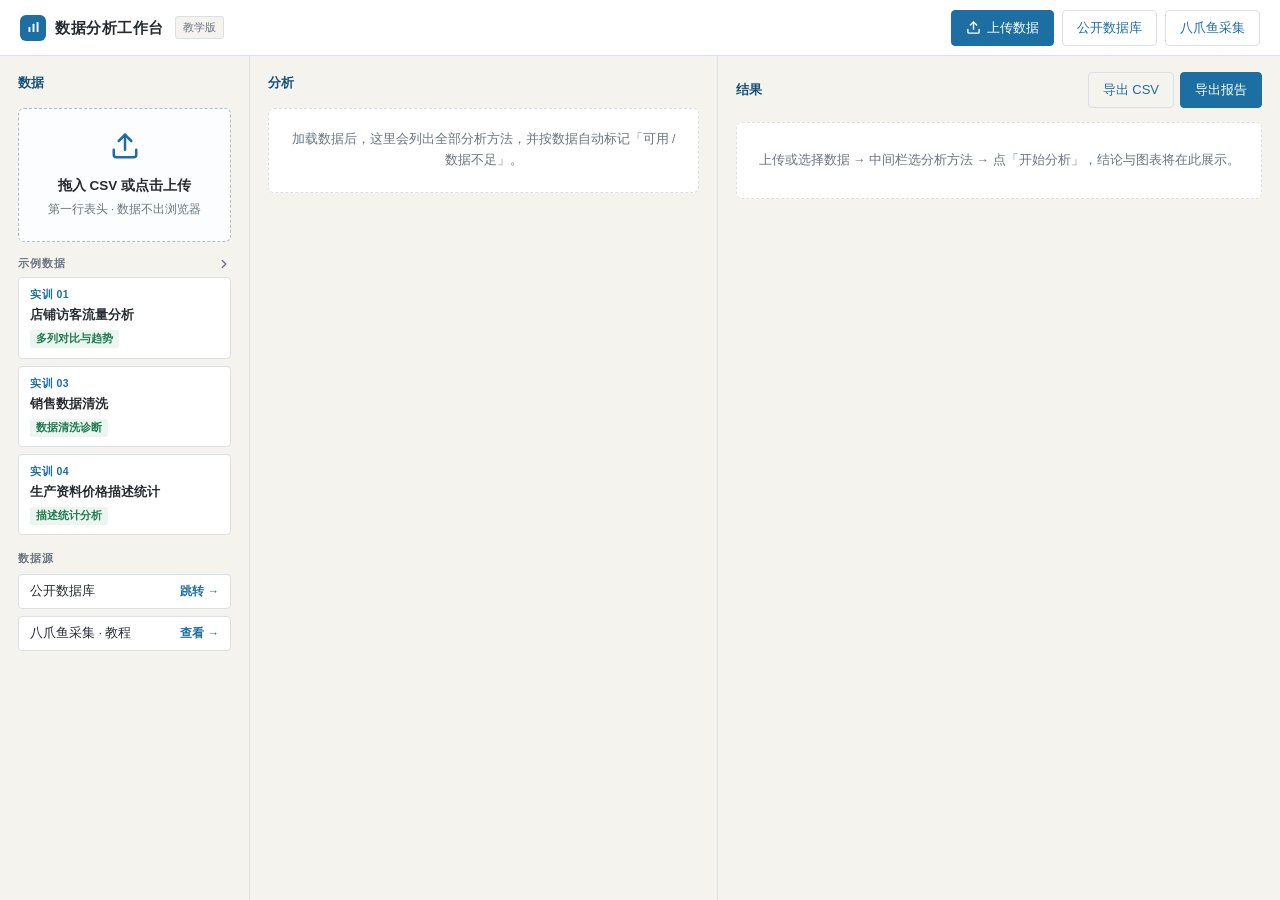
<file: index.html>
<!DOCTYPE html>
<html lang="zh-CN">
<head>
<meta charset="UTF-8">
<meta name="viewport" content="width=device-width, initial-scale=1.0">
<title>数据分析工作台</title>
<style>
:root{--brand:#1D6FA3;--brand-dark:#14517A;--brand-light:#E8F1F8;--accent:#D89A1E;--ok:#1E7A50;--bad:#B4382C;--purple:#5B4AA8;--teal:#2C7A7B;--gray:#6B7480;--text:#262B31;--line:#D9E0E8;--bg:#F5F3EE;--card:#fff;--rule:#D9E0E8;--serif:"Source Han Serif SC","Noto Serif CJK SC","STZhongsong","SimSun",Georgia,"Times New Roman",serif;}
*{box-sizing:border-box;margin:0;padding:0}
html,body{height:100%}
body{font-family:"Microsoft YaHei","微软雅黑","PingFang SC","Helvetica Neue",Arial,sans-serif;background:var(--bg);color:var(--text);font-size:14px;line-height:1.7}
button{font-family:inherit;cursor:pointer}
:focus-visible{outline:2px solid var(--brand);outline-offset:2px}
.hidden{display:none!important}

/* ---------- 顶栏 ---------- */
.topbar{height:56px;background:var(--card);border-bottom:1px solid var(--line);display:flex;align-items:center;justify-content:space-between;padding:0 20px;position:sticky;top:0;z-index:20}
.brand{display:flex;align-items:center;gap:9px}
.brand .logo{width:26px;height:26px;background:var(--brand);border-radius:6px;display:flex;align-items:center;justify-content:center}
.brand .logo svg{width:15px;height:15px;color:#fff}
.brand .nm{font-size:15px;font-weight:700;letter-spacing:.5px}
.brand .ver{font-size:11px;color:var(--gray);font-weight:400;background:var(--bg);border:1px solid var(--line);border-radius:3px;padding:1px 7px;margin-left:2px}
.top-actions{display:flex;gap:8px}
.tb-btn{display:inline-flex;align-items:center;gap:6px;font-size:13px;color:var(--brand);background:transparent;border:1px solid var(--line);border-radius:4px;padding:7px 14px;min-height:36px;font-weight:500;transition:all .15s}
.tb-btn:hover{background:var(--brand-light);border-color:var(--brand)}
.tb-btn.primary{background:var(--brand);color:#fff;border-color:var(--brand)}
.tb-btn.primary:hover{background:var(--brand-dark)}
.tb-btn svg{width:15px;height:15px}

/* ---------- 三栏工作区 ---------- */
.workbench{display:grid;grid-template-columns:250px 1fr 1.2fr;height:calc(100vh - 56px)}
.col{overflow-y:auto;padding:16px 18px;border-right:1px solid var(--line)}
.col:last-child{border-right:none}
.col-h{font-size:13px;font-weight:700;color:var(--brand-dark);margin-bottom:14px;display:flex;align-items:center;gap:7px;justify-content:space-between}
.col-h svg{width:16px;height:16px;color:var(--brand);flex:0 0 16px}
.col-h .l{display:flex;align-items:center;gap:7px}
.sec-lbl{font-size:11px;color:var(--gray);font-weight:600;letter-spacing:1px;margin:14px 0 6px}
.sec-lbl.fold-head{display:flex;align-items:center;justify-content:space-between;width:100%;background:none;border:none;cursor:pointer;text-align:left;padding:0;font-size:11px;font-weight:600;color:var(--gray);letter-spacing:1px}
.sec-lbl.fold-head:hover{color:var(--brand)}
.sec-lbl.fold-head .fold-arrow{width:14px;height:14px;color:var(--gray);transition:transform .18s;flex:0 0 auto}
.sec-lbl.fold-head.open .fold-arrow{transform:rotate(90deg)}
.fold-body .sample-more{display:none}
.fold-body.open .sample-more{display:block}

/* ---------- 左栏：数据 ---------- */
.upload-box{border:1.5px dashed #AEBDCC;border-radius:6px;padding:22px 14px;text-align:center;cursor:pointer;background:#FCFDFE;transition:all .15s}
.upload-box:hover{border-color:var(--brand);background:var(--brand-light)}
.upload-box svg{width:30px;height:30px;color:var(--brand);margin-bottom:6px}
.upload-box .t{font-size:13.5px;font-weight:700}
.upload-box .s{font-size:11.5px;color:var(--gray);margin-top:2px}
.sample-item{border:1px solid var(--line);border-radius:4px;padding:8px 11px;font-size:12.5px;cursor:pointer;background:#fff;margin-bottom:7px;transition:all .15s}
.sample-item:hover{border-color:var(--brand);background:#FBFCFE}
.sample-item .no{font-size:10.5px;font-weight:700;color:var(--brand);letter-spacing:.5px}
.sample-item .nm{font-weight:600;margin-top:1px}
.sample-item .tp{font-size:10.5px;color:var(--ok);background:#EDF5F0;border-radius:2px;padding:0 6px;margin-top:4px;display:inline-block;font-weight:600}
.src-link{display:flex;align-items:center;justify-content:space-between;font-size:12.5px;color:var(--text);border:1px solid var(--line);border-radius:4px;padding:8px 11px;margin-bottom:7px;cursor:pointer;background:#fff;transition:all .15s;text-align:left;width:100%}
.src-link:hover{border-color:var(--brand);background:#FBFCFE}
.src-link .go{color:var(--brand);font-size:11.5px;font-weight:600}
.var-list{margin-top:6px}
.var-item{display:flex;align-items:center;gap:7px;font-size:12.5px;padding:4px 0}
.v-dot{width:7px;height:7px;border-radius:50%;flex:0 0 7px}
.v-name{flex:1;min-width:0;overflow:hidden;text-overflow:ellipsis;white-space:nowrap}
.v-type{font-size:10.5px;color:var(--gray)}
.var-note{font-size:11px;color:var(--gray);margin-top:8px;line-height:1.6}
.src-meta{font-size:12px;color:var(--gray);background:var(--card);border:1px solid var(--line);border-radius:4px;padding:8px 11px;margin-bottom:10px}

/* ---------- 中栏：分析 ---------- */
.an-group{margin-bottom:16px}
.an-group-t{font-size:11px;color:var(--gray);font-weight:600;letter-spacing:1px;margin-bottom:6px;padding-bottom:4px;border-bottom:1px solid var(--line)}
.an-card{display:flex;align-items:center;gap:10px;width:100%;text-align:left;border:1px solid var(--line);border-radius:5px;padding:9px 12px;margin-bottom:7px;background:#fff;transition:all .15s}
.an-card:hover{border-color:var(--brand);background:#FBFCFE}
.an-card.sel{border-color:var(--brand);box-shadow:0 0 0 1px var(--brand);background:var(--brand-light)}
.an-card .ic{width:20px;height:20px;color:var(--brand);flex:0 0 20px}
.an-card .ic svg{width:20px;height:20px}
.an-card .nm{font-size:13.5px;font-weight:600;flex:1;min-width:0}
.an-card .nm .short{display:block;font-size:11px;color:var(--gray);font-weight:400;margin-top:1px}
.badge{font-size:10.5px;font-weight:600;border-radius:3px;padding:2px 7px;flex:0 0 auto;letter-spacing:.3px}
.badge.ok{background:var(--brand-light);color:var(--brand)}
.badge.no{background:#EEF0F3;color:var(--gray)}
.badge.shell{background:#FBF3E2;color:#9A6A12}
.an-empty{font-size:12.5px;color:var(--gray);background:var(--card);border:1px dashed var(--line);border-radius:6px;padding:20px 16px;text-align:center;line-height:1.7}
.cfg-wrap{margin-top:14px;background:var(--card);border:1px solid var(--line);border-radius:6px;padding:14px}
.cfg-wrap .ttl{font-size:13px;font-weight:700;color:var(--brand-dark);margin-bottom:10px}
.cfg-row{display:flex;align-items:center;gap:12px;flex-wrap:wrap;margin-bottom:12px}
.cfg-row label{font-size:13px;font-weight:600;color:var(--brand-dark);min-width:90px}
.cfg-row select,.cfg-row input[type=number]{font-family:inherit;font-size:14px;padding:8px 10px;border:1.5px solid var(--line);border-radius:3px;background:#fff;min-height:40px;min-width:160px;color:var(--text)}
.cfg-row select:focus,.cfg-row input:focus{outline:none;border-color:var(--brand)}
.hint{font-size:12px;color:var(--gray)}
.out-opts{margin-top:14px;padding-top:12px;border-top:1px dashed var(--line)}
.out-ttl{font-size:13px;font-weight:700;color:var(--brand-dark);margin-bottom:8px}
.out-row{display:flex;gap:16px;flex-wrap:wrap}
.out-item{display:inline-flex;align-items:center;gap:5px;font-size:12.5px;color:var(--text);cursor:pointer;user-select:none}
.out-item input{width:15px;height:15px;accent-color:var(--brand);cursor:pointer}
.run-btn{display:inline-flex;align-items:center;gap:7px;background:var(--brand);color:#fff;border:none;border-radius:4px;padding:10px 20px;font-size:14px;font-weight:600;min-height:42px;margin-top:6px}
.run-btn:hover{background:var(--brand-dark)}
.run-btn svg{width:16px;height:16px}

/* ---------- 右栏：结果 ---------- */
.ws-empty{font-size:12.5px;color:var(--gray);background:var(--card);border:1px dashed var(--line);border-radius:6px;padding:26px 18px;text-align:center;line-height:1.8}
#result.no-metric .metric{display:none}
#result.no-chart .chart-box{display:none}
#result.no-formula .formula-card{display:none}
#result.no-finding .finding{display:none}
.report-head{padding:13px 16px;background:var(--brand-light);border:1px solid var(--brand);border-left:4px solid var(--brand);border-radius:6px;margin-bottom:14px}
.report-head .rh-method{font-size:15px;font-weight:700;color:var(--brand-dark)}
.report-head .rh-meta{font-size:12px;color:var(--gray);margin-top:3px}
.report-head .rh-sum{font-size:13px;color:var(--text);margin-top:7px;line-height:1.7}
.report-head .rh-tag{font-size:11px;font-weight:700;color:var(--brand);background:#fff;border:1px solid var(--brand);border-radius:3px;padding:1px 7px;margin-right:8px;white-space:nowrap}

/* ---------- 弹窗 ---------- */
.modal-mask{position:fixed;inset:0;background:rgba(20,26,33,.42);z-index:50;display:flex;align-items:center;justify-content:center;padding:20px}
.modal{background:var(--card);border-radius:8px;max-width:560px;width:100%;max-height:82vh;overflow-y:auto;box-shadow:0 16px 48px rgba(0,0,0,.18)}
.modal-h{display:flex;align-items:center;justify-content:space-between;padding:16px 20px;border-bottom:1px solid var(--line)}
.modal-h .t{font-size:15px;font-weight:700}
.modal-x{background:transparent;border:none;font-size:22px;color:var(--gray);cursor:pointer;line-height:1;padding:2px 6px}
.modal-b{padding:16px 20px 20px}
.db-item{display:flex;align-items:center;justify-content:space-between;border-bottom:1px solid #EEF2F6;padding:10px 2px}
.db-item:last-child{border-bottom:none}
.db-item .n{font-size:13.5px}
.db-item .n small{display:block;font-size:11px;color:var(--gray)}
.db-item a{color:var(--brand);font-size:12.5px;text-decoration:none;font-weight:600;flex:0 0 auto}
.db-item a:hover{text-decoration:underline}
.oct-step{display:flex;gap:10px;padding:8px 0;font-size:13px;line-height:1.7}
.oct-step .no{flex:0 0 22px;height:22px;border-radius:50%;background:var(--brand);color:#fff;font-size:12px;font-weight:700;display:flex;align-items:center;justify-content:center;margin-top:2px}
.oct-step .tx{flex:1;min-width:0}

/* ---------- 结果样式（复用现有引擎输出） ---------- */
.pre-tbl{width:100%;border-collapse:collapse;font-size:12.5px;margin:8px 0 4px}
.pre-tbl th{background:#F1F5F9;color:#14517A;font-weight:700;text-align:left;padding:7px 10px;border-bottom:2px solid var(--line)}
.pre-tbl td{padding:6px 10px;border-bottom:1px solid #EEF2F6}
.pre-tbl td.num{text-align:right;font-family:Georgia,"Times New Roman",serif}
.pre-ok{color:#1E8E5A;font-weight:700}
.pre-bad{color:#C0392B;font-weight:700}
@media (max-width:768px){
  html,body{height:auto}
  .topbar{height:auto;min-height:56px;padding:8px 12px;gap:8px;flex-wrap:wrap}
  .top-actions{margin-left:auto}
  .tb-btn{padding:7px 9px}
  .workbench{display:block;height:auto;min-height:calc(100vh - 56px)}
  .col{overflow:visible;padding:14px 12px;border-right:none;border-bottom:1px solid var(--line)}
  .col:last-child{border-bottom:none}
  .cfg-row label{min-width:0;flex-basis:100%}
  .cfg-row select,.cfg-row input[type=number],.cfg-row input[type=text]{width:100%;min-width:0}
}

/* ---------- Step3 结果 ---------- */
.result-toolbar{display:flex;gap:10px;margin-bottom:18px;flex-wrap:wrap;align-items:center}
.result-toolbar .rt-status{font-size:13px;color:var(--ok);font-weight:600;display:inline-flex;align-items:center;gap:6px;margin-left:auto}
.result-toolbar .rt-status svg{width:16px;height:16px}
.res-block{background:var(--card);border:1px solid var(--line);border-radius:4px;
  padding:20px 22px;margin-bottom:16px;scroll-margin-top:12px}
.res-block .rb-title{font-size:15px;font-weight:700;color:var(--brand-dark);margin-bottom:12px;
  display:flex;align-items:center;gap:8px}
.res-block .rb-title .rb-no{background:var(--brand);color:#fff;font-size:12px;font-weight:700;
  width:22px;height:22px;border-radius:2px;display:inline-flex;align-items:center;justify-content:center;flex:0 0 22px}
.res-block .rb-title svg{width:18px;height:18px;color:var(--brand);flex:0 0 18px}
.metric-grid{display:grid;grid-template-columns:repeat(auto-fill,minmax(150px,1fr));gap:10px;margin-bottom:6px}
.metric{background:#FAFBFC;border:1px solid var(--line);border-radius:3px;padding:10px 12px}
.metric .m-label{font-size:11.5px;color:var(--gray);font-weight:600}
.metric .m-value{font-family:Georgia,"Times New Roman",serif;font-size:18px;font-weight:700;color:var(--brand-dark);line-height:1.35}
.metric .m-unit{font-size:11.5px;color:var(--gray);margin-left:3px;font-weight:400}
.metric.hl{background:var(--brand-light);border-color:var(--brand)}
.metric.hl .m-value{color:var(--brand)}
.metric.warn{background:#FBF7EE;border-color:#E8D5AC}
.metric.warn .m-value{color:#9A6A12}
.chart-box{margin:10px 0 4px}
.chart-box svg{width:100%;height:auto;display:block}
.chart-cap{font-size:12px;color:var(--gray);margin-top:4px}
.formula-card{background:#F8F9FA;border-left:3px solid var(--accent);border-radius:2px;
  padding:12px 16px;margin:10px 0;font-size:13.5px}
.formula-card .f-label{font-size:11px;font-weight:700;color:#9A6A12;letter-spacing:1px;margin-bottom:3px}
.formula-card .f-expr{font-weight:700;color:var(--text);font-family:"Cambria Math","STIXGeneral",Georgia,serif;font-size:14.5px}
.formula-card .f-sub{color:#4A5568;font-size:13px;margin-top:2px}
.formula-card .f-res{color:var(--brand);font-weight:700;margin-top:2px}
.finding{display:flex;gap:10px;padding:9px 12px;border-radius:2px;margin:7px 0;align-items:flex-start;font-size:13.5px}
.finding .f-badge{flex:0 0 auto;font-size:11.5px;font-weight:700;padding:2px 9px;border-radius:2px;margin-top:2px}
.finding .f-body{flex:1}
.finding .f-title{font-weight:700}
.f-fact{background:#F0F5FA}.f-fact .f-badge{background:var(--brand);color:#fff}
.f-anl{background:#FAF5EA}.f-anl .f-badge{background:#C88A10;color:#fff}
.f-sug{background:#EDF5F0}.f-sug .f-badge{background:var(--ok);color:#fff}
.f-warn{background:#FAEEEC}.f-warn .f-badge{background:var(--bad);color:#fff}
.qa-note{font-size:12px;color:var(--gray);margin-top:10px;display:flex;gap:8px;align-items:center}
.qa-note svg{width:15px;height:15px;color:var(--ok);flex:0 0 15px}
.warn-box{background:#FAEEEC;border:1px solid #E9C2BA;border-radius:2px;padding:12px 16px;
  margin:10px 0;font-size:13px;display:flex;gap:10px}
.warn-box svg{width:18px;height:18px;color:var(--bad);flex:0 0 18px;margin-top:2px}


</style>
</head>
<body>
<header class="topbar">
  <div class="brand">
    <span class="logo"><svg viewBox="0 0 24 24" fill="none" stroke="currentColor" stroke-width="2.4" stroke-linecap="round" stroke-linejoin="round"><rect x="4" y="11" width="3" height="8" rx=".8" fill="currentColor" stroke="none"/><rect x="10.5" y="6" width="3" height="13" rx=".8" fill="currentColor" stroke="none"/><rect x="17" y="3" width="3" height="16" rx=".8" fill="currentColor" stroke="none"/></svg></span>
    <span class="nm">数据分析工作台</span>
    <span class="ver">教学版</span>
  </div>
  <div class="top-actions">
    <button class="tb-btn primary" id="btnUploadTop"><svg viewBox="0 0 24 24" fill="none" stroke="currentColor" stroke-width="2.2" stroke-linecap="round" stroke-linejoin="round"><path d="M21 15v4a2 2 0 0 1-2 2H5a2 2 0 0 1-2-2v-4"/><polyline points="17 8 12 3 7 8"/><line x1="12" y1="3" x2="12" y2="15"/></svg>上传数据</button>
    <button class="tb-btn" id="btnDBTop">公开数据库</button>
    <button class="tb-btn" id="btnOctTop">八爪鱼采集</button>
  </div>
</header>

<main class="workbench">
  <!-- 左栏：数据 -->
  <section class="col">
    <div class="col-h"><span class="l">数据</span></div>
    <div class="upload-box" id="uploadBox">
      <svg viewBox="0 0 24 24" fill="none" stroke="currentColor" stroke-width="2" stroke-linecap="round" stroke-linejoin="round"><path d="M21 15v4a2 2 0 0 1-2 2H5a2 2 0 0 1-2-2v-4"/><polyline points="17 8 12 3 7 8"/><line x1="12" y1="3" x2="12" y2="15"/></svg>
      <div class="t">拖入 CSV 或点击上传</div>
      <div class="s">第一行表头 · 数据不出浏览器</div>
    </div>
    <input type="file" id="fileInput" accept=".csv,text/csv" class="hidden">
    <button type="button" class="sec-lbl fold-head" id="sampleFold" aria-expanded="false"><span>示例数据</span><svg class="fold-arrow" viewBox="0 0 24 24" fill="none" stroke="currentColor" stroke-width="2.4" stroke-linecap="round" stroke-linejoin="round"><polyline points="9 18 15 12 9 6"/></svg></button>
    <div id="sampleList" class="fold-body"></div>
    <div class="sec-lbl">数据源</div>
    <button class="src-link" id="btnDB"><span>公开数据库</span><span class="go">跳转 →</span></button>
    <button class="src-link" id="btnOct"><span>八爪鱼采集 · 教程</span><span class="go">查看 →</span></button>
    <div class="sec-lbl" id="varSecLbl" style="display:none">变量列表</div>
    <div class="src-meta hidden" id="srcMeta"></div>
    <div class="var-list" id="varList"></div>
  </section>

  <!-- 中栏：分析 -->
  <section class="col">
    <div class="col-h"><span class="l">分析</span></div>
    <div class="an-empty" id="anEmpty">加载数据后，这里会列出全部分析方法，并按数据自动标记「可用 / 数据不足」。</div>
    <div id="anGroups"></div>
    <div class="cfg-wrap hidden" id="cfgWrap">
      <div class="ttl">参数设置</div>
      <div id="cfgFields"></div>
      <div class="out-opts">
        <div class="out-ttl">输出选项</div>
        <div class="out-row">
          <label class="out-item"><input type="checkbox" id="optMetric" checked>指标卡</label>
          <label class="out-item"><input type="checkbox" id="optChart" checked>图表</label>
          <label class="out-item"><input type="checkbox" id="optFormula">公式</label>
          <label class="out-item"><input type="checkbox" id="optFinding" checked>解读</label>
        </div>
      </div>
      <button class="run-btn" id="btnRun"><svg viewBox="0 0 24 24" fill="none" stroke="currentColor" stroke-width="2.2" stroke-linecap="round" stroke-linejoin="round"><polygon points="6 3 20 12 6 21 6 3"/></svg>开始分析</button>
    </div>
  </section>

  <!-- 右栏：结果 -->
  <section class="col">
    <div class="col-h"><span class="l">结果</span><span style="display:flex;gap:6px;align-items:center"><button class="tb-btn" id="btnCSV">导出 CSV</button><button class="tb-btn primary" id="btnExport">导出报告</button></span></div>
    <div class="ws-empty" id="result">上传或选择数据 → 中间栏选分析方法 → 点「开始分析」，结论与图表将在此展示。</div>
  </section>
</main>

<!-- 弹窗容器 -->
<div class="modal-mask hidden" id="modalMask">
  <div class="modal" id="modal"></div>
</div>

<script>
"use strict";
var C = {brand:"#1D6FA3", brandD:"#14517A", accent:"#D89A1E", ok:"#1E8E5A", bad:"#C0392B",
  purple:"#6B46C1", teal:"#2C7A7B", gray:"#8A94A0", text:"#2D3748", line:"#E2E8F0"};

/* ---------- 数字格式化 ---------- */
function fmtNum(v, d){ if(v===null||v===undefined||!isFinite(v)) return "—";
  d = (d===undefined?1:d); return v.toLocaleString("zh-CN",{minimumFractionDigits:0,maximumFractionDigits:d}); }
function fmtPct(v, d){ return (v*100).toFixed(d===undefined?1:d)+"%"; }
function fmtSigned(v, d){ var s=fmtNum(v,d); return (v>0?"+":"")+s; }
function round(v, d){ var p=Math.pow(10,d===undefined?2:d); return Math.round(v*p)/p; }
function sum(a){ return a.reduce(function(s,v){return s+v;},0); }
function mean(a){ return a.length? sum(a)/a.length : NaN; }
function isLikelyTotalColumn(name){ return /^(总|合计|总计)|(?:总数|合计|总计|total|sum)$/i.test(String(name||"").trim()); }

/* =====================================================================
 * 1. CSV 解析（支持引号包裹、逗号、BOM；UTF-8）
 * ===================================================================== */
function parseCSV(text){
  text = text.replace(/^\uFEFF/, "").replace(/\r\n?/g, "\n");
  var rows=[], row=[], cell="", inQ=false, i, c;
  for(i=0;i<text.length;i++){
    c=text[i];
    if(inQ){
      if(c==='"'){ if(text[i+1]==='"'){cell+='"';i++;} else inQ=false; }
      else cell+=c;
    } else {
      if(c==='"'){ inQ=true; }
      else if(c===','){ row.push(cell); cell=""; }
      else if(c==='\n'){ row.push(cell); rows.push(row); row=[]; cell=""; }
      else cell+=c;
    }
  }
  if(cell!==""||row.length){ row.push(cell); rows.push(row); }
  rows = rows.filter(function(r){ return r.some(function(x){ return x.trim()!==""; }); });
  if(rows.length<2) return null;
  var headers = rows[0].map(function(h){ return String(h).trim(); });
  var data = rows.slice(1).map(function(r){
    while(r.length<headers.length) r.push("");
    return headers.map(function(_,k){ return (r[k]!==undefined? String(r[k]).trim() : ""); });
  });
  return {headers:headers, rows:data};
}

/* 单元格数值解析："" → null(缺失)；可解析 → number；否则 NaN(文本) */
function parseNum(s){
  if(s===null||s===undefined) return null;
  var t=String(s).trim();
  if(t==="") return null;
  t=t.replace(/,/g,"").replace(/[¥￥]/g,"").replace(/\s+/g,"");
  if(t==="-"||t==="--"||t==="NA"||t==="N/A"||t==="null") return null;
  // 严格数字格式：残缺日期（2024-2-30）与日期串不得被 parseFloat 截断吞掉
  if(!/^[-+]?(\d+(\.\d+)?|\.\d+)$/.test(t)) return NaN;
  var v=parseFloat(t);
  return isNaN(v)? NaN : v;
}
function isNumCol(rows, k){
  var n=0, ok=0;
  for(var i=0;i<rows.length;i++){ var v=parseNum(rows[i][k]); if(v!==null){ n++; if(!isNaN(v)) ok++; } }
  return n>0 && ok/n>=0.85;
}
function colValues(rows, k){ // 数值化后的数组（null 跳过）
  var out=[];
  for(var i=0;i<rows.length;i++){ var v=parseNum(rows[i][k]); if(v!==null&&!isNaN(v)) out.push(v); }
  return out;
}

/* =====================================================================
 * 2. 描述统计引擎（口径对齐教材：样本方差 ddof=1、众数取最小、Excel 分位数）
 * ===================================================================== */
function quantileSorted(s, p){
  var pos=(s.length-1)*p, lo=Math.floor(pos), hi=Math.ceil(pos);
  return s[lo]+(s[hi]-s[lo])*(pos-lo);
}
function describe(arr){
  var n=arr.length, s=arr.slice().sort(function(a,b){return a-b;}), i, m=sum(s)/n;
  var median = n%2? s[(n-1)/2] : (s[n/2-1]+s[n/2])/2;
  var freq={}, mode=null, mf=0, k;
  for(i=0;i<n;i++){ freq[s[i]]=(freq[s[i]]||0)+1; }
  for(k in freq){ if(freq[k]>mf){ mf=freq[k]; mode=parseFloat(k); } }
  var min=s[0], max=s[n-1], range=max-min;
  var q1=quantileSorted(s,0.25), q3=quantileSorted(s,0.75), iqr=q3-q1;
  var varr=0, m3=0, m4=0;
  for(i=0;i<n;i++){ var d=s[i]-m; varr+=d*d; m3+=d*d*d; m4+=d*d*d*d; }
  var variance=varr/(n-1), std=Math.sqrt(variance), cv=m? std/m : NaN;
  var skew = std>0? (m3/n)/(std*std*std) : NaN;
  var kurt = std>0? (m4/n)/(std*std*std*std)-3 : NaN;
  return {n:n,min:min,max:max,range:range,mean:m,median:median,mode:mode,
    q1:q1,q3:q3,iqr:iqr,variance:variance,std:std,cv:cv,skew:skew,kurt:kurt,sum:m*n};
}

/* =====================================================================
 * 3. 相关与回归（最小二乘一元线性回归 + 皮尔逊 r）
 * ===================================================================== */
function linreg(xs, ys){
  var n=Math.min(xs.length,ys.length), i, mx=mean(xs), my=mean(ys);
  var sxy=0, sxx=0, syy=0;
  for(i=0;i<n;i++){ var dx=xs[i]-mx, dy=ys[i]-my; sxy+=dx*dy; sxx+=dx*dx; syy+=dy*dy; }
  var b=sxx!==0? sxy/sxx : NaN, a=my-b*mx;
  var r=Math.sqrt(sxx)*Math.sqrt(syy)!==0? sxy/Math.sqrt(sxx*syy) : NaN;
  var r2=r*r;
  function predict(x0){ return a+b*x0; }
  return {n:n,a:a,b:b,r:r,r2:r2,predict:predict,meanX:mx,meanY:my};
}
function corrStrength(r){
  var a=Math.abs(r);
  if(a>=0.8) return "高度相关";
  if(a>=0.5) return "显著相关";
  if(a>=0.3) return "低度相关";
  return "弱相关（几乎不相关）";
}
/* 成对剔除空值，取两列数值数组 */
function pairValues(rows, ci, cj){
  var xs=[], ys=[], i;
  for(i=0;i<rows.length;i++){
    var x=parseNum(rows[i][ci]), y=parseNum(rows[i][cj]);
    if(x==null||y==null||isNaN(x)||isNaN(y)) continue;
    xs.push(x); ys.push(y);
  }
  return {xs:xs, ys:ys};
}
/* 皮尔逊相关系数（输入等长、已清洗的数值数组） */
function pearson(xs, ys){
  var n=xs.length;
  if(n<3) return null;
  var mx=mean(xs), my=mean(ys), sxx=0, syy=0, sxy=0, i;
  for(i=0;i<n;i++){ var dx=xs[i]-mx, dy=ys[i]-my; sxx+=dx*dx; syy+=dy*dy; sxy+=dx*dy; }
  var den=Math.sqrt(sxx*syy);
  return den===0? null : sxy/den;
}
/* 斯皮尔曼等级相关系数（秩相关，对异常值/非正态更稳健） */
function spearman(xs, ys){
  var rx=rankAll(xs), ry=rankAll(ys);
  return pearson(rx, ry);
}
/* 相关矩阵表格（带相关性色阶） */
function corrTableHtml(names, mat){
  var h='<table class="pre-tbl"><tr><th></th>';
  names.forEach(function(n){ h+='<th style="text-align:center">'+escXML(n)+'</th>'; });
  h+='</tr>';
  for(var i=0;i<names.length;i++){
    h+='<tr><th>'+escXML(names[i])+'</th>';
    for(var j=0;j<names.length;j++){
      var r=mat[i][j];
      var bg = r==null? '' : ('background:'+corrColor(r));
      h+='<td class="num" style="'+bg+';text-align:center">'+(r==null?'·':fmtNum(r,2))+'</td>';
    }
    h+='</tr>';
  }
  h+='</table>';
  return h;
}
function corrColor(r){
  var a=0.08+0.72*Math.abs(r);
  return r>=0? 'rgba(29,111,163,'+a.toFixed(3)+')' : 'rgba(210,60,50,'+a.toFixed(3)+')';
}

/* =====================================================================
 * 4. 时间序列分析（发展水平/增长量/环比定基速度/几何平均/趋势方程/预测）
 * ===================================================================== */
function tsAnalysis(ys){
  var n=ys.length, i, first=ys[0], last=ys[n-1];
  var avgLevel=sum(ys)/n;
  var avgGrowth=(last-first)/(n-1);
  var chain=[], fixed=[];
  for(i=1;i<n;i++){ chain.push(ys[i]/ys[i-1]); fixed.push(ys[i]/first); }
  fixed.unshift(1);
  var geoMean=first>0? Math.pow(last/first, 1/(n-1)) : NaN;
  var t=ys.map(function(_,k){return k;});
  var tr=linreg(t, ys);
  return {n:n, first:first, last:last, avgLevel:avgLevel, avgGrowth:avgGrowth,
    chain:chain, fixed:fixed, geoMean:geoMean, trend:tr};
}
function tsForecast(tr, targetT){ return tr.predict(targetT); }

/* =====================================================================
 * 5. 统计指数（拉氏/帕氏综合指数 + 因素分析，口径对齐教材）
 * ===================================================================== */
function indexAnalysis(q0, q1, p0, p1){
  var n=q0.length, i;
  var s00=0, s10=0, s01=0, s11=0;
  for(i=0;i<n;i++){ s00+=q0[i]*p0[i]; s10+=q1[i]*p0[i]; s01+=q0[i]*p1[i]; s11+=q1[i]*p1[i]; }
  var kqL=s00? s10/s00 : NaN,   // 拉氏产量指数 Σq1p0/Σq0p0
      kqP=s01? s11/s01 : NaN,   // 帕氏产量指数 Σq1p1/Σq0p1
      kpL=s00? s01/s00 : NaN,   // 拉氏价格指数 Σq0p1/Σq0p0
      kpP=s10? s11/s10 : NaN,   // 帕氏价格指数 Σq1p1/Σq1p0
      kTotal=s00? s11/s00 : NaN;
  var eQ=s10-s00, eP=s11-s10, eTotal=s11-s00;
  var qEffects=[], pEffects=[], iq=[], ip=[];
  for(i=0;i<n;i++){
    iq.push(q1[i]/q0[i]); ip.push(p1[i]/p0[i]);
    qEffects.push(q1[i]*p0[i]-q0[i]*p0[i]); pEffects.push(q1[i]*p1[i]-q1[i]*p0[i]);
  }
  var relConsistent=Math.abs(kqL*kpP-kTotal)<1e-6;
  var absConsistent=Math.abs(eQ+eP-eTotal)<1e-6;
  return {s00:s00,s10:s10,s01:s01,s11:s11,kqL:kqL,kqP:kqP,kpL:kpL,kpP:kpP,
    kTotal:kTotal,eQ:eQ,eP:eP,eTotal:eTotal,iq:iq,ip:ip,
    qEffects:qEffects,pEffects:pEffects,relConsistent:relConsistent,absConsistent:absConsistent};
}

/* =====================================================================
 * 6. 抽样估计（z=1.96 大样本均值区间 / 比例区间 / 样本量）
 * ===================================================================== */
var Z95=1.96;
function meanInterval(arr){
  var st=describe(arr), se=st.std/Math.sqrt(st.n), margin=Z95*se;
  return {n:st.n, mean:st.mean, std:st.std, se:se, margin:margin,
    lower:st.mean-margin, upper:st.mean+margin, large:st.n>=30};
}
function propInterval(binaries){
  var n=binaries.length, k=binaries.filter(Boolean).length, p=k/n;
  var se=Math.sqrt(p*(1-p)/n), margin=Z95*se;
  return {n:n,k:k,p:p,se:se,margin:margin,lower:p-margin,upper:p+margin,
    np:k, nq:n-k, checkOK:k>=5 && (n-k)>=5};
}
function requiredSampleSize(sigma, E, z){ z=z||Z95; return Math.ceil((z*sigma/E)*(z*sigma/E)); }

/* ===== t 检验 helpers（追加于 requiredSampleSize 之后） ===== */
/* =====================================================================
 * 7.5  t 检验统计函数（独立 / 配对 / 单样本 — Welch 与 Student 可选）
 *      p 值通过正则化不完全 Beta 函数计算（CDF），与 scipy/statsmodels 一致
 * ===================================================================== */
function lGamma(x){
  // Lanczos 近似 — Numerical Recipes 风格
  var cof=[76.18009172947146, -86.50532032941677, 24.01409824083091,
           -1.2317735763244911, 0.00120858097003216, -0.0000053952393844999];
  var y=x, tmp=x+5.5;
  tmp-=(x+0.5)*Math.log(tmp);
  var ser=1.000000000190015;
  for(var j=0;j<6;j++) ser+=cof[j]/++y;
  return -tmp + Math.log(2.5066282746310005*ser/x);
}
function betaIncCF(a,b,x){
  // 连分式 (Lentz) — Regularized incomplete beta function 的连分式部分
  var qab=a+b, qap=a+1, qam=a-1;
  var c=1, d=1-qab*x/qap;
  if(Math.abs(d)<1e-300) d=1e-300;
  d=1/d;
  var h=d;
  for(var m=1;m<=200;m++){
    var m2=2*m;
    var aa=m*(b-m)*x/((qam+m2)*(a+m2));
    d=1+aa*d; if(Math.abs(d)<1e-300) d=1e-300;
    c=1+aa/c; if(Math.abs(c)<1e-300) c=1e-300;
    d=1/d; h*=d*c;
    aa=-(a+m)*(qab+m)*x/((a+m2)*(qap+m2));
    d=1+aa*d; if(Math.abs(d)<1e-300) d=1e-300;
    c=1+aa/c; if(Math.abs(c)<1e-300) c=1e-300;
    d=1/d; var del=d*c; h*=del;
    if(Math.abs(del-1)<3e-10) break;
  }
  return h;
}
function betaInc(a,b,x){
  if(x<=0) return 0;
  if(x>=1) return 1;
  var lbt = lGamma(a+b) - lGamma(a) - lGamma(b)
          + a*Math.log(x) + b*Math.log(1-x);
  var bt  = Math.exp(lbt);
  if(x<(a+1)/(a+b+2)) return bt*betaIncCF(a,b,x)/a;
  return 1 - bt*betaIncCF(b,a,1-x)/b;
}
function normCdf(z){
  // 标准正态 CDF —— Abramowitz & Stegun 7.1.26 近似（精度 ~1e-7）
  var t=1/(1+0.2316419*Math.abs(z));
  var d=0.3989422804014327*Math.exp(-z*z/2);
  var p=d*t*(0.319381530 + t*(-0.356563782 + t*(1.781477937 + t*(-1.821255978 + t*1.330274429))));
  return z>=0 ? 1-p : p;
}
function tDist2tail(t, df){
  // Student-t 双尾 p 值（教材口径 = 不完全 Beta 函数）
  if(df<=0) return NaN;
  if(df>100000) return 2*(1-normCdf(Math.abs(t)));  // 大 df → 正态近似
  var x = df/(df + t*t);
  return betaInc(df/2, 0.5, x);
}
function tDist1tail(t, df){
  // 单尾 p 值（t>0: P(T>t)；t<0: P(T<t)）
  var p2=tDist2tail(t, df);
  return t >= 0 ? p2/2 : 1 - p2/2;
}
function cohenD(a, b, kind){
  // kind: "ind_pooled" | "ind_welch" | "paired" | "one"
  var ma=mean(a), mb=b?mean(b):0;
  var sa=Math.sqrt(variance(a)), sb=b?Math.sqrt(variance(b)):0;
  if(kind==="paired"){
    // a 已经是差值数组
    return mean(a) / Math.sqrt(variance(a));
  }
  if(kind==="one"){ return (ma - b) / sa; }   // b 此时是 μ0
  if(kind==="ind_pooled"){
    var na=a.length, nb=b.length;
    var sp = Math.sqrt(((na-1)*sa*sa + (nb-1)*sb*sb)/(na+nb-2));
    return (ma-mb)/sp;
  }
  // ind_welch
  return (ma-mb)/Math.sqrt((sa*sa+sb*sb)/2);
}

/* ------- t 检验主函数 ------- */
function ttestIndependent(a, b, opts){
  opts=opts||{};
  var welch = !!opts.welch;
  var alts  = !!opts.alts;    // true=双尾 false=单尾（暂不全实现，仅双尾）
  var conf  = opts.conf||0.95;
  var na=a.length, nb=b.length;
  var ma=mean(a), mb=mean(b);
  var sa=a.map(function(x){return (x-ma)*(x-ma);}).reduce(function(s,v){return s+v;},0)/(na-1);
  var sb=b.map(function(x){return (x-mb)*(x-mb);}).reduce(function(s,v){return s+v;},0)/(nb-1);
  sa=Math.sqrt(sa); sb=Math.sqrt(sb);
  var diff=ma-mb;
  var t, df, se;
  if(welch){
    var va=sa*sa/na, vb=sb*sb/nb;
    se=Math.sqrt(va+vb);
    t=diff/se;
    var num=Math.pow(va+vb,2);
    var den=(va*va)/(na-1)+(vb*vb)/(nb-1);
    df=den>0?num/den:NaN;
  } else {
    var sp=Math.sqrt(((na-1)*sa*sa+(nb-1)*sb*sb)/(na+nb-2));
    se=sp*Math.sqrt(1/na+1/nb);
    t=diff/se;
    df=na+nb-2;
  }
  var p=tDist2tail(t, df);
  var cohen=cohenD(a, b, welch?"ind_welch":"ind_pooled");
  // 置信区间（均值差）
  var crit = tCritical(df, conf);   // 双侧 t 临界值
  var ciLower=diff-crit*se, ciUpper=diff+crit*se;
  return {kind:"ind", welch:welch, n1:na, n2:nb, m1:ma, m2:mb, s1:sa, s2:sb,
          diff:diff, se:se, t:t, df:df, p:p, cohensD:cohen,
          ciLower:ciLower, ciUpper:ciUpper, conf:conf, crit:crit};
}
function ttestPaired(a, b){
  var n=Math.min(a.length, b.length);
  var d=[]; for(var i=0;i<n;i++) d.push(a[i]-b[i]);
  var md=mean(d), sd=Math.sqrt(variance(d));
  var se=sd/Math.sqrt(n);
  // sd==0 时 t 与 Cohen's d 自然为 Infinity（数学上恒等差值 → 极限）
  var t=md/se, df=n-1;
  var p=isFinite(t)? tDist2tail(t, df) : 0;
  var cohen=sd>0? cohenD(d, null, "paired") : Infinity;
  var conf=0.95, crit=tCritical(df, conf);
  var margin=crit*se;
  return {kind:"paired", n:n, m1:mean(a.slice(0,n)), m2:mean(b.slice(0,n)),
          diff:md, sd:sd, se:se, t:t, df:df, p:p, cohensD:cohen,
          ciLower:md-margin, ciUpper:md+margin, conf:conf, crit:crit,
          d:d, x:a.slice(0,n), y:b.slice(0,n)};
}
function ttestOneSample(a, mu0){
  var n=a.length, ma=mean(a), sa=Math.sqrt(variance(a));
  var se=sa/Math.sqrt(n);
  var t=(ma-mu0)/se, df=n-1, p=tDist2tail(t, df);
  var conf=0.95, crit=tCritical(df, conf);
  var cohen=cohenD(a, mu0, "one");
  return {kind:"one", n:n, mean:ma, std:sa, mu0:mu0, se:se, t:t, df:df, p:p,
          cohensD:cohen, ciLower:ma-crit*se, ciUpper:ma+crit*se,
          conf:conf, crit:crit, x:a};
}
function variance(arr){  // 样本方差 ddof=1
  var n=arr.length, m=mean(arr);
  if(n<=1) return NaN;
  var s=0; for(var i=0;i<n;i++){var d=arr[i]-m; s+=d*d;}
  return s/(n-1);
}
function tCritical(df, conf){
  // 双侧 t 临界值 —— 在 [0, hi] 单调区间二分搜索
  if(df>100000) return Math.sqrt(2)*normInv(1-(1-conf)/2);  // 大 df → 正态近似
  var alpha = (1-conf)/2;
  var lo=0, hi=30;
  while(hi-lo>1e-5){
    var mid=(lo+hi)/2;
    if(tDist2tail(mid, df) < 2*alpha) hi=mid; else lo=mid;
  }
  return (lo+hi)/2;
}
function normInv(p){
  // 标准正态逆 CDF —— Beasley-Springer-Moro 近似
  if(p<=0) p=1e-12; if(p>=1) p=1-1e-12;
  var a=[-3.969683028665376e+01, 2.209460984245205e+02, -2.759285104469687e+02,
         1.383577518672690e+02, -3.066479806614716e+01, 2.506628277459239e+00];
  var b=[-5.447609879822406e+01, 1.615858368580409e+02, -1.556989798598866e+02,
         6.680131188771972e+01, -1.328068155288572e+01];
  var c=[-7.784894002430293e-03, -3.223964580411413e-01, -2.400758277161838e+00,
        -2.549732539343734e+00, 4.374664141464968e+00, 2.938163982698783e+00];
  var d=[7.784695709041462e-03, 3.224671290700398e-01, 2.445134137142996e+00, 3.754408661907416e+00];
  var pLow=0.02425, pHigh=1-pLow;
  var q,r;
  if(p<pLow){ q=Math.sqrt(-2*Math.log(p)); return (((((c[0]*q+c[1])*q+c[2])*q+c[3])*q+c[4])*q+c[5])/((((d[0]*q+d[1])*q+d[2])*q+d[3])*q+1); }
  if(p<=pHigh){ q=p-0.5; r=q*q; return (((((a[0]*r+a[1])*r+a[2])*r+a[3])*r+a[4])*r+a[5])*q/(((((b[0]*r+b[1])*r+b[2])*r+b[3])*r+b[4])*r+1); }
  q=Math.sqrt(-2*Math.log(1-p));
  return -(((((c[0]*q+c[1])*q+c[2])*q+c[3])*q+c[4])*q+c[5])/((((d[0]*q+d[1])*q+d[2])*q+d[3])*q+1);
}

/* =====================================================================
 * 6.5 追加分布函数：F 右尾 / 卡方右尾（不完全 Gamma 正则化）
 * ===================================================================== */
function gammaincP(a, x){
  // 正则化下不完全 gamma P(a,x)=γ(a,x)/Γ(a) —— 级数展开（x ≤ a+1 时用）
  if(x<=0||a<=0) return 0;
  var ap=a, sum=1/a, del=sum;
  for(var i=0;i<300;i++){ ap+=1; del*=x/ap; sum+=del; if(Math.abs(del)<Math.abs(sum)*1e-13) break; }
  return sum*Math.exp(-x+a*Math.log(x)-lGamma(a));
}
function gammaincQ(a, x){
  // 正则化上不完全 gamma Q(a,x)=Γ(a,x)/Γ(a) —— 连分式（x > a+1 时用）
  var b=x+1-a, c=1e300, d=1/b, h=d;
  for(var i=1;i<=300;i++){
    var an=-i*(i-a); b+=2;
    d=an*d+b; if(Math.abs(d)<1e-300) d=1e-300;
    c=b+an/c; if(Math.abs(c)<1e-300) c=1e-300;
    d=1/d; var del=d*c; h*=del;
    if(Math.abs(del-1)<1e-13) break;
  }
  return Math.exp(-x+a*Math.log(x)-lGamma(a))*h;
}
function gammaincReg(a, x){ return (x > a+1) ? 1-gammaincQ(a, x) : gammaincP(a, x); }
function chi2P(x, df){
  // 卡方分布右尾概率 = 1 − P(df/2, x/2)
  if(x<=0) return 1;
  if(df<=0) return NaN;
  return 1-gammaincReg(df/2, x/2);
}
function fDistP(f, df1, df2){
  // F 分布右尾概率 = I_{df2/(df2+df1·f)}(df2/2, df1/2)
  if(f<=0) return 1;
  if(!isFinite(f)) return 0;
  var x=df2/(df2+df1*f);
  return betaInc(df2/2, df1/2, x);
}

/* =====================================================================
 * 6.6 非参数检验（秩次方法）：并列取平均秩 + 四个检验
 * ===================================================================== */
function rankAll(values){
  // 升序赋秩，并列取平均秩；返回与 values 等长的秩数组
  var idx=values.map(function(_,i){return i;});
  idx.sort(function(a,b){ return values[a]-values[b]; });
  var ranks=new Array(values.length);
  for(var i=0;i<values.length;){
    var j=i;
    while(j+1<values.length && values[idx[j+1]]===values[idx[i]]) j++;
    var avg=(i+1+j+1)/2;
    for(var k=i;k<=j;k++) ranks[idx[k]]=avg;
    i=j+1;
  }
  return ranks;
}
function tieCorrection(values){
  // 并列秩校正项 Σ(t³−t)
  var cnt={}, tie=0;
  values.forEach(function(v){ cnt[v]=(cnt[v]||0)+1; });
  Object.keys(cnt).forEach(function(k){ var t=cnt[k]; if(t>1) tie+=t*t*t-t; });
  return tie;
}
function mannWhitneyU(a, b, opts){
  // 两独立样本 Mann-Whitney U，正态近似 p（含并列秩与连续性校正）
  opts=opts||{};
  var all=a.concat(b), R=rankAll(all);
  var Ra=0; for(var i=0;i<a.length;i++) Ra+=R[i];
  var n1=a.length, n2=b.length, N=n1+n2;
  var U1=n1*n2+n1*(n1+1)/2-Ra, U2=n1*n2-U1, U=Math.min(U1,U2);
  var tie=tieCorrection(all);
  var mu=n1*n2/2;
  var sigma=Math.sqrt(n1*n2*(N+1)/12*(1 - tie/(N*N*N-N)));
  if(sigma===0) sigma=1e-12;
  var raw=U1-mu, absRaw=Math.max(0, Math.abs(raw)-(opts.continuity===false?0:0.5));
  var z=(raw<0?-absRaw:absRaw)/sigma;
  var alt=opts.alternative||"two";
  var p=alt==="g1" ? normCdf(z) : (alt==="g2" ? 1-normCdf(z) : 2*(1-normCdf(Math.abs(z))));
  var r=z/Math.sqrt(N);
  return {U:U, U1:U1, U2:U2, n1:n1, n2:n2, Ra:Ra, z:z, p:p, r:r, alternative:alt};
}
function kruskalWallisH(groups){
  // groups: [{name, values:[]}]；H ~ χ²(k−1)，含并列秩校正；ε² = H/(N−1)
  var all=[]; groups.forEach(function(g){ all=all.concat(g.values); });
  var R=rankAll(all), k=groups.length, N=all.length;
  var H=0, off=0, rankSums=[];
  groups.forEach(function(g){
    var s=0; for(var i=0;i<g.values.length;i++) s+=R[off+i];
    off+=g.values.length; rankSums.push(s);
    H+=s*s/g.values.length;
  });
  H=12/(N*(N+1))*H - 3*(N+1);
  var tie=tieCorrection(all);
  if(tie>0) H=H/(1 - tie/(N*N*N-N));
  var df=k-1, p=chi2P(H, df), eps2=H/(N-1);
  return {H:H, df:df, p:p, k:k, N:N, eps2:eps2, rankSums:rankSums};
}
function wilcoxonSignedRank(a, b, opts){
  // 配对样本，零差值剔除，|d| 赋秩，W=min(W⁺,W⁻)，正态近似 p
  opts=opts||{};
  var diff=[], signs=[];
  for(var i=0;i<Math.min(a.length,b.length);i++){
    var d=a[i]-b[i];
    if(d!==0){ diff.push(Math.abs(d)); signs.push(d>0?1:-1); }
  }
  var n=diff.length;
  if(n<1) throw new Error("所有有效配对的差值均为 0，Wilcoxon 符号秩检验不适用");
  var R=rankAll(diff);
  var Wp=0, Wn=0;
  for(var j=0;j<n;j++){ if(signs[j]>0) Wp+=R[j]; else Wn+=R[j]; }
  var W=Math.min(Wp, Wn);
  var tie=tieCorrection(diff);
  var mu=n*(n+1)/4;
  var sigma=Math.sqrt(n*(n+1)*(2*n+1)/24 - tie/48);
  if(sigma===0) sigma=1e-12;
  var raw=Wp-mu, absRaw=Math.max(0, Math.abs(raw)-(opts.continuity===false?0:0.5));
  var z=(raw<0?-absRaw:absRaw)/sigma;
  var alt=opts.alternative||"two";
  var p=alt==="g1" ? 1-normCdf(z) : (alt==="g2" ? normCdf(z) : 2*(1-normCdf(Math.abs(z))));
  return {W:W, Wp:Wp, Wn:Wn, n:n, z:z, p:p, alternative:alt};
}
function friedmanTest(matrix){
  // matrix: n 行 × k 列；行内赋秩，χ²_F ~ χ²(k−1)；Kendall's W
  var n=matrix.length, k=matrix[0].length;
  var colRankSum=new Array(k).fill(0);
  for(var i=0;i<n;i++){
    var R=rankAll(matrix[i]);
    for(var j=0;j<k;j++) colRankSum[j]+=R[j];
  }
  var chi2=0;
  for(var j=0;j<k;j++) chi2+=colRankSum[j]*colRankSum[j];
  chi2=12/(n*k*(k+1))*chi2 - 3*n*(k+1);
  var df=k-1, p=chi2P(chi2, df), W=chi2/(n*(k-1));
  return {chi2:chi2, df:df, p:p, k:k, n:n, colRankSum:colRankSum, W:W};
}

/* =====================================================================
 * 6.7 方差分析（ANOVA）+ 卡方检验算法
 * ===================================================================== */
function anovaOneWay(groups){
  // groups: [{name, values:[]}]；返回方差分析表 + 效应量
  var k=groups.length, N=0, all=[];
  groups.forEach(function(g){ N+=g.values.length; all=all.concat(g.values); });
  if(k<2) throw new Error("方差分析至少需要 2 个有效组");
  var dfb=k-1, dfw=N-k;
  if(dfw<=0) throw new Error("组内自由度不足：每组只有 1 个观测时无法估计组内方差，请补充组内样本");
  var grand=mean(all), SSb=0, SSw=0;
  groups.forEach(function(g){
    var m=mean(g.values);
    SSb += g.values.length*(m-grand)*(m-grand);
    g.values.forEach(function(v){ SSw += (v-m)*(v-m); });
  });
  var SSt=SSb+SSw;
  var MSb=SSb/dfb, MSw=SSw/dfw;
  var F=MSw===0 ? (MSb===0 ? 0 : Infinity) : MSb/MSw;
  var p=F===Infinity ? 0 : fDistP(F, dfb, dfw);
  var eta2=SSt===0 ? 0 : SSb/SSt;
  var omegaDen=SSt+MSw, omega2=omegaDen===0 ? 0 : (SSb-(k-1)*MSw)/omegaDen;
  return {SSb:SSb,SSw:SSw,SSt:SSt,dfb:dfb,dfw:dfw,MSb:MSb,MSw:MSw,F:F,p:p,eta2:eta2,omega2:omega2,grand:grand,k:k,N:N};
}
function leveneTest(groups){
  var trans=groups.map(function(g){
    var md=describe(g.values).median;
    return {name:g.name, values:g.values.map(function(v){ return Math.abs(v-md); })};
  });
  var a=anovaOneWay(trans);
  return {W:a.F, df1:a.dfb, df2:a.dfw, p:a.p};
}
/* Cronbach's α 信度：items = [{name, values}]，values 已 listwise 对齐 */
function cronbachAlpha(items){
  var k=items.length, n=k>0? items[0].values.length : 0, i, j;
  var vars=items.map(function(it){ return variance(it.values); });
  var totals=[];
  for(i=0;i<n;i++){ var s=0; for(j=0;j<k;j++) s+=items[j].values[i]; totals.push(s); }
  var sumVar=sum(vars), totalVar=variance(totals);
  var alpha = (k>1 && totalVar>0) ? (k/(k-1))*(1 - sumVar/totalVar) : null;
  var itemStats=items.map(function(it, idx){
    var restTotals=[];
    for(i=0;i<n;i++) restTotals.push(totals[i] - it.values[i]);
    var restTotalVar=variance(restTotals);
    var alphaIfDel = (k>2 && restTotalVar>0) ? ((k-1)/(k-2))*(1 - (sumVar-vars[idx])/restTotalVar) : null;
    var st=describe(it.values);
    return {name:it.name, mean:st.mean, sd:st.std, alphaIfDel:alphaIfDel};
  });
  return {alpha:alpha, k:k, n:n, vars:vars, sumVar:sumVar, totalVar:totalVar, itemStats:itemStats};
}
function alphaGrade(a){
  if(a==null) return "无法计算（题项过少或总方差为 0）。";
  if(a>=0.9) return "信度优秀，量表内部一致性很高。";
  if(a>=0.8) return "信度良好，可用于正式研究。";
  if(a>=0.7) return "信度可接受（探索性研究可用，验证性建议 ≥ 0.8）。";
  return "信度偏低，建议修订或增删题项。";
}
/* ---- K-means 聚类 ---- */
function mulberry32(seed){
  var a=seed>>>0;
  return function(){
    a|=0; a=a+0x6D2B79F5|0;
    var t=Math.imul(a^a>>>15, 1|a);
    t=t+Math.imul(t^t>>>7, 61|t)^t;
    return ((t^t>>>14)>>>0)/4294967296;
  };
}
function dist2(a, b){
  var s=0;
  for(var i=0;i<a.length;i++){ var d=a[i]-b[i]; s+=d*d; }
  return s;
}
function kmeans(mat, k, maxIter, rng){
  var n=mat.length, d=n?mat[0].length:0, i, j, iter, m2;
  if(n<k) throw new Error("样本数 "+n+" 小于簇数 "+k);
  var centers=[mat[Math.floor(rng()*n)].slice()];
  while(centers.length<k){
    var dd=new Array(n), sumD=0;
    for(i=0;i<n;i++){ var m=Infinity; for(j=0;j<centers.length;j++){ var z=dist2(mat[i],centers[j]); if(z<m)m=z; } dd[i]=m; sumD+=m; }
    var r=rng()*sumD, acc=0, pick=n-1;
    for(i=0;i<n;i++){ acc+=dd[i]; if(acc>=r){ pick=i; break; } }
    centers.push(mat[pick].slice());
  }
  var labels=new Array(n); for(i=0;i<n;i++) labels[i]=0;
  for(iter=0;iter<maxIter;iter++){
    var changed=false;
    for(i=0;i<n;i++){
      var m=Infinity, best=0;
      for(j=0;j<k;j++){ var z=dist2(mat[i],centers[j]); if(z<m){ m=z; best=j; } }
      if(labels[i]!==best){ labels[i]=best; changed=true; }
    }
    if(!changed) break;
    var sums=[]; for(j=0;j<k;j++){ sums.push(new Array(d)); for(m2=0;m2<d;m2++) sums[j][m2]=0; }
    var counts=new Array(k); for(j=0;j<k;j++) counts[j]=0;
    for(i=0;i<n;i++){ var c=labels[i]; counts[c]++; for(m2=0;m2<d;m2++) sums[c][m2]+=mat[i][m2]; }
    for(j=0;j<k;j++){ if(counts[j]>0){ for(m2=0;m2<d;m2++) centers[j][m2]=sums[j][m2]/counts[j]; } }
  }
  var sse=0;
  for(i=0;i<n;i++) sse+=dist2(mat[i], centers[labels[i]]);
  var sizes=new Array(k); for(j=0;j<k;j++) sizes[j]=0;
  for(i=0;i<n;i++) sizes[labels[i]]++;
  return {labels:labels, centers:centers, iterations:iter+1, sse:sse, sizes:sizes};
}
function svgClusterScatter(xs, ys, labels, centers, opts){
  opts=opts||{};
  var w=760, h=420, ml=64, mr=24, mt=(opts.title?46:10), mb=56;
  var xMin=Math.min.apply(null,xs), xMax=Math.max.apply(null,xs);
  var yMin=Math.min.apply(null,ys), yMax=Math.max.apply(null,ys);
  var padX=(xMax-xMin)*0.08||1, padY=(yMax-yMin)*0.1||1;
  xMin-=padX; xMax+=padX; yMin-=padY; yMax+=padY;
  var xt=niceTicks(xMin,xMax,5), yt=niceTicks(yMin,yMax,5);
  xMin=xt[0]; xMax=xt[xt.length-1]; yMin=yt[0]; yMax=yt[yt.length-1];
  var plotW=w-ml-mr, plotH=h-mt-mb;
  function X(v){ return ml+(v-xMin)/(xMax-xMin)*plotW; }
  function Y(v){ return mt+plotH-(v-yMin)/(yMax-yMin)*plotH; }
  var cols=opts.colors||['#1D6FA3','#D89A1E','#2E8B57','#D14D6B','#7F77DD','#E8862E'];
  var g="";
  yt.forEach(function(t){ var y=Y(t);
    g+='<line x1="'+ml+'" y1="'+y+'" x2="'+(w-mr)+'" y2="'+y+'" stroke="'+C.line+'" stroke-width="1"/>';
    g+='<text x="'+(ml-8)+'" y="'+(y+4)+'" text-anchor="end" font-size="11" fill="'+C.gray+'">'+fmtNum(t,1)+'</text>';
  });
  xt.forEach(function(t){ var x=X(t);
    g+='<text x="'+x+'" y="'+(h-mb+22)+'" text-anchor="middle" font-size="11" fill="'+C.gray+'">'+fmtNum(t,1)+'</text>';
  });
  xs.forEach(function(x,i){
    var c=cols[labels[i]%cols.length];
    g+='<circle cx="'+X(x)+'" cy="'+Y(ys[i])+'" r="5" fill="'+c+'" opacity="0.7" stroke="white" stroke-width="0.8"/>';
  });
  centers.forEach(function(cen,ci){
    var c=cols[ci%cols.length];
    g+='<circle cx="'+X(cen[0])+'" cy="'+Y(cen[1])+'" r="8" fill="'+c+'" stroke="#2C2C2A" stroke-width="2"/>';
    g+='<text x="'+(X(cen[0])+10)+'" y="'+(Y(cen[1])-10)+'" font-size="11" font-weight="700" fill="'+c+'">簇'+ci+'</text>';
  });
  g+='<line x1="'+ml+'" y1="'+(mt+plotH)+'" x2="'+(w-mr)+'" y2="'+(mt+plotH)+'" stroke="#9AA7B4" stroke-width="1.4"/>';
  g+='<line x1="'+ml+'" y1="'+mt+'" x2="'+ml+'" y2="'+(mt+plotH)+'" stroke="#9AA7B4" stroke-width="1.4"/>';
  return svgWrap(g, w, h, opts);
}
function posthocTest(groups, MSw, dfw, method, alpha){
  var k=groups.length, comps=[], i, j;
  var ncmp=k*(k-1)/2;
  for(i=0;i<k;i++){
    for(j=i+1;j<k;j++){
      var gi=groups[i], gj=groups[j];
      var diff=mean(gi.values)-mean(gj.values);
      var se=Math.sqrt(MSw*(1/gi.values.length + 1/gj.values.length));
      var t=Math.abs(diff)/se, pRaw=tDist2tail(t, dfw);
      var p = (method==="lsd") ? pRaw : Math.min(1, pRaw*ncmp);
      comps.push({g1:gi.name, g2:gj.name, diff:diff, se:se, t:t, p:p, sig:p<alpha});
    }
  }
  return comps;
}
function chi2Independence(obs, rKeys, cKeys){
  var rk, ck, rowSum={}, colSum={}, N=0;
  rKeys.forEach(function(x){ rowSum[x]=0; cKeys.forEach(function(y){ rowSum[x]+=obs[x][y]||0; }); });
  cKeys.forEach(function(y){ colSum[y]=0; rKeys.forEach(function(x){ colSum[y]+=obs[x][y]||0; }); });
  rKeys.forEach(function(x){ N+=rowSum[x]; });
  var exp={}, chi2=0, minE=Infinity, lowE=0, cells=0;
  rKeys.forEach(function(x){
    exp[x]={};
    cKeys.forEach(function(y){
      var e=rowSum[x]*colSum[y]/N, o=obs[x][y]||0;
      exp[x][y]=e; cells++;
      if(e<minE) minE=e; if(e<5) lowE++;
      chi2 += (o-e)*(o-e)/e;
    });
  });
  var df=(rKeys.length-1)*(cKeys.length-1);
  var p=chi2P(chi2, df);
  var V=Math.sqrt(chi2/(N*Math.min(rKeys.length-1, cKeys.length-1)));
  var resid={};
  rKeys.forEach(function(x){
    resid[x]={};
    cKeys.forEach(function(y){
      var e=exp[x][y], o=obs[x][y]||0;
      resid[x][y]=(o-e)/Math.sqrt(e);
    });
  });
  return {rowSum:rowSum, colSum:colSum, N:N, exp:exp, chi2:chi2, df:df, p:p, V:V, resid:resid, minE:minE, lowE:lowE, cells:cells};
}
function chi2GoodnessOfFit(cnt, keys, ratios){
  var N=0; keys.forEach(function(k){ N+=cnt[k]; });
  var k=keys.length, ratioArr;
  if(!ratios || String(ratios)==="等比例"){
    ratioArr=keys.map(function(){ return 1/k; });
  } else {
    var parts=String(ratios).trim().split(/[:：,，\s]+/).map(function(s){ return parseFloat(s); });
    var s=parts.reduce(function(a,b){return a+b;},0);
    if(parts.length!==k || parts.some(function(v){ return !isFinite(v)||v<0; }) || s<=0){
      throw new Error("理论比例需填写 "+k+" 个非负数字（如 1:2:1），或选择「等比例」");
    }
    ratioArr=parts.map(function(p){ return p/s; });
  }
  var chi2=0, exp={};
  keys.forEach(function(kk, i){
    var e=N*ratioArr[i], o=cnt[kk];
    exp[kk]=e; chi2 += (o-e)*(o-e)/e;
  });
  var df=k-1, p=chi2P(chi2, df);
  return {chi2:chi2, df:df, p:p, exp:exp, ratios:ratioArr};
}

/* =====================================================================
 * 7. 数据清洗诊断（缺失 / 文本数字 / 异常 IQR / 重复行 / 类型问题）
 * ===================================================================== */
function cleanDiagnose(ds){
  var issues=[], i, j;
  // ds: {headers, rows}
  var missByCol=[], textNumByCol=[];
  for(j=0;j<ds.headers.length;j++){
    var miss=0, tn=0;
    for(i=0;i<ds.rows.length;i++){
      var raw=ds.rows[i][j], v=parseNum(raw);
      if(v===null) miss++;
      else if(isNaN(v)) { /* 真文本 */ }
      else if(String(raw).match(/[,\s¥￥]/)) tn++;
    }
    missByCol.push(miss); textNumByCol.push(tn);
    if(miss>0) issues.push({type:"缺失", col:ds.headers[j], detail:miss+" 个缺失值（"+fmtPct(miss/ds.rows.length)+"）", act:"用该列均值/行业均值填充，或直接删除缺失行"});
    if(tn>0) issues.push({type:"文本数字", col:ds.headers[j], detail:tn+" 个单元格含千分位逗号/货币符号/空格（如 1,250.5）", act:"去除杂质后转为数值类型"});
  }
  // 数值列异常值（IQR）
  for(j=0;j<ds.headers.length;j++){
    if(!isNumCol(ds.rows,j)) continue;
    var vals=colValues(ds.rows,j), st=describe(vals);
    var lo=st.q1-1.5*st.iqr, hi=st.q3+1.5*st.iqr, outs=vals.filter(function(v){return v<lo||v>hi;});
    if(outs.length) issues.push({type:"异常值", col:ds.headers[j], detail:outs.length+" 个超出 IQR 界限 ["+fmtNum(lo,0)+", "+fmtNum(hi,0)+"]，如 "+outs.slice(0,3).map(function(v){return fmtNum(v,0);}).join("、")+"…", act:"核对原始记录，确认录入错误后剔除或修正"});
  }
  // 重复行
  var seen={}, dups=0;
  for(i=0;i<ds.rows.length;i++){ var key=ds.rows[i].join("\u0001"); if(seen[key]) dups++; else seen[key]=1; }
  if(dups>0) issues.push({type:"重复行", col:"—", detail:dups+" 行完全重复", act:"去重后仅保留一行"});
  // 脏名称（首尾空格）
  var dirtyNames=0;
  for(j=0;j<ds.headers.length;j++) for(i=0;i<ds.rows.length;i++) if(/^\s|\s$/.test(ds.rows[i][j])){ dirtyNames++; break; }
  if(dirtyNames>0) issues.push({type:"脏名称", col:"—", detail:dirtyNames+" 个字段首尾含多余空格", act:"trim() 去除首尾空格"});
  return {issues:issues, missByCol:missByCol, textNumByCol:textNumByCol, nRows:ds.rows.length};
}

/* =====================================================================
 * 8. 分类汇总 / 数据透视
 * ===================================================================== */
function groupSummary(rows, catIdx, valIdx){
  var g={}, order=[];
  for(var i=0;i<rows.length;i++){
    var key=rows[i][catIdx]||"(空)";
    if(!g[key]){ g[key]={key:key,vals:[]}; order.push(key); }
    var v=parseNum(rows[i][valIdx]);
    if(v!==null&&!isNaN(v)) g[key].vals.push(v);
  }
  return order.map(function(k){
    var vs=g[k].vals, s=describe(vs);
    return {key:k, count:vs.length, sum:s.sum, mean:s.mean, min:s.min, max:s.max};
  }).sort(function(a,b){return b.sum-a.sum;});
}
function pivotTable(rows, rowIdx, colIdx, valIdx){
  var rowKeys=[], colKeys=[], map={}, ri, ci, rk, ck, v;
  for(var i=0;i<rows.length;i++){
    rk=rows[i][rowIdx]||"(空)"; ck=rows[i][colIdx]||"(空)";
    if(rowKeys.indexOf(rk)<0) rowKeys.push(rk);
    if(colKeys.indexOf(ck)<0) colKeys.push(ck);
    v=parseNum(rows[i][valIdx]); if(v===null||isNaN(v)) v=0;
    map[rk] = map[rk]||{}; map[rk][ck]=(map[rk][ck]||0)+v;
  }
  return {rowKeys:rowKeys, colKeys:colKeys, map:map};
}

/* =====================================================================
 * 9. 内联 SVG 图表工厂（手写，零依赖）
 * ===================================================================== */
function svgWrap(inner, w, h, opts){
  opts=opts||{};
  var title = opts.title? '<text x="'+(w/2)+'" y="26" text-anchor="middle" font-size="15" font-weight="700" fill="'+C.text+'">'+escXML(opts.title)+'</text>' : "";
  var sub = opts.subtitle? '<text x="'+(w/2)+'" y="44" text-anchor="middle" font-size="11.5" fill="'+C.gray+'">'+escXML(opts.subtitle)+'</text>' : "";
  var padTop = (opts.title? 26:8) + (opts.subtitle? 20:0);
  return '<svg viewBox="0 0 '+w+' '+h+'" xmlns="http://www.w3.org/2000/svg" role="img">'
    +'<rect x="0" y="0" width="'+w+'" height="'+h+'" fill="white" rx="8"/>'+title+sub+inner+'</svg>';
}
function escXML(s){ return String(s).replace(/&/g,"&amp;").replace(/</g,"&lt;").replace(/>/g,"&gt;"); }
function niceTicks(min, max, want){
  want=want||5; if(min===max){ min-=1; max+=1; }
  var span=max-min, step=Math.pow(10, Math.floor(Math.log10(span/want)));
  var err=span/want/step;
  step*= err>=7.5?10 : err>=3.5?5 : err>=1.5?2 : 1;
  var start=Math.ceil(min/step)*step, ticks=[];
  for(var t=start; t<=max+1e-9; t+=step) ticks.push(t);
  if(ticks.length>10){ step*=2; ticks=[]; for(var t2=Math.ceil(min/step)*step; t2<=max+1e-9; t2+=step) ticks.push(t2); }
  return ticks;
}

function svgBar(labels, values, opts){
  opts=opts||{};
  var w=760, h=400, ml=64, mr=14, mt=(opts.title?46:10), mb=58;
  var maxV=Math.max.apply(null, values.concat([0])), ticks=niceTicks(0, maxV*1.08, 5);
  var yMax=ticks[ticks.length-1], plotW=w-ml-mr, plotH=h-mt-mb;
  var n=labels.length, bw=Math.min(56, plotW/n*0.62);
  var g="";
  ticks.forEach(function(t){
    var y=mt+plotH-(t/yMax)*plotH;
    g+='<line x1="'+ml+'" y1="'+y+'" x2="'+(w-mr)+'" y2="'+y+'" stroke="'+C.line+'" stroke-width="1"/>';
    g+='<text x="'+(ml-8)+'" y="'+(y+4)+'" text-anchor="end" font-size="11" fill="'+C.gray+'">'+fmtNum(t,0)+'</text>';
  });
  labels.forEach(function(lb,i){
    var x=ml+(i+0.5)*(plotW/n)-bw/2, y=mt+plotH-(values[i]/yMax)*plotH;
    g+='<rect x="'+x+'" y="'+y+'" width="'+bw+'" height="'+(mt+plotH-y)+'" rx="3" fill="'+C.brand+'" opacity="0.9"/>';
    g+='<text x="'+(x+bw/2)+'" y="'+(y-6)+'" text-anchor="middle" font-size="11.5" font-weight="700" fill="'+C.brandD+'">'+fmtNum(values[i],0)+'</text>';
    var lx=ml+(i+0.5)*(plotW/n);
    g+='<text x="'+lx+'" y="'+(h-mb+22)+'" text-anchor="middle" font-size="11" fill="'+C.text+'">'+escXML(String(lb))+'</text>';
  });
  g+='<line x1="'+ml+'" y1="'+(mt+plotH)+'" x2="'+(w-mr)+'" y2="'+(mt+plotH)+'" stroke="#9AA7B4" stroke-width="1.4"/>';
  return svgWrap(g, w, h, opts);
}

function svgLine(labels, series, opts){
  opts=opts||{};
  var w=760, h=400, ml=64, mr=20, mt=(opts.title?46:10), mb=58;
  var all=[], si, i;
  series.forEach(function(s){ all=all.concat(s.values); });
  var minV=Math.min.apply(null, all.concat([0])), maxV=Math.max.apply(null, all);
  var pad=(maxV-minV)*0.12||1; minV-=pad; maxV+=pad;
  var ticks=niceTicks(minV, maxV, 5), yMin=ticks[0], yMax=ticks[ticks.length-1];
  var plotW=w-ml-mr, plotH=h-mt-mb;
  var cols=[C.brand, C.accent, C.teal, C.purple, C.bad];
  var g="";
  ticks.forEach(function(t){
    var y=mt+plotH-(t-yMin)/(yMax-yMin)*plotH;
    g+='<line x1="'+ml+'" y1="'+y+'" x2="'+(w-mr)+'" y2="'+y+'" stroke="'+C.line+'" stroke-width="1"/>';
    g+='<text x="'+(ml-8)+'" y="'+(y+4)+'" text-anchor="end" font-size="11" fill="'+C.gray+'">'+fmtNum(t,0)+'</text>';
  });
  series.forEach(function(s, si){
    var col=cols[si%cols.length], pts=[];
    s.values.forEach(function(v,i){
      var x=ml+(i/(s.values.length-1||1))*plotW, y=mt+plotH-(v-yMin)/(yMax-yMin)*plotH;
      pts.push(x+","+y);
      if(i===s.values.length-1) g+='<text x="'+(x+6)+'" y="'+(y+4)+'" font-size="11" font-weight="700" fill="'+col+'">'+escXML(s.name)+'</text>';
    });
    g+='<polyline points="'+pts.join(" ")+'" fill="none" stroke="'+col+'" stroke-width="2.6" stroke-linecap="round" stroke-linejoin="round"/>';
  });
  labels.forEach(function(lb,i){
    g+='<text x="'+(ml+(i/(labels.length-1||1))*plotW)+'" y="'+(h-mb+22)+'" text-anchor="middle" font-size="11" fill="'+C.text+'">'+escXML(String(lb))+'</text>';
  });
  g+='<line x1="'+ml+'" y1="'+(mt+plotH)+'" x2="'+(w-mr)+'" y2="'+(mt+plotH)+'" stroke="#9AA7B4" stroke-width="1.4"/>';
  if(series.length>1){
    var lgX=w-220, lgY=mt+6;
    series.forEach(function(s,si){ var col=cols[si%cols.length];
      g+='<rect x="'+lgX+'" y="'+(lgY+si*18)+'" width="11" height="11" rx="2" fill="'+col+'"/>';
      g+='<text x="'+(lgX+16)+'" y="'+(lgY+si*18+10)+'" font-size="11.5" fill="'+C.text+'">'+escXML(s.name)+'</text>';
    });
  }
  return svgWrap(g, w, h, opts);
}

function svgPie(labels, values, opts){
  opts=opts||{};
  var w=760, h=420, cx=250, cy=210, r=150, total=sum(values);
  var cols=[C.brand, C.accent, C.teal, C.purple, "#C05621", "#3182CE", "#B7791F", "#38A169"];
  if(!isFinite(total) || total<=0 || values.some(function(v){ return !isFinite(v)||v<0; })){
    return svgWrap('<text x="'+(w/2)+'" y="'+(h/2)+'" text-anchor="middle" font-size="15" fill="'+C.gray+'">没有可用于占比的非负数值</text>', w, h, opts);
  }
  var g="", acc=0, i;
  values.forEach(function(v,i){
    var ang=v/total*360, start=acc, end=acc+ang;
    acc=end;
    var x1=cx+r*Math.cos(Math.PI/180*(start-90)), y1=cy+r*Math.sin(Math.PI/180*(start-90));
    var x2=cx+r*Math.cos(Math.PI/180*(end-90)),   y2=cy+r*Math.sin(Math.PI/180*(end-90));
    var large=ang>180?1:0;
    var col=cols[i%cols.length];
    g+='<path d="M '+cx+' '+cy+' L '+x1+' '+y1+' A '+r+' '+r+' 0 '+large+' 1 '+x2+' '+y2+' Z" fill="'+col+'" stroke="white" stroke-width="2"/>';
    var mid=Math.PI/180*(start+end-180)/2, lx=cx+(r+26)*Math.cos(mid), ly=cy+(r+26)*Math.sin(mid);
    if(v/total>=0.055){
      g+='<text x="'+lx+'" y="'+(ly+4)+'" text-anchor="middle" font-size="11.5" font-weight="700" fill="'+C.text+'">'+escXML(String(labels[i]))+'</text>';
      g+='<text x="'+lx+'" y="'+(ly+19)+'" text-anchor="middle" font-size="10.5" fill="'+C.gray+'">'+fmtPct(v/total,1)+'</text>';
    }
  });
  g+='<text x="'+cx+'" y="'+(cy-6)+'" text-anchor="middle" font-size="24" font-weight="800" fill="'+C.brandD+'">'+fmtNum(total,0)+'</text>';
  g+='<text x="'+cx+'" y="'+(cy+16)+'" text-anchor="middle" font-size="12" fill="'+C.gray+'">合计</text>';
  // 图例（右侧）
  var lx=470, ly=70;
  cols.slice(0,labels.length).forEach(function(col,i){
    var pct=values[i]/total;
    g+='<rect x="'+lx+'" y="'+(ly+i*26)+'" width="13" height="13" rx="3" fill="'+col+'"/>';
    g+='<text x="'+(lx+20)+'" y="'+(ly+i*26+11)+'" font-size="12.5" fill="'+C.text+'">'+escXML(String(labels[i]))+'</text>';
    g+='<text x="'+(lx+20)+'" y="'+(ly+i*26+24)+'" font-size="10.5" fill="'+C.gray+'">'+fmtNum(values[i],0)+' · '+fmtPct(pct,1)+'</text>';
  });
  return svgWrap(g, w, h, opts);
}

function svgHist(values, opts){
  opts=opts||{};
  var n=values.length, bins=opts.bins||Math.max(5,Math.min(10,Math.round(Math.sqrt(n))));
  var minV=Math.min.apply(null,values), maxV=Math.max.apply(null,values);
  if(minV===maxV){ minV-=1; maxV+=1; }
  var bw=(maxV-minV)/bins, counts=new Array(bins).fill(0), i;
  for(i=0;i<n;i++){ var b=Math.min(bins-1, Math.floor((values[i]-minV)/bw)); counts[b]++; }
  var labels=[], l;
  for(l=0;l<bins;l++) labels.push(fmtNum(minV+bw*l,1)+"~"+fmtNum(minV+bw*(l+1),1));
  return svgBar(labels, counts, {title:opts.title, subtitle:opts.subtitle});
}

function svgBox(values, opts){
  opts=opts||{};
  var st=describe(values), w=760, h=300, ml=64, mr=24, mt=(opts.title?46:10), mb=40;
  var ticks=niceTicks(st.min, st.max, 5), yMin=ticks[0], yMax=ticks[ticks.length-1];
  var plotW=w-ml-mr, plotH=h-mt-mb;
  function X(v){ return ml+(v-yMin)/(yMax-yMin)*plotW; }
  var g="";
  ticks.forEach(function(t){ var x=X(t);
    g+='<line x1="'+x+'" y1="'+mt+'" x2="'+x+'" y2="'+(mt+plotH)+'" stroke="'+C.line+'" stroke-width="1"/>';
    g+='<text x="'+x+'" y="'+(h-14)+'" text-anchor="middle" font-size="11" fill="'+C.gray+'">'+fmtNum(t,0)+'</text>';
  });
  var yMid=mt+plotH/2;
  g+='<line x1="'+X(st.min)+'" y1="'+yMid+'" x2="'+X(st.q1)+'" y2="'+yMid+'" stroke="#9AA7B4" stroke-width="1.6"/>';
  g+='<line x1="'+X(st.q3)+'" y1="'+yMid+'" x2="'+X(st.max)+'" y2="'+yMid+'" stroke="#9AA7B4" stroke-width="1.6"/>';
  g+='<line x1="'+X(st.min)+'" y1="'+(yMid-26)+'" x2="'+X(st.min)+'" y2="'+(yMid+26)+'" stroke="#9AA7B4" stroke-width="1.6"/>';
  g+='<line x1="'+X(st.max)+'" y1="'+(yMid-26)+'" x2="'+X(st.max)+'" y2="'+(yMid+26)+'" stroke="#9AA7B4" stroke-width="1.6"/>';
  g+='<rect x="'+X(st.q1)+'" y="'+(yMid-44)+'" width="'+(X(st.q3)-X(st.q1))+'" height="88" fill="'+C.brand+'" opacity="0.85" rx="3"/>';
  g+='<line x1="'+X(st.median)+'" y1="'+(yMid-44)+'" x2="'+X(st.median)+'" y2="'+(yMid+44)+'" stroke="white" stroke-width="2.6"/>';
  g+='<line x1="'+X(st.mean)+'" y1="'+(yMid-44)+'" x2="'+X(st.mean)+'" y2="'+(yMid+44)+'" stroke="'+C.accent+'" stroke-width="2.6" stroke-dasharray="5 4"/>';
  g+='<circle cx="'+X(st.mean)+'" cy="'+(yMid-58)+'" r="4" fill="'+C.accent+'"/><text x="'+(X(st.mean)+8)+'" y="'+(yMid-54)+'" font-size="11" fill="'+C.accent+'" font-weight="700">均值</text>';
  g+='<circle cx="'+X(st.median)+'" cy="'+(yMid+58)+'" r="4" fill="white" stroke="'+C.brand+'" stroke-width="2"/><text x="'+(X(st.median)+8)+'" y="'+(yMid+62)+'" font-size="11" fill="'+C.brand+'" font-weight="700">中位数</text>';
  return svgWrap(g, w, h, opts);
}

function svgScatter(xs, ys, opts){
  opts=opts||{};
  var w=760, h=410, ml=64, mr=24, mt=(opts.title?46:10), mb=56;
  var xMin=Math.min.apply(null,xs), xMax=Math.max.apply(null,xs);
  var yMin=Math.min.apply(null,ys), yMax=Math.max.apply(null,ys);
  var padX=(xMax-xMin)*0.08||1, padY=(yMax-yMin)*0.1||1;
  xMin-=padX; xMax+=padX; yMin-=padY; yMax+=padY;
  var xt=niceTicks(xMin,xMax,5), yt=niceTicks(yMin,yMax,5);
  xMin=xt[0]; xMax=xt[xt.length-1]; yMin=yt[0]; yMax=yt[yt.length-1];
  var plotW=w-ml-mr, plotH=h-mt-mb;
  function X(v){ return ml+(v-xMin)/(xMax-xMin)*plotW; }
  function Y(v){ return mt+plotH-(v-yMin)/(yMax-yMin)*plotH; }
  var g="";
  yt.forEach(function(t){ var y=Y(t);
    g+='<line x1="'+ml+'" y1="'+y+'" x2="'+(w-mr)+'" y2="'+y+'" stroke="'+C.line+'" stroke-width="1"/>';
    g+='<text x="'+(ml-8)+'" y="'+(y+4)+'" text-anchor="end" font-size="11" fill="'+C.gray+'">'+fmtNum(t,1)+'</text>';
  });
  xt.forEach(function(t){ var x=X(t);
    g+='<text x="'+x+'" y="'+(h-mb+22)+'" text-anchor="middle" font-size="11" fill="'+C.gray+'">'+fmtNum(t,1)+'</text>';
  });
  xs.forEach(function(x,i){
    g+='<circle cx="'+X(x)+'" cy="'+Y(ys[i])+'" r="5.5" fill="'+C.brand+'" opacity="0.75" stroke="white" stroke-width="1"/>';
  });
  if(opts.a!==undefined&&opts.b!==undefined){
    var x0=xMin, x1=xMax;
    var y0=opts.a+opts.b*x0, y1=opts.a+opts.b*x1;
    g+='<line x1="'+X(x0)+'" y1="'+Y(y0)+'" x2="'+X(x1)+'" y2="'+Y(y1)+'" stroke="'+C.accent+'" stroke-width="2.6" stroke-dasharray="7 5"/>';
    g+='<text x="'+(X(x0)+20)+'" y="'+(Y(y1)+18)+'" font-size="12" font-weight="800" fill="#B7791F">y = '+fmtNum(opts.a,2)+' + '+fmtNum(opts.b,2)+'x　R²='+fmtNum(opts.r2,3)+'</text>';
  }
  if(opts.predictX!==undefined&&opts.a!==undefined){
    var px=opts.predictX, py=opts.a+opts.b*px;
    g+='<circle cx="'+X(px)+'" cy="'+Y(py)+'" r="7" fill="'+C.bad+'" stroke="white" stroke-width="2"/>';
    g+='<text x="'+(X(px)+10)+'" y="'+(Y(py)-10)+'" font-size="12" font-weight="800" fill="'+C.bad+'">预测 x='+fmtNum(px,0)+' → y='+fmtNum(py,0)+'</text>';
  }
  g+='<line x1="'+ml+'" y1="'+(mt+plotH)+'" x2="'+(w-mr)+'" y2="'+(mt+plotH)+'" stroke="#9AA7B4" stroke-width="1.4"/>';
  g+='<line x1="'+ml+'" y1="'+mt+'" x2="'+ml+'" y2="'+(mt+plotH)+'" stroke="#9AA7B4" stroke-width="1.4"/>';
  return svgWrap(g, w, h, opts);
}

function svgLineForecast(labels, ys, opts){
  // 时序图：实际折线 + 趋势虚线延伸 + 预测点（红星）
  opts=opts||{};
  var w=760, h=400, ml=64, mr=30, mt=(opts.title?46:10), mb=56;
  var n=ys.length, fcN=opts.forecastN||1;
  var extYs=ys.concat(opts.forecastVals||[]);
  var all=extYs, minV=Math.min.apply(null,all), maxV=Math.max.apply(null,all);
  var pad=(maxV-minV)*0.12||1; minV-=pad; maxV+=pad;
  var ticks=niceTicks(minV,maxV,5), yMin=ticks[0], yMax=ticks[ticks.length-1];
  var plotW=w-ml-mr, plotH=h-mt-mb;
  function X(i){ return ml+(i/(n-1+fcN))*plotW; }
  function Y(v){ return mt+plotH-(v-yMin)/(yMax-yMin)*plotH; }
  var g="";
  ticks.forEach(function(t){ var y=Y(t);
    g+='<line x1="'+ml+'" y1="'+y+'" x2="'+(w-mr)+'" y2="'+y+'" stroke="'+C.line+'" stroke-width="1"/>';
    g+='<text x="'+(ml-8)+'" y="'+(y+4)+'" text-anchor="end" font-size="11" fill="'+C.gray+'">'+fmtNum(t,1)+'</text>';
  });
  var pts=[], trendPts=[], i;
  for(i=0;i<n;i++){ pts.push(X(i)+","+Y(ys[i])); trendPts.push(X(i)+","+Y(opts.trend.predict(i))); }
  g+='<polyline points="'+pts.join(" ")+'" fill="none" stroke="'+C.brand+'" stroke-width="2.8" stroke-linecap="round" stroke-linejoin="round"/>';
  g+='<polyline points="'+trendPts.join(" ")+'" fill="none" stroke="'+C.accent+'" stroke-width="2.2" stroke-dasharray="7 5" opacity="0.85"/>';
  var tEnd=X(n-1+fcN), yEnd=Y(opts.trend.predict(n-1+fcN));
  var lastX=X(n-1), lastY=Y(ys[n-1]);
  g+='<line x1="'+lastX+'" y1="'+lastY+'" x2="'+tEnd+'" y2="'+yEnd+'" stroke="'+C.accent+'" stroke-width="2.2" stroke-dasharray="7 5" opacity="0.85"/>';
  g+='<circle cx="'+tEnd+'" cy="'+yEnd+'" r="7" fill="'+C.bad+'" stroke="white" stroke-width="2"/>';
  var fcLabel=opts.forecastLabel||("预测 "+(labels[labels.length-1]+1));
  g+='<text x="'+Math.min(tEnd+8, w-mr-6)+'" y="'+(yEnd-10)+'" font-size="12" font-weight="800" fill="'+C.bad+'">'+escXML(fcLabel)+' '+fmtNum(opts.forecastVals[0],1)+'</text>';
  for(i=0;i<labels.length;i++){
    g+='<text x="'+X(i)+'" y="'+(h-mb+22)+'" text-anchor="middle" font-size="10.5" fill="'+C.text+'">'+escXML(String(labels[i]))+'</text>';
  }
  g+='<text x="'+tEnd+'" y="'+(h-mb+22)+'" text-anchor="middle" font-size="11" font-weight="800" fill="'+C.bad+'">'+escXML(String(labels[labels.length-1]+1))+'</text>';
  g+='<line x1="'+ml+'" y1="'+(mt+plotH)+'" x2="'+(w-mr)+'" y2="'+(mt+plotH)+'" stroke="#9AA7B4" stroke-width="1.4"/>';
  return svgWrap(g, w, h, opts);
}

// 配对样本散点 + y=x 对角线（同时显示 A 与 B 偏离无变化线的程度）
function svgScatterPaired(xs, ys, opts){
  opts=opts||{};
  var w=760, h=420, ml=72, mr=24, mt=(opts.title?46:18), mb=66;
  var plotW=w-ml-mr, plotH=h-mt-mb;
  var n=Math.min(xs.length,ys.length);
  if(!n) return svgWrap('<text x="'+w/2+'" y="'+h/2+'" text-anchor="middle" fill="#777">无可绘制数据</text>', w, h, opts);
  var xArr=xs.slice(0,n), yArr=ys.slice(0,n);
  var all=xArr.concat(yArr), minV=Math.min.apply(null,all), maxV=Math.max.apply(null,all);
  var pad=(maxV-minV)*0.08||1; minV-=pad; maxV+=pad;
  var X=v=>ml+(v-minV)/(maxV-minV)*plotW, Y=v=>mt+(1-(v-minV)/(maxV-minV))*plotH;
  var g="";
  // y=x 对角线
  var dX1=X(minV), dY1=Y(minV), dX2=X(maxV), dY2=Y(maxV);
  g+='<line x1="'+dX1+'" y1="'+dY1+'" x2="'+dX2+'" y2="'+dY2+'" stroke="#9AA7B4" stroke-width="1.2" stroke-dasharray="6 4" opacity="0.7"/>';
  g+='<text x="'+dX2+'" y="'+(dY2-8)+'" text-anchor="end" font-size="11" fill="#9AA7B4" font-weight="600">y = x · 无变化</text>';
  // 配对连线（A 到 B）+ 节点
  for(var i=0;i<n;i++){
    var x1=X(xArr[i]), y1=Y(xArr[i]);
    var x2=X(yArr[i]), y2=Y(yArr[i]);
    g+='<line x1="'+x1+'" y1="'+y1+'" x2="'+x2+'" y2="'+y2+'" stroke="#C8D2DD" stroke-width="1" opacity="0.55"/>';
  }
  for(i=0;i<n;i++){
    g+='<circle cx="'+X(xArr[i])+'" cy="'+Y(xArr[i])+'" r="4.5" fill="'+C.brand+'" stroke="white" stroke-width="1.4"/>';
    g+='<circle cx="'+X(yArr[i])+'" cy="'+Y(yArr[i])+'" r="4.5" fill="'+C.accent+'" stroke="white" stroke-width="1.4"/>';
  }
  // 坐标轴
  g+='<line x1="'+ml+'" y1="'+mt+'" x2="'+ml+'" y2="'+(mt+plotH)+'" stroke="#9AA7B4" stroke-width="1.4"/>';
  g+='<line x1="'+ml+'" y1="'+(mt+plotH)+'" x2="'+(w-mr)+'" y2="'+(mt+plotH)+'" stroke="#9AA7B4" stroke-width="1.4"/>';
  // Y 轴标签
  g+='<text x="'+(ml-10)+'" y="'+mt+'" text-anchor="end" font-size="10.5" fill="'+C.text+'">'+fmtNum(maxV,2)+'</text>';
  g+='<text x="'+(ml-10)+'" y="'+(mt+plotH)+'" text-anchor="end" font-size="10.5" fill="'+C.text+'">'+fmtNum(minV,2)+'</text>';
  // X 轴标签
  g+='<text x="'+ml+'" y="'+(mt+plotH+18)+'" text-anchor="middle" font-size="10.5" fill="'+C.text+'">'+fmtNum(minV,2)+'</text>';
  g+='<text x="'+(ml+plotW)+'" y="'+(mt+plotH+18)+'" text-anchor="middle" font-size="10.5" fill="'+C.text+'">'+fmtNum(maxV,2)+'</text>';
  // 轴标题
  var xLabel=opts.xLabel||"前 / 列 A";
  var yLabel=opts.yLabel||"后 / 列 B";
  g+='<text x="'+(ml+plotW/2)+'" y="'+(h-12)+'" text-anchor="middle" font-size="12" fill="'+C.text+'" font-weight="600">'+escXML(xLabel)+'</text>';
  g+='<text transform="translate('+(ml-44)+','+(mt+plotH/2)+') rotate(-90)" text-anchor="middle" font-size="12" fill="'+C.text+'" font-weight="600">'+escXML(yLabel)+'</text>';
  // 图例
  g+='<g transform="translate('+ml+','+(mt-20)+')">';
  g+='<circle cx="6" cy="0" r="4.5" fill="'+C.brand+'"/>';
  g+='<text x="18" y="4" font-size="11" fill="'+C.text+'">'+escXML(xLabel)+'</text>';
  g+='<circle cx="'+String(xLabel.length*8+50)+'" cy="0" r="4.5" fill="'+C.accent+'"/>';
  g+='<text x="'+String(xLabel.length*8+62)+'" y="4" font-size="11" fill="'+C.text+'">'+escXML(yLabel)+'</text>';
  g+='</g>';
  return svgWrap(g, w, h, opts);
}

function svgGroupedBar(labels, series, opts){
  opts=opts||{};
  var w=760, h=400, ml=64, mr=16, mt=(opts.title?46:10), mb=58;
  var all=[]; series.forEach(function(s){ all=all.concat(s.values); });
  var maxV=Math.max.apply(null,all.concat([0])), ticks=niceTicks(0,maxV*1.08,5);
  var yMax=ticks[ticks.length-1], plotW=w-ml-mr, plotH=h-mt-mb;
  var n=labels.length, m=series.length, groupW=plotW/n, bw=Math.min(30, groupW/(m+1.1));
  var cols=[C.brand, C.accent, C.teal, C.purple, "#C05621"];
  var g="";
  ticks.forEach(function(t){ var y=mt+plotH-(t/yMax)*plotH;
    g+='<line x1="'+ml+'" y1="'+y+'" x2="'+(w-mr)+'" y2="'+y+'" stroke="'+C.line+'" stroke-width="1"/>';
    g+='<text x="'+(ml-8)+'" y="'+(y+4)+'" text-anchor="end" font-size="11" fill="'+C.gray+'">'+fmtNum(t,0)+'</text>';
  });
  series.forEach(function(s,si){
    var col=cols[si%cols.length];
    s.values.forEach(function(v,i){
      var x=ml+i*groupW+(si-(m-1)/2)*bw + groupW/2 - bw/2;
      var y=mt+plotH-(v/yMax)*plotH;
      g+='<rect x="'+x+'" y="'+y+'" width="'+Math.max(2,bw*0.88)+'" height="'+(mt+plotH-y)+'" rx="2" fill="'+col+'" opacity="0.92"/>';
    });
  });
  labels.forEach(function(lb,i){
    g+='<text x="'+(ml+i*groupW+groupW/2)+'" y="'+(h-mb+22)+'" text-anchor="middle" font-size="10.5" fill="'+C.text+'">'+escXML(String(lb))+'</text>';
  });
  var lgX=w-240, lgY=mt+6;
  series.forEach(function(s,si){ var col=cols[si%cols.length];
    g+='<rect x="'+lgX+'" y="'+(lgY+si*18)+'" width="11" height="11" rx="2" fill="'+col+'"/>';
    g+='<text x="'+(lgX+16)+'" y="'+(lgY+si*18+10)+'" font-size="11.5" fill="'+C.text+'">'+escXML(s.name)+'</text>';
  });
  g+='<line x1="'+ml+'" y1="'+(mt+plotH)+'" x2="'+(w-mr)+'" y2="'+(mt+plotH)+'" stroke="#9AA7B4" stroke-width="1.4"/>';
  return svgWrap(g, w, h, opts);
}

/* =====================================================================
 * 10. 报告块构造器（编号块 / 公式卡 / 结论）
 * ===================================================================== */
function resBlock(title, innerHtml){
  return '<div class="res-block"><div class="rb-title">'+title+'</div>'+innerHtml+'</div>';
}
/* 从渲染结果里抽一句做报告头摘要：优先「洞察」，退回「结论」，再退回「描述」 */
function extractSummary(html){
  var tmp=document.createElement("div");
  tmp.innerHTML=html;
  var f=tmp.querySelector(".finding.f-anl")||tmp.querySelector(".finding.f-sug")||tmp.querySelector(".finding.f-fact");
  if(!f) return "";
  var b=f.querySelector(".f-body");
  return b? b.textContent.replace(/\s+/g," ").trim() : "";
}
function reportHead(methodName, summary, meta){
  return '<div class="report-head"><div class="rh-method">'+escXML(methodName)+'</div>'
    +(meta?'<div class="rh-meta">'+escXML(meta)+'</div>':'')
    +(summary?'<div class="rh-sum"><span class="rh-tag">结论</span>'+escXML(summary)+'</div>':'')
    +'</div>';
}
function metricCard(label, value, unit, cls){
  cls=cls||"";
  unit=unit||"";
  return '<div class="metric'+(cls?" "+cls:"")+'"><div class="m-label">'+escXML(label)+'</div>'
    +'<div class="m-value">'+value+(unit?'<span class="m-unit">'+escXML(unit)+'</span>':'')+'</div></div>';
}
function formulaCard(label, expr, sub, res){
  return '<div class="formula-card"><div class="f-label">'+escXML(label)+'</div>'
    +'<div class="f-expr">'+expr+'</div>'
    +(sub?'<div class="f-sub">'+sub+'</div>':'')
    +(res!==undefined?'<div class="f-res">= '+res+'</div>':'')+'</div>';
}
function finding(level, title, text){
  return '<div class="finding f-'+level+'"><span class="f-badge">'+({fact:"描述",anl:"洞察",sug:"结论",warn:"风险"}[level]||level)+'</span>'
    +'<div class="f-body"><span class="f-title">'+escXML(title)+'</span>　'+escXML(text)+'</div></div>';
}
function qaNote(text){
  return '<div class="qa-note"><svg viewBox="0 0 24 24" fill="none" stroke="currentColor" stroke-width="2.4" stroke-linecap="round" stroke-linejoin="round"><path d="M22 11.08V12a10 10 0 1 1-5.93-9.14"/><polyline points="22 4 12 14.01 9 11.01"/></svg>'+escXML(text)+'</div>';
}
function warnBox(text){
  return '<div class="warn-box"><svg viewBox="0 0 24 24" fill="none" stroke="currentColor" stroke-width="2.2" stroke-linecap="round" stroke-linejoin="round"><path d="M10.29 3.86L1.82 18a2 2 0 0 0 1.71 3h16.94a2 2 0 0 0 1.71-3L13.71 3.86a2 2 0 0 0-3.42 0z"/><line x1="12" y1="9" x2="12" y2="13"/><line x1="12" y1="17" x2="12.01" y2="17"/></svg>'+escXML(text)+'</div>';
}

/* =====================================================================
 * 11. 分析类型定义（8 项预设能力 = 十个实训能力集合）
 * ===================================================================== */
function colOptions(ds){
  return ds.headers.map(function(h,k){ return {name:h, idx:k, num:isNumCol(ds.rows,k)}; });
}
function selHtml(opts, sel, id){
  var html='<select id="'+id+'">';
  opts.forEach(function(o){
    html+='<option value="'+o.idx+'"'+(String(o.idx)===String(sel)?" selected":"")+'>'+escXML(o.name)+(o.num?"（数值）":"")+'</option>';
  });
  return html+'</select>';
}
function multiSelHtml(opts, sels, id, max){
  var html='<select id="'+id+'" multiple size="'+Math.min(max||4, opts.length)+'">';
  opts.forEach(function(o){
    html+='<option value="'+o.idx+'"'+(sels.indexOf(o.idx)>=0?" selected":"")+'>'+escXML(o.name)+'</option>';
  });
  return html+'</select>';
}
// 自定义 option 列表的 select（用于检验类型/置信度等固定选项）
function customSel(items, sel, id){
  var html='<select id="'+id+'">';
  items.forEach(function(it){
    html+='<option value="'+escXML(it.v)+'"'+(it.v===sel?" selected":"")+'>'+escXML(it.l)+'</option>';
  });
  return html+'</select>';
}

function preTable(headers, rows){
  var h='<div class="table-wrap"><table class="pre-tbl"><tr>';
  headers.forEach(function(t,i){ h+='<th'+(i?' class="num"':'')+'>'+escXML(t)+'</th>'; });
  h+='</tr>';
  rows.forEach(function(r){
    h+='<tr>';
    r.forEach(function(c,i){ h+='<td'+(i?' class="num"':'')+'>'+c+'</td>'; });
    h+='</tr>';
  });
  return h+'</table></div>';
}
/* 通用：按分组列把数值列拆成若干组（成对剔除空值） */
function groupBy(ds, valIdx, grpIdx){
  var mp={}, order=[];
  ds.rows.forEach(function(r){
    var gk=String(r[grpIdx]);
    var v=parseNum(r[valIdx]);
    if(v==null||isNaN(v)) return;
    if(mp[gk]==null){ mp[gk]=[]; order.push(gk); }
    mp[gk].push(v);
  });
  return {map:mp, order:order};
}
/* 通用：某列的唯一取值个数（水平数） */
function levelCount(ds, idx){
  var seen={}, n=0;
  ds.rows.forEach(function(r){
    var k=String(r[idx]);
    if(k===""||k==="null"||k==="undefined") return;
    if(!seen[k]){ seen[k]=1; n++; }
  });
  return n;
}

var ANALYSES = {
  desc: {
    name:"描述统计分析", short:"单列数值 · 集中趋势/离散/形态",
    desc:"均值、中位数、众数、方差、标准差、变异系数、偏度峰度，配直方图与箱线图，全面刻画一列数值数据的分布。",
    fit:"适合任意一列数值型数据（价格、电费、产量…）",
    icon:'<svg viewBox="0 0 24 24" fill="none" stroke="currentColor" stroke-width="2" stroke-linecap="round" stroke-linejoin="round"><line x1="18" y1="20" x2="18" y2="10"/><line x1="12" y1="20" x2="12" y2="4"/><line x1="6" y1="20" x2="6" y2="14"/></svg>',
    detect:function(ds){ var nums=colOptions(ds).filter(function(o){return o.num;}); return nums.length>=1; },
    config:function(ds){
      var opts=colOptions(ds).filter(function(o){return o.num;});
      var first=opts.length? opts[0].idx : 0;
      return '<div class="cfg-row"><label>数值列</label>'+selHtml(opts, first, "cfg_col")+'</div>'
        +'<div class="hint">选择要描述的一列数值。直方图分箱数自动按样本量确定。</div>';
    },
    run:function(ds, cfg){
      var idx=parseInt(cfg.col||0,10), col=ds.headers[idx], vals=colValues(ds.rows, idx);
      var st=describe(vals);
      return {col:col, st:st};
    },
    render:function(ds, cfg, res){
      var st=res.st, col=res.col, h="";
      var vals=colValues(ds.rows, parseInt(cfg.col||0,10));
      h+=resBlock('① 数据概况', metricCard("样本量 n", fmtNum(st.n,0)) + metricCard("最小值", fmtNum(st.min,2)) + metricCard("最大值", fmtNum(st.max,2)) + metricCard("极差", fmtNum(st.range,2)) + metricCard("合计", fmtNum(st.sum,1)));
      h+=resBlock('② 分布图表',
        '<div class="chart-box">'+svgHist(vals, {title:col+" 分布直方图", subtitle:"分箱自动计算 · 观察分布形态"})+'</div>' +
        '<div class="chart-box">'+svgBox(vals, {title:col+" 箱线图", subtitle:"须线 = 最小值/最大值（IQR 界限内）"})+'</div>');
      h+=resBlock('③ 集中趋势',
        metricCard("均值", fmtNum(st.mean,2), "", "hl") + metricCard("中位数", fmtNum(st.median,2)) + metricCard("众数", fmtNum(st.mode,2)) +
        '<div style="margin-top:8px">'+
        formulaCard("均值", "x̄ = Σxᵢ / n", "Σxᵢ = "+fmtNum(st.sum,2)+"，n = "+st.n, fmtNum(st.mean,2)) +
        formulaCard("中位数", "排序后取中间位置的值", "n="+st.n+"（"+(st.n%2?"奇数→第 "+(st.n+1)/2+" 个":"偶数→第 "+st.n/2+"、"+ (st.n/2+1)+" 个的平均")+"）", fmtNum(st.median,2)) +
        '</div>');
      h+=resBlock('④ 离散程度',
        metricCard("方差(无偏)", fmtNum(st.variance,2)) + metricCard("标准差", fmtNum(st.std,2), "", "hl") + metricCard("变异系数", fmtPct(st.cv,2), "%") + metricCard("四分位差 IQR", fmtNum(st.iqr,2)) +
        '<div style="margin-top:8px">'+
        formulaCard("样本方差(教材口径 ddof=1)", "s² = Σ(xᵢ−x̄)² / (n−1)", "n = "+st.n, fmtNum(st.variance,2)) +
        formulaCard("标准差", "s = √s²", "", fmtNum(st.std,2)) +
        formulaCard("变异系数", "CV = s / x̄ × 100%", "s="+fmtNum(st.std,2)+"，x̄="+fmtNum(st.mean,2), fmtPct(st.cv,2)) +
        '</div>');
      h+=resBlock('⑤ 分布形态',
        metricCard("偏度", fmtNum(st.skew,2)) + metricCard("峰度", fmtNum(st.kurt,2)));
      h+=resBlock('⑥ 分层解读',
        finding("fact","数据规模", "共 "+st.n+" 条记录，"+(st.n<30?"样本较小（n<30），后续推断需谨慎。":"样本量 ≥ 30，符合大样本条件，可作区间估计。"))+
        finding("anl","中心与偏态", "均值 "+fmtNum(st.mean,2)+" 与中位数 "+fmtNum(st.median,2)+" "+(st.mean>st.median? "均值更高，分布呈右偏（长尾在右侧，存在少数较大值拉高均值）。" : st.mean<st.median? "中位数更高，分布呈左偏。" : "基本一致，分布近似对称。")+ " 偏度系数 "+fmtNum(st.skew,2)+" 佐证该判断。")+
        finding("anl","离散程度", "标准差 "+fmtNum(st.std,2)+"，变异系数 "+fmtPct(st.cv,2)+"。CV "+(st.cv<0.15?"< 15%，数据波动小、较稳定。":st.cv<0.35?"介于 15%~35%，波动中等。":"≥ 35%，波动较大，需关注极端值影响。"))+
        finding("anl","分布形态", "峰度 "+fmtNum(st.kurt,2)+"，"+(st.kurt>0?"比正态分布更尖陡（厚尾），极端值出现概率更高。":st.kurt<0?"比正态分布更平坦（薄尾），数据更分散。":"接近正态分布。"))+
        finding("sug","使用建议", "报告均值时请同时给出标准差；若分布明显右偏，中位数比均值更适合代表一般水平。"));
      return h;
    }
  },

  multi: {
    name:"多列对比与趋势", short:"类别 + 多列数值 · 柱/折/饼 + 环比",
    desc:"对多个序列（如各月各渠道流量）做分组柱状对比、趋势折线、占比饼图，并自动计算首列数值的环比增速。",
    fit:"适合 1 列类别/标签 + ≥2 列数值（如月份×渠道×访客）",
    icon:'<svg viewBox="0 0 24 24" fill="none" stroke="currentColor" stroke-width="2" stroke-linecap="round" stroke-linejoin="round"><polyline points="22 12 18 12 15 21 9 3 6 12 2 12"/></svg>',
    detect:function(ds){
      var c=colOptions(ds), nums=c.filter(function(o){return o.num;});
      return nums.length>=2;
    },
    config:function(ds){
      var c=colOptions(ds);
      var catIdx=-1, i;
      for(i=0;i<c.length;i++) if(!c[i].num){ catIdx=c[i].idx; break; }
      var allNumIdx=c.filter(function(o){return o.num;}).map(function(o){return o.idx;});
      var numIdx=allNumIdx.filter(function(idx){ return !isLikelyTotalColumn(ds.headers[idx]); });
      if(numIdx.length<2) numIdx=allNumIdx.slice();
      if(numIdx.length>6) numIdx=numIdx.slice(0,6);
      return '<div class="cfg-row"><label>类别/标签列</label>'+selHtml(c, catIdx>=0?catIdx:c[0].idx, "cfg_cat")+'</div>'
        +'<div class="cfg-row"><label>数值列（可多选）</label>'+multiSelHtml(c, numIdx, "cfg_nums", 6)+'</div>'
        +'<div class="hint">按住 Ctrl 多选数值列；最多 6 列。名称含「总」「合计」的列默认不选，避免与分项重复计算。</div>';
    },
    run:function(ds, cfg){
      var catIdx=parseInt(cfg.cat||0,10);
      var numIdx=[].concat(cfg.nums||[]).map(function(x){return parseInt(x,10);});
      if(!numIdx.length){
        numIdx=colOptions(ds).filter(function(o){return o.num&&!isLikelyTotalColumn(ds.headers[o.idx]);}).slice(0,2).map(function(o){return o.idx;});
        if(!numIdx.length) numIdx=colOptions(ds).filter(function(o){return o.num;}).slice(0,2).map(function(o){return o.idx;});
      }
      var labels=ds.rows.map(function(r){return r[catIdx];});
      var series=numIdx.map(function(k){ return {name:ds.headers[k], values:ds.rows.map(function(r){ var v=parseNum(r[k]); return v===null||isNaN(v)?0:v; })}; });
      // 环比：第一数值列
      var first=series[0].values, mom=[];
      for(var i=1;i<first.length;i++) mom.push(first[i-1]===0 ? null : first[i]/first[i-1]-1);
      return {catCol:ds.headers[catIdx], labels:labels, series:series, mom:mom};
    },
    render:function(ds, cfg, res){
      var h="";
      var cat=res.catCol, labels=res.labels;
      h+=resBlock('① 分组柱状对比（各序列横向对比）',
        '<div class="chart-box">'+svgGroupedBar(labels, res.series, {title:cat+" × 各指标 对比柱状图", subtitle:"柱高可直接比较同类别下不同序列的规模"})+'</div>');
      h+=resBlock('② 趋势折线（随时间变化）',
        '<div class="chart-box">'+svgLine(labels, res.series, {title:"趋势折线图", subtitle:cat+" 维度下的走势"})+'</div>');
      // 饼图：合计占比
      var totalBy=res.series.map(function(_,si){ return sum(res.series[si].values); });
      h+=resBlock('③ 合计占比（各序列对总量的贡献）',
        '<div class="chart-box">'+svgPie(res.series.map(function(s){return s.name;}), totalBy, {title:"各序列合计占比"})+'</div>');
      // 环比表
      var rowsHtml='<tr><th>'+escXML(cat)+'</th><th>'+escXML(res.series[0].name)+'</th><th>较上期</th><th>增速</th></tr>';
      for(var i=1;i<res.series[0].values.length;i++){
        var mom=res.mom[i-1], momText=mom===null ? '上期为 0，无法计算' : fmtSigned(mom*100,1)+'%';
        rowsHtml+='<tr><td>'+escXML(res.labels[i])+'</td><td>'+fmtNum(res.series[0].values[i],1)+'</td><td>'+fmtSigned(res.series[0].values[i]-res.series[0].values[i-1],1)+'</td><td><b style="color:'+(mom===null?C.gray:(mom>=0?C.ok:C.bad))+'">'+momText+'</b></td></tr>';
      }
      h+=resBlock('④ 环比增速表（'+escXML(res.series[0].name)+'）',
        '<div class="table-wrap"><table class="tbl">'+rowsHtml+'</table></div>');
      var lastIdx=res.mom.length-1, lastMom=res.mom[lastIdx];
      var peak=-Infinity, pi=0;
      for(var j=1;j<res.series[0].values.length;j++) if(res.series[0].values[j]>peak){peak=res.series[0].values[j];pi=j;}
      h+=resBlock('⑤ 分层解读',
        finding("fact","增长势头", res.series[0].name+" 从 "+fmtNum(res.series[0].values[0],0)+" 增至 "+fmtNum(res.series[0].values[res.series[0].values.length-1],0)+"，累计增长 "+fmtSigned(res.series[0].values[res.series[0].values.length-1]-res.series[0].values[0],0)+"。")+
        finding("anl","最新一期环比", lastMom==null?"最近一期的上期值为 0，无法计算环比增速，建议结合绝对增量判断变化。":"最近一期较上期"+(lastMom>=0?"增长":"下降")+" "+Math.abs(lastMom*100).toFixed(1)+"%，"+(Math.abs(lastMom)>=0.1?"属明显波动，需查原因。":"属温和变化，趋势平稳。"))+
        finding("anl","峰值定位", "最高值出现在 "+res.labels[pi]+"（"+fmtNum(peak,0)+"），可结合业务事件解释该高点。")+
        finding("sug","结构建议", "对比饼图看占比结构：占比最大序列是总量的主要贡献者，建议优先保障其投入产出。"),
        '三种分析思维提示：对比（横向比序列）、趋势（纵向看时间）、结构（饼图看占比），一次分析同时用上。');
      return h;
    }
  },

  clean: {
    name:"数据清洗诊断", short:"全列扫描 · 缺失/文本数字/异常/重复",
    desc:"自动扫描全表，识别缺失值、文本型数字（千分位逗号/货币符号）、IQR 异常值、完全重复行、首尾空格，并给出处理建议。",
    fit:"适合任何待检查的数据表（有脏数据更佳）",
    icon:'<svg viewBox="0 0 24 24" fill="none" stroke="currentColor" stroke-width="2" stroke-linecap="round" stroke-linejoin="round"><path d="M3 6h18"/><path d="M19 6v14a2 2 0 0 1-2 2H7a2 2 0 0 1-2-2V6"/><path d="M8 6V4a2 2 0 0 1 2-2h4a2 2 0 0 1 2 2v2"/><line x1="10" y1="11" x2="10" y2="17"/><line x1="14" y1="11" x2="14" y2="17"/></svg>',
    detect:function(ds){ return true; },
    config:function(ds){ return '<div class="hint">无需配置参数：自动扫描全部列。异常值采用 IQR 准则（< Q1−1.5IQR 或 > Q3+1.5IQR）。</div>'; },
    run:function(ds){
      return cleanDiagnose(ds);
    },
    render:function(ds, cfg, res){
      var h="", i;
      h+=resBlock('① 数据总体',
        metricCard("总行数", fmtNum(res.nRows,0), "行", "hl") +
        metricCard("总列数", fmtNum(ds.headers.length,0), "列") +
        metricCard("发现问题", fmtNum(res.issues.length,0), "项", res.issues.length? "warn" : ""));
      if(!res.issues.length){
        h+=resBlock('② 诊断结论', '<div class="finding f-sug"><span class="f-badge">结论</span><div class="f-body">未发现缺失、文本数字、异常值、重复行或首尾空格问题，数据质量良好，可直接进入分析。</div></div>');
      } else {
        var list='';
        res.issues.forEach(function(iss, k){
          var badgeCls = iss.type==="异常值"?"f-warn":iss.type==="重复行"?"f-anl":"f-fact";
          list+='<div class="finding '+badgeCls+'"><span class="f-badge">'+iss.type+'</span><div class="f-body">'
            +'<span class="f-title">'+escXML(iss.col)+'</span>　'+escXML(iss.detail)+'<br><b>处理建议：</b>'+escXML(iss.act)+'</div></div>';
        });
        h+=resBlock('② 问题清单与处理建议（共 '+res.issues.length+' 项）', list);
      }
      h+=resBlock('③ 清洗工作流（推荐顺序）',
        '<div class="table-wrap"><table class="tbl"><tr><th>步骤</th><th>动作</th><th>方法</th></tr>'+
        '<tr><td>1</td><td>去重</td><td>完全重复行仅保留 1 条</td></tr>'+
        '<tr><td>2</td><td>处理缺失</td><td>少量：删除该行；重要列：按类别均值/中位数填充</td></tr>'+
        '<tr><td>3</td><td>类型归一</td><td>去除千分位逗号/货币符号/空格，转数值类型；日期统一格式</td></tr>'+
        '<tr><td>4</td><td>异常排查</td><td>IQR 界限外的值逐条核对原始记录，确认录入错误再剔除</td></tr>'+
        '<tr><td>5</td><td>字段规整</td><td>分类字段 trim 首尾空格、统一大小写</td></tr></table></div>');
      h+=resBlock('④ 分层解读',
        finding("fact","问题构成", "共发现 "+res.issues.length+" 项数据质量问题，其中缺失/文本数字/异常值/重复/脏名称各类均有专门处理流程。")+
        finding("anl","风险提示", "脏数据不处理就分析，会直接污染均值、方差与回归系数——尤其异常值对均值影响最大。")+
        finding("sug","清洗闭环", "清洗后务必重新做一次描述统计对比：均值、标准差在清洗前后的变化幅度，能说明脏数据的影响程度。"));
      return h;
    }
  },

  sampling: {
    name:"抽样估计", short:"均值区间 + 比例区间 + 样本量",
    desc:"对样本做总体均值的 95% 置信区间估计（大样本 z 法），并可对「数值 > 阈值」的比例做区间估计，给出所需样本量建议。",
    fit:"适合一列样本数值（如 100 户电费）+ 可选比例阈值",
    icon:'<svg viewBox="0 0 24 24" fill="none" stroke="currentColor" stroke-width="2" stroke-linecap="round" stroke-linejoin="round"><circle cx="11" cy="11" r="8"/><line x1="21" y1="21" x2="16.65" y2="16.65"/></svg>',
    detect:function(ds){ return colOptions(ds).some(function(o){return o.num;}); },
    config:function(ds){
      var opts=colOptions(ds).filter(function(o){return o.num;});
      var first=opts.length? opts[0].idx : 0;
      return '<div class="cfg-row"><label>数值列</label>'+selHtml(opts, first, "cfg_col")+'</div>'
        +'<div class="cfg-row"><label>比例阈值（可空）</label><input type="number" id="cfg_thr" placeholder="如 80（>80 元的占比）" style="min-height:40px"></div>'
        +'<div class="hint">均值区间采用 z=1.96（95% 置信，大样本）；填了阈值则额外估计「该列大于阈值」的比例区间，并做 np≥5 检验。</div>';
    },
    run:function(ds, cfg){
      var idx=parseInt(cfg.col||0,10), col=ds.headers[idx], vals=colValues(ds.rows, idx);
      var mi=meanInterval(vals);
      var res={col:col, vals:vals, mi:mi, pi:null, thr:null};
      var thrTxt=cfg.thr;
      if(thrTxt!==undefined && thrTxt!==null && String(thrTxt).trim()!==""){
        var thr=parseFloat(thrTxt);
        if(!isNaN(thr)){
          res.thr=thr;
          res.pi=propInterval(vals.map(function(v){return v>thr;}));
        }
      }
      return res;
    },
    render:function(ds, cfg, res){
      var mi=res.mi, h="";
      h+=resBlock('① 样本统计量',
        metricCard("样本量 n", fmtNum(mi.n,0), "", "hl") +
        metricCard("样本均值 x̄", fmtNum(mi.mean,2)) +
        metricCard("样本标准差 s", fmtNum(mi.std,2)) +
        metricCard("标准误 SE", fmtNum(mi.se,2)) +
        (mi.large? '<div class="finding f-fact"><span class="f-badge">判定</span><div class="f-body"><span class="f-title">大样本成立</span>　n='+mi.n+' ≥ 30，可用 z 分布（中心极限定理）做区间估计。</div></div>' : ''));
      h+=resBlock('② 总体均值 95% 置信区间',
        metricCard("区间下限", fmtNum(mi.lower,2), "", "hl") +
        metricCard("区间上限", fmtNum(mi.upper,2), "", "hl") +
        metricCard("允许误差 E", fmtNum(mi.margin,2)) +
        formulaCard("置信区间公式", "x̄ ± z·(s/√n)", "x̄="+fmtNum(mi.mean,2)+"，z=1.96，s="+fmtNum(mi.std,2)+"，n="+mi.n, "["+fmtNum(mi.lower,2)+", "+fmtNum(mi.upper,2)+"]") +
        '<div class="chart-box">'+svgHist(res.vals, {title:res.col+" 分布与置信区间", subtitle:"蓝色区间 = 总体均值的 95% 置信区间"})+'</div>');
      if(res.pi){
        var pi=res.pi;
        h+=resBlock('③ 「'+res.col+' > '+fmtNum(res.thr,0)+'」的比例估计',
          metricCard("样本比例 p̂", fmtPct(pi.p,1), "", "hl") +
          metricCard("比例下限", fmtPct(pi.lower,1)) +
          metricCard("比例上限", fmtPct(pi.upper,1)) +
          (pi.checkOK? '<div class="finding f-fact"><span class="f-badge">检验</span><div class="f-body">np̂='+fmtNum(pi.np,0)+' ≥ 5 且 n(1−p̂)='+fmtNum(pi.nq,0)+' ≥ 5，正态近似条件满足。</div></div>' :
            '<div class="warn-box">np̂='+fmtNum(pi.np,1)+' 或 n(1−p̂)='+fmtNum(pi.nq,1)+' 小于 5，正态近似不可靠，需增大样本量或改用精确法。</div>') +
          formulaCard("比例区间公式", "p̂ ± z·√(p̂(1−p̂)/n)", "p̂="+fmtPct(pi.p,1)+"，n="+pi.n, "["+fmtPct(pi.lower,1)+", "+fmtPct(pi.upper,1)+"]"));
      }
      h+=resBlock('④ 样本量建议（控制误差 E 时所需样本量）',
        metricCard("E=3 时 n", fmtNum(requiredSampleSize(mi.std,3),0)) +
        metricCard("E=5 时 n", fmtNum(requiredSampleSize(mi.std,5),0)) +
        metricCard("E=10 时 n", fmtNum(requiredSampleSize(mi.std,10),0)) +
        formulaCard("样本量公式", "n = (z·s/E)²", "z=1.96，s="+fmtNum(mi.std,2)+"，取整", ""));
      h+=resBlock('⑤ 分层解读',
        finding("fact","区间结论", "有 95% 的把握认为总体均值落在 ["+fmtNum(mi.lower,2)+", "+fmtNum(mi.upper,2)+"] 之间，区间宽度 "+fmtNum(mi.upper-mi.lower,2)+"。")+
        finding("anl","精度评价", "区间半宽（允许误差）为 "+fmtNum(mi.margin,2)+"，"+(mi.margin/mi.mean<0.1?"相对均值约 "+fmtPct(mi.margin/mi.mean,1)+"，估计精度较高。":"相对均值约 "+fmtPct(mi.margin/mi.mean,1)+"，若需更精确可增大样本量。"))+
        finding("anl","正确解读", "「95% 置信」指重复抽样 100 次约 95 次区间覆盖真值——不是「真值有 95% 概率落在区间内」，这是经典易错点。")+
        (res.pi? finding("sug","比例决策", "超过 "+fmtNum(res.thr,0)+" 的占比估计为 "+fmtPct(res.pi.p,1)+"，区间 ["+fmtPct(res.pi.lower,1)+", "+fmtPct(res.pi.upper,1)+"]，可作为业务达标判断依据。") : ""));
      return h;
    }
  },

  index: {
    name:"统计指数分析", short:"拉氏/帕氏综合指数 + 因素分析",
    desc:"对多产品「产量 q0/q1、价格 p0/p1」数据计算个体指数、拉氏与帕氏综合指数、加权平均指数，并做产量×成本的因素分析（指数体系自洽）。",
    fit:"适合含 q0、q1、p0、p1 四列的指数数据",
    icon:'<svg viewBox="0 0 24 24" fill="none" stroke="currentColor" stroke-width="2" stroke-linecap="round" stroke-linejoin="round"><path d="M3 3v18h18"/><path d="M7 14l4-4 3 3 5-6"/></svg>',
    detect:function(ds){
      var names=ds.headers.map(function(h){return h.toLowerCase();});
      var has=function(pat){ return names.some(function(n){return n.indexOf(pat)>=0;}); };
      return has("q0")&&has("q1")&&has("p0")&&has("p1");
    },
    config:function(ds){
      var c=colOptions(ds);
      function find(pat){ for(var i=0;i<c.length;i++){ if(c[i].name.toLowerCase().indexOf(pat)>=0) return c[i].idx; } return 0; }
      return '<div class="cfg-row"><label>产量 q0</label>'+selHtml(c, find("q0"), "cfg_q0")+'</div>'
        +'<div class="cfg-row"><label>产量 q1</label>'+selHtml(c, find("q1"), "cfg_q1")+'</div>'
        +'<div class="cfg-row"><label>价格 p0</label>'+selHtml(c, find("p0"), "cfg_p0")+'</div>'
        +'<div class="cfg-row"><label>价格 p1</label>'+selHtml(c, find("p1"), "cfg_p1")+'</div>'
        +'<div class="hint">默认自动识别含 q0/q1/p0/p1 的列；可手动调整。基期=0，报告期=1。</div>';
    },
    run:function(ds, cfg){
      var q0=colValues(ds.rows, parseInt(cfg.q0||0,10));
      var q1=colValues(ds.rows, parseInt(cfg.q1||1,10));
      var p0=colValues(ds.rows, parseInt(cfg.p0||2,10));
      var p1=colValues(ds.rows, parseInt(cfg.p1||3,10));
      return {q0:q0,q1:q1,p0:p0,p1:p1, products:ds.rows.map(function(r){return r[0];}), ia:indexAnalysis(q0,q1,p0,p1)};
    },
    render:function(ds, cfg, res){
      var ia=res.ia, h="", i;
      var prod=res.products.length===res.q0.length? res.products : res.q0.map(function(_,k){return "产品"+(k+1);});
      // 个体指数表
      var tr='<tr><th>产品</th><th>q0</th><th>q1</th><th>p0</th><th>p1</th><th>产量个体指数 %</th><th>价格个体指数 %</th></tr>';
      for(i=0;i<res.q0.length;i++){
        tr+='<tr><td>'+escXML(prod[i])+'</td><td>'+fmtNum(res.q0[i],0)+'</td><td>'+fmtNum(res.q1[i],0)+'</td><td>'+fmtNum(res.p0[i],2)+'</td><td>'+fmtNum(res.p1[i],2)+'</td><td>'+fmtNum(ia.iq[i]*100,1)+'%</td><td>'+fmtNum(ia.ip[i]*100,1)+'%</td></tr>';
      }
      h+=resBlock('① 个体指数表', '<div class="table-wrap"><table class="tbl">'+tr+'</table></div>');
      h+=resBlock('② 综合指数（拉氏 / 帕氏）',
        '<div class="metric-grid">'+
        metricCard("拉氏产量指数", fmtNum(ia.kqL*100,1), "%", "hl") + metricCard("帕氏产量指数", fmtNum(ia.kqP*100,1), "%") +
        metricCard("拉氏价格指数", fmtNum(ia.kpL*100,1), "%") + metricCard("帕氏价格指数", fmtNum(ia.kpP*100,1), "%") +
        metricCard("总成本指数", fmtNum(ia.kTotal*100,1), "%", "hl") + metricCard("总成本变动额", fmtSigned(ia.eTotal,1), "") +
        '</div>'+
        formulaCard("拉氏产量指数（教材口径）", "Kq = Σq₁p₀ / Σq₀p₀", "Σq₁p₀="+fmtNum(ia.s10,1)+"，Σq₀p₀="+fmtNum(ia.s00,1), fmtNum(ia.kqL*100,1)+"%") +
        formulaCard("帕氏价格指数（教材口径）", "Kp = Σq₁p₁ / Σq₁p₀", "Σq₁p₁="+fmtNum(ia.s11,1)+"，Σq₁p₀="+fmtNum(ia.s10,1), fmtNum(ia.kpP*100,1)+"%"));
      h+=resBlock('③ 因素分析（产量影响 × 价格影响 = 总变动）',
        '<div class="table-wrap"><table class="tbl"><tr><th>项目</th><th>相对数（指数）</th><th>绝对影响额</th><th>说明</th></tr>'+
        '<tr><td>产量变动影响</td><td>'+fmtNum(ia.kqL*100,1)+'%（拉氏）</td><td>'+fmtSigned(ia.eQ,1)+'</td><td>Σ(q₁−q₀)p₀，价格固定在基期</td></tr>'+
        '<tr><td>价格变动影响</td><td>'+fmtNum(ia.kpP*100,1)+'%（帕氏）</td><td>'+fmtSigned(ia.eP,1)+'</td><td>Σq₁(p₁−p₀)，产量固定在报告期</td></tr>'+
        '<tr><td><b>总成本变动</b></td><td><b>'+fmtNum(ia.kTotal*100,1)+'%</b></td><td><b>'+fmtSigned(ia.eTotal,1)+'</b></td><td>相对数=拉氏产量×帕氏价格</td></tr></table></div>'+
        (ia.relConsistent&&ia.absConsistent?
          '<div class="finding f-fact"><span class="f-badge">自洽验证</span><div class="f-body"><span class="f-title">指数体系成立</span>　K总('+fmtNum(ia.kTotal*100,1)+'%) = Kq拉('+fmtNum(ia.kqL*100,1)+'%) × Kp帕('+fmtNum(ia.kpP*100,1)+'%)；'+fmtSigned(ia.eQ,1)+' + '+fmtSigned(ia.eP,1)+' = '+fmtSigned(ia.eTotal,1)+'（相对数与绝对额双重自洽）。</div></div>'
          : '<div class="warn-box">指数体系不自洽，请检查 q/p 列选择是否正确。</div>'));
      h+=resBlock('④ 分层解读',
        finding("fact","总量变化", "总成本指数 "+fmtNum(ia.kTotal*100,1)+"%，即总成本"+(ia.kTotal>=1?"增长":"下降")+" "+fmtPct(Math.abs(ia.kTotal-1),1)+"，绝对额"+fmtSigned(ia.eTotal,1)+"。")+
        finding("anl","驱动拆解", "产量（拉氏）变化带来 "+fmtSigned(ia.eQ,1)+"（"+fmtPct(ia.kqL-1,1)+"），价格（帕氏）变化带来 "+fmtSigned(ia.eP,1)+"（"+fmtPct(ia.kpP-1,1)+"）。"+(Math.abs(ia.eQ)>Math.abs(ia.eP)?"产量的影响更大，是总变动的主因。":"价格的影响更大，是总变动的主因。"))+
        finding("anl","方法要点", "拉氏指数把同度量因素固定在基期（考察「纯数量」变化），帕氏指数固定在报告期（考察「纯价格」变化）；教材以拉氏产量 × 帕氏价格构成指数体系。")+
        finding("sug","决策建议", (ia.kpP>1?"成本上涨主要来自价格因素，可关注采购议价与供应链替代方案。":"成本下降主要来自价格因素，可评估是否可持续。")+(ia.kqL>1?"产量扩张带动总量上升，注意产能与库存的匹配。":"产量收缩，需关注市场份额变化。")));
      return h;
    }
  },

  regress: {
    name:"相关与回归", short:"x/y 两列 · 相关系数 + 回归方程 + 预测",
    desc:"计算皮尔逊相关系数与强度分级，拟合一元线性回归方程（最小二乘），给出 R² 与预测值，并附「相关≠因果」警示。",
    fit:"适合两列数值：x（自变量）与 y（因变量）",
    icon:'<svg viewBox="0 0 24 24" fill="none" stroke="currentColor" stroke-width="2" stroke-linecap="round" stroke-linejoin="round"><line x1="18" y1="20" x2="18" y2="10"/><line x1="12" y1="20" x2="12" y2="4"/><line x1="6" y1="20" x2="6" y2="14"/><line x1="2" y1="20" x2="22" y2="20"/></svg>',
    detect:function(ds){
      var nums=colOptions(ds).filter(function(o){return o.num;});
      return nums.length>=2;
    },
    config:function(ds){
      var nums=colOptions(ds).filter(function(o){return o.num;});
      return '<div class="cfg-row"><label>自变量 x</label>'+selHtml(nums, nums[0].idx, "cfg_x")+'</div>'
        +'<div class="cfg-row"><label>因变量 y</label>'+selHtml(nums, nums.length>1?nums[1].idx:nums[0].idx, "cfg_y")+'</div>'
        +'<div class="cfg-row"><label>预测点 x₀（可空）</label><input type="number" id="cfg_x0" placeholder="如 15（内插）" style="min-height:40px"></div>'
        +'<div class="hint">不填预测点时，默认用 x 的中位数做内插演示。注意：外推（x₀ 超出样本范围）可靠性下降。</div>';
    },
    run:function(ds, cfg){
      var xIdx=parseInt(cfg.x||0,10), yIdx=parseInt(cfg.y||0,10);
      var xs=colValues(ds.rows, xIdx), ys=colValues(ds.rows, yIdx);
      var lg=linreg(xs, ys);
      var x0 = cfg.x0!==undefined&&String(cfg.x0).trim()!==""? parseFloat(cfg.x0) : null;
      if(x0===null||isNaN(x0)) x0=lg.meanX;
      var xMin=Math.min.apply(null,xs), xMax=Math.max.apply(null,xs);
      return {xCol:ds.headers[xIdx], yCol:ds.headers[yIdx], xs:xs, ys:ys, lg:lg, x0:x0, inside:x0>=xMin&&x0<=xMax};
    },
    render:function(ds, cfg, res){
      var lg=res.lg, h="";
      h+=resBlock('① 相关系数',
        metricCard("r", fmtNum(lg.r,4), "", "hl") +
        metricCard("方向", lg.r>=0?"正相关":"负相关") +
        metricCard("强度", corrStrength(lg.r)) +
        metricCard("样本 n", fmtNum(lg.n,0)) +
        formulaCard("皮尔逊相关系数", "r = Σ(x−x̄)(y−ȳ) / √(Σ(x−x̄)²·Σ(y−ȳ)²)", "", fmtNum(lg.r,4)));
      h+=resBlock('② 回归方程（最小二乘）',
        '<div class="metric-grid">'+
        metricCard("截距 a", fmtNum(lg.a,3)) + metricCard("斜率 b", fmtNum(lg.b,3)) +
        metricCard("决定系数 R²", fmtNum(lg.r2,4), "", "hl") +
        metricCard("解释力度", fmtPct(lg.r2,1), "%") + '</div>'+
        formulaCard("回归方程", "ŷ = a + b·x", "a="+fmtNum(lg.a,3)+"，b="+fmtNum(lg.b,3), "ŷ = "+fmtNum(lg.a,3)+" + "+fmtNum(lg.b,3)+"x") +
        formulaCard("R² 含义", "R² = 回归平方和/总平方和", "表示 y 的变异中有 "+fmtPct(lg.r2,1)+" 可由 x 解释", ""));
      h+=resBlock('③ 预测（x₀='+fmtNum(res.x0,2)+'）',
        metricCard("预测值 ŷ", fmtNum(lg.predict(res.x0),2), "", "hl") +
        (res.inside? '<div class="finding f-fact"><span class="f-badge">内插</span><div class="f-body"><span class="f-title">x₀ 在样本范围内</span>　预测属于内插，可靠性较高。</div></div>'
          : '<div class="warn-box">x₀ 超出样本范围 ['+fmtNum(Math.min.apply(null,res.xs),1)+', '+fmtNum(Math.max.apply(null,res.xs),1)+']，属于外推，预测可靠性下降，请谨慎使用。</div>') +
        formulaCard("预测公式", "ŷ = a + b·x₀", "x₀="+fmtNum(res.x0,2), fmtNum(lg.predict(res.x0),2)) +
        '<div class="chart-box">'+svgScatter(res.xs, res.ys, {title:res.xCol+" × "+res.yCol+" 散点与回归线", subtitle:"橙色虚线 = 最小二乘回归线", a:lg.a, b:lg.b, r2:lg.r2, predictX:res.x0})+'</div>');
      h+=resBlock('④ 分层解读',
        finding("fact","相关结论", "r="+fmtNum(lg.r,4)+"，"+res.xCol+" 与 "+res.yCol+" 呈"+(lg.r>=0?"正":"负")+corrStrength(lg.r)+"（|r|="+fmtNum(Math.abs(lg.r),4)+"）。")+
        finding("anl","回归解释", "x 每增加 1 单位，y 平均"+(lg.b>=0?"增加":"减少")+" "+fmtNum(Math.abs(lg.b),3)+" 单位；R²="+fmtNum(lg.r2,4)+"，模型解释了 y 变异的 "+fmtPct(lg.r2,1)+"。")+
        finding("warn","相关 ≠ 因果", "即使相关性很强，也不能证明 x 导致 y——可能存在第三个变量（混杂因素）或反向因果。本工作台只报告相关与预测，不宣示因果。")+
        finding("sug","使用边界", "预测值只适合在样本范围内做内插使用；用于决策时请结合业务知识，并注意外推风险。"));
      return h;
    }
  },

  corr: {
    name:"相关分析", short:"多列数值 · 相关矩阵 + Spearman",
    desc:"计算多列数值两两的皮尔逊相关系数（Pearson r）与斯皮尔曼等级相关系数（Spearman ρ），输出带色阶的相关矩阵，识别最强关联，并给出相关≠因果警示。",
    fit:"适合 ≥2 列数值型数据（如鸢尾花的 4 个形态指标）",
    icon:'<svg viewBox="0 0 24 24" fill="none" stroke="currentColor" stroke-width="2" stroke-linecap="round" stroke-linejoin="round"><circle cx="8" cy="8" r="2"/><circle cx="16" cy="6" r="2"/><circle cx="7" cy="16" r="2"/><circle cx="15" cy="15" r="2"/><circle cx="19" cy="11" r="2"/><circle cx="12" cy="12" r="2"/></svg>',
    detect:function(ds){
      var nums=colOptions(ds).filter(function(o){return o.num;});
      return nums.length>=2;
    },
    config:function(ds){
      var c=colOptions(ds);
      var numIdx=c.filter(function(o){return o.num;}).slice(0,6).map(function(o){return o.idx;});
      return '<div class="cfg-row"><label>数值列（可多选）</label>'+multiSelHtml(c, numIdx, "cfg_cols", 6)+'</div>'
        +'<div class="hint">按住 Ctrl 多选，最多 6 列。相关系数在 −1（完全负相关）到 +1（完全正相关）之间，0 表示无线性相关。</div>';
    },
    run:function(ds, cfg){
      var idxs=[].concat(cfg.cols||[]).map(function(x){return parseInt(x,10);});
      if(!idxs.length){
        idxs=colOptions(ds).filter(function(o){return o.num;}).slice(0,6).map(function(o){return o.idx;});
      }
      var names=idxs.map(function(k){return ds.headers[k];});
      var k=idxs.length, i, j;
      var pMat=[], sMat=[];
      for(i=0;i<k;i++){
        pMat[i]=[]; sMat[i]=[];
        for(j=0;j<k;j++){
          var pv=pairValues(ds.rows, idxs[i], idxs[j]);
          pMat[i][j]=pearson(pv.xs, pv.ys);
          sMat[i][j]=spearman(pv.xs, pv.ys);
        }
      }
      var best=[];
      for(i=0;i<k;i++){
        for(j=i+1;j<k;j++){
          if(pMat[i][j]==null) continue;
          best.push({i:i, j:j, r:pMat[i][j], rho:sMat[i][j]});
        }
      }
      best.sort(function(a,b){ return Math.abs(b.r)-Math.abs(a.r); });
      return {names:names, pMat:pMat, sMat:sMat, best:best.slice(0,3)};
    },
    render:function(ds, cfg, res){
      var h="", i;
      h+=resBlock('① 皮尔逊相关矩阵（Pearson r）',
        corrTableHtml(res.names, res.pMat) +
        '<div class="hint">颜色越深 |r| 越大、线性关系越强；蓝色 = 正相关，红色 = 负相关。</div>');
      h+=resBlock('② 斯皮尔曼等级相关矩阵（Spearman ρ）',
        corrTableHtml(res.names, res.sMat) +
        '<div class="hint">基于秩次，对异常值与非正态分布更稳健，也适合有序数据。</div>');
      var topHtml='';
      for(i=0;i<res.best.length;i++){
        var b=res.best[i];
        topHtml+=metricCard((i+1)+" · "+res.names[b.i]+" × "+res.names[b.j], fmtNum(b.r,3), "", "hl");
      }
      h+=resBlock('③ 最强关联（按 |r| 排序）', '<div class="metric-grid">'+topHtml+'</div>');
      var b0=res.best[0];
      h+=resBlock('④ 分层解读',
        finding("fact","最强相关对", b0? res.names[b0.i]+" 与 "+res.names[b0.j]+" 的 r="+fmtNum(b0.r,3)+"（"+corrStrength(b0.r)+"），Spearman ρ="+fmtNum(b0.rho,3)+"。" : "有效数值列不足，无法计算相关。")+
        finding("anl","方向与强度", b0? "两者呈"+(b0.r>=0?"正":"负")+"相关：一个增大，另一个"+(b0.r>=0?"也增大":"减小")+"；|r|="+fmtNum(Math.abs(b0.r),3)+"，属"+corrStrength(b0.r)+"。":"")+
        finding("anl","Pearson 与 Spearman", b0? "若两者接近，说明线性关系稳健、受异常值影响小；若差异大，提示存在异常值或非线性关系，应以 Spearman 为准。":"")+
        finding("warn","相关 ≠ 因果", "相关系数只度量线性关联强度，不能证明因果关系——可能存在第三变量（混杂因素）或反向因果。")+
        finding("sug","使用边界", "相关矩阵适合初步筛查变量关系；正式建模前请结合散点图（可用「相关与回归」方法查看）与领域知识判断。"));
      return h;
    }
  },

  ts: {
    name:"时间序列分析", short:"时间 + 数值 · 发展速度/趋势/预测",
    desc:"计算平均发展水平、平均增长量、环比/定基发展速度、几何平均发展速度，拟合线性趋势方程并外推预测下一期。",
    fit:"适合「时间（年/月）+ 数值」两列（如历年总产值）",
    icon:'<svg viewBox="0 0 24 24" fill="none" stroke="currentColor" stroke-width="2" stroke-linecap="round" stroke-linejoin="round"><polyline points="22 12 18 12 15 21 9 3 6 12 2 12"/></svg>',
    detect:function(ds){
      var c=colOptions(ds), nums=c.filter(function(o){return o.num;});
      return nums.length>=1 && c.length>=2;
    },
    config:function(ds){
      var c=colOptions(ds), nums=c.filter(function(o){return o.num;});
      var tIdx=-1, i;
      for(i=0;i<c.length;i++) if(!c[i].num){ tIdx=c[i].idx; break; }
      if(tIdx<0) tIdx=c[0].idx;
      return '<div class="cfg-row"><label>时间列</label>'+selHtml(c, tIdx, "cfg_t")+'</div>'
        +'<div class="cfg-row"><label>数值列</label>'+selHtml(c, nums.length?nums[0].idx:c[0].idx, "cfg_y")+'</div>'
        +'<div class="cfg-row"><label>预测期数</label><input type="number" id="cfg_fc" value="1" min="1" max="3" style="min-height:40px"></div>'
        +'<div class="hint">趋势方程以 t=0,1,2… 拟合 ŷ=a+bt；预测 = 外推 t 至最后一期之后。</div>';
    },
    run:function(ds, cfg){
      var tIdx=parseInt(cfg.t||0,10), yIdx=parseInt(cfg.y||0,10);
      var labels=ds.rows.map(function(r){return r[tIdx];});
      var ys=colValues(ds.rows, yIdx);
      var ta=tsAnalysis(ys);
      var fcN=Math.max(1, Math.min(3, parseInt(cfg.fc||1,10)));
      var fcs=[], i;
      for(i=0;i<fcN;i++) fcs.push(ta.trend.predict(ys.length-1+i+1));
      return {tCol:ds.headers[tIdx], yCol:ds.headers[yIdx], labels:labels, ys:ys, ta:ta, fcs:fcs};
    },
    render:function(ds, cfg, res){
      var ta=res.ta, h="", i;
      var n=res.ys.length;
      h+=resBlock('① 发展水平与增长量',
        metricCard("期数 n", fmtNum(n,0), "", "hl") +
        metricCard("初期水平", fmtNum(ta.first,2)) +
        metricCard("末期水平", fmtNum(ta.last,2)) +
        metricCard("平均发展水平", fmtNum(ta.avgLevel,2)) +
        metricCard("平均增长量", fmtSigned(ta.avgGrowth,2)) +
        formulaCard("平均发展水平（时期序列）", "ȳ = Σy / n", "Σy="+fmtNum(ta.avgLevel*n,2)+"，n="+n, fmtNum(ta.avgLevel,2)) +
        formulaCard("平均增长量", "Δ = (yₙ − y₁)/(n−1)", "("+fmtNum(ta.last,2)+" − "+fmtNum(ta.first,2)+")/"+(n-1), fmtSigned(ta.avgGrowth,2)));
      // 速度表
      var tr='<tr><th>期</th><th>水平</th><th>增长量</th><th>环比发展速度</th><th>环比增长速度</th><th>定基发展速度</th><th>定基增长速度</th></tr>';
      tr+='<tr><td>'+escXML(res.labels[0])+'</td><td>'+fmtNum(res.ys[0],2)+'</td><td>—</td><td>—</td><td>—</td><td>100.0%</td><td>—</td></tr>';
      for(i=1;i<n;i++){
        var chain=res.ys[i]/res.ys[i-1];
        tr+='<tr><td>'+escXML(res.labels[i])+'</td><td>'+fmtNum(res.ys[i],2)+'</td>'
          +'<td>'+fmtSigned(res.ys[i]-res.ys[i-1],2)+'</td>'
          +'<td>'+fmtNum(chain*100,1)+'%</td>'
          +'<td>'+fmtSigned((chain-1)*100,1)+'%</td>'
          +'<td>'+fmtNum(ta.fixed[i]*100,1)+'%</td>'
          +'<td>'+fmtSigned((ta.fixed[i]-1)*100,1)+'%</td></tr>';
      }
      h+=resBlock('② 发展速度表（环比 / 定基）', '<div class="table-wrap" style="overflow-x:auto"><table class="tbl" style="min-width:640px">'+tr+'</table></div>');
      h+=resBlock('③ 平均发展速度与趋势方程',
        metricCard("几何平均发展速度", fmtNum(ta.geoMean*100,1), "%", "hl") +
        metricCard("年均增长速度", fmtSigned((ta.geoMean-1)*100,1), "%") +
        metricCard("趋势方程斜率 b", fmtNum(ta.trend.b,3)) +
        formulaCard("几何平均发展速度", "x̄ = ⁿ⁻¹√(yₙ/y₁)", "ⁿ⁻¹√("+fmtNum(ta.last,2)+"/"+fmtNum(ta.first,2)+")", fmtNum(ta.geoMean*100,1)+"%") +
        formulaCard("趋势方程", "ŷ = a + b·t （t=0,1,2,…）", "a="+fmtNum(ta.trend.a,3)+"，b="+fmtNum(ta.trend.b,3), "ŷ = "+fmtNum(ta.trend.a,3)+" + "+fmtNum(ta.trend.b,3)+"t"));
      var fcN=res.fcs.length;
      h+=resBlock('④ 外推预测（未来 '+fcN+' 期）',
        res.fcs.map(function(f, k){
          return metricCard((k===0?"预测（下期）":"第 "+(k+1)+" 期"), fmtNum(f,2), "", "hl");
        }).join("") +
        '<div class="chart-box">'+svgLineForecast(res.labels, res.ys, {title:res.yCol+" 时序与趋势外推", subtitle:"蓝线=实际，橙虚线=趋势，红点=预测", trend:ta.trend, forecastVals:res.fcs, forecastN:fcN, forecastLabel:"预测下期"})+'</div>'
      );
      var fcFirst=res.fcs[0];
      h+=resBlock('⑤ 分层解读',
        finding("fact","总体走势", res.yCol+" 从 "+fmtNum(ta.first,2)+"（"+escXML(res.labels[0])+"）升至 "+fmtNum(ta.last,2)+"（"+escXML(res.labels[n-1])+"），"+n+" 期内累计"+(ta.last>=ta.first?"增长":"下降")+" "+fmtSigned(ta.last-ta.first,2)+"。")+
        finding("anl","平均速度", "几何平均发展速度 "+fmtNum(ta.geoMean*100,1)+"%，即年均"+(ta.geoMean>=1?"增长":"下降")+" "+fmtPct(Math.abs(ta.geoMean-1),1)+"。")+
        finding("anl","趋势强度", "趋势方程斜率 b="+fmtNum(ta.trend.b,3)+"，每期平均增加 "+fmtNum(ta.trend.b,2)+"；R²="+fmtNum(ta.trend.r2,3)+"，线性趋势"+(ta.trend.r2>=0.85?"拟合良好，适合短期外推预测。":"拟合一般，外推需谨慎。"))+
        finding("warn","外推预警", "预测基于线性趋势外推：未来 "+fcN+" 期预测值 "+fmtNum(fcFirst,2)+" 只是趋势延续的假设值，不反映周期/政策/突发事件影响，仅适合短期参考。")+
        finding("sug","使用建议", "把预测值与下期实际值对比，持续更新趋势方程；若出现拐点，应重新拟合或改用曲线模型。"));
      return h;
    }
  },

  group: {
    name:"分类汇总与透视", short:"类别 + 数值 +（分组）· 汇总/柱饼/透视",
    desc:"按类别列分类汇总（合计/均值/最值并排序），可选第二个分组列生成数据透视表（行×列交叉汇总），配合柱状图与占比饼图。",
    fit:"适合「类别+数值」或「类别A+类别B+数值」结构（如办事处×年份×销售额）",
    icon:'<svg viewBox="0 0 24 24" fill="none" stroke="currentColor" stroke-width="2" stroke-linecap="round" stroke-linejoin="round"><rect x="3" y="3" width="18" height="18" rx="2"/><line x1="3" y1="9" x2="21" y2="9"/><line x1="9" y1="3" x2="9" y2="21"/></svg>',
    detect:function(ds){ var c=colOptions(ds), nums=c.filter(function(o){return o.num;}); return nums.length>=1 && c.length>=2; },
    config:function(ds){
      var c=colOptions(ds), cats=c.filter(function(o){return !o.num;}), nums=c.filter(function(o){return o.num;});
      var catIdx=cats.length? cats[0].idx : c[0].idx;
      var grpIdx=cats.length>1? cats[1].idx : c[0].idx;
      return '<div class="cfg-row"><label>类别列</label>'+selHtml(c, catIdx, "cfg_cat")+'</div>'
        +'<div class="cfg-row"><label>数值列</label>'+selHtml(c, nums.length?nums[0].idx:c[0].idx, "cfg_val")+'</div>'
        +'<div class="cfg-row"><label>分组列（透视用，可空）</label>'+selHtml(c, grpIdx, "cfg_grp")+'</div>'
        +'<div class="hint">类别列做汇总排序；选「分组列」则额外生成行×列数据透视表（交叉求和）。</div>';
    },
    run:function(ds, cfg){
      var catIdx=parseInt(cfg.cat||0,10), valIdx=parseInt(cfg.val||1,10);
      var grpTxt=cfg.grp;
      var grpIdx = (grpTxt!==undefined&&grpTxt!==null&&String(grpTxt).trim()!=="")? parseInt(grpTxt,10) : -1;
      var gs=groupSummary(ds.rows, catIdx, valIdx);
      var pv = grpIdx>=0 ? pivotTable(ds.rows, catIdx, grpIdx, valIdx) : null;
      return {catCol:ds.headers[catIdx], valCol:ds.headers[valIdx],
        grpCol: grpIdx>=0? ds.headers[grpIdx] : null, gs:gs, pv:pv};
    },
    render:function(ds, cfg, res){
      var h="";
      var totalSum=sum(res.gs.map(function(g){return g.sum;}));
      var tr='<tr><th>'+escXML(res.catCol)+'</th><th>合计</th><th>均值</th><th>最小</th><th>最大</th><th>笔数</th><th>占比</th></tr>';
      res.gs.forEach(function(g){
        tr+='<tr><td><b>'+escXML(g.key)+'</b></td><td>'+fmtNum(g.sum,1)+'</td><td>'+fmtNum(g.mean,1)+'</td><td>'+fmtNum(g.min,1)+'</td><td>'+fmtNum(g.max,1)+'</td><td>'+g.count+'</td><td>'+fmtPct(totalSum?g.sum/totalSum:0,1)+'</td></tr>';
      });
      h+=resBlock('① 分类汇总表（按合计降序）', '<div class="table-wrap"><table class="tbl">'+tr+'</table></div>');
      h+=resBlock('② 汇总可视化',
        '<div class="chart-box">'+svgBar(res.gs.map(function(g){return g.key;}), res.gs.map(function(g){return g.sum;}), {title:res.catCol+" 合计对比柱状图", subtitle:"按 "+res.valCol+" 汇总"})+'</div>'+
        '<div class="chart-box">'+svgPie(res.gs.map(function(g){return g.key;}), res.gs.map(function(g){return g.sum;}), {title:res.catCol+" 占比饼图"})+'</div>');
      if(res.pv){
        var pt='<tr><th>'+escXML(res.catCol)+' \ '+escXML(res.grpCol)+'</th>';
        res.pv.colKeys.forEach(function(ck){ pt+='<th>'+escXML(ck)+'</th>'; });
        pt+='<th>合计</th></tr>';
        res.pv.rowKeys.forEach(function(rk){
          pt+='<tr><td><b>'+escXML(rk)+'</b></td>';
          var rowSum=0;
          res.pv.colKeys.forEach(function(ck){ var v=(res.pv.map[rk]||{})[ck]||0; rowSum+=v; pt+='<td>'+fmtNum(v,1)+'</td>'; });
          pt+='<td><b>'+fmtNum(rowSum,1)+'</b></td></tr>';
        });
        pt+='<tr><td><b>合计</b></td>';
        res.pv.colKeys.forEach(function(ck){ var s=0; res.pv.rowKeys.forEach(function(rk){ s+=(res.pv.map[rk]||{})[ck]||0; }); pt+='<td><b>'+fmtNum(s,1)+'</b></td>'; });
        pt+='<td><b>'+fmtNum(totalSum,1)+'</b></td></tr>';
        h+=resBlock('③ 数据透视表（'+escXML(res.catCol)+' × '+escXML(res.grpCol)+'，值='+escXML(res.valCol)+' 求和）',
          '<div class="table-wrap" style="overflow-x:auto"><table class="tbl" style="min-width:480px">'+pt+'</table></div>'+
          '<div class="finding f-fact"><span class="f-badge">透视</span><div class="f-body"><span class="f-title">交叉汇总</span>　行='+escXML(res.catCol)+'，列='+escXML(res.grpCol)+'，单元格=该组合的 '+escXML(res.valCol)+' 合计。透视表是 Excel 数据透视表的等价实现。</div></div>');
      }
      var top=res.gs[0];
      var top3=(function(){ var s=0; res.gs.slice(0,3).forEach(function(g){ s+=g.sum; }); return fmtPct(totalSum?s/totalSum:0,1); })();
      h+=resBlock('④ 分层解读',
        finding("fact","头部集中", top.key+" 合计 "+fmtNum(top.sum,1)+"，占总量的 "+fmtPct(totalSum?top.sum/totalSum:0,1)+"，是最大贡献类别。")+
        finding("anl","结构分布", "前 3 大类别合计占比 "+top3+"，"+(res.gs.length>3?"集中度较高，资源应聚焦头部。":"分布较均匀，风险分散但缺乏规模效应。"))+
        (res.pv? finding("anl","交叉发现", "透视表观察 "+res.catCol+" 与 "+res.grpCol+" 的联合结构：若某格显著偏高，说明该组合存在协同或季节因素；若各列比例稳定，则两维度近似独立。") : "")+
        finding("sug","使用建议", "汇总排序回答「谁大谁小」，占比饼图回答「结构如何」，透视表回答「两个维度如何交叉」——三层递进是描述性分析的完整路径。"));
      return h;
    }
  },

  ttest: {
      name:"t 检验（均值差异推断）", short:"独立/配对/单样本 · 均值差异",
      desc:"比较一组、两组独立样本或配对样本的均值是否有显著差异。三种类型：① 独立两样本（Welch/Student 可选）；② 配对样本（前后对比）；③ 单样本（与理论值比较）。教材口径：双尾 p 值、置信区间、Cohen's d 效应量。",
      fit:"适合 1 列数值 + 1 列分组（独立），或 2 列数值（配对），或 1 列数值 + 理论 μ₀（单样本）",
      icon:'<svg viewBox="0 0 24 24" fill="none" stroke="currentColor" stroke-width="2" stroke-linecap="round" stroke-linejoin="round"><path d="M3 18h6l3-12 3 12h6"/><line x1="3" y1="21" x2="21" y2="21"/></svg>',
      detect:function(ds){
        var opts=colOptions(ds);
        var nums=opts.filter(function(o){return o.num;});
        var cats=opts.filter(function(o){return !o.num;});
        return nums.length>=1 && (nums.length>=2 || cats.length>=1);
      },
      config:function(ds){
        var opts=colOptions(ds);
        var nums=opts.filter(function(o){return o.num;}).map(function(o){return o.idx;});
        var cats=opts.filter(function(o){return !o.num;}).map(function(o){return o.idx;});
        var v0=nums[0], v1=nums[1]!==undefined?nums[1]:nums[0];
        var c0=cats[0]!==undefined?cats[0]:0;
        return '<div class="cfg-row"><label>检验类型</label>'
          +customSel([{v:"ind",l:"独立两样本 · 两个独立分组"},{v:"paired",l:"配对样本 · 同一对象前后/左右"},{v:"one",l:"单样本 · 与理论值比较"}], "ind", "cfg_type")
          +'</div>'
          +'<div id="cfg_indDiv" class="cfg-row"><label>数值列(指标)</label>'+selHtml(opts, v0, "cfg_y")
          +' &nbsp;<label>分组列(仅取前两组)</label>'+selHtml(opts, c0, "cfg_grp")+'</div>'
          +'<div id="cfg_pairedDiv" class="cfg-row" style="display:none"><label>列 A(前)</label>'+selHtml(opts, v0, "cfg_a")
          +' &nbsp;<label>列 B(后)</label>'+selHtml(opts, v1, "cfg_b")+'</div>'
          +'<div id="cfg_oneDiv" class="cfg-row" style="display:none"><label>数值列</label>'+selHtml(opts, v0, "cfg_one_y")
          +' &nbsp;<label>理论均值 μ₀</label><input type="number" id="cfg_mu0" step="any" value="0" style="min-width:140px"/></div>'
          +'<div class="cfg-row"><label>检验方向</label>'
          +customSel([{v:"two",l:"双尾（μ₁ ≠ μ₂ 或 μ ≠ μ₀，推荐）"},{v:"g1",l:"右尾（μ₁ > μ₂ 或 μ > μ₀）"},{v:"g2",l:"左尾（μ₁ < μ₂ 或 μ < μ₀）"}], "two", "cfg_alt")
          +'</div>'
          +'<div class="cfg-row"><label>置信度 (1−α)</label>'
          +customSel([{v:"0.90",l:"90%"},{v:"0.95",l:"95%（常用）"},{v:"0.99",l:"99%"}], "0.95", "cfg_conf")
          +'</div>'
          +'<div id="cfg_welchRow" class="cfg-row"><label>方差假设</label>'
          +customSel([{v:"1",l:"Welch（不假设等方差，SPSS 默认）"},{v:"0",l:"Student 合并方差（要求等方差）"}], "1", "cfg_welch")
          +'</div>'
          +'<div class="hint">使用提示：① 独立样本：分组列只取前两组（如「男/女」「实验班/对照班」）；② 配对样本：行号需对齐（同一对象的前后/左右测量）；③ 单样本：填入理论均值（如教材规定的合格分、行业均值）。</div>';
      },
      run:function(ds, cfg){
        var type=cfg.type||"ind";
        if(type==="ind"){
          var yIdx=parseInt(cfg.y,10), gIdx=parseInt(cfg.grp,10);
          var mp={}, order=[];
          ds.rows.forEach(function(r){
            var gk=String(r[gIdx]); var y=parseNum(r[yIdx]);
            if(y==null||isNaN(y)) return;
            if(mp[gk]==null){ mp[gk]=[]; order.push(gk); }
            mp[gk].push(y);
          });
          if(order.length<2) throw "分组列只有 "+order.length+" 个有效组，t 检验需要至少 2 组";
          var a=mp[order[0]], b=mp[order[1]];
          var res=ttestIndependent(a, b, {welch:cfg.welch!=="0", conf:parseFloat(cfg.conf)||0.95});
          res.yCol=ds.headers[yIdx], res.gCol=ds.headers[gIdx];
          res.groupA=order[0], res.groupB=order[1];
          res.a=a, res.b=b;
          res.alt=cfg.alt||"two";
          return res;
        }
        if(type==="paired"){
          var aIdx=parseInt(cfg.a,10), bIdx=parseInt(cfg.b,10);
          var aArr=[], bArr=[];
          ds.rows.forEach(function(r){
            var av=parseNum(r[aIdx]), bv=parseNum(r[bIdx]);
            if(av==null||bv==null||isNaN(av)||isNaN(bv)) return;
            aArr.push(av); bArr.push(bv);
          });
          if(aArr.length<3) throw "配对样本需要至少 3 对（实际 "+aArr.length+" 对）";
          var res=ttestPaired(aArr, bArr);
          res.aCol=ds.headers[aIdx], res.bCol=ds.headers[bIdx];
          res.alt=cfg.alt||"two";
          return res;
        }
        // one-sample
        var yIdx=parseInt(cfg.one_y,10);
        var mu0=parseFloat(cfg.mu0);
        if(!isFinite(mu0)) throw "理论均值 μ₀ 必须是有效数字";
        var vals=colValues(ds.rows, yIdx);
        if(vals.length<2) throw "单样本需要至少 2 个观测（实际 "+vals.length+"）";
        var res=ttestOneSample(vals, mu0);
        res.yCol=ds.headers[yIdx], res.mu0=mu0;
        res.alt=cfg.alt||"two";
        return res;
      },
      render:function(ds, cfg, res){
        var alt=res.alt||"two";
        var pShown = alt==="two"? res.p : (alt==="g1"? tDist1tail(res.t, res.df) : tDist1tail(-res.t, res.df));
        var sig = pShown<0.05;
        var altLabel = alt==="two"? "μ₁ ≠ μ₂（或 μ ≠ μ₀）" : (alt==="g1"? "μ₁ > μ₂（或 μ > μ₀）" : "μ₁ < μ₂（或 μ < μ₀）");
        var kindLabel = res.kind==="ind"? "独立两样本" : (res.kind==="paired"? "配对样本" : "单样本");
        var h="";
        // ① 检验概要
        h+=resBlock('① 检验概要',
          metricCard("检验类型", kindLabel) +
          metricCard("检验方向", altLabel) +
          metricCard("样本量 n", fmtNum(res.kind==="paired"? res.n : (res.n1+(res.n2||0)), 0)) +
          metricCard("样本均值差", fmtSigned(res.diff, 4))
        );
        // ② 关键推断结果
        var pDisp = pShown<1e-4? pShown.toExponential(2) : (pShown<0.001? "p < 0.001" : "p = "+pShown.toFixed(4));
        h+=resBlock('② 关键推断结果',
          metricCard("t 统计量", fmtSigned(res.t, 4), "", "hl") +
          metricCard("自由度 df", fmtNum(res.df, res.df%1===0?0:2)) +
          metricCard("p 值", pDisp, "", sig?"hl":"warn") +
          metricCard("效应量 Cohen's d", fmtSigned(res.cohensD, 3), "", Math.abs(res.cohensD)>=0.8?"hl":Math.abs(res.cohensD)>=0.5?"":"warn") +
          '<div style="margin-top:10px">'+
          formulaCard("零假设 H₀", "两组均值相等 / 样本均值 = μ₀", "零假设下的检验统计量分布：t ~ T(df)") +
          formulaCard("检验统计量 t",
            res.kind==="ind" ? (res.welch? "t = (x̄₁ − x̄₂) / √(s₁²/n₁ + s₂²/n₂)" : "t = (x̄₁ − x̄₂) / [sp·√(1/n₁+1/n₂)]")
            : res.kind==="paired" ? "t = d̄ / (s_d / √n)"
            : "t = (x̄ − μ₀) / (s / √n)",
            res.kind==="ind" ? "x̄₁="+fmtNum(res.m1,4)+"，x̄₂="+fmtNum(res.m2,4)+(res.welch? "，s₁="+fmtNum(res.s1,4)+"，s₂="+fmtNum(res.s2,4)+"，n₁="+res.n1+"，n₂="+res.n2 : "，sp="+fmtNum(Math.sqrt(((res.n1-1)*res.s1*res.s1+(res.n2-1)*res.s2*res.s2)/(res.n1+res.n2-2)),4))
            : res.kind==="paired" ? "d̄="+fmtNum(res.diff,4)+"，s_d="+fmtNum(res.sd,4)+"，n="+res.n
            : "x̄="+fmtNum(res.mean,4)+"，s="+fmtNum(res.std,4)+"，n="+res.n+"，μ₀="+fmtNum(res.mu0,4),
            fmtSigned(res.t, 4)) +
          formulaCard("p 值",
            alt==="two" ? "P(|T| ≥ |t|) = "+pDisp : (alt==="g1"? "P(T ≥ t) = "+pDisp : "P(T ≤ t) = "+pDisp),
            "α="+fmtNum(1-res.conf,2),
            sig? "< 0.05 → 拒绝 H₀" : "≥ 0.05 → 不拒绝 H₀") +
          formulaCard("95% 置信区间",
            res.kind==="ind" ? "["+fmtNum(res.diff,4)+" ∓ t_crit·SE]" : "[x̄ − t_crit·s/√n, x̄ + t_crit·s/√n]",
            "t_crit (df="+(res.df%1===0?res.df:res.df.toFixed(2))+", α="+fmtNum(1-res.conf,2)+") = "+fmtNum(res.crit,4),
            "["+fmtNum(res.ciLower,4)+", "+fmtNum(res.ciUpper,4)+"]") +
          '</div>'
        );
        // ③ 数据可视化
        if(res.kind==="ind"){
          var b1=res.a.slice(), b2=res.b.slice();
          h+=resBlock('③ 描述统计与可视化',
            '<div class="metric-grid">'+
              metricCard("组 A: "+res.groupA+" 均值", fmtNum(res.m1,4), "", "hl") +
              metricCard("组 A: "+res.groupA+" 标准差", fmtNum(res.s1,4)) +
              metricCard("组 A: 样本量 n₁", fmtNum(res.n1,0)) +
              metricCard("组 B: "+res.groupB+" 均值", fmtNum(res.m2,4), "", "hl") +
              metricCard("组 B: "+res.groupB+" 标准差", fmtNum(res.s2,4)) +
              metricCard("组 B: 样本量 n₂", fmtNum(res.n2,0)) +
            '</div>' +
            '<div class="chart-box">'+svgBox(b1, {title:res.groupA+" 分布", subtitle:"n="+res.n1+"，x̄="+fmtNum(res.m1,3)+"，s="+fmtNum(res.s1,3)})+'</div>' +
            '<div class="chart-box">'+svgBox(b2, {title:res.groupB+" 分布", subtitle:"n="+res.n2+"，x̄="+fmtNum(res.m2,3)+"，s="+fmtNum(res.s2,3)})+'</div>'
          );
        } else if(res.kind==="paired"){
          h+=resBlock('③ 描述统计与可视化',
            '<div class="metric-grid">'+
              metricCard("配对 n", fmtNum(res.n,0)) +
              metricCard("前/列 A 均值", fmtNum(res.m1,4)) +
              metricCard("后/列 B 均值", fmtNum(res.m2,4)) +
              metricCard("差值均值 d̄", fmtSigned(res.diff,4), "", "hl") +
              metricCard("差值标准差 s_d", fmtNum(res.sd,4)) +
              metricCard("差值标准误 SE", fmtNum(res.se,6)) +
            '</div>' +
            '<div class="chart-box">'+svgScatterPaired(res.x, res.y, {title:"配对散点（前 vs 后）", subtitle:"对角线 y=x 表示无变化", xLabel:res.aCol, yLabel:res.bCol})+'</div>' +
            '<div class="chart-box">'+svgHist(res.d, {title:"差值（A−B）分布直方图", subtitle:"d̄="+fmtNum(res.diff,3)+"，s_d="+fmtNum(res.sd,3)})+'</div>'
          );
        } else {
          // one-sample
          h+=resBlock('③ 描述统计与可视化',
            '<div class="metric-grid">'+
              metricCard("样本量 n", fmtNum(res.n,0)) +
              metricCard("样本均值 x̄", fmtNum(res.mean,4), "", "hl") +
              metricCard("样本标准差 s", fmtNum(res.std,4)) +
              metricCard("理论均值 μ₀", fmtNum(res.mu0,4)) +
            '</div>' +
            '<div class="chart-box">'+svgHist(res.x, {title:res.yCol+" 分布 + μ₀ 参考线", subtitle:"n="+res.n+"，x̄="+fmtNum(res.mean,3)+"，μ₀="+fmtNum(res.mu0,3)+"，虚线为 μ₀"})+'</div>'
          );
        }
        // ④ 分层解读
        var interpFact = "本次检验 "+kindLabel+"（"+altLabel+"），p 值 "+(pShown<0.0001? "< 0.0001" : "= "+pDisp)+"。" ;
        var interpAnl = "";
        if(sig){
          // 显著 —— 解读差异方向
          var dir="";
          if(res.kind==="ind"){
            dir = res.m1>res.m2? res.groupA+" 均值显著高于 "+res.groupB
                              : res.groupB+" 均值显著高于 "+res.groupA;
          } else if(res.kind==="paired"){
            dir = "A 列与 B 列均值有显著差异（差值 d̄="+fmtSigned(res.diff,4)+"）";
          } else {
            dir = res.yCol+" 均值与 μ₀="+fmtNum(res.mu0,4)+" 有显著差异";
          }
          interpAnl = "在 α="+fmtNum(1-res.conf,2)+" 水平下拒绝 H₀，认为"+dir+"。";
        } else {
          // 不显著 —— 补充置信区间判读
          var nes="";
          if(res.kind==="ind"){
            nes = (res.ciLower<=0 && res.ciUpper>=0)
              ? "；95% 置信区间跨 0，亦佐证无显著差异"
              : "；但置信区间未跨 0，提示样本量不足可能掩盖真实差异";
          } else if(res.kind==="paired"){
            nes = (res.ciLower<=0 && res.ciUpper>=0)
              ? "；差值 95% CI 跨 0 佐证"
              : "；但差值 CI 未跨 0，提示样本量可能不足";
          } else {
            nes = (res.ciLower<=res.mu0 && res.ciUpper>=res.mu0)
              ? "；CI 包含 μ₀ 佐证"
              : "；但 CI 未包含 μ₀，提示样本量可能不足";
          }
          interpAnl = "在 α="+fmtNum(1-res.conf,2)+" 水平下不拒绝 H₀（无显著差异）"+nes+"。";
        }
        var dMag = Math.abs(res.cohensD);
        var interpEff = "Cohen's d = "+fmtSigned(res.cohensD,3)+"，效应量" + (dMag<0.2? "极小（<0.2）" : dMag<0.5? "较小（0.2~0.5）" : dMag<0.8? "中等（0.5~0.8）" : "较大（≥0.8）") + "，" + (dMag<0.2? "统计显著但实际差异很小，谨慎过度解读。": dMag<0.5? "可作参考性证据。": "实务意义明显。");
        h+=resBlock('④ 分层解读',
          finding("fact", "样本与检验", interpFact) +
          finding("anl", "推断结论", interpAnl) +
          finding("anl", "效应量", interpEff) +
          finding("warn", "前提假设",
            "t 检验要求：① "+(res.kind==="ind"? "两组独立，近似正态分布（n≥30 时中心极限定理保证）" : res.kind==="paired" ? "差值近似正态" : "样本近似正态") +
            "；② "+(res.kind==="ind" && !res.welch? "两组方差齐性（Welch 模式已放宽此条）" : "") +
            "；③ 数据无明显极端异常值（可先做箱线图排查）。") +
          finding("sug", "报告建议",
            "SPSS/教材要求 t 检验报告同时给出 t(df)=?, p, 均值差 ± SE, 95% CI, 效应量 d。本工作台全部给出，可在论文/作业中直接引用。")
        );
        return h;
      }
    },

    levene: {
      name:"方差齐性检验（Levene）", short:"分组数值 · 方差是否齐性",
      desc:"检验两个及以上独立组的方差是否相等（方差齐性）。基于各观测值与其组中位数绝对离差的单因素 ANOVA，是 t 检验与 ANOVA 的前置诊断。",
      fit:"适合 1 列数值（因变量）+ 1 列分组（≥2 组）",
      icon:'<svg viewBox="0 0 24 24" fill="none" stroke="currentColor" stroke-width="2" stroke-linecap="round" stroke-linejoin="round"><path d="M3 3v18h18"/><path d="M7 14l4-4 3 3 5-6"/></svg>',
      detect:function(ds){
        var opts=colOptions(ds), i;
        var nums=opts.filter(function(o){return o.num;});
        var cats=opts.filter(function(o){return !o.num;});
        if(nums.length<1 || cats.length<1) return false;
        for(i=0;i<cats.length;i++){ if(levelCount(ds, cats[i].idx)>=2) return true; }
        return false;
      },
      config:function(ds){
        var opts=colOptions(ds);
        var nums=opts.filter(function(o){return o.num;}).map(function(o){return o.idx;});
        var cats=opts.filter(function(o){return !o.num;});
        return '<div class="cfg-row"><label>数值列</label>'+selHtml(opts, nums[0], "cfg_y")+'</div>'
          +'<div class="cfg-row"><label>分组列</label>'+selHtml(opts, cats.length?cats[0].idx:0, "cfg_grp")+'</div>'
          +'<div class="hint">Levene 检验比较各组的方差是否齐性；p < 0.05 表示方差不齐。</div>';
      },
      run:function(ds, cfg){
        var co=colOptions(ds);
        var numsIdx=co.filter(function(o){return o.num;}).map(function(o){return o.idx;});
        var catsIdx=co.filter(function(o){return !o.num;}).map(function(o){return o.idx;});
        var yIdx=parseInt(cfg.y,10); if(isNaN(yIdx)) yIdx=numsIdx[0];
        var gIdx=parseInt(cfg.grp,10); if(isNaN(gIdx)) gIdx=catsIdx.length?catsIdx[0]:0;
        var g=groupBy(ds, yIdx, gIdx);
        if(g.order.length<2) throw new Error("分组列只有 "+g.order.length+" 个有效组，需要至少 2 组");
        var groups=g.order.map(function(k){ return {name:k, values:g.map[k]}; });
        var lev=leveneTest(groups);
        var stats=groups.map(function(gr){ var st=describe(gr.values); return {name:gr.name, n:gr.values.length, mean:st.mean, sd:st.std, varr:st.variance}; });
        return {yCol:ds.headers[yIdx], gCol:ds.headers[gIdx], levene:lev, stats:stats};
      },
      render:function(ds, cfg, res){
        var h="";
        var rows=res.stats.map(function(s){ return [escXML(s.name), fmtNum(s.n,0), fmtNum(s.mean,3), fmtNum(s.sd,3), fmtNum(s.varr,3)]; });
        h+=resBlock('① 各组方差概况', '<div class="hint">数值列 <b>'+escXML(res.yCol)+'</b>，分组列 <b>'+escXML(res.gCol)+'</b></div>'
          +preTable(["分组","n","均值","标准差","方差"], rows));
        h+=resBlock('② Levene 检验',
          metricCard("W 统计量", fmtNum(res.levene.W,3), "", "hl") +
          metricCard("p 值", fmtNum(res.levene.p,4), "", res.levene.p<0.05?"warn":"hl") +
          formulaCard("Levene W", "W = 对 |x − 组中位数| 做 ANOVA 的 F 值", "df1="+fmtNum(res.levene.df1,0)+"，df2="+fmtNum(res.levene.df2,0), fmtNum(res.levene.W,3)));
        h+=resBlock('③ 分层解读',
          finding("fact","检验结论", "Levene 检验 W="+fmtNum(res.levene.W,3)+"，p="+fmtNum(res.levene.p,4)+"。"+(res.levene.p<0.05?"p < 0.05，拒绝方差齐性假设，各组方差不齐。":"p ≥ 0.05，未拒绝方差齐性假设，可认为各组方差齐性。"))+
          finding("warn","方差不齐的影响", "方差不齐时，经典 t 检验与 ANOVA 的第一类错误率会偏离名义水平，结论需谨慎。")+
          finding("sug","后续选择", "方差不齐时：两两比较改用 Welch t 检验；多组比较改用 Welch ANOVA 或 Games-Howell 事后检验。"));
        return h;
      }
    },

    reliability: {
      name:"信度分析（Cronbach's α）", short:"多题项量表 · 内部一致性",
      desc:"评估量表 / 问卷多个题项的内部一致性。α 越接近 1，题项测量同一构念的一致性越高；输出 α 系数、分项统计与「删除该项后的 α」以定位拖后腿的题。",
      fit:"适合 ≥3 列同量纲的题项得分（如 Likert 量表 1–5 分）",
      icon:'<svg viewBox="0 0 24 24" fill="none" stroke="currentColor" stroke-width="2" stroke-linecap="round" stroke-linejoin="round"><path d="M9 11l3 3L22 4"/><path d="M21 12v7a2 2 0 0 1-2 2H5a2 2 0 0 1-2-2V5a2 2 0 0 1 2-2h11"/></svg>',
      detect:function(ds){
        var nums=colOptions(ds).filter(function(o){return o.num;});
        return nums.length>=3;
      },
      config:function(ds){
        var c=colOptions(ds);
        var numIdx=c.filter(function(o){return o.num;}).slice(0,8).map(function(o){return o.idx;});
        return '<div class="cfg-row"><label>题项列（可多选）</label>'+multiSelHtml(c, numIdx, "cfg_cols", 8)+'</div>'
          +'<div class="hint">按住 Ctrl 多选各题项列（每列一题，同量纲）。至少 3 题；只保留所有题项都作答的样本（listwise）。</div>';
      },
      run:function(ds, cfg){
        var idxs=[].concat(cfg.cols||[]).map(function(x){return parseInt(x,10);});
        if(!idxs.length){
          idxs=colOptions(ds).filter(function(o){return o.num;}).slice(0,8).map(function(o){return o.idx;});
        }
        var names=idxs.map(function(k){return ds.headers[k];});
        var k=idxs.length, cols=[], r, j;
        for(j=0;j<k;j++) cols.push([]);
        for(r=0;r<ds.rows.length;r++){
          var vals=[], ok=true;
          for(j=0;j<k;j++){ var v=parseNum(ds.rows[r][idxs[j]]); if(v==null||isNaN(v)){ ok=false; break; } vals.push(v); }
          if(ok){ for(j=0;j<k;j++) cols[j].push(vals[j]); }
        }
        var items=names.map(function(nm,j){ return {name:nm, values:cols[j]}; });
        var ca=cronbachAlpha(items);
        return {items:items, ca:ca};
      },
      render:function(ds, cfg, res){
        var ca=res.ca, h="";
        h+=resBlock("① Cronbach's α 系数",
          metricCard("α 系数", ca.alpha==null?"—":fmtNum(ca.alpha,3), "", "hl") +
          metricCard("题项数 k", fmtNum(ca.k,0)) +
          metricCard("有效样本 n", fmtNum(ca.n,0)) +
          formulaCard("Cronbach's α", "α = k/(k−1) × (1 − Σsᵢ²/sₜ²)", "k="+ca.k+"，Σsᵢ²="+fmtNum(ca.sumVar,3)+"，sₜ²="+fmtNum(ca.totalVar,3), ca.alpha==null?"—":fmtNum(ca.alpha,3)));
        var rows=ca.itemStats.map(function(it){ return [escXML(it.name), fmtNum(it.mean,2), fmtNum(it.sd,2), it.alphaIfDel==null?"—":fmtNum(it.alphaIfDel,3)]; });
        h+=resBlock('② 分项统计（删除该项后的 α）',
          preTable(["题项","均值","标准差","删除后 α"], rows) +
          '<div class="hint">「删除后 α」若高于整体 α，说明该题与其余题项一致性较弱，可考虑修订或删除。</div>');
        var worst=null;
        ca.itemStats.forEach(function(it){ if(it.alphaIfDel!=null && (worst==null || it.alphaIfDel>worst.alphaIfDel)) worst=it; });
        h+=resBlock('③ 分层解读',
          finding("fact","信度结论", "Cronbach's α = "+(ca.alpha==null?"—":fmtNum(ca.alpha,3))+"。"+alphaGrade(ca.alpha))+
          finding("anl","题项表现", (worst && ca.alpha!=null && worst.alphaIfDel>ca.alpha) ? "删除「"+worst.name+"」后 α 可提升至 "+fmtNum(worst.alphaIfDel,3)+"，该题与整体一致性较弱，可考虑修订措辞或删除。" : "各题删除后 α 均未明显提升，题项整体一致性良好，无需删题。")+
          finding("sug","使用边界", "α 是内部一致性的下界估计，不代表单维性；维度结构请结合因子分析判断。α 高也可能是题项冗余（表述雷同），需结合内容效度审视。"));
        return h;
      }
    },

    cluster: {
      name:"聚类分析（K-means）", short:"多列数值 · 无监督分组",
      desc:"将样本按多个数值特征自动分成 K 组（簇），使组内相似、组间差异大。输出簇中心、簇大小、样本归属散点图与肘部法（SSE 随 K 变化）辅助选 K。",
      fit:"适合 ≥2 列数值型特征（如鸢尾花的 4 个形态指标）",
      icon:'<svg viewBox="0 0 24 24" fill="none" stroke="currentColor" stroke-width="2" stroke-linecap="round" stroke-linejoin="round"><circle cx="8" cy="8" r="3"/><circle cx="16" cy="9" r="3"/><circle cx="12" cy="17" r="3"/><circle cx="18" cy="18" r="1.4"/><circle cx="5" cy="16" r="1.4"/></svg>',
      detect:function(ds){
        var nums=colOptions(ds).filter(function(o){return o.num;});
        return nums.length>=2;
      },
      config:function(ds){
        var c=colOptions(ds);
        var numIdx=c.filter(function(o){return o.num;}).slice(0,6).map(function(o){return o.idx;});
        return '<div class="cfg-row"><label>特征列（可多选）</label>'+multiSelHtml(c, numIdx, "cfg_cols", 6)+'</div>'
          +'<div class="cfg-row"><label>簇数 K</label>'
          +customSel([{v:"2",l:"2 簇"},{v:"3",l:"3 簇"},{v:"4",l:"4 簇"},{v:"5",l:"5 簇"},{v:"6",l:"6 簇"}], "3", "cfg_k")
          +'</div>'
          +'<div class="hint">按住 Ctrl 多选特征列（≥2 列）。算法会先做 z-score 标准化消除量纲影响，再用 K-means++ 初始化 + 迭代聚类。</div>';
      },
      run:function(ds, cfg){
        var idxs=[].concat(cfg.cols||[]).map(function(x){return parseInt(x,10);});
        if(idxs.length<2){
          idxs=colOptions(ds).filter(function(o){return o.num;}).slice(0,2).map(function(o){return o.idx;});
        }
        var names=idxs.map(function(k){return ds.headers[k];});
        var k=parseInt(cfg.k||"3",10); if(isNaN(k)||k<2) k=3;
        var d=idxs.length, r, j;
        var cols=[];
        for(j=0;j<d;j++) cols.push([]);
        for(r=0;r<ds.rows.length;r++){
          var vals=[], ok=true;
          for(j=0;j<d;j++){ var v=parseNum(ds.rows[r][idxs[j]]); if(v==null||isNaN(v)){ ok=false; break; } vals.push(v); }
          if(ok){ for(j=0;j<d;j++) cols[j].push(vals[j]); }
        }
        var n=cols[0].length;
        if(n<k) throw new Error("有效样本数 "+n+" 小于簇数 "+k+"，请减少簇数或更换数据");
        var means=[], sds=[], stdCols=[];
        for(j=0;j<d;j++){
          var m=mean(cols[j]), sd=Math.sqrt(variance(cols[j]));
          means.push(m); sds.push(sd);
          stdCols.push(cols[j].map(function(v){ return sd>0? (v-m)/sd : 0; }));
        }
        var mat=[];
        for(r=0;r<n;r++){ var pt=[]; for(j=0;j<d;j++) pt.push(stdCols[j][r]); mat.push(pt); }
        var km=kmeans(mat, k, 100, mulberry32(20240901));
        var centersOrig=km.centers.map(function(cen){
          return cen.map(function(cv, j){ return cv*sds[j]+means[j]; });
        });
        var maxK=Math.min(6, n-1), elbow=[], kk;
        for(kk=2; kk<=maxK; kk++){
          var km2=kmeans(mat, kk, 100, mulberry32(20240901+kk));
          elbow.push({k:kk, sse:km2.sse});
        }
        return {names:names, k:k, n:n, labels:km.labels, centers:km.centers, centersOrig:centersOrig, sizes:km.sizes, sse:km.sse, iterations:km.iterations, xs:stdCols[0], ys:stdCols[1], elbow:elbow};
      },
      render:function(ds, cfg, res){
        var h="";
        var rows=res.centersOrig.map(function(cen, ci){
          return ["簇"+ci+"（n="+res.sizes[ci]+"）"].concat(cen.map(function(v){ return fmtNum(v,2); }));
        });
        h+=resBlock('① 簇中心（原始量纲）', '<div class="hint">K = '+res.k+' 簇，有效样本 n = '+res.n+'，迭代 '+res.iterations+' 次收敛</div>'
          +preTable(["簇"].concat(res.names), rows));
        h+=resBlock('② 簇大小与 SSE',
          metricCard("簇数 K", fmtNum(res.k,0)) +
          metricCard("总 SSE", fmtNum(res.sse,1), "", "hl") +
          metricCard("样本 n", fmtNum(res.n,0)));
        h+=resBlock('③ 样本归属散点图（前两个特征 · 标准化）',
          '<div class="chart-box">'+svgClusterScatter(res.xs, res.ys, res.labels, res.centers, {title:res.names[0]+" × "+res.names[1]+" 聚类散点", subtitle:"颜色 = 簇；大圆 = 簇中心；X/Y 为标准化后的前两个特征"})+'</div>');
        var elbowRows=res.elbow.map(function(e){ return [fmtNum(e.k,0), fmtNum(e.sse,1)]; });
        h+=resBlock('④ 肘部法（SSE 随 K 变化）',
          preTable(["K","SSE（簇内平方和）"], elbowRows) +
          '<div class="hint">SSE 随 K 增大单调下降；「肘点」（下降由陡转缓处）常是较合适的 K。当前 K='+res.k+'。</div>');
        h+=resBlock('⑤ 分层解读',
          finding("fact","聚类结果", "将 "+res.n+" 个样本按 "+res.names.length+" 个特征分成 "+res.k+" 簇："+res.sizes.map(function(s,i){ return "簇"+i+" "+s+" 个"; }).join("、")+"。")+
          finding("anl","簇特征解读", "对比各簇中心（原始量纲，见上方表格），找出差异最大的特征，据此解释每个簇的业务含义。")+
          finding("warn","K-means 局限", "K-means 对初始中心敏感、假设簇近似球形；结果受 K 取值与特征量纲影响（本方法已做 z-score 标准化）。")+
          finding("sug","选 K 建议", "结合肘部图拐点与业务知识定 K；簇数未知时先看肘部，再试不同 K 对比解释合理性。"));
        return h;
      }
    },

  mregress: {
    name:"多元线性回归", short:"1 个 y + 多个 x · OLS 回归",
    desc:"用多个数值自变量解释一个数值因变量，拟合 ŷ = b₀ + b₁x₁ + … + bₖxₖ，输出系数、标准误、t 检验、R²、调整 R² 与整体 F 检验。",
    fit:"适合 ≥3 列数值型数据，其中 1 列作为因变量，至少 2 列作为自变量",
    icon:'<svg viewBox="0 0 24 24" fill="none" stroke="currentColor" stroke-width="2" stroke-linecap="round" stroke-linejoin="round"><path d="M3 3v18h18"/><path d="M6 16l4-4 3 3 6-8"/><circle cx="7" cy="15" r="1.5"/><circle cx="12" cy="10" r="1.5"/><circle cx="17" cy="7" r="1.5"/></svg>',
    detect:function(ds){
      return colOptions(ds).filter(function(o){ return o.num; }).length>=3;
    },
    config:function(ds){
      var c=colOptions(ds), nums=c.filter(function(o){ return o.num; });
      var y=nums[0].idx;
      var xs=nums.filter(function(o){ return o.idx!==y; }).slice(0,4).map(function(o){ return o.idx; });
      if(xs.length>5) xs=xs.slice(0,5);
      return '<div class="cfg-row"><label>因变量 y</label>'+selHtml(nums, y, "cfg_y")+'</div>'
        +'<div class="cfg-row"><label>自变量 x（可多选）</label>'+multiSelHtml(nums, xs, "cfg_cols", 5)+'</div>'
        +'<div class="hint">按住 Ctrl 多选自变量，至少 2 列，最多 5 列。样本按 listwise 删除：任一所选列缺失或非数值时整行剔除。</div>';
    },
    run:function(ds, cfg){
      var yIdx=parseInt(cfg.y||0,10);
      var idxs=[].concat(cfg.cols||[]).map(function(x){return parseInt(x,10);});
      var nums=colOptions(ds).filter(function(o){ return o.num; });
      if(isNaN(yIdx) || !nums.some(function(o){ return o.idx===yIdx; })) yIdx=nums.length?nums[0].idx:0;
      idxs=idxs.filter(function(x){ return !isNaN(x) && x!==yIdx; });
      if(idxs.length<2){
        idxs=nums.filter(function(o){ return o.idx!==yIdx; }).slice(0,2).map(function(o){ return o.idx; });
      }
      if(idxs.length>5) idxs=idxs.slice(0,5);
      if(idxs.length<2) throw new Error("多元线性回归至少需要 2 个自变量");
      function matInv(A){
        var n=A.length, M=[], I=[], i, j, k;
        for(i=0;i<n;i++){
          M[i]=A[i].slice(); I[i]=[];
          for(j=0;j<n;j++) I[i][j]=(i===j?1:0);
        }
        for(i=0;i<n;i++){
          var p=i, mx=Math.abs(M[i][i]);
          for(j=i+1;j<n;j++){ if(Math.abs(M[j][i])>mx){ mx=Math.abs(M[j][i]); p=j; } }
          if(mx<1e-12) throw new Error("XᵀX 矩阵不可逆，可能存在完全共线性，请减少或更换自变量");
          if(p!==i){ var tm=M[i]; M[i]=M[p]; M[p]=tm; tm=I[i]; I[i]=I[p]; I[p]=tm; }
          var div=M[i][i];
          for(j=0;j<n;j++){ M[i][j]/=div; I[i][j]/=div; }
          for(k=0;k<n;k++){
            if(k===i) continue;
            var f=M[k][i];
            for(j=0;j<n;j++){ M[k][j]-=f*M[i][j]; I[k][j]-=f*I[i][j]; }
          }
        }
        return I;
      }
      var X=[], Y=[], r, j;
      for(r=0;r<ds.rows.length;r++){
        var yv=parseNum(ds.rows[r][yIdx]), row=[1], ok=true;
        if(yv===null||isNaN(yv)) ok=false;
        for(j=0;j<idxs.length;j++){
          var xv=parseNum(ds.rows[r][idxs[j]]);
          if(xv===null||isNaN(xv)){ ok=false; break; }
          row.push(xv);
        }
        if(ok){ X.push(row); Y.push(yv); }
      }
      var n=X.length, k=idxs.length, p=k+1;
      if(n<=p) throw new Error("有效样本数 "+n+" 不足，自由度 n-k-1 必须大于 0");
      var XtX=[], Xty=[], a, b2;
      for(a=0;a<p;a++){ XtX[a]=[]; Xty[a]=0; for(b2=0;b2<p;b2++) XtX[a][b2]=0; }
      for(r=0;r<n;r++){
        for(a=0;a<p;a++){
          Xty[a]+=X[r][a]*Y[r];
          for(b2=0;b2<p;b2++) XtX[a][b2]+=X[r][a]*X[r][b2];
        }
      }
      var XtXInv=matInv(XtX), beta=[];
      for(a=0;a<p;a++){ beta[a]=0; for(b2=0;b2<p;b2++) beta[a]+=XtXInv[a][b2]*Xty[b2]; }
      var yMean=mean(Y), SSE=0, SST=0;
      for(r=0;r<n;r++){
        var yh=0;
        for(a=0;a<p;a++) yh+=X[r][a]*beta[a];
        SSE+=(Y[r]-yh)*(Y[r]-yh);
        SST+=(Y[r]-yMean)*(Y[r]-yMean);
      }
      if(SSE<1e-20) SSE=0;
      var df=n-k-1, sigma2=SSE/df, se=[], t=[], pv=[];
      for(a=0;a<p;a++){
        se[a]=Math.sqrt(Math.max(0, sigma2*XtXInv[a][a]));
        t[a]=se[a]===0 ? (beta[a]===0?0:(beta[a]>0?Infinity:-Infinity)) : beta[a]/se[a];
        pv[a]=isFinite(t[a]) ? tDist2tail(Math.abs(t[a]), df) : 0;
      }
      var r2=SST>0 ? 1-SSE/SST : NaN;
      if(r2>1 && r2<1+1e-12) r2=1;
      var adjR2=1-(1-r2)*(n-1)/df;
      var F=(1-r2)===0 ? Infinity : (r2/k)/((1-r2)/df);
      var pF=isFinite(F) ? fDistP(F,k,df) : 0;
      return {yName:ds.headers[yIdx], xNames:idxs.map(function(i){ return ds.headers[i]; }), b:beta, se:se, t:t, p:pv, r2:r2, adjR2:adjR2, F:F, pF:pF, n:n, df:df};
    },
    render:function(ds, cfg, res){
      var h="", i, eq=escXML(res.yName)+" = "+fmtNum(res.b[0],4);
      for(i=0;i<res.xNames.length;i++){
        eq+=" "+(res.b[i+1]>=0?"+ ":"- ")+fmtNum(Math.abs(res.b[i+1]),4)+"×"+escXML(res.xNames[i]);
      }
      h+=resBlock("① 回归方程与解释度",
        formulaCard("多元线性回归方程", "ŷ = b₀ + b₁x₁ + … + bₖxₖ", "OLS：b=(XᵀX)⁻¹Xᵀy", eq)
        +metricCard("R²", fmtNum(res.r2,4), "", "hl")
        +metricCard("调整 R²", fmtNum(res.adjR2,4))
        +metricCard("有效样本 n", fmtNum(res.n,0)));
      var rows=[["截距 b₀", fmtNum(res.b[0],6), fmtNum(res.se[0],6), fmtNum(res.t[0],3), fmtNum(res.p[0],4)]];
      for(i=0;i<res.xNames.length;i++){
        rows.push([escXML(res.xNames[i]), fmtNum(res.b[i+1],6), fmtNum(res.se[i+1],6), fmtNum(res.t[i+1],3), fmtNum(res.p[i+1],4)]);
      }
      h+=resBlock("② 系数表", preTable(["变量","系数","标准误","t","p"], rows));
      h+=resBlock("③ 整体 F 检验",
        metricCard("F 统计量", fmtNum(res.F,4), "", "hl")
        +metricCard("df", res.xNames.length+", "+res.df)
        +metricCard("p 值", fmtNum(res.pF,4), "", res.pF<0.05?"hl":"")
        +formulaCard("整体显著性", "F = (R²/k) / ((1−R²)/(n−k−1))", "k="+res.xNames.length+"，df="+res.df, fmtNum(res.F,4)));
      var sig=[];
      for(i=0;i<res.xNames.length;i++){ if(res.p[i+1]<0.05) sig.push(res.xNames[i]+"（p="+fmtNum(res.p[i+1],4)+"）"); }
      h+=resBlock("④ 分层解读",
        finding("fact","整体是否显著", "整体 F 检验 p = "+fmtNum(res.pF,4)+"，模型整体"+(res.pF<0.05?"显著":"不显著")+"。")
        +finding("anl","显著系数", sig.length ? "在 0.05 水平下显著的自变量有："+sig.join("、")+"。" : "在 0.05 水平下未发现显著自变量。")
        +finding("anl","解释力度", "R² = "+fmtNum(res.r2,4)+"，表示模型解释了因变量总变异的 "+fmtPct(res.r2,1)+"；调整 R² = "+fmtNum(res.adjR2,4)+"，已考虑自变量数量。")
        +finding("warn","共线性与外推", "若自变量高度相关，系数可能不稳定；回归方程只适合在样本范围附近解释或预测，外推需谨慎。"));
      return h;
    }
  },

  logit: {
    name:"逻辑回归（二分类）", short:"二分类 y + 数值 x · 概率模型",
    desc:"拟合 P(y=1)=1/(1+e^(-(b₀+b₁x₁+…+bₖxₖ)))，输出系数、标准误、z 检验、OR、负对数似然与 0.5 阈值准确率。",
    fit:"适合 1 列二分类因变量 + ≥1 列数值型自变量",
    icon:'<svg viewBox="0 0 24 24" fill="none" stroke="currentColor" stroke-width="2" stroke-linecap="round" stroke-linejoin="round"><path d="M3 20h18"/><path d="M4 18c5 0 4-12 9-12s4 12 7 12"/><circle cx="8" cy="15" r="1.5"/><circle cx="16" cy="9" r="1.5"/></svg>',
    detect:function(ds){
      var opts=colOptions(ds), bins=[], nums=[], i, j;
      for(i=0;i<opts.length;i++){
        if(levelCount(ds, opts[i].idx)===2) bins.push(opts[i].idx);
        if(opts[i].num) nums.push(opts[i].idx);
      }
      for(i=0;i<bins.length;i++){ for(j=0;j<nums.length;j++){ if(bins[i]!==nums[j]) return true; } }
      return false;
    },
    config:function(ds){
      var opts=colOptions(ds), bins=[], nums=[], i;
      for(i=0;i<opts.length;i++){
        if(levelCount(ds, opts[i].idx)===2) bins.push(opts[i]);
        if(opts[i].num) nums.push(opts[i]);
      }
      var y=bins.length?bins[0].idx:0;
      var xs=nums.filter(function(o){ return o.idx!==y; }).slice(0,5).map(function(o){ return o.idx; });
      return '<div class="cfg-row"><label>二分类因变量 y</label>'+selHtml(bins, y, "cfg_y")+'</div>'
        +'<div class="cfg-row"><label>自变量 x（可多选）</label>'+multiSelHtml(nums, xs, "cfg_cols", 5)+'</div>'
        +'<div class="hint">因变量只有两个取值；排序较小的一类编码为 0，另一类编码为 1。预测概率 ≥0.5 判为 1。</div>';
    },
    run:function(ds, cfg){
      var yIdx=parseInt(cfg.y||0,10);
      var idxs=[].concat(cfg.cols||[]).map(function(x){return parseInt(x,10);});
      var nums=colOptions(ds).filter(function(o){ return o.num; });
      idxs=idxs.filter(function(x){ return !isNaN(x) && x!==yIdx; });
      if(!idxs.length) idxs=nums.filter(function(o){ return o.idx!==yIdx; }).slice(0,1).map(function(o){ return o.idx; });
      if(idxs.length>5) idxs=idxs.slice(0,5);
      if(!idxs.length) throw new Error("逻辑回归至少需要 1 个数值自变量");
      function inv(A){
        var n=A.length, M=[], I=[], i, j, k;
        for(i=0;i<n;i++){ M[i]=A[i].slice(); I[i]=[]; for(j=0;j<n;j++) I[i][j]=(i===j?1:0); }
        for(i=0;i<n;i++){
          var p=i, mx=Math.abs(M[i][i]);
          for(j=i+1;j<n;j++){ if(Math.abs(M[j][i])>mx){ mx=Math.abs(M[j][i]); p=j; } }
          if(mx<1e-12) throw new Error("Hessian 矩阵不可逆，可能存在完全分离或强共线性");
          if(p!==i){ var tm=M[i]; M[i]=M[p]; M[p]=tm; tm=I[i]; I[i]=I[p]; I[p]=tm; }
          var div=M[i][i];
          for(j=0;j<n;j++){ M[i][j]/=div; I[i][j]/=div; }
          for(k=0;k<n;k++){
            if(k===i) continue;
            var f=M[k][i];
            for(j=0;j<n;j++){ M[k][j]-=f*M[i][j]; I[k][j]-=f*I[i][j]; }
          }
        }
        return I;
      }
      function sigmoid(z){ if(z>35) z=35; if(z<-35) z=-35; return 1/(1+Math.exp(-z)); }
      var levels=[], seen={}, r, j;
      for(r=0;r<ds.rows.length;r++){
        var key=String(ds.rows[r][yIdx]).trim();
        if(key!=="" && !seen[key]){ seen[key]=1; levels.push(key); }
      }
      if(levels.length!==2) throw new Error("因变量必须恰好只有 2 个取值");
      levels.sort(function(a,b){
        var na=parseNum(a), nb=parseNum(b);
        if(na!==null && nb!==null && !isNaN(na) && !isNaN(nb)) return na-nb;
        return String(a).localeCompare(String(b),"zh-CN");
      });
      var X=[], Y=[];
      for(r=0;r<ds.rows.length;r++){
        var yKey=String(ds.rows[r][yIdx]).trim(), ok=true, row=[1];
        if(yKey!==levels[0] && yKey!==levels[1]) ok=false;
        for(j=0;j<idxs.length;j++){
          var xv=parseNum(ds.rows[r][idxs[j]]);
          if(xv===null||isNaN(xv)){ ok=false; break; }
          row.push(xv);
        }
        if(ok){ X.push(row); Y.push(yKey===levels[1]?1:0); }
      }
      var n=X.length, p=idxs.length+1, b=[], iter, a, c;
      if(n<=p) throw new Error("有效样本数 "+n+" 不足，无法估计逻辑回归");
      for(a=0;a<p;a++) b[a]=0;
      for(iter=0;iter<100;iter++){
        var H=[], g=[], maxStep=0;
        for(a=0;a<p;a++){ H[a]=[]; g[a]=0; for(c=0;c<p;c++) H[a][c]=(a===c?1e-8:0); }
        for(r=0;r<n;r++){
          var eta=0;
          for(a=0;a<p;a++) eta+=X[r][a]*b[a];
          var pr=sigmoid(eta), w=Math.max(pr*(1-pr),1e-8), err=Y[r]-pr;
          for(a=0;a<p;a++){
            g[a]+=X[r][a]*err;
            for(c=0;c<p;c++) H[a][c]+=w*X[r][a]*X[r][c];
          }
        }
        var Hi=inv(H), step=[];
        for(a=0;a<p;a++){ step[a]=0; for(c=0;c<p;c++) step[a]+=Hi[a][c]*g[c]; }
        for(a=0;a<p;a++){ b[a]+=step[a]; if(Math.abs(step[a])>maxStep) maxStep=Math.abs(step[a]); }
        if(maxStep<1e-6) break;
      }
      var H2=[], nll=0, correct=0, minPr=1, maxPr=0;
      for(a=0;a<p;a++){ H2[a]=[]; for(c=0;c<p;c++) H2[a][c]=(a===c?1e-8:0); }
      for(r=0;r<n;r++){
        var eta2=0;
        for(a=0;a<p;a++) eta2+=X[r][a]*b[a];
        var pr2=sigmoid(eta2), pp=Math.min(1-1e-12, Math.max(1e-12, pr2)), ww=Math.max(pr2*(1-pr2),1e-8);
        if(pr2<minPr) minPr=pr2; if(pr2>maxPr) maxPr=pr2;
        nll+=-(Y[r]*Math.log(pp)+(1-Y[r])*Math.log(1-pp));
        if((pr2>=0.5?1:0)===Y[r]) correct++;
        for(a=0;a<p;a++){ for(c=0;c<p;c++) H2[a][c]+=ww*X[r][a]*X[r][c]; }
      }
      var Hinv=inv(H2), se=[], z=[], pv=[], orv=[];
      for(a=0;a<p;a++){
        se[a]=Math.sqrt(Math.abs(Hinv[a][a]));
        z[a]=se[a]===0 ? (b[a]===0?0:(b[a]>0?Infinity:-Infinity)) : b[a]/se[a];
        pv[a]=isFinite(z[a]) ? 2*(1-normCdf(Math.abs(z[a]))) : 0;
        orv[a]=Math.exp(b[a]);
      }
      return {yName:ds.headers[yIdx], xNames:idxs.map(function(i){ return ds.headers[i]; }), b:b, se:se, z:z, p:pv, oddsRatio:orv, nll:nll, accuracy:correct/n, n:n, levels:levels, separated:(correct===n && (minPr<1e-6 || maxPr>1-1e-6))};
    },
    render:function(ds, cfg, res){
      var h="", i, logitEq="logit(p) = "+fmtNum(res.b[0],4);
      for(i=0;i<res.xNames.length;i++) logitEq+=" "+(res.b[i+1]>=0?"+ ":"- ")+fmtNum(Math.abs(res.b[i+1]),4)+"×"+escXML(res.xNames[i]);
      h+=resBlock("① 回归方程",
        formulaCard("logit 形式", "logit(p)=ln(p/(1−p))", "y=0："+escXML(res.levels[0])+"；y=1："+escXML(res.levels[1]), logitEq)
        +formulaCard("概率形式", "P(y=1)=1/(1+e^(−η))", "η = b₀ + b₁x₁ + … + bₖxₖ", "p = 1/(1+e^(−η))"));
      var rows=[["截距 b₀", fmtNum(res.b[0],6), fmtNum(res.se[0],6), fmtNum(res.z[0],3), fmtNum(res.p[0],4), fmtNum(res.oddsRatio[0],4)]];
      for(i=0;i<res.xNames.length;i++){
        rows.push([escXML(res.xNames[i]), fmtNum(res.b[i+1],6), fmtNum(res.se[i+1],6), fmtNum(res.z[i+1],3), fmtNum(res.p[i+1],4), fmtNum(res.oddsRatio[i+1],4)]);
      }
      h+=resBlock("② 系数表", preTable(["变量","系数","标准误","z","p","OR=e^b"], rows));
      h+=resBlock("③ 模型拟合",
        metricCard("负对数似然", fmtNum(res.nll,4), "", "hl")
        +metricCard("准确率", fmtPct(res.accuracy,1))
        +metricCard("有效样本 n", fmtNum(res.n,0)));
      var sig=[];
      for(i=0;i<res.xNames.length;i++){ if(res.p[i+1]<0.05) sig.push(res.xNames[i]+"（OR="+fmtNum(res.oddsRatio[i+1],3)+"）"); }
      h+=resBlock("④ 分层解读",
        finding("fact","分类效果", "以 0.5 为阈值，样本内准确率为 "+fmtPct(res.accuracy,1)+"。")
        +finding("anl","显著变量", sig.length ? "在 0.05 水平下显著的自变量有："+sig.join("、")+"。" : "在 0.05 水平下未发现显著自变量。")
        +finding("anl","OR 含义", "OR>1 表示该变量增加时 y=1 的优势比上升；OR<1 表示优势比下降。连续变量的 OR 是自变量增加 1 个单位时的倍数变化。")
        +finding("warn","分离与样本量", (res.separated?"当前数据可能存在完全分离，系数会很大，p 值和标准误需谨慎解释。":"逻辑回归对小样本、稀有类别和强共线性敏感；样本量不足时应谨慎解释。")));
      return h;
    }
  },

  factor: {
    name:"探索性因子分析", short:"多题项 · 主成分载荷 + 方差解释",
    desc:"用相关矩阵做主成分法因子分析，输出特征值、方差贡献率、累计解释率、因子载荷矩阵与共同度。",
    fit:"适合 ≥3 列数值型题项，通常用于问卷量表或多指标降维",
    icon:'<svg viewBox="0 0 24 24" fill="none" stroke="currentColor" stroke-width="2" stroke-linecap="round" stroke-linejoin="round"><circle cx="6" cy="6" r="2"/><circle cx="18" cy="6" r="2"/><circle cx="6" cy="18" r="2"/><circle cx="18" cy="18" r="2"/><path d="M8 6h8M6 8v8M18 8v8M8 18h8M8 8l8 8M16 8l-8 8"/></svg>',
    detect:function(ds){
      return colOptions(ds).filter(function(o){ return o.num; }).length>=3;
    },
    config:function(ds){
      var c=colOptions(ds), nums=c.filter(function(o){ return o.num; });
      var cols=nums.slice(0,6).map(function(o){ return o.idx; });
      return '<div class="cfg-row"><label>题项列（可多选）</label>'+multiSelHtml(nums, cols, "cfg_cols", 8)+'</div>'
        +'<div class="cfg-row"><label>因子数</label>'+customSel([{v:"1",l:"1 个因子"},{v:"2",l:"2 个因子"},{v:"3",l:"3 个因子"},{v:"4",l:"4 个因子"},{v:"5",l:"5 个因子"}], "2", "cfg_k")+'</div>'
        +'<div class="hint">最多选择 8 个题项。载荷绝对值 ≥0.4 通常可视为有解释意义；因子正负号可整体翻转，不影响解释。</div>';
    },
    run:function(ds, cfg){
      var idxs=[].concat(cfg.cols||[]).map(function(x){return parseInt(x,10);});
      var nums=colOptions(ds).filter(function(o){ return o.num; });
      idxs=idxs.filter(function(x){ return !isNaN(x); });
      if(idxs.length<3) idxs=nums.slice(0,3).map(function(o){ return o.idx; });
      if(idxs.length>8) idxs=idxs.slice(0,8);
      if(idxs.length<3) throw new Error("因子分析至少需要 3 个数值题项");
      function jacobi(A){
        var n=A.length, B=[], V=[], i, j, it;
        for(i=0;i<n;i++){ B[i]=A[i].slice(); V[i]=[]; for(j=0;j<n;j++) V[i][j]=(i===j?1:0); }
        for(it=0;it<100*n*n;it++){
          var p=0, q=1, mx=0;
          for(i=0;i<n;i++){ for(j=i+1;j<n;j++){ if(Math.abs(B[i][j])>mx){ mx=Math.abs(B[i][j]); p=i; q=j; } } }
          if(mx<1e-10) break;
          var app=B[p][p], aqq=B[q][q], apq=B[p][q];
          var phi=0.5*Math.atan2(2*apq, aqq-app), c=Math.cos(phi), s=Math.sin(phi);
          for(i=0;i<n;i++){
            if(i!==p && i!==q){
              var bip=B[i][p], biq=B[i][q];
              B[i][p]=c*bip-s*biq; B[p][i]=B[i][p];
              B[i][q]=s*bip+c*biq; B[q][i]=B[i][q];
            }
          }
          B[p][p]=c*c*app-2*s*c*apq+s*s*aqq;
          B[q][q]=s*s*app+2*s*c*apq+c*c*aqq;
          B[p][q]=0; B[q][p]=0;
          for(i=0;i<n;i++){
            var vip=V[i][p], viq=V[i][q];
            V[i][p]=c*vip-s*viq;
            V[i][q]=s*vip+c*viq;
          }
        }
        var pairs=[];
        for(i=0;i<n;i++) pairs.push({v:B[i][i], idx:i});
        pairs.sort(function(a,b){ return b.v-a.v; });
        return {values:pairs.map(function(o){ return o.v; }), order:pairs.map(function(o){ return o.idx; }), vectors:V};
      }
      var data=[], r, j;
      for(r=0;r<ds.rows.length;r++){
        var row=[], ok=true;
        for(j=0;j<idxs.length;j++){
          var v=parseNum(ds.rows[r][idxs[j]]);
          if(v===null||isNaN(v)){ ok=false; break; }
          row.push(v);
        }
        if(ok) data.push(row);
      }
      if(data.length<3) throw new Error("有效样本数不足，因子分析至少需要 3 行完整题项数据");
      var d=idxs.length, cols=[], vars=[];
      for(j=0;j<d;j++){ cols[j]=[]; for(r=0;r<data.length;r++) cols[j].push(data[r][j]); vars[j]=variance(cols[j]); if(vars[j]<=0) throw new Error("题项「"+ds.headers[idxs[j]]+"」没有变异，无法计算相关矩阵"); }
      var corrMat=[];
      for(j=0;j<d;j++){
        corrMat[j]=[];
        for(var c2=0;c2<d;c2++){
          corrMat[j][c2]=(j===c2)?1:pearson(cols[j], cols[c2]);
          if(corrMat[j][c2]==null || isNaN(corrMat[j][c2])) throw new Error("相关矩阵计算失败，请检查题项是否为常数列");
        }
      }
      var eig=jacobi(corrMat), m=parseInt(cfg.k||"2",10);
      if(isNaN(m)||m<1) m=2; if(m>d) m=d; if(m>5) m=5;
      var loadings=[], communalities=[], varExplained=[], total=0;
      for(j=0;j<eig.values.length;j++) total+=eig.values[j];
      for(j=0;j<eig.values.length;j++) varExplained[j]=eig.values[j]/total;
      for(r=0;r<d;r++){
        loadings[r]=[]; communalities[r]=0;
        for(j=0;j<m;j++){
          var val=Math.max(0, eig.values[j]);
          loadings[r][j]=eig.vectors[r][eig.order[j]]*Math.sqrt(val);
          communalities[r]+=loadings[r][j]*loadings[r][j];
        }
      }
      return {names:idxs.map(function(i){ return ds.headers[i]; }), corrMat:corrMat, eigenvalues:eig.values, loadings:loadings, communalities:communalities, varExplained:varExplained, n:data.length, factors:m};
    },
    render:function(ds, cfg, res){
      var h="", i, j, cum=0;
      h+=resBlock("① 相关矩阵", corrTableHtml(res.names, res.corrMat));
      var erows=[];
      for(i=0;i<res.eigenvalues.length;i++){
        cum+=res.varExplained[i];
        erows.push(["因子"+(i+1), fmtNum(res.eigenvalues[i],4), fmtPct(res.varExplained[i],1), fmtPct(cum,1)]);
      }
      h+=resBlock("② 特征值与方差解释率", preTable(["成分","特征值","方差贡献","累计贡献"], erows));
      var heads=["题项"], lrows=[], weak=[];
      for(j=0;j<res.factors;j++) heads.push("因子"+(j+1));
      heads.push("共同度");
      for(i=0;i<res.names.length;i++){
        var row=[escXML(res.names[i])], mx=0;
        for(j=0;j<res.factors;j++){ row.push(fmtNum(res.loadings[i][j],3)); if(Math.abs(res.loadings[i][j])>mx) mx=Math.abs(res.loadings[i][j]); }
        row.push(fmtNum(res.communalities[i],3));
        if(mx<0.4) weak.push(res.names[i]);
        lrows.push(row);
      }
      h+=resBlock("③ 因子载荷矩阵", preTable(heads, lrows));
      var topTexts=[];
      for(j=0;j<res.factors;j++){
        var arr=[];
        for(i=0;i<res.names.length;i++){ if(Math.abs(res.loadings[i][j])>=0.4) arr.push(res.names[i]+"("+fmtNum(res.loadings[i][j],2)+")"); }
        topTexts.push("因子"+(j+1)+"："+(arr.length?arr.join("、"):"暂无强载荷题项"));
      }
      var keep=0;
      for(j=0;j<res.factors;j++) keep+=res.varExplained[j];
      h+=resBlock("④ 分层解读",
        finding("fact","因子结构", topTexts.join("；")+"。")
        +finding("anl","累计解释率", "前 "+res.factors+" 个因子的累计解释率为 "+fmtPct(keep,1)+"，"+(keep>=0.6?"通常已达到可接受水平。":"解释率偏低，可能需要增加因子数或检查题项质量。"))
        +finding("anl","弱载荷题项", weak.length ? "最大载荷低于 0.4 的题项有："+weak.join("、")+"，这些题项与当前因子结构关系较弱。" : "未发现最大载荷低于 0.4 的题项。")
        +finding("warn","解释边界", "本方法为主成分法载荷，未做旋转；因子命名需要结合题项内容，载荷正负号可整体翻转。"));
      return h;
    }
  },

  swilk: {
    name:"Shapiro-Wilk 正态性检验", short:"单列数值 · W + p",
    desc:"检验单列数值是否可视为来自正态分布，输出 W、p、偏度、峰度与直方图，并给出是否拒绝正态性的解释。",
    fit:"适合 ≥1 列数值型数据，常用于 t 检验、ANOVA、回归残差等前提检查",
    icon:'<svg viewBox="0 0 24 24" fill="none" stroke="currentColor" stroke-width="2" stroke-linecap="round" stroke-linejoin="round"><path d="M3 20h18"/><path d="M4 18c3-12 13-12 16 0"/><path d="M8 18c1-5 7-5 8 0"/></svg>',
    detect:function(ds){
      return colOptions(ds).filter(function(o){ return o.num; }).length>=1;
    },
    config:function(ds){
      var nums=colOptions(ds).filter(function(o){ return o.num; });
      return '<div class="cfg-row"><label>数值列</label>'+selHtml(nums, nums.length?nums[0].idx:0, "cfg_col")+'</div>'
        +'<div class="hint">p < 0.05 时拒绝正态性；样本量很小时检验功效不足，样本量很大时轻微偏离也可能显著。</div>';
    },
    run:function(ds, cfg){
      var idx=parseInt(cfg.col||0,10), vals=colValues(ds.rows, idx);
      if(vals.length<5) throw new Error("Shapiro-Wilk / Shapiro-Francia 近似至少需要 5 个有效数值");
      function sfNormInv(p){
        if(p<=0) p=1e-12; if(p>=1) p=1-1e-12;
        var a=[-39.69683028665376,220.9460984245205,-275.9285104469687,138.357751867269,-30.66479806614716,2.506628277459239];
        var b=[-54.47609879822406,161.5858368580409,-155.6989798598866,66.80131188771972,-13.28068155288572];
        var c=[-0.007784894002430293,-0.3223964580411365,-2.400758277161838,-2.549732539343734,4.374664141464968,2.938163982698783];
        var d=[0.007784695709041462,0.3224671290700398,2.445134137142996,3.754408661907416];
        var pl=0.02425, ph=1-pl, q, r;
        if(p<pl){ q=Math.sqrt(-2*Math.log(p)); return (((((c[0]*q+c[1])*q+c[2])*q+c[3])*q+c[4])*q+c[5])/((((d[0]*q+d[1])*q+d[2])*q+d[3])*q+1); }
        if(p<=ph){ q=p-0.5; r=q*q; return (((((a[0]*r+a[1])*r+a[2])*r+a[3])*r+a[4])*r+a[5])*q/(((((b[0]*r+b[1])*r+b[2])*r+b[3])*r+b[4])*r+1); }
        q=Math.sqrt(-2*Math.log(1-p));
        return -(((((c[0]*q+c[1])*q+c[2])*q+c[3])*q+c[4])*q+c[5])/((((d[0]*q+d[1])*q+d[2])*q+d[3])*q+1);
      }
      var x=vals.slice().sort(function(a,b){ return a-b; });
      var n=x.length, m=[], sm=0, i;
      for(i=0;i<n;i++){ m[i]=sfNormInv((i+1-0.375)/(n+0.25)); sm+=m[i]*m[i]; }
      sm=Math.sqrt(sm);
      var mx=mean(x), num=0, den=0;
      for(i=0;i<n;i++){
        num+=(m[i]/sm)*x[i];
        var dx=x[i]-mx; den+=dx*dx;
      }
      if(den<=0) throw new Error("该列没有变异，无法检验正态性");
      var W=(num*num)/den;
      if(W>1 && W<1+1e-12) W=1;
      if(W<=0) W=1e-16;
      if(W>=1) W=1-1e-16;
      var u=Math.log(n), v=Math.log(u);
      var mu=-1.2725+1.0521*(v-u);
      var sig=1.0308-0.26758*(v+2/u);
      var z=(Math.log(1-W)-mu)/sig;
      var p=1-normCdf(z);
      if(p<0) p=0; if(p>1) p=1;
      var st=describe(vals);
      return {col:ds.headers[idx], n:n, W:W, p:p, skew:st.skew, kurt:st.kurt, values:vals};
    },
    render:function(ds, cfg, res){
      var h="";
      h+=resBlock("① W 与 p",
        metricCard("W 统计量", fmtNum(res.W,4), "", "hl")
        +metricCard("p 值", fmtNum(res.p,4), "", res.p<0.05?"warn":"hl")
        +metricCard("有效样本 n", fmtNum(res.n,0)));
      h+=resBlock("② 偏度与峰度",
        metricCard("偏度", fmtNum(res.skew,3))
        +metricCard("峰度", fmtNum(res.kurt,3)));
      h+=resBlock("③ 直方图", '<div class="chart-box">'+svgHist(res.values, {title:res.col+" 分布直方图", subtitle:"用于辅助判断偏态、厚尾或多峰"})+'</div>');
      h+=resBlock("④ 分层解读",
        finding("fact","正态性结论", "W = "+fmtNum(res.W,4)+"，p = "+fmtNum(res.p,4)+"；"+(res.p<0.05?"在 0.05 水平下拒绝正态性。":"在 0.05 水平下不能拒绝正态性。"))
        +finding("anl","形态辅助", "偏度 = "+fmtNum(res.skew,3)+"，峰度 = "+fmtNum(res.kurt,3)+"；偏度远离 0 表示不对称，峰度远离 0 表示尾部厚度偏离正态。")
        +finding("sug","方法建议", res.p<0.05 ? "若后续要比较均值或做相关，可优先考虑非参数方法，或对数据做合理变换后再检验。" : "当前未发现显著非正态，可继续结合样本量、箱线图和研究目的判断是否使用参数方法。")
        +finding("warn","功效警示", "小样本下检验功效不足，可能检不出非正态；大样本下轻微偏离也可能显著。本实现采用 Shapiro-Francia 近似，结论按拒绝/不拒绝使用。"));
      return h;
    }
  },

    anova: {
      name:"单因素方差分析（ANOVA）", short:"多组均值比较 · F 检验 + 多重比较",
      desc:"比较三个及以上独立组的均值是否全相等：先做整体 F 检验（方差分析表），显著后再做多重比较（事后检验）定位究竟哪两组不同。配套方差齐性检验（Levene）与效应量（η² / ω²）。",
      fit:"适合 1 列数值（因变量）+ 1 列分类（因子），教材典型场景 k ≥ 3 组",
      icon:'<svg viewBox="0 0 24 24" fill="none" stroke="currentColor" stroke-width="2" stroke-linecap="round" stroke-linejoin="round"><path d="M3 3v18h18"/><rect x="7" y="12" width="3" height="6"/><rect x="12" y="8" width="3" height="10"/><rect x="17" y="14" width="3" height="4"/></svg>',
      detect:function(ds){
        var opts=colOptions(ds), i;
        var nums=opts.filter(function(o){return o.num;});
        var cats=opts.filter(function(o){return !o.num;});
        if(nums.length<1 || cats.length<1) return false;
        for(i=0;i<cats.length;i++){ if(levelCount(ds, cats[i].idx)>=2) return true; }
        return false;
      },
      config:function(ds){
        var opts=colOptions(ds);
        var nums=opts.filter(function(o){return o.num;}).map(function(o){return o.idx;});
        var cats=opts.filter(function(o){return !o.num;});
        var v0=nums[0], c0=cats.length? cats[0].idx : 0;
        return '<div class="cfg-row"><label>因变量(数值列)</label>'+selHtml(opts, v0, "cfg_y")+'</div>'
          +'<div class="cfg-row"><label>因子(分组列)</label>'+selHtml(opts, c0, "cfg_grp")+'</div>'
          +'<div class="cfg-row"><label>多重比较方法</label>'
          +customSel([{v:"bonf",l:"Bonferroni（控制族系误差）"},{v:"lsd",l:"LSD（最灵敏 · 不校正族系误差）"},{v:"none",l:"不做多重比较"}], "bonf", "cfg_posthoc")
          +'</div>'
          +'<div class="cfg-row"><label>显著性水平 α</label>'
          +customSel([{v:"0.05",l:"0.05（常用）"},{v:"0.01",l:"0.01（严格）"},{v:"0.10",l:"0.10（宽松）"}], "0.05", "cfg_alpha")
          +'</div>'
          +'<div class="cfg-row"><label>方差齐性检验</label>'
          +customSel([{v:"1",l:"做 Levene 检验（SPSS 默认）"},{v:"0",l:"不做"}], "1", "cfg_levene")
          +'</div>'
          +'<div class="cfg-row"><label>效应量</label>'
          +customSel([{v:"both",l:"η² 与 ω² 都给"},{v:"eta",l:"只给 η²"},{v:"none",l:"不给"}], "both", "cfg_effsize")
          +'</div>'
          +'<div class="hint">使用提示：① 因子列每个水平为一组（如「三个车间」「四种工艺」）；② 整体 F 检验显著只说明「均值不全相等」，必须用多重比较定位具体哪两组不同；③ k = 2 时 F = t²，建议直接用 t 检验。当前不把 Bonferroni 近似误称为 Tukey HSD。</div>';
      },
      run:function(ds, cfg){
        var co=colOptions(ds);
        var numsIdx=co.filter(function(o){return o.num;}).map(function(o){return o.idx;});
        var catsIdx=co.filter(function(o){return !o.num;}).map(function(o){return o.idx;});
        var yIdx=parseInt(cfg.y,10);   if(isNaN(yIdx)) yIdx=numsIdx[0];
        var gIdx=parseInt(cfg.grp,10); if(isNaN(gIdx)) gIdx=catsIdx.length? catsIdx[0] : 0;
        var g=groupBy(ds, yIdx, gIdx);
        if(g.order.length<2) throw new Error("因子列只有 "+g.order.length+" 个有效组，方差分析需要至少 2 组");
        var groups=g.order.map(function(k){ var v=g.map[k]; return {name:k, values:v}; });
        var a=anovaOneWay(groups);
        var lev = cfg.levene!=="0" ? leveneTest(groups) : null;
        var alpha=parseFloat(cfg.alpha||"0.05");
        var method=cfg.posthoc||"bonf";
        var comps = method!=="none" ? posthocTest(groups, a.MSw, a.dfw, method, alpha) : [];
        return { yCol:ds.headers[yIdx], gCol:ds.headers[gIdx],
          groups:groups, anova:a, levene:lev, alpha:alpha, method:method, effsize:cfg.effsize||"both", comps:comps };
      },
      render:function(ds, cfg, res){
        var a=res.anova, h="";
        var rows=res.groups.map(function(g){
          var st=describe(g.values);
          return [escXML(g.name), fmtNum(g.values.length,0), fmtNum(st.mean,3), fmtNum(st.std,3)];
        });
        h+=resBlock('① 各组描述统计', '<div class="hint">因子列 <b>'+escXML(res.gCol)+'</b>（k = '+a.k+' 组），因变量 <b>'+escXML(res.yCol)+'</b>，有效样本 N = '+a.N+'。</div>'
          +preTable(["分组（因子水平）","n","均值","标准差"], rows));
        h+=resBlock('② 方差分析表',
          preTable(["来源","SS","df","MS","F","p"],
            [["组间", fmtNum(a.SSb,3), fmtNum(a.dfb,0), fmtNum(a.MSb,3), fmtNum(a.F,3), fmtNum(a.p,4)],
             ["组内", fmtNum(a.SSw,3), fmtNum(a.dfw,0), fmtNum(a.MSw,3), "—", "—"],
             ["总", fmtNum(a.SSt,3), fmtNum(a.dfb+a.dfw,0), "—", "—", "—"]])
          +formulaCard("F 统计量", "F = MS组间 / MS组内", "MS组间 = "+fmtNum(a.MSb,3)+"，MS组内 = "+fmtNum(a.MSw,3), fmtNum(a.F,3)));
        if(res.effsize!=="none"){
          h+=resBlock('③ 效应量',
            metricCard("η² (eta²)", fmtNum(a.eta2,3), "", "hl") + (res.effsize==="both" ? metricCard("ω² (omega²)", fmtNum(a.omega2,3)) : "")
            +'<div class="hint">教材口径：η² 0.01 小 / 0.06 中 / 0.14 大；ω² 比 η² 更保守（无偏）。</div>');
        }
        if(res.levene){
          h+=resBlock('④ 方差齐性检验（Levene）',
            metricCard("W 统计量", fmtNum(res.levene.W,3)) + metricCard("p 值", fmtNum(res.levene.p,4), "", res.levene.p<0.05?"warn":"hl")
            +'<div class="hint">'+(res.levene.p<0.05?"p < 0.05，方差不齐，建议改用 Welch 校正或 Games-Howell 多重比较。":"p ≥ 0.05，方差齐性成立，可用经典 ANOVA。")+'</div>');
        }
        var chartH="";
        res.groups.forEach(function(g){
          chartH += '<div class="chart-box">'+svgBox(g.values, {title:escXML(g.name)+" 分布（n="+g.values.length+"）", subtitle:"中位数 / 四分位 / 均值"})+'</div>';
        });
        h+=resBlock('⑤ 各组分布（箱线图）', chartH);
        if(res.comps.length){
          var mcRows=res.comps.map(function(c){
            return [escXML(c.g1)+" vs "+escXML(c.g2), fmtNum(c.diff,3), fmtNum(c.se,3), fmtNum(c.p,4), c.sig?"显著":"不显著"];
          });
          var mname = res.method==="lsd" ? "LSD" : "Bonferroni";
          h+=resBlock('⑥ 多重比较（'+mname+'，α='+fmtNum(res.alpha,2)+'）',
            preTable(["比较对","均值差","SE","p","结论"], mcRows)
            +(res.method==="bonf"?'<div class="hint">Bonferroni 对两两 t 检验的 p 值按比较次数校正。</div>':''));
        }
        var sig=a.p<res.alpha;
        h+=resBlock('⑦ 分层解读',
          finding("fact","整体检验", "F("+a.dfb+", "+a.dfw+") = "+fmtNum(a.F,3)+"，p = "+fmtNum(a.p,4)+"。"+(sig?"在 α = "+fmtNum(res.alpha,2)+" 下拒绝「各组均值全相等」的原假设。":"在 α = "+fmtNum(res.alpha,2)+" 下不能拒绝「各组均值全相等」的原假设。"))+
          (res.effsize!=="none" ? finding("anl","效应量", "η² = "+fmtNum(a.eta2,3)+"（"+(a.eta2>=0.14?"大效应":a.eta2>=0.06?"中效应":a.eta2>=0.01?"小效应":"极小效应")+"），组别解释了总变异的 "+fmtPct(a.eta2,1)+"。") : "")+
          (sig? finding("sug","差异定位", "整体显著只说明「不全相等」，需看⑥多重比较，定位具体哪两组不同。") : finding("sug","下一步", "整体不显著时通常不必再做两两比较，除非有事先的理论假设。"))+
          finding("warn","前提假设", "ANOVA 依赖独立、正态、方差齐性三个前提。"+(res.levene? (res.levene.p<0.05?" Levene 检验提示方差不齐，结论需谨慎，建议改用 Welch 校正。":" Levene 检验显示方差齐性成立。") : "")));
        return h;
      }
    },

    chi2: {
      name:"卡方检验（列联表分析）", short:"分类数据 · 独立性 / 拟合优度",
      desc:"处理分类（定性）数据的关联性检验：① 独立性检验 —— 两个分类变量是否相关（如「性别 × 购买意愿」「地区 × 满意度」）；② 拟合优度 —— 实际分布是否符合理论比例（如「是否符合 1:2:1」）。输出列联表、期望频数、χ² 统计量与效应量。",
      fit:"适合 2 列分类数据（独立性检验），或 1 列分类数据 + 理论比例（拟合优度）",
      icon:'<svg viewBox="0 0 24 24" fill="none" stroke="currentColor" stroke-width="2" stroke-linecap="round" stroke-linejoin="round"><rect x="3" y="3" width="18" height="18" rx="2"/><line x1="3" y1="9" x2="21" y2="9"/><line x1="3" y1="15" x2="21" y2="15"/><line x1="9" y1="3" x2="9" y2="21"/><line x1="15" y1="3" x2="15" y2="21"/></svg>',
      detect:function(ds){
        var cats=colOptions(ds).filter(function(o){return !o.num;});
        return cats.length>=1;
      },
      config:function(ds){
        var opts=colOptions(ds);
        var cats=opts.filter(function(o){return !o.num;}).map(function(o){return o.idx;});
        var r0=cats[0]!==undefined? cats[0] : 0;
        var c0=cats[1]!==undefined? cats[1] : r0;
        return '<div class="cfg-row"><label>检验类型</label>'
          +customSel([{v:"ind",l:"独立性检验 · 两个分类变量是否相关"},{v:"fit",l:"拟合优度 · 实际分布是否符合理论比例"}], "ind", "cfg_type")
          +'</div>'
          +'<div id="cfg_indDiv2" class="cfg-row"><label>行变量</label>'+selHtml(opts, r0, "cfg_row")
          +' &nbsp;<label>列变量</label>'+selHtml(opts, c0, "cfg_col2")+'</div>'
          +'<div id="cfg_fitDiv" class="cfg-row" style="display:none"><label>分类变量</label>'+selHtml(opts, r0, "cfg_cat")
          +' &nbsp;<label>理论比例</label><input type="text" id="cfg_ratio" value="等比例" style="min-width:150px"/></div>'
          +'<div id="cfg_yatesRow" class="cfg-row"><label>Yates 连续性校正</label>'
          +customSel([{v:"auto",l:"自动（2×2 表时启用）"},{v:"1",l:"始终启用"},{v:"0",l:"始终不启用"}], "auto", "cfg_yates")
          +'</div>'
          +'<div id="cfg_chiEffRow" class="cfg-row"><label>效应量</label>'
          +customSel([{v:"v",l:"Cramér's V（通用，含 2×2 的 φ）"},{v:"phi",l:"φ 系数（仅 2×2）"},{v:"none",l:"不给"}], "v", "cfg_eff")
          +'</div>'
          +'<div class="hint">使用提示：① 独立性检验要求期望频数 ≥5 的格子不少于 80%，否则需合并类别或用 Fisher 精确检验；② 拟合优度的理论比例可填「等比例」或「1:2:1」这类冒号分隔的形式；③ 分类列的每个取值视为一个类别。</div>';
      },
      run:function(ds, cfg){
        var type=cfg.type||"ind";
        var catsIdx=colOptions(ds).filter(function(o){return !o.num;}).map(function(o){return o.idx;});
        if(type==="ind"){
          var rIdx=parseInt(cfg.row,10);  if(isNaN(rIdx)) rIdx=catsIdx[0];
          var cIdx=parseInt(cfg.col2,10); if(isNaN(cIdx)) cIdx=catsIdx[1]!==undefined? catsIdx[1] : catsIdx[0];
          var rKeys=[], cKeys=[], mp={}, n=0;
          ds.rows.forEach(function(r){
            var rk=String(r[rIdx]), ck=String(r[cIdx]);
            if(!rk||!ck) return;
            if(mp[rk]==null) mp[rk]={};
            mp[rk][ck]=(mp[rk][ck]||0)+1;
            if(rKeys.indexOf(rk)<0) rKeys.push(rk);
            if(cKeys.indexOf(ck)<0) cKeys.push(ck);
            n++;
          });
          if(rKeys.length<2 || cKeys.length<2) throw "列联表需要行、列变量各有 ≥2 个类别（当前 "+rKeys.length+" × "+cKeys.length+"）";
          var ind=chi2Independence(mp, rKeys, cKeys);
          var yates = cfg.yates==="1" || (cfg.yates==="auto" && rKeys.length===2 && cKeys.length===2);
          if(yates && rKeys.length===2 && cKeys.length===2){
            var chi2=0;
            rKeys.forEach(function(rk){ cKeys.forEach(function(ck){
              var o=mp[rk][ck]||0, e=ind.exp[rk][ck], v=Math.max(0, Math.abs(o-e)-0.5); chi2+=v*v/e;
            }); });
            ind.chi2=chi2; ind.p=chi2P(chi2, ind.df);
          }
          ind.V=Math.sqrt(ind.chi2/(ind.N*Math.min(rKeys.length-1, cKeys.length-1)));
          ind.phi=rKeys.length===2&&cKeys.length===2 ? Math.sqrt(ind.chi2/ind.N) : null;
          ind.yates=yates;
          return { mode:"ind", rCol:ds.headers[rIdx], cCol:ds.headers[cIdx],
            rKeys:rKeys, cKeys:cKeys, mp:mp, ind:ind, effect:cfg.eff||"v" };
        }
        var kIdx=parseInt(cfg.cat,10); if(isNaN(kIdx)) kIdx=catsIdx[0];
        var keys=[], cnt={}, n=0;
        ds.rows.forEach(function(r){
          var k=String(r[kIdx]);
          if(!k) return;
          if(cnt[k]==null){ cnt[k]=0; keys.push(k); }
          cnt[k]++; n++;
        });
        if(keys.length<2) throw "拟合优度需要分类变量有 ≥2 个类别（当前 "+keys.length+"）";
        var fit=chi2GoodnessOfFit(cnt, keys, cfg.ratio||"等比例");
        return { mode:"fit", cat:ds.headers[kIdx], keys:keys, cnt:cnt, N:n, fit:fit, ratio:cfg.ratio||"等比例" };
      },
      render:function(ds, cfg, res){
        var h="";
        if(res.mode==="ind"){
          var ind=res.ind;
          var head=["行 \\ 列"].concat(res.cKeys.map(escXML)).concat(["合计"]);
          var obsRows=res.rKeys.map(function(rk){
            var line=[escXML(rk)], rt=0;
            res.cKeys.forEach(function(ck){ var v=res.mp[rk][ck]||0; rt+=v; line.push(String(v)); });
            line.push(String(rt)); return line;
          });
          var ct=["合计"], gt=0;
          res.cKeys.forEach(function(ck){ var s=0; res.rKeys.forEach(function(rk){ s+=res.mp[rk][ck]||0; }); ct.push(String(s)); gt+=s; });
          ct.push(String(gt)); obsRows.push(ct);
          h+=resBlock('① 观测频数表（O）', '<div class="hint">列联表 <b>'+escXML(res.rCol)+'</b> × <b>'+escXML(res.cCol)+'</b>，'+res.rKeys.length+' × '+res.cKeys.length+' 表，N = '+ind.N+'。</div>'
            +preTable(head, obsRows));
          var expRows=res.rKeys.map(function(rk){
            var line=[escXML(rk)]; res.cKeys.forEach(function(ck){ line.push(fmtNum(ind.exp[rk][ck],2)); }); return line;
          });
          h+=resBlock('② 期望频数表（E）', preTable(["行 \\ 列"].concat(res.cKeys.map(escXML)), expRows)
            +'<div class="hint">E = 行合计 × 列合计 / N，即独立性假设下的理论频数。</div>');
          h+=resBlock('③ 卡方检验结果',
            metricCard("χ² 统计量", fmtNum(ind.chi2,3), "", "hl") + metricCard("自由度 df", fmtNum(ind.df,0)) + metricCard("p 值", fmtNum(ind.p,4), "", ind.p<0.05?"hl":"")
            + (ind.yates?'<div class="hint">已应用 Yates 连续性校正（2×2 表）。</div>':'')
            + formulaCard("卡方统计量", "χ² = Σ (O−E)² / E", "对所有格子求和", fmtNum(ind.chi2,3)));
          if(res.effect!=="none"){
            var isPhi=res.effect==="phi" && ind.phi!==null;
            var effectValue=isPhi ? ind.phi : ind.V;
            var effectLabel=isPhi ? "φ 系数" : "Cramér's V";
            h+=resBlock('④ 效应量 '+effectLabel,
              metricCard(effectLabel, fmtNum(effectValue,3), "", "hl")
              +'<div class="hint">'+(effectValue>=0.5?"强关联":effectValue>=0.3?"中等关联":effectValue>=0.1?"弱关联":"几乎无关联")+'（0.1 弱 / 0.3 中 / 0.5 强）。'+(res.effect==="phi"&&ind.phi===null?" 当前不是 2×2 表，已改报 Cramér's V。":"")+'</div>');
          }
          var maxResid=0, maxCell="—";
          res.rKeys.forEach(function(rk){ res.cKeys.forEach(function(ck){
            var rv=ind.resid[rk][ck]; if(Math.abs(rv)>Math.abs(maxResid)){ maxResid=rv; maxCell=rk+"×"+ck; }
          }); });
          h+=resBlock('⑤ 标准化残差（定位差异格）',
            '<div class="hint">标准化残差 = (O−E) / √E；|残差| > 2 表示该格显著偏离独立性。贡献最大格：<b>'+escXML(maxCell)+'</b>（残差 '+fmtNum(maxResid,2)+'）。</div>');
          var labels=[], obsVals=[], expVals=[];
          res.rKeys.forEach(function(rk){ res.cKeys.forEach(function(ck){
            labels.push(rk+"/"+ck); obsVals.push(res.mp[rk][ck]||0); expVals.push(ind.exp[rk][ck]);
          }); });
          h+=resBlock('⑥ 实际 vs 期望频数对比', '<div class="chart-box">'+svgGroupedBar(labels, [{name:"观测 O",values:obsVals},{name:"期望 E",values:expVals}], {title:"观测 vs 期望频数", subtitle:"对比各格 O 与 E 的偏离"})+'</div>');
          var lowPct=ind.lowE/ind.cells, rel=ind.p<0.05;
          h+=resBlock('⑦ 分层解读',
            finding("fact","检验结果", "χ²("+ind.df+") = "+fmtNum(ind.chi2,3)+"，p = "+fmtNum(ind.p,4)+"。两变量"+(rel?"存在显著关联（拒绝独立性原假设）":"无显著关联（不能拒绝独立性原假设）")+"。")+
            (res.effect!=="none" ? finding("anl","关联强度", (res.effect==="phi"&&ind.phi!==null?"φ 系数":"Cramér's V")+" = "+fmtNum(res.effect==="phi"&&ind.phi!==null?ind.phi:ind.V,3)+"。大样本下 p 值易显著，效应量更能说明实际意义。") : "")+
            finding("warn","近似条件", "最小期望频数 "+fmtNum(ind.minE,2)+"，E < 5 的格子占 "+fmtPct(lowPct,1)+"。"+(ind.minE<1||lowPct>0.2?" 不满足卡方近似条件，建议合并类别或改用 Fisher 精确检验。":" 满足卡方近似条件。"))+
            (rel? finding("sug","差异定位", "看⑤标准化残差：偏离独立性最明显的是「"+escXML(maxCell)+"」格，即关联的主要来源。") : finding("sug","结论", "两变量未见显著关联，报告可到此为止，或换用其他维度再检验。")));
        } else {
          var fit=res.fit;
          var rows2=res.keys.map(function(k, i){
            return [escXML(k), String(res.cnt[k]), fmtPct(res.cnt[k]/res.N,1), fmtNum(fit.ratios[i]*100,1)+"%", fmtNum(fit.exp[k],2)];
          });
          h+=resBlock('① 实际 vs 理论频数', '<div class="hint">分类变量 <b>'+escXML(res.cat)+'</b>，'+res.keys.length+' 个类别，N = '+res.N+'，理论比例 <b>'+escXML(res.ratio)+'</b>。</div>'
            +preTable(["类别","实际 O","实际占比","理论比例","期望 E"], rows2));
          h+=resBlock('② 拟合优度检验',
            metricCard("χ² 统计量", fmtNum(fit.chi2,3), "", "hl") + metricCard("自由度 df", fmtNum(fit.df,0)) + metricCard("p 值", fmtNum(fit.p,4), "", fit.p<0.05?"hl":"")
            + formulaCard("卡方统计量", "χ² = Σ (O−E)² / E", "df = k − 1 = "+fit.df, fmtNum(fit.chi2,3)));
          h+=resBlock('③ 分层解读',
            finding("fact","检验结果", "χ²("+fit.df+") = "+fmtNum(fit.chi2,3)+"，p = "+fmtNum(fit.p,4)+"。实际分布与理论比例"+(fit.p<0.05?"存在显著偏离":"无显著偏离")+"。")+
            finding("anl","偏离方向", "看①表：实际占比与理论比例差距最大的类别，就是偏离的主要来源。")+
            finding("sug","结论", (fit.p<0.05?"实际分布不符合设定比例，需结合业务解释偏离原因。":"实际分布符合设定比例，可用该比例描述总体结构。")));
        }
        return h;
      }
    },

    nonparam: {
      name:"非参数检验（分布自由）", short:"不满足正态假设时的替代方案",
      desc:"当数据不满足正态分布、样本量很小或为等级数据时，替代 t 检验与方差分析的分布自由方法：Mann-Whitney U（两独立样本）、Kruskal-Wallis H（多独立样本）、Wilcoxon 符号秩（两配对样本）、Friedman（多配对样本）。基于秩次而非原始数值，不依赖总体分布假设。",
      fit:"适合 1 列数值 + 1 列分组（2 组或多组），或 2 列配对数值",
      icon:'<svg viewBox="0 0 24 24" fill="none" stroke="currentColor" stroke-width="2" stroke-linecap="round" stroke-linejoin="round"><path d="M3 20h5v-6h5V8h5V4"/><polyline points="3 20 21 20"/></svg>',
      detect:function(ds){
        var opts=colOptions(ds);
        var nums=opts.filter(function(o){return o.num;});
        var cats=opts.filter(function(o){return !o.num;});
        return nums.length>=1 && (nums.length>=2 || cats.length>=1);
      },
      config:function(ds){
        var opts=colOptions(ds);
        var nums=opts.filter(function(o){return o.num;}).map(function(o){return o.idx;});
        var cats=opts.filter(function(o){return !o.num;});
        var v0=nums[0], v1=nums[1]!==undefined? nums[1] : nums[0];
        var c0=cats.length? cats[0].idx : 0;
        return '<div class="cfg-row"><label>检验类型</label>'
          +customSel([
            {v:"mw",l:"Mann-Whitney U · 两独立样本（替代独立 t 检验）"},
            {v:"kw",l:"Kruskal-Wallis H · 多独立样本（替代 ANOVA）"},
            {v:"wilcoxon",l:"Wilcoxon 符号秩 · 两配对样本（替代配对 t 检验）"},
            {v:"friedman",l:"Friedman · 多配对样本（替代重复测量 ANOVA）"}
          ], "mw", "cfg_type")
          +'</div>'
          +'<div id="cfg_mwDiv" class="cfg-row"><label>数值列</label>'+selHtml(opts, v0, "cfg_y")
          +' &nbsp;<label>分组列(前两组)</label>'+selHtml(opts, c0, "cfg_grp")+'</div>'
          +'<div id="cfg_kwDiv" class="cfg-row" style="display:none"><label>数值列</label>'+selHtml(opts, v0, "cfg_kw_y")
          +' &nbsp;<label>分组列(全部组)</label>'+selHtml(opts, c0, "cfg_kw_grp")+'</div>'
          +'<div id="cfg_wxDiv" class="cfg-row" style="display:none"><label>列 A(前)</label>'+selHtml(opts, v0, "cfg_a")
          +' &nbsp;<label>列 B(后)</label>'+selHtml(opts, v1, "cfg_b")+'</div>'
          +'<div id="cfg_frDiv" class="cfg-row" style="display:none"><label>配对的多列</label>'+multiSelHtml(opts, [v0, v1], "cfg_multi", 5)+'</div>'
          +'<div class="cfg-row np-option"><label>检验方向</label>'
          +customSel([{v:"two",l:"双尾（推荐）"},{v:"g1",l:"第一组/列 A 更高"},{v:"g2",l:"第二组/列 B 更高"}], "two", "cfg_alt")
          +'</div>'
          +'<div class="cfg-row np-option"><label>连续性校正</label>'
          +customSel([{v:"1",l:"启用（正态近似时更稳健）"},{v:"0",l:"不启用"}], "1", "cfg_cc")
          +'</div>'
          +'<div class="hint">使用提示：① Mann-Whitney 的分组列只取前两组；② Kruskal-Wallis 取分组列的全部水平（至少 3 组）；③ Wilcoxon 要求两列行号对齐（同一对象前后测量）；④ Friedman 用多列配对数据（如同一被试在 3 种条件下的得分）。p 值采用正态近似，精确法暂未提供。</div>';
      },
      run:function(ds, cfg){
        var type=cfg.type||"mw";
        var co=colOptions(ds);
        var numsIdx=co.filter(function(o){return o.num;}).map(function(o){return o.idx;});
        var catsIdx=co.filter(function(o){return !o.num;}).map(function(o){return o.idx;});
        var dNum=numsIdx[0], dCat=catsIdx.length? catsIdx[0] : 0;
        var testOpts={alternative:cfg.alt||"two", continuity:cfg.cc!=="0"};
        if(type==="mw"){
          var yIdx=parseInt(cfg.y,10); if(isNaN(yIdx)) yIdx=dNum;
          var gIdx=parseInt(cfg.grp,10); if(isNaN(gIdx)) gIdx=dCat;
          var g=groupBy(ds, yIdx, gIdx);
          if(g.order.length<2) throw "分组列只有 "+g.order.length+" 个有效组，Mann-Whitney 至少需要 2 组";
          var mw=mannWhitneyU(g.map[g.order[0]], g.map[g.order[1]], testOpts);
          return { mode:"mw", yCol:ds.headers[yIdx], gCol:ds.headers[gIdx],
            g1:g.order[0], g2:g.order[1], mw:mw, gm:g.map };
        }
        if(type==="kw"){
          var kyIdx=parseInt(cfg.kw_y,10); if(isNaN(kyIdx)) kyIdx=dNum;
          var kgIdx=parseInt(cfg.kw_grp,10); if(isNaN(kgIdx)) kgIdx=dCat;
          var kg=groupBy(ds, kyIdx, kgIdx);
          if(kg.order.length<3) throw new Error("分组列只有 "+kg.order.length+" 个有效组，Kruskal-Wallis 至少需要 3 组");
          var kgroups=kg.order.map(function(k){ return {name:k, values:kg.map[k]}; });
          var kw=kruskalWallisH(kgroups);
          return { mode:"kw", yCol:ds.headers[kyIdx], gCol:ds.headers[kgIdx], kw:kw, groups:kgroups };
        }
        if(type==="wilcoxon"){
          var aIdx=parseInt(cfg.a,10); if(isNaN(aIdx)) aIdx=dNum;
          var bIdx=parseInt(cfg.b,10); if(isNaN(bIdx)) bIdx=numsIdx[1]!==undefined? numsIdx[1] : dNum;
          var aArr=[], bArr=[];
          ds.rows.forEach(function(r){
            var av=parseNum(r[aIdx]), bv=parseNum(r[bIdx]);
            if(av==null||bv==null||isNaN(av)||isNaN(bv)) return;
            aArr.push(av); bArr.push(bv);
          });
          if(aArr.length<3) throw "Wilcoxon 符号秩需要至少 3 对有效配对（实际 "+aArr.length+" 对）";
          var wx=wilcoxonSignedRank(aArr, bArr, testOpts);
          return { mode:"wilcoxon", aCol:ds.headers[aIdx], bCol:ds.headers[bIdx], wx:wx };
        }
        var idxs=(cfg.multi||[]).map(function(v){ return parseInt(v,10); });
        if(!idxs.length) idxs=[0,1];
        if(idxs.length<3) throw "Friedman 需要至少 3 列配对数据（当前 "+idxs.length+" 列）";
        var matrix=[];
        ds.rows.forEach(function(r){
          var row=idxs.map(function(i){ return parseNum(r[i]); });
          if(row.some(function(v){ return v==null||isNaN(v); })) return;
          matrix.push(row);
        });
        if(matrix.length<2) throw "Friedman 有效配对行不足（需 ≥2 行完整数据，实际 "+matrix.length+" 行）";
        var fr=friedmanTest(matrix);
        return { mode:"friedman", cols:idxs.map(function(i){ return ds.headers[i]; }), fr:fr };
      },
      render:function(ds, cfg, res){
        var h="";
        if(res.mode==="mw"){
          var mw=res.mw, N=mw.n1+mw.n2, R2=N*(N+1)/2-mw.Ra;
          var md1=describe(res.gm[res.g1]).median, md2=describe(res.gm[res.g2]).median;
          h+=resBlock('① 两组描述（中位数 + 秩）', '<div class="hint">数值列 <b>'+escXML(res.yCol)+'</b>，分组列 <b>'+escXML(res.gCol)+'</b>（取前两组）。</div>'
            +preTable(["组","n","中位数","秩和 R","平均秩"],
              [[escXML(res.g1), String(mw.n1), fmtNum(md1,3), fmtNum(mw.Ra,1), fmtNum(mw.Ra/mw.n1,2)],
               [escXML(res.g2), String(mw.n2), fmtNum(md2,3), fmtNum(R2,1), fmtNum(R2/mw.n2,2)]]));
          h+=resBlock('② Mann-Whitney U 检验',
            metricCard("U 统计量", fmtNum(mw.U,3), "", "hl") + metricCard("z 值", fmtNum(mw.z,3)) + metricCard("p 值", fmtNum(mw.p,4), "", mw.p<0.05?"hl":"")
            + formulaCard("Mann-Whitney U", "U₁ = n₁n₂ + n₁(n₁+1)/2 − R₁", "U = min(U₁, U₂)；U₁="+fmtNum(mw.U1,1)+"，U₂="+fmtNum(mw.U2,1), fmtNum(mw.U,1)));
          h+=resBlock('③ 效应量', metricCard("秩双列相关 r", fmtNum(mw.r,3), "", "hl")
            +'<div class="hint">r = z/√N；0.1 小 / 0.3 中 / 0.5 大。</div>');
          var chartH="";
          [res.g1,res.g2].forEach(function(gk){
            chartH += '<div class="chart-box">'+svgBox(res.gm[gk], {title:escXML(gk)+" 分布（n="+res.gm[gk].length+"）", subtitle:"中位数 / 四分位"})+'</div>';
          });
          h+=resBlock('④ 两组分布（箱线图）', chartH);
          h+=resBlock('⑤ 分层解读',
            finding("fact","检验结果", "U = "+fmtNum(mw.U,3)+"，z = "+fmtNum(mw.z,3)+"，p = "+fmtNum(mw.p,4)+"。两独立样本分布位置"+(mw.p<0.05?"存在显著差异":"无显著差异")+"。")+
            finding("anl","效应量", "秩双列相关 r = "+fmtNum(mw.r,3)+"（"+(Math.abs(mw.r)>=0.5?"大":Math.abs(mw.r)>=0.3?"中":"小")+"效应）。")+
            finding("sug","结论", (mw.p<0.05?"两组分布位置差异显著，结合④箱线图看哪组位置更高。":"两组分布位置未见显著差异，可对照 t 检验结论报告。"))+
            finding("warn","方法提示", "非参数检验比较的是分布位置而非均值；p 值为正态近似。"));
        } else if(res.mode==="kw"){
          var kw=res.kw;
          var rows=res.groups.map(function(g, i){
            var md=describe(g.values).median;
            return [escXML(g.name), String(g.values.length), fmtNum(md,3), fmtNum(kw.rankSums[i],1), fmtNum(kw.rankSums[i]/g.values.length,2)];
          });
          h+=resBlock('① 各组描述（中位数 + 秩）', '<div class="hint">数值列 <b>'+escXML(res.yCol)+'</b>，分组列 <b>'+escXML(res.gCol)+'</b>，k = '+kw.k+' 组，N = '+kw.N+'。</div>'
            +preTable(["组","n","中位数","秩和 R","平均秩"], rows));
          h+=resBlock('② Kruskal-Wallis H 检验',
            metricCard("H 统计量", fmtNum(kw.H,3), "", "hl") + metricCard("自由度 df", fmtNum(kw.df,0)) + metricCard("p 值", fmtNum(kw.p,4), "", kw.p<0.05?"hl":"")
            + formulaCard("Kruskal-Wallis H", "H = 12/(N(N+1)) · Σ(Rⱼ²/nⱼ) − 3(N+1)", "H ~ χ²("+kw.df+")", fmtNum(kw.H,3)));
          h+=resBlock('③ 效应量', metricCard("ε² (epsilon²)", fmtNum(kw.eps2,3), "", "hl")
            +'<div class="hint">ε² = H/(N−1)；0.01 小 / 0.06 中 / 0.14 大。</div>');
          var chartH2="";
          res.groups.forEach(function(g){
            chartH2 += '<div class="chart-box">'+svgBox(g.values, {title:escXML(g.name)+" 分布（n="+g.values.length+"）", subtitle:"中位数 / 四分位"})+'</div>';
          });
          h+=resBlock('④ 各组分布（箱线图）', chartH2);
          h+=resBlock('⑤ 分层解读',
            finding("fact","检验结果", "H("+kw.df+") = "+fmtNum(kw.H,3)+"，p = "+fmtNum(kw.p,4)+"。各独立组分布位置"+(kw.p<0.05?"存在显著差异":"无显著差异")+"。")+
            finding("anl","效应量", "ε² = "+fmtNum(kw.eps2,3)+"（"+(kw.eps2>=0.14?"大":kw.eps2>=0.06?"中":kw.eps2>=0.01?"小":"极小")+"效应）。")+
            finding("sug","下一步", (kw.p<0.05?"整体显著只说明「分布位置不全相同」，如需定位差异来源，可对两两组别补做 Mann-Whitney U（注意校正族系误差）。":"各组分布位置未见显著差异，可作为 ANOVA 的稳健替代结论。")));
        } else if(res.mode==="wilcoxon"){
          var wx=res.wx;
          h+=resBlock('① 配对数据概况', '<div class="hint">配对两列 <b>'+escXML(res.aCol)+'</b>（前）与 <b>'+escXML(res.bCol)+'</b>（后），有效配对 n = '+wx.n+' 对（零差值已剔除）。</div>');
          h+=resBlock('② Wilcoxon 符号秩检验',
            metricCard("W 统计量", fmtNum(wx.W,3), "", "hl") + metricCard("z 值", fmtNum(wx.z,3)) + metricCard("p 值", fmtNum(wx.p,4), "", wx.p<0.05?"hl":"")
            + formulaCard("Wilcoxon 符号秩", "W = min(W⁺, W⁻)", "W⁺ = "+fmtNum(wx.Wp,1)+"（正秩和），W⁻ = "+fmtNum(wx.Wn,1)+"（负秩和）", fmtNum(wx.W,1)));
          h+=resBlock('③ 分层解读',
            finding("fact","检验结果", "W = "+fmtNum(wx.W,3)+"，z = "+fmtNum(wx.z,3)+"，p = "+fmtNum(wx.p,4)+"。配对样本前后"+(wx.p<0.05?"存在显著差异":"无显著差异")+"。")+
            finding("anl","方向判断", (wx.Wp===wx.Wn?"正、负秩和相同，未显示出明确变化方向。":wx.Wp>wx.Wn?"正秩和更大（W⁺="+fmtNum(wx.Wp,1)+" > W⁻="+fmtNum(wx.Wn,1)+"），多数对象「列 A / 前测 > 列 B / 后测」，呈下降趋势。":"负秩和更大（W⁻="+fmtNum(wx.Wn,1)+" > W⁺="+fmtNum(wx.Wp,1)+"），多数对象「列 B / 后测 > 列 A / 前测」，呈上升趋势。"))+
            finding("sug","结论", (wx.p<0.05?"配对前后差异显著，可对照配对 t 检验结论（正态满足时 t 更精确）。":"配对前后未见显著差异。"))+
            finding("warn","方法提示", "零差值已剔除（n 相应减少）；p 值为正态近似。"));
        } else {
          var fr=res.fr;
          h+=resBlock('① Friedman 检验概况', '<div class="hint">配对列：'+res.cols.map(function(c){ return '<b>'+escXML(c)+'</b>'; }).join(" / ")+'，共 '+fr.k+' 个处理条件，有效被试 n = '+fr.n+'。</div>');
          var frRows=res.cols.map(function(c, i){
            return [escXML(c), fmtNum(fr.colRankSum[i],1), fmtNum(fr.colRankSum[i]/fr.n,2)];
          });
          h+=resBlock('② 各处理秩和', preTable(["处理条件","秩和 Rⱼ","平均秩"], frRows));
          h+=resBlock('③ Friedman 检验',
            metricCard("χ²_F 统计量", fmtNum(fr.chi2,3), "", "hl") + metricCard("自由度 df", fmtNum(fr.df,0)) + metricCard("p 值", fmtNum(fr.p,4), "", fr.p<0.05?"hl":"")
            + formulaCard("Friedman", "χ²_F = 12/(n·k(k+1)) · ΣRⱼ² − 3n(k+1)", "χ²_F ~ χ²("+fr.df+")", fmtNum(fr.chi2,3)));
          h+=resBlock('④ 效应量 Kendall\'s W', metricCard("Kendall's W", fmtNum(fr.W,3), "", "hl")
            +'<div class="hint">W = χ²_F/(n(k−1))；0.1 弱 / 0.3 中 / 0.5 强一致。</div>');
          h+=resBlock('⑤ 分层解读',
            finding("fact","检验结果", "χ²_F("+fr.df+") = "+fmtNum(fr.chi2,3)+"，p = "+fmtNum(fr.p,4)+"。各处理条件间"+(fr.p<0.05?"存在显著差异":"无显著差异")+"。")+
            finding("anl","效应量", "Kendall's W = "+fmtNum(fr.W,3)+"（"+(fr.W>=0.5?"强":fr.W>=0.3?"中":"弱")+"一致性）。")+
            finding("sug","结论", (fr.p<0.05?"处理条件间分布显著不同，看②秩和定位差异最大的条件。":"各处理条件间未见显著差异。")));
        }
        return h;
      }
    }
};

/* =====================================================================
 * 12. 示例库（十个课堂实训，CSV 原文内嵌；task02 为外部采集工具占位）
 * ===================================================================== */


var SAMPLES = {
  task01: { no:"01", name:"店铺访客流量分析", desc:"12 个月 × 5 渠道访客", type:"多列对比", analysis:"multi",
    csv:`月份,直接访问,搜索引擎,社交媒体,外部链接,广告投放,总访客数
1月,1443,2186,1202,798,973,6602
2月,1713,2580,1661,1152,1145,8251
3月,1913,2598,1714,1296,1263,8784
4月,2009,2950,2006,1509,1483,9957
5月,2261,3154,2308,1830,2049,11602
6月,3020,3554,2978,2358,2296,14206
7月,2911,3403,2689,2494,2596,14093
8月,2919,3759,3205,2853,2623,15359
9月,3031,3866,3355,2979,2887,16118
10月,3290,4256,3650,3382,3143,17721
11月,3801,4630,4227,3752,3438,19848
12月,4000,4638,4343,4049,3743,20773` },
  task02: { no:"02", name:"八爪鱼数据采集", desc:"需外部采集工具，暂不可用", type:"占位", analysis:"", placeholder:true },
  task03: { no:"03", name:"销售数据清洗", desc:"60 行 4 列 · 含 6 类脏数据", type:"清洗诊断", analysis:"clean",
    csv:`行业,月份,日期,销售额
制造业,1,2024-01-15,2967.9
制造业,2,2024-02-15,3079.6
制造业,3,2024-03-15,3403.9
制造业,4,2024-04-15,"1,250.5"
制造业,5,2024-05-15,3190.8
制造业,6,2024-06-15,2753.9
 制造业,7,2024-07-15,3365.1
制造业,8,2024-08-15,3496.5
制造业,9,2024-09-15,¥3200
制造业,10,2024-10-15,3864.4
制造业,11,2024-11-15,3749.4
制造业,12,2024-12-15,3451.1
零售业,1,2024-01-15,3001.2
零售业,2,2024-02-15,3081.3
零售业,3,2024-03-15,3036.8
零售业,4,2024-04-15,
零售业,5,2024-05-15,2756.2
零售业,6,2024-06-15,3148.6
零售业,7,2024-07-15,3081.0
零售业 ,8,2024-08-15,3038.2
零售业,9,2024-09-15,3129.0
零售业,10,2024-10-15,3092.3
零售业,11,2024-11-15,
零售业,12,2024-12-15,2652.9
批发业,1,2024-01-15,2299.1
批发业,2,2024-02-15,2477.8
批发业,3,2024-03-15,2612.4
批发业,4,2024-04-15,99999
批发业,5,2024-05-15,1736.5
批发 业,6,2024-06-15,2271.9
批发业,7,2024-07-15,2480.0
批发业,8,2024-08-15,-800
批发业,9,2024-09-15,2846.7
批发业,10,2024-10-15,2478.5
批发业,11,2024-11-15,2468.3
餐饮业,12,2024-12-15,2764.2
餐饮业,12,2024-12-15,2764.2
餐饮业,2,2024-02-15,1524.6
餐饮业,3,2024-03-15,2003.3
餐饮业,4,2024-04-15,1827.6
餐饮业,5,2024-2-30,1703.1
餐饮业,6,2024-06-15,2037.3
餐饮业,7,2024-07-15,1290.5
餐饮业,8,2024-08-15,1952.1
餐饮业,9,2024/13/01,1712.2
餐饮业,10,2024-10-15,1320.6
餐饮业,11,2024-11-15,1871.3
餐饮业,12,2024-12-15,1584.7
建筑业,1,2024-01-15,4385.4
建筑业,2,2024-02-15,4320.9
建筑业,3,2024-03-15,4279.1
建筑业,4,2024-04-15,4310.7
建筑业,5,2024-05-15,4239.7
建筑业,6,2024-06-15,4519.0
建筑业,7,2024-07-15,4144.4
建筑业,8,2024-08-15,4432.3
建筑业,9,2024-09-15,4444.6
建筑业,10,2024-10-15,4511.7
建筑业,11,2024-11-15,4653.6
建筑业,12,2024-12-15,4568.8` },
  task04: { no:"04", name:"生产资料价格描述统计", desc:"1–5 月 × 4 品种价格", type:"描述统计", analysis:"desc",
    csv:`月份,螺纹钢,线材,中厚板,热轧卷板
1月,4080,4210,4511,4280
2月,4080,4197,4514,4315
3月,4279,4419,4682,4452
4月,4277,4394,4691,4390
5月,4499,4620,4828,4574` },
  task05: { no:"05", name:"小区用电抽样估计", desc:"100 户月电费样本", type:"抽样估计", analysis:"sampling",
    csv:`户号,月电费(元)
户001,200.6
户002,40.2
户003,50.7
户004,52.9
户005,31.7
户006,62.3
户007,90.0
户008,71.3
户009,98.9
户010,45.8
户011,90.9
户012,64.1
户013,143.8
户014,51.4
户015,220.4
户016,72.7
户017,100.1
户018,33.6
户019,49.8
户020,102.9
户021,31.3
户022,203.9
户023,51.2
户024,110.7
户025,164.1
户026,53.7
户027,102.1
户028,52.4
户029,72.0
户030,55.2
户031,69.4
户032,72.1
户033,84.4
户034,159.2
户035,55.4
户036,71.0
户037,61.5
户038,196.9
户039,29.6
户040,38.1
户041,36.1
户042,57.1
户043,43.4
户044,29.6
户045,71.6
户046,211.3
户047,65.8
户048,48.7
户049,40.1
户050,55.0
户051,120.1
户052,59.6
户053,62.4
户054,97.9
户055,37.9
户056,50.1
户057,93.0
户058,81.9
户059,22.4
户060,169.4
户061,112.8
户062,50.8
户063,64.8
户064,91.6
户065,30.0
户066,57.9
户067,70.4
户068,51.8
户069,37.1
户070,228.3
户071,22.9
户072,155.9
户073,75.6
户074,115.7
户075,212.1
户076,203.3
户077,51.7
户078,115.7
户079,25.6
户080,47.7
户081,207.3
户082,68.3
户083,29.0
户084,48.6
户085,60.9
户086,172.4
户087,49.8
户088,85.0
户089,24.0
户090,54.1
户091,33.4
户092,32.4
户093,78.2
户094,153.1
户095,42.8
户096,137.8
户097,81.7
户098,58.7
户099,110.3
户100,192.9` },
  task06: { no:"06", name:"产品总成本指数分析", desc:"3 产品 q0/q1/p0/p1", type:"统计指数", analysis:"index",
    csv:`产品,产量q0(件),产量q1(件),单位成本p0(元),单位成本p1(元)
产品A,2000,2400,12.0,10.0
产品B,1500,1600,8.0,9.0
产品C,1800,2000,15.0,14.0` },
  task07: { no:"07", name:"研发投入与销售额回归", desc:"20 家企业样本", type:"相关回归", analysis:"regress",
    csv:`样本编号,研发投入x(万元),销售额y(万元)
样本01,19.4,377.6
样本02,10.2,229.5
样本03,12.2,260.3
样本04,14.6,286.6
样本05,7.5,147.7
样本06,15.6,319.0
样本07,6.9,167.2
样本08,17.1,325.5
样本09,8.6,220.8
样本10,3.1,106.4
样本11,9.9,179.5
样本12,18.6,385.1
样本13,13.0,259.0
样本14,6.0,166.6
样本15,4.7,142.5
样本16,6.2,157.7
样本17,19.6,389.4
样本18,13.6,267.7
样本19,3.2,92.1
样本20,11.8,229.5` },
  task08: { no:"08", name:"企业总产值时间序列", desc:"2010–2024 年 15 期", type:"时间序列", analysis:"ts",
    csv:`年份,总产值(亿元)
2010,3.2
2011,3.45
2012,4.0
2013,4.1
2014,4.95
2015,5.5
2016,5.9
2017,6.9
2018,7.35
2019,8.45
2020,8.9
2021,10.15
2022,11.0
2023,11.55
2024,13.0` },
  task09: { no:"09", name:"网店访客数据可视化", desc:"7 天 × 6 类目长表", type:"分类汇总", analysis:"group",
    csv:`日期,商品类目,访客数
2024-01-01,服装,2577
2024-01-01,数码,2175
2024-01-01,家居,1500
2024-01-01,食品,1283
2024-01-01,美妆,933
2024-01-01,图书,563
2024-01-02,服装,2516
2024-01-02,数码,2110
2024-01-02,家居,1602
2024-01-02,食品,1297
2024-01-02,美妆,750
2024-01-02,图书,696
2024-01-03,服装,2680
2024-01-03,数码,1993
2024-01-03,家居,1636
2024-01-03,食品,1313
2024-01-03,美妆,969
2024-01-03,图书,516
2024-01-04,服装,2679
2024-01-04,数码,2074
2024-01-04,家居,1785
2024-01-04,食品,1306
2024-01-04,美妆,767
2024-01-04,图书,623
2024-01-05,服装,2512
2024-01-05,数码,2200
2024-01-05,家居,1448
2024-01-05,食品,1183
2024-01-05,美妆,814
2024-01-05,图书,559
2024-01-06,服装,3724
2024-01-06,数码,2646
2024-01-06,家居,2292
2024-01-06,食品,1758
2024-01-06,美妆,1202
2024-01-06,图书,781
2024-01-07,服装,3535
2024-01-07,数码,2812
2024-01-07,家居,2197
2024-01-07,食品,1782
2024-01-07,美妆,1191
2024-01-07,图书,807` },
  task10: { no:"10", name:"三年销售数据分析报告", desc:"3 年 × 12 月 × 3 办事处", type:"分类汇总", analysis:"group",
    csv:`年份,月份,办事处,销售额(万元)
2022,1,华东办事处,540.2
2022,1,华南办事处,393.4
2022,1,华北办事处,337.2
2022,2,华东办事处,591.4
2022,2,华南办事处,398.5
2022,2,华北办事处,277.5
2022,3,华东办事处,665.6
2022,3,华南办事处,490.7
2022,3,华北办事处,347.9
2022,4,华东办事处,640.1
2022,4,华南办事处,472.6
2022,4,华北办事处,349.9
2022,5,华东办事处,727.7
2022,5,华南办事处,562.3
2022,5,华北办事处,373.8
2022,6,华东办事处,703.4
2022,6,华南办事处,457.4
2022,6,华北办事处,449.4
2022,7,华东办事处,696.9
2022,7,华南办事处,502.7
2022,7,华北办事处,402.5
2022,8,华东办事处,757.2
2022,8,华南办事处,538.9
2022,8,华北办事处,388.6
2022,9,华东办事处,707.5
2022,9,华南办事处,561.6
2022,9,华北办事处,389.9
2022,10,华东办事处,743.6
2022,10,华南办事处,611.0
2022,10,华北办事处,411.3
2022,11,华东办事处,871.1
2022,11,华南办事处,690.3
2022,11,华北办事处,469.0
2022,12,华东办事处,958.9
2022,12,华南办事处,802.8
2022,12,华北办事处,614.1
2023,1,华东办事处,621.2
2023,1,华南办事处,459.9
2023,1,华北办事处,292.6
2023,2,华东办事处,703.8
2023,2,华南办事处,505.2
2023,2,华北办事处,383.6
2023,3,华东办事处,716.1
2023,3,华南办事处,530.9
2023,3,华北办事处,378.9
2023,4,华东办事处,785.4
2023,4,华南办事处,575.1
2023,4,华北办事处,481.1
2023,5,华东办事处,809.5
2023,5,华南办事处,592.6
2023,5,华北办事处,493.5
2023,6,华东办事处,874.5
2023,6,华南办事处,570.9
2023,6,华北办事处,459.8
2023,7,华东办事处,749.2
2023,7,华南办事处,630.6
2023,7,华北办事处,486.6
2023,8,华东办事处,813.6
2023,8,华南办事处,653.5
2023,8,华北办事处,436.2
2023,9,华东办事处,917.6
2023,9,华南办事处,715.9
2023,9,华北办事处,485.2
2023,10,华东办事处,996.8
2023,10,华南办事处,688.2
2023,10,华北办事处,598.4
2023,11,华东办事处,1101.8
2023,11,华南办事处,833.2
2023,11,华北办事处,579.6
2023,12,华东办事处,1091.2
2023,12,华南办事处,865.1
2023,12,华北办事处,641.5
2024,1,华东办事处,742.6
2024,1,华南办事处,559.4
2024,1,华北办事处,391.0
2024,2,华东办事处,796.3
2024,2,华南办事处,574.5
2024,2,华北办事处,433.1
2024,3,华东办事处,828.2
2024,3,华南办事处,683.6
2024,3,华北办事处,493.4
2024,4,华东办事处,894.3
2024,4,华南办事处,702.3
2024,4,华北办事处,504.1
2024,5,华东办事处,963.1
2024,5,华南办事处,749.1
2024,5,华北办事处,494.3
2024,6,华东办事处,1004.0
2024,6,华南办事处,674.1
2024,6,华北办事处,573.3
2024,7,华东办事处,936.9
2024,7,华南办事处,662.5
2024,7,华北办事处,522.8
2024,8,华东办事处,984.7
2024,8,华南办事处,668.6
2024,8,华北办事处,572.3
2024,9,华东办事处,1000.8
2024,9,华南办事处,830.4
2024,9,华北办事处,591.5
2024,10,华东办事处,1121.4
2024,10,华南办事处,811.6
2024,10,华北办事处,588.0
2024,11,华东办事处,1240.5
2024,11,华南办事处,940.5
2024,11,华北办事处,695.3
2024,12,华东办事处,1295.3
2024,12,华南办事处,1007.0
2024,12,华北办事处,725.1` },
  iris: { no:"★", name:"鸢尾花（Iris）形态数据", desc:"150 株 × 4 形态指标 + 品种 · Fisher 经典真实数据集", type:"相关分析", analysis:"corr",
    csv:`sepal_length,sepal_width,petal_length,petal_width,species
5.1,3.5,1.4,0.2,setosa
4.9,3.0,1.4,0.2,setosa
4.7,3.2,1.3,0.2,setosa
4.6,3.1,1.5,0.2,setosa
5.0,3.6,1.4,0.2,setosa
5.4,3.9,1.7,0.4,setosa
4.6,3.4,1.4,0.3,setosa
5.0,3.4,1.5,0.2,setosa
4.4,2.9,1.4,0.2,setosa
4.9,3.1,1.5,0.1,setosa
5.4,3.7,1.5,0.2,setosa
4.8,3.4,1.6,0.2,setosa
4.8,3.0,1.4,0.1,setosa
4.3,3.0,1.1,0.1,setosa
5.8,4.0,1.2,0.2,setosa
5.7,4.4,1.5,0.4,setosa
5.4,3.9,1.3,0.4,setosa
5.1,3.5,1.4,0.3,setosa
5.7,3.8,1.7,0.3,setosa
5.1,3.8,1.5,0.3,setosa
5.4,3.4,1.7,0.2,setosa
5.1,3.7,1.5,0.4,setosa
4.6,3.6,1.0,0.2,setosa
5.1,3.3,1.7,0.5,setosa
4.8,3.4,1.9,0.2,setosa
5.0,3.0,1.6,0.2,setosa
5.0,3.4,1.6,0.4,setosa
5.2,3.5,1.5,0.2,setosa
5.2,3.4,1.4,0.2,setosa
4.7,3.2,1.6,0.2,setosa
4.8,3.1,1.6,0.2,setosa
5.4,3.4,1.5,0.4,setosa
5.2,4.1,1.5,0.1,setosa
5.5,4.2,1.4,0.2,setosa
4.9,3.1,1.5,0.2,setosa
5.0,3.2,1.2,0.2,setosa
5.5,3.5,1.3,0.2,setosa
4.9,3.6,1.4,0.1,setosa
4.4,3.0,1.3,0.2,setosa
5.1,3.4,1.5,0.2,setosa
5.0,3.5,1.3,0.3,setosa
4.5,2.3,1.3,0.3,setosa
4.4,3.2,1.3,0.2,setosa
5.0,3.5,1.6,0.6,setosa
5.1,3.8,1.9,0.4,setosa
4.8,3.0,1.4,0.3,setosa
5.1,3.8,1.6,0.2,setosa
4.6,3.2,1.4,0.2,setosa
5.3,3.7,1.5,0.2,setosa
5.0,3.3,1.4,0.2,setosa
7.0,3.2,4.7,1.4,versicolor
6.4,3.2,4.5,1.5,versicolor
6.9,3.1,4.9,1.5,versicolor
5.5,2.3,4.0,1.3,versicolor
6.5,2.8,4.6,1.5,versicolor
5.7,2.8,4.5,1.3,versicolor
6.3,3.3,4.7,1.6,versicolor
4.9,2.4,3.3,1.0,versicolor
6.6,2.9,4.6,1.3,versicolor
5.2,2.7,3.9,1.4,versicolor
5.0,2.0,3.5,1.0,versicolor
5.9,3.0,4.2,1.5,versicolor
6.0,2.2,4.0,1.0,versicolor
6.1,2.9,4.7,1.4,versicolor
5.6,2.9,3.6,1.3,versicolor
6.7,3.1,4.4,1.4,versicolor
5.6,3.0,4.5,1.5,versicolor
5.8,2.7,4.1,1.0,versicolor
6.2,2.2,4.5,1.5,versicolor
5.6,2.5,3.9,1.1,versicolor
5.9,3.2,4.8,1.8,versicolor
6.1,2.8,4.0,1.3,versicolor
6.3,2.5,4.9,1.5,versicolor
6.1,2.8,4.7,1.2,versicolor
6.4,2.9,4.3,1.3,versicolor
6.6,3.0,4.4,1.4,versicolor
6.8,2.8,4.8,1.4,versicolor
6.7,3.0,5.0,1.7,versicolor
6.0,2.9,4.5,1.5,versicolor
5.7,2.6,3.5,1.0,versicolor
5.5,2.4,3.8,1.1,versicolor
5.5,2.4,3.7,1.0,versicolor
5.8,2.7,3.9,1.2,versicolor
6.0,2.7,5.1,1.6,versicolor
5.4,3.0,4.5,1.5,versicolor
6.0,3.4,4.5,1.6,versicolor
6.7,3.1,4.7,1.5,versicolor
6.3,2.3,4.4,1.3,versicolor
5.6,3.0,4.1,1.3,versicolor
5.5,2.5,4.0,1.3,versicolor
5.5,2.6,4.4,1.2,versicolor
6.1,3.0,4.6,1.4,versicolor
5.8,2.6,4.0,1.2,versicolor
5.0,2.3,3.3,1.0,versicolor
5.6,2.7,4.2,1.3,versicolor
5.7,3.0,4.2,1.2,versicolor
5.7,2.9,4.2,1.3,versicolor
6.2,2.9,4.3,1.3,versicolor
5.1,2.5,3.0,1.1,versicolor
5.7,2.8,4.1,1.3,versicolor
6.3,3.3,6.0,2.5,virginica
5.8,2.7,5.1,1.9,virginica
7.1,3.0,5.9,2.1,virginica
6.3,2.9,5.6,1.8,virginica
6.5,3.0,5.8,2.2,virginica
7.6,3.0,6.6,2.1,virginica
4.9,2.5,4.5,1.7,virginica
7.3,2.9,6.3,1.8,virginica
6.7,2.5,5.8,1.8,virginica
7.2,3.6,6.1,2.5,virginica
6.5,3.2,5.1,2.0,virginica
6.4,2.7,5.3,1.9,virginica
6.8,3.0,5.5,2.1,virginica
5.7,2.5,5.0,2.0,virginica
5.8,2.8,5.1,2.4,virginica
6.4,3.2,5.3,2.3,virginica
6.5,3.0,5.5,1.8,virginica
7.7,3.8,6.7,2.2,virginica
7.7,2.6,6.9,2.3,virginica
6.0,2.2,5.0,1.5,virginica
6.9,3.2,5.7,2.3,virginica
5.6,2.8,4.9,2.0,virginica
7.7,2.8,6.7,2.0,virginica
6.3,2.7,4.9,1.8,virginica
6.7,3.3,5.7,2.1,virginica
7.2,3.2,6.0,1.8,virginica
6.2,2.8,4.8,1.8,virginica
6.1,3.0,4.9,1.8,virginica
6.4,2.8,5.6,2.1,virginica
7.2,3.0,5.8,1.6,virginica
7.4,2.8,6.1,1.9,virginica
7.9,3.8,6.4,2.0,virginica
6.4,2.8,5.6,2.2,virginica
6.3,2.8,5.1,1.5,virginica
6.1,2.6,5.6,1.4,virginica
7.7,3.0,6.1,2.3,virginica
6.3,3.4,5.6,2.4,virginica
6.4,3.1,5.5,1.8,virginica
6.0,3.0,4.8,1.8,virginica
6.9,3.1,5.4,2.1,virginica
6.7,3.1,5.6,2.4,virginica
6.9,3.1,5.1,2.3,virginica
5.8,2.7,5.1,1.9,virginica
6.8,3.2,5.9,2.3,virginica
6.7,3.3,5.7,2.5,virginica
6.7,3.0,5.2,2.3,virginica
6.3,2.5,5.0,1.9,virginica
6.5,3.0,5.2,2.0,virginica
6.2,3.4,5.4,2.3,virginica
5.9,3.0,5.1,1.8,virginica` },
  scale: { no:"★", name:"员工满意度量表（模拟）", desc:"6 题 × 30 人 · Likert 1–5 · 信度分析示例", type:"信度分析", analysis:"reliability",
    csv:`q1,q2,q3,q4,q5,q6
2,2,2,2,3,2
3,3,2,3,3,3
2,3,2,2,3,1
2,1,2,2,3,1
3,3,3,2,2,3
4,3,4,3,3,4
3,4,4,4,3,3
3,2,3,2,3,3
4,4,4,5,3,5
3,3,4,2,3,3
2,3,3,3,2,2
3,3,3,3,4,3
5,4,4,4,4,5
4,3,4,4,4,3
3,2,3,2,3,1
4,2,3,3,4,3
3,3,4,3,3,3
2,2,4,3,2,4
4,5,3,3,2,4
4,3,3,2,3,3
2,2,2,2,2,3
3,2,3,3,2,3
2,1,3,3,3,3
3,3,3,2,2,2
5,4,5,4,4,5
3,2,2,1,3,3
4,4,3,4,3,5
2,1,2,2,1,2
2,3,3,2,2,2
3,2,2,3,3,3` },
  gapminder: { no:"★", name:"各国发展指标（Gapminder 2007）", desc:"142 国 × 预期寿命/人口/人均GDP/大洲 · 真实公开数据", type:"多元回归", analysis:"mregress",
    csv:`country,continent,lifeExp,pop,gdpPercap
Afghanistan,Asia,43.828,31889923,974.5803384
Albania,Europe,76.423,3600523,5937.029526
Algeria,Africa,72.301,33333216,6223.367465
Angola,Africa,42.731,12420476,4797.231267
Argentina,Americas,75.32,40301927,12779.37964
Australia,Oceania,81.235,20434176,34435.36744
Austria,Europe,79.829,8199783,36126.4927
Bahrain,Asia,75.635,708573,29796.04834
Bangladesh,Asia,64.062,150448339,1391.253792
Belgium,Europe,79.441,10392226,33692.60508
Benin,Africa,56.728,8078314,1441.284873
Bolivia,Americas,65.554,9119152,3822.137084
Bosnia and Herzegovina,Europe,74.852,4552198,7446.298803
Botswana,Africa,50.728,1639131,12569.85177
Brazil,Americas,72.39,190010647,9065.800825
Bulgaria,Europe,73.005,7322858,10680.79282
Burkina Faso,Africa,52.295,14326203,1217.032994
Burundi,Africa,49.58,8390505,430.0706916
Cambodia,Asia,59.723,14131858,1713.778686
Cameroon,Africa,50.43,17696293,2042.09524
Canada,Americas,80.653,33390141,36319.23501
Central African Republic,Africa,44.741,4369038,706.016537
Chad,Africa,50.651,10238807,1704.063724
Chile,Americas,78.553,16284741,13171.63885
China,Asia,72.961,1318683096,4959.114854
Colombia,Americas,72.889,44227550,7006.580419
Comoros,Africa,65.152,710960,986.1478792
"Congo, Dem. Rep.",Africa,46.462,64606759,277.5518587
"Congo, Rep.",Africa,55.322,3800610,3632.557798
Costa Rica,Americas,78.782,4133884,9645.06142
Cote d'Ivoire,Africa,48.328,18013409,1544.750112
Croatia,Europe,75.748,4493312,14619.22272
Cuba,Americas,78.273,11416987,8948.102923
Czech Republic,Europe,76.486,10228744,22833.30851
Denmark,Europe,78.332,5468120,35278.41874
Djibouti,Africa,54.791,496374,2082.481567
Dominican Republic,Americas,72.235,9319622,6025.374752
Ecuador,Americas,74.994,13755680,6873.262326
Egypt,Africa,71.338,80264543,5581.180998
El Salvador,Americas,71.878,6939688,5728.353514
Equatorial Guinea,Africa,51.579,551201,12154.08975
Eritrea,Africa,58.04,4906585,641.3695236
Ethiopia,Africa,52.947,76511887,690.8055759
Finland,Europe,79.313,5238460,33207.0844
France,Europe,80.657,61083916,30470.0167
Gabon,Africa,56.735,1454867,13206.48452
Gambia,Africa,59.448,1688359,752.7497265
Germany,Europe,79.406,82400996,32170.37442
Ghana,Africa,60.022,22873338,1327.60891
Greece,Europe,79.483,10706290,27538.41188
Guatemala,Americas,70.259,12572928,5186.050003
Guinea,Africa,56.007,9947814,942.6542111
Guinea-Bissau,Africa,46.388,1472041,579.231743
Haiti,Americas,60.916,8502814,1201.637154
Honduras,Americas,70.198,7483763,3548.330846
"Hong Kong, China",Asia,82.208,6980412,39724.97867
Hungary,Europe,73.338,9956108,18008.94444
Iceland,Europe,81.757,301931,36180.78919
India,Asia,64.698,1110396331,2452.210407
Indonesia,Asia,70.65,223547000,3540.651564
Iran,Asia,70.964,69453570,11605.71449
Iraq,Asia,59.545,27499638,4471.061906
Ireland,Europe,78.885,4109086,40675.99635
Israel,Asia,80.745,6426679,25523.2771
Italy,Europe,80.546,58147733,28569.7197
Jamaica,Americas,72.567,2780132,7320.880262
Japan,Asia,82.603,127467972,31656.06806
Jordan,Asia,72.535,6053193,4519.461171
Kenya,Africa,54.11,35610177,1463.249282
"Korea, Dem. Rep.",Asia,67.297,23301725,1593.06548
"Korea, Rep.",Asia,78.623,49044790,23348.13973
Kuwait,Asia,77.588,2505559,47306.98978
Lebanon,Asia,71.993,3921278,10461.05868
Lesotho,Africa,42.592,2012649,1569.331442
Liberia,Africa,45.678,3193942,414.5073415
Libya,Africa,73.952,6036914,12057.49928
Madagascar,Africa,59.443,19167654,1044.770126
Malawi,Africa,48.303,13327079,759.3499101
Malaysia,Asia,74.241,24821286,12451.6558
Mali,Africa,54.467,12031795,1042.581557
Mauritania,Africa,64.164,3270065,1803.151496
Mauritius,Africa,72.801,1250882,10956.99112
Mexico,Americas,76.195,108700891,11977.57496
Mongolia,Asia,66.803,2874127,3095.772271
Montenegro,Europe,74.543,684736,9253.896111
Morocco,Africa,71.164,33757175,3820.17523
Mozambique,Africa,42.082,19951656,823.6856205
Myanmar,Asia,62.069,47761980,944
Namibia,Africa,52.906,2055080,4811.060429
Nepal,Asia,63.785,28901790,1091.359778
Netherlands,Europe,79.762,16570613,36797.93332
New Zealand,Oceania,80.204,4115771,25185.00911
Nicaragua,Americas,72.899,5675356,2749.320965
Niger,Africa,56.867,12894865,619.6768924
Nigeria,Africa,46.859,135031164,2013.977305
Norway,Europe,80.196,4627926,49357.19017
Oman,Asia,75.64,3204897,22316.19287
Pakistan,Asia,65.483,169270617,2605.94758
Panama,Americas,75.537,3242173,9809.185636
Paraguay,Americas,71.752,6667147,4172.838464
Peru,Americas,71.421,28674757,7408.905561
Philippines,Asia,71.688,91077287,3190.481016
Poland,Europe,75.563,38518241,15389.92468
Portugal,Europe,78.098,10642836,20509.64777
Puerto Rico,Americas,78.746,3942491,19328.70901
Reunion,Africa,76.442,798094,7670.122558
Romania,Europe,72.476,22276056,10808.47561
Rwanda,Africa,46.242,8860588,863.0884639
Sao Tome and Principe,Africa,65.528,199579,1598.435089
Saudi Arabia,Asia,72.777,27601038,21654.83194
Senegal,Africa,63.062,12267493,1712.472136
Serbia,Europe,74.002,10150265,9786.534714
Sierra Leone,Africa,42.568,6144562,862.5407561
Singapore,Asia,79.972,4553009,47143.17964
Slovak Republic,Europe,74.663,5447502,18678.31435
Slovenia,Europe,77.926,2009245,25768.25759
Somalia,Africa,48.159,9118773,926.1410683
South Africa,Africa,49.339,43997828,9269.657808
Spain,Europe,80.941,40448191,28821.0637
Sri Lanka,Asia,72.396,20378239,3970.095407
Sudan,Africa,58.556,42292929,2602.394995
Swaziland,Africa,39.613,1133066,4513.480643
Sweden,Europe,80.884,9031088,33859.74835
Switzerland,Europe,81.701,7554661,37506.41907
Syria,Asia,74.143,19314747,4184.548089
"Taiwan, China",Asia,78.4,23174294,28718.27684
Tanzania,Africa,52.517,38139640,1107.482182
Thailand,Asia,70.616,65068149,7458.396327
Togo,Africa,58.42,5701579,882.9699438
Trinidad and Tobago,Americas,69.819,1056608,18008.50924
Tunisia,Africa,73.923,10276158,7092.923025
Turkey,Europe,71.777,71158647,8458.276384
Uganda,Africa,51.542,29170398,1056.380121
United Kingdom,Europe,79.425,60776238,33203.26128
United States,Americas,78.242,301139947,42951.65309
Uruguay,Americas,76.384,3447496,10611.46299
Venezuela,Americas,73.747,26084662,11415.80569
Vietnam,Asia,74.249,85262356,2441.576404
West Bank and Gaza,Asia,73.422,4018332,3025.349798
"Yemen, Rep.",Asia,62.698,22211743,2280.769906
Zambia,Africa,42.384,11746035,1271.211593
Zimbabwe,Africa,43.487,12311143,469.7092981` }
};

/* =====================================================================
 * 12. UI 交互逻辑（状态管理 / 渲染 / 事件 / 导出）
 * ===================================================================== */


/* ============ 调度层（三栏雏形） ============ */
function $(id){ return document.getElementById(id); }
function escT(s){ return String(s==null?"":s).replace(/&/g,"&amp;").replace(/</g,"&lt;").replace(/>/g,"&gt;"); }

var state = { ds:null, src:"", srcName:"", reco:null, analysis:null, lastHtml:"" };
var __toastT = null;
function toast(msg){
  var t=$("toast");
  if(!t){ t=document.createElement("div"); t.id="toast";
    t.style.cssText="position:fixed;left:50%;bottom:40px;transform:translateX(-50%) translateY(16px);background:#262B31;color:#fff;padding:11px 22px;border-radius:4px;font-size:14px;z-index:99;opacity:0;transition:all .25s;box-shadow:0 4px 14px rgba(0,0,0,.2);pointer-events:none;max-width:86vw;text-align:center;font-weight:500";
    document.body.appendChild(t); }
  t.textContent=msg;
  requestAnimationFrame(function(){ t.style.opacity="1"; t.style.transform="translateX(-50%) translateY(0)"; });
  if(__toastT) clearTimeout(__toastT);
  __toastT=setTimeout(function(){ t.style.opacity="0"; t.style.transform="translateX(-50%) translateY(16px)"; }, 2600);
}

/* 方法分组（ANALYSES 的 key → 组） */
var GROUPS = [
  { t:"描述类", keys:["desc","clean","group","multi"] },
  { t:"比较类", keys:["ttest","anova","chi2","nonparam"] },
  { t:"关系类", keys:["regress"] },
  { t:"预测类", keys:["ts","sampling","index"] }
];
var SHELL_KEYS = {};

function autoDetect(){
  var keys=Object.keys(ANALYSES), i;
  for(i=0;i<keys.length;i++){ if(ANALYSES[keys[i]].detect(state.ds)) return keys[i]; }
  return null;
}

function applyDS(ds, src, srcName, reco){
  state.ds=ds; state.src=src; state.srcName=srcName;
  state.reco=(ds && reco)? reco : (ds? autoDetect() : null);
  state.analysis=state.reco;
  state.lastHtml="";
  renderLeft();
  renderAnalysis();
  $("result").innerHTML='<div class="ws-empty">已就绪。中间栏选方法、调参数后点「开始分析」，结果在此展示。</div>';
}

function renderLeft(){
  var meta=$("srcMeta"), vl=$("varList"), sec=$("varSecLbl");
  if(!state.ds){
    meta.classList.add("hidden"); vl.innerHTML=""; sec.style.display="none";
    return;
  }
  var ds=state.ds, cos=colOptions(ds);
  meta.classList.remove("hidden");
  meta.innerHTML="<b>"+escT(state.srcName)+"</b> · "+escT(state.src)+"<br>"+ds.rows.length+" 行 × "+ds.headers.length+" 列";
  sec.style.display="block";
  var h="";
  cos.forEach(function(o){
    h+='<div class="var-item"><span class="v-dot" style="background:'+(o.num?"#1D6FA3":"#1E7A50")+'"></span>'
      +'<span class="v-name">'+escT(o.name)+'</span><span class="v-type">'+(o.num?"数值":"分类")+'</span></div>';
  });
  h+='<div class="var-note">蓝点 = 数值型（可计算）· 绿点 = 分类型（可分组）</div>';
  vl.innerHTML=h;
}

function renderAnalysis(){
  var box=$("anGroups"), empty=$("anEmpty");
  if(!state.ds){
    box.innerHTML=""; empty.classList.remove("hidden"); $("cfgWrap").classList.add("hidden");
    return;
  }
  empty.classList.add("hidden");
  var ds=state.ds, h="", has=false;
  GROUPS.forEach(function(g){
    var cards="";
    g.keys.forEach(function(k){
      var a=ANALYSES[k]; if(!a) return;
      var isShell=!!SHELL_KEYS[k];
      var ok=a.detect(ds); has=true;
      var cls=isShell?"shell":(ok?"ok":"no");
      var txt=isShell?"待接入":(ok?"可用":"数据不足");
      cards+='<button type="button" class="an-card" data-k="'+k+'">'
        +'<span class="ic">'+a.icon+'</span>'
        +'<span class="nm">'+escT(a.name)+'<span class="short">'+escT(a.short)+'</span></span>'
        +'<span class="badge '+cls+'">'+txt+'</span></button>';
    });
    if(cards) h+='<div class="an-group"><div class="an-group-t">'+g.t+'</div>'+cards+'</div>';
  });
  box.innerHTML=h;
  if(state.reco && ANALYSES[state.reco] && ANALYSES[state.reco].detect(ds)){
    renderConfig(state.reco);
  } else {
    state.analysis=null; $("cfgWrap").classList.add("hidden");
  }
}

function renderConfig(k){
  var a=ANALYSES[k];
  if(!a || !state.ds){ return; }
  if(!a.detect(state.ds)){
    toast("当前数据不满足「"+a.name+"」的适用条件（"+a.fit+"）");
    return;
  }
  state.analysis=k;
  var btns=$("anGroups").querySelectorAll(".an-card");
  Array.prototype.forEach.call(btns, function(b){ b.classList.toggle("sel", b.getAttribute("data-k")===k); });
  $("cfgFields").innerHTML=a.config(state.ds);
  $("cfgFields").querySelectorAll("select, input").forEach(function(el){ el.style.minHeight="40px"; });
  var typeSel=$("cfg_type");
  if(typeSel) typeSel.addEventListener("change", function(){ syncConfigFields(k); });
  syncConfigFields(k);
  $("cfgWrap").classList.remove("hidden");
}

function setConfigVisible(id, visible){
  var el=$(id); if(el) el.style.display=visible ? "" : "none";
}

function syncConfigFields(k){
  var typeSel=$("cfg_type"), type=typeSel?typeSel.value:"";
  if(k==="ttest"){
    setConfigVisible("cfg_indDiv", type==="ind");
    setConfigVisible("cfg_pairedDiv", type==="paired");
    setConfigVisible("cfg_oneDiv", type==="one");
    setConfigVisible("cfg_welchRow", type==="ind");
  } else if(k==="chi2"){
    setConfigVisible("cfg_indDiv2", type==="ind");
    setConfigVisible("cfg_fitDiv", type==="fit");
    setConfigVisible("cfg_yatesRow", type==="ind");
    setConfigVisible("cfg_chiEffRow", type==="ind");
  } else if(k==="nonparam"){
    setConfigVisible("cfg_mwDiv", type==="mw");
    setConfigVisible("cfg_kwDiv", type==="kw");
    setConfigVisible("cfg_wxDiv", type==="wilcoxon");
    setConfigVisible("cfg_frDiv", type==="friedman");
    Array.prototype.forEach.call($("cfgFields").querySelectorAll(".np-option"), function(el){
      el.style.display=(type==="mw"||type==="wilcoxon") ? "" : "none";
    });
  }
}

function readCfg(){
  var cfg={}, els=$("cfgFields").querySelectorAll("[id^='cfg_']");
  els.forEach(function(el){
    var name=el.id.slice(4);
    if(el.tagName==="SELECT" && el.multiple){ cfg[name]=[].slice.call(el.selectedOptions).map(function(o){return o.value;}); }
    else cfg[name]=el.value;
  });
  return cfg;
}

function runAnalysis(){
  if(!state.ds){ toast("请先加载数据"); return; }
  if(!state.analysis){ toast("请先在中间栏选择一个分析方法"); return; }
  var a=ANALYSES[state.analysis], cfg=readCfg(), res;
  try{ res=a.run(state.ds, cfg); }
  catch(e){ toast("计算失败："+(e&&e.message ? e.message : String(e))); return; }
  var html=a.render(state.ds, cfg, res);
  state.lastHtml=html;
  $("result").classList.remove("ws-empty");
  var meta=state.srcName+" · "+state.ds.rows.length+" 行 × "+state.ds.headers.length+" 列";
  $("result").innerHTML=reportHead(a.name, extractSummary(html), meta)+html;
  $("result").classList.toggle("no-metric", !$("optMetric").checked);
  $("result").classList.toggle("no-chart", !$("optChart").checked);
  $("result").classList.toggle("no-formula", !$("optFormula").checked);
  $("result").classList.toggle("no-finding", !$("optFinding").checked);
  $("result").scrollTop=0;
}

function loadFile(file){
  if(!file) return;
  if(file.size>2*1024*1024){ toast("文件超过 2MB，请拆分后上传"); return; }
  var rd=new FileReader();
  rd.onload=function(){
    var raw=String(rd.result||""), ds;
    try{ ds=parseCSV(raw); }catch(e){ toast("CSV 解析失败："+e.message); return; }
    if(!ds.headers.length || ds.rows.length<1){ toast("未识别到数据：需第一行表头 + 至少 1 行数据"); return; }
    applyDS(ds, "本地文件", file.name, null);
  };
  rd.onerror=function(){ toast("文件读取失败，请重试"); };
  rd.readAsText(file, "utf-8");
}

function loadSample(k){
  var s=SAMPLES[k];
  if(!s){ toast("未找到示例"); return; }
  if(s.placeholder){ toast("该示例需外部采集工具，暂不可用"); return; }
  var ds=parseCSV(s.csv);
  applyDS(ds, "示例 · 实训"+s.no+" · "+s.name, s.name, s.analysis||null);
  var target=(s.analysis && ANALYSES[s.analysis] && ANALYSES[s.analysis].detect(ds))? s.analysis : state.reco;
  if(target && ANALYSES[target] && ANALYSES[target].detect(ds)){
    setTimeout(function(){ renderConfig(target); setTimeout(runAnalysis, 80); }, 60);
  }
}

/* ---------- 公开数据库 / 八爪鱼 弹窗 ---------- */
var DATABASES = [
  { c:"统计法规", items:[
    { n:"中华人民共和国统计法", u:"http://www.gov.cn/flfg/2009-06/27/content_1351870.htm" },
    { n:"统计法实施条例", u:"http://www.gov.cn/zhengce/content/2017-06/19/content_5203711.htm" },
    { n:"国家统计局曝光台", u:"http://www.stats.gov.cn/tjfw/bgt2018/" }
  ]},
  { c:"常用微观数据库", items:[
    { n:"中国人口普查 Census", u:"http://www.stats.gov.cn/tjsj/pcsj/" },
    { n:"中国综合社会调查 CGSS", u:"http://www.cnsda.org/index.php?r=site/datarecommendation" },
    { n:"中国教育追踪调查 CEPS", u:"http://ceps.ruc.edu.cn/index.htm" },
    { n:"中国家庭追踪调查 CFPS", u:"http://www.isss.pku.edu.cn/cfps/" },
    { n:"中国健康与养老追踪 CHARLS", u:"http://charls.pku.edu.cn/zh-CN" },
    { n:"中国家庭金融调查 CHFS", u:"http://chfs.swufe.edu.cn/" },
    { n:"世界银行中国企业调查", u:"https://www.enterprisesurveys.org/en/data" },
    { n:"中国家庭收入调查 CHIP", u:"http://www.ciidbnu.org/chip/" },
    { n:"中国健康与营养调查 CHNS", u:"https://www.cpc.unc.edu/projects/china" }
  ]}
];
function openModal(title, inner){
  $("modal").innerHTML='<div class="modal-h"><span class="t">'+title+'</span><button class="modal-x" id="modalClose">×</button></div><div class="modal-b">'+inner+'</div>';
  $("modalMask").classList.remove("hidden");
  $("modalClose").addEventListener("click", closeModal);
}
function closeModal(){ $("modalMask").classList.add("hidden"); }

function showDatabases(){
  var h="<p style='font-size:12.5px;color:var(--gray);margin-bottom:6px'>以下数据库大多需注册申请，下载多为 Stata/SPSS 格式，请转存 CSV 后上传本工作台。</p>";
  DATABASES.forEach(function(grp){
    h+='<div class="sec-lbl">'+grp.c+'</div>';
    grp.items.forEach(function(it){
      h+='<div class="db-item"><div class="n">'+escT(it.n)+'<small>公开数据 · 点击右侧跳转官网</small></div><a href="'+it.u+'" target="_blank" rel="noopener">打开 →</a></div>';
    });
  });
  openModal("公开数据源", h);
}
function showOctopus(){
  var steps=[
    "下载安装：官网 bazhuayu.com 下载「八爪鱼采集器」客户端，注册登录。",
    "新建任务：首页搜索框输入目标网址，点「开始采集」，选「自动识别网页」。",
    "生成设置：确认识别结果，点「生成采集设置」，再点「保存并开始采集」。",
    "本地采集：选「本地采集」（云采集为付费增值服务），等待采集完成。",
    "导出数据：点「导出数据」→ 选择 Excel 或 CSV 格式保存。",
    "回到本台：把导出的 CSV 拖入左栏上传，即可开始分析。"
  ];
  var h="<p style='font-size:12.5px;color:var(--gray);margin-bottom:12px'>八爪鱼是网页数据采集工具，负责「采集」，本工作台负责「采集后的分析」。采集完导出 CSV，回这里上传即可。</p>";
  steps.forEach(function(s,i){ h+='<div class="oct-step"><span class="no">'+(i+1)+'</span><span class="tx">'+s+'</span></div>'; });
  h+='<button class="run-btn" id="btnOpenOct" style="width:100%;justify-content:center;margin-top:14px">打开八爪鱼采集器</button>';
  openModal("八爪鱼采集教程", h);
  $("btnOpenOct").addEventListener("click", function(){ toast("请从桌面 / 开始菜单手动打开「八爪鱼采集器」"); });
}

/* ---------- 导出报告 ---------- */
var REPORT_CSS =
"*{box-sizing:border-box}body{font-family:-apple-system,BlinkMacSystemFont,'Segoe UI',Roboto,'PingFang SC','Microsoft YaHei',sans-serif;color:#2D3748;margin:0;background:#F5F7FA;line-height:1.75}"+
".rpt-head{background:linear-gradient(135deg,#1D6FA3,#14517A);color:#fff;padding:34px 40px 30px}"+
".rpt-tag{display:inline-block;font-size:12px;font-weight:700;letter-spacing:2.5px;border:1px solid rgba(255,255,255,.4);border-radius:999px;padding:5px 14px;margin-bottom:14px;color:#F2C94C}"+
".rpt-head h1{font-size:26px;margin:0 0 10px;line-height:1.35}"+
".rpt-meta{font-size:12.5px;opacity:.85}"+
".rpt-body{max-width:860px;margin:0 auto;padding:26px 22px 40px}"+
".rpt-foot{max-width:860px;margin:0 auto;padding:0 22px 34px;font-size:12px;color:#8A94A0;text-align:center}"+
".res-block{background:#fff;border:1px solid #E2E8F0;border-radius:12px;padding:20px 22px;margin-bottom:16px}"+
".rb-title{font-size:15.5px;font-weight:800;color:#14517A;margin-bottom:12px}"+
".metric-grid{display:grid;grid-template-columns:repeat(auto-fill,minmax(150px,1fr));gap:10px;margin-bottom:6px}"+
".metric{background:#F8FBFE;border:1px solid #E2E8F0;border-radius:9px;padding:10px 12px}"+
".m-label{font-size:11.5px;color:#8A94A0;font-weight:600}"+
".m-value{font-size:18px;font-weight:800;color:#14517A;line-height:1.35}"+
".m-unit{font-size:11.5px;color:#8A94A0;margin-left:3px;font-weight:400}"+
".metric.hl{background:#EDF5FC;border-color:#1D6FA3}.metric.hl .m-value{color:#1D6FA3}"+
".metric.warn{background:#FDF6EC;border-color:#F2D8A7}.metric.warn .m-value{color:#B7791F}"+
".chart-box{margin:10px 0 4px}.chart-box svg{width:100%;height:auto;display:block}"+
".formula-card{background:#F8FAFC;border-left:4px solid #D89A1E;border-radius:8px;padding:12px 16px;margin:10px 0;font-size:13.5px}"+
".f-label{font-size:11.5px;font-weight:800;color:#B7791F;letter-spacing:1px;margin-bottom:3px}"+
".f-expr{font-weight:700;font-family:'Cambria Math',Georgia,serif;font-size:14.5px}"+
".f-sub{color:#4A5568;font-size:13px;margin-top:2px}.f-res{color:#1D6FA3;font-weight:800;margin-top:2px}"+
".finding{display:flex;gap:10px;padding:9px 12px;border-radius:9px;margin:7px 0;align-items:flex-start;font-size:13.5px}"+
".f-badge{flex:0 0 auto;font-size:11.5px;font-weight:800;padding:2px 9px;border-radius:6px;margin-top:2px;color:#fff}"+
".f-body{flex:1}.f-title{font-weight:700}"+
".f-fact{background:#F0F6FF}.f-fact .f-badge{background:#1D6FA3}"+
".f-anl{background:#FFF7E6}.f-anl .f-badge{background:#DD8B00}"+
".f-sug{background:#EAF6F0}.f-sug .f-badge{background:#1E8E5A}"+
".f-warn{background:#FBEEEC}.f-warn .f-badge{background:#C0392B}"+
".qa-note{font-size:12px;color:#8A94A0;margin-top:10px;display:flex;gap:8px;align-items:center}"+
".warn-box{background:#FBEEEC;border:1px solid #F2C4BD;border-radius:9px;padding:12px 16px;margin:10px 0;font-size:13px;display:flex;gap:10px}"+
".table-wrap{overflow-x:auto;margin:12px 0 14px;border:1px solid #E2E8F0;border-radius:9px}"+
"table.tbl{border-collapse:collapse;width:100%;font-size:13px}"+
".tbl th{background:#F1F5F9;color:#14517A;font-weight:700;text-align:left;padding:8px 12px;border-bottom:2px solid #E2E8F0}"+
".tbl td{padding:7px 12px;border-bottom:1px solid #EEF2F6;white-space:nowrap}"+
"table.pre-tbl{border-collapse:collapse;width:100%;font-size:13px}"+
".pre-tbl th{background:#F1F5F9;color:#14517A;font-weight:700;text-align:left;padding:8px 12px;border-bottom:2px solid #E2E8F0}"+
".pre-tbl td{padding:7px 12px;border-bottom:1px solid #EEF2F6;white-space:nowrap}"+
".rpt-ov{background:#F8FAFC;border:1px solid #E2E8F0;border-radius:12px;padding:18px 22px;margin-bottom:16px}"+
".rpt-ov .rb-title{font-size:15.5px;font-weight:800;color:#14517A;margin-bottom:10px}"+
".rpt-ov-line{font-size:13.5px;color:#4A5568;margin:6px 0}"+
"@media print{body{background:#fff}.rpt-head{-webkit-print-color-adjust:exact;print-color-adjust:exact}.res-block{break-inside:avoid}}"+
"@media (max-width:560px){.rpt-head{padding:24px 18px 22px}.rpt-head h1{font-size:21px}.rpt-body{padding:18px 12px 30px}.metric-grid{grid-template-columns:repeat(2,1fr)}}";

function exportReport(){
  if(!state.lastHtml){ toast("暂无结果可导出，请先运行一次分析"); return; }
  var a=ANALYSES[state.analysis];
  var title=(a?a.name:"分析结果")+" · "+state.srcName;
  var stamp=new Date().toLocaleString("zh-CN", {hour12:false});
  var tmp=document.createElement("div"); tmp.innerHTML=state.lastHtml;
  var summary=extractSummary(state.lastHtml);
  var overview='<div class="rpt-ov"><div class="rb-title">一、概述</div>'
    +'<p class="rpt-ov-line"><b>数据来源：</b>'+escT(state.srcName)+'（'+escT(state.src)+'）</p>'
    +'<p class="rpt-ov-line"><b>数据规模：</b>'+state.ds.rows.length+' 行 × '+state.ds.headers.length+' 列</p>'
    +'<p class="rpt-ov-line"><b>分析方法：</b>'+escT(a?a.name:"分析")+(a&&a.fit?'，'+escT(a.fit):'')+'</p>'
    +'</div>';
  var analysisTitle='<div style="font-size:15.5px;font-weight:800;color:#14517A;margin:6px 0 14px">二、分析结果</div>';
  var conclusion=summary? '<div class="rpt-ov" style="margin-top:18px"><div class="rb-title">三、结论</div><p class="rpt-ov-line">'+escT(summary)+'</p></div>' : '';
  var html="<!DOCTYPE html><html lang=\"zh-CN\"><head><meta charset=\"UTF-8\">"
    +"<meta name=\"viewport\" content=\"width=device-width, initial-scale=1\">"
    +"<title>"+escT(title)+"</title><style>"+REPORT_CSS+"</style></head><body>"
    +"<div class=\"rpt-head\"><span class=\"rpt-tag\">AI DATA ANALYSIS · 数据分析报告</span>"
    +"<h1>"+escT(title)+"</h1>"
    +"<div class=\"rpt-meta\">数据来源："+escT(state.src)+" · "+state.ds.rows.length+" 行 × "+state.ds.headers.length+" 列<br>生成时间："+escT(stamp)+"</div></div>"
    +"<div class=\"rpt-body\">"+overview+analysisTitle+tmp.innerHTML+conclusion+"</div>"
    +"<div class=\"rpt-foot\">本报告由数据分析工作台（确定性引擎）生成 · 数据仅在本机浏览器内处理</div>"
    +"</body></html>";
  var blob=new Blob([html], {type:"text/html;charset=utf-8"});
  var url=URL.createObjectURL(blob);
  var aEl=document.createElement("a");
  aEl.href=url; aEl.download=title.replace(/[\\\/:*?"<>|]/g,"_")+".html";
  document.body.appendChild(aEl); aEl.click(); document.body.removeChild(aEl);
  setTimeout(function(){ URL.revokeObjectURL(url); }, 3000);
  toast("报告已导出为独立 HTML（可打印 / 投影）");
}

function csvCell(s){
  if(/[",\n]/.test(s)) return '"'+s.replace(/"/g,'""')+'"';
  return s;
}
function exportCSV(){
  if(!state.lastHtml){ toast("暂无结果可导出，请先运行一次分析"); return; }
  var a=ANALYSES[state.analysis];
  var title=(a?a.name:"分析结果")+" · "+state.srcName;
  var tmp=document.createElement("div"); tmp.innerHTML=state.lastHtml;
  var csv="\uFEFF";
  var metrics=tmp.querySelectorAll(".metric");
  if(metrics.length){
    csv+="指标,值\n";
    metrics.forEach(function(m){
      var label=m.querySelector(".m-label");
      var value=m.querySelector(".m-value");
      if(label && value) csv+=csvCell(label.innerText.trim())+","+csvCell(value.innerText.trim())+"\n";
    });
  }
  var tables=tmp.querySelectorAll("table.pre-tbl");
  if(tables.length && csv.length>1) csv+="\n";
  tables.forEach(function(tbl){
    tbl.querySelectorAll("tr").forEach(function(tr){
      var cells=tr.querySelectorAll("th,td");
      var line=Array.prototype.map.call(cells, function(c){ return csvCell(c.innerText.trim()); }).join(",");
      csv+=line+"\n";
    });
  });
  if(csv.length<=1){ toast("当前结果无可导出的数据"); return; }
  var blob=new Blob([csv], {type:"text/csv;charset=utf-8"});
  var url=URL.createObjectURL(blob);
  var aEl=document.createElement("a");
  aEl.href=url; aEl.download=title.replace(/[\\\/:*?"<>|]/g,"_")+".csv";
  document.body.appendChild(aEl); aEl.click(); document.body.removeChild(aEl);
  setTimeout(function(){ URL.revokeObjectURL(url); }, 3000);
  toast("结果数据已导出为 CSV（可用 Excel 打开编辑）");
}

/* ---------- 事件绑定与初始化 ---------- */
function init(){
  // 上传
  $("uploadBox").addEventListener("click", function(){ $("fileInput").click(); });
  $("btnUploadTop").addEventListener("click", function(){ $("fileInput").click(); });
  $("fileInput").addEventListener("change", function(e){
    var f=e.target.files&&e.target.files[0]; if(f) loadFile(f); e.target.value="";
  });
  // 拖放
  $("uploadBox").addEventListener("dragover", function(e){ e.preventDefault(); });
  $("uploadBox").addEventListener("drop", function(e){
    e.preventDefault(); var f=e.dataTransfer.files&&e.dataTransfer.files[0]; if(f) loadFile(f);
  });
  // 示例
  var sh='<div class="sample-item"><div class="no">暂无</div><div class="nm">加载示例数据</div></div>';
  var sh2="", si=0;
  Object.keys(SAMPLES).forEach(function(k){
    var s=SAMPLES[k];
    if(s.placeholder) return;
    var more=(si>=3?" sample-more":"");
    sh2+='<div class="sample-item'+more+'" data-sample="'+k+'"><div class="no">实训 '+s.no+'</div><div class="nm">'+escT(s.name)+'</div><span class="tp">'+escT((s.analysis&&ANALYSES[s.analysis]?ANALYSES[s.analysis].name:"数据分析"))+'</span></div>';
    si++;
  });
  $("sampleList").innerHTML=sh2||sh;
  $("sampleList").addEventListener("click", function(e){
    var it=e.target.closest(".sample-item"); if(it && it.getAttribute("data-sample")) loadSample(it.getAttribute("data-sample"));
  });
  // 示例数据折叠（默认只显前 3，展开显全部）
  $("sampleFold").addEventListener("click", function(){
    var open = $("sampleFold").classList.toggle("open");
    $("sampleList").classList.toggle("open", open);
    $("sampleFold").setAttribute("aria-expanded", open);
  });
  // 数据源
  $("btnDB").addEventListener("click", showDatabases);
  $("btnDBTop").addEventListener("click", showDatabases);
  $("btnOct").addEventListener("click", showOctopus);
  $("btnOctTop").addEventListener("click", showOctopus);
  $("modalMask").addEventListener("click", function(e){ if(e.target===this) closeModal(); });
  // 分析
  $("anGroups").addEventListener("click", function(e){
    var b=e.target.closest(".an-card"); if(b && b.getAttribute("data-k")) renderConfig(b.getAttribute("data-k"));
  });
  $("btnRun").addEventListener("click", runAnalysis);
  $("btnExport").addEventListener("click", exportReport);
  $("btnCSV").addEventListener("click", exportCSV);
  // 输出选项持久化：记住勾选，刷新不丢
  var outIds=["optMetric","optChart","optFormula","optFinding"];
  function saveOutOpts(){
    var o={};
    outIds.forEach(function(id){ o[id]=$(id).checked; });
    try{ localStorage.setItem("wb_out_opts", JSON.stringify(o)); }catch(e){}
  }
  outIds.forEach(function(id){ $(id).addEventListener("change", saveOutOpts); });
  try{
    var saved=JSON.parse(localStorage.getItem("wb_out_opts")||"null");
    if(saved){ outIds.forEach(function(id){ if(typeof saved[id]==="boolean") $(id).checked=saved[id]; }); }
  }catch(e){}
  // 初始空态
  renderLeft(); renderAnalysis();
}
init();
</script>
</body>
</html>
</file>
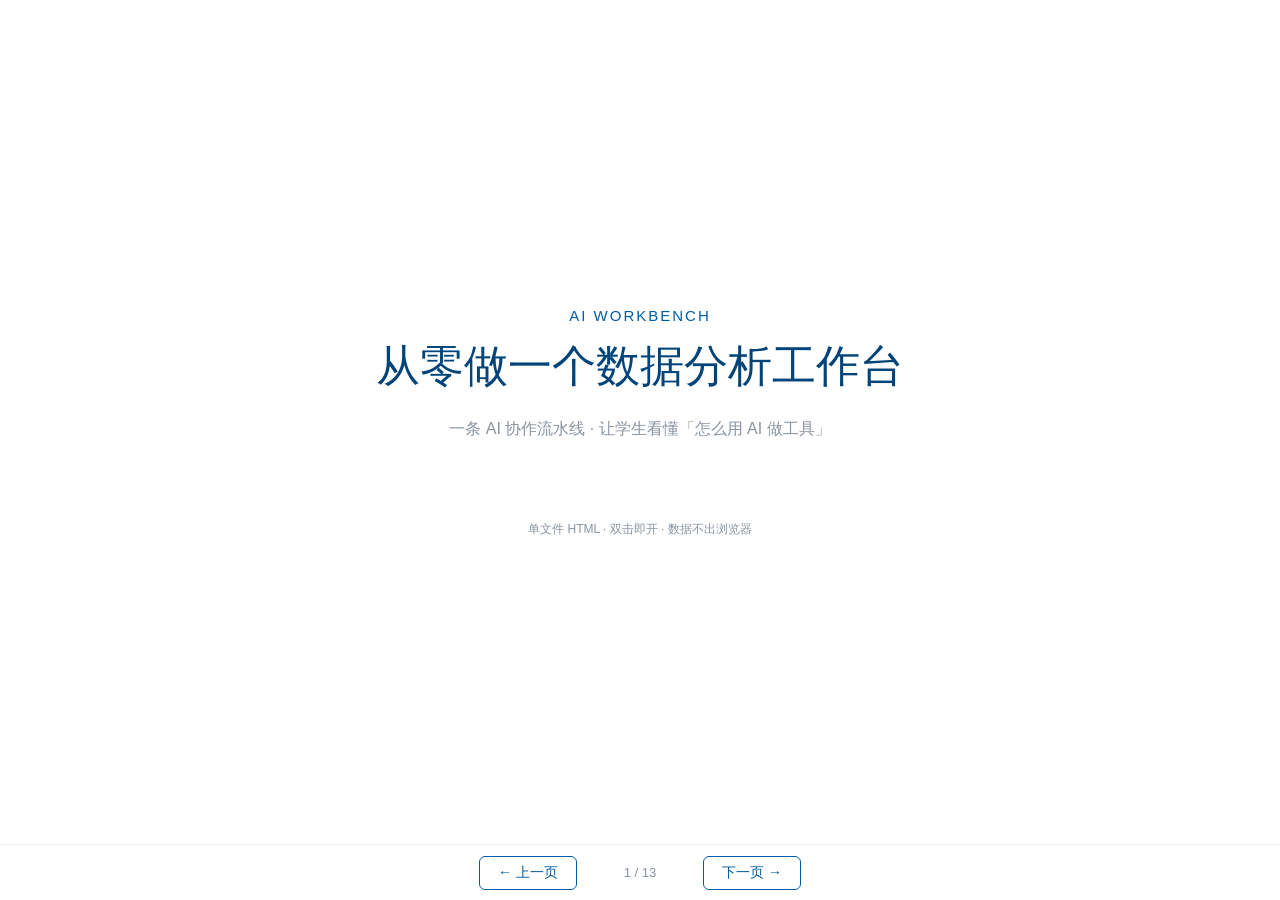
<file: output/工作台制作复盘.html>
<!DOCTYPE html>
<html lang="zh-CN">
<head>
<meta charset="UTF-8">
<meta name="viewport" content="width=device-width, initial-scale=1.0">
<title>从零做一个数据分析工作台 · 制作复盘</title>
<style>
  :root {
    --brand: #005DA2;
    --brand-dark: #00447A;
    --brand-light: #E8F1F8;
    --accent: #F2A900;
    --accent-bg: #FAEEDA;
    --accent-txt: #633806;
    --ok: #1E8E5A;
    --text: #2D3748;
    --gray: #8A94A0;
    --light-gray: #F1EFE8;
    --white: #fff;
  }
  * { margin: 0; padding: 0; box-sizing: border-box; }
  body {
    font-family: "微软雅黑", "Microsoft YaHei", sans-serif;
    background: #F4F7FA;
    color: var(--text);
    overflow: hidden;
  }
  #deck { width: 100%; }
  .slide {
    display: none;
    width: 100%;
    height: calc(100vh - 56px);
    padding: 3vh 4.5vw;
    flex-direction: column;
    background: var(--white);
  }
  .slide.active { display: flex; }
  .bar {
    background: var(--brand);
    color: var(--white);
    padding: 1.6vh 1.2vw;
    border-radius: 8px;
    margin-bottom: 2.5vh;
  }
  .bar h2 { font-size: 26px; font-weight: 500; }
  .bar .sub { font-size: 13px; color: #D9E7F4; margin-top: 3px; }
  .grid2 { display: grid; grid-template-columns: 1fr 1fr; gap: 1.2vw; }
  .grid3 { display: grid; grid-template-columns: 1fr 1fr 1fr; gap: 1.2vw; }
  .grid4 { display: grid; grid-template-columns: repeat(4, 1fr); gap: 1vw; }
  .card { border-radius: 10px; padding: 1.6vh 1.1vw; }
  .card.gray { background: var(--light-gray); }
  .card.blue { background: var(--brand-light); }
  .card.gold { background: var(--accent-bg); }
  .card h3 { font-size: 18px; font-weight: 500; }
  .card.gray h3 { color: #5F5E5A; }
  .card.blue h3 { color: var(--brand-dark); }
  .card p { font-size: 14px; line-height: 1.7; margin-top: 6px; }
  .card.gray p { color: var(--text); }
  .card.blue p { color: var(--brand-dark); }
  .goldbar {
    background: var(--accent-bg);
    color: var(--accent-txt);
    border-radius: 10px;
    padding: 1.6vh 1.2vw;
    font-size: 15px;
    font-weight: 500;
    margin-top: 2.5vh;
  }
  .flow { display: flex; align-items: center; gap: 0.8vw; justify-content: center; }
  .flow .step { flex: 1; }
  .flow .arrow { font-size: 28px; color: var(--accent); font-weight: 500; }
  .tag {
    display: inline-block;
    font-size: 12px;
    border-radius: 6px;
    padding: 2px 10px;
    margin-top: 6px;
  }
  .tag.blue { background: var(--brand-light); color: var(--brand-dark); }
  .tag.gold { background: var(--accent-bg); color: var(--accent-txt); }
  .tag.gray { background: var(--light-gray); color: #444; }
  .ph {
    border: 1.5px dashed var(--gray);
    border-radius: 10px;
    background: #fafafa;
    display: flex;
    flex-direction: column;
    align-items: center;
    justify-content: center;
    color: var(--gray);
    text-align: center;
  }
  .cover-tag { color: var(--brand); font-size: 15px; letter-spacing: 2px; text-align: center; }
  .cover-title { color: var(--brand-dark); font-size: 44px; font-weight: 500; text-align: center; }
  .center { text-align: center; }
  .highlight { border: 2px solid var(--brand); }
  .conclusion {
    background: var(--brand);
    color: var(--white);
    border-radius: 10px;
    padding: 1.5vh 1.2vw;
    font-size: 14px;
    margin-top: 2.2vh;
  }
  nav {
    position: fixed;
    bottom: 0;
    left: 0;
    right: 0;
    height: 56px;
    background: var(--white);
    border-top: 1px solid #eee;
    display: flex;
    align-items: center;
    justify-content: center;
    gap: 18px;
    z-index: 10;
  }
  nav button {
    border: 1px solid var(--brand);
    background: var(--white);
    color: var(--brand);
    border-radius: 6px;
    padding: 7px 18px;
    font-size: 14px;
    cursor: pointer;
    font-family: inherit;
  }
  nav button:hover { background: var(--brand); color: var(--white); }
  nav .page { font-size: 13px; color: var(--gray); min-width: 90px; text-align: center; }
</style>
</head>
<body>
<div id="deck">

  <!-- P1 封面 -->
  <section class="slide active">
    <div style="flex:1;display:flex;flex-direction:column;justify-content:center;">
      <div class="cover-tag">AI WORKBENCH</div>
      <div class="cover-title" style="margin-top:1.5vh;">从零做一个数据分析工作台</div>
      <div class="center" style="font-size:16px;color:var(--gray);margin-top:2.5vh;">一条 AI 协作流水线 · 让学生看懂「怎么用 AI 做工具」</div>
      <div class="center" style="font-size:12px;color:var(--gray);margin-top:9vh;">单文件 HTML · 双击即开 · 数据不出浏览器</div>
    </div>
  </section>

  <!-- P2 为什么是工作台 -->
  <section class="slide">
    <div class="bar"><h2>为什么是「工作台」，不是「单次任务」？</h2><div class="sub">可复用，是工具与一次性请求的本质区别</div></div>
    <div class="grid2" style="flex:1;align-content:center;">
      <div class="card gray">
        <h3>单次任务</h3>
        <p>· 每次把数据 + 需求喂给 AI<br>· 现算现出，结果不沉淀<br>· 下次换数据，重头再来<br>· 口径可能每次不一样</p>
      </div>
      <div class="card blue">
        <h3>工作台</h3>
        <p>· 需求 / 方法 / 口径一次固化<br>· 上传数据 → 点一下 → 出报告<br>· 随取随用，永久复用<br>· 双引擎 + QA，结果可验证</p>
      </div>
    </div>
    <div class="goldbar">单次是「求 AI 帮一次忙」，工作台是「把 AI 的能力装进一个随取随用的工具」</div>
  </section>

  <!-- P3 六步流水线 -->
  <section class="slide">
    <div class="bar"><h2>全流程总览：六步流水线</h2><div class="sub">「工作台搭建师」专家贯穿全程</div></div>
    <div class="grid3" style="flex:1;align-content:center;gap:1.4vw 1.2vw;">
      <div class="card blue"><h3><span style="color:var(--accent);font-size:30px;">1</span> 让 AI 读懂需求</h3><p>喂课程 PPT</p></div>
      <div class="card gray"><h3><span style="color:var(--accent);font-size:30px;">2</span> 召唤「工作台搭建师」</h3><p>Expert</p></div>
      <div class="card blue"><h3><span style="color:var(--accent);font-size:30px;">3</span> 设计对齐</h3><p>grill-me</p></div>
      <div class="card gray"><h3><span style="color:var(--accent);font-size:30px;">4</span> 画界面</h3><p>frontend-design</p></div>
      <div class="card blue"><h3><span style="color:var(--accent);font-size:30px;">5</span> 搭 UI + 填功能</h3><p>Codex CLI</p></div>
      <div class="card gray"><h3><span style="color:var(--accent);font-size:30px;">6</span> 质量保障</h3><p>karpathy / superpower</p></div>
    </div>
    <div class="center" style="font-size:12px;color:var(--gray);margin-top:2vh;">专家管「怎么想」，技能管「会不会做」——一个专家贯穿，五把技能按环节换</div>
  </section>

  <!-- P4 第一步 -->
  <section class="slide">
    <div class="bar"><h2>第一步 · 让 AI 读懂需求</h2><div class="sub">需求不是凭空提，是从课程材料里「喂」出来的</div></div>
    <div class="flow" style="flex:1;align-items:center;">
      <div class="card blue step"><h3>课程 PPT</h3><p>《统计与数据分析基础》</p></div>
      <div class="arrow">→</div>
      <div class="card blue step"><h3>AI 总结</h3><p>提炼实训与统计口径</p></div>
      <div class="arrow">→</div>
      <div class="card blue step"><h3>表述需求</h3><p>我要做一个数据分析工作台</p></div>
    </div>
    <div class="card gray" style="margin-top:2.5vh;"><p>要点：先把课程材料交给 AI 让它「读懂」，再用一句话把需求说清楚。先总结、再定义——避免一上来就让它瞎猜。</p></div>
  </section>

  <!-- P5 第二步 -->
  <section class="slide">
    <div class="bar"><h2>第二步 · 召唤「工作台搭建师」专家</h2><div class="sub">全程以搭建者的身份和视角推进</div></div>
    <div class="grid2" style="flex:1;align-content:center;">
      <div class="card blue"><h3>Expert 专家</h3><p>管「怎么想」<br>定义身份、角色和思维方式<br>同一时间只认一个</p></div>
      <div class="card gray"><h3>Skill 技能</h3><p>管「会不会做」<br>装进新能力，按需开关<br>可以同时挂好几个</p></div>
    </div>
    <div class="goldbar">最佳搭配 = 专家 + 技能：开「工作台搭建师」定方向，再按环节挂 grill-me / frontend-design 等技能</div>
  </section>

  <!-- P6 第三步 grill-me -->
  <section class="slide">
    <div class="bar"><h2>第三步 · 设计对齐</h2><div class="sub">用 grill-me 把需求颗粒度问清楚</div></div>
    <div class="grid2" style="flex:1;align-items:center;">
      <div>
        <div class="card blue" style="margin-bottom:1.2vh;"><h3>功能</h3><p>逐层追问，把模糊需求问成清晰计划</p></div>
        <div class="card gray" style="margin-bottom:1.2vh;"><h3>为什么</h3><p>没有它，AI 只能瞎猜你的真实意图</p></div>
        <div class="card blue"><h3>不用会怎样</h3><p>口径没人追问 → 双引擎对不上，改两遍</p></div>
      </div>
      <div class="ph" style="height:60%;"><span style="font-size:13px;">此处放 grill-me 截图</span><span style="font-size:11px;margin-top:4px;">Clipboard_Screenshot.png</span></div>
    </div>
  </section>

  <!-- P7 第四步 为什么设计 skill -->
  <section class="slide">
    <div class="bar"><h2>第四步 · 画界面，为什么要用设计 skill？</h2><div class="sub">通用 AI 出「能跑但丑」，设计 skill 出「有审美」</div></div>
    <div class="grid3" style="flex:1;align-items:center;">
      <div>
        <div class="card gray" style="margin-bottom:1.4vh;"><h3>通用 AI 直接写</h3><p>烂大街渐变、AI 味重<br>能跑，但没法直接投影</p></div>
        <div class="card blue"><h3>设计 skill 来画</h3><p>有自己的审美、极简细节控<br>生成 HTML，对话即可微调</p></div>
      </div>
      <div class="ph" style="height:70%;"><span style="font-size:13px;">5 个审美 skill 测评</span><span style="font-size:11px;margin-top:4px;">Clipboard_Screenshot-3</span></div>
      <div class="card gold"><h3>结论</h3><p style="font-size:15px;">5 个审美 skill 实测，这套工作台选 frontend-design</p></div>
    </div>
  </section>

  <!-- P8 第四步 实机对比 -->
  <section class="slide">
    <div class="bar"><h2>第四步 · 5 个审美 skill 实机对比</h2><div class="sub">同一套设计 prompt，不同 skill 出的页面</div></div>
    <div class="grid3" style="flex:1;align-items:center;">
      <div>
        <div class="ph" style="height:34vh;"><span style="font-size:12px;">taste-skill 实机</span><span style="font-size:11px;">Screenshot-4</span></div>
        <h3 style="font-size:15px;margin-top:1vh;">taste-skill</h3>
        <p style="font-size:12px;color:var(--gray);">英文极简 portfolio，做中文教学工具水土不服</p>
      </div>
      <div>
        <div class="ph" style="height:34vh;"><span style="font-size:12px;">UI-UX-PRO-MAX 实机</span><span style="font-size:11px;">Screenshot-5</span></div>
        <h3 style="font-size:15px;margin-top:1vh;">UI-UX-PRO-MAX</h3>
        <p style="font-size:12px;color:var(--gray);">中文能打，但实测略有 AI 味</p>
      </div>
      <div>
        <div class="ph highlight" style="height:34vh;border-color:var(--brand);"><span style="font-size:12px;color:var(--brand-dark);">frontend-design 实机</span><span style="font-size:11px;">Screenshot-6</span></div>
        <h3 style="font-size:15px;margin-top:1vh;color:var(--brand-dark);">frontend-design</h3>
        <p style="font-size:12px;color:var(--gray);">中文质感最好，极简细节控，胜出</p>
      </div>
    </div>
    <div class="conclusion">对「中文 + 教学投影」场景，frontend-design 最合——三张实机 + 博主实测得出</div>
  </section>

  <!-- P9 第五步 -->
  <section class="slide">
    <div class="bar"><h2>第五步 · 搭 UI + 填功能</h2><div class="sub">先骨架、再微调、后填血肉</div></div>
    <div class="flow" style="flex:1;align-items:center;">
      <div class="card blue step"><h3>搭骨架</h3><p>把三栏界面结构搭出来</p></div>
      <div class="arrow">→</div>
      <div class="card blue step"><h3>微调</h3><p>Codex CLI 里顺手调细节</p></div>
      <div class="arrow">→</div>
      <div class="card blue step"><h3>填血肉</h3><p>让 AI 填 12 项分析能力</p></div>
    </div>
    <div class="card gray" style="margin-top:2.5vh;"><p>要点：界面先有「形」，AI 才知道往哪填功能。Codex CLI 让「边聊边改代码」成为可能，微调不再靠手敲。</p></div>
  </section>

  <!-- P10 第六步 -->
  <section class="slide">
    <div class="bar"><h2>第六步 · 工程质量保障</h2><div class="sub">用技能守住质量，不靠肉眼</div></div>
    <div class="grid2" style="flex:1;align-items:center;">
      <div>
        <div class="card blue" style="margin-bottom:1.2vh;"><h3>功能</h3><p>karpathy / superpower 把工程质量程序化</p></div>
        <div class="card gray" style="margin-bottom:1.2vh;"><h3>为什么</h3><p>AI 也会犯错，得有「验证」兜底</p></div>
        <div class="card blue"><h3>不用会怎样</h3><p>众数取最小、指数自洽这种边界 bug 没人抓</p></div>
      </div>
      <div class="card gold center" style="align-self:stretch;display:flex;flex-direction:column;justify-content:center;"><h3 style="font-size:20px;">冒烟测试 61 项</h3><p style="font-size:16px;margin-top:1vh;">QA 三层校验<br>78 项全绿</p></div>
    </div>
  </section>

  <!-- P11 成果 12 能力 -->
  <section class="slide">
    <div class="bar"><h2>成果 · 12 项分析能力</h2><div class="sub">10 个课堂实训全跑通，78 项 QA 全绿</div></div>
    <div class="grid4" style="flex:1;align-content:center;gap:1.2vh 1vw;">
      <div class="card blue"><h3 style="font-size:15px;">描述统计</h3></div>
      <div class="card gray"><h3 style="font-size:15px;">多指标对比</h3></div>
      <div class="card blue"><h3 style="font-size:15px;">数据清洗</h3></div>
      <div class="card gray"><h3 style="font-size:15px;">抽样估计</h3></div>
      <div class="card gray"><h3 style="font-size:15px;">统计指数</h3></div>
      <div class="card blue"><h3 style="font-size:15px;">相关回归</h3></div>
      <div class="card gray"><h3 style="font-size:15px;">时间序列</h3></div>
      <div class="card blue"><h3 style="font-size:15px;">分组汇总</h3></div>
      <div class="card blue"><h3 style="font-size:15px;">t 检验</h3></div>
      <div class="card gray"><h3 style="font-size:15px;">方差分析</h3></div>
      <div class="card blue"><h3 style="font-size:15px;">卡方检验</h3></div>
      <div class="card gray"><h3 style="font-size:15px;">非参数检验</h3></div>
    </div>
    <div class="conclusion" style="background:var(--ok);">描述 + 推断统计全覆盖 · 双引擎口径一致 · 数据不满足条件会明确提示而非伪造</div>
  </section>

  <!-- P12 给学生一句话 -->
  <section class="slide">
    <div style="flex:1;display:flex;flex-direction:column;justify-content:center;">
      <div class="cover-title" style="font-size:34px;">做工具 = 选对专家 + 挂对技能 + 阶段验收</div>
      <div class="center" style="font-size:20px;color:var(--gray);margin-top:2vh;">而不是「一键生成」</div>
      <div class="goldbar" style="width:70%;margin:4vh auto 0;text-align:center;">清晰的需求 + 趁手的技能 + 每一步都验证——这才是用 AI 做出可用工具的正确姿势</div>
    </div>
  </section>

  <!-- P13 附录术语表 -->
  <section class="slide">
    <div class="bar"><h2>附录 · 术语表</h2><div class="sub">正文用到的词，这里都有解释</div></div>
    <div style="flex:1;display:flex;flex-direction:column;justify-content:center;gap:1vh;">
      <div class="card blue" style="display:flex;gap:1vw;align-items:center;"><h3 style="min-width:150px;">Expert 专家</h3><p style="margin:0;">管「怎么想」：定身份、角色和视角，一次只认一个</p></div>
      <div class="card gray" style="display:flex;gap:1vw;align-items:center;"><h3 style="min-width:150px;">Skill 技能</h3><p style="margin:0;">管「会不会做」：装进新能力，可同时挂多个、按需开关</p></div>
      <div class="card blue" style="display:flex;gap:1vw;align-items:center;"><h3 style="min-width:150px;">grill-me</h3><p style="margin:0;">访谈式追问，把模糊需求问成清晰可执行的计划</p></div>
      <div class="card gray" style="display:flex;gap:1vw;align-items:center;"><h3 style="min-width:150px;">frontend-design</h3><p style="margin:0;">有审美的网页生成技能，出 HTML、响应式、可对话微调</p></div>
      <div class="card blue" style="display:flex;gap:1vw;align-items:center;"><h3 style="min-width:150px;">Codex CLI</h3><p style="margin:0;">命令行 AI 编码工具，边聊边改代码、顺手微调</p></div>
      <div class="card gray" style="display:flex;gap:1vw;align-items:center;"><h3 style="min-width:150px;">karpathy / superpower</h3><p style="margin:0;">把工程质量（代码质量、测试验收）程序化的技能</p></div>
      <div class="card blue" style="display:flex;gap:1vw;align-items:center;"><h3 style="min-width:150px;">双引擎</h3><p style="margin:0;">浏览器 JS 现场算 + Python 当基准验算，口径必须一致</p></div>
    </div>
  </section>

</div>

<nav>
  <button id="prev">← 上一页</button>
  <span class="page" id="pageno">1 / 13</span>
  <button id="next">下一页 →</button>
</nav>

<script>
  var slides = document.querySelectorAll('.slide');
  var idx = 0;
  var total = slides.length;
  function show(i) {
    idx = (i + total) % total;
    slides.forEach(function(s, k) { s.classList.toggle('active', k === idx); });
    document.getElementById('pageno').textContent = (idx + 1) + ' / ' + total;
  }
  document.getElementById('prev').onclick = function() { show(idx - 1); };
  document.getElementById('next').onclick = function() { show(idx + 1); };
  document.addEventListener('keydown', function(e) {
    if (e.key === 'ArrowRight') show(idx + 1);
    if (e.key === 'ArrowLeft') show(idx - 1);
  });
</script>
</body>
</html>
</file>
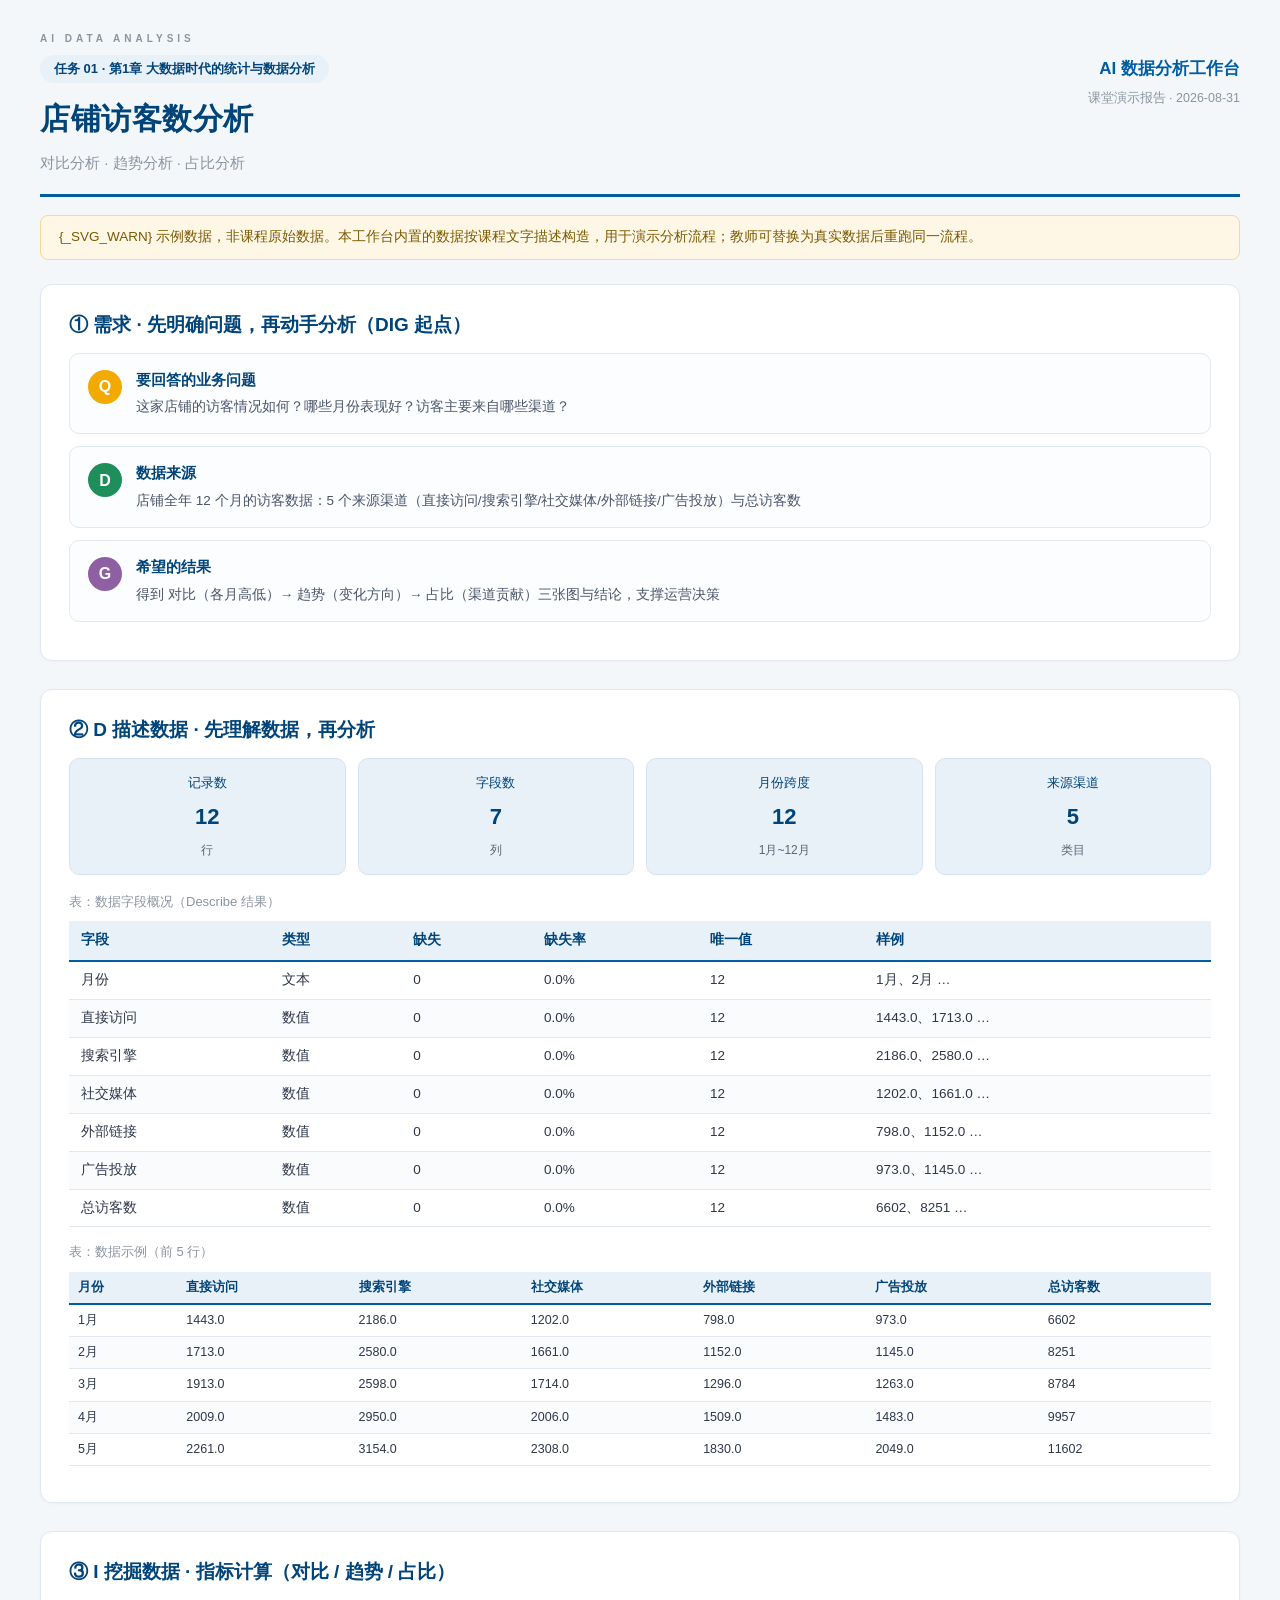
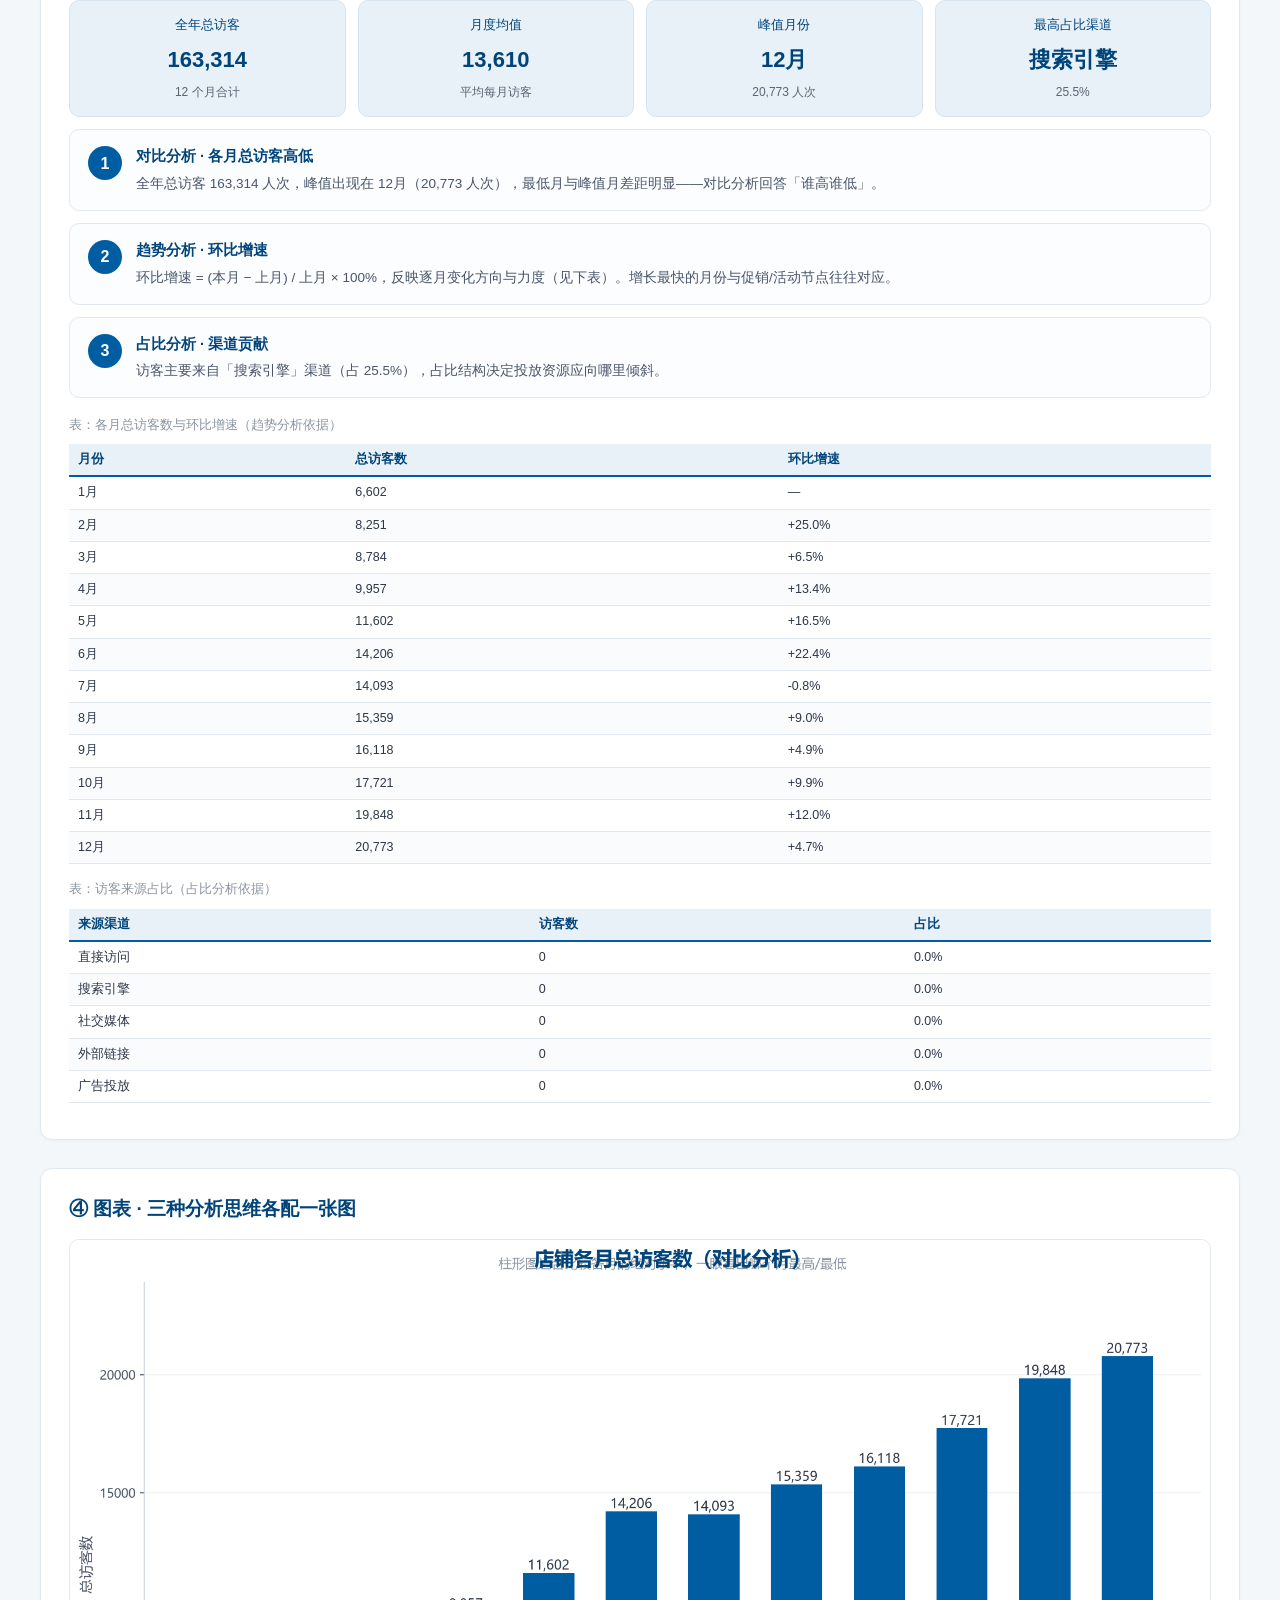
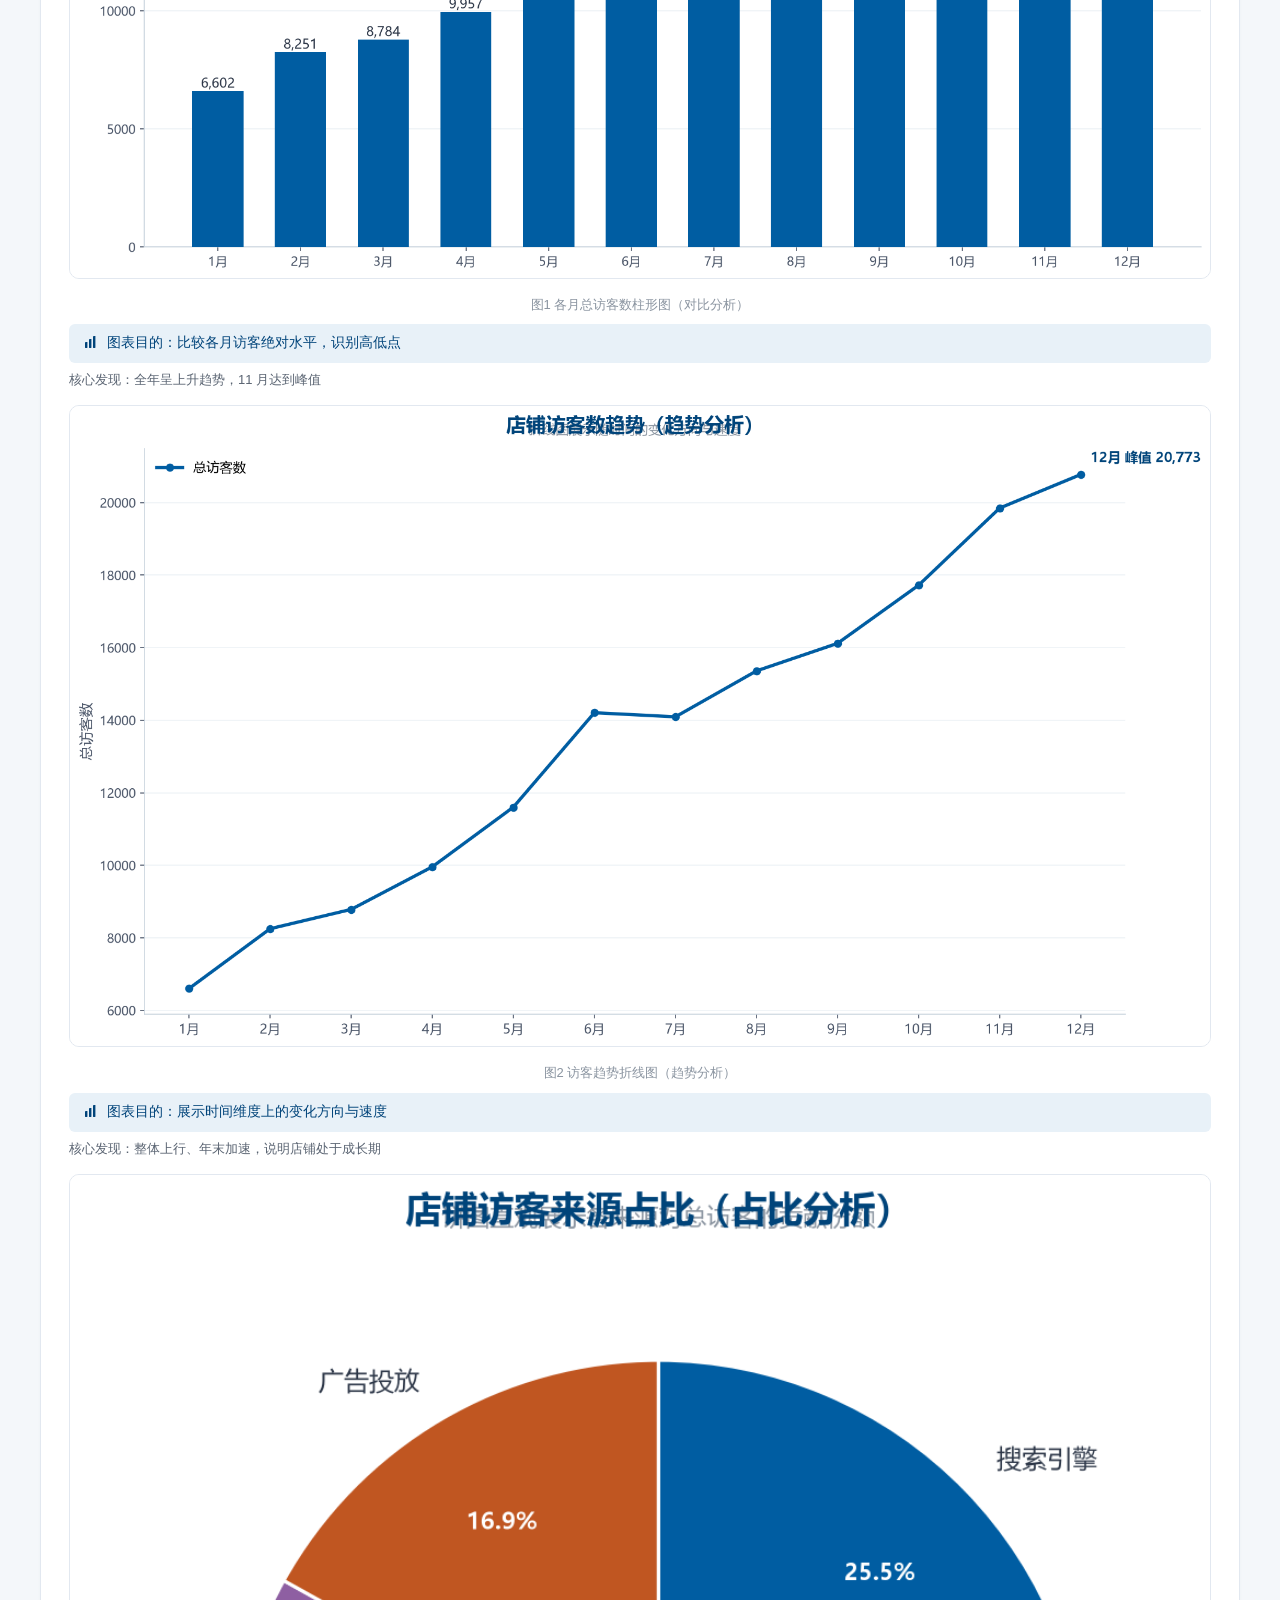
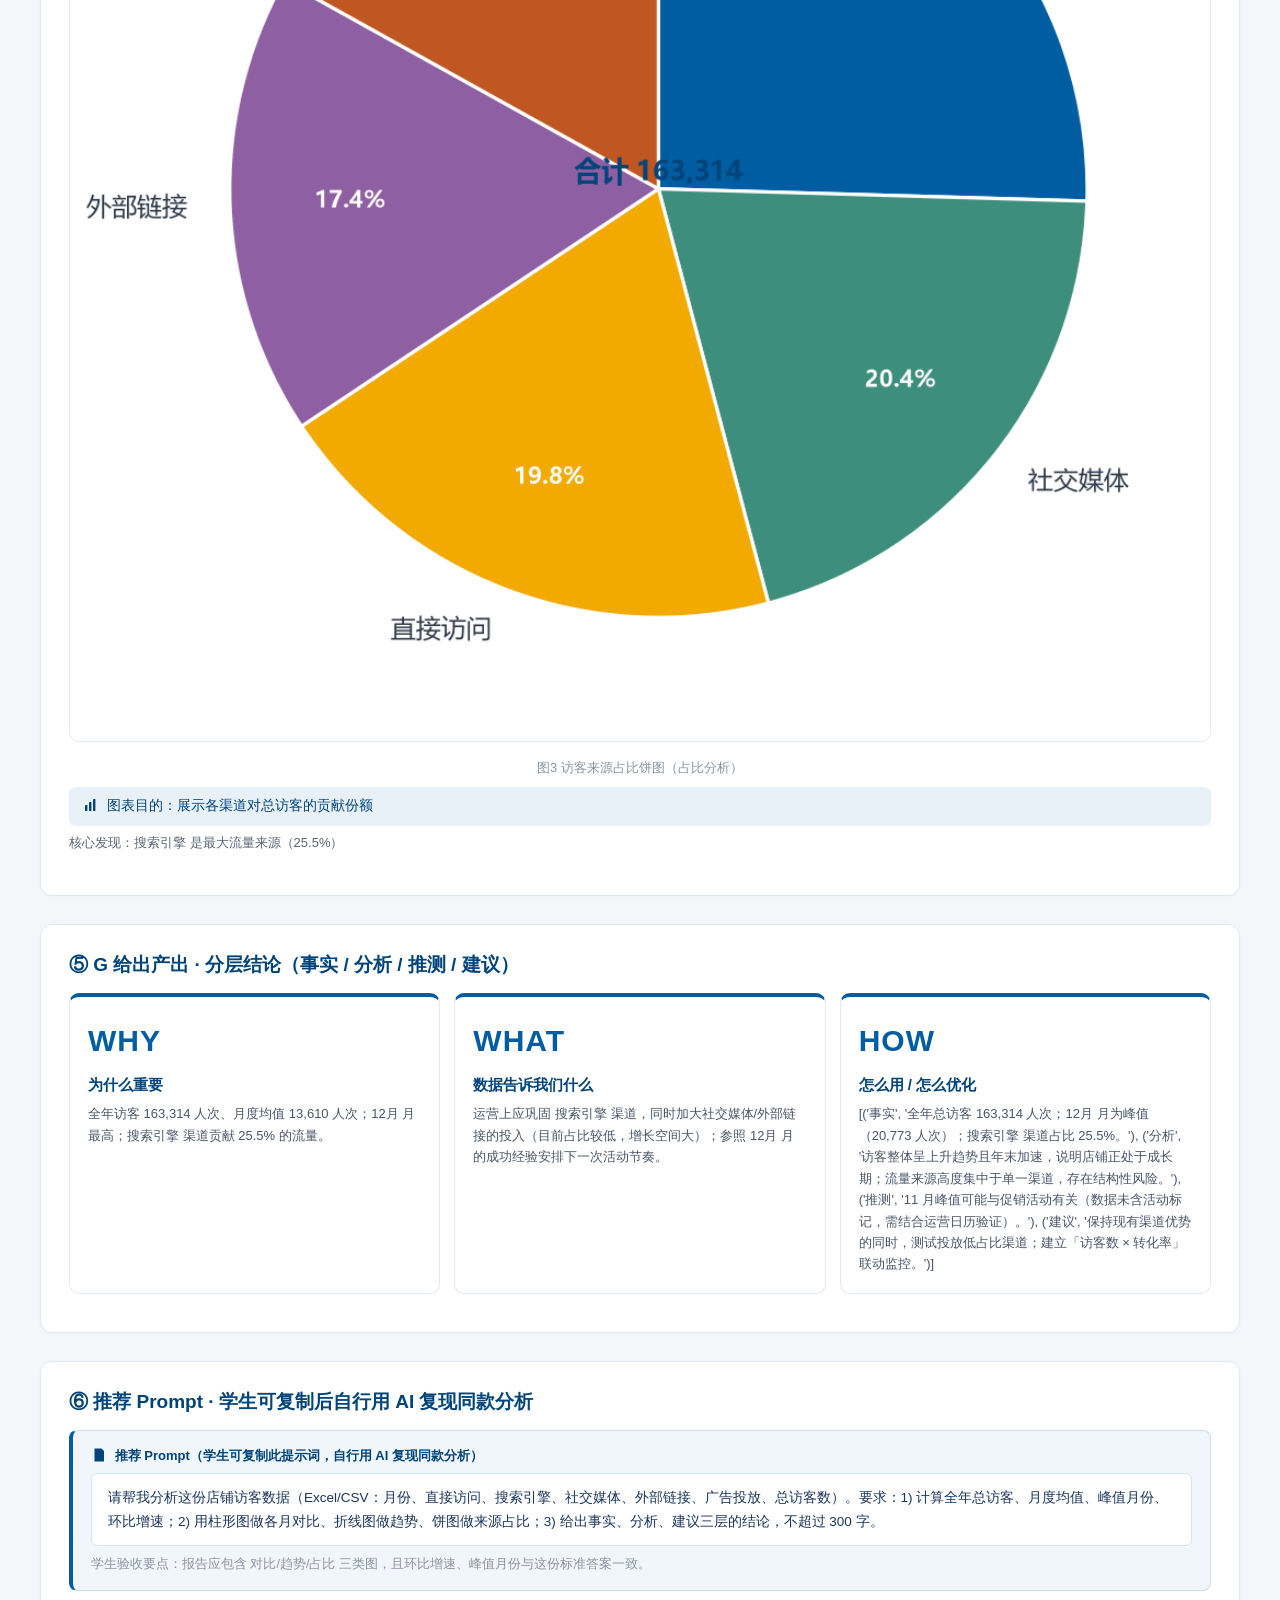
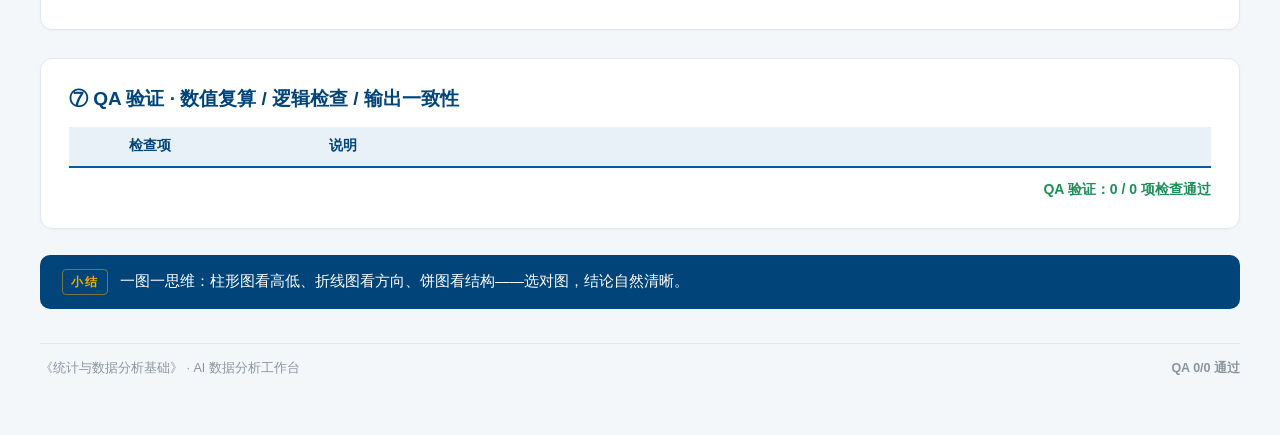
<file: output/task01/report.html>
<!DOCTYPE html>
<html lang="zh-CN">
<head>
<meta charset="UTF-8">
<meta name="viewport" content="width=device-width, initial-scale=1.0">
<title>任务01 店铺访客数分析 · AI 数据分析工作台</title>
<style>
/* ============================================================
   AI 数据分析工作台 — 人邮蓝主题样式表
   对齐参考 PPT：顶部小标签 + 大标题 + 结构化卡片 + 推荐 Prompt 框 + 底部小结条
   ============================================================ */
:root {
  --brand: #005DA2;
  --brand-dark: #00447A;
  --brand-light: #E8F1F8;
  --accent: #F2A900;
  --ok: #1E8E5A;
  --bad: #C0392B;
  --gray: #8A94A0;
  --text: #2D3748;
  --line: #E2E8F0;
  --bg: #F4F7FA;
}

* { box-sizing: border-box; margin: 0; padding: 0; }

html { scroll-behavior: smooth; }

body {
  font-family: "Microsoft YaHei", "微软雅黑", "PingFang SC", "Helvetica Neue", Arial, sans-serif;
  background: var(--bg);
  color: var(--text);
  font-size: 15px;
  line-height: 1.7;
}

/* ---------- 内联 SVG 通用样式 ---------- */
.ic { width: 16px; height: 16px; vertical-align: -3px; margin-right: 4px; }
.ic-ok { color: var(--ok); }
.ic-bad { color: var(--bad); }

.page {
  max-width: 1280px;
  margin: 0 auto;
  padding: 30px 40px 56px;
}

/* ---------- 顶部小标签（对齐参考 PPT「AI DATA ANALYSIS」） ---------- */
.top-tag {
  font-size: 10px;
  letter-spacing: 4px;
  text-transform: uppercase;
  color: var(--gray);
  margin-bottom: 8px;
  font-weight: 600;
}

/* ---------- 页头 ---------- */
.page-head {
  display: flex;
  justify-content: space-between;
  align-items: flex-start;
  border-bottom: 3px solid var(--brand);
  padding-bottom: 18px;
  margin-bottom: 18px;
}
.task-tag {
  display: inline-block;
  background: var(--brand-light);
  color: var(--brand-dark);
  font-size: 13px;
  font-weight: 600;
  padding: 3px 14px;
  border-radius: 20px;
  margin-bottom: 10px;
}
.page-head h1 { font-size: 30px; color: var(--brand-dark); font-weight: 700; letter-spacing: 0.5px; }
.task-sub { font-size: 15px; color: var(--gray); margin-top: 6px; }
.head-right { text-align: right; flex-shrink: 0; }
.logo { font-size: 17px; font-weight: 700; color: var(--brand); }
.head-date { font-size: 12.5px; color: var(--gray); margin-top: 4px; }

/* ---------- 示例数据横幅 ---------- */
.sample-banner {
  background: #FFF7E6;
  border: 1px solid #F5D89A;
  color: #7A5A00;
  border-radius: 8px;
  padding: 10px 18px;
  font-size: 13.5px;
  margin-bottom: 24px;
}

/* ---------- 内容块 ---------- */
.content { display: flex; flex-direction: column; gap: 28px; }
.block {
  background: #fff;
  border: 1px solid var(--line);
  border-radius: 12px;
  padding: 24px 28px 26px;
  box-shadow: 0 1px 3px rgba(0, 68, 122, 0.04);
}
.block-title {
  font-size: 19px;
  font-weight: 700;
  color: var(--brand-dark);
  margin-bottom: 6px;
  display: flex;
  align-items: center;
  gap: 8px;
}
.block-title .idx {
  display: inline-flex;
  align-items: center;
  justify-content: center;
  width: 26px; height: 26px;
  border-radius: 6px;
  background: var(--brand);
  color: #fff;
  font-size: 14px;
  font-weight: 700;
  flex-shrink: 0;
}
.block-title .sub-tag { font-size: 12px; color: var(--gray); font-weight: 400; margin-left: auto; }
.block-body { margin-top: 12px; }

/* ---------- 讲解要点 callout ---------- */
.callout {
  margin-top: 14px;
  background: #F7FAFC;
  border-left: 4px solid var(--accent);
  border-radius: 6px;
  padding: 10px 16px;
  font-size: 13.5px;
  color: #5A6472;
}
.callout-label { font-weight: 700; color: #B8860B; margin-bottom: 2px; font-size: 13px; }
.callout-text { line-height: 1.65; }

/* ---------- 警示框 ---------- */
.warn {
  margin-top: 14px;
  background: #FDF1F0;
  border: 1px solid #E8B4AD;
  border-left: 4px solid var(--bad);
  border-radius: 6px;
  padding: 10px 16px;
  font-size: 13.5px;
  color: #7A2E22;
}
.warn-label { font-weight: 700; margin-bottom: 2px; font-size: 13px; }

/* ---------- 表格 ---------- */
.tbl {
  width: 100%;
  border-collapse: collapse;
  font-size: 13.5px;
  margin: 10px 0;
}
.tbl caption {
  font-size: 13px;
  color: var(--gray);
  text-align: left;
  padding: 4px 0 8px;
}
.tbl th {
  background: var(--brand-light);
  color: var(--brand-dark);
  font-weight: 700;
  text-align: left;
  padding: 8px 12px;
  border-bottom: 2px solid var(--brand);
  white-space: nowrap;
}
.tbl td {
  padding: 7px 12px;
  border-bottom: 1px solid var(--line);
}
.tbl tbody tr:nth-child(even) { background: #F9FBFD; }
.tbl.small { font-size: 12.5px; }
.tbl.small th, .tbl.small td { padding: 5px 9px; }

/* ---------- 公式四件套 ---------- */
.formula-card {
  border: 1px solid var(--line);
  border-left: 4px solid var(--brand);
  border-radius: 8px;
  margin: 10px 0;
  background: #FBFDFF;
  overflow: hidden;
}
.f-line {
  display: flex;
  padding: 8px 16px;
  border-bottom: 1px dashed #EAF0F5;
  font-size: 14px;
}
.f-line:last-child { border-bottom: none; }
.f-label {
  flex: 0 0 64px;
  font-weight: 700;
  color: var(--brand-dark);
  font-size: 13px;
  padding-top: 1px;
}
.f-formula { font-weight: 600; color: #1A365D; }
.f-sub { color: #4A5568; }
.f-result { font-weight: 700; color: var(--brand); font-size: 15px; }
.f-int { color: #4A5568; }

/* ---------- 指标网格 ---------- */
.metric-grid {
  display: grid;
  grid-template-columns: repeat(auto-fit, minmax(180px, 1fr));
  gap: 12px;
  margin: 12px 0;
}
.metric {
  background: var(--brand-light);
  border-radius: 10px;
  padding: 14px 16px;
  text-align: center;
  border: 1px solid #D6E4F0;
}
.metric-label { font-size: 12.5px; color: var(--brand-dark); }
.metric-value { font-size: 22px; font-weight: 800; color: var(--brand-dark); margin: 4px 0; }
.metric-note { font-size: 12px; color: #5A6472; }

/* ---------- 图表 ---------- */
.fig { margin: 14px 0; }
.fig img {
  width: 100%;
  height: auto;
  border: 1px solid var(--line);
  border-radius: 10px;
  background: #fff;
}
.fig figcaption {
  font-size: 13px;
  color: var(--gray);
  margin-top: 8px;
  text-align: center;
}
.fig-purpose {
  margin-top: 8px;
  background: var(--brand-light);
  border-radius: 6px;
  padding: 8px 14px;
  font-size: 13.5px;
  color: var(--brand-dark);
}
.fig-note { margin-top: 6px; font-size: 13px; color: #5A6472; }

/* ---------- 分层结论 ---------- */
.finding {
  border: 1px solid var(--line);
  border-radius: 8px;
  padding: 12px 16px;
  margin: 10px 0;
  background: #FBFDFF;
}
.f-badge {
  display: inline-block;
  font-weight: 700;
  font-size: 12.5px;
  margin-right: 10px;
  padding: 1px 10px;
  border-radius: 12px;
  color: #fff;
}
.f-title { font-weight: 700; font-size: 14.5px; color: var(--brand-dark); }
.f-text { margin-top: 6px; font-size: 13.5px; color: #4A5568; line-height: 1.7; }
.f-事实 .f-badge { background: var(--brand); }
.f-分析 .f-badge { background: var(--accent); color: #7A5A00; }
.f-推测 .f-badge { background: #D69E2E; }
.f-建议 .f-badge { background: var(--ok); }
.f-警示 .f-badge { background: var(--bad); }

/* ---------- 编号步骤卡（对齐参考 PPT） ---------- */
.step-card {
  display: flex;
  gap: 14px;
  border: 1px solid var(--line);
  border-radius: 10px;
  padding: 14px 18px;
  margin: 12px 0;
  background: #FBFDFF;
}
.step-num {
  flex: 0 0 34px;
  height: 34px;
  border-radius: 50%;
  background: var(--brand);
  color: #fff;
  font-weight: 800;
  font-size: 16px;
  display: flex;
  align-items: center;
  justify-content: center;
  margin-top: 2px;
}
.step-num-q { background: #F2A900; }
.step-num-d { background: #1E8E5A; }
.step-num-g { background: #8E5FA2; }
.step-body { flex: 1; }
.step-title { font-weight: 700; color: var(--brand-dark); font-size: 14.5px; margin-bottom: 4px; }
.step-text { font-size: 13.5px; color: #4A5568; }

/* ---------- D/I/G 大字母块（对齐参考 PPT） ---------- */
.dig-grid { display: grid; grid-template-columns: repeat(auto-fit, minmax(240px, 1fr)); gap: 14px; margin: 12px 0; }
.dig-card {
  border: 1px solid var(--line);
  border-radius: 10px;
  padding: 18px;
  background: #fff;
  border-top: 4px solid var(--brand);
}
.dig-letter {
  font-size: 30px;
  font-weight: 900;
  color: var(--brand);
  margin-bottom: 6px;
  letter-spacing: 1px;
}
.dig-title { font-weight: 700; color: var(--brand-dark); margin-bottom: 6px; }
.dig-text { font-size: 13px; color: #4A5568; line-height: 1.65; }

/* ---------- 推荐 Prompt 框（对齐参考 PPT） ---------- */
.prompt-box {
  background: #F0F6FB;
  border: 1px solid #C9DEEE;
  border-left: 4px solid var(--brand);
  border-radius: 8px;
  padding: 14px 18px;
  margin: 12px 0;
}
.prompt-label {
  font-size: 13px;
  font-weight: 700;
  color: var(--brand-dark);
  margin-bottom: 6px;
}
.prompt-text {
  background: #fff;
  border: 1px solid #D6E4F0;
  border-radius: 6px;
  padding: 12px 16px;
  font-size: 13.5px;
  color: #1A365D;
  line-height: 1.75;
  white-space: pre-wrap;
  font-family: inherit;
}
.prompt-note { margin-top: 8px; font-size: 12.5px; color: var(--gray); }

/* ---------- QA ---------- */
.qa-tbl { margin-top: 10px; }
.qa-ok td { color: var(--ok); }
.qa-fail td { color: var(--bad); background: #FDF1F0; }
.qa-icon { text-align: center; }
.qa-name { font-weight: 600; }
.qa-total {
  margin-top: 10px;
  font-size: 14px;
  font-weight: 700;
  color: var(--ok);
  text-align: right;
}
.qa-total-fail { color: var(--bad); }

/* ---------- 底部小结条（对齐参考 PPT 每页底部小结） ---------- */
.bottom-note {
  margin-top: 26px;
  background: var(--brand-dark);
  color: #fff;
  border-radius: 10px;
  padding: 14px 22px;
  font-size: 14.5px;
  display: flex;
  align-items: center;
  gap: 12px;
}
.bottom-note .bn-label {
  flex-shrink: 0;
  font-size: 12px;
  font-weight: 700;
  letter-spacing: 2px;
  color: var(--accent);
  border: 1px solid rgba(242, 169, 0, 0.5);
  border-radius: 4px;
  padding: 2px 8px;
}
.bottom-note .bn-text { line-height: 1.6; }

/* ---------- 页脚 ---------- */
.page-foot {
  margin-top: 34px;
  border-top: 1px solid var(--line);
  padding-top: 14px;
}
.foot-inner {
  display: flex;
  justify-content: space-between;
  font-size: 12.5px;
  color: var(--gray);
}
.qa-summary { font-weight: 600; }

/* ============================================================
   首页（index.html）
   ============================================================ */
.hero { text-align: center; padding: 36px 0 10px; }
.hero .top-tag { text-align: center; margin-bottom: 10px; }
.hero h1 { font-size: 40px; color: var(--brand-dark); font-weight: 800; letter-spacing: 2px; }
.hero .hero-sub { font-size: 16px; color: var(--gray); margin-top: 10px; }
.hero .hero-desc { font-size: 13.5px; color: var(--gray); margin-top: 6px; }

.feature-grid {
  display: grid;
  grid-template-columns: repeat(3, 1fr);
  gap: 16px;
  margin: 26px 0 34px;
}
.feature-card {
  background: #fff;
  border: 1px solid var(--line);
  border-top: 4px solid var(--brand);
  border-radius: 12px;
  padding: 18px 20px;
  text-align: left;
}
.feature-card .fc-icon { font-size: 24px; }
.feature-card .fc-title { font-weight: 700; color: var(--brand-dark); font-size: 15.5px; margin: 6px 0 4px; }
.feature-card .fc-text { font-size: 13px; color: #5A6472; }

.task-section-title {
  font-size: 15px;
  font-weight: 700;
  color: var(--brand-dark);
  margin: 8px 0 4px;
  letter-spacing: 1px;
}
.task-section-sub { font-size: 12.5px; color: var(--gray); margin-bottom: 14px; }

.task-grid {
  display: grid;
  grid-template-columns: repeat(5, 1fr);
  gap: 14px;
}
.task-card {
  display: block;
  background: #fff;
  border: 1px solid var(--line);
  border-radius: 12px;
  padding: 16px 16px 14px;
  text-decoration: none;
  color: var(--text);
  transition: all 0.15s ease;
  border-top: 4px solid var(--brand);
}
.task-card:hover {
  transform: translateY(-3px);
  box-shadow: 0 8px 20px rgba(0, 68, 122, 0.12);
  border-color: var(--brand);
}
.task-card .tc-no {
  font-size: 12px;
  font-weight: 700;
  color: var(--brand);
  letter-spacing: 1px;
}
.task-card .tc-title { font-weight: 700; font-size: 14.5px; color: var(--brand-dark); margin: 6px 0 3px; }
.task-card .tc-sub { font-size: 12px; color: var(--gray); line-height: 1.5; }
.task-card .tc-status {
  display: inline-block;
  margin-top: 10px;
  font-size: 11.5px;
  font-weight: 600;
  color: var(--ok);
  background: #E8F5EE;
  border-radius: 10px;
  padding: 1px 10px;
}
.task-card.placeholder {
  background: #F1F3F5;
  border-top-color: #B9C2CB;
  cursor: not-allowed;
  filter: grayscale(0.6);
}
.task-card.placeholder .tc-title { color: #6B7683; }
.task-card.placeholder .tc-status { color: #8A94A0; background: #E4E8EC; }

.footer-note { text-align: center; font-size: 12.5px; color: var(--gray); margin-top: 34px; line-height: 1.8; }

/* ---------- 响应式（手机） ---------- */
@media (max-width: 900px) {
  .task-grid { grid-template-columns: repeat(2, 1fr); }
  .feature-grid { grid-template-columns: 1fr; }
  .page { padding: 20px 16px 40px; }
  .page-head { flex-direction: column; gap: 10px; }
  .head-right { text-align: left; }
  .block { padding: 18px 16px; }
  .f-line { flex-direction: column; gap: 2px; }
  .f-label { flex: none; }
  .step-card { flex-direction: column; gap: 8px; }
}

</style>
</head>
<body>
<div class="page">
  <div class="top-tag">AI DATA ANALYSIS</div>
  <header class="page-head">
    <div class="head-left">
      <div class="task-tag">任务 01 · 第1章 大数据时代的统计与数据分析</div>
      <h1>店铺访客数分析</h1>
      <div class="task-sub">对比分析 · 趋势分析 · 占比分析</div>
    </div>
    <div class="head-right">
      <div class="logo">AI 数据分析工作台</div>
      <div class="head-date">课堂演示报告 · 2026-08-31</div>
    </div>
  </header>

  <div class="sample-banner">{_SVG_WARN} 示例数据，非课程原始数据。本工作台内置的数据按课程文字描述构造，用于演示分析流程；教师可替换为真实数据后重跑同一流程。</div>

  <main class="content">
<section class="block" id="need"><h2 class="block-title">① 需求 · 先明确问题，再动手分析（DIG 起点）</h2><div class="block-body">
    <div class="step-card"><div class="step-num step-num-q">Q</div><div class="step-body">
      <div class="step-title">要回答的业务问题</div><div class="step-text">这家店铺的访客情况如何？哪些月份表现好？访客主要来自哪些渠道？</div></div></div>
    <div class="step-card"><div class="step-num step-num-d">D</div><div class="step-body">
      <div class="step-title">数据来源</div><div class="step-text">店铺全年 12 个月的访客数据：5 个来源渠道（直接访问/搜索引擎/社交媒体/外部链接/广告投放）与总访客数</div></div></div>
    <div class="step-card"><div class="step-num step-num-g">G</div><div class="step-body">
      <div class="step-title">希望的结果</div><div class="step-text">得到 对比（各月高低）→ 趋势（变化方向）→ 占比（渠道贡献）三张图与结论，支撑运营决策</div></div></div>
    </div></section>
<section class="block" id="describe"><h2 class="block-title">② D 描述数据 · 先理解数据，再分析</h2><div class="block-body"><div class="metric-grid"><div class="metric"><div class="metric-label">记录数</div><div class="metric-value">12</div><div class="metric-note">行</div></div><div class="metric"><div class="metric-label">字段数</div><div class="metric-value">7</div><div class="metric-note">列</div></div><div class="metric"><div class="metric-label">月份跨度</div><div class="metric-value">12</div><div class="metric-note">1月~12月</div></div><div class="metric"><div class="metric-label">来源渠道</div><div class="metric-value">5</div><div class="metric-note">类目</div></div></div><table class="tbl"><caption>表：数据字段概况（Describe 结果）</caption><thead><tr><th>字段</th><th>类型</th><th>缺失</th><th>缺失率</th><th>唯一值</th><th>样例</th></tr></thead><tbody><tr><td>月份</td><td>文本</td><td>0</td><td>0.0%</td><td>12</td><td>1月、2月 …</td></tr><tr><td>直接访问</td><td>数值</td><td>0</td><td>0.0%</td><td>12</td><td>1443.0、1713.0 …</td></tr><tr><td>搜索引擎</td><td>数值</td><td>0</td><td>0.0%</td><td>12</td><td>2186.0、2580.0 …</td></tr><tr><td>社交媒体</td><td>数值</td><td>0</td><td>0.0%</td><td>12</td><td>1202.0、1661.0 …</td></tr><tr><td>外部链接</td><td>数值</td><td>0</td><td>0.0%</td><td>12</td><td>798.0、1152.0 …</td></tr><tr><td>广告投放</td><td>数值</td><td>0</td><td>0.0%</td><td>12</td><td>973.0、1145.0 …</td></tr><tr><td>总访客数</td><td>数值</td><td>0</td><td>0.0%</td><td>12</td><td>6602、8251 …</td></tr></tbody></table><table class="tbl small"><caption>表：数据示例（前 5 行）</caption><thead><tr><th>月份</th><th>直接访问</th><th>搜索引擎</th><th>社交媒体</th><th>外部链接</th><th>广告投放</th><th>总访客数</th></tr></thead><tbody><tr><td>1月</td><td>1443.0</td><td>2186.0</td><td>1202.0</td><td>798.0</td><td>973.0</td><td>6602</td></tr><tr><td>2月</td><td>1713.0</td><td>2580.0</td><td>1661.0</td><td>1152.0</td><td>1145.0</td><td>8251</td></tr><tr><td>3月</td><td>1913.0</td><td>2598.0</td><td>1714.0</td><td>1296.0</td><td>1263.0</td><td>8784</td></tr><tr><td>4月</td><td>2009.0</td><td>2950.0</td><td>2006.0</td><td>1509.0</td><td>1483.0</td><td>9957</td></tr><tr><td>5月</td><td>2261.0</td><td>3154.0</td><td>2308.0</td><td>1830.0</td><td>2049.0</td><td>11602</td></tr></tbody></table></div></section>
<section class="block" id="dig"><h2 class="block-title">③ I 挖掘数据 · 指标计算（对比 / 趋势 / 占比）</h2><div class="block-body"><div class="metric-grid"><div class="metric"><div class="metric-label">全年总访客</div><div class="metric-value">163,314</div><div class="metric-note">12 个月合计</div></div><div class="metric"><div class="metric-label">月度均值</div><div class="metric-value">13,610</div><div class="metric-note">平均每月访客</div></div><div class="metric"><div class="metric-label">峰值月份</div><div class="metric-value">12月</div><div class="metric-note">20,773 人次</div></div><div class="metric"><div class="metric-label">最高占比渠道</div><div class="metric-value">搜索引擎</div><div class="metric-note">25.5%</div></div></div><div class="step-card"><div class="step-num">1</div><div class="step-body"><div class="step-title">对比分析 · 各月总访客高低</div><div class="step-text">全年总访客 163,314 人次，峰值出现在 12月（20,773 人次），最低月与峰值月差距明显——对比分析回答「谁高谁低」。</div></div></div><div class="step-card"><div class="step-num">2</div><div class="step-body"><div class="step-title">趋势分析 · 环比增速</div><div class="step-text">环比增速 = (本月 − 上月) / 上月 × 100%，反映逐月变化方向与力度（见下表）。增长最快的月份与促销/活动节点往往对应。</div></div></div><div class="step-card"><div class="step-num">3</div><div class="step-body"><div class="step-title">占比分析 · 渠道贡献</div><div class="step-text">访客主要来自「搜索引擎」渠道（占 25.5%），占比结构决定投放资源应向哪里倾斜。</div></div></div><table class="tbl small"><caption>表：各月总访客数与环比增速（趋势分析依据）</caption><thead><tr><th>月份</th><th>总访客数</th><th>环比增速</th></tr></thead><tbody><tr><td>1月</td><td>6,602</td><td>—</td></tr><tr><td>2月</td><td>8,251</td><td>+25.0%</td></tr><tr><td>3月</td><td>8,784</td><td>+6.5%</td></tr><tr><td>4月</td><td>9,957</td><td>+13.4%</td></tr><tr><td>5月</td><td>11,602</td><td>+16.5%</td></tr><tr><td>6月</td><td>14,206</td><td>+22.4%</td></tr><tr><td>7月</td><td>14,093</td><td>-0.8%</td></tr><tr><td>8月</td><td>15,359</td><td>+9.0%</td></tr><tr><td>9月</td><td>16,118</td><td>+4.9%</td></tr><tr><td>10月</td><td>17,721</td><td>+9.9%</td></tr><tr><td>11月</td><td>19,848</td><td>+12.0%</td></tr><tr><td>12月</td><td>20,773</td><td>+4.7%</td></tr></tbody></table><table class="tbl small"><caption>表：访客来源占比（占比分析依据）</caption><thead><tr><th>来源渠道</th><th>访客数</th><th>占比</th></tr></thead><tbody><tr><td>直接访问</td><td>0</td><td>0.0%</td></tr><tr><td>搜索引擎</td><td>0</td><td>0.0%</td></tr><tr><td>社交媒体</td><td>0</td><td>0.0%</td></tr><tr><td>外部链接</td><td>0</td><td>0.0%</td></tr><tr><td>广告投放</td><td>0</td><td>0.0%</td></tr></tbody></table></div></section>
<section class="block"><h2 class="block-title">④ 图表 · 三种分析思维各配一张图</h2><div class="block-body"><figure class="fig"><img src="charts/01_monthly_total.png" alt="图1 各月总访客数柱形图（对比分析）"><figcaption>图1 各月总访客数柱形图（对比分析）</figcaption><div class="fig-purpose"><svg class="ic" viewBox="0 0 16 16" fill="currentColor" aria-hidden="true"><rect x="2" y="8" width="2.4" height="6" rx=".4"/><rect x="6" y="5" width="2.4" height="9" rx=".4"/><rect x="10" y="2" width="2.4" height="12" rx=".4"/></svg> 图表目的：比较各月访客绝对水平，识别高低点</div><div class="fig-note">核心发现：全年呈上升趋势，11 月达到峰值</div></figure><figure class="fig"><img src="charts/01_trend.png" alt="图2 访客趋势折线图（趋势分析）"><figcaption>图2 访客趋势折线图（趋势分析）</figcaption><div class="fig-purpose"><svg class="ic" viewBox="0 0 16 16" fill="currentColor" aria-hidden="true"><rect x="2" y="8" width="2.4" height="6" rx=".4"/><rect x="6" y="5" width="2.4" height="9" rx=".4"/><rect x="10" y="2" width="2.4" height="12" rx=".4"/></svg> 图表目的：展示时间维度上的变化方向与速度</div><div class="fig-note">核心发现：整体上行、年末加速，说明店铺处于成长期</div></figure><figure class="fig"><img src="charts/01_share.png" alt="图3 访客来源占比饼图（占比分析）"><figcaption>图3 访客来源占比饼图（占比分析）</figcaption><div class="fig-purpose"><svg class="ic" viewBox="0 0 16 16" fill="currentColor" aria-hidden="true"><rect x="2" y="8" width="2.4" height="6" rx=".4"/><rect x="6" y="5" width="2.4" height="9" rx=".4"/><rect x="10" y="2" width="2.4" height="12" rx=".4"/></svg> 图表目的：展示各渠道对总访客的贡献份额</div><div class="fig-note">核心发现：搜索引擎 是最大流量来源（25.5%）</div></figure></div></section>
<section class="block" id="goal"><h2 class="block-title">⑤ G 给出产出 · 分层结论（事实 / 分析 / 推测 / 建议）</h2><div class="block-body"><div class="dig-grid"><div class="dig-card"><div class="dig-letter">WHY</div><div class="dig-title">为什么重要</div><div class="dig-text">全年访客 163,314 人次、月度均值 13,610 人次；12月 月最高；搜索引擎 渠道贡献 25.5% 的流量。</div></div><div class="dig-card"><div class="dig-letter">WHAT</div><div class="dig-title">数据告诉我们什么</div><div class="dig-text">运营上应巩固 搜索引擎 渠道，同时加大社交媒体/外部链接的投入（目前占比较低，增长空间大）；参照 12月 月的成功经验安排下一次活动节奏。</div></div><div class="dig-card"><div class="dig-letter">HOW</div><div class="dig-title">怎么用 / 怎么优化</div><div class="dig-text">[('事实', '全年总访客 163,314 人次；12月 月为峰值（20,773 人次）；搜索引擎 渠道占比 25.5%。'), ('分析', '访客整体呈上升趋势且年末加速，说明店铺正处于成长期；流量来源高度集中于单一渠道，存在结构性风险。'), ('推测', '11 月峰值可能与促销活动有关（数据未含活动标记，需结合运营日历验证）。'), ('建议', '保持现有渠道优势的同时，测试投放低占比渠道；建立「访客数 × 转化率」联动监控。')]</div></div></div></div></section>
<section class="block" id="prompt"><h2 class="block-title">⑥ 推荐 Prompt · 学生可复制后自行用 AI 复现同款分析</h2><div class="block-body"><div class="prompt-box"><div class="prompt-label"><svg class="ic" viewBox="0 0 16 16" fill="currentColor" aria-hidden="true"><path d="M3.5 1.5h7L13 4v10.5H3.5zM4.5 6.5h7M4.5 9h7M4.5 11.5h5"/></svg> 推荐 Prompt（学生可复制此提示词，自行用 AI 复现同款分析）</div><div class="prompt-text">请帮我分析这份店铺访客数据（Excel/CSV：月份、直接访问、搜索引擎、社交媒体、外部链接、广告投放、总访客数）。要求：1) 计算全年总访客、月度均值、峰值月份、环比增速；2) 用柱形图做各月对比、折线图做趋势、饼图做来源占比；3) 给出事实、分析、建议三层的结论，不超过 300 字。</div><div class="prompt-note">学生验收要点：报告应包含 对比/趋势/占比 三类图，且环比增速、峰值月份与这份标准答案一致。</div></div></div></section>
<section class="block" id="qa"><h2 class="block-title">⑦ QA 验证 · 数值复算 / 逻辑检查 / 输出一致性</h2><div class="block-body"><table class="tbl qa-tbl"><thead><tr><th style="width:48px"></th><th style="width:200px">检查项</th><th>说明</th></tr></thead><tbody></tbody></table><div class="qa-total ">QA 验证：0 / 0 项检查通过</div></div></section>
  </main>

  <div class="bottom-note"><span class="bn-label">小结</span><span class="bn-text">一图一思维：柱形图看高低、折线图看方向、饼图看结构——选对图，结论自然清晰。</span></div>

  <footer class="page-foot">
    <div class="foot-inner">
      <span>《统计与数据分析基础》 · AI 数据分析工作台</span>
      <span class="qa-summary">QA 0/0 通过</span>
    </div>
  </footer>
</div>
</body>
</html>
</file>
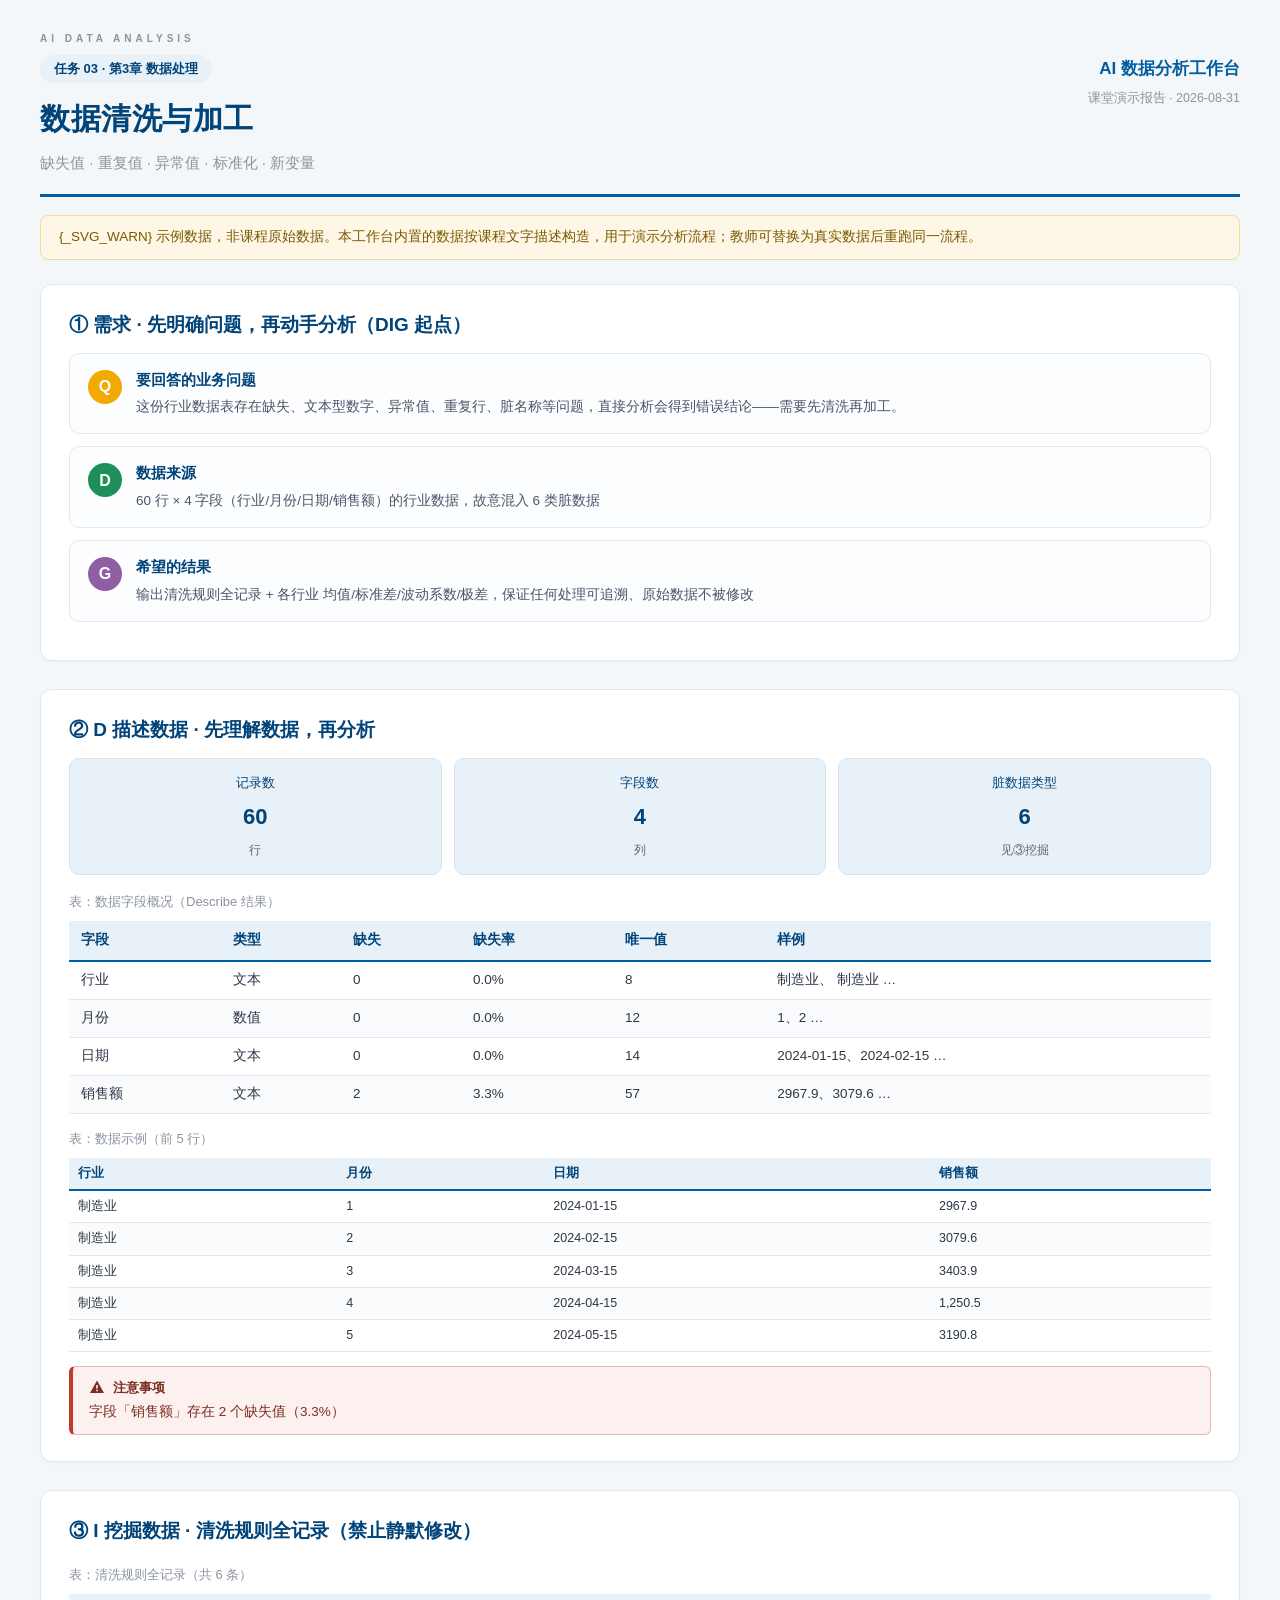
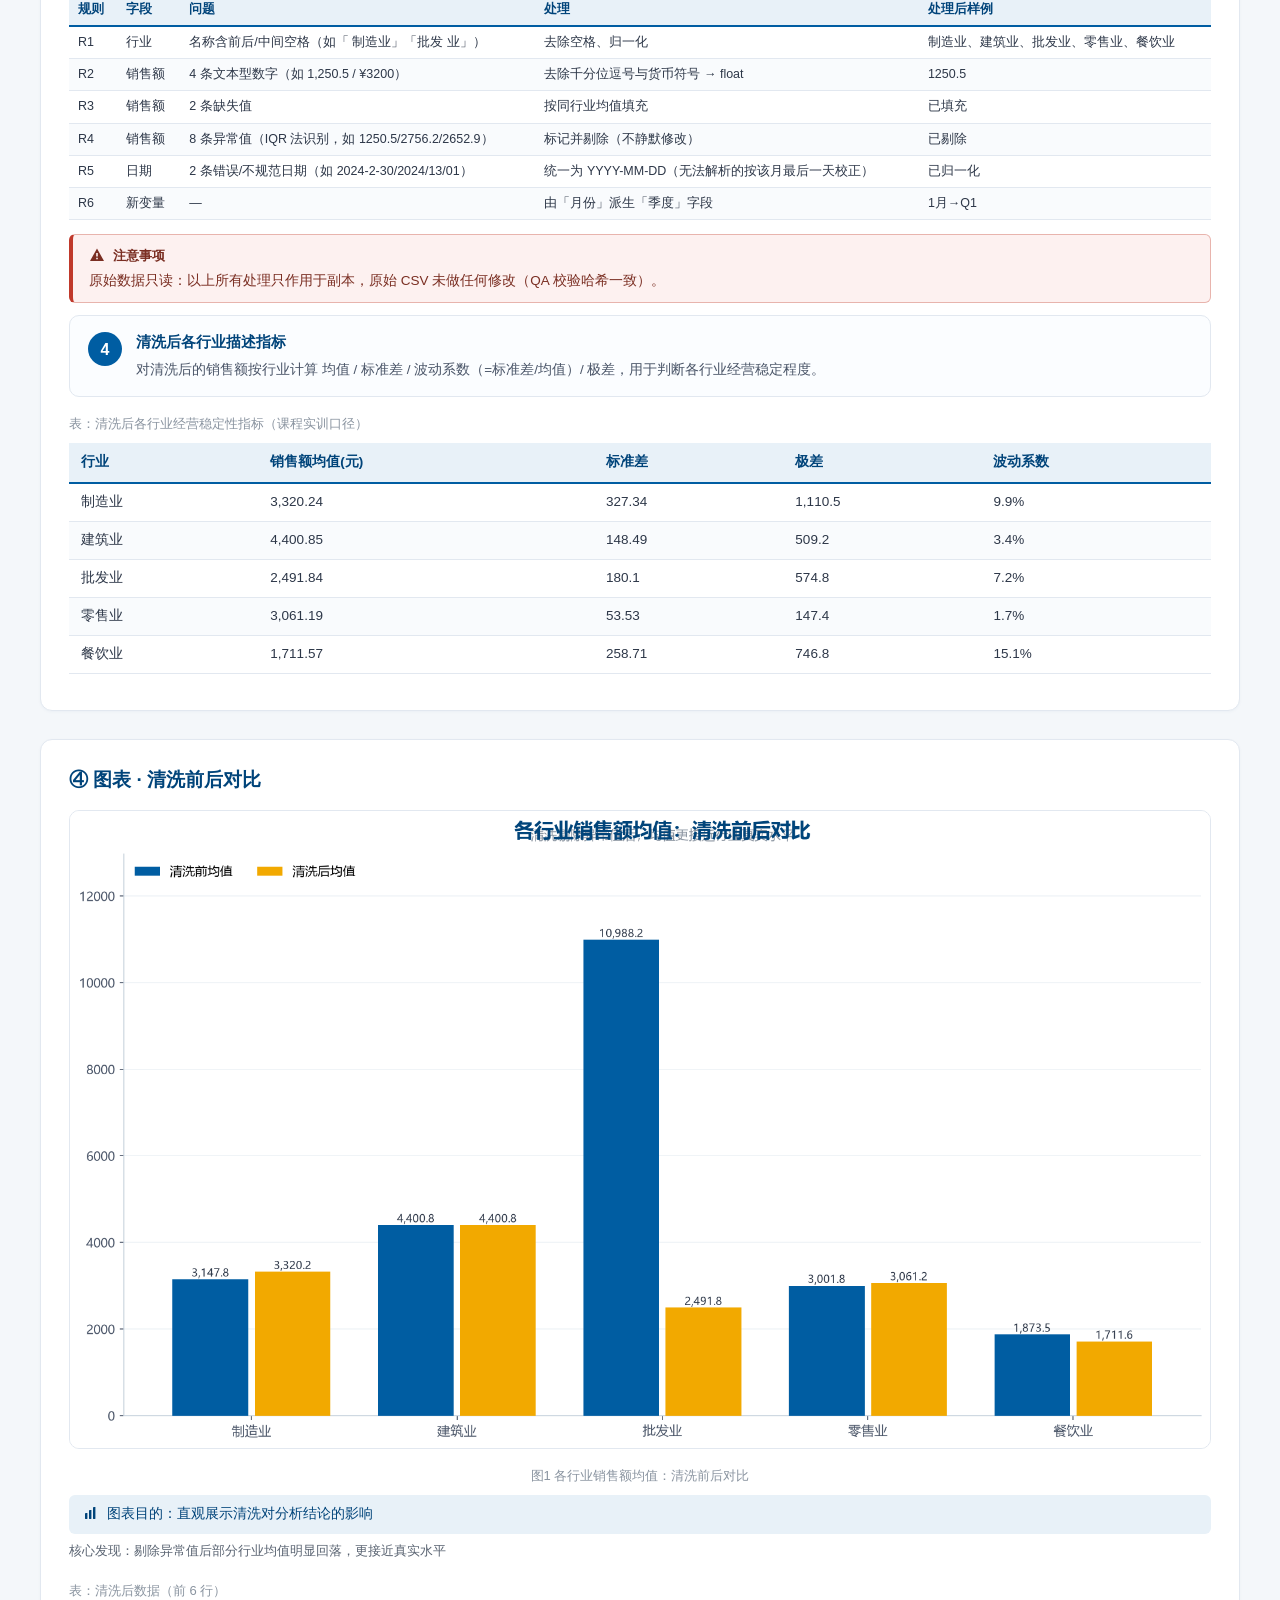
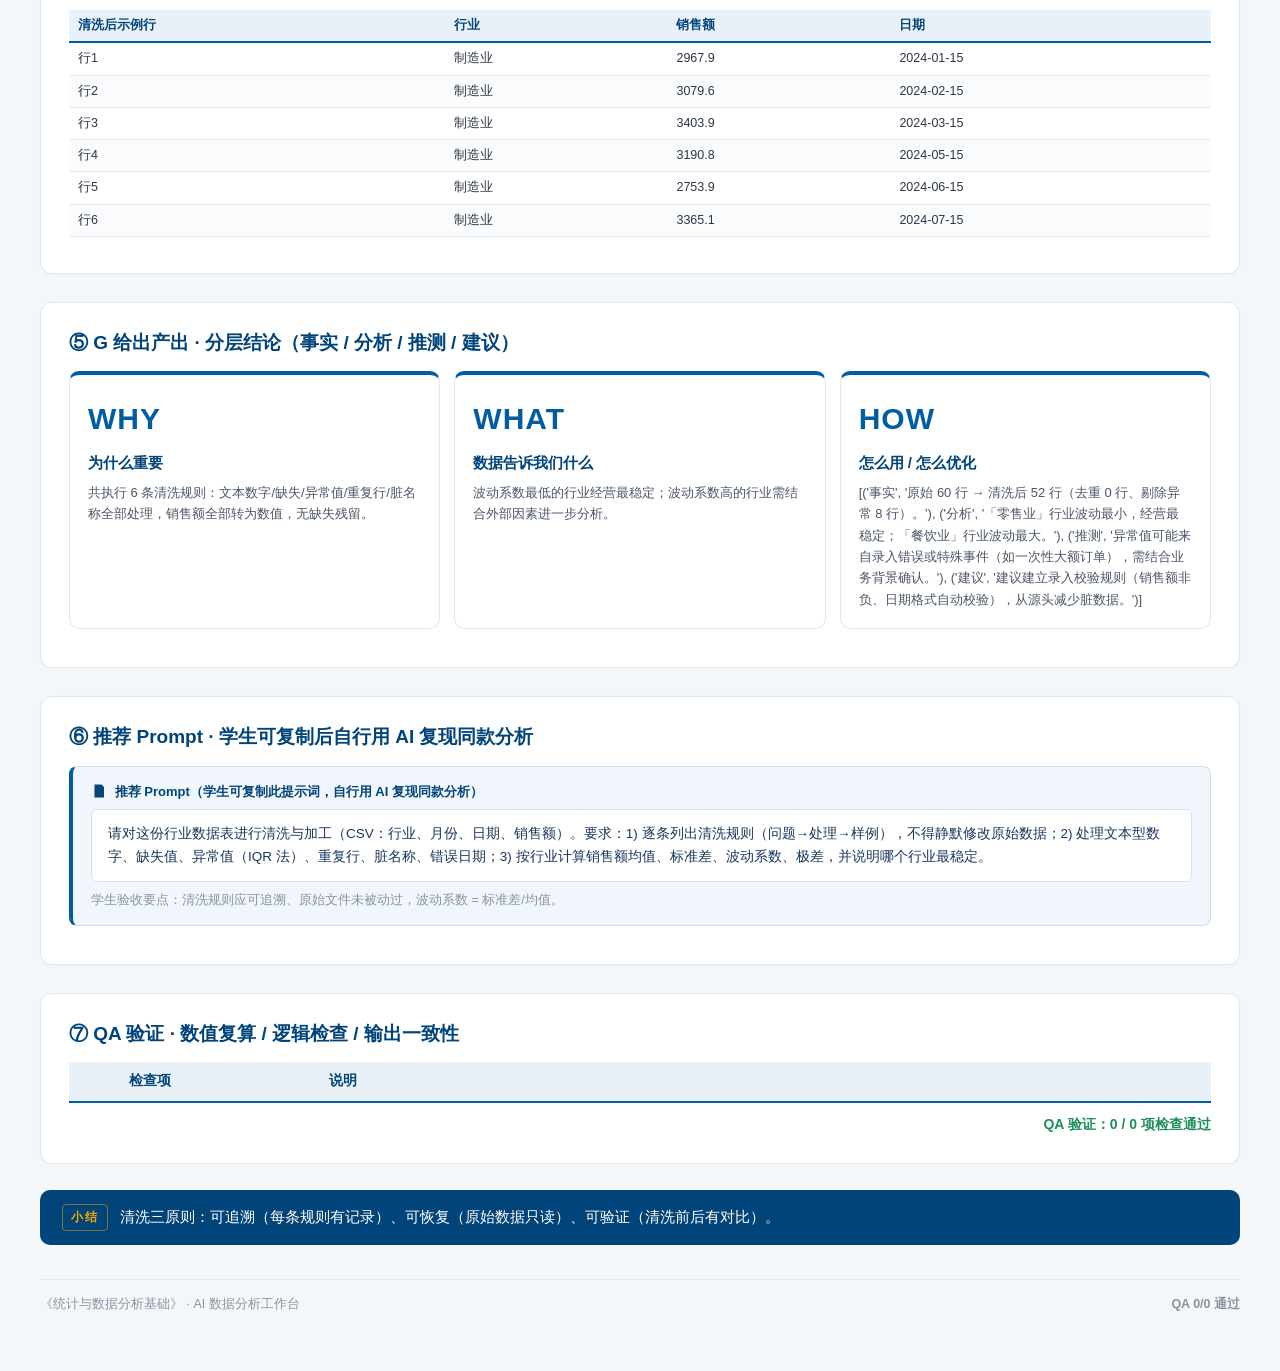
<file: output/task03/report.html>
<!DOCTYPE html>
<html lang="zh-CN">
<head>
<meta charset="UTF-8">
<meta name="viewport" content="width=device-width, initial-scale=1.0">
<title>任务03 数据清洗与加工 · AI 数据分析工作台</title>
<style>
/* ============================================================
   AI 数据分析工作台 — 人邮蓝主题样式表
   对齐参考 PPT：顶部小标签 + 大标题 + 结构化卡片 + 推荐 Prompt 框 + 底部小结条
   ============================================================ */
:root {
  --brand: #005DA2;
  --brand-dark: #00447A;
  --brand-light: #E8F1F8;
  --accent: #F2A900;
  --ok: #1E8E5A;
  --bad: #C0392B;
  --gray: #8A94A0;
  --text: #2D3748;
  --line: #E2E8F0;
  --bg: #F4F7FA;
}

* { box-sizing: border-box; margin: 0; padding: 0; }

html { scroll-behavior: smooth; }

body {
  font-family: "Microsoft YaHei", "微软雅黑", "PingFang SC", "Helvetica Neue", Arial, sans-serif;
  background: var(--bg);
  color: var(--text);
  font-size: 15px;
  line-height: 1.7;
}

/* ---------- 内联 SVG 通用样式 ---------- */
.ic { width: 16px; height: 16px; vertical-align: -3px; margin-right: 4px; }
.ic-ok { color: var(--ok); }
.ic-bad { color: var(--bad); }

.page {
  max-width: 1280px;
  margin: 0 auto;
  padding: 30px 40px 56px;
}

/* ---------- 顶部小标签（对齐参考 PPT「AI DATA ANALYSIS」） ---------- */
.top-tag {
  font-size: 10px;
  letter-spacing: 4px;
  text-transform: uppercase;
  color: var(--gray);
  margin-bottom: 8px;
  font-weight: 600;
}

/* ---------- 页头 ---------- */
.page-head {
  display: flex;
  justify-content: space-between;
  align-items: flex-start;
  border-bottom: 3px solid var(--brand);
  padding-bottom: 18px;
  margin-bottom: 18px;
}
.task-tag {
  display: inline-block;
  background: var(--brand-light);
  color: var(--brand-dark);
  font-size: 13px;
  font-weight: 600;
  padding: 3px 14px;
  border-radius: 20px;
  margin-bottom: 10px;
}
.page-head h1 { font-size: 30px; color: var(--brand-dark); font-weight: 700; letter-spacing: 0.5px; }
.task-sub { font-size: 15px; color: var(--gray); margin-top: 6px; }
.head-right { text-align: right; flex-shrink: 0; }
.logo { font-size: 17px; font-weight: 700; color: var(--brand); }
.head-date { font-size: 12.5px; color: var(--gray); margin-top: 4px; }

/* ---------- 示例数据横幅 ---------- */
.sample-banner {
  background: #FFF7E6;
  border: 1px solid #F5D89A;
  color: #7A5A00;
  border-radius: 8px;
  padding: 10px 18px;
  font-size: 13.5px;
  margin-bottom: 24px;
}

/* ---------- 内容块 ---------- */
.content { display: flex; flex-direction: column; gap: 28px; }
.block {
  background: #fff;
  border: 1px solid var(--line);
  border-radius: 12px;
  padding: 24px 28px 26px;
  box-shadow: 0 1px 3px rgba(0, 68, 122, 0.04);
}
.block-title {
  font-size: 19px;
  font-weight: 700;
  color: var(--brand-dark);
  margin-bottom: 6px;
  display: flex;
  align-items: center;
  gap: 8px;
}
.block-title .idx {
  display: inline-flex;
  align-items: center;
  justify-content: center;
  width: 26px; height: 26px;
  border-radius: 6px;
  background: var(--brand);
  color: #fff;
  font-size: 14px;
  font-weight: 700;
  flex-shrink: 0;
}
.block-title .sub-tag { font-size: 12px; color: var(--gray); font-weight: 400; margin-left: auto; }
.block-body { margin-top: 12px; }

/* ---------- 讲解要点 callout ---------- */
.callout {
  margin-top: 14px;
  background: #F7FAFC;
  border-left: 4px solid var(--accent);
  border-radius: 6px;
  padding: 10px 16px;
  font-size: 13.5px;
  color: #5A6472;
}
.callout-label { font-weight: 700; color: #B8860B; margin-bottom: 2px; font-size: 13px; }
.callout-text { line-height: 1.65; }

/* ---------- 警示框 ---------- */
.warn {
  margin-top: 14px;
  background: #FDF1F0;
  border: 1px solid #E8B4AD;
  border-left: 4px solid var(--bad);
  border-radius: 6px;
  padding: 10px 16px;
  font-size: 13.5px;
  color: #7A2E22;
}
.warn-label { font-weight: 700; margin-bottom: 2px; font-size: 13px; }

/* ---------- 表格 ---------- */
.tbl {
  width: 100%;
  border-collapse: collapse;
  font-size: 13.5px;
  margin: 10px 0;
}
.tbl caption {
  font-size: 13px;
  color: var(--gray);
  text-align: left;
  padding: 4px 0 8px;
}
.tbl th {
  background: var(--brand-light);
  color: var(--brand-dark);
  font-weight: 700;
  text-align: left;
  padding: 8px 12px;
  border-bottom: 2px solid var(--brand);
  white-space: nowrap;
}
.tbl td {
  padding: 7px 12px;
  border-bottom: 1px solid var(--line);
}
.tbl tbody tr:nth-child(even) { background: #F9FBFD; }
.tbl.small { font-size: 12.5px; }
.tbl.small th, .tbl.small td { padding: 5px 9px; }

/* ---------- 公式四件套 ---------- */
.formula-card {
  border: 1px solid var(--line);
  border-left: 4px solid var(--brand);
  border-radius: 8px;
  margin: 10px 0;
  background: #FBFDFF;
  overflow: hidden;
}
.f-line {
  display: flex;
  padding: 8px 16px;
  border-bottom: 1px dashed #EAF0F5;
  font-size: 14px;
}
.f-line:last-child { border-bottom: none; }
.f-label {
  flex: 0 0 64px;
  font-weight: 700;
  color: var(--brand-dark);
  font-size: 13px;
  padding-top: 1px;
}
.f-formula { font-weight: 600; color: #1A365D; }
.f-sub { color: #4A5568; }
.f-result { font-weight: 700; color: var(--brand); font-size: 15px; }
.f-int { color: #4A5568; }

/* ---------- 指标网格 ---------- */
.metric-grid {
  display: grid;
  grid-template-columns: repeat(auto-fit, minmax(180px, 1fr));
  gap: 12px;
  margin: 12px 0;
}
.metric {
  background: var(--brand-light);
  border-radius: 10px;
  padding: 14px 16px;
  text-align: center;
  border: 1px solid #D6E4F0;
}
.metric-label { font-size: 12.5px; color: var(--brand-dark); }
.metric-value { font-size: 22px; font-weight: 800; color: var(--brand-dark); margin: 4px 0; }
.metric-note { font-size: 12px; color: #5A6472; }

/* ---------- 图表 ---------- */
.fig { margin: 14px 0; }
.fig img {
  width: 100%;
  height: auto;
  border: 1px solid var(--line);
  border-radius: 10px;
  background: #fff;
}
.fig figcaption {
  font-size: 13px;
  color: var(--gray);
  margin-top: 8px;
  text-align: center;
}
.fig-purpose {
  margin-top: 8px;
  background: var(--brand-light);
  border-radius: 6px;
  padding: 8px 14px;
  font-size: 13.5px;
  color: var(--brand-dark);
}
.fig-note { margin-top: 6px; font-size: 13px; color: #5A6472; }

/* ---------- 分层结论 ---------- */
.finding {
  border: 1px solid var(--line);
  border-radius: 8px;
  padding: 12px 16px;
  margin: 10px 0;
  background: #FBFDFF;
}
.f-badge {
  display: inline-block;
  font-weight: 700;
  font-size: 12.5px;
  margin-right: 10px;
  padding: 1px 10px;
  border-radius: 12px;
  color: #fff;
}
.f-title { font-weight: 700; font-size: 14.5px; color: var(--brand-dark); }
.f-text { margin-top: 6px; font-size: 13.5px; color: #4A5568; line-height: 1.7; }
.f-事实 .f-badge { background: var(--brand); }
.f-分析 .f-badge { background: var(--accent); color: #7A5A00; }
.f-推测 .f-badge { background: #D69E2E; }
.f-建议 .f-badge { background: var(--ok); }
.f-警示 .f-badge { background: var(--bad); }

/* ---------- 编号步骤卡（对齐参考 PPT） ---------- */
.step-card {
  display: flex;
  gap: 14px;
  border: 1px solid var(--line);
  border-radius: 10px;
  padding: 14px 18px;
  margin: 12px 0;
  background: #FBFDFF;
}
.step-num {
  flex: 0 0 34px;
  height: 34px;
  border-radius: 50%;
  background: var(--brand);
  color: #fff;
  font-weight: 800;
  font-size: 16px;
  display: flex;
  align-items: center;
  justify-content: center;
  margin-top: 2px;
}
.step-num-q { background: #F2A900; }
.step-num-d { background: #1E8E5A; }
.step-num-g { background: #8E5FA2; }
.step-body { flex: 1; }
.step-title { font-weight: 700; color: var(--brand-dark); font-size: 14.5px; margin-bottom: 4px; }
.step-text { font-size: 13.5px; color: #4A5568; }

/* ---------- D/I/G 大字母块（对齐参考 PPT） ---------- */
.dig-grid { display: grid; grid-template-columns: repeat(auto-fit, minmax(240px, 1fr)); gap: 14px; margin: 12px 0; }
.dig-card {
  border: 1px solid var(--line);
  border-radius: 10px;
  padding: 18px;
  background: #fff;
  border-top: 4px solid var(--brand);
}
.dig-letter {
  font-size: 30px;
  font-weight: 900;
  color: var(--brand);
  margin-bottom: 6px;
  letter-spacing: 1px;
}
.dig-title { font-weight: 700; color: var(--brand-dark); margin-bottom: 6px; }
.dig-text { font-size: 13px; color: #4A5568; line-height: 1.65; }

/* ---------- 推荐 Prompt 框（对齐参考 PPT） ---------- */
.prompt-box {
  background: #F0F6FB;
  border: 1px solid #C9DEEE;
  border-left: 4px solid var(--brand);
  border-radius: 8px;
  padding: 14px 18px;
  margin: 12px 0;
}
.prompt-label {
  font-size: 13px;
  font-weight: 700;
  color: var(--brand-dark);
  margin-bottom: 6px;
}
.prompt-text {
  background: #fff;
  border: 1px solid #D6E4F0;
  border-radius: 6px;
  padding: 12px 16px;
  font-size: 13.5px;
  color: #1A365D;
  line-height: 1.75;
  white-space: pre-wrap;
  font-family: inherit;
}
.prompt-note { margin-top: 8px; font-size: 12.5px; color: var(--gray); }

/* ---------- QA ---------- */
.qa-tbl { margin-top: 10px; }
.qa-ok td { color: var(--ok); }
.qa-fail td { color: var(--bad); background: #FDF1F0; }
.qa-icon { text-align: center; }
.qa-name { font-weight: 600; }
.qa-total {
  margin-top: 10px;
  font-size: 14px;
  font-weight: 700;
  color: var(--ok);
  text-align: right;
}
.qa-total-fail { color: var(--bad); }

/* ---------- 底部小结条（对齐参考 PPT 每页底部小结） ---------- */
.bottom-note {
  margin-top: 26px;
  background: var(--brand-dark);
  color: #fff;
  border-radius: 10px;
  padding: 14px 22px;
  font-size: 14.5px;
  display: flex;
  align-items: center;
  gap: 12px;
}
.bottom-note .bn-label {
  flex-shrink: 0;
  font-size: 12px;
  font-weight: 700;
  letter-spacing: 2px;
  color: var(--accent);
  border: 1px solid rgba(242, 169, 0, 0.5);
  border-radius: 4px;
  padding: 2px 8px;
}
.bottom-note .bn-text { line-height: 1.6; }

/* ---------- 页脚 ---------- */
.page-foot {
  margin-top: 34px;
  border-top: 1px solid var(--line);
  padding-top: 14px;
}
.foot-inner {
  display: flex;
  justify-content: space-between;
  font-size: 12.5px;
  color: var(--gray);
}
.qa-summary { font-weight: 600; }

/* ============================================================
   首页（index.html）
   ============================================================ */
.hero { text-align: center; padding: 36px 0 10px; }
.hero .top-tag { text-align: center; margin-bottom: 10px; }
.hero h1 { font-size: 40px; color: var(--brand-dark); font-weight: 800; letter-spacing: 2px; }
.hero .hero-sub { font-size: 16px; color: var(--gray); margin-top: 10px; }
.hero .hero-desc { font-size: 13.5px; color: var(--gray); margin-top: 6px; }

.feature-grid {
  display: grid;
  grid-template-columns: repeat(3, 1fr);
  gap: 16px;
  margin: 26px 0 34px;
}
.feature-card {
  background: #fff;
  border: 1px solid var(--line);
  border-top: 4px solid var(--brand);
  border-radius: 12px;
  padding: 18px 20px;
  text-align: left;
}
.feature-card .fc-icon { font-size: 24px; }
.feature-card .fc-title { font-weight: 700; color: var(--brand-dark); font-size: 15.5px; margin: 6px 0 4px; }
.feature-card .fc-text { font-size: 13px; color: #5A6472; }

.task-section-title {
  font-size: 15px;
  font-weight: 700;
  color: var(--brand-dark);
  margin: 8px 0 4px;
  letter-spacing: 1px;
}
.task-section-sub { font-size: 12.5px; color: var(--gray); margin-bottom: 14px; }

.task-grid {
  display: grid;
  grid-template-columns: repeat(5, 1fr);
  gap: 14px;
}
.task-card {
  display: block;
  background: #fff;
  border: 1px solid var(--line);
  border-radius: 12px;
  padding: 16px 16px 14px;
  text-decoration: none;
  color: var(--text);
  transition: all 0.15s ease;
  border-top: 4px solid var(--brand);
}
.task-card:hover {
  transform: translateY(-3px);
  box-shadow: 0 8px 20px rgba(0, 68, 122, 0.12);
  border-color: var(--brand);
}
.task-card .tc-no {
  font-size: 12px;
  font-weight: 700;
  color: var(--brand);
  letter-spacing: 1px;
}
.task-card .tc-title { font-weight: 700; font-size: 14.5px; color: var(--brand-dark); margin: 6px 0 3px; }
.task-card .tc-sub { font-size: 12px; color: var(--gray); line-height: 1.5; }
.task-card .tc-status {
  display: inline-block;
  margin-top: 10px;
  font-size: 11.5px;
  font-weight: 600;
  color: var(--ok);
  background: #E8F5EE;
  border-radius: 10px;
  padding: 1px 10px;
}
.task-card.placeholder {
  background: #F1F3F5;
  border-top-color: #B9C2CB;
  cursor: not-allowed;
  filter: grayscale(0.6);
}
.task-card.placeholder .tc-title { color: #6B7683; }
.task-card.placeholder .tc-status { color: #8A94A0; background: #E4E8EC; }

.footer-note { text-align: center; font-size: 12.5px; color: var(--gray); margin-top: 34px; line-height: 1.8; }

/* ---------- 响应式（手机） ---------- */
@media (max-width: 900px) {
  .task-grid { grid-template-columns: repeat(2, 1fr); }
  .feature-grid { grid-template-columns: 1fr; }
  .page { padding: 20px 16px 40px; }
  .page-head { flex-direction: column; gap: 10px; }
  .head-right { text-align: left; }
  .block { padding: 18px 16px; }
  .f-line { flex-direction: column; gap: 2px; }
  .f-label { flex: none; }
  .step-card { flex-direction: column; gap: 8px; }
}

</style>
</head>
<body>
<div class="page">
  <div class="top-tag">AI DATA ANALYSIS</div>
  <header class="page-head">
    <div class="head-left">
      <div class="task-tag">任务 03 · 第3章 数据处理</div>
      <h1>数据清洗与加工</h1>
      <div class="task-sub">缺失值 · 重复值 · 异常值 · 标准化 · 新变量</div>
    </div>
    <div class="head-right">
      <div class="logo">AI 数据分析工作台</div>
      <div class="head-date">课堂演示报告 · 2026-08-31</div>
    </div>
  </header>

  <div class="sample-banner">{_SVG_WARN} 示例数据，非课程原始数据。本工作台内置的数据按课程文字描述构造，用于演示分析流程；教师可替换为真实数据后重跑同一流程。</div>

  <main class="content">
<section class="block" id="need"><h2 class="block-title">① 需求 · 先明确问题，再动手分析（DIG 起点）</h2><div class="block-body">
    <div class="step-card"><div class="step-num step-num-q">Q</div><div class="step-body">
      <div class="step-title">要回答的业务问题</div><div class="step-text">这份行业数据表存在缺失、文本型数字、异常值、重复行、脏名称等问题，直接分析会得到错误结论——需要先清洗再加工。</div></div></div>
    <div class="step-card"><div class="step-num step-num-d">D</div><div class="step-body">
      <div class="step-title">数据来源</div><div class="step-text">60 行 × 4 字段（行业/月份/日期/销售额）的行业数据，故意混入 6 类脏数据</div></div></div>
    <div class="step-card"><div class="step-num step-num-g">G</div><div class="step-body">
      <div class="step-title">希望的结果</div><div class="step-text">输出清洗规则全记录 + 各行业 均值/标准差/波动系数/极差，保证任何处理可追溯、原始数据不被修改</div></div></div>
    </div></section>
<section class="block" id="describe"><h2 class="block-title">② D 描述数据 · 先理解数据，再分析</h2><div class="block-body"><div class="metric-grid"><div class="metric"><div class="metric-label">记录数</div><div class="metric-value">60</div><div class="metric-note">行</div></div><div class="metric"><div class="metric-label">字段数</div><div class="metric-value">4</div><div class="metric-note">列</div></div><div class="metric"><div class="metric-label">脏数据类型</div><div class="metric-value">6</div><div class="metric-note">见③挖掘</div></div></div><table class="tbl"><caption>表：数据字段概况（Describe 结果）</caption><thead><tr><th>字段</th><th>类型</th><th>缺失</th><th>缺失率</th><th>唯一值</th><th>样例</th></tr></thead><tbody><tr><td>行业</td><td>文本</td><td>0</td><td>0.0%</td><td>8</td><td>制造业、 制造业 …</td></tr><tr><td>月份</td><td>数值</td><td>0</td><td>0.0%</td><td>12</td><td>1、2 …</td></tr><tr><td>日期</td><td>文本</td><td>0</td><td>0.0%</td><td>14</td><td>2024-01-15、2024-02-15 …</td></tr><tr><td>销售额</td><td>文本</td><td>2</td><td>3.3%</td><td>57</td><td>2967.9、3079.6 …</td></tr></tbody></table><table class="tbl small"><caption>表：数据示例（前 5 行）</caption><thead><tr><th>行业</th><th>月份</th><th>日期</th><th>销售额</th></tr></thead><tbody><tr><td>制造业</td><td>1</td><td>2024-01-15</td><td>2967.9</td></tr><tr><td>制造业</td><td>2</td><td>2024-02-15</td><td>3079.6</td></tr><tr><td>制造业</td><td>3</td><td>2024-03-15</td><td>3403.9</td></tr><tr><td>制造业</td><td>4</td><td>2024-04-15</td><td>1,250.5</td></tr><tr><td>制造业</td><td>5</td><td>2024-05-15</td><td>3190.8</td></tr></tbody></table><div class="warn"><div class="warn-label"><svg class="ic" viewBox="0 0 16 16" fill="currentColor" aria-hidden="true"><path d="M8 1.5 15 14H1zM7.2 6v3.6h1.6V6zm0 4.8v1.4h1.6v-1.4z"/></svg> 注意事项</div><div class="warn-text">字段「销售额」存在 2 个缺失值（3.3%）</div></div></div></section>
<section class="block" id="dig"><h2 class="block-title">③ I 挖掘数据 · 清洗规则全记录（禁止静默修改）</h2><div class="block-body"><table class="tbl small"><caption>表：清洗规则全记录（共 6 条）</caption><thead><tr><th>规则</th><th>字段</th><th>问题</th><th>处理</th><th>处理后样例</th></tr></thead><tbody><tr><td>R1</td><td>行业</td><td>名称含前后/中间空格（如「 制造业」「批发 业」）</td><td>去除空格、归一化</td><td>制造业、建筑业、批发业、零售业、餐饮业</td></tr><tr><td>R2</td><td>销售额</td><td>4 条文本型数字（如 1,250.5 / ¥3200）</td><td>去除千分位逗号与货币符号 → float</td><td>1250.5</td></tr><tr><td>R3</td><td>销售额</td><td>2 条缺失值</td><td>按同行业均值填充</td><td>已填充</td></tr><tr><td>R4</td><td>销售额</td><td>8 条异常值（IQR 法识别，如 1250.5/2756.2/2652.9）</td><td>标记并剔除（不静默修改）</td><td>已剔除</td></tr><tr><td>R5</td><td>日期</td><td>2 条错误/不规范日期（如 2024-2-30/2024/13/01）</td><td>统一为 YYYY-MM-DD（无法解析的按该月最后一天校正）</td><td>已归一化</td></tr><tr><td>R6</td><td>新变量</td><td>—</td><td>由「月份」派生「季度」字段</td><td>1月→Q1</td></tr></tbody></table><div class="warn"><div class="warn-label"><svg class="ic" viewBox="0 0 16 16" fill="currentColor" aria-hidden="true"><path d="M8 1.5 15 14H1zM7.2 6v3.6h1.6V6zm0 4.8v1.4h1.6v-1.4z"/></svg> 注意事项</div><div class="warn-text">原始数据只读：以上所有处理只作用于副本，原始 CSV 未做任何修改（QA 校验哈希一致）。</div></div><div class="step-card"><div class="step-num">4</div><div class="step-body"><div class="step-title">清洗后各行业描述指标</div><div class="step-text">对清洗后的销售额按行业计算 均值 / 标准差 / 波动系数（=标准差/均值）/ 极差，用于判断各行业经营稳定程度。</div></div></div><table class="tbl"><caption>表：清洗后各行业经营稳定性指标（课程实训口径）</caption><thead><tr><th>行业</th><th>销售额均值(元)</th><th>标准差</th><th>极差</th><th>波动系数</th></tr></thead><tbody><tr><td>制造业</td><td>3,320.24</td><td>327.34</td><td>1,110.5</td><td>9.9%</td></tr><tr><td>建筑业</td><td>4,400.85</td><td>148.49</td><td>509.2</td><td>3.4%</td></tr><tr><td>批发业</td><td>2,491.84</td><td>180.1</td><td>574.8</td><td>7.2%</td></tr><tr><td>零售业</td><td>3,061.19</td><td>53.53</td><td>147.4</td><td>1.7%</td></tr><tr><td>餐饮业</td><td>1,711.57</td><td>258.71</td><td>746.8</td><td>15.1%</td></tr></tbody></table></div></section>
<section class="block"><h2 class="block-title">④ 图表 · 清洗前后对比</h2><div class="block-body"><figure class="fig"><img src="charts/03_before_after.png" alt="图1 各行业销售额均值：清洗前后对比"><figcaption>图1 各行业销售额均值：清洗前后对比</figcaption><div class="fig-purpose"><svg class="ic" viewBox="0 0 16 16" fill="currentColor" aria-hidden="true"><rect x="2" y="8" width="2.4" height="6" rx=".4"/><rect x="6" y="5" width="2.4" height="9" rx=".4"/><rect x="10" y="2" width="2.4" height="12" rx=".4"/></svg> 图表目的：直观展示清洗对分析结论的影响</div><div class="fig-note">核心发现：剔除异常值后部分行业均值明显回落，更接近真实水平</div></figure><table class="tbl small"><caption>表：清洗后数据（前 6 行）</caption><thead><tr><th>清洗后示例行</th><th>行业</th><th>销售额</th><th>日期</th></tr></thead><tbody><tr><td>行1</td><td>制造业</td><td>2967.9</td><td>2024-01-15</td></tr><tr><td>行2</td><td>制造业</td><td>3079.6</td><td>2024-02-15</td></tr><tr><td>行3</td><td>制造业</td><td>3403.9</td><td>2024-03-15</td></tr><tr><td>行4</td><td>制造业</td><td>3190.8</td><td>2024-05-15</td></tr><tr><td>行5</td><td>制造业</td><td>2753.9</td><td>2024-06-15</td></tr><tr><td>行6</td><td>制造业</td><td>3365.1</td><td>2024-07-15</td></tr></tbody></table></div></section>
<section class="block" id="goal"><h2 class="block-title">⑤ G 给出产出 · 分层结论（事实 / 分析 / 推测 / 建议）</h2><div class="block-body"><div class="dig-grid"><div class="dig-card"><div class="dig-letter">WHY</div><div class="dig-title">为什么重要</div><div class="dig-text">共执行 6 条清洗规则：文本数字/缺失/异常值/重复行/脏名称全部处理，销售额全部转为数值，无缺失残留。</div></div><div class="dig-card"><div class="dig-letter">WHAT</div><div class="dig-title">数据告诉我们什么</div><div class="dig-text">波动系数最低的行业经营最稳定；波动系数高的行业需结合外部因素进一步分析。</div></div><div class="dig-card"><div class="dig-letter">HOW</div><div class="dig-title">怎么用 / 怎么优化</div><div class="dig-text">[('事实', '原始 60 行 → 清洗后 52 行（去重 0 行、剔除异常 8 行）。'), ('分析', '「零售业」行业波动最小，经营最稳定；「餐饮业」行业波动最大。'), ('推测', '异常值可能来自录入错误或特殊事件（如一次性大额订单），需结合业务背景确认。'), ('建议', '建议建立录入校验规则（销售额非负、日期格式自动校验），从源头减少脏数据。')]</div></div></div></div></section>
<section class="block" id="prompt"><h2 class="block-title">⑥ 推荐 Prompt · 学生可复制后自行用 AI 复现同款分析</h2><div class="block-body"><div class="prompt-box"><div class="prompt-label"><svg class="ic" viewBox="0 0 16 16" fill="currentColor" aria-hidden="true"><path d="M3.5 1.5h7L13 4v10.5H3.5zM4.5 6.5h7M4.5 9h7M4.5 11.5h5"/></svg> 推荐 Prompt（学生可复制此提示词，自行用 AI 复现同款分析）</div><div class="prompt-text">请对这份行业数据表进行清洗与加工（CSV：行业、月份、日期、销售额）。要求：1) 逐条列出清洗规则（问题→处理→样例），不得静默修改原始数据；2) 处理文本型数字、缺失值、异常值（IQR 法）、重复行、脏名称、错误日期；3) 按行业计算销售额均值、标准差、波动系数、极差，并说明哪个行业最稳定。</div><div class="prompt-note">学生验收要点：清洗规则应可追溯、原始文件未被动过，波动系数 = 标准差/均值。</div></div></div></section>
<section class="block" id="qa"><h2 class="block-title">⑦ QA 验证 · 数值复算 / 逻辑检查 / 输出一致性</h2><div class="block-body"><table class="tbl qa-tbl"><thead><tr><th style="width:48px"></th><th style="width:200px">检查项</th><th>说明</th></tr></thead><tbody></tbody></table><div class="qa-total ">QA 验证：0 / 0 项检查通过</div></div></section>
  </main>

  <div class="bottom-note"><span class="bn-label">小结</span><span class="bn-text">清洗三原则：可追溯（每条规则有记录）、可恢复（原始数据只读）、可验证（清洗前后有对比）。</span></div>

  <footer class="page-foot">
    <div class="foot-inner">
      <span>《统计与数据分析基础》 · AI 数据分析工作台</span>
      <span class="qa-summary">QA 0/0 通过</span>
    </div>
  </footer>
</div>
</body>
</html>
</file>
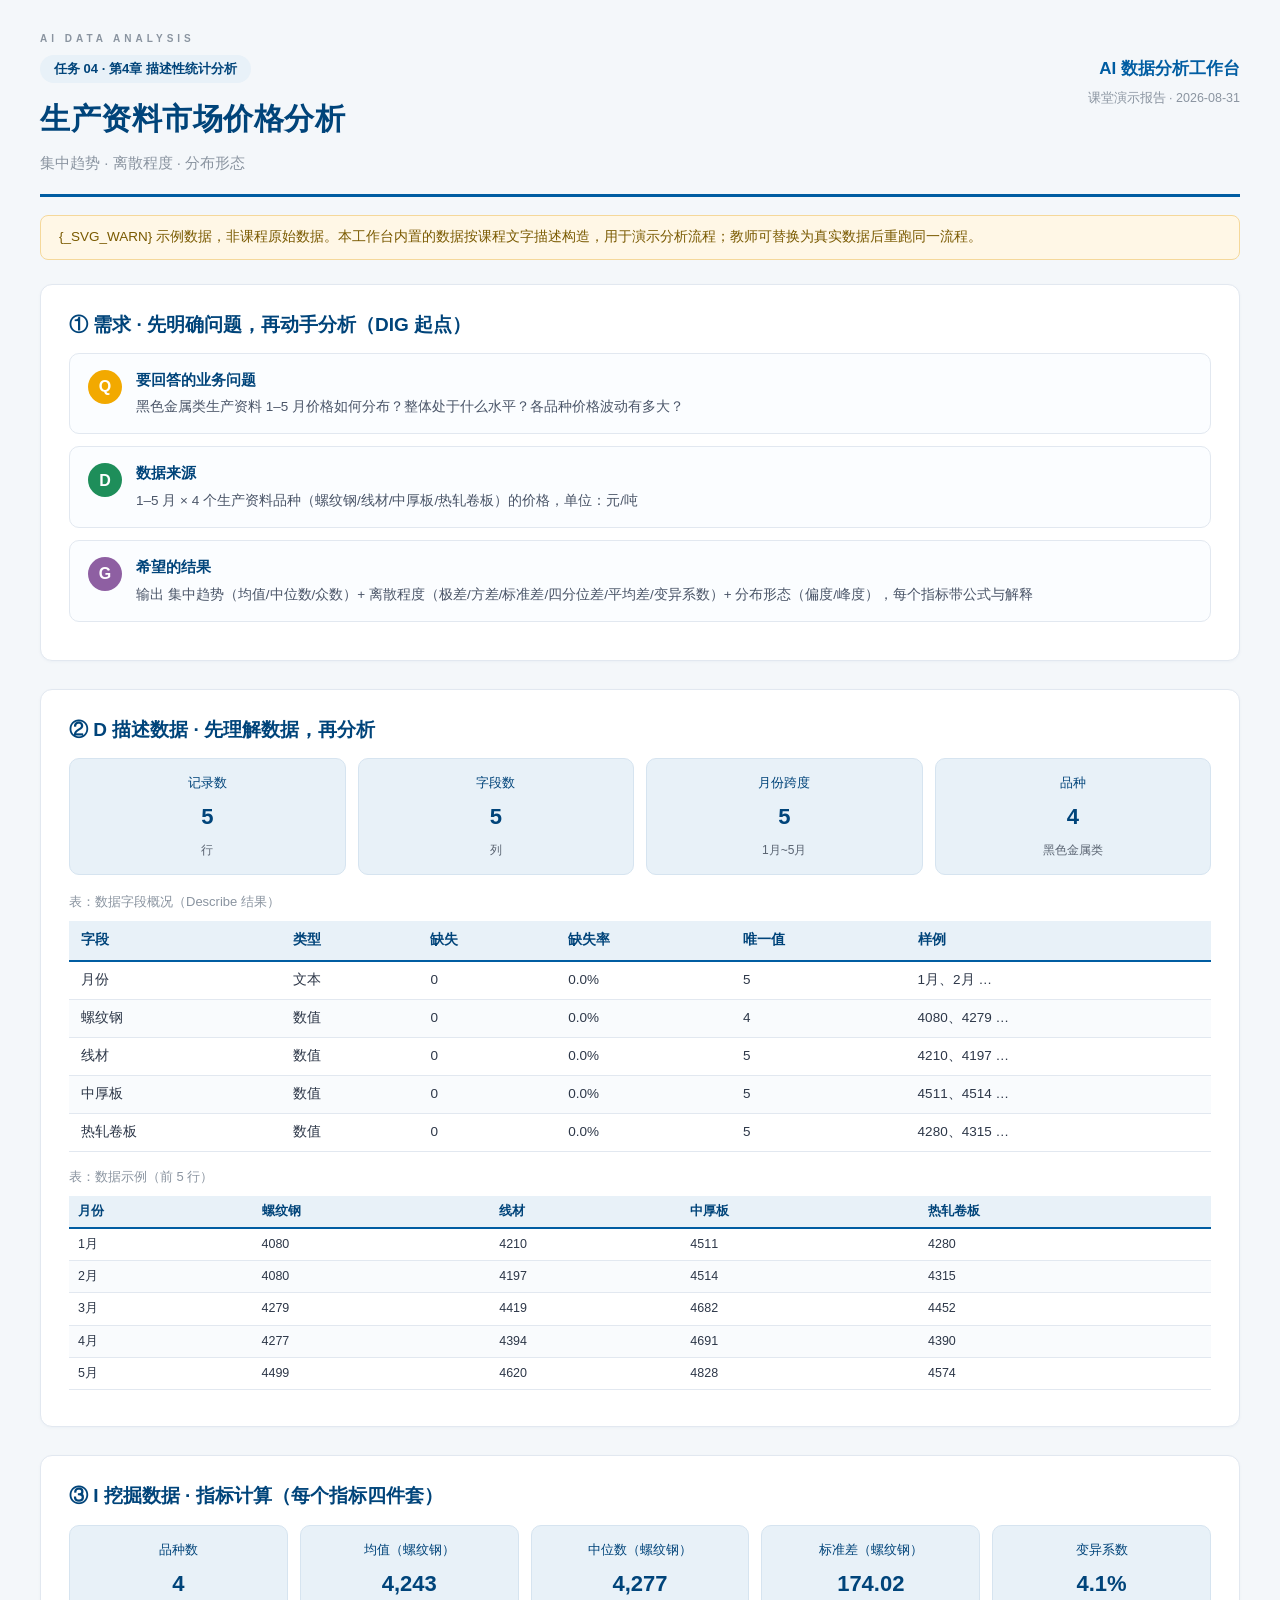
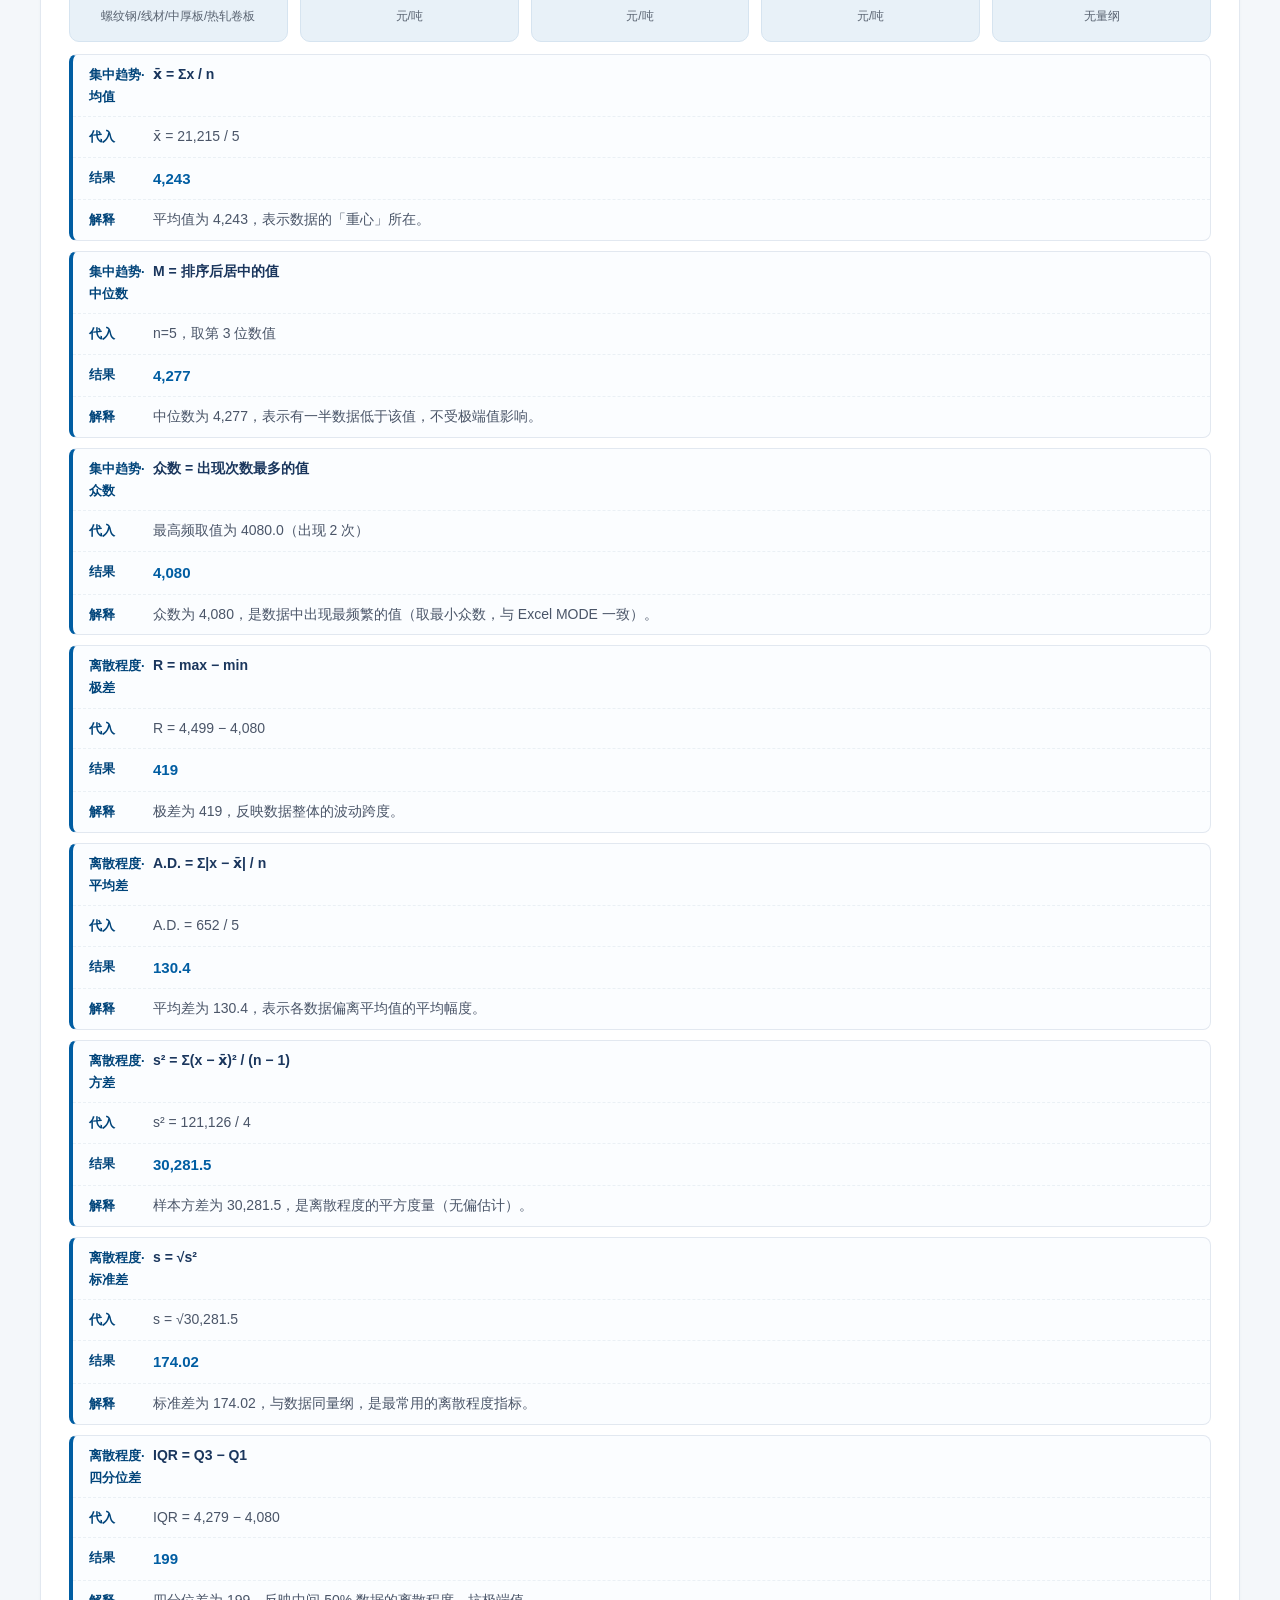
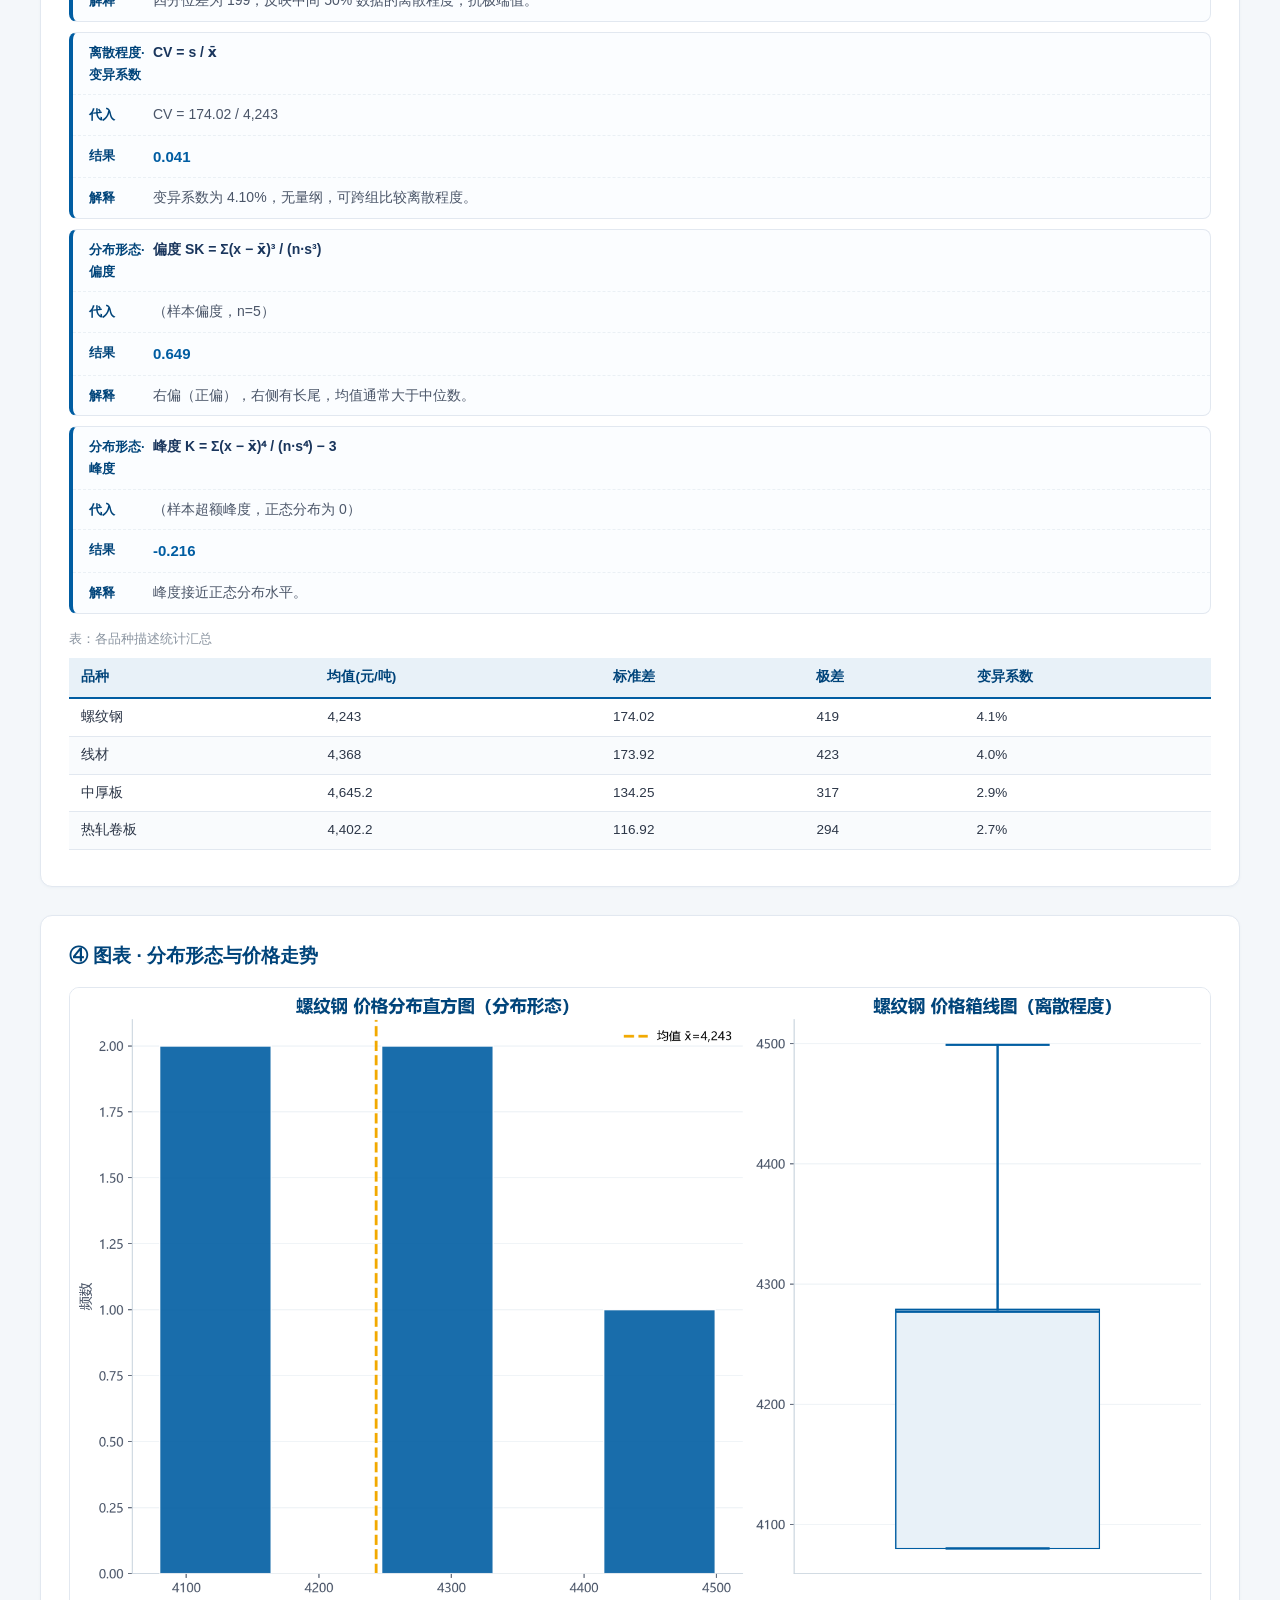
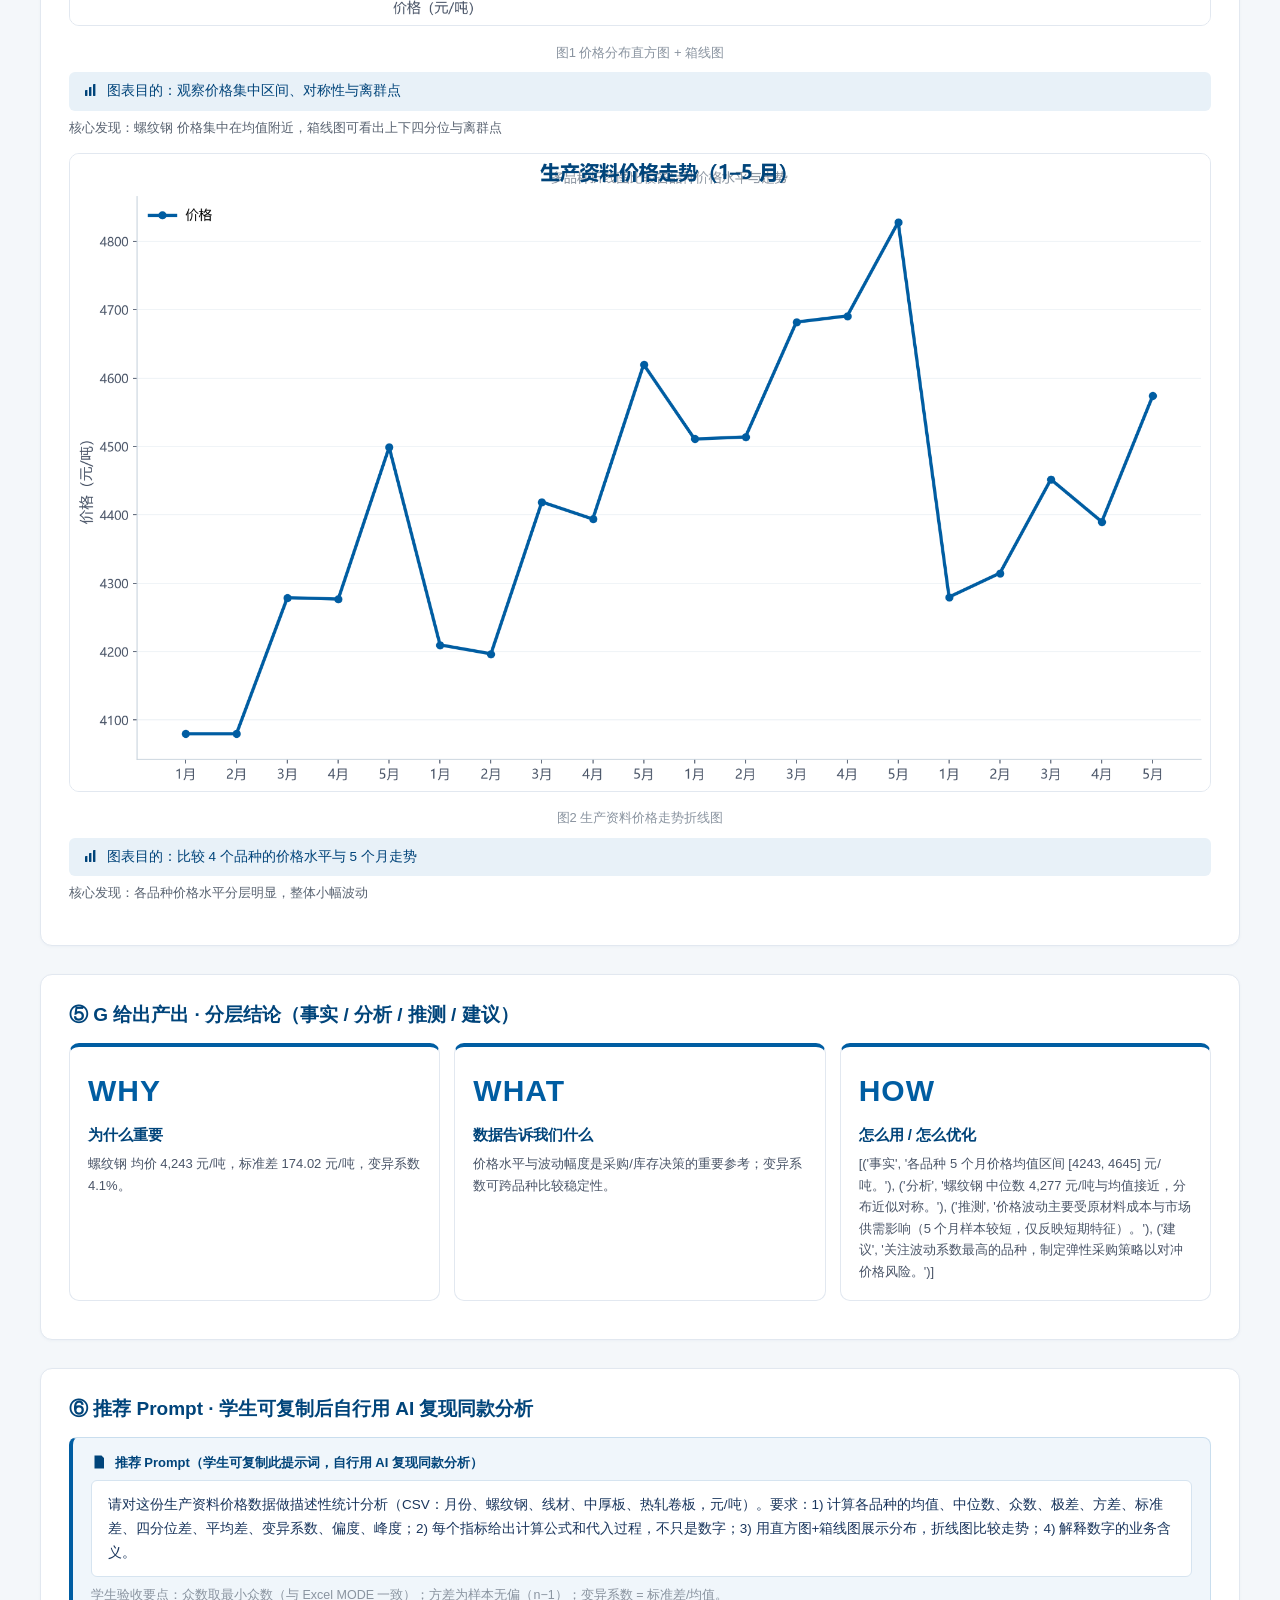
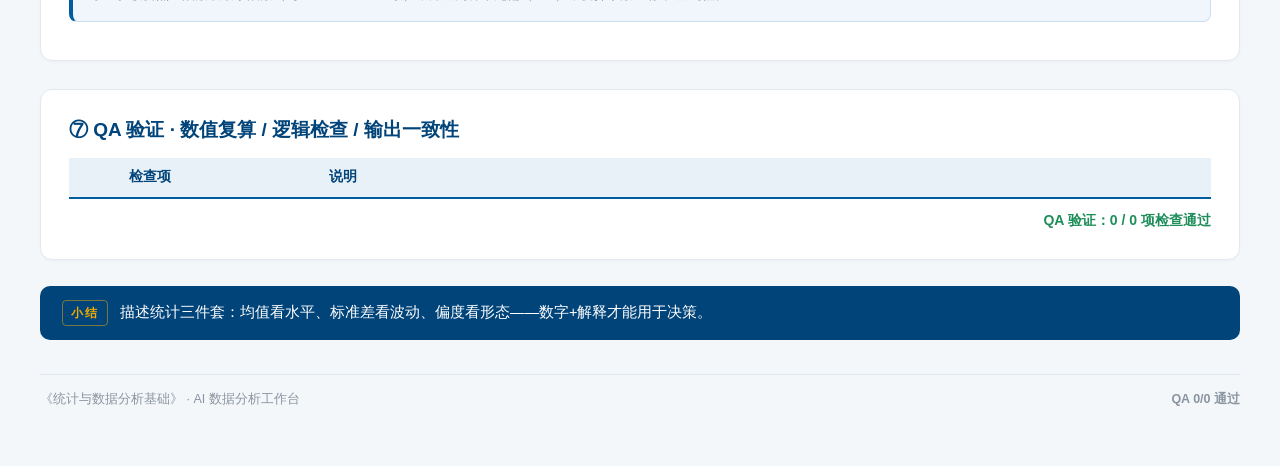
<file: output/task04/report.html>
<!DOCTYPE html>
<html lang="zh-CN">
<head>
<meta charset="UTF-8">
<meta name="viewport" content="width=device-width, initial-scale=1.0">
<title>任务04 生产资料市场价格分析 · AI 数据分析工作台</title>
<style>
/* ============================================================
   AI 数据分析工作台 — 人邮蓝主题样式表
   对齐参考 PPT：顶部小标签 + 大标题 + 结构化卡片 + 推荐 Prompt 框 + 底部小结条
   ============================================================ */
:root {
  --brand: #005DA2;
  --brand-dark: #00447A;
  --brand-light: #E8F1F8;
  --accent: #F2A900;
  --ok: #1E8E5A;
  --bad: #C0392B;
  --gray: #8A94A0;
  --text: #2D3748;
  --line: #E2E8F0;
  --bg: #F4F7FA;
}

* { box-sizing: border-box; margin: 0; padding: 0; }

html { scroll-behavior: smooth; }

body {
  font-family: "Microsoft YaHei", "微软雅黑", "PingFang SC", "Helvetica Neue", Arial, sans-serif;
  background: var(--bg);
  color: var(--text);
  font-size: 15px;
  line-height: 1.7;
}

/* ---------- 内联 SVG 通用样式 ---------- */
.ic { width: 16px; height: 16px; vertical-align: -3px; margin-right: 4px; }
.ic-ok { color: var(--ok); }
.ic-bad { color: var(--bad); }

.page {
  max-width: 1280px;
  margin: 0 auto;
  padding: 30px 40px 56px;
}

/* ---------- 顶部小标签（对齐参考 PPT「AI DATA ANALYSIS」） ---------- */
.top-tag {
  font-size: 10px;
  letter-spacing: 4px;
  text-transform: uppercase;
  color: var(--gray);
  margin-bottom: 8px;
  font-weight: 600;
}

/* ---------- 页头 ---------- */
.page-head {
  display: flex;
  justify-content: space-between;
  align-items: flex-start;
  border-bottom: 3px solid var(--brand);
  padding-bottom: 18px;
  margin-bottom: 18px;
}
.task-tag {
  display: inline-block;
  background: var(--brand-light);
  color: var(--brand-dark);
  font-size: 13px;
  font-weight: 600;
  padding: 3px 14px;
  border-radius: 20px;
  margin-bottom: 10px;
}
.page-head h1 { font-size: 30px; color: var(--brand-dark); font-weight: 700; letter-spacing: 0.5px; }
.task-sub { font-size: 15px; color: var(--gray); margin-top: 6px; }
.head-right { text-align: right; flex-shrink: 0; }
.logo { font-size: 17px; font-weight: 700; color: var(--brand); }
.head-date { font-size: 12.5px; color: var(--gray); margin-top: 4px; }

/* ---------- 示例数据横幅 ---------- */
.sample-banner {
  background: #FFF7E6;
  border: 1px solid #F5D89A;
  color: #7A5A00;
  border-radius: 8px;
  padding: 10px 18px;
  font-size: 13.5px;
  margin-bottom: 24px;
}

/* ---------- 内容块 ---------- */
.content { display: flex; flex-direction: column; gap: 28px; }
.block {
  background: #fff;
  border: 1px solid var(--line);
  border-radius: 12px;
  padding: 24px 28px 26px;
  box-shadow: 0 1px 3px rgba(0, 68, 122, 0.04);
}
.block-title {
  font-size: 19px;
  font-weight: 700;
  color: var(--brand-dark);
  margin-bottom: 6px;
  display: flex;
  align-items: center;
  gap: 8px;
}
.block-title .idx {
  display: inline-flex;
  align-items: center;
  justify-content: center;
  width: 26px; height: 26px;
  border-radius: 6px;
  background: var(--brand);
  color: #fff;
  font-size: 14px;
  font-weight: 700;
  flex-shrink: 0;
}
.block-title .sub-tag { font-size: 12px; color: var(--gray); font-weight: 400; margin-left: auto; }
.block-body { margin-top: 12px; }

/* ---------- 讲解要点 callout ---------- */
.callout {
  margin-top: 14px;
  background: #F7FAFC;
  border-left: 4px solid var(--accent);
  border-radius: 6px;
  padding: 10px 16px;
  font-size: 13.5px;
  color: #5A6472;
}
.callout-label { font-weight: 700; color: #B8860B; margin-bottom: 2px; font-size: 13px; }
.callout-text { line-height: 1.65; }

/* ---------- 警示框 ---------- */
.warn {
  margin-top: 14px;
  background: #FDF1F0;
  border: 1px solid #E8B4AD;
  border-left: 4px solid var(--bad);
  border-radius: 6px;
  padding: 10px 16px;
  font-size: 13.5px;
  color: #7A2E22;
}
.warn-label { font-weight: 700; margin-bottom: 2px; font-size: 13px; }

/* ---------- 表格 ---------- */
.tbl {
  width: 100%;
  border-collapse: collapse;
  font-size: 13.5px;
  margin: 10px 0;
}
.tbl caption {
  font-size: 13px;
  color: var(--gray);
  text-align: left;
  padding: 4px 0 8px;
}
.tbl th {
  background: var(--brand-light);
  color: var(--brand-dark);
  font-weight: 700;
  text-align: left;
  padding: 8px 12px;
  border-bottom: 2px solid var(--brand);
  white-space: nowrap;
}
.tbl td {
  padding: 7px 12px;
  border-bottom: 1px solid var(--line);
}
.tbl tbody tr:nth-child(even) { background: #F9FBFD; }
.tbl.small { font-size: 12.5px; }
.tbl.small th, .tbl.small td { padding: 5px 9px; }

/* ---------- 公式四件套 ---------- */
.formula-card {
  border: 1px solid var(--line);
  border-left: 4px solid var(--brand);
  border-radius: 8px;
  margin: 10px 0;
  background: #FBFDFF;
  overflow: hidden;
}
.f-line {
  display: flex;
  padding: 8px 16px;
  border-bottom: 1px dashed #EAF0F5;
  font-size: 14px;
}
.f-line:last-child { border-bottom: none; }
.f-label {
  flex: 0 0 64px;
  font-weight: 700;
  color: var(--brand-dark);
  font-size: 13px;
  padding-top: 1px;
}
.f-formula { font-weight: 600; color: #1A365D; }
.f-sub { color: #4A5568; }
.f-result { font-weight: 700; color: var(--brand); font-size: 15px; }
.f-int { color: #4A5568; }

/* ---------- 指标网格 ---------- */
.metric-grid {
  display: grid;
  grid-template-columns: repeat(auto-fit, minmax(180px, 1fr));
  gap: 12px;
  margin: 12px 0;
}
.metric {
  background: var(--brand-light);
  border-radius: 10px;
  padding: 14px 16px;
  text-align: center;
  border: 1px solid #D6E4F0;
}
.metric-label { font-size: 12.5px; color: var(--brand-dark); }
.metric-value { font-size: 22px; font-weight: 800; color: var(--brand-dark); margin: 4px 0; }
.metric-note { font-size: 12px; color: #5A6472; }

/* ---------- 图表 ---------- */
.fig { margin: 14px 0; }
.fig img {
  width: 100%;
  height: auto;
  border: 1px solid var(--line);
  border-radius: 10px;
  background: #fff;
}
.fig figcaption {
  font-size: 13px;
  color: var(--gray);
  margin-top: 8px;
  text-align: center;
}
.fig-purpose {
  margin-top: 8px;
  background: var(--brand-light);
  border-radius: 6px;
  padding: 8px 14px;
  font-size: 13.5px;
  color: var(--brand-dark);
}
.fig-note { margin-top: 6px; font-size: 13px; color: #5A6472; }

/* ---------- 分层结论 ---------- */
.finding {
  border: 1px solid var(--line);
  border-radius: 8px;
  padding: 12px 16px;
  margin: 10px 0;
  background: #FBFDFF;
}
.f-badge {
  display: inline-block;
  font-weight: 700;
  font-size: 12.5px;
  margin-right: 10px;
  padding: 1px 10px;
  border-radius: 12px;
  color: #fff;
}
.f-title { font-weight: 700; font-size: 14.5px; color: var(--brand-dark); }
.f-text { margin-top: 6px; font-size: 13.5px; color: #4A5568; line-height: 1.7; }
.f-事实 .f-badge { background: var(--brand); }
.f-分析 .f-badge { background: var(--accent); color: #7A5A00; }
.f-推测 .f-badge { background: #D69E2E; }
.f-建议 .f-badge { background: var(--ok); }
.f-警示 .f-badge { background: var(--bad); }

/* ---------- 编号步骤卡（对齐参考 PPT） ---------- */
.step-card {
  display: flex;
  gap: 14px;
  border: 1px solid var(--line);
  border-radius: 10px;
  padding: 14px 18px;
  margin: 12px 0;
  background: #FBFDFF;
}
.step-num {
  flex: 0 0 34px;
  height: 34px;
  border-radius: 50%;
  background: var(--brand);
  color: #fff;
  font-weight: 800;
  font-size: 16px;
  display: flex;
  align-items: center;
  justify-content: center;
  margin-top: 2px;
}
.step-num-q { background: #F2A900; }
.step-num-d { background: #1E8E5A; }
.step-num-g { background: #8E5FA2; }
.step-body { flex: 1; }
.step-title { font-weight: 700; color: var(--brand-dark); font-size: 14.5px; margin-bottom: 4px; }
.step-text { font-size: 13.5px; color: #4A5568; }

/* ---------- D/I/G 大字母块（对齐参考 PPT） ---------- */
.dig-grid { display: grid; grid-template-columns: repeat(auto-fit, minmax(240px, 1fr)); gap: 14px; margin: 12px 0; }
.dig-card {
  border: 1px solid var(--line);
  border-radius: 10px;
  padding: 18px;
  background: #fff;
  border-top: 4px solid var(--brand);
}
.dig-letter {
  font-size: 30px;
  font-weight: 900;
  color: var(--brand);
  margin-bottom: 6px;
  letter-spacing: 1px;
}
.dig-title { font-weight: 700; color: var(--brand-dark); margin-bottom: 6px; }
.dig-text { font-size: 13px; color: #4A5568; line-height: 1.65; }

/* ---------- 推荐 Prompt 框（对齐参考 PPT） ---------- */
.prompt-box {
  background: #F0F6FB;
  border: 1px solid #C9DEEE;
  border-left: 4px solid var(--brand);
  border-radius: 8px;
  padding: 14px 18px;
  margin: 12px 0;
}
.prompt-label {
  font-size: 13px;
  font-weight: 700;
  color: var(--brand-dark);
  margin-bottom: 6px;
}
.prompt-text {
  background: #fff;
  border: 1px solid #D6E4F0;
  border-radius: 6px;
  padding: 12px 16px;
  font-size: 13.5px;
  color: #1A365D;
  line-height: 1.75;
  white-space: pre-wrap;
  font-family: inherit;
}
.prompt-note { margin-top: 8px; font-size: 12.5px; color: var(--gray); }

/* ---------- QA ---------- */
.qa-tbl { margin-top: 10px; }
.qa-ok td { color: var(--ok); }
.qa-fail td { color: var(--bad); background: #FDF1F0; }
.qa-icon { text-align: center; }
.qa-name { font-weight: 600; }
.qa-total {
  margin-top: 10px;
  font-size: 14px;
  font-weight: 700;
  color: var(--ok);
  text-align: right;
}
.qa-total-fail { color: var(--bad); }

/* ---------- 底部小结条（对齐参考 PPT 每页底部小结） ---------- */
.bottom-note {
  margin-top: 26px;
  background: var(--brand-dark);
  color: #fff;
  border-radius: 10px;
  padding: 14px 22px;
  font-size: 14.5px;
  display: flex;
  align-items: center;
  gap: 12px;
}
.bottom-note .bn-label {
  flex-shrink: 0;
  font-size: 12px;
  font-weight: 700;
  letter-spacing: 2px;
  color: var(--accent);
  border: 1px solid rgba(242, 169, 0, 0.5);
  border-radius: 4px;
  padding: 2px 8px;
}
.bottom-note .bn-text { line-height: 1.6; }

/* ---------- 页脚 ---------- */
.page-foot {
  margin-top: 34px;
  border-top: 1px solid var(--line);
  padding-top: 14px;
}
.foot-inner {
  display: flex;
  justify-content: space-between;
  font-size: 12.5px;
  color: var(--gray);
}
.qa-summary { font-weight: 600; }

/* ============================================================
   首页（index.html）
   ============================================================ */
.hero { text-align: center; padding: 36px 0 10px; }
.hero .top-tag { text-align: center; margin-bottom: 10px; }
.hero h1 { font-size: 40px; color: var(--brand-dark); font-weight: 800; letter-spacing: 2px; }
.hero .hero-sub { font-size: 16px; color: var(--gray); margin-top: 10px; }
.hero .hero-desc { font-size: 13.5px; color: var(--gray); margin-top: 6px; }

.feature-grid {
  display: grid;
  grid-template-columns: repeat(3, 1fr);
  gap: 16px;
  margin: 26px 0 34px;
}
.feature-card {
  background: #fff;
  border: 1px solid var(--line);
  border-top: 4px solid var(--brand);
  border-radius: 12px;
  padding: 18px 20px;
  text-align: left;
}
.feature-card .fc-icon { font-size: 24px; }
.feature-card .fc-title { font-weight: 700; color: var(--brand-dark); font-size: 15.5px; margin: 6px 0 4px; }
.feature-card .fc-text { font-size: 13px; color: #5A6472; }

.task-section-title {
  font-size: 15px;
  font-weight: 700;
  color: var(--brand-dark);
  margin: 8px 0 4px;
  letter-spacing: 1px;
}
.task-section-sub { font-size: 12.5px; color: var(--gray); margin-bottom: 14px; }

.task-grid {
  display: grid;
  grid-template-columns: repeat(5, 1fr);
  gap: 14px;
}
.task-card {
  display: block;
  background: #fff;
  border: 1px solid var(--line);
  border-radius: 12px;
  padding: 16px 16px 14px;
  text-decoration: none;
  color: var(--text);
  transition: all 0.15s ease;
  border-top: 4px solid var(--brand);
}
.task-card:hover {
  transform: translateY(-3px);
  box-shadow: 0 8px 20px rgba(0, 68, 122, 0.12);
  border-color: var(--brand);
}
.task-card .tc-no {
  font-size: 12px;
  font-weight: 700;
  color: var(--brand);
  letter-spacing: 1px;
}
.task-card .tc-title { font-weight: 700; font-size: 14.5px; color: var(--brand-dark); margin: 6px 0 3px; }
.task-card .tc-sub { font-size: 12px; color: var(--gray); line-height: 1.5; }
.task-card .tc-status {
  display: inline-block;
  margin-top: 10px;
  font-size: 11.5px;
  font-weight: 600;
  color: var(--ok);
  background: #E8F5EE;
  border-radius: 10px;
  padding: 1px 10px;
}
.task-card.placeholder {
  background: #F1F3F5;
  border-top-color: #B9C2CB;
  cursor: not-allowed;
  filter: grayscale(0.6);
}
.task-card.placeholder .tc-title { color: #6B7683; }
.task-card.placeholder .tc-status { color: #8A94A0; background: #E4E8EC; }

.footer-note { text-align: center; font-size: 12.5px; color: var(--gray); margin-top: 34px; line-height: 1.8; }

/* ---------- 响应式（手机） ---------- */
@media (max-width: 900px) {
  .task-grid { grid-template-columns: repeat(2, 1fr); }
  .feature-grid { grid-template-columns: 1fr; }
  .page { padding: 20px 16px 40px; }
  .page-head { flex-direction: column; gap: 10px; }
  .head-right { text-align: left; }
  .block { padding: 18px 16px; }
  .f-line { flex-direction: column; gap: 2px; }
  .f-label { flex: none; }
  .step-card { flex-direction: column; gap: 8px; }
}

</style>
</head>
<body>
<div class="page">
  <div class="top-tag">AI DATA ANALYSIS</div>
  <header class="page-head">
    <div class="head-left">
      <div class="task-tag">任务 04 · 第4章 描述性统计分析</div>
      <h1>生产资料市场价格分析</h1>
      <div class="task-sub">集中趋势 · 离散程度 · 分布形态</div>
    </div>
    <div class="head-right">
      <div class="logo">AI 数据分析工作台</div>
      <div class="head-date">课堂演示报告 · 2026-08-31</div>
    </div>
  </header>

  <div class="sample-banner">{_SVG_WARN} 示例数据，非课程原始数据。本工作台内置的数据按课程文字描述构造，用于演示分析流程；教师可替换为真实数据后重跑同一流程。</div>

  <main class="content">
<section class="block" id="need"><h2 class="block-title">① 需求 · 先明确问题，再动手分析（DIG 起点）</h2><div class="block-body">
    <div class="step-card"><div class="step-num step-num-q">Q</div><div class="step-body">
      <div class="step-title">要回答的业务问题</div><div class="step-text">黑色金属类生产资料 1–5 月价格如何分布？整体处于什么水平？各品种价格波动有多大？</div></div></div>
    <div class="step-card"><div class="step-num step-num-d">D</div><div class="step-body">
      <div class="step-title">数据来源</div><div class="step-text">1–5 月 × 4 个生产资料品种（螺纹钢/线材/中厚板/热轧卷板）的价格，单位：元/吨</div></div></div>
    <div class="step-card"><div class="step-num step-num-g">G</div><div class="step-body">
      <div class="step-title">希望的结果</div><div class="step-text">输出 集中趋势（均值/中位数/众数）+ 离散程度（极差/方差/标准差/四分位差/平均差/变异系数）+ 分布形态（偏度/峰度），每个指标带公式与解释</div></div></div>
    </div></section>
<section class="block" id="describe"><h2 class="block-title">② D 描述数据 · 先理解数据，再分析</h2><div class="block-body"><div class="metric-grid"><div class="metric"><div class="metric-label">记录数</div><div class="metric-value">5</div><div class="metric-note">行</div></div><div class="metric"><div class="metric-label">字段数</div><div class="metric-value">5</div><div class="metric-note">列</div></div><div class="metric"><div class="metric-label">月份跨度</div><div class="metric-value">5</div><div class="metric-note">1月~5月</div></div><div class="metric"><div class="metric-label">品种</div><div class="metric-value">4</div><div class="metric-note">黑色金属类</div></div></div><table class="tbl"><caption>表：数据字段概况（Describe 结果）</caption><thead><tr><th>字段</th><th>类型</th><th>缺失</th><th>缺失率</th><th>唯一值</th><th>样例</th></tr></thead><tbody><tr><td>月份</td><td>文本</td><td>0</td><td>0.0%</td><td>5</td><td>1月、2月 …</td></tr><tr><td>螺纹钢</td><td>数值</td><td>0</td><td>0.0%</td><td>4</td><td>4080、4279 …</td></tr><tr><td>线材</td><td>数值</td><td>0</td><td>0.0%</td><td>5</td><td>4210、4197 …</td></tr><tr><td>中厚板</td><td>数值</td><td>0</td><td>0.0%</td><td>5</td><td>4511、4514 …</td></tr><tr><td>热轧卷板</td><td>数值</td><td>0</td><td>0.0%</td><td>5</td><td>4280、4315 …</td></tr></tbody></table><table class="tbl small"><caption>表：数据示例（前 5 行）</caption><thead><tr><th>月份</th><th>螺纹钢</th><th>线材</th><th>中厚板</th><th>热轧卷板</th></tr></thead><tbody><tr><td>1月</td><td>4080</td><td>4210</td><td>4511</td><td>4280</td></tr><tr><td>2月</td><td>4080</td><td>4197</td><td>4514</td><td>4315</td></tr><tr><td>3月</td><td>4279</td><td>4419</td><td>4682</td><td>4452</td></tr><tr><td>4月</td><td>4277</td><td>4394</td><td>4691</td><td>4390</td></tr><tr><td>5月</td><td>4499</td><td>4620</td><td>4828</td><td>4574</td></tr></tbody></table></div></section>
<section class="block" id="dig"><h2 class="block-title">③ I 挖掘数据 · 指标计算（每个指标四件套）</h2><div class="block-body"><div class="metric-grid"><div class="metric"><div class="metric-label">品种数</div><div class="metric-value">4</div><div class="metric-note">螺纹钢/线材/中厚板/热轧卷板</div></div><div class="metric"><div class="metric-label">均值（螺纹钢）</div><div class="metric-value">4,243</div><div class="metric-note">元/吨</div></div><div class="metric"><div class="metric-label">中位数（螺纹钢）</div><div class="metric-value">4,277</div><div class="metric-note">元/吨</div></div><div class="metric"><div class="metric-label">标准差（螺纹钢）</div><div class="metric-value">174.02</div><div class="metric-note">元/吨</div></div><div class="metric"><div class="metric-label">变异系数</div><div class="metric-value">4.1%</div><div class="metric-note">无量纲</div></div></div><div class="formula-card"><div class="f-line"><span class="f-label">集中趋势·均值</span><span class="f-formula">x̄ = Σx / n</span></div><div class="f-line"><span class="f-label">代入</span><span class="f-sub">x̄ = 21,215 / 5</span></div><div class="f-line"><span class="f-label">结果</span><span class="f-result">4,243</span></div><div class="f-line"><span class="f-label">解释</span><span class="f-int">平均值为 4,243，表示数据的「重心」所在。</span></div></div><div class="formula-card"><div class="f-line"><span class="f-label">集中趋势·中位数</span><span class="f-formula">M = 排序后居中的值</span></div><div class="f-line"><span class="f-label">代入</span><span class="f-sub">n=5，取第 3 位数值</span></div><div class="f-line"><span class="f-label">结果</span><span class="f-result">4,277</span></div><div class="f-line"><span class="f-label">解释</span><span class="f-int">中位数为 4,277，表示有一半数据低于该值，不受极端值影响。</span></div></div><div class="formula-card"><div class="f-line"><span class="f-label">集中趋势·众数</span><span class="f-formula">众数 = 出现次数最多的值</span></div><div class="f-line"><span class="f-label">代入</span><span class="f-sub">最高频取值为 4080.0（出现 2 次）</span></div><div class="f-line"><span class="f-label">结果</span><span class="f-result">4,080</span></div><div class="f-line"><span class="f-label">解释</span><span class="f-int">众数为 4,080，是数据中出现最频繁的值（取最小众数，与 Excel MODE 一致）。</span></div></div><div class="formula-card"><div class="f-line"><span class="f-label">离散程度·极差</span><span class="f-formula">R = max − min</span></div><div class="f-line"><span class="f-label">代入</span><span class="f-sub">R = 4,499 − 4,080</span></div><div class="f-line"><span class="f-label">结果</span><span class="f-result">419</span></div><div class="f-line"><span class="f-label">解释</span><span class="f-int">极差为 419，反映数据整体的波动跨度。</span></div></div><div class="formula-card"><div class="f-line"><span class="f-label">离散程度·平均差</span><span class="f-formula">A.D. = Σ|x − x̄| / n</span></div><div class="f-line"><span class="f-label">代入</span><span class="f-sub">A.D. = 652 / 5</span></div><div class="f-line"><span class="f-label">结果</span><span class="f-result">130.4</span></div><div class="f-line"><span class="f-label">解释</span><span class="f-int">平均差为 130.4，表示各数据偏离平均值的平均幅度。</span></div></div><div class="formula-card"><div class="f-line"><span class="f-label">离散程度·方差</span><span class="f-formula">s² = Σ(x − x̄)² / (n − 1)</span></div><div class="f-line"><span class="f-label">代入</span><span class="f-sub">s² = 121,126 / 4</span></div><div class="f-line"><span class="f-label">结果</span><span class="f-result">30,281.5</span></div><div class="f-line"><span class="f-label">解释</span><span class="f-int">样本方差为 30,281.5，是离散程度的平方度量（无偏估计）。</span></div></div><div class="formula-card"><div class="f-line"><span class="f-label">离散程度·标准差</span><span class="f-formula">s = √s²</span></div><div class="f-line"><span class="f-label">代入</span><span class="f-sub">s = √30,281.5</span></div><div class="f-line"><span class="f-label">结果</span><span class="f-result">174.02</span></div><div class="f-line"><span class="f-label">解释</span><span class="f-int">标准差为 174.02，与数据同量纲，是最常用的离散程度指标。</span></div></div><div class="formula-card"><div class="f-line"><span class="f-label">离散程度·四分位差</span><span class="f-formula">IQR = Q3 − Q1</span></div><div class="f-line"><span class="f-label">代入</span><span class="f-sub">IQR = 4,279 − 4,080</span></div><div class="f-line"><span class="f-label">结果</span><span class="f-result">199</span></div><div class="f-line"><span class="f-label">解释</span><span class="f-int">四分位差为 199，反映中间 50% 数据的离散程度，抗极端值。</span></div></div><div class="formula-card"><div class="f-line"><span class="f-label">离散程度·变异系数</span><span class="f-formula">CV = s / x̄</span></div><div class="f-line"><span class="f-label">代入</span><span class="f-sub">CV = 174.02 / 4,243</span></div><div class="f-line"><span class="f-label">结果</span><span class="f-result">0.041</span></div><div class="f-line"><span class="f-label">解释</span><span class="f-int">变异系数为 4.10%，无量纲，可跨组比较离散程度。</span></div></div><div class="formula-card"><div class="f-line"><span class="f-label">分布形态·偏度</span><span class="f-formula">偏度 SK = Σ(x − x̄)³ / (n·s³)</span></div><div class="f-line"><span class="f-label">代入</span><span class="f-sub">（样本偏度，n=5）</span></div><div class="f-line"><span class="f-label">结果</span><span class="f-result">0.649</span></div><div class="f-line"><span class="f-label">解释</span><span class="f-int">右偏（正偏），右侧有长尾，均值通常大于中位数。</span></div></div><div class="formula-card"><div class="f-line"><span class="f-label">分布形态·峰度</span><span class="f-formula">峰度 K = Σ(x − x̄)⁴ / (n·s⁴) − 3</span></div><div class="f-line"><span class="f-label">代入</span><span class="f-sub">（样本超额峰度，正态分布为 0）</span></div><div class="f-line"><span class="f-label">结果</span><span class="f-result">-0.216</span></div><div class="f-line"><span class="f-label">解释</span><span class="f-int">峰度接近正态分布水平。</span></div></div><table class="tbl"><caption>表：各品种描述统计汇总</caption><thead><tr><th>品种</th><th>均值(元/吨)</th><th>标准差</th><th>极差</th><th>变异系数</th></tr></thead><tbody><tr><td>螺纹钢</td><td>4,243</td><td>174.02</td><td>419</td><td>4.1%</td></tr><tr><td>线材</td><td>4,368</td><td>173.92</td><td>423</td><td>4.0%</td></tr><tr><td>中厚板</td><td>4,645.2</td><td>134.25</td><td>317</td><td>2.9%</td></tr><tr><td>热轧卷板</td><td>4,402.2</td><td>116.92</td><td>294</td><td>2.7%</td></tr></tbody></table></div></section>
<section class="block"><h2 class="block-title">④ 图表 · 分布形态与价格走势</h2><div class="block-body"><figure class="fig"><img src="charts/04_hist_hist_box.png" alt="图1 价格分布直方图 + 箱线图"><figcaption>图1 价格分布直方图 + 箱线图</figcaption><div class="fig-purpose"><svg class="ic" viewBox="0 0 16 16" fill="currentColor" aria-hidden="true"><rect x="2" y="8" width="2.4" height="6" rx=".4"/><rect x="6" y="5" width="2.4" height="9" rx=".4"/><rect x="10" y="2" width="2.4" height="12" rx=".4"/></svg> 图表目的：观察价格集中区间、对称性与离群点</div><div class="fig-note">核心发现：螺纹钢 价格集中在均值附近，箱线图可看出上下四分位与离群点</div></figure><figure class="fig"><img src="charts/04_price.png" alt="图2 生产资料价格走势折线图"><figcaption>图2 生产资料价格走势折线图</figcaption><div class="fig-purpose"><svg class="ic" viewBox="0 0 16 16" fill="currentColor" aria-hidden="true"><rect x="2" y="8" width="2.4" height="6" rx=".4"/><rect x="6" y="5" width="2.4" height="9" rx=".4"/><rect x="10" y="2" width="2.4" height="12" rx=".4"/></svg> 图表目的：比较 4 个品种的价格水平与 5 个月走势</div><div class="fig-note">核心发现：各品种价格水平分层明显，整体小幅波动</div></figure></div></section>
<section class="block" id="goal"><h2 class="block-title">⑤ G 给出产出 · 分层结论（事实 / 分析 / 推测 / 建议）</h2><div class="block-body"><div class="dig-grid"><div class="dig-card"><div class="dig-letter">WHY</div><div class="dig-title">为什么重要</div><div class="dig-text">螺纹钢 均价 4,243 元/吨，标准差 174.02 元/吨，变异系数 4.1%。</div></div><div class="dig-card"><div class="dig-letter">WHAT</div><div class="dig-title">数据告诉我们什么</div><div class="dig-text">价格水平与波动幅度是采购/库存决策的重要参考；变异系数可跨品种比较稳定性。</div></div><div class="dig-card"><div class="dig-letter">HOW</div><div class="dig-title">怎么用 / 怎么优化</div><div class="dig-text">[('事实', '各品种 5 个月价格均值区间 [4243, 4645] 元/吨。'), ('分析', '螺纹钢 中位数 4,277 元/吨与均值接近，分布近似对称。'), ('推测', '价格波动主要受原材料成本与市场供需影响（5 个月样本较短，仅反映短期特征）。'), ('建议', '关注波动系数最高的品种，制定弹性采购策略以对冲价格风险。')]</div></div></div></div></section>
<section class="block" id="prompt"><h2 class="block-title">⑥ 推荐 Prompt · 学生可复制后自行用 AI 复现同款分析</h2><div class="block-body"><div class="prompt-box"><div class="prompt-label"><svg class="ic" viewBox="0 0 16 16" fill="currentColor" aria-hidden="true"><path d="M3.5 1.5h7L13 4v10.5H3.5zM4.5 6.5h7M4.5 9h7M4.5 11.5h5"/></svg> 推荐 Prompt（学生可复制此提示词，自行用 AI 复现同款分析）</div><div class="prompt-text">请对这份生产资料价格数据做描述性统计分析（CSV：月份、螺纹钢、线材、中厚板、热轧卷板，元/吨）。要求：1) 计算各品种的均值、中位数、众数、极差、方差、标准差、四分位差、平均差、变异系数、偏度、峰度；2) 每个指标给出计算公式和代入过程，不只是数字；3) 用直方图+箱线图展示分布，折线图比较走势；4) 解释数字的业务含义。</div><div class="prompt-note">学生验收要点：众数取最小众数（与 Excel MODE 一致）；方差为样本无偏（n−1）；变异系数 = 标准差/均值。</div></div></div></section>
<section class="block" id="qa"><h2 class="block-title">⑦ QA 验证 · 数值复算 / 逻辑检查 / 输出一致性</h2><div class="block-body"><table class="tbl qa-tbl"><thead><tr><th style="width:48px"></th><th style="width:200px">检查项</th><th>说明</th></tr></thead><tbody></tbody></table><div class="qa-total ">QA 验证：0 / 0 项检查通过</div></div></section>
  </main>

  <div class="bottom-note"><span class="bn-label">小结</span><span class="bn-text">描述统计三件套：均值看水平、标准差看波动、偏度看形态——数字+解释才能用于决策。</span></div>

  <footer class="page-foot">
    <div class="foot-inner">
      <span>《统计与数据分析基础》 · AI 数据分析工作台</span>
      <span class="qa-summary">QA 0/0 通过</span>
    </div>
  </footer>
</div>
</body>
</html>
</file>
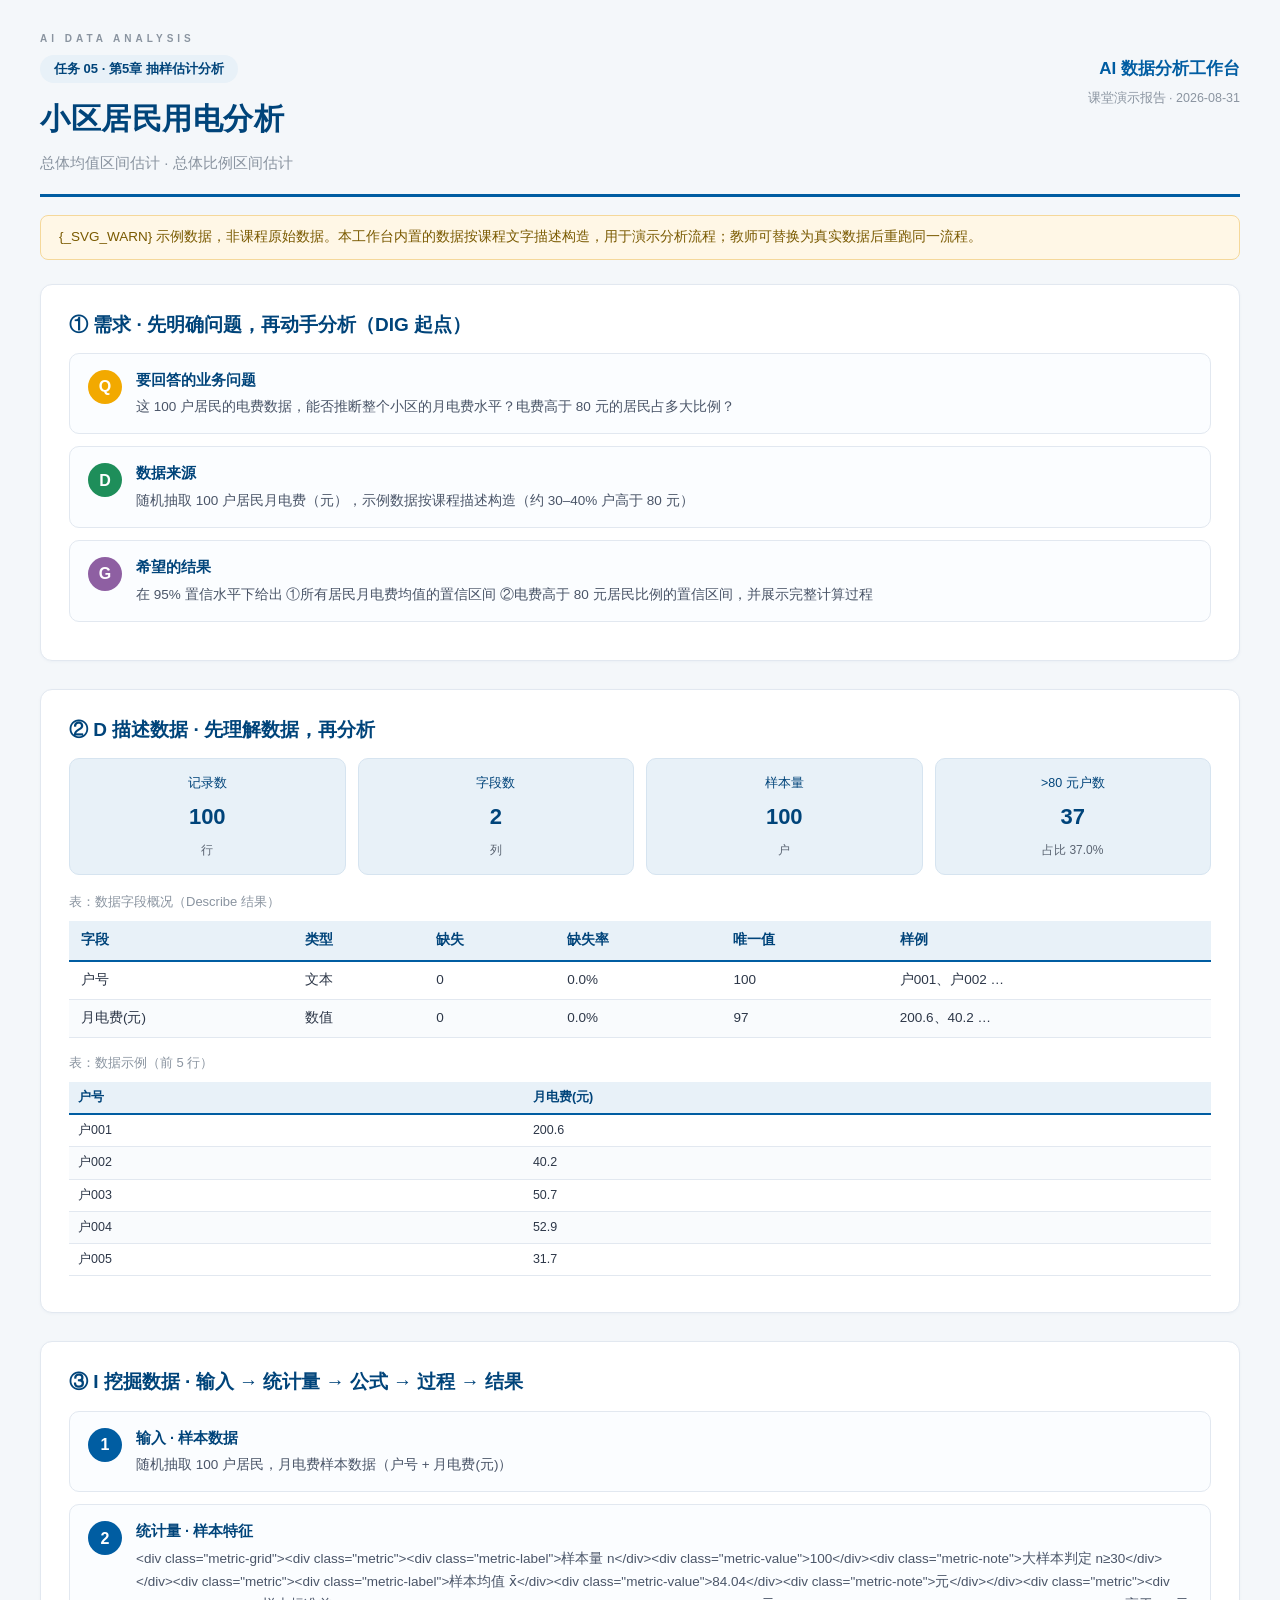
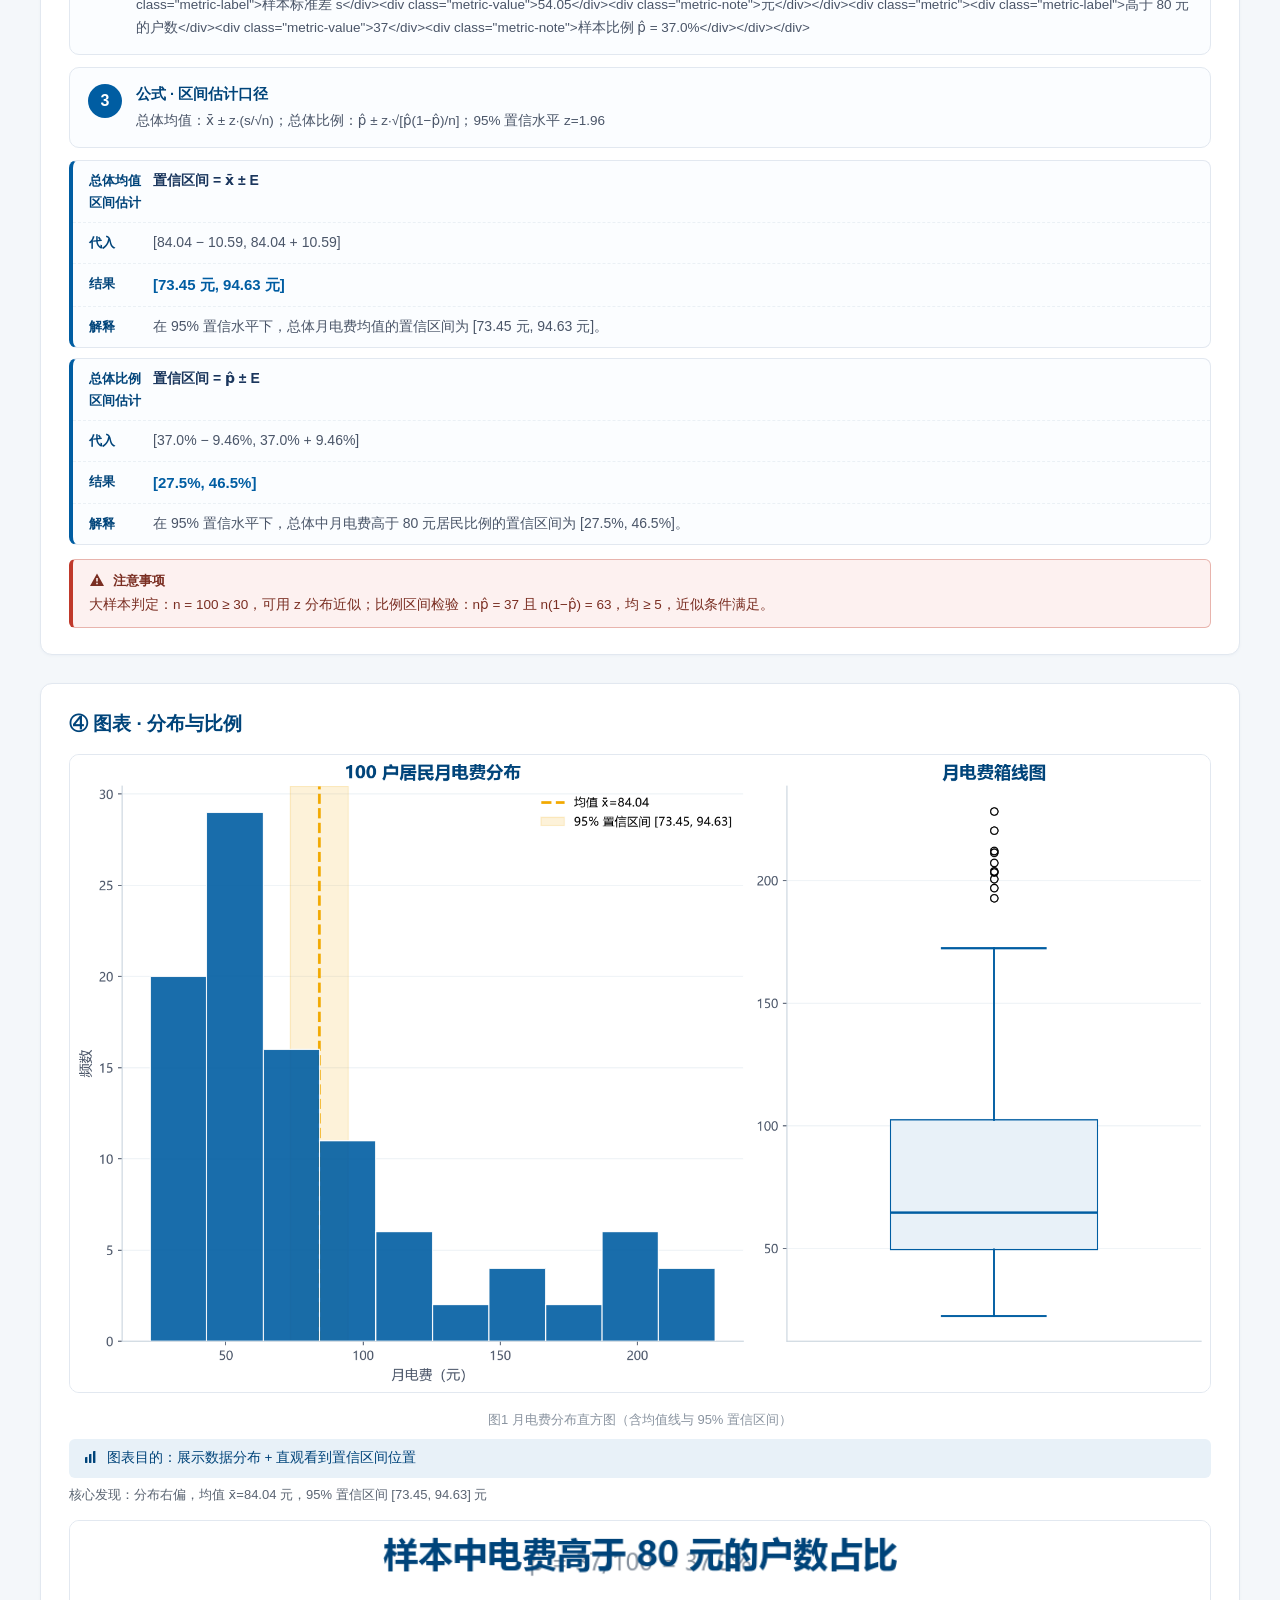
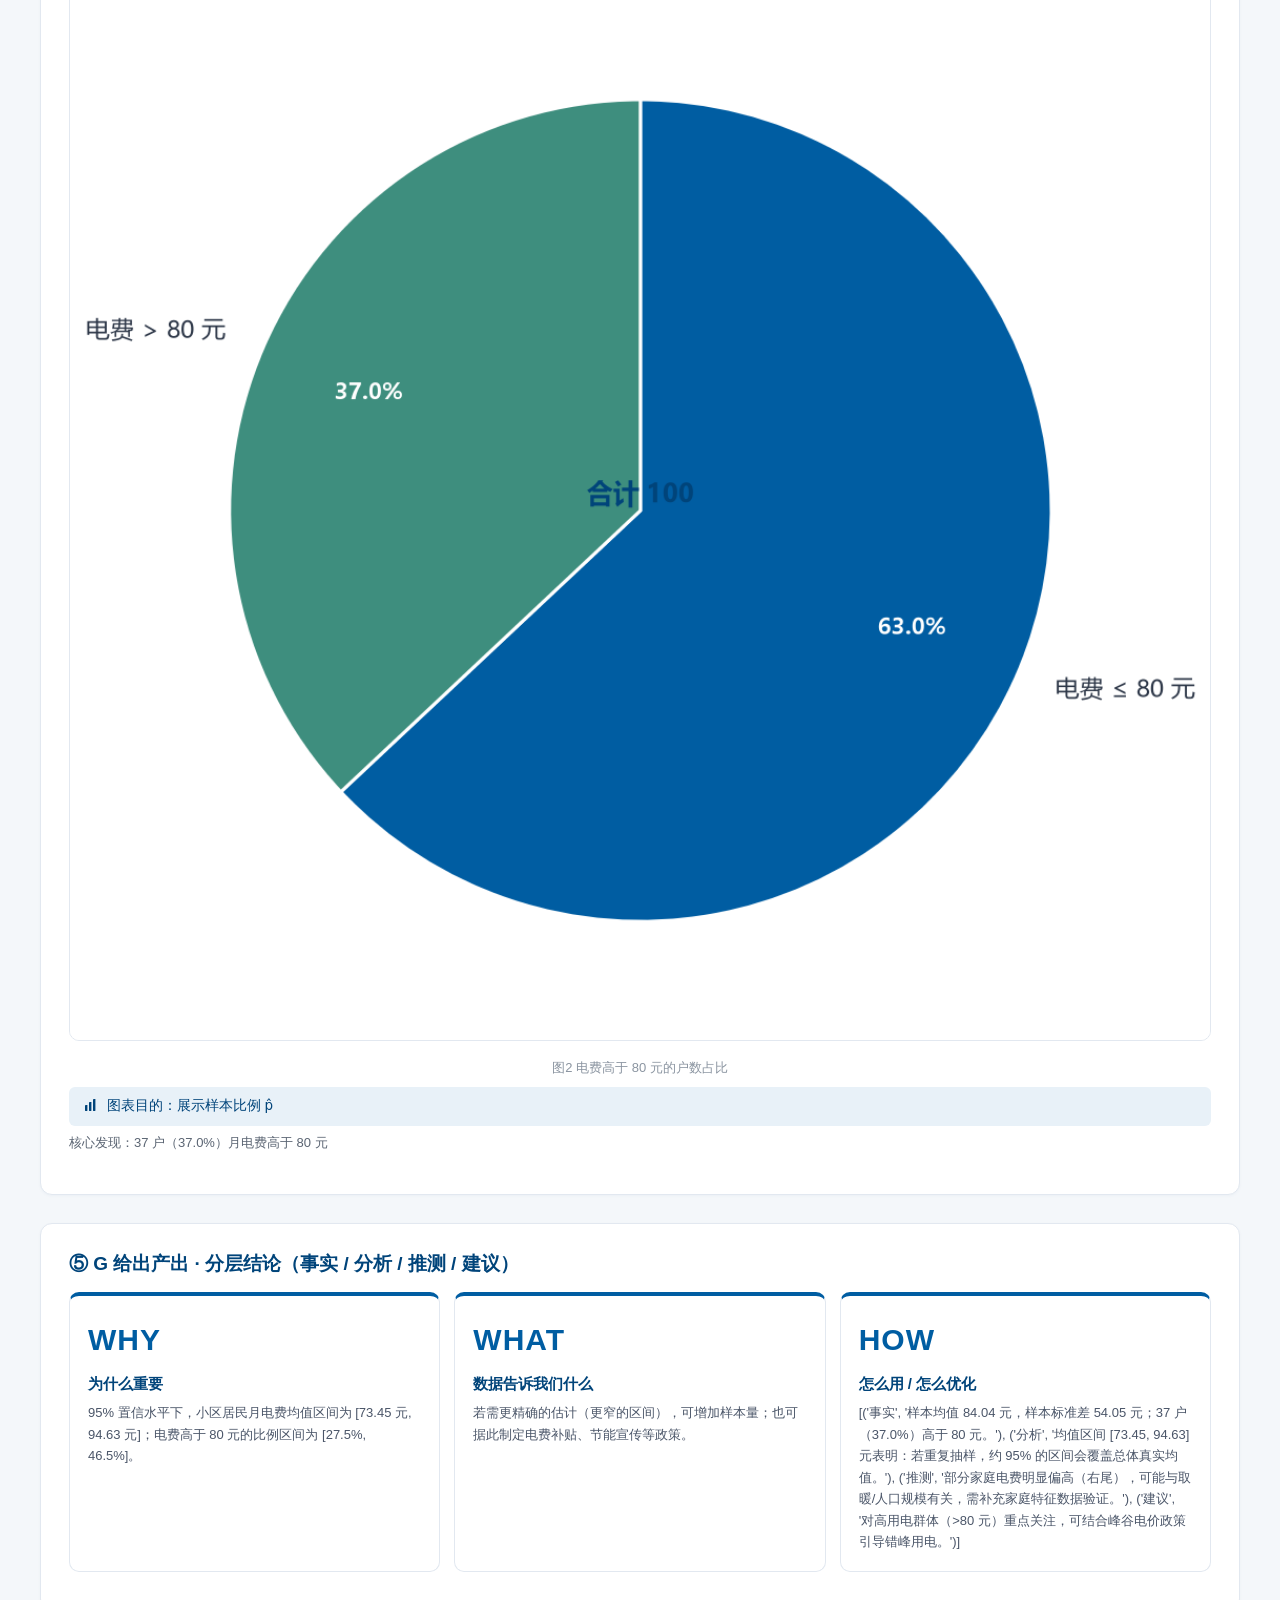
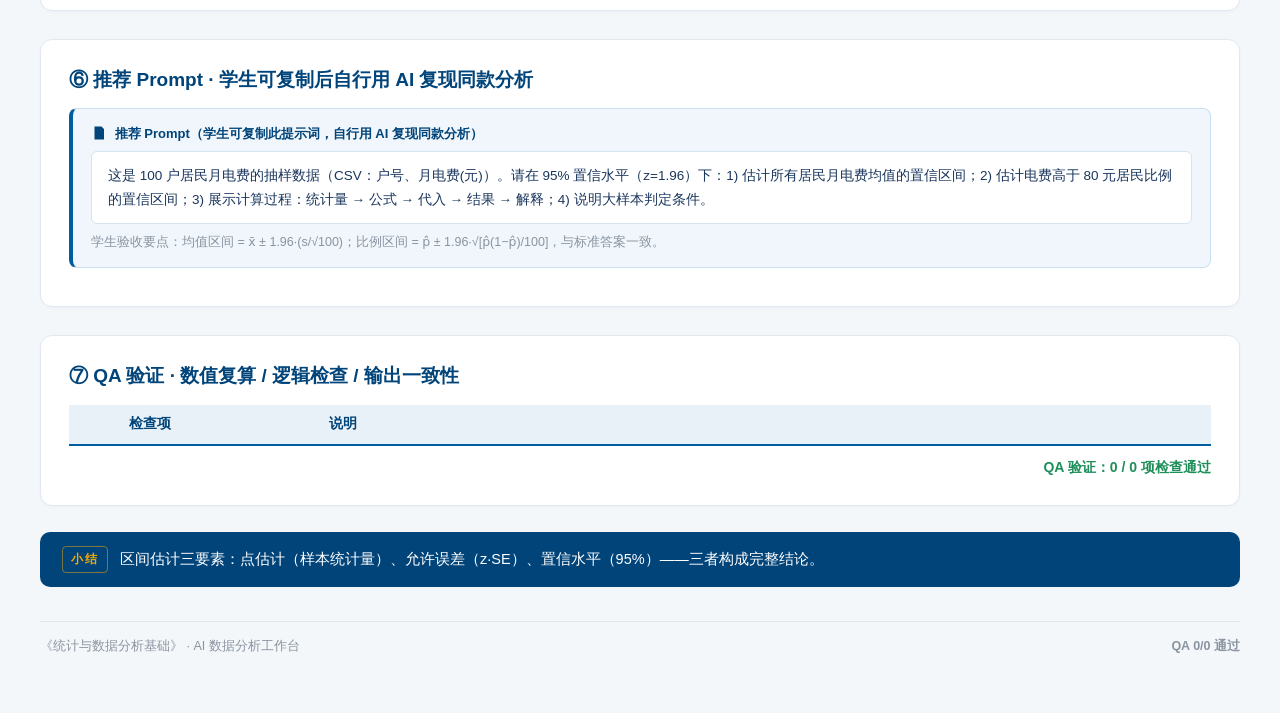
<file: output/task05/report.html>
<!DOCTYPE html>
<html lang="zh-CN">
<head>
<meta charset="UTF-8">
<meta name="viewport" content="width=device-width, initial-scale=1.0">
<title>任务05 小区居民用电分析 · AI 数据分析工作台</title>
<style>
/* ============================================================
   AI 数据分析工作台 — 人邮蓝主题样式表
   对齐参考 PPT：顶部小标签 + 大标题 + 结构化卡片 + 推荐 Prompt 框 + 底部小结条
   ============================================================ */
:root {
  --brand: #005DA2;
  --brand-dark: #00447A;
  --brand-light: #E8F1F8;
  --accent: #F2A900;
  --ok: #1E8E5A;
  --bad: #C0392B;
  --gray: #8A94A0;
  --text: #2D3748;
  --line: #E2E8F0;
  --bg: #F4F7FA;
}

* { box-sizing: border-box; margin: 0; padding: 0; }

html { scroll-behavior: smooth; }

body {
  font-family: "Microsoft YaHei", "微软雅黑", "PingFang SC", "Helvetica Neue", Arial, sans-serif;
  background: var(--bg);
  color: var(--text);
  font-size: 15px;
  line-height: 1.7;
}

/* ---------- 内联 SVG 通用样式 ---------- */
.ic { width: 16px; height: 16px; vertical-align: -3px; margin-right: 4px; }
.ic-ok { color: var(--ok); }
.ic-bad { color: var(--bad); }

.page {
  max-width: 1280px;
  margin: 0 auto;
  padding: 30px 40px 56px;
}

/* ---------- 顶部小标签（对齐参考 PPT「AI DATA ANALYSIS」） ---------- */
.top-tag {
  font-size: 10px;
  letter-spacing: 4px;
  text-transform: uppercase;
  color: var(--gray);
  margin-bottom: 8px;
  font-weight: 600;
}

/* ---------- 页头 ---------- */
.page-head {
  display: flex;
  justify-content: space-between;
  align-items: flex-start;
  border-bottom: 3px solid var(--brand);
  padding-bottom: 18px;
  margin-bottom: 18px;
}
.task-tag {
  display: inline-block;
  background: var(--brand-light);
  color: var(--brand-dark);
  font-size: 13px;
  font-weight: 600;
  padding: 3px 14px;
  border-radius: 20px;
  margin-bottom: 10px;
}
.page-head h1 { font-size: 30px; color: var(--brand-dark); font-weight: 700; letter-spacing: 0.5px; }
.task-sub { font-size: 15px; color: var(--gray); margin-top: 6px; }
.head-right { text-align: right; flex-shrink: 0; }
.logo { font-size: 17px; font-weight: 700; color: var(--brand); }
.head-date { font-size: 12.5px; color: var(--gray); margin-top: 4px; }

/* ---------- 示例数据横幅 ---------- */
.sample-banner {
  background: #FFF7E6;
  border: 1px solid #F5D89A;
  color: #7A5A00;
  border-radius: 8px;
  padding: 10px 18px;
  font-size: 13.5px;
  margin-bottom: 24px;
}

/* ---------- 内容块 ---------- */
.content { display: flex; flex-direction: column; gap: 28px; }
.block {
  background: #fff;
  border: 1px solid var(--line);
  border-radius: 12px;
  padding: 24px 28px 26px;
  box-shadow: 0 1px 3px rgba(0, 68, 122, 0.04);
}
.block-title {
  font-size: 19px;
  font-weight: 700;
  color: var(--brand-dark);
  margin-bottom: 6px;
  display: flex;
  align-items: center;
  gap: 8px;
}
.block-title .idx {
  display: inline-flex;
  align-items: center;
  justify-content: center;
  width: 26px; height: 26px;
  border-radius: 6px;
  background: var(--brand);
  color: #fff;
  font-size: 14px;
  font-weight: 700;
  flex-shrink: 0;
}
.block-title .sub-tag { font-size: 12px; color: var(--gray); font-weight: 400; margin-left: auto; }
.block-body { margin-top: 12px; }

/* ---------- 讲解要点 callout ---------- */
.callout {
  margin-top: 14px;
  background: #F7FAFC;
  border-left: 4px solid var(--accent);
  border-radius: 6px;
  padding: 10px 16px;
  font-size: 13.5px;
  color: #5A6472;
}
.callout-label { font-weight: 700; color: #B8860B; margin-bottom: 2px; font-size: 13px; }
.callout-text { line-height: 1.65; }

/* ---------- 警示框 ---------- */
.warn {
  margin-top: 14px;
  background: #FDF1F0;
  border: 1px solid #E8B4AD;
  border-left: 4px solid var(--bad);
  border-radius: 6px;
  padding: 10px 16px;
  font-size: 13.5px;
  color: #7A2E22;
}
.warn-label { font-weight: 700; margin-bottom: 2px; font-size: 13px; }

/* ---------- 表格 ---------- */
.tbl {
  width: 100%;
  border-collapse: collapse;
  font-size: 13.5px;
  margin: 10px 0;
}
.tbl caption {
  font-size: 13px;
  color: var(--gray);
  text-align: left;
  padding: 4px 0 8px;
}
.tbl th {
  background: var(--brand-light);
  color: var(--brand-dark);
  font-weight: 700;
  text-align: left;
  padding: 8px 12px;
  border-bottom: 2px solid var(--brand);
  white-space: nowrap;
}
.tbl td {
  padding: 7px 12px;
  border-bottom: 1px solid var(--line);
}
.tbl tbody tr:nth-child(even) { background: #F9FBFD; }
.tbl.small { font-size: 12.5px; }
.tbl.small th, .tbl.small td { padding: 5px 9px; }

/* ---------- 公式四件套 ---------- */
.formula-card {
  border: 1px solid var(--line);
  border-left: 4px solid var(--brand);
  border-radius: 8px;
  margin: 10px 0;
  background: #FBFDFF;
  overflow: hidden;
}
.f-line {
  display: flex;
  padding: 8px 16px;
  border-bottom: 1px dashed #EAF0F5;
  font-size: 14px;
}
.f-line:last-child { border-bottom: none; }
.f-label {
  flex: 0 0 64px;
  font-weight: 700;
  color: var(--brand-dark);
  font-size: 13px;
  padding-top: 1px;
}
.f-formula { font-weight: 600; color: #1A365D; }
.f-sub { color: #4A5568; }
.f-result { font-weight: 700; color: var(--brand); font-size: 15px; }
.f-int { color: #4A5568; }

/* ---------- 指标网格 ---------- */
.metric-grid {
  display: grid;
  grid-template-columns: repeat(auto-fit, minmax(180px, 1fr));
  gap: 12px;
  margin: 12px 0;
}
.metric {
  background: var(--brand-light);
  border-radius: 10px;
  padding: 14px 16px;
  text-align: center;
  border: 1px solid #D6E4F0;
}
.metric-label { font-size: 12.5px; color: var(--brand-dark); }
.metric-value { font-size: 22px; font-weight: 800; color: var(--brand-dark); margin: 4px 0; }
.metric-note { font-size: 12px; color: #5A6472; }

/* ---------- 图表 ---------- */
.fig { margin: 14px 0; }
.fig img {
  width: 100%;
  height: auto;
  border: 1px solid var(--line);
  border-radius: 10px;
  background: #fff;
}
.fig figcaption {
  font-size: 13px;
  color: var(--gray);
  margin-top: 8px;
  text-align: center;
}
.fig-purpose {
  margin-top: 8px;
  background: var(--brand-light);
  border-radius: 6px;
  padding: 8px 14px;
  font-size: 13.5px;
  color: var(--brand-dark);
}
.fig-note { margin-top: 6px; font-size: 13px; color: #5A6472; }

/* ---------- 分层结论 ---------- */
.finding {
  border: 1px solid var(--line);
  border-radius: 8px;
  padding: 12px 16px;
  margin: 10px 0;
  background: #FBFDFF;
}
.f-badge {
  display: inline-block;
  font-weight: 700;
  font-size: 12.5px;
  margin-right: 10px;
  padding: 1px 10px;
  border-radius: 12px;
  color: #fff;
}
.f-title { font-weight: 700; font-size: 14.5px; color: var(--brand-dark); }
.f-text { margin-top: 6px; font-size: 13.5px; color: #4A5568; line-height: 1.7; }
.f-事实 .f-badge { background: var(--brand); }
.f-分析 .f-badge { background: var(--accent); color: #7A5A00; }
.f-推测 .f-badge { background: #D69E2E; }
.f-建议 .f-badge { background: var(--ok); }
.f-警示 .f-badge { background: var(--bad); }

/* ---------- 编号步骤卡（对齐参考 PPT） ---------- */
.step-card {
  display: flex;
  gap: 14px;
  border: 1px solid var(--line);
  border-radius: 10px;
  padding: 14px 18px;
  margin: 12px 0;
  background: #FBFDFF;
}
.step-num {
  flex: 0 0 34px;
  height: 34px;
  border-radius: 50%;
  background: var(--brand);
  color: #fff;
  font-weight: 800;
  font-size: 16px;
  display: flex;
  align-items: center;
  justify-content: center;
  margin-top: 2px;
}
.step-num-q { background: #F2A900; }
.step-num-d { background: #1E8E5A; }
.step-num-g { background: #8E5FA2; }
.step-body { flex: 1; }
.step-title { font-weight: 700; color: var(--brand-dark); font-size: 14.5px; margin-bottom: 4px; }
.step-text { font-size: 13.5px; color: #4A5568; }

/* ---------- D/I/G 大字母块（对齐参考 PPT） ---------- */
.dig-grid { display: grid; grid-template-columns: repeat(auto-fit, minmax(240px, 1fr)); gap: 14px; margin: 12px 0; }
.dig-card {
  border: 1px solid var(--line);
  border-radius: 10px;
  padding: 18px;
  background: #fff;
  border-top: 4px solid var(--brand);
}
.dig-letter {
  font-size: 30px;
  font-weight: 900;
  color: var(--brand);
  margin-bottom: 6px;
  letter-spacing: 1px;
}
.dig-title { font-weight: 700; color: var(--brand-dark); margin-bottom: 6px; }
.dig-text { font-size: 13px; color: #4A5568; line-height: 1.65; }

/* ---------- 推荐 Prompt 框（对齐参考 PPT） ---------- */
.prompt-box {
  background: #F0F6FB;
  border: 1px solid #C9DEEE;
  border-left: 4px solid var(--brand);
  border-radius: 8px;
  padding: 14px 18px;
  margin: 12px 0;
}
.prompt-label {
  font-size: 13px;
  font-weight: 700;
  color: var(--brand-dark);
  margin-bottom: 6px;
}
.prompt-text {
  background: #fff;
  border: 1px solid #D6E4F0;
  border-radius: 6px;
  padding: 12px 16px;
  font-size: 13.5px;
  color: #1A365D;
  line-height: 1.75;
  white-space: pre-wrap;
  font-family: inherit;
}
.prompt-note { margin-top: 8px; font-size: 12.5px; color: var(--gray); }

/* ---------- QA ---------- */
.qa-tbl { margin-top: 10px; }
.qa-ok td { color: var(--ok); }
.qa-fail td { color: var(--bad); background: #FDF1F0; }
.qa-icon { text-align: center; }
.qa-name { font-weight: 600; }
.qa-total {
  margin-top: 10px;
  font-size: 14px;
  font-weight: 700;
  color: var(--ok);
  text-align: right;
}
.qa-total-fail { color: var(--bad); }

/* ---------- 底部小结条（对齐参考 PPT 每页底部小结） ---------- */
.bottom-note {
  margin-top: 26px;
  background: var(--brand-dark);
  color: #fff;
  border-radius: 10px;
  padding: 14px 22px;
  font-size: 14.5px;
  display: flex;
  align-items: center;
  gap: 12px;
}
.bottom-note .bn-label {
  flex-shrink: 0;
  font-size: 12px;
  font-weight: 700;
  letter-spacing: 2px;
  color: var(--accent);
  border: 1px solid rgba(242, 169, 0, 0.5);
  border-radius: 4px;
  padding: 2px 8px;
}
.bottom-note .bn-text { line-height: 1.6; }

/* ---------- 页脚 ---------- */
.page-foot {
  margin-top: 34px;
  border-top: 1px solid var(--line);
  padding-top: 14px;
}
.foot-inner {
  display: flex;
  justify-content: space-between;
  font-size: 12.5px;
  color: var(--gray);
}
.qa-summary { font-weight: 600; }

/* ============================================================
   首页（index.html）
   ============================================================ */
.hero { text-align: center; padding: 36px 0 10px; }
.hero .top-tag { text-align: center; margin-bottom: 10px; }
.hero h1 { font-size: 40px; color: var(--brand-dark); font-weight: 800; letter-spacing: 2px; }
.hero .hero-sub { font-size: 16px; color: var(--gray); margin-top: 10px; }
.hero .hero-desc { font-size: 13.5px; color: var(--gray); margin-top: 6px; }

.feature-grid {
  display: grid;
  grid-template-columns: repeat(3, 1fr);
  gap: 16px;
  margin: 26px 0 34px;
}
.feature-card {
  background: #fff;
  border: 1px solid var(--line);
  border-top: 4px solid var(--brand);
  border-radius: 12px;
  padding: 18px 20px;
  text-align: left;
}
.feature-card .fc-icon { font-size: 24px; }
.feature-card .fc-title { font-weight: 700; color: var(--brand-dark); font-size: 15.5px; margin: 6px 0 4px; }
.feature-card .fc-text { font-size: 13px; color: #5A6472; }

.task-section-title {
  font-size: 15px;
  font-weight: 700;
  color: var(--brand-dark);
  margin: 8px 0 4px;
  letter-spacing: 1px;
}
.task-section-sub { font-size: 12.5px; color: var(--gray); margin-bottom: 14px; }

.task-grid {
  display: grid;
  grid-template-columns: repeat(5, 1fr);
  gap: 14px;
}
.task-card {
  display: block;
  background: #fff;
  border: 1px solid var(--line);
  border-radius: 12px;
  padding: 16px 16px 14px;
  text-decoration: none;
  color: var(--text);
  transition: all 0.15s ease;
  border-top: 4px solid var(--brand);
}
.task-card:hover {
  transform: translateY(-3px);
  box-shadow: 0 8px 20px rgba(0, 68, 122, 0.12);
  border-color: var(--brand);
}
.task-card .tc-no {
  font-size: 12px;
  font-weight: 700;
  color: var(--brand);
  letter-spacing: 1px;
}
.task-card .tc-title { font-weight: 700; font-size: 14.5px; color: var(--brand-dark); margin: 6px 0 3px; }
.task-card .tc-sub { font-size: 12px; color: var(--gray); line-height: 1.5; }
.task-card .tc-status {
  display: inline-block;
  margin-top: 10px;
  font-size: 11.5px;
  font-weight: 600;
  color: var(--ok);
  background: #E8F5EE;
  border-radius: 10px;
  padding: 1px 10px;
}
.task-card.placeholder {
  background: #F1F3F5;
  border-top-color: #B9C2CB;
  cursor: not-allowed;
  filter: grayscale(0.6);
}
.task-card.placeholder .tc-title { color: #6B7683; }
.task-card.placeholder .tc-status { color: #8A94A0; background: #E4E8EC; }

.footer-note { text-align: center; font-size: 12.5px; color: var(--gray); margin-top: 34px; line-height: 1.8; }

/* ---------- 响应式（手机） ---------- */
@media (max-width: 900px) {
  .task-grid { grid-template-columns: repeat(2, 1fr); }
  .feature-grid { grid-template-columns: 1fr; }
  .page { padding: 20px 16px 40px; }
  .page-head { flex-direction: column; gap: 10px; }
  .head-right { text-align: left; }
  .block { padding: 18px 16px; }
  .f-line { flex-direction: column; gap: 2px; }
  .f-label { flex: none; }
  .step-card { flex-direction: column; gap: 8px; }
}

</style>
</head>
<body>
<div class="page">
  <div class="top-tag">AI DATA ANALYSIS</div>
  <header class="page-head">
    <div class="head-left">
      <div class="task-tag">任务 05 · 第5章 抽样估计分析</div>
      <h1>小区居民用电分析</h1>
      <div class="task-sub">总体均值区间估计 · 总体比例区间估计</div>
    </div>
    <div class="head-right">
      <div class="logo">AI 数据分析工作台</div>
      <div class="head-date">课堂演示报告 · 2026-08-31</div>
    </div>
  </header>

  <div class="sample-banner">{_SVG_WARN} 示例数据，非课程原始数据。本工作台内置的数据按课程文字描述构造，用于演示分析流程；教师可替换为真实数据后重跑同一流程。</div>

  <main class="content">
<section class="block" id="need"><h2 class="block-title">① 需求 · 先明确问题，再动手分析（DIG 起点）</h2><div class="block-body">
    <div class="step-card"><div class="step-num step-num-q">Q</div><div class="step-body">
      <div class="step-title">要回答的业务问题</div><div class="step-text">这 100 户居民的电费数据，能否推断整个小区的月电费水平？电费高于 80 元的居民占多大比例？</div></div></div>
    <div class="step-card"><div class="step-num step-num-d">D</div><div class="step-body">
      <div class="step-title">数据来源</div><div class="step-text">随机抽取 100 户居民月电费（元），示例数据按课程描述构造（约 30–40% 户高于 80 元）</div></div></div>
    <div class="step-card"><div class="step-num step-num-g">G</div><div class="step-body">
      <div class="step-title">希望的结果</div><div class="step-text">在 95% 置信水平下给出 ①所有居民月电费均值的置信区间 ②电费高于 80 元居民比例的置信区间，并展示完整计算过程</div></div></div>
    </div></section>
<section class="block" id="describe"><h2 class="block-title">② D 描述数据 · 先理解数据，再分析</h2><div class="block-body"><div class="metric-grid"><div class="metric"><div class="metric-label">记录数</div><div class="metric-value">100</div><div class="metric-note">行</div></div><div class="metric"><div class="metric-label">字段数</div><div class="metric-value">2</div><div class="metric-note">列</div></div><div class="metric"><div class="metric-label">样本量</div><div class="metric-value">100</div><div class="metric-note">户</div></div><div class="metric"><div class="metric-label">&gt;80 元户数</div><div class="metric-value">37</div><div class="metric-note">占比 37.0%</div></div></div><table class="tbl"><caption>表：数据字段概况（Describe 结果）</caption><thead><tr><th>字段</th><th>类型</th><th>缺失</th><th>缺失率</th><th>唯一值</th><th>样例</th></tr></thead><tbody><tr><td>户号</td><td>文本</td><td>0</td><td>0.0%</td><td>100</td><td>户001、户002 …</td></tr><tr><td>月电费(元)</td><td>数值</td><td>0</td><td>0.0%</td><td>97</td><td>200.6、40.2 …</td></tr></tbody></table><table class="tbl small"><caption>表：数据示例（前 5 行）</caption><thead><tr><th>户号</th><th>月电费(元)</th></tr></thead><tbody><tr><td>户001</td><td>200.6</td></tr><tr><td>户002</td><td>40.2</td></tr><tr><td>户003</td><td>50.7</td></tr><tr><td>户004</td><td>52.9</td></tr><tr><td>户005</td><td>31.7</td></tr></tbody></table></div></section>
<section class="block" id="dig"><h2 class="block-title">③ I 挖掘数据 · 输入 → 统计量 → 公式 → 过程 → 结果</h2><div class="block-body"><div class="step-card"><div class="step-num">1</div><div class="step-body"><div class="step-title">输入 · 样本数据</div><div class="step-text">随机抽取 100 户居民，月电费样本数据（户号 + 月电费(元)）</div></div></div><div class="step-card"><div class="step-num">2</div><div class="step-body"><div class="step-title">统计量 · 样本特征</div><div class="step-text">&lt;div class="metric-grid"&gt;&lt;div class="metric"&gt;&lt;div class="metric-label"&gt;样本量 n&lt;/div&gt;&lt;div class="metric-value"&gt;100&lt;/div&gt;&lt;div class="metric-note"&gt;大样本判定 n≥30&lt;/div&gt;&lt;/div&gt;&lt;div class="metric"&gt;&lt;div class="metric-label"&gt;样本均值 x̄&lt;/div&gt;&lt;div class="metric-value"&gt;84.04&lt;/div&gt;&lt;div class="metric-note"&gt;元&lt;/div&gt;&lt;/div&gt;&lt;div class="metric"&gt;&lt;div class="metric-label"&gt;样本标准差 s&lt;/div&gt;&lt;div class="metric-value"&gt;54.05&lt;/div&gt;&lt;div class="metric-note"&gt;元&lt;/div&gt;&lt;/div&gt;&lt;div class="metric"&gt;&lt;div class="metric-label"&gt;高于 80 元的户数&lt;/div&gt;&lt;div class="metric-value"&gt;37&lt;/div&gt;&lt;div class="metric-note"&gt;样本比例 p̂ = 37.0%&lt;/div&gt;&lt;/div&gt;&lt;/div&gt;</div></div></div><div class="step-card"><div class="step-num">3</div><div class="step-body"><div class="step-title">公式 · 区间估计口径</div><div class="step-text">总体均值：x̄ ± z·(s/√n)；总体比例：p̂ ± z·√[p̂(1−p̂)/n]；95% 置信水平 z=1.96</div></div></div><div class="formula-card"><div class="f-line"><span class="f-label">总体均值区间估计</span><span class="f-formula">置信区间 = x̄ ± E</span></div><div class="f-line"><span class="f-label">代入</span><span class="f-sub">[84.04 − 10.59, 84.04 + 10.59]</span></div><div class="f-line"><span class="f-label">结果</span><span class="f-result">[73.45 元, 94.63 元]</span></div><div class="f-line"><span class="f-label">解释</span><span class="f-int">在 95% 置信水平下，总体月电费均值的置信区间为 [73.45 元, 94.63 元]。</span></div></div><div class="formula-card"><div class="f-line"><span class="f-label">总体比例区间估计</span><span class="f-formula">置信区间 = p̂ ± E</span></div><div class="f-line"><span class="f-label">代入</span><span class="f-sub">[37.0% − 9.46%, 37.0% + 9.46%]</span></div><div class="f-line"><span class="f-label">结果</span><span class="f-result">[27.5%, 46.5%]</span></div><div class="f-line"><span class="f-label">解释</span><span class="f-int">在 95% 置信水平下，总体中月电费高于 80 元居民比例的置信区间为 [27.5%, 46.5%]。</span></div></div><div class="warn"><div class="warn-label"><svg class="ic" viewBox="0 0 16 16" fill="currentColor" aria-hidden="true"><path d="M8 1.5 15 14H1zM7.2 6v3.6h1.6V6zm0 4.8v1.4h1.6v-1.4z"/></svg> 注意事项</div><div class="warn-text">大样本判定：n = 100 ≥ 30，可用 z 分布近似；比例区间检验：np̂ = 37 且 n(1−p̂) = 63，均 ≥ 5，近似条件满足。</div></div></div></section>
<section class="block"><h2 class="block-title">④ 图表 · 分布与比例</h2><div class="block-body"><figure class="fig"><img src="charts/05_hist_hist_box.png" alt="图1 月电费分布直方图（含均值线与 95% 置信区间）"><figcaption>图1 月电费分布直方图（含均值线与 95% 置信区间）</figcaption><div class="fig-purpose"><svg class="ic" viewBox="0 0 16 16" fill="currentColor" aria-hidden="true"><rect x="2" y="8" width="2.4" height="6" rx=".4"/><rect x="6" y="5" width="2.4" height="9" rx=".4"/><rect x="10" y="2" width="2.4" height="12" rx=".4"/></svg> 图表目的：展示数据分布 + 直观看到置信区间位置</div><div class="fig-note">核心发现：分布右偏，均值 x̄=84.04 元，95% 置信区间 [73.45, 94.63] 元</div></figure><figure class="fig"><img src="charts/05_prop.png" alt="图2 电费高于 80 元的户数占比"><figcaption>图2 电费高于 80 元的户数占比</figcaption><div class="fig-purpose"><svg class="ic" viewBox="0 0 16 16" fill="currentColor" aria-hidden="true"><rect x="2" y="8" width="2.4" height="6" rx=".4"/><rect x="6" y="5" width="2.4" height="9" rx=".4"/><rect x="10" y="2" width="2.4" height="12" rx=".4"/></svg> 图表目的：展示样本比例 p̂</div><div class="fig-note">核心发现：37 户（37.0%）月电费高于 80 元</div></figure></div></section>
<section class="block" id="goal"><h2 class="block-title">⑤ G 给出产出 · 分层结论（事实 / 分析 / 推测 / 建议）</h2><div class="block-body"><div class="dig-grid"><div class="dig-card"><div class="dig-letter">WHY</div><div class="dig-title">为什么重要</div><div class="dig-text">95% 置信水平下，小区居民月电费均值区间为 [73.45 元, 94.63 元]；电费高于 80 元的比例区间为 [27.5%, 46.5%]。</div></div><div class="dig-card"><div class="dig-letter">WHAT</div><div class="dig-title">数据告诉我们什么</div><div class="dig-text">若需更精确的估计（更窄的区间），可增加样本量；也可据此制定电费补贴、节能宣传等政策。</div></div><div class="dig-card"><div class="dig-letter">HOW</div><div class="dig-title">怎么用 / 怎么优化</div><div class="dig-text">[('事实', '样本均值 84.04 元，样本标准差 54.05 元；37 户（37.0%）高于 80 元。'), ('分析', '均值区间 [73.45, 94.63] 元表明：若重复抽样，约 95% 的区间会覆盖总体真实均值。'), ('推测', '部分家庭电费明显偏高（右尾），可能与取暖/人口规模有关，需补充家庭特征数据验证。'), ('建议', '对高用电群体（&gt;80 元）重点关注，可结合峰谷电价政策引导错峰用电。')]</div></div></div></div></section>
<section class="block" id="prompt"><h2 class="block-title">⑥ 推荐 Prompt · 学生可复制后自行用 AI 复现同款分析</h2><div class="block-body"><div class="prompt-box"><div class="prompt-label"><svg class="ic" viewBox="0 0 16 16" fill="currentColor" aria-hidden="true"><path d="M3.5 1.5h7L13 4v10.5H3.5zM4.5 6.5h7M4.5 9h7M4.5 11.5h5"/></svg> 推荐 Prompt（学生可复制此提示词，自行用 AI 复现同款分析）</div><div class="prompt-text">这是 100 户居民月电费的抽样数据（CSV：户号、月电费(元)）。请在 95% 置信水平（z=1.96）下：1) 估计所有居民月电费均值的置信区间；2) 估计电费高于 80 元居民比例的置信区间；3) 展示计算过程：统计量 → 公式 → 代入 → 结果 → 解释；4) 说明大样本判定条件。</div><div class="prompt-note">学生验收要点：均值区间 = x̄ ± 1.96·(s/√100)；比例区间 = p̂ ± 1.96·√[p̂(1−p̂)/100]，与标准答案一致。</div></div></div></section>
<section class="block" id="qa"><h2 class="block-title">⑦ QA 验证 · 数值复算 / 逻辑检查 / 输出一致性</h2><div class="block-body"><table class="tbl qa-tbl"><thead><tr><th style="width:48px"></th><th style="width:200px">检查项</th><th>说明</th></tr></thead><tbody></tbody></table><div class="qa-total ">QA 验证：0 / 0 项检查通过</div></div></section>
  </main>

  <div class="bottom-note"><span class="bn-label">小结</span><span class="bn-text">区间估计三要素：点估计（样本统计量）、允许误差（z·SE）、置信水平（95%）——三者构成完整结论。</span></div>

  <footer class="page-foot">
    <div class="foot-inner">
      <span>《统计与数据分析基础》 · AI 数据分析工作台</span>
      <span class="qa-summary">QA 0/0 通过</span>
    </div>
  </footer>
</div>
</body>
</html>
</file>
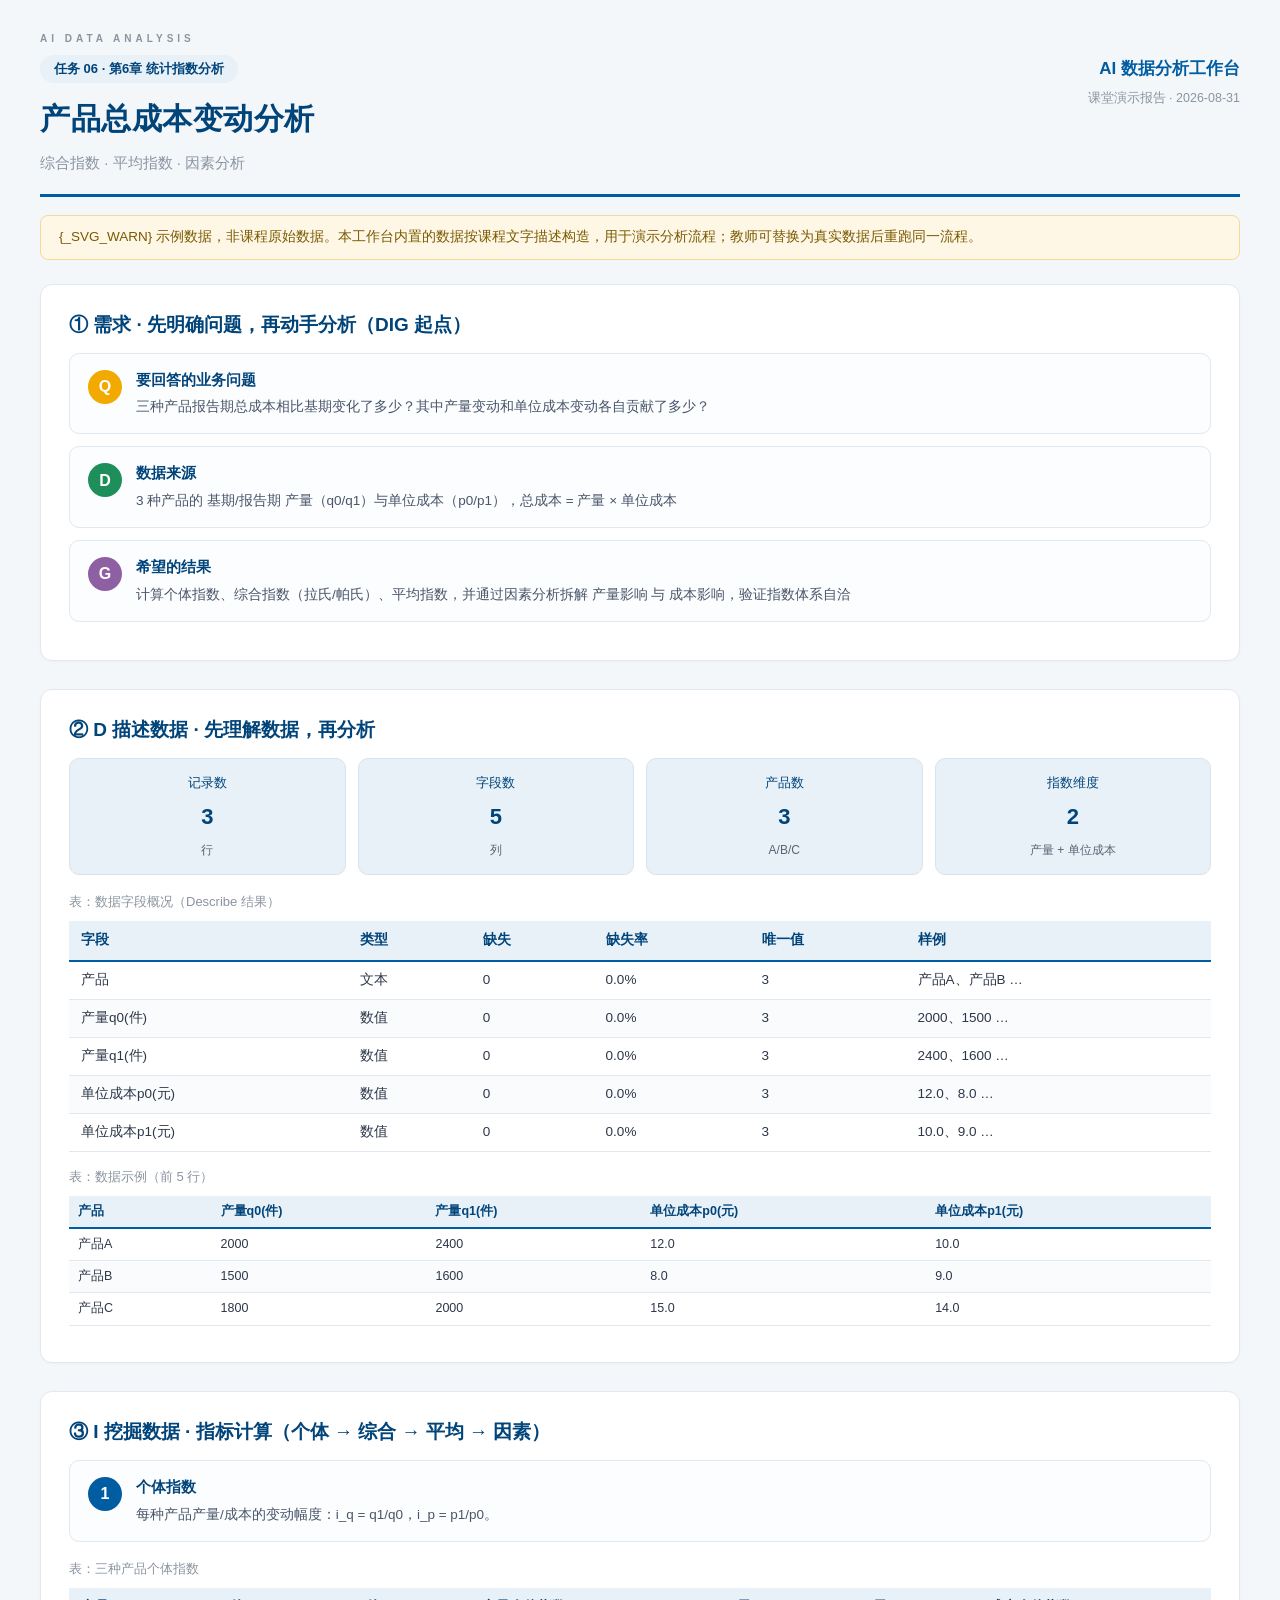
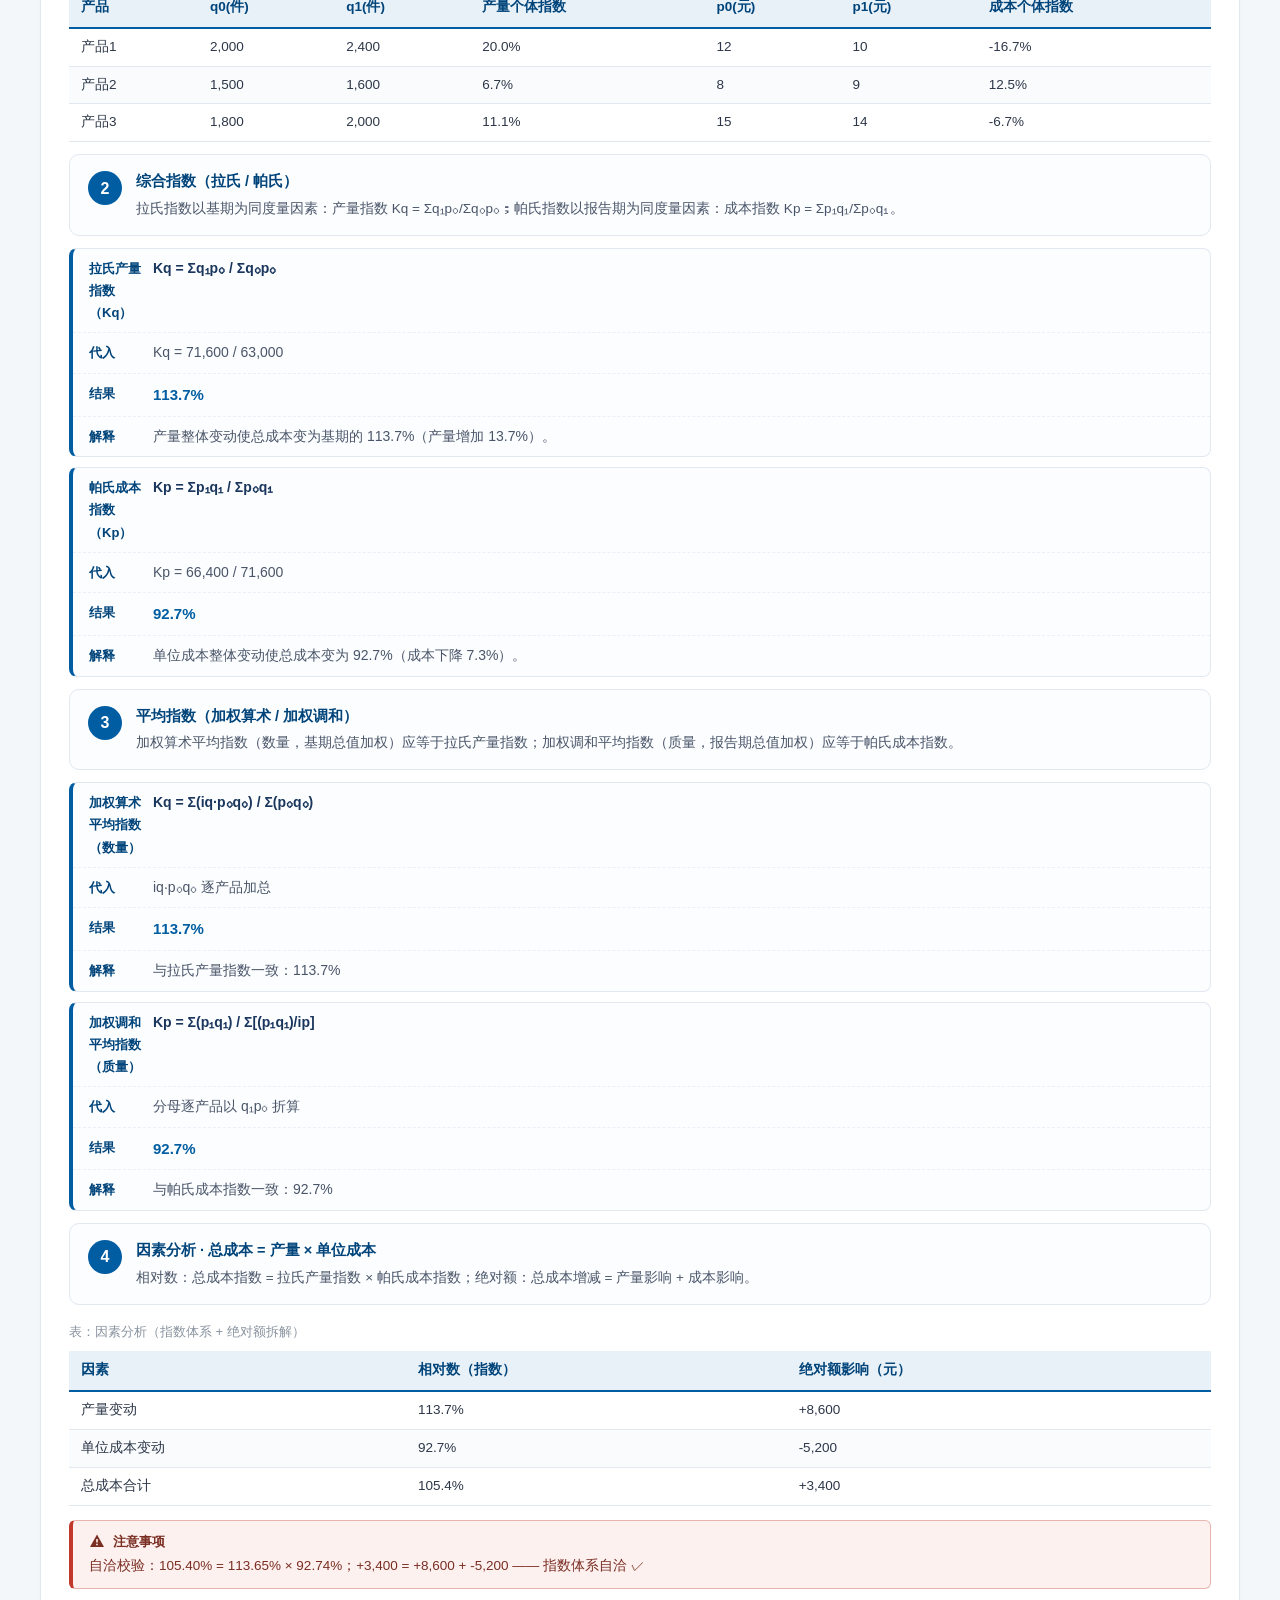
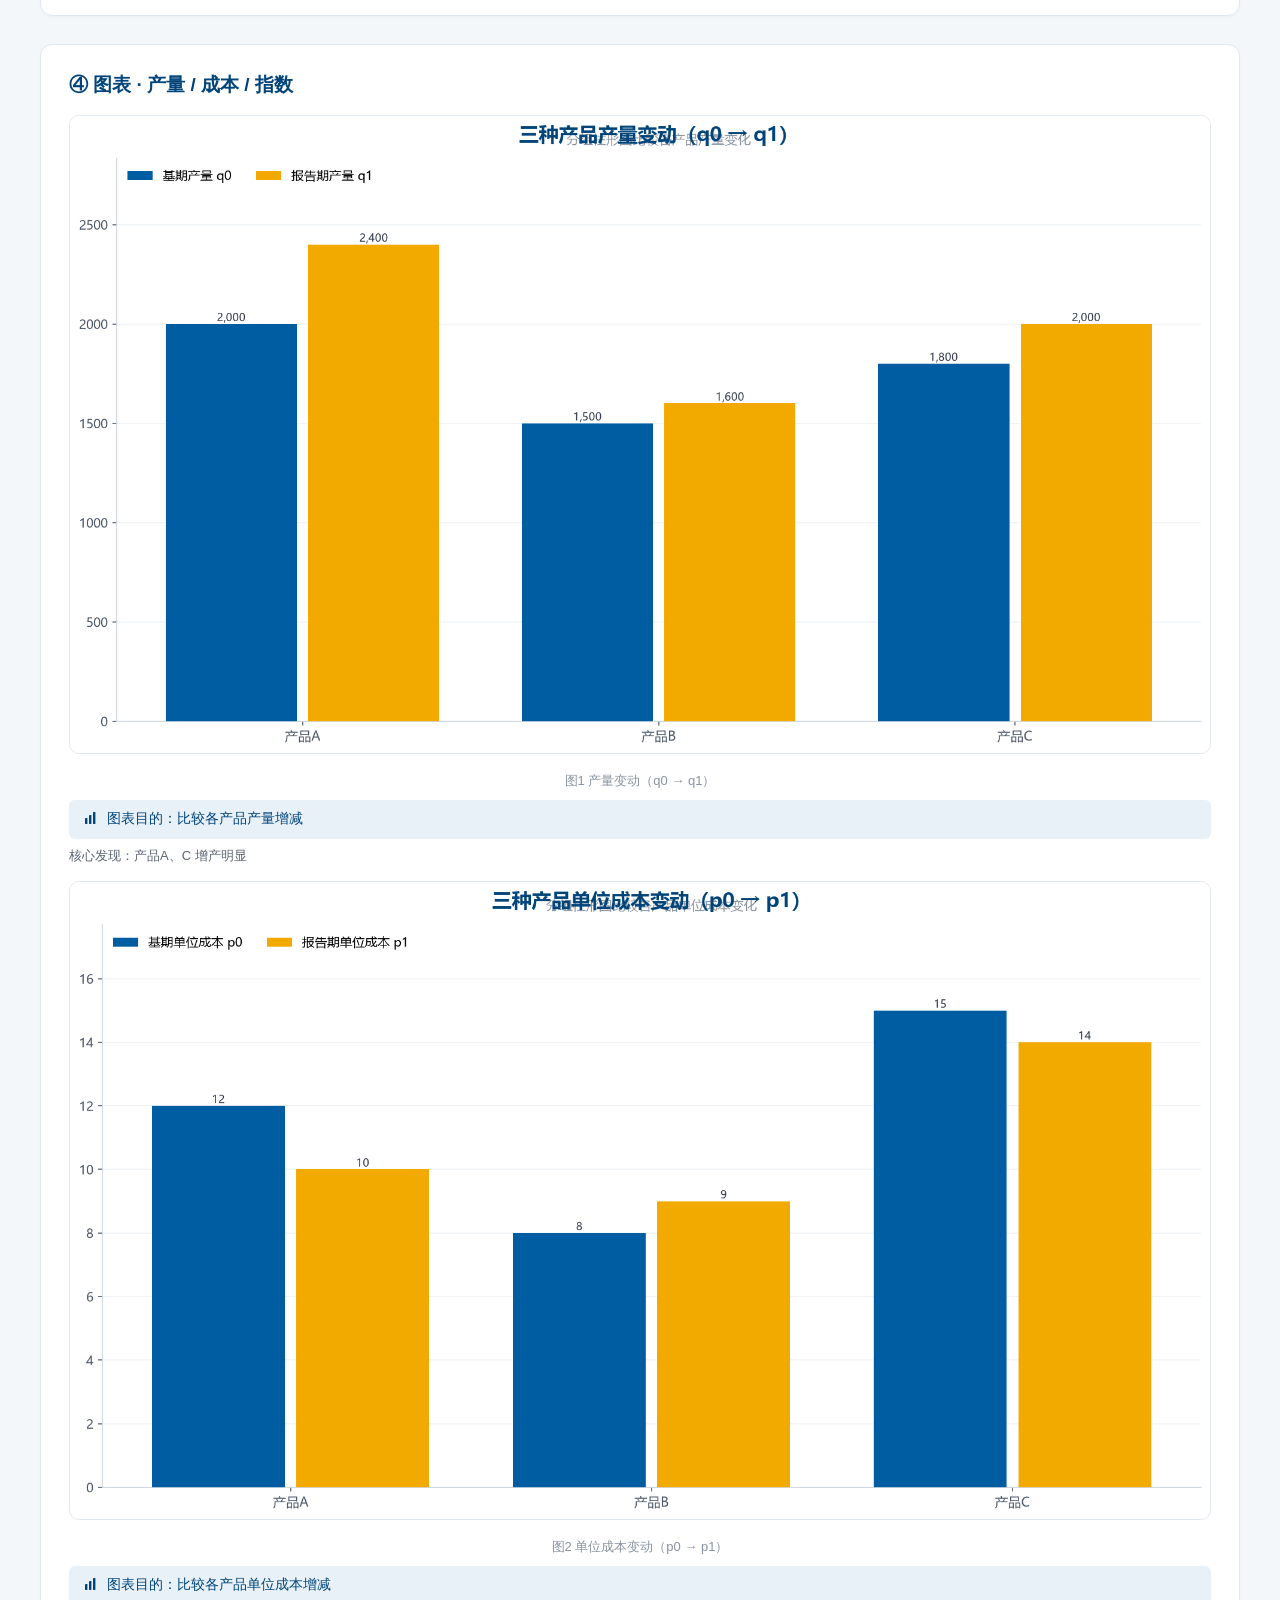
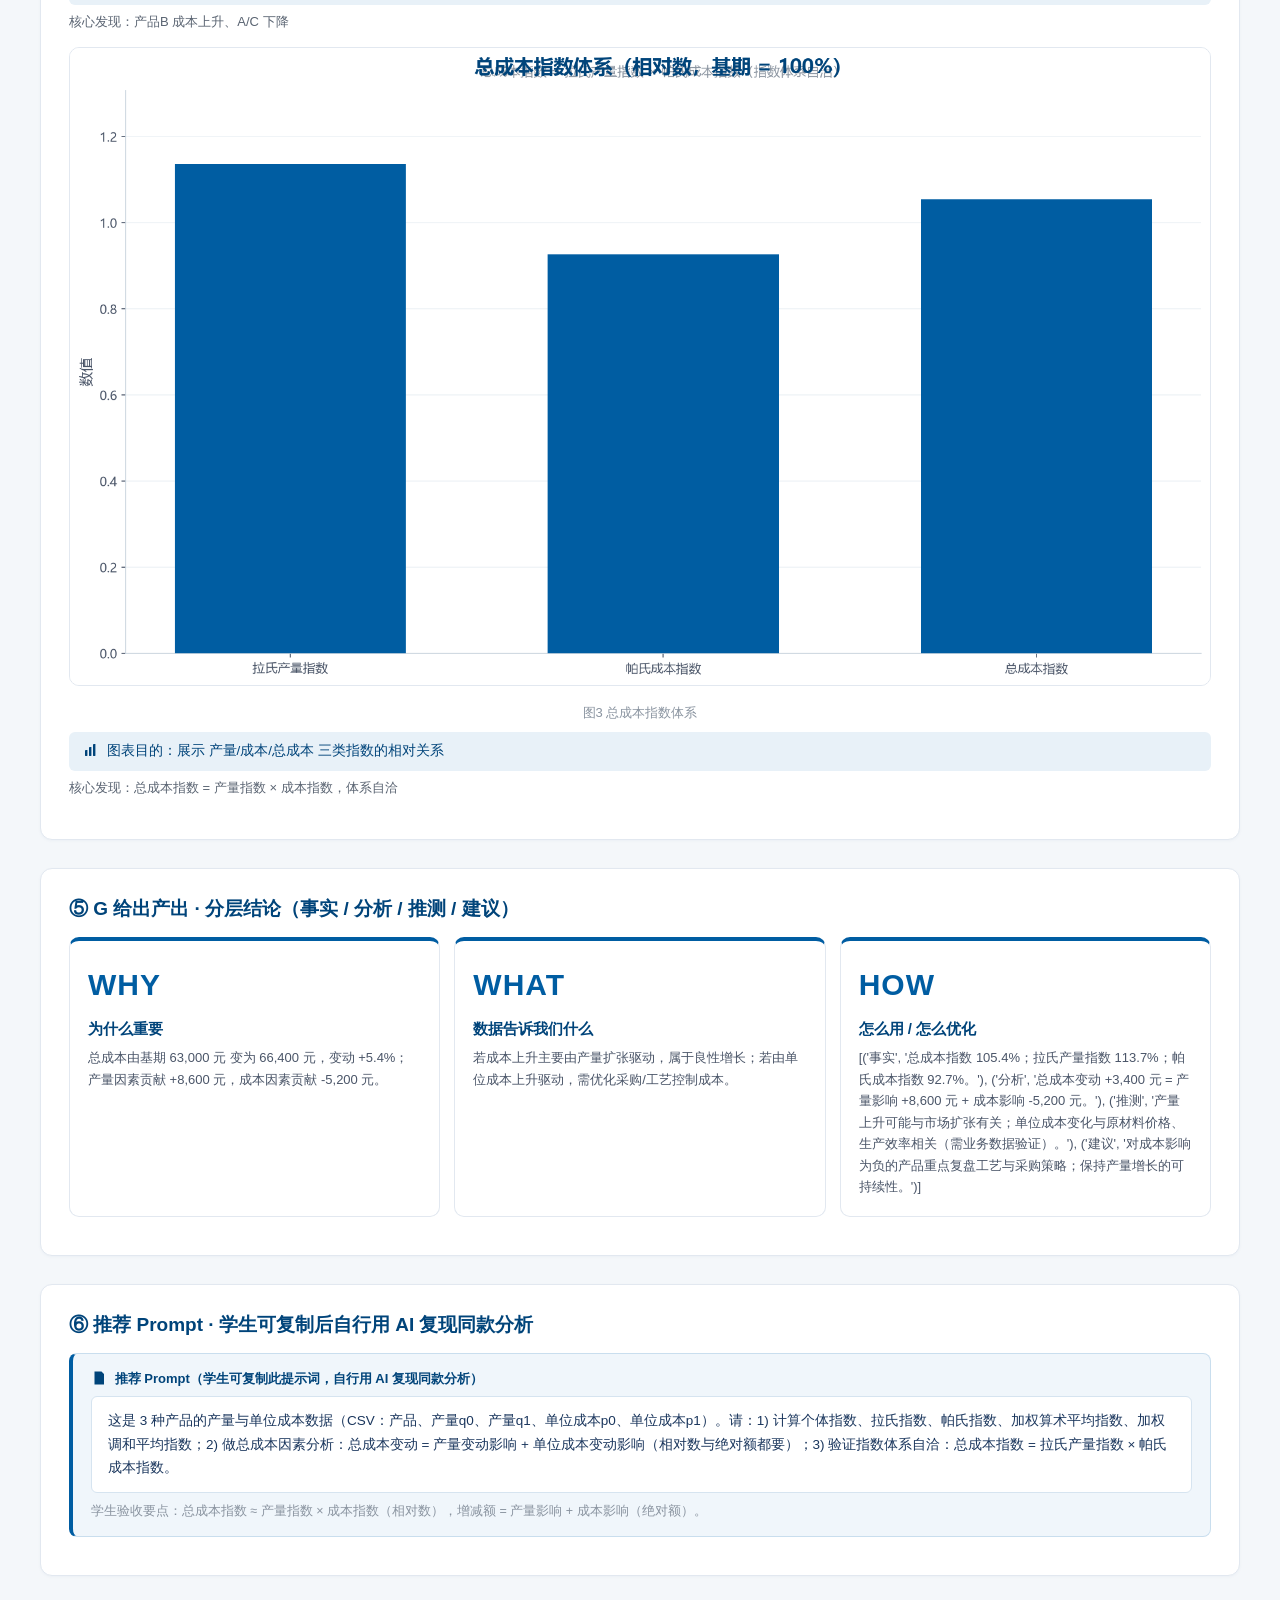
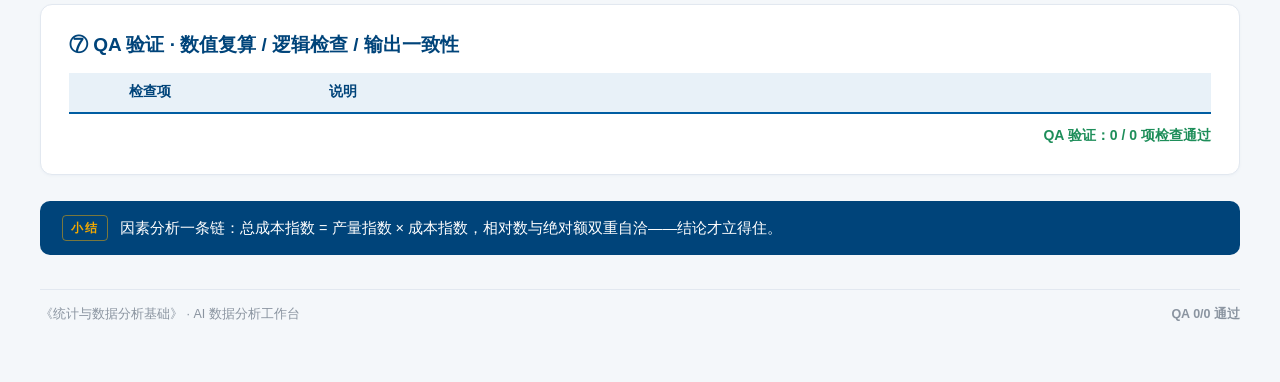
<file: output/task06/report.html>
<!DOCTYPE html>
<html lang="zh-CN">
<head>
<meta charset="UTF-8">
<meta name="viewport" content="width=device-width, initial-scale=1.0">
<title>任务06 产品总成本变动分析 · AI 数据分析工作台</title>
<style>
/* ============================================================
   AI 数据分析工作台 — 人邮蓝主题样式表
   对齐参考 PPT：顶部小标签 + 大标题 + 结构化卡片 + 推荐 Prompt 框 + 底部小结条
   ============================================================ */
:root {
  --brand: #005DA2;
  --brand-dark: #00447A;
  --brand-light: #E8F1F8;
  --accent: #F2A900;
  --ok: #1E8E5A;
  --bad: #C0392B;
  --gray: #8A94A0;
  --text: #2D3748;
  --line: #E2E8F0;
  --bg: #F4F7FA;
}

* { box-sizing: border-box; margin: 0; padding: 0; }

html { scroll-behavior: smooth; }

body {
  font-family: "Microsoft YaHei", "微软雅黑", "PingFang SC", "Helvetica Neue", Arial, sans-serif;
  background: var(--bg);
  color: var(--text);
  font-size: 15px;
  line-height: 1.7;
}

/* ---------- 内联 SVG 通用样式 ---------- */
.ic { width: 16px; height: 16px; vertical-align: -3px; margin-right: 4px; }
.ic-ok { color: var(--ok); }
.ic-bad { color: var(--bad); }

.page {
  max-width: 1280px;
  margin: 0 auto;
  padding: 30px 40px 56px;
}

/* ---------- 顶部小标签（对齐参考 PPT「AI DATA ANALYSIS」） ---------- */
.top-tag {
  font-size: 10px;
  letter-spacing: 4px;
  text-transform: uppercase;
  color: var(--gray);
  margin-bottom: 8px;
  font-weight: 600;
}

/* ---------- 页头 ---------- */
.page-head {
  display: flex;
  justify-content: space-between;
  align-items: flex-start;
  border-bottom: 3px solid var(--brand);
  padding-bottom: 18px;
  margin-bottom: 18px;
}
.task-tag {
  display: inline-block;
  background: var(--brand-light);
  color: var(--brand-dark);
  font-size: 13px;
  font-weight: 600;
  padding: 3px 14px;
  border-radius: 20px;
  margin-bottom: 10px;
}
.page-head h1 { font-size: 30px; color: var(--brand-dark); font-weight: 700; letter-spacing: 0.5px; }
.task-sub { font-size: 15px; color: var(--gray); margin-top: 6px; }
.head-right { text-align: right; flex-shrink: 0; }
.logo { font-size: 17px; font-weight: 700; color: var(--brand); }
.head-date { font-size: 12.5px; color: var(--gray); margin-top: 4px; }

/* ---------- 示例数据横幅 ---------- */
.sample-banner {
  background: #FFF7E6;
  border: 1px solid #F5D89A;
  color: #7A5A00;
  border-radius: 8px;
  padding: 10px 18px;
  font-size: 13.5px;
  margin-bottom: 24px;
}

/* ---------- 内容块 ---------- */
.content { display: flex; flex-direction: column; gap: 28px; }
.block {
  background: #fff;
  border: 1px solid var(--line);
  border-radius: 12px;
  padding: 24px 28px 26px;
  box-shadow: 0 1px 3px rgba(0, 68, 122, 0.04);
}
.block-title {
  font-size: 19px;
  font-weight: 700;
  color: var(--brand-dark);
  margin-bottom: 6px;
  display: flex;
  align-items: center;
  gap: 8px;
}
.block-title .idx {
  display: inline-flex;
  align-items: center;
  justify-content: center;
  width: 26px; height: 26px;
  border-radius: 6px;
  background: var(--brand);
  color: #fff;
  font-size: 14px;
  font-weight: 700;
  flex-shrink: 0;
}
.block-title .sub-tag { font-size: 12px; color: var(--gray); font-weight: 400; margin-left: auto; }
.block-body { margin-top: 12px; }

/* ---------- 讲解要点 callout ---------- */
.callout {
  margin-top: 14px;
  background: #F7FAFC;
  border-left: 4px solid var(--accent);
  border-radius: 6px;
  padding: 10px 16px;
  font-size: 13.5px;
  color: #5A6472;
}
.callout-label { font-weight: 700; color: #B8860B; margin-bottom: 2px; font-size: 13px; }
.callout-text { line-height: 1.65; }

/* ---------- 警示框 ---------- */
.warn {
  margin-top: 14px;
  background: #FDF1F0;
  border: 1px solid #E8B4AD;
  border-left: 4px solid var(--bad);
  border-radius: 6px;
  padding: 10px 16px;
  font-size: 13.5px;
  color: #7A2E22;
}
.warn-label { font-weight: 700; margin-bottom: 2px; font-size: 13px; }

/* ---------- 表格 ---------- */
.tbl {
  width: 100%;
  border-collapse: collapse;
  font-size: 13.5px;
  margin: 10px 0;
}
.tbl caption {
  font-size: 13px;
  color: var(--gray);
  text-align: left;
  padding: 4px 0 8px;
}
.tbl th {
  background: var(--brand-light);
  color: var(--brand-dark);
  font-weight: 700;
  text-align: left;
  padding: 8px 12px;
  border-bottom: 2px solid var(--brand);
  white-space: nowrap;
}
.tbl td {
  padding: 7px 12px;
  border-bottom: 1px solid var(--line);
}
.tbl tbody tr:nth-child(even) { background: #F9FBFD; }
.tbl.small { font-size: 12.5px; }
.tbl.small th, .tbl.small td { padding: 5px 9px; }

/* ---------- 公式四件套 ---------- */
.formula-card {
  border: 1px solid var(--line);
  border-left: 4px solid var(--brand);
  border-radius: 8px;
  margin: 10px 0;
  background: #FBFDFF;
  overflow: hidden;
}
.f-line {
  display: flex;
  padding: 8px 16px;
  border-bottom: 1px dashed #EAF0F5;
  font-size: 14px;
}
.f-line:last-child { border-bottom: none; }
.f-label {
  flex: 0 0 64px;
  font-weight: 700;
  color: var(--brand-dark);
  font-size: 13px;
  padding-top: 1px;
}
.f-formula { font-weight: 600; color: #1A365D; }
.f-sub { color: #4A5568; }
.f-result { font-weight: 700; color: var(--brand); font-size: 15px; }
.f-int { color: #4A5568; }

/* ---------- 指标网格 ---------- */
.metric-grid {
  display: grid;
  grid-template-columns: repeat(auto-fit, minmax(180px, 1fr));
  gap: 12px;
  margin: 12px 0;
}
.metric {
  background: var(--brand-light);
  border-radius: 10px;
  padding: 14px 16px;
  text-align: center;
  border: 1px solid #D6E4F0;
}
.metric-label { font-size: 12.5px; color: var(--brand-dark); }
.metric-value { font-size: 22px; font-weight: 800; color: var(--brand-dark); margin: 4px 0; }
.metric-note { font-size: 12px; color: #5A6472; }

/* ---------- 图表 ---------- */
.fig { margin: 14px 0; }
.fig img {
  width: 100%;
  height: auto;
  border: 1px solid var(--line);
  border-radius: 10px;
  background: #fff;
}
.fig figcaption {
  font-size: 13px;
  color: var(--gray);
  margin-top: 8px;
  text-align: center;
}
.fig-purpose {
  margin-top: 8px;
  background: var(--brand-light);
  border-radius: 6px;
  padding: 8px 14px;
  font-size: 13.5px;
  color: var(--brand-dark);
}
.fig-note { margin-top: 6px; font-size: 13px; color: #5A6472; }

/* ---------- 分层结论 ---------- */
.finding {
  border: 1px solid var(--line);
  border-radius: 8px;
  padding: 12px 16px;
  margin: 10px 0;
  background: #FBFDFF;
}
.f-badge {
  display: inline-block;
  font-weight: 700;
  font-size: 12.5px;
  margin-right: 10px;
  padding: 1px 10px;
  border-radius: 12px;
  color: #fff;
}
.f-title { font-weight: 700; font-size: 14.5px; color: var(--brand-dark); }
.f-text { margin-top: 6px; font-size: 13.5px; color: #4A5568; line-height: 1.7; }
.f-事实 .f-badge { background: var(--brand); }
.f-分析 .f-badge { background: var(--accent); color: #7A5A00; }
.f-推测 .f-badge { background: #D69E2E; }
.f-建议 .f-badge { background: var(--ok); }
.f-警示 .f-badge { background: var(--bad); }

/* ---------- 编号步骤卡（对齐参考 PPT） ---------- */
.step-card {
  display: flex;
  gap: 14px;
  border: 1px solid var(--line);
  border-radius: 10px;
  padding: 14px 18px;
  margin: 12px 0;
  background: #FBFDFF;
}
.step-num {
  flex: 0 0 34px;
  height: 34px;
  border-radius: 50%;
  background: var(--brand);
  color: #fff;
  font-weight: 800;
  font-size: 16px;
  display: flex;
  align-items: center;
  justify-content: center;
  margin-top: 2px;
}
.step-num-q { background: #F2A900; }
.step-num-d { background: #1E8E5A; }
.step-num-g { background: #8E5FA2; }
.step-body { flex: 1; }
.step-title { font-weight: 700; color: var(--brand-dark); font-size: 14.5px; margin-bottom: 4px; }
.step-text { font-size: 13.5px; color: #4A5568; }

/* ---------- D/I/G 大字母块（对齐参考 PPT） ---------- */
.dig-grid { display: grid; grid-template-columns: repeat(auto-fit, minmax(240px, 1fr)); gap: 14px; margin: 12px 0; }
.dig-card {
  border: 1px solid var(--line);
  border-radius: 10px;
  padding: 18px;
  background: #fff;
  border-top: 4px solid var(--brand);
}
.dig-letter {
  font-size: 30px;
  font-weight: 900;
  color: var(--brand);
  margin-bottom: 6px;
  letter-spacing: 1px;
}
.dig-title { font-weight: 700; color: var(--brand-dark); margin-bottom: 6px; }
.dig-text { font-size: 13px; color: #4A5568; line-height: 1.65; }

/* ---------- 推荐 Prompt 框（对齐参考 PPT） ---------- */
.prompt-box {
  background: #F0F6FB;
  border: 1px solid #C9DEEE;
  border-left: 4px solid var(--brand);
  border-radius: 8px;
  padding: 14px 18px;
  margin: 12px 0;
}
.prompt-label {
  font-size: 13px;
  font-weight: 700;
  color: var(--brand-dark);
  margin-bottom: 6px;
}
.prompt-text {
  background: #fff;
  border: 1px solid #D6E4F0;
  border-radius: 6px;
  padding: 12px 16px;
  font-size: 13.5px;
  color: #1A365D;
  line-height: 1.75;
  white-space: pre-wrap;
  font-family: inherit;
}
.prompt-note { margin-top: 8px; font-size: 12.5px; color: var(--gray); }

/* ---------- QA ---------- */
.qa-tbl { margin-top: 10px; }
.qa-ok td { color: var(--ok); }
.qa-fail td { color: var(--bad); background: #FDF1F0; }
.qa-icon { text-align: center; }
.qa-name { font-weight: 600; }
.qa-total {
  margin-top: 10px;
  font-size: 14px;
  font-weight: 700;
  color: var(--ok);
  text-align: right;
}
.qa-total-fail { color: var(--bad); }

/* ---------- 底部小结条（对齐参考 PPT 每页底部小结） ---------- */
.bottom-note {
  margin-top: 26px;
  background: var(--brand-dark);
  color: #fff;
  border-radius: 10px;
  padding: 14px 22px;
  font-size: 14.5px;
  display: flex;
  align-items: center;
  gap: 12px;
}
.bottom-note .bn-label {
  flex-shrink: 0;
  font-size: 12px;
  font-weight: 700;
  letter-spacing: 2px;
  color: var(--accent);
  border: 1px solid rgba(242, 169, 0, 0.5);
  border-radius: 4px;
  padding: 2px 8px;
}
.bottom-note .bn-text { line-height: 1.6; }

/* ---------- 页脚 ---------- */
.page-foot {
  margin-top: 34px;
  border-top: 1px solid var(--line);
  padding-top: 14px;
}
.foot-inner {
  display: flex;
  justify-content: space-between;
  font-size: 12.5px;
  color: var(--gray);
}
.qa-summary { font-weight: 600; }

/* ============================================================
   首页（index.html）
   ============================================================ */
.hero { text-align: center; padding: 36px 0 10px; }
.hero .top-tag { text-align: center; margin-bottom: 10px; }
.hero h1 { font-size: 40px; color: var(--brand-dark); font-weight: 800; letter-spacing: 2px; }
.hero .hero-sub { font-size: 16px; color: var(--gray); margin-top: 10px; }
.hero .hero-desc { font-size: 13.5px; color: var(--gray); margin-top: 6px; }

.feature-grid {
  display: grid;
  grid-template-columns: repeat(3, 1fr);
  gap: 16px;
  margin: 26px 0 34px;
}
.feature-card {
  background: #fff;
  border: 1px solid var(--line);
  border-top: 4px solid var(--brand);
  border-radius: 12px;
  padding: 18px 20px;
  text-align: left;
}
.feature-card .fc-icon { font-size: 24px; }
.feature-card .fc-title { font-weight: 700; color: var(--brand-dark); font-size: 15.5px; margin: 6px 0 4px; }
.feature-card .fc-text { font-size: 13px; color: #5A6472; }

.task-section-title {
  font-size: 15px;
  font-weight: 700;
  color: var(--brand-dark);
  margin: 8px 0 4px;
  letter-spacing: 1px;
}
.task-section-sub { font-size: 12.5px; color: var(--gray); margin-bottom: 14px; }

.task-grid {
  display: grid;
  grid-template-columns: repeat(5, 1fr);
  gap: 14px;
}
.task-card {
  display: block;
  background: #fff;
  border: 1px solid var(--line);
  border-radius: 12px;
  padding: 16px 16px 14px;
  text-decoration: none;
  color: var(--text);
  transition: all 0.15s ease;
  border-top: 4px solid var(--brand);
}
.task-card:hover {
  transform: translateY(-3px);
  box-shadow: 0 8px 20px rgba(0, 68, 122, 0.12);
  border-color: var(--brand);
}
.task-card .tc-no {
  font-size: 12px;
  font-weight: 700;
  color: var(--brand);
  letter-spacing: 1px;
}
.task-card .tc-title { font-weight: 700; font-size: 14.5px; color: var(--brand-dark); margin: 6px 0 3px; }
.task-card .tc-sub { font-size: 12px; color: var(--gray); line-height: 1.5; }
.task-card .tc-status {
  display: inline-block;
  margin-top: 10px;
  font-size: 11.5px;
  font-weight: 600;
  color: var(--ok);
  background: #E8F5EE;
  border-radius: 10px;
  padding: 1px 10px;
}
.task-card.placeholder {
  background: #F1F3F5;
  border-top-color: #B9C2CB;
  cursor: not-allowed;
  filter: grayscale(0.6);
}
.task-card.placeholder .tc-title { color: #6B7683; }
.task-card.placeholder .tc-status { color: #8A94A0; background: #E4E8EC; }

.footer-note { text-align: center; font-size: 12.5px; color: var(--gray); margin-top: 34px; line-height: 1.8; }

/* ---------- 响应式（手机） ---------- */
@media (max-width: 900px) {
  .task-grid { grid-template-columns: repeat(2, 1fr); }
  .feature-grid { grid-template-columns: 1fr; }
  .page { padding: 20px 16px 40px; }
  .page-head { flex-direction: column; gap: 10px; }
  .head-right { text-align: left; }
  .block { padding: 18px 16px; }
  .f-line { flex-direction: column; gap: 2px; }
  .f-label { flex: none; }
  .step-card { flex-direction: column; gap: 8px; }
}

</style>
</head>
<body>
<div class="page">
  <div class="top-tag">AI DATA ANALYSIS</div>
  <header class="page-head">
    <div class="head-left">
      <div class="task-tag">任务 06 · 第6章 统计指数分析</div>
      <h1>产品总成本变动分析</h1>
      <div class="task-sub">综合指数 · 平均指数 · 因素分析</div>
    </div>
    <div class="head-right">
      <div class="logo">AI 数据分析工作台</div>
      <div class="head-date">课堂演示报告 · 2026-08-31</div>
    </div>
  </header>

  <div class="sample-banner">{_SVG_WARN} 示例数据，非课程原始数据。本工作台内置的数据按课程文字描述构造，用于演示分析流程；教师可替换为真实数据后重跑同一流程。</div>

  <main class="content">
<section class="block" id="need"><h2 class="block-title">① 需求 · 先明确问题，再动手分析（DIG 起点）</h2><div class="block-body">
    <div class="step-card"><div class="step-num step-num-q">Q</div><div class="step-body">
      <div class="step-title">要回答的业务问题</div><div class="step-text">三种产品报告期总成本相比基期变化了多少？其中产量变动和单位成本变动各自贡献了多少？</div></div></div>
    <div class="step-card"><div class="step-num step-num-d">D</div><div class="step-body">
      <div class="step-title">数据来源</div><div class="step-text">3 种产品的 基期/报告期 产量（q0/q1）与单位成本（p0/p1），总成本 = 产量 × 单位成本</div></div></div>
    <div class="step-card"><div class="step-num step-num-g">G</div><div class="step-body">
      <div class="step-title">希望的结果</div><div class="step-text">计算个体指数、综合指数（拉氏/帕氏）、平均指数，并通过因素分析拆解 产量影响 与 成本影响，验证指数体系自洽</div></div></div>
    </div></section>
<section class="block" id="describe"><h2 class="block-title">② D 描述数据 · 先理解数据，再分析</h2><div class="block-body"><div class="metric-grid"><div class="metric"><div class="metric-label">记录数</div><div class="metric-value">3</div><div class="metric-note">行</div></div><div class="metric"><div class="metric-label">字段数</div><div class="metric-value">5</div><div class="metric-note">列</div></div><div class="metric"><div class="metric-label">产品数</div><div class="metric-value">3</div><div class="metric-note">A/B/C</div></div><div class="metric"><div class="metric-label">指数维度</div><div class="metric-value">2</div><div class="metric-note">产量 + 单位成本</div></div></div><table class="tbl"><caption>表：数据字段概况（Describe 结果）</caption><thead><tr><th>字段</th><th>类型</th><th>缺失</th><th>缺失率</th><th>唯一值</th><th>样例</th></tr></thead><tbody><tr><td>产品</td><td>文本</td><td>0</td><td>0.0%</td><td>3</td><td>产品A、产品B …</td></tr><tr><td>产量q0(件)</td><td>数值</td><td>0</td><td>0.0%</td><td>3</td><td>2000、1500 …</td></tr><tr><td>产量q1(件)</td><td>数值</td><td>0</td><td>0.0%</td><td>3</td><td>2400、1600 …</td></tr><tr><td>单位成本p0(元)</td><td>数值</td><td>0</td><td>0.0%</td><td>3</td><td>12.0、8.0 …</td></tr><tr><td>单位成本p1(元)</td><td>数值</td><td>0</td><td>0.0%</td><td>3</td><td>10.0、9.0 …</td></tr></tbody></table><table class="tbl small"><caption>表：数据示例（前 5 行）</caption><thead><tr><th>产品</th><th>产量q0(件)</th><th>产量q1(件)</th><th>单位成本p0(元)</th><th>单位成本p1(元)</th></tr></thead><tbody><tr><td>产品A</td><td>2000</td><td>2400</td><td>12.0</td><td>10.0</td></tr><tr><td>产品B</td><td>1500</td><td>1600</td><td>8.0</td><td>9.0</td></tr><tr><td>产品C</td><td>1800</td><td>2000</td><td>15.0</td><td>14.0</td></tr></tbody></table></div></section>
<section class="block" id="dig"><h2 class="block-title">③ I 挖掘数据 · 指标计算（个体 → 综合 → 平均 → 因素）</h2><div class="block-body"><div class="step-card"><div class="step-num">1</div><div class="step-body"><div class="step-title">个体指数</div><div class="step-text">每种产品产量/成本的变动幅度：i_q = q1/q0，i_p = p1/p0。</div></div></div><table class="tbl"><caption>表：三种产品个体指数</caption><thead><tr><th>产品</th><th>q0(件)</th><th>q1(件)</th><th>产量个体指数</th><th>p0(元)</th><th>p1(元)</th><th>成本个体指数</th></tr></thead><tbody><tr><td>产品1</td><td>2,000</td><td>2,400</td><td>20.0%</td><td>12</td><td>10</td><td>-16.7%</td></tr><tr><td>产品2</td><td>1,500</td><td>1,600</td><td>6.7%</td><td>8</td><td>9</td><td>12.5%</td></tr><tr><td>产品3</td><td>1,800</td><td>2,000</td><td>11.1%</td><td>15</td><td>14</td><td>-6.7%</td></tr></tbody></table><div class="step-card"><div class="step-num">2</div><div class="step-body"><div class="step-title">综合指数（拉氏 / 帕氏）</div><div class="step-text">拉氏指数以基期为同度量因素：产量指数 Kq = Σq₁p₀/Σq₀p₀；帕氏指数以报告期为同度量因素：成本指数 Kp = Σp₁q₁/Σp₀q₁。</div></div></div><div class="formula-card"><div class="f-line"><span class="f-label">拉氏产量指数（Kq）</span><span class="f-formula">Kq = Σq₁p₀ / Σq₀p₀</span></div><div class="f-line"><span class="f-label">代入</span><span class="f-sub">Kq = 71,600 / 63,000</span></div><div class="f-line"><span class="f-label">结果</span><span class="f-result">113.7%</span></div><div class="f-line"><span class="f-label">解释</span><span class="f-int">产量整体变动使总成本变为基期的 113.7%（产量增加 13.7%）。</span></div></div><div class="formula-card"><div class="f-line"><span class="f-label">帕氏成本指数（Kp）</span><span class="f-formula">Kp = Σp₁q₁ / Σp₀q₁</span></div><div class="f-line"><span class="f-label">代入</span><span class="f-sub">Kp = 66,400 / 71,600</span></div><div class="f-line"><span class="f-label">结果</span><span class="f-result">92.7%</span></div><div class="f-line"><span class="f-label">解释</span><span class="f-int">单位成本整体变动使总成本变为 92.7%（成本下降 7.3%）。</span></div></div><div class="step-card"><div class="step-num">3</div><div class="step-body"><div class="step-title">平均指数（加权算术 / 加权调和）</div><div class="step-text">加权算术平均指数（数量，基期总值加权）应等于拉氏产量指数；加权调和平均指数（质量，报告期总值加权）应等于帕氏成本指数。</div></div></div><div class="formula-card"><div class="f-line"><span class="f-label">加权算术平均指数（数量）</span><span class="f-formula">Kq = Σ(iq·p₀q₀) / Σ(p₀q₀)</span></div><div class="f-line"><span class="f-label">代入</span><span class="f-sub">iq·p₀q₀ 逐产品加总</span></div><div class="f-line"><span class="f-label">结果</span><span class="f-result">113.7%</span></div><div class="f-line"><span class="f-label">解释</span><span class="f-int">与拉氏产量指数一致：113.7%</span></div></div><div class="formula-card"><div class="f-line"><span class="f-label">加权调和平均指数（质量）</span><span class="f-formula">Kp = Σ(p₁q₁) / Σ[(p₁q₁)/ip]</span></div><div class="f-line"><span class="f-label">代入</span><span class="f-sub">分母逐产品以 q₁p₀ 折算</span></div><div class="f-line"><span class="f-label">结果</span><span class="f-result">92.7%</span></div><div class="f-line"><span class="f-label">解释</span><span class="f-int">与帕氏成本指数一致：92.7%</span></div></div><div class="step-card"><div class="step-num">4</div><div class="step-body"><div class="step-title">因素分析 · 总成本 = 产量 × 单位成本</div><div class="step-text">相对数：总成本指数 = 拉氏产量指数 × 帕氏成本指数；绝对额：总成本增减 = 产量影响 + 成本影响。</div></div></div><table class="tbl"><caption>表：因素分析（指数体系 + 绝对额拆解）</caption><thead><tr><th>因素</th><th>相对数（指数）</th><th>绝对额影响（元）</th></tr></thead><tbody><tr><td>产量变动</td><td>113.7%</td><td>+8,600</td></tr><tr><td>单位成本变动</td><td>92.7%</td><td>-5,200</td></tr><tr><td>总成本合计</td><td>105.4%</td><td>+3,400</td></tr></tbody></table><div class="warn"><div class="warn-label"><svg class="ic" viewBox="0 0 16 16" fill="currentColor" aria-hidden="true"><path d="M8 1.5 15 14H1zM7.2 6v3.6h1.6V6zm0 4.8v1.4h1.6v-1.4z"/></svg> 注意事项</div><div class="warn-text">自洽校验：105.40% = 113.65% × 92.74%；+3,400 = +8,600 + -5,200 —— 指数体系自洽 ✓</div></div></div></section>
<section class="block"><h2 class="block-title">④ 图表 · 产量 / 成本 / 指数</h2><div class="block-body"><figure class="fig"><img src="charts/06_output.png" alt="图1 产量变动（q0 → q1）"><figcaption>图1 产量变动（q0 → q1）</figcaption><div class="fig-purpose"><svg class="ic" viewBox="0 0 16 16" fill="currentColor" aria-hidden="true"><rect x="2" y="8" width="2.4" height="6" rx=".4"/><rect x="6" y="5" width="2.4" height="9" rx=".4"/><rect x="10" y="2" width="2.4" height="12" rx=".4"/></svg> 图表目的：比较各产品产量增减</div><div class="fig-note">核心发现：产品A、C 增产明显</div></figure><figure class="fig"><img src="charts/06_cost.png" alt="图2 单位成本变动（p0 → p1）"><figcaption>图2 单位成本变动（p0 → p1）</figcaption><div class="fig-purpose"><svg class="ic" viewBox="0 0 16 16" fill="currentColor" aria-hidden="true"><rect x="2" y="8" width="2.4" height="6" rx=".4"/><rect x="6" y="5" width="2.4" height="9" rx=".4"/><rect x="10" y="2" width="2.4" height="12" rx=".4"/></svg> 图表目的：比较各产品单位成本增减</div><div class="fig-note">核心发现：产品B 成本上升、A/C 下降</div></figure><figure class="fig"><img src="charts/06_index.png" alt="图3 总成本指数体系"><figcaption>图3 总成本指数体系</figcaption><div class="fig-purpose"><svg class="ic" viewBox="0 0 16 16" fill="currentColor" aria-hidden="true"><rect x="2" y="8" width="2.4" height="6" rx=".4"/><rect x="6" y="5" width="2.4" height="9" rx=".4"/><rect x="10" y="2" width="2.4" height="12" rx=".4"/></svg> 图表目的：展示 产量/成本/总成本 三类指数的相对关系</div><div class="fig-note">核心发现：总成本指数 = 产量指数 × 成本指数，体系自洽</div></figure></div></section>
<section class="block" id="goal"><h2 class="block-title">⑤ G 给出产出 · 分层结论（事实 / 分析 / 推测 / 建议）</h2><div class="block-body"><div class="dig-grid"><div class="dig-card"><div class="dig-letter">WHY</div><div class="dig-title">为什么重要</div><div class="dig-text">总成本由基期 63,000 元 变为 66,400 元，变动 +5.4%；产量因素贡献 +8,600 元，成本因素贡献 -5,200 元。</div></div><div class="dig-card"><div class="dig-letter">WHAT</div><div class="dig-title">数据告诉我们什么</div><div class="dig-text">若成本上升主要由产量扩张驱动，属于良性增长；若由单位成本上升驱动，需优化采购/工艺控制成本。</div></div><div class="dig-card"><div class="dig-letter">HOW</div><div class="dig-title">怎么用 / 怎么优化</div><div class="dig-text">[('事实', '总成本指数 105.4%；拉氏产量指数 113.7%；帕氏成本指数 92.7%。'), ('分析', '总成本变动 +3,400 元 = 产量影响 +8,600 元 + 成本影响 -5,200 元。'), ('推测', '产量上升可能与市场扩张有关；单位成本变化与原材料价格、生产效率相关（需业务数据验证）。'), ('建议', '对成本影响为负的产品重点复盘工艺与采购策略；保持产量增长的可持续性。')]</div></div></div></div></section>
<section class="block" id="prompt"><h2 class="block-title">⑥ 推荐 Prompt · 学生可复制后自行用 AI 复现同款分析</h2><div class="block-body"><div class="prompt-box"><div class="prompt-label"><svg class="ic" viewBox="0 0 16 16" fill="currentColor" aria-hidden="true"><path d="M3.5 1.5h7L13 4v10.5H3.5zM4.5 6.5h7M4.5 9h7M4.5 11.5h5"/></svg> 推荐 Prompt（学生可复制此提示词，自行用 AI 复现同款分析）</div><div class="prompt-text">这是 3 种产品的产量与单位成本数据（CSV：产品、产量q0、产量q1、单位成本p0、单位成本p1）。请：1) 计算个体指数、拉氏指数、帕氏指数、加权算术平均指数、加权调和平均指数；2) 做总成本因素分析：总成本变动 = 产量变动影响 + 单位成本变动影响（相对数与绝对额都要）；3) 验证指数体系自洽：总成本指数 = 拉氏产量指数 × 帕氏成本指数。</div><div class="prompt-note">学生验收要点：总成本指数 ≈ 产量指数 × 成本指数（相对数），增减额 = 产量影响 + 成本影响（绝对额）。</div></div></div></section>
<section class="block" id="qa"><h2 class="block-title">⑦ QA 验证 · 数值复算 / 逻辑检查 / 输出一致性</h2><div class="block-body"><table class="tbl qa-tbl"><thead><tr><th style="width:48px"></th><th style="width:200px">检查项</th><th>说明</th></tr></thead><tbody></tbody></table><div class="qa-total ">QA 验证：0 / 0 项检查通过</div></div></section>
  </main>

  <div class="bottom-note"><span class="bn-label">小结</span><span class="bn-text">因素分析一条链：总成本指数 = 产量指数 × 成本指数，相对数与绝对额双重自洽——结论才立得住。</span></div>

  <footer class="page-foot">
    <div class="foot-inner">
      <span>《统计与数据分析基础》 · AI 数据分析工作台</span>
      <span class="qa-summary">QA 0/0 通过</span>
    </div>
  </footer>
</div>
</body>
</html>
</file>
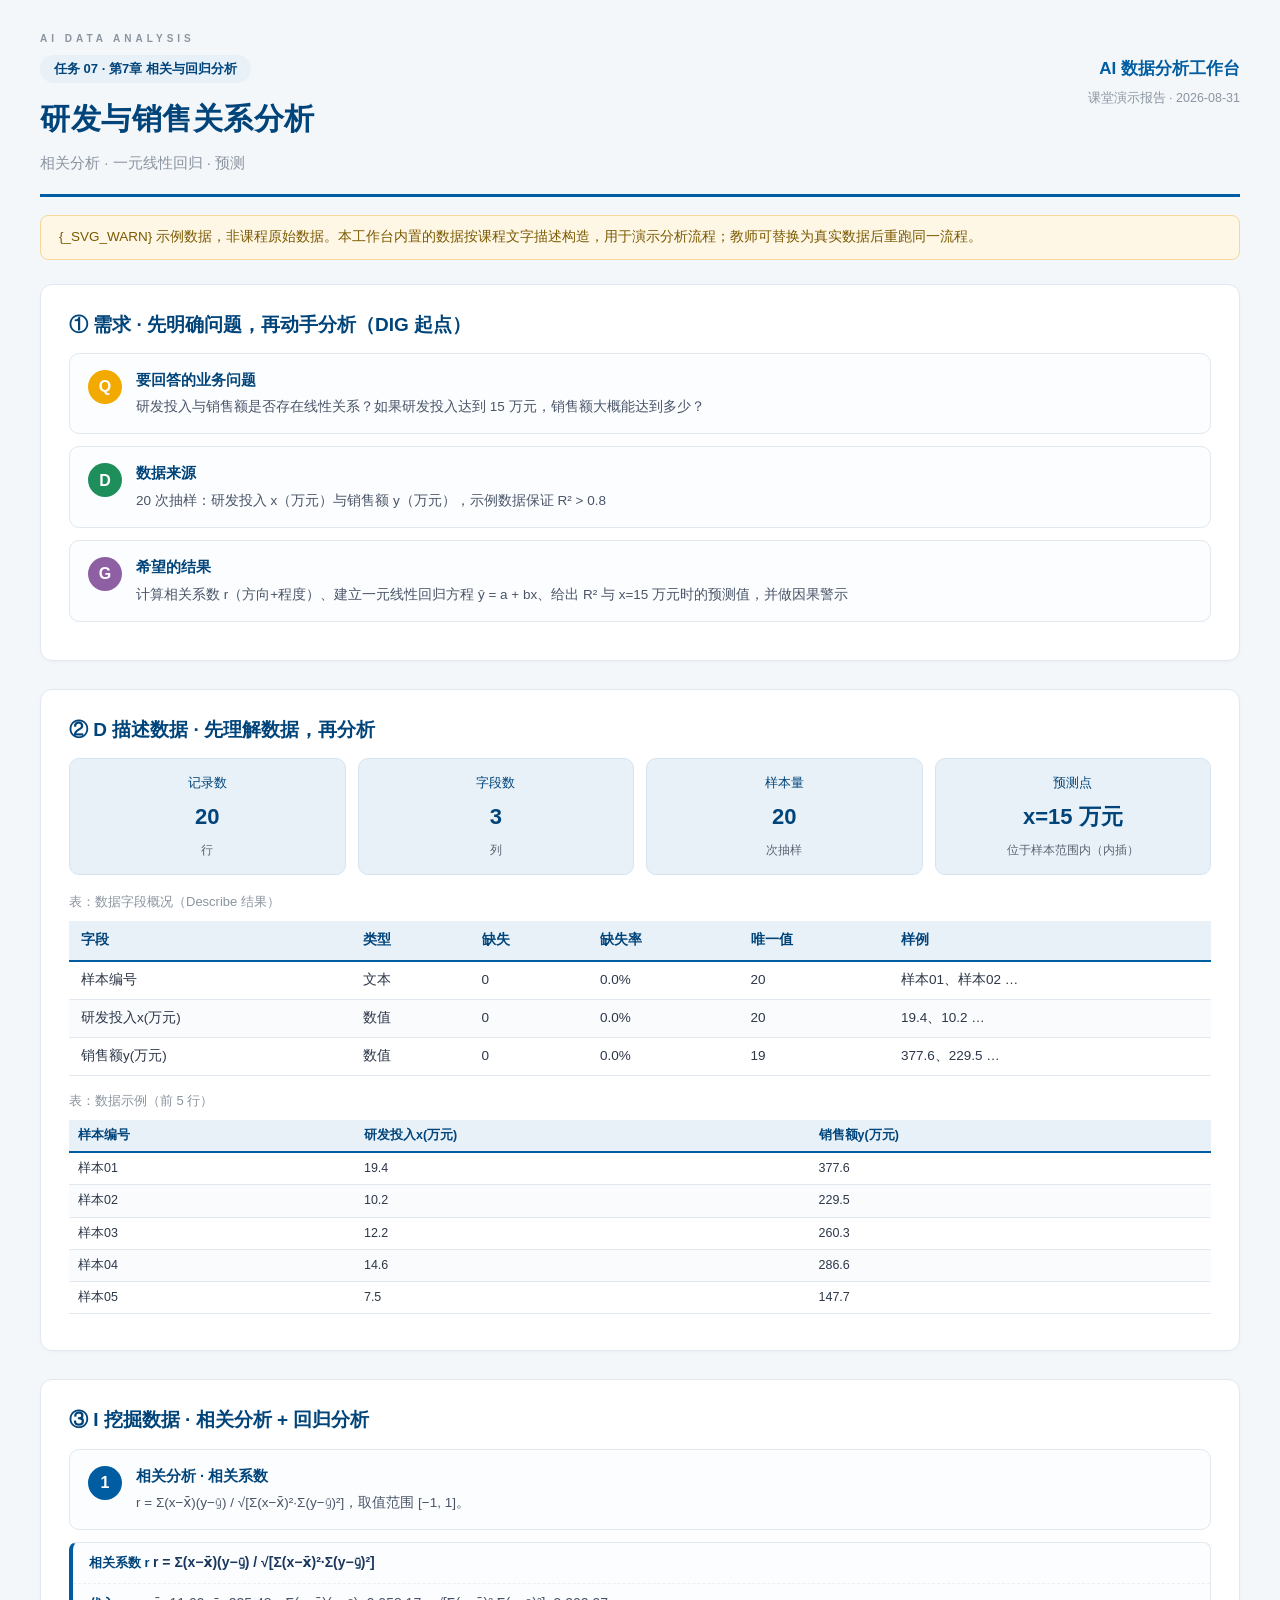
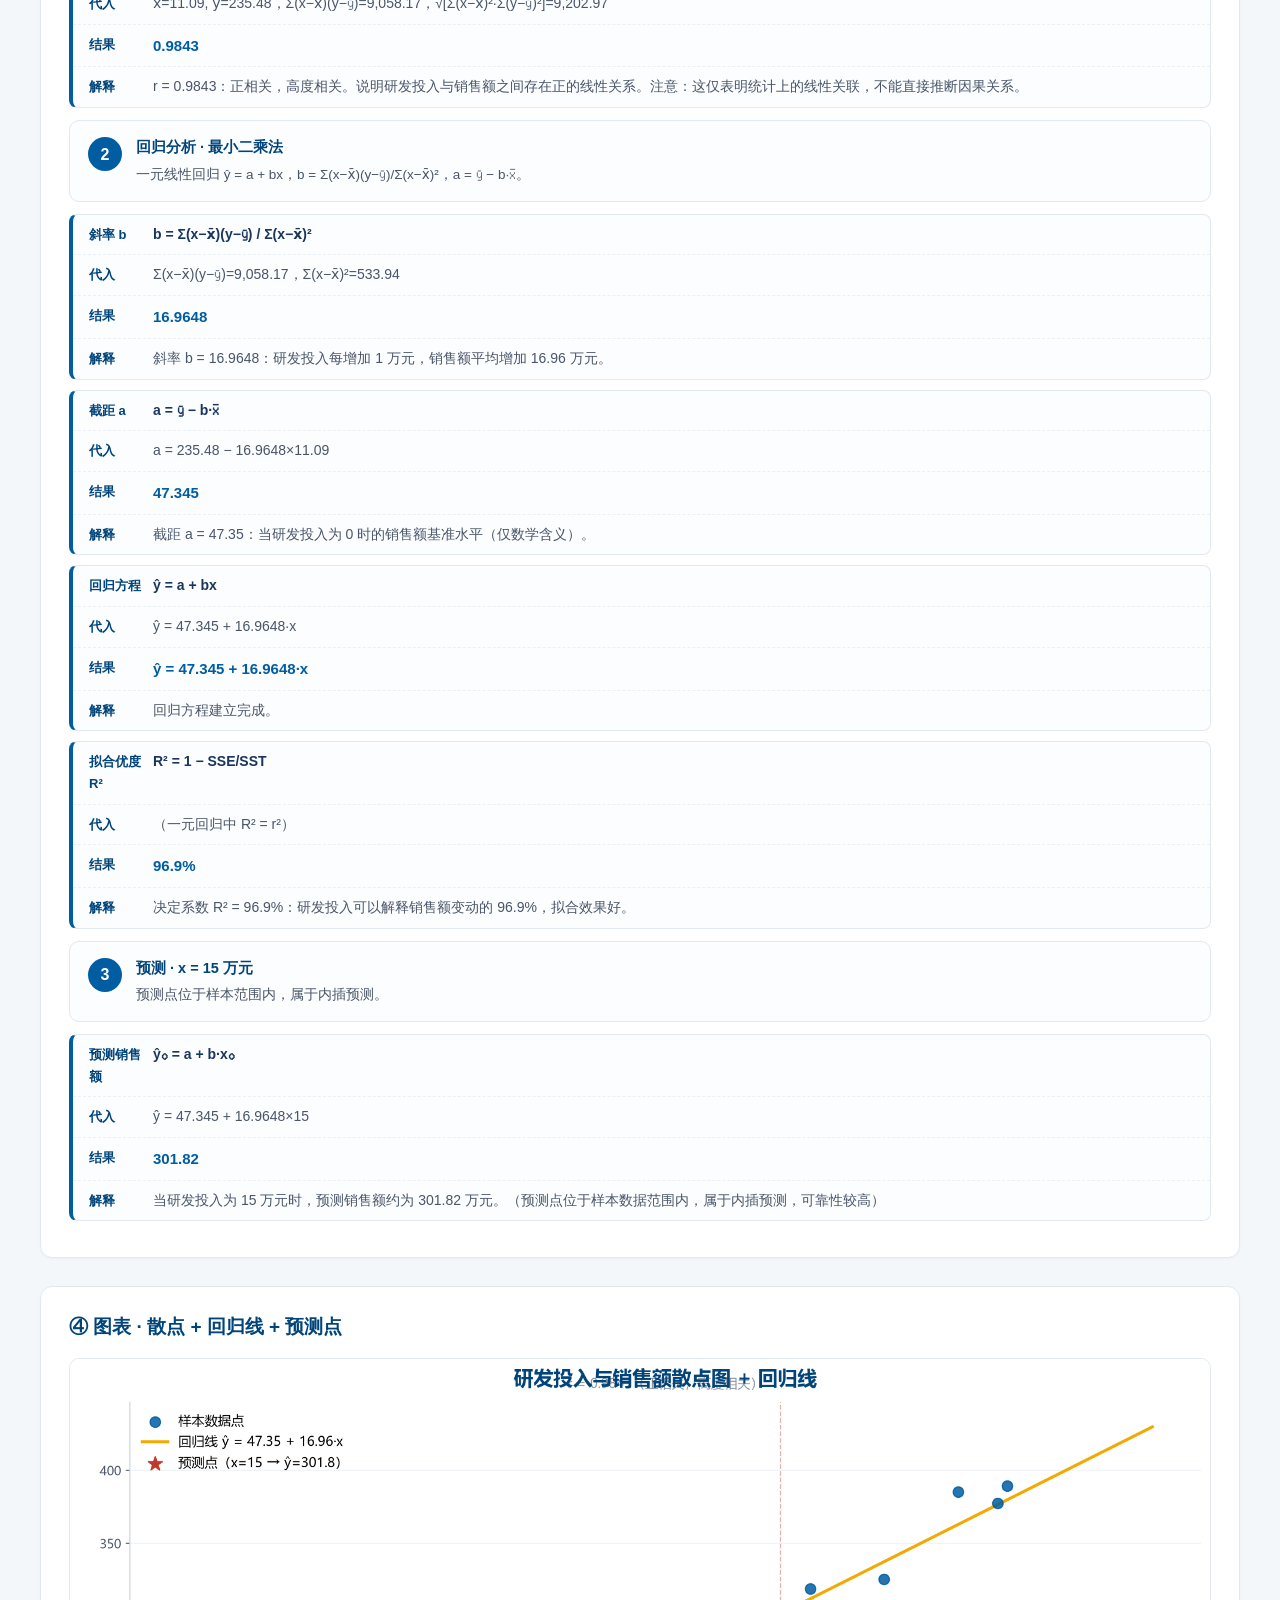
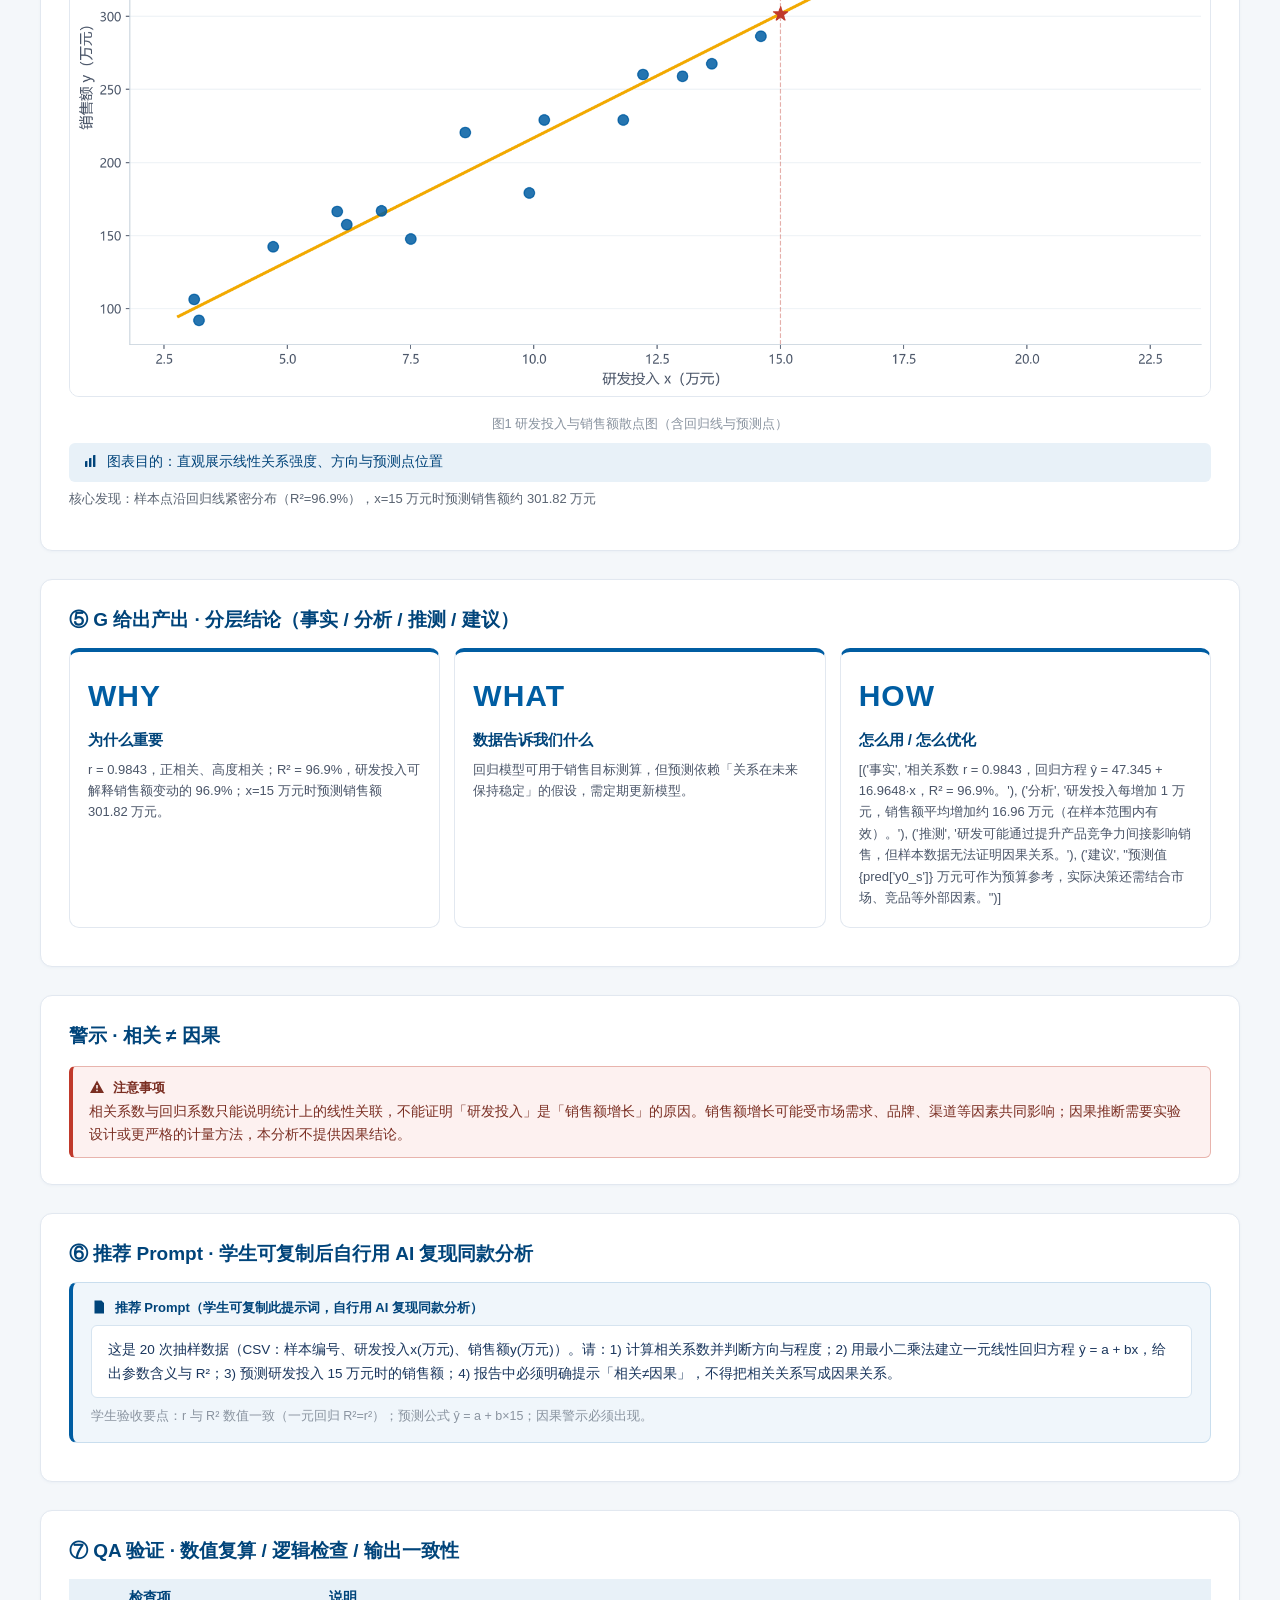
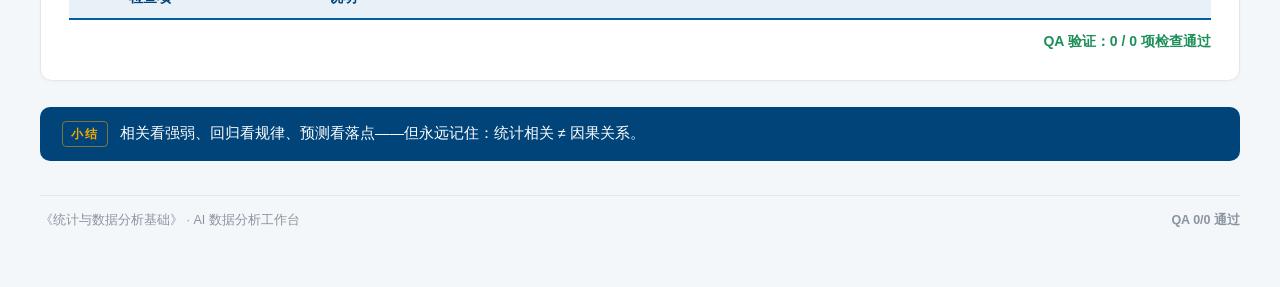
<file: output/task07/report.html>
<!DOCTYPE html>
<html lang="zh-CN">
<head>
<meta charset="UTF-8">
<meta name="viewport" content="width=device-width, initial-scale=1.0">
<title>任务07 研发与销售关系分析 · AI 数据分析工作台</title>
<style>
/* ============================================================
   AI 数据分析工作台 — 人邮蓝主题样式表
   对齐参考 PPT：顶部小标签 + 大标题 + 结构化卡片 + 推荐 Prompt 框 + 底部小结条
   ============================================================ */
:root {
  --brand: #005DA2;
  --brand-dark: #00447A;
  --brand-light: #E8F1F8;
  --accent: #F2A900;
  --ok: #1E8E5A;
  --bad: #C0392B;
  --gray: #8A94A0;
  --text: #2D3748;
  --line: #E2E8F0;
  --bg: #F4F7FA;
}

* { box-sizing: border-box; margin: 0; padding: 0; }

html { scroll-behavior: smooth; }

body {
  font-family: "Microsoft YaHei", "微软雅黑", "PingFang SC", "Helvetica Neue", Arial, sans-serif;
  background: var(--bg);
  color: var(--text);
  font-size: 15px;
  line-height: 1.7;
}

/* ---------- 内联 SVG 通用样式 ---------- */
.ic { width: 16px; height: 16px; vertical-align: -3px; margin-right: 4px; }
.ic-ok { color: var(--ok); }
.ic-bad { color: var(--bad); }

.page {
  max-width: 1280px;
  margin: 0 auto;
  padding: 30px 40px 56px;
}

/* ---------- 顶部小标签（对齐参考 PPT「AI DATA ANALYSIS」） ---------- */
.top-tag {
  font-size: 10px;
  letter-spacing: 4px;
  text-transform: uppercase;
  color: var(--gray);
  margin-bottom: 8px;
  font-weight: 600;
}

/* ---------- 页头 ---------- */
.page-head {
  display: flex;
  justify-content: space-between;
  align-items: flex-start;
  border-bottom: 3px solid var(--brand);
  padding-bottom: 18px;
  margin-bottom: 18px;
}
.task-tag {
  display: inline-block;
  background: var(--brand-light);
  color: var(--brand-dark);
  font-size: 13px;
  font-weight: 600;
  padding: 3px 14px;
  border-radius: 20px;
  margin-bottom: 10px;
}
.page-head h1 { font-size: 30px; color: var(--brand-dark); font-weight: 700; letter-spacing: 0.5px; }
.task-sub { font-size: 15px; color: var(--gray); margin-top: 6px; }
.head-right { text-align: right; flex-shrink: 0; }
.logo { font-size: 17px; font-weight: 700; color: var(--brand); }
.head-date { font-size: 12.5px; color: var(--gray); margin-top: 4px; }

/* ---------- 示例数据横幅 ---------- */
.sample-banner {
  background: #FFF7E6;
  border: 1px solid #F5D89A;
  color: #7A5A00;
  border-radius: 8px;
  padding: 10px 18px;
  font-size: 13.5px;
  margin-bottom: 24px;
}

/* ---------- 内容块 ---------- */
.content { display: flex; flex-direction: column; gap: 28px; }
.block {
  background: #fff;
  border: 1px solid var(--line);
  border-radius: 12px;
  padding: 24px 28px 26px;
  box-shadow: 0 1px 3px rgba(0, 68, 122, 0.04);
}
.block-title {
  font-size: 19px;
  font-weight: 700;
  color: var(--brand-dark);
  margin-bottom: 6px;
  display: flex;
  align-items: center;
  gap: 8px;
}
.block-title .idx {
  display: inline-flex;
  align-items: center;
  justify-content: center;
  width: 26px; height: 26px;
  border-radius: 6px;
  background: var(--brand);
  color: #fff;
  font-size: 14px;
  font-weight: 700;
  flex-shrink: 0;
}
.block-title .sub-tag { font-size: 12px; color: var(--gray); font-weight: 400; margin-left: auto; }
.block-body { margin-top: 12px; }

/* ---------- 讲解要点 callout ---------- */
.callout {
  margin-top: 14px;
  background: #F7FAFC;
  border-left: 4px solid var(--accent);
  border-radius: 6px;
  padding: 10px 16px;
  font-size: 13.5px;
  color: #5A6472;
}
.callout-label { font-weight: 700; color: #B8860B; margin-bottom: 2px; font-size: 13px; }
.callout-text { line-height: 1.65; }

/* ---------- 警示框 ---------- */
.warn {
  margin-top: 14px;
  background: #FDF1F0;
  border: 1px solid #E8B4AD;
  border-left: 4px solid var(--bad);
  border-radius: 6px;
  padding: 10px 16px;
  font-size: 13.5px;
  color: #7A2E22;
}
.warn-label { font-weight: 700; margin-bottom: 2px; font-size: 13px; }

/* ---------- 表格 ---------- */
.tbl {
  width: 100%;
  border-collapse: collapse;
  font-size: 13.5px;
  margin: 10px 0;
}
.tbl caption {
  font-size: 13px;
  color: var(--gray);
  text-align: left;
  padding: 4px 0 8px;
}
.tbl th {
  background: var(--brand-light);
  color: var(--brand-dark);
  font-weight: 700;
  text-align: left;
  padding: 8px 12px;
  border-bottom: 2px solid var(--brand);
  white-space: nowrap;
}
.tbl td {
  padding: 7px 12px;
  border-bottom: 1px solid var(--line);
}
.tbl tbody tr:nth-child(even) { background: #F9FBFD; }
.tbl.small { font-size: 12.5px; }
.tbl.small th, .tbl.small td { padding: 5px 9px; }

/* ---------- 公式四件套 ---------- */
.formula-card {
  border: 1px solid var(--line);
  border-left: 4px solid var(--brand);
  border-radius: 8px;
  margin: 10px 0;
  background: #FBFDFF;
  overflow: hidden;
}
.f-line {
  display: flex;
  padding: 8px 16px;
  border-bottom: 1px dashed #EAF0F5;
  font-size: 14px;
}
.f-line:last-child { border-bottom: none; }
.f-label {
  flex: 0 0 64px;
  font-weight: 700;
  color: var(--brand-dark);
  font-size: 13px;
  padding-top: 1px;
}
.f-formula { font-weight: 600; color: #1A365D; }
.f-sub { color: #4A5568; }
.f-result { font-weight: 700; color: var(--brand); font-size: 15px; }
.f-int { color: #4A5568; }

/* ---------- 指标网格 ---------- */
.metric-grid {
  display: grid;
  grid-template-columns: repeat(auto-fit, minmax(180px, 1fr));
  gap: 12px;
  margin: 12px 0;
}
.metric {
  background: var(--brand-light);
  border-radius: 10px;
  padding: 14px 16px;
  text-align: center;
  border: 1px solid #D6E4F0;
}
.metric-label { font-size: 12.5px; color: var(--brand-dark); }
.metric-value { font-size: 22px; font-weight: 800; color: var(--brand-dark); margin: 4px 0; }
.metric-note { font-size: 12px; color: #5A6472; }

/* ---------- 图表 ---------- */
.fig { margin: 14px 0; }
.fig img {
  width: 100%;
  height: auto;
  border: 1px solid var(--line);
  border-radius: 10px;
  background: #fff;
}
.fig figcaption {
  font-size: 13px;
  color: var(--gray);
  margin-top: 8px;
  text-align: center;
}
.fig-purpose {
  margin-top: 8px;
  background: var(--brand-light);
  border-radius: 6px;
  padding: 8px 14px;
  font-size: 13.5px;
  color: var(--brand-dark);
}
.fig-note { margin-top: 6px; font-size: 13px; color: #5A6472; }

/* ---------- 分层结论 ---------- */
.finding {
  border: 1px solid var(--line);
  border-radius: 8px;
  padding: 12px 16px;
  margin: 10px 0;
  background: #FBFDFF;
}
.f-badge {
  display: inline-block;
  font-weight: 700;
  font-size: 12.5px;
  margin-right: 10px;
  padding: 1px 10px;
  border-radius: 12px;
  color: #fff;
}
.f-title { font-weight: 700; font-size: 14.5px; color: var(--brand-dark); }
.f-text { margin-top: 6px; font-size: 13.5px; color: #4A5568; line-height: 1.7; }
.f-事实 .f-badge { background: var(--brand); }
.f-分析 .f-badge { background: var(--accent); color: #7A5A00; }
.f-推测 .f-badge { background: #D69E2E; }
.f-建议 .f-badge { background: var(--ok); }
.f-警示 .f-badge { background: var(--bad); }

/* ---------- 编号步骤卡（对齐参考 PPT） ---------- */
.step-card {
  display: flex;
  gap: 14px;
  border: 1px solid var(--line);
  border-radius: 10px;
  padding: 14px 18px;
  margin: 12px 0;
  background: #FBFDFF;
}
.step-num {
  flex: 0 0 34px;
  height: 34px;
  border-radius: 50%;
  background: var(--brand);
  color: #fff;
  font-weight: 800;
  font-size: 16px;
  display: flex;
  align-items: center;
  justify-content: center;
  margin-top: 2px;
}
.step-num-q { background: #F2A900; }
.step-num-d { background: #1E8E5A; }
.step-num-g { background: #8E5FA2; }
.step-body { flex: 1; }
.step-title { font-weight: 700; color: var(--brand-dark); font-size: 14.5px; margin-bottom: 4px; }
.step-text { font-size: 13.5px; color: #4A5568; }

/* ---------- D/I/G 大字母块（对齐参考 PPT） ---------- */
.dig-grid { display: grid; grid-template-columns: repeat(auto-fit, minmax(240px, 1fr)); gap: 14px; margin: 12px 0; }
.dig-card {
  border: 1px solid var(--line);
  border-radius: 10px;
  padding: 18px;
  background: #fff;
  border-top: 4px solid var(--brand);
}
.dig-letter {
  font-size: 30px;
  font-weight: 900;
  color: var(--brand);
  margin-bottom: 6px;
  letter-spacing: 1px;
}
.dig-title { font-weight: 700; color: var(--brand-dark); margin-bottom: 6px; }
.dig-text { font-size: 13px; color: #4A5568; line-height: 1.65; }

/* ---------- 推荐 Prompt 框（对齐参考 PPT） ---------- */
.prompt-box {
  background: #F0F6FB;
  border: 1px solid #C9DEEE;
  border-left: 4px solid var(--brand);
  border-radius: 8px;
  padding: 14px 18px;
  margin: 12px 0;
}
.prompt-label {
  font-size: 13px;
  font-weight: 700;
  color: var(--brand-dark);
  margin-bottom: 6px;
}
.prompt-text {
  background: #fff;
  border: 1px solid #D6E4F0;
  border-radius: 6px;
  padding: 12px 16px;
  font-size: 13.5px;
  color: #1A365D;
  line-height: 1.75;
  white-space: pre-wrap;
  font-family: inherit;
}
.prompt-note { margin-top: 8px; font-size: 12.5px; color: var(--gray); }

/* ---------- QA ---------- */
.qa-tbl { margin-top: 10px; }
.qa-ok td { color: var(--ok); }
.qa-fail td { color: var(--bad); background: #FDF1F0; }
.qa-icon { text-align: center; }
.qa-name { font-weight: 600; }
.qa-total {
  margin-top: 10px;
  font-size: 14px;
  font-weight: 700;
  color: var(--ok);
  text-align: right;
}
.qa-total-fail { color: var(--bad); }

/* ---------- 底部小结条（对齐参考 PPT 每页底部小结） ---------- */
.bottom-note {
  margin-top: 26px;
  background: var(--brand-dark);
  color: #fff;
  border-radius: 10px;
  padding: 14px 22px;
  font-size: 14.5px;
  display: flex;
  align-items: center;
  gap: 12px;
}
.bottom-note .bn-label {
  flex-shrink: 0;
  font-size: 12px;
  font-weight: 700;
  letter-spacing: 2px;
  color: var(--accent);
  border: 1px solid rgba(242, 169, 0, 0.5);
  border-radius: 4px;
  padding: 2px 8px;
}
.bottom-note .bn-text { line-height: 1.6; }

/* ---------- 页脚 ---------- */
.page-foot {
  margin-top: 34px;
  border-top: 1px solid var(--line);
  padding-top: 14px;
}
.foot-inner {
  display: flex;
  justify-content: space-between;
  font-size: 12.5px;
  color: var(--gray);
}
.qa-summary { font-weight: 600; }

/* ============================================================
   首页（index.html）
   ============================================================ */
.hero { text-align: center; padding: 36px 0 10px; }
.hero .top-tag { text-align: center; margin-bottom: 10px; }
.hero h1 { font-size: 40px; color: var(--brand-dark); font-weight: 800; letter-spacing: 2px; }
.hero .hero-sub { font-size: 16px; color: var(--gray); margin-top: 10px; }
.hero .hero-desc { font-size: 13.5px; color: var(--gray); margin-top: 6px; }

.feature-grid {
  display: grid;
  grid-template-columns: repeat(3, 1fr);
  gap: 16px;
  margin: 26px 0 34px;
}
.feature-card {
  background: #fff;
  border: 1px solid var(--line);
  border-top: 4px solid var(--brand);
  border-radius: 12px;
  padding: 18px 20px;
  text-align: left;
}
.feature-card .fc-icon { font-size: 24px; }
.feature-card .fc-title { font-weight: 700; color: var(--brand-dark); font-size: 15.5px; margin: 6px 0 4px; }
.feature-card .fc-text { font-size: 13px; color: #5A6472; }

.task-section-title {
  font-size: 15px;
  font-weight: 700;
  color: var(--brand-dark);
  margin: 8px 0 4px;
  letter-spacing: 1px;
}
.task-section-sub { font-size: 12.5px; color: var(--gray); margin-bottom: 14px; }

.task-grid {
  display: grid;
  grid-template-columns: repeat(5, 1fr);
  gap: 14px;
}
.task-card {
  display: block;
  background: #fff;
  border: 1px solid var(--line);
  border-radius: 12px;
  padding: 16px 16px 14px;
  text-decoration: none;
  color: var(--text);
  transition: all 0.15s ease;
  border-top: 4px solid var(--brand);
}
.task-card:hover {
  transform: translateY(-3px);
  box-shadow: 0 8px 20px rgba(0, 68, 122, 0.12);
  border-color: var(--brand);
}
.task-card .tc-no {
  font-size: 12px;
  font-weight: 700;
  color: var(--brand);
  letter-spacing: 1px;
}
.task-card .tc-title { font-weight: 700; font-size: 14.5px; color: var(--brand-dark); margin: 6px 0 3px; }
.task-card .tc-sub { font-size: 12px; color: var(--gray); line-height: 1.5; }
.task-card .tc-status {
  display: inline-block;
  margin-top: 10px;
  font-size: 11.5px;
  font-weight: 600;
  color: var(--ok);
  background: #E8F5EE;
  border-radius: 10px;
  padding: 1px 10px;
}
.task-card.placeholder {
  background: #F1F3F5;
  border-top-color: #B9C2CB;
  cursor: not-allowed;
  filter: grayscale(0.6);
}
.task-card.placeholder .tc-title { color: #6B7683; }
.task-card.placeholder .tc-status { color: #8A94A0; background: #E4E8EC; }

.footer-note { text-align: center; font-size: 12.5px; color: var(--gray); margin-top: 34px; line-height: 1.8; }

/* ---------- 响应式（手机） ---------- */
@media (max-width: 900px) {
  .task-grid { grid-template-columns: repeat(2, 1fr); }
  .feature-grid { grid-template-columns: 1fr; }
  .page { padding: 20px 16px 40px; }
  .page-head { flex-direction: column; gap: 10px; }
  .head-right { text-align: left; }
  .block { padding: 18px 16px; }
  .f-line { flex-direction: column; gap: 2px; }
  .f-label { flex: none; }
  .step-card { flex-direction: column; gap: 8px; }
}

</style>
</head>
<body>
<div class="page">
  <div class="top-tag">AI DATA ANALYSIS</div>
  <header class="page-head">
    <div class="head-left">
      <div class="task-tag">任务 07 · 第7章 相关与回归分析</div>
      <h1>研发与销售关系分析</h1>
      <div class="task-sub">相关分析 · 一元线性回归 · 预测</div>
    </div>
    <div class="head-right">
      <div class="logo">AI 数据分析工作台</div>
      <div class="head-date">课堂演示报告 · 2026-08-31</div>
    </div>
  </header>

  <div class="sample-banner">{_SVG_WARN} 示例数据，非课程原始数据。本工作台内置的数据按课程文字描述构造，用于演示分析流程；教师可替换为真实数据后重跑同一流程。</div>

  <main class="content">
<section class="block" id="need"><h2 class="block-title">① 需求 · 先明确问题，再动手分析（DIG 起点）</h2><div class="block-body">
    <div class="step-card"><div class="step-num step-num-q">Q</div><div class="step-body">
      <div class="step-title">要回答的业务问题</div><div class="step-text">研发投入与销售额是否存在线性关系？如果研发投入达到 15 万元，销售额大概能达到多少？</div></div></div>
    <div class="step-card"><div class="step-num step-num-d">D</div><div class="step-body">
      <div class="step-title">数据来源</div><div class="step-text">20 次抽样：研发投入 x（万元）与销售额 y（万元），示例数据保证 R² > 0.8</div></div></div>
    <div class="step-card"><div class="step-num step-num-g">G</div><div class="step-body">
      <div class="step-title">希望的结果</div><div class="step-text">计算相关系数 r（方向+程度）、建立一元线性回归方程 ŷ = a + bx、给出 R² 与 x=15 万元时的预测值，并做因果警示</div></div></div>
    </div></section>
<section class="block" id="describe"><h2 class="block-title">② D 描述数据 · 先理解数据，再分析</h2><div class="block-body"><div class="metric-grid"><div class="metric"><div class="metric-label">记录数</div><div class="metric-value">20</div><div class="metric-note">行</div></div><div class="metric"><div class="metric-label">字段数</div><div class="metric-value">3</div><div class="metric-note">列</div></div><div class="metric"><div class="metric-label">样本量</div><div class="metric-value">20</div><div class="metric-note">次抽样</div></div><div class="metric"><div class="metric-label">预测点</div><div class="metric-value">x=15 万元</div><div class="metric-note">位于样本范围内（内插）</div></div></div><table class="tbl"><caption>表：数据字段概况（Describe 结果）</caption><thead><tr><th>字段</th><th>类型</th><th>缺失</th><th>缺失率</th><th>唯一值</th><th>样例</th></tr></thead><tbody><tr><td>样本编号</td><td>文本</td><td>0</td><td>0.0%</td><td>20</td><td>样本01、样本02 …</td></tr><tr><td>研发投入x(万元)</td><td>数值</td><td>0</td><td>0.0%</td><td>20</td><td>19.4、10.2 …</td></tr><tr><td>销售额y(万元)</td><td>数值</td><td>0</td><td>0.0%</td><td>19</td><td>377.6、229.5 …</td></tr></tbody></table><table class="tbl small"><caption>表：数据示例（前 5 行）</caption><thead><tr><th>样本编号</th><th>研发投入x(万元)</th><th>销售额y(万元)</th></tr></thead><tbody><tr><td>样本01</td><td>19.4</td><td>377.6</td></tr><tr><td>样本02</td><td>10.2</td><td>229.5</td></tr><tr><td>样本03</td><td>12.2</td><td>260.3</td></tr><tr><td>样本04</td><td>14.6</td><td>286.6</td></tr><tr><td>样本05</td><td>7.5</td><td>147.7</td></tr></tbody></table></div></section>
<section class="block" id="dig"><h2 class="block-title">③ I 挖掘数据 · 相关分析 + 回归分析</h2><div class="block-body"><div class="step-card"><div class="step-num">1</div><div class="step-body"><div class="step-title">相关分析 · 相关系数</div><div class="step-text">r = Σ(x−x̄)(y−ȳ) / √[Σ(x−x̄)²·Σ(y−ȳ)²]，取值范围 [−1, 1]。</div></div></div><div class="formula-card"><div class="f-line"><span class="f-label">相关系数 r</span><span class="f-formula">r = Σ(x−x̄)(y−ȳ) / √[Σ(x−x̄)²·Σ(y−ȳ)²]</span></div><div class="f-line"><span class="f-label">代入</span><span class="f-sub">x̄=11.09, ȳ=235.48，Σ(x−x̄)(y−ȳ)=9,058.17，√[Σ(x−x̄)²·Σ(y−ȳ)²]=9,202.97</span></div><div class="f-line"><span class="f-label">结果</span><span class="f-result">0.9843</span></div><div class="f-line"><span class="f-label">解释</span><span class="f-int">r = 0.9843：正相关，高度相关。说明研发投入与销售额之间存在正的线性关系。注意：这仅表明统计上的线性关联，不能直接推断因果关系。</span></div></div><div class="step-card"><div class="step-num">2</div><div class="step-body"><div class="step-title">回归分析 · 最小二乘法</div><div class="step-text">一元线性回归 ŷ = a + bx，b = Σ(x−x̄)(y−ȳ)/Σ(x−x̄)²，a = ȳ − b·x̄。</div></div></div><div class="formula-card"><div class="f-line"><span class="f-label">斜率 b</span><span class="f-formula">b = Σ(x−x̄)(y−ȳ) / Σ(x−x̄)²</span></div><div class="f-line"><span class="f-label">代入</span><span class="f-sub">Σ(x−x̄)(y−ȳ)=9,058.17，Σ(x−x̄)²=533.94</span></div><div class="f-line"><span class="f-label">结果</span><span class="f-result">16.9648</span></div><div class="f-line"><span class="f-label">解释</span><span class="f-int">斜率 b = 16.9648：研发投入每增加 1 万元，销售额平均增加 16.96 万元。</span></div></div><div class="formula-card"><div class="f-line"><span class="f-label">截距 a</span><span class="f-formula">a = ȳ − b·x̄</span></div><div class="f-line"><span class="f-label">代入</span><span class="f-sub">a = 235.48 − 16.9648×11.09</span></div><div class="f-line"><span class="f-label">结果</span><span class="f-result">47.345</span></div><div class="f-line"><span class="f-label">解释</span><span class="f-int">截距 a = 47.35：当研发投入为 0 时的销售额基准水平（仅数学含义）。</span></div></div><div class="formula-card"><div class="f-line"><span class="f-label">回归方程</span><span class="f-formula">ŷ = a + bx</span></div><div class="f-line"><span class="f-label">代入</span><span class="f-sub">ŷ = 47.345 + 16.9648·x</span></div><div class="f-line"><span class="f-label">结果</span><span class="f-result">ŷ = 47.345 + 16.9648·x</span></div><div class="f-line"><span class="f-label">解释</span><span class="f-int">回归方程建立完成。</span></div></div><div class="formula-card"><div class="f-line"><span class="f-label">拟合优度 R²</span><span class="f-formula">R² = 1 − SSE/SST</span></div><div class="f-line"><span class="f-label">代入</span><span class="f-sub">（一元回归中 R² = r²）</span></div><div class="f-line"><span class="f-label">结果</span><span class="f-result">96.9%</span></div><div class="f-line"><span class="f-label">解释</span><span class="f-int">决定系数 R² = 96.9%：研发投入可以解释销售额变动的 96.9%，拟合效果好。</span></div></div><div class="step-card"><div class="step-num">3</div><div class="step-body"><div class="step-title">预测 · x = 15 万元</div><div class="step-text">预测点位于样本范围内，属于内插预测。</div></div></div><div class="formula-card"><div class="f-line"><span class="f-label">预测销售额</span><span class="f-formula">ŷ₀ = a + b·x₀</span></div><div class="f-line"><span class="f-label">代入</span><span class="f-sub">ŷ = 47.345 + 16.9648×15</span></div><div class="f-line"><span class="f-label">结果</span><span class="f-result">301.82</span></div><div class="f-line"><span class="f-label">解释</span><span class="f-int">当研发投入为 15 万元时，预测销售额约为 301.82 万元。（预测点位于样本数据范围内，属于内插预测，可靠性较高）</span></div></div></div></section>
<section class="block"><h2 class="block-title">④ 图表 · 散点 + 回归线 + 预测点</h2><div class="block-body"><figure class="fig"><img src="charts/07_scatter.png" alt="图1 研发投入与销售额散点图（含回归线与预测点）"><figcaption>图1 研发投入与销售额散点图（含回归线与预测点）</figcaption><div class="fig-purpose"><svg class="ic" viewBox="0 0 16 16" fill="currentColor" aria-hidden="true"><rect x="2" y="8" width="2.4" height="6" rx=".4"/><rect x="6" y="5" width="2.4" height="9" rx=".4"/><rect x="10" y="2" width="2.4" height="12" rx=".4"/></svg> 图表目的：直观展示线性关系强度、方向与预测点位置</div><div class="fig-note">核心发现：样本点沿回归线紧密分布（R²=96.9%），x=15 万元时预测销售额约 301.82 万元</div></figure></div></section>
<section class="block" id="goal"><h2 class="block-title">⑤ G 给出产出 · 分层结论（事实 / 分析 / 推测 / 建议）</h2><div class="block-body"><div class="dig-grid"><div class="dig-card"><div class="dig-letter">WHY</div><div class="dig-title">为什么重要</div><div class="dig-text">r = 0.9843，正相关、高度相关；R² = 96.9%，研发投入可解释销售额变动的 96.9%；x=15 万元时预测销售额 301.82 万元。</div></div><div class="dig-card"><div class="dig-letter">WHAT</div><div class="dig-title">数据告诉我们什么</div><div class="dig-text">回归模型可用于销售目标测算，但预测依赖「关系在未来保持稳定」的假设，需定期更新模型。</div></div><div class="dig-card"><div class="dig-letter">HOW</div><div class="dig-title">怎么用 / 怎么优化</div><div class="dig-text">[('事实', '相关系数 r = 0.9843，回归方程 ŷ = 47.345 + 16.9648·x，R² = 96.9%。'), ('分析', '研发投入每增加 1 万元，销售额平均增加约 16.96 万元（在样本范围内有效）。'), ('推测', '研发可能通过提升产品竞争力间接影响销售，但样本数据无法证明因果关系。'), ('建议', "预测值 {pred['y0_s']} 万元可作为预算参考，实际决策还需结合市场、竞品等外部因素。")]</div></div></div></div></section>
<section class="block" id="warn"><h2 class="block-title">警示 · 相关 ≠ 因果</h2><div class="block-body"><div class="warn"><div class="warn-label"><svg class="ic" viewBox="0 0 16 16" fill="currentColor" aria-hidden="true"><path d="M8 1.5 15 14H1zM7.2 6v3.6h1.6V6zm0 4.8v1.4h1.6v-1.4z"/></svg> 注意事项</div><div class="warn-text">相关系数与回归系数只能说明统计上的线性关联，不能证明「研发投入」是「销售额增长」的原因。销售额增长可能受市场需求、品牌、渠道等因素共同影响；因果推断需要实验设计或更严格的计量方法，本分析不提供因果结论。</div></div></div></section>
<section class="block" id="prompt"><h2 class="block-title">⑥ 推荐 Prompt · 学生可复制后自行用 AI 复现同款分析</h2><div class="block-body"><div class="prompt-box"><div class="prompt-label"><svg class="ic" viewBox="0 0 16 16" fill="currentColor" aria-hidden="true"><path d="M3.5 1.5h7L13 4v10.5H3.5zM4.5 6.5h7M4.5 9h7M4.5 11.5h5"/></svg> 推荐 Prompt（学生可复制此提示词，自行用 AI 复现同款分析）</div><div class="prompt-text">这是 20 次抽样数据（CSV：样本编号、研发投入x(万元)、销售额y(万元)）。请：1) 计算相关系数并判断方向与程度；2) 用最小二乘法建立一元线性回归方程 ŷ = a + bx，给出参数含义与 R²；3) 预测研发投入 15 万元时的销售额；4) 报告中必须明确提示「相关≠因果」，不得把相关关系写成因果关系。</div><div class="prompt-note">学生验收要点：r 与 R² 数值一致（一元回归 R²=r²）；预测公式 ŷ = a + b×15；因果警示必须出现。</div></div></div></section>
<section class="block" id="qa"><h2 class="block-title">⑦ QA 验证 · 数值复算 / 逻辑检查 / 输出一致性</h2><div class="block-body"><table class="tbl qa-tbl"><thead><tr><th style="width:48px"></th><th style="width:200px">检查项</th><th>说明</th></tr></thead><tbody></tbody></table><div class="qa-total ">QA 验证：0 / 0 项检查通过</div></div></section>
  </main>

  <div class="bottom-note"><span class="bn-label">小结</span><span class="bn-text">相关看强弱、回归看规律、预测看落点——但永远记住：统计相关 ≠ 因果关系。</span></div>

  <footer class="page-foot">
    <div class="foot-inner">
      <span>《统计与数据分析基础》 · AI 数据分析工作台</span>
      <span class="qa-summary">QA 0/0 通过</span>
    </div>
  </footer>
</div>
</body>
</html>
</file>
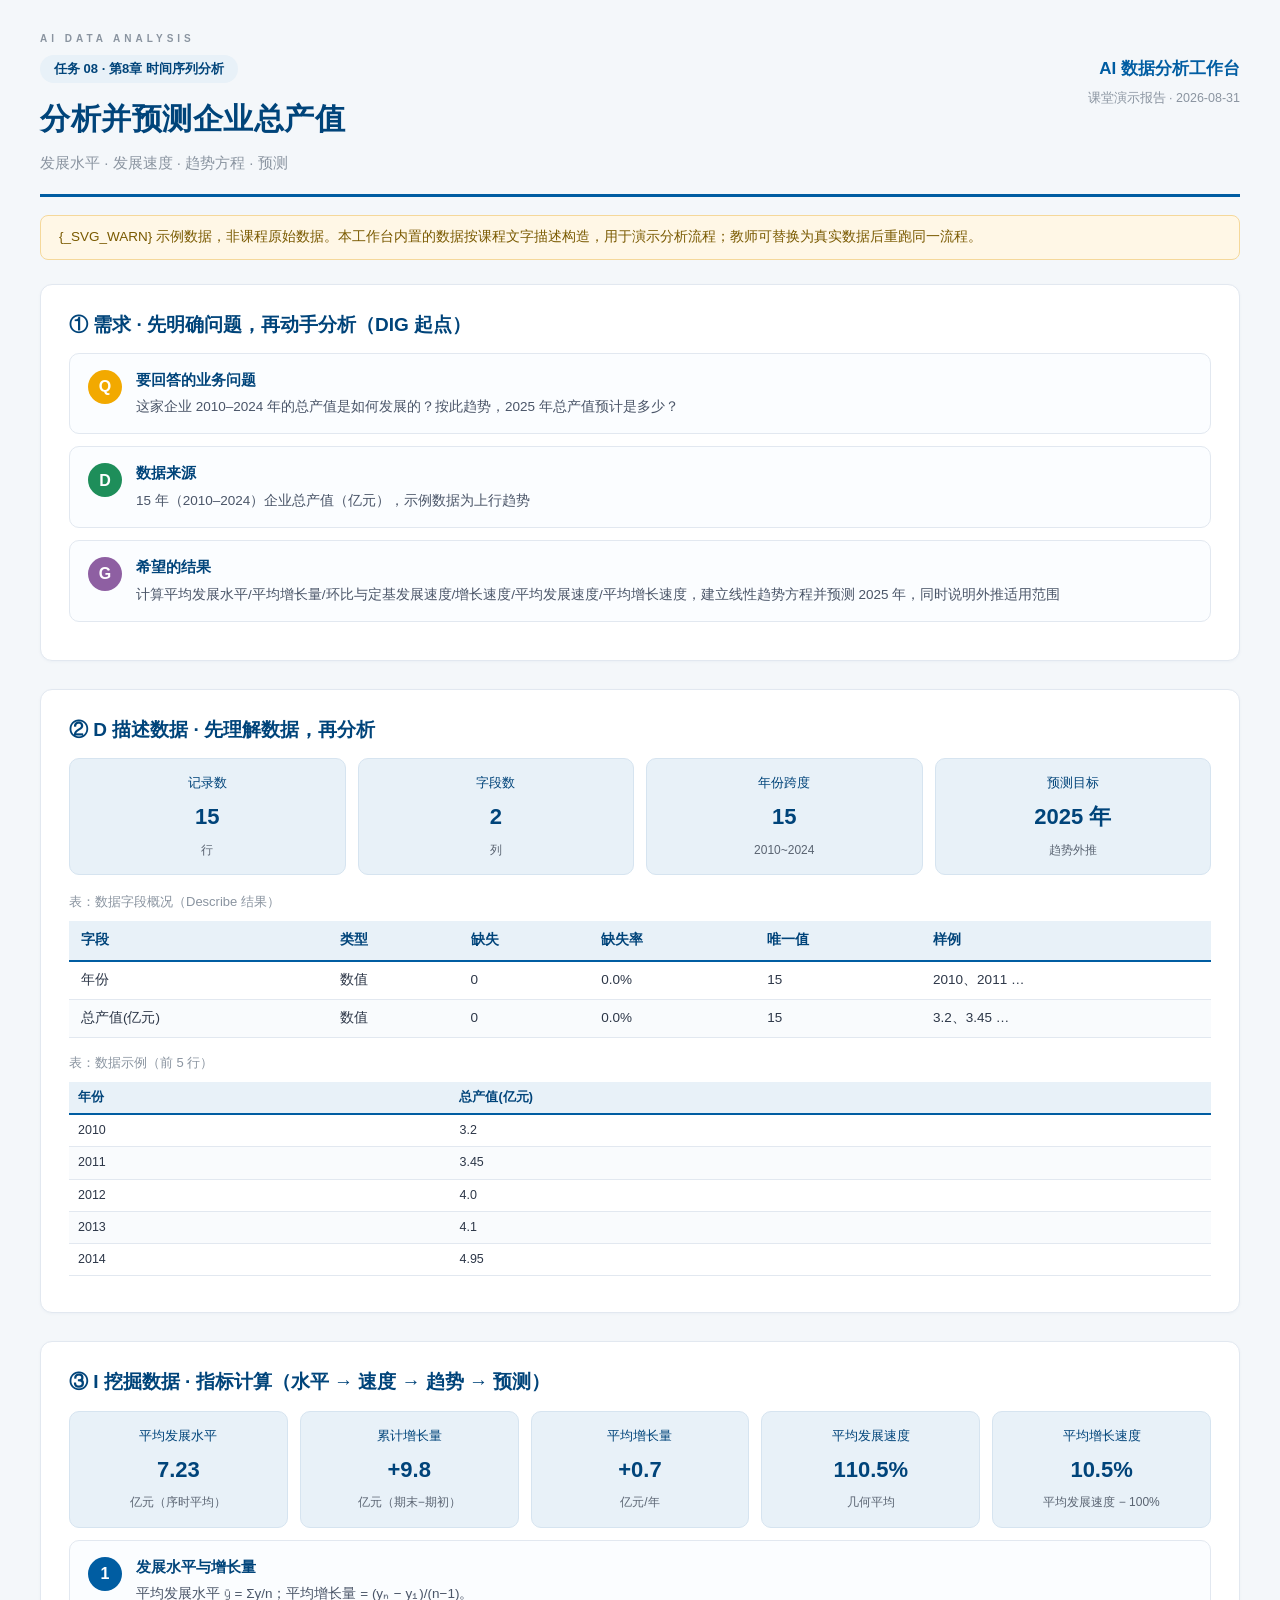
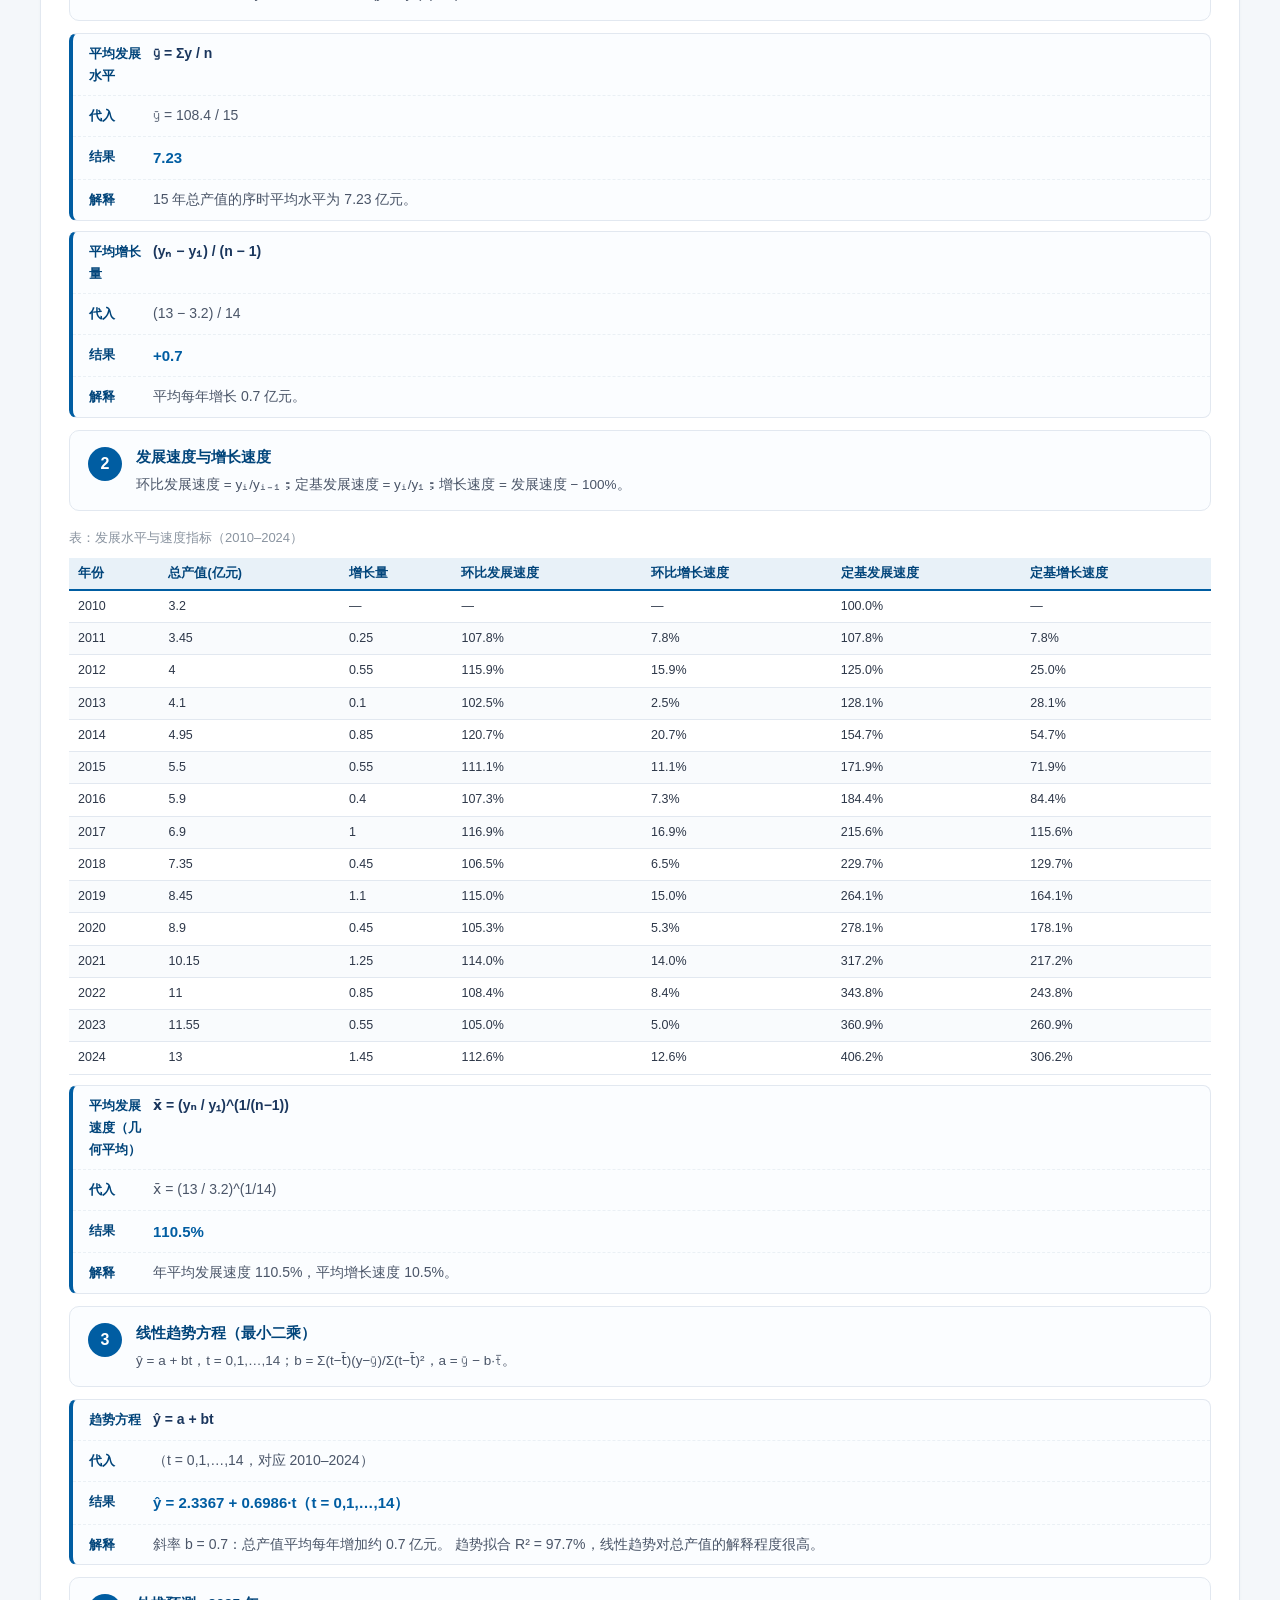
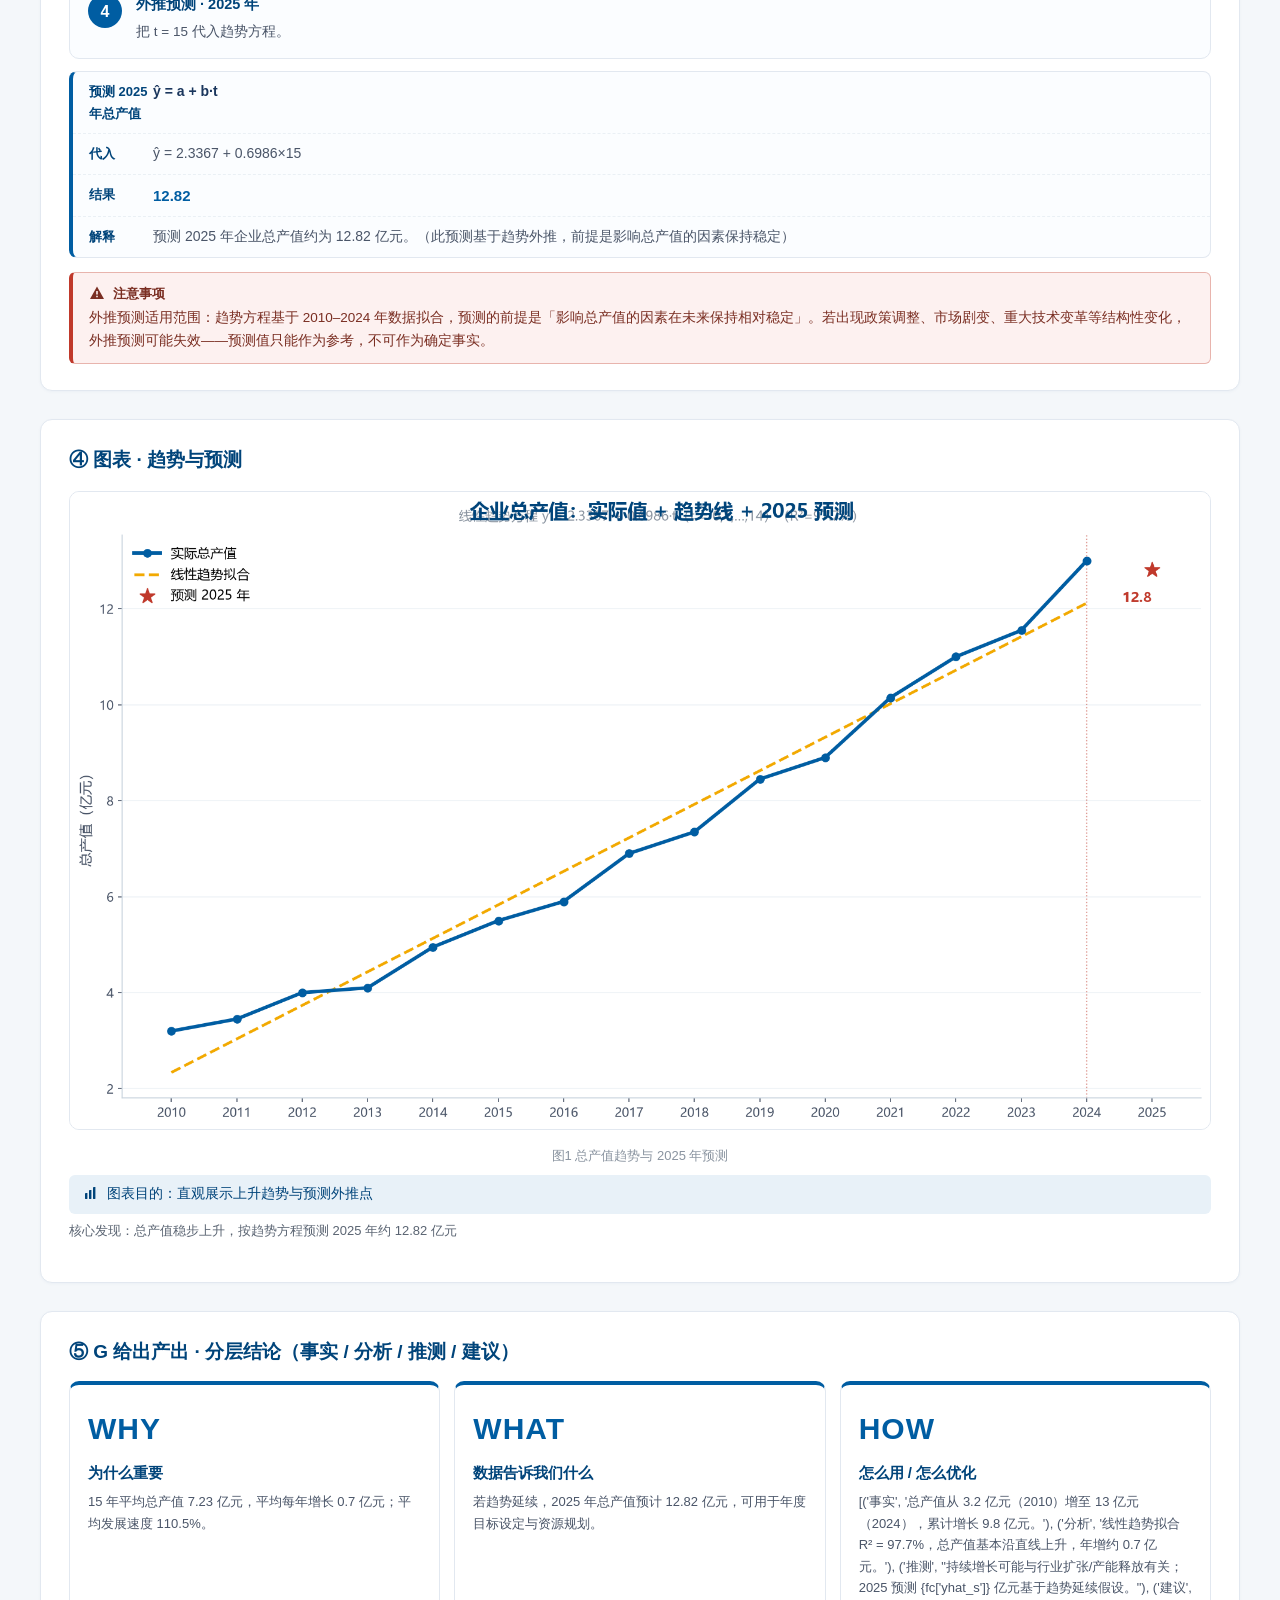
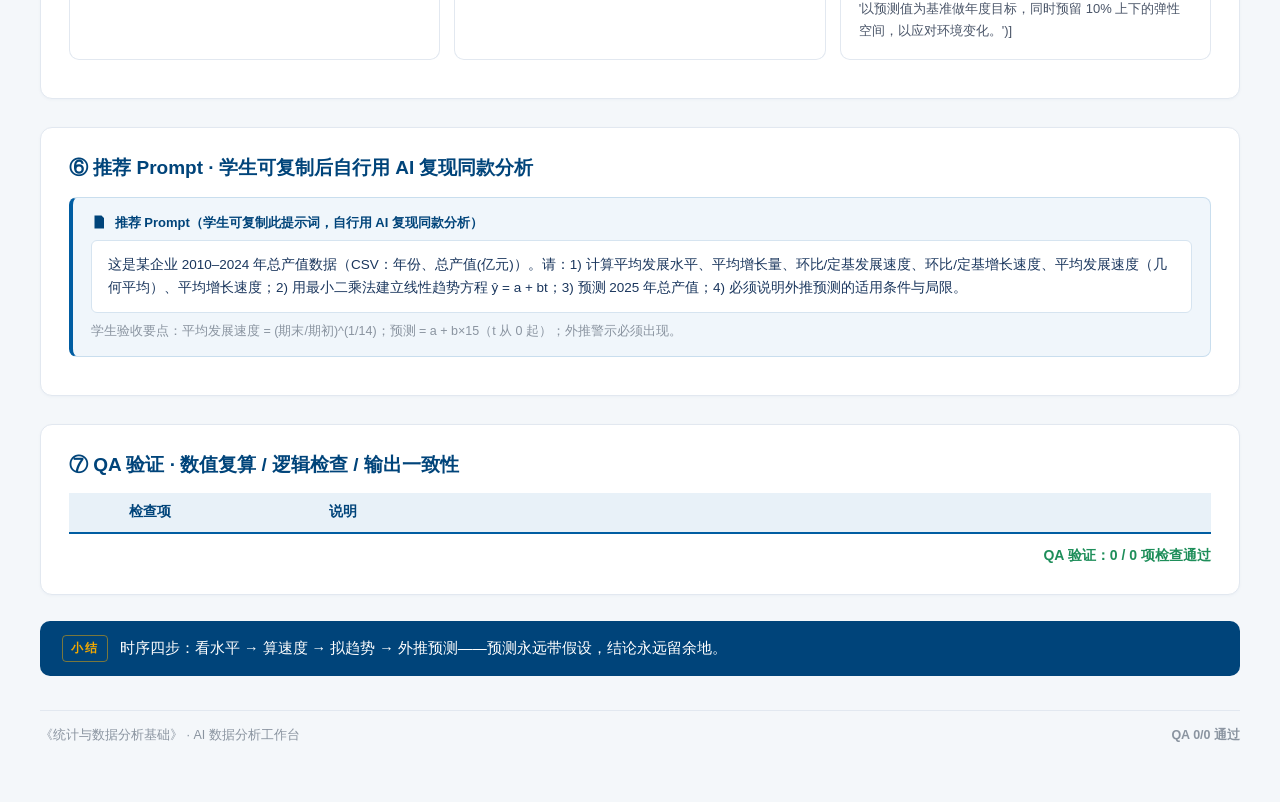
<file: output/task08/report.html>
<!DOCTYPE html>
<html lang="zh-CN">
<head>
<meta charset="UTF-8">
<meta name="viewport" content="width=device-width, initial-scale=1.0">
<title>任务08 分析并预测企业总产值 · AI 数据分析工作台</title>
<style>
/* ============================================================
   AI 数据分析工作台 — 人邮蓝主题样式表
   对齐参考 PPT：顶部小标签 + 大标题 + 结构化卡片 + 推荐 Prompt 框 + 底部小结条
   ============================================================ */
:root {
  --brand: #005DA2;
  --brand-dark: #00447A;
  --brand-light: #E8F1F8;
  --accent: #F2A900;
  --ok: #1E8E5A;
  --bad: #C0392B;
  --gray: #8A94A0;
  --text: #2D3748;
  --line: #E2E8F0;
  --bg: #F4F7FA;
}

* { box-sizing: border-box; margin: 0; padding: 0; }

html { scroll-behavior: smooth; }

body {
  font-family: "Microsoft YaHei", "微软雅黑", "PingFang SC", "Helvetica Neue", Arial, sans-serif;
  background: var(--bg);
  color: var(--text);
  font-size: 15px;
  line-height: 1.7;
}

/* ---------- 内联 SVG 通用样式 ---------- */
.ic { width: 16px; height: 16px; vertical-align: -3px; margin-right: 4px; }
.ic-ok { color: var(--ok); }
.ic-bad { color: var(--bad); }

.page {
  max-width: 1280px;
  margin: 0 auto;
  padding: 30px 40px 56px;
}

/* ---------- 顶部小标签（对齐参考 PPT「AI DATA ANALYSIS」） ---------- */
.top-tag {
  font-size: 10px;
  letter-spacing: 4px;
  text-transform: uppercase;
  color: var(--gray);
  margin-bottom: 8px;
  font-weight: 600;
}

/* ---------- 页头 ---------- */
.page-head {
  display: flex;
  justify-content: space-between;
  align-items: flex-start;
  border-bottom: 3px solid var(--brand);
  padding-bottom: 18px;
  margin-bottom: 18px;
}
.task-tag {
  display: inline-block;
  background: var(--brand-light);
  color: var(--brand-dark);
  font-size: 13px;
  font-weight: 600;
  padding: 3px 14px;
  border-radius: 20px;
  margin-bottom: 10px;
}
.page-head h1 { font-size: 30px; color: var(--brand-dark); font-weight: 700; letter-spacing: 0.5px; }
.task-sub { font-size: 15px; color: var(--gray); margin-top: 6px; }
.head-right { text-align: right; flex-shrink: 0; }
.logo { font-size: 17px; font-weight: 700; color: var(--brand); }
.head-date { font-size: 12.5px; color: var(--gray); margin-top: 4px; }

/* ---------- 示例数据横幅 ---------- */
.sample-banner {
  background: #FFF7E6;
  border: 1px solid #F5D89A;
  color: #7A5A00;
  border-radius: 8px;
  padding: 10px 18px;
  font-size: 13.5px;
  margin-bottom: 24px;
}

/* ---------- 内容块 ---------- */
.content { display: flex; flex-direction: column; gap: 28px; }
.block {
  background: #fff;
  border: 1px solid var(--line);
  border-radius: 12px;
  padding: 24px 28px 26px;
  box-shadow: 0 1px 3px rgba(0, 68, 122, 0.04);
}
.block-title {
  font-size: 19px;
  font-weight: 700;
  color: var(--brand-dark);
  margin-bottom: 6px;
  display: flex;
  align-items: center;
  gap: 8px;
}
.block-title .idx {
  display: inline-flex;
  align-items: center;
  justify-content: center;
  width: 26px; height: 26px;
  border-radius: 6px;
  background: var(--brand);
  color: #fff;
  font-size: 14px;
  font-weight: 700;
  flex-shrink: 0;
}
.block-title .sub-tag { font-size: 12px; color: var(--gray); font-weight: 400; margin-left: auto; }
.block-body { margin-top: 12px; }

/* ---------- 讲解要点 callout ---------- */
.callout {
  margin-top: 14px;
  background: #F7FAFC;
  border-left: 4px solid var(--accent);
  border-radius: 6px;
  padding: 10px 16px;
  font-size: 13.5px;
  color: #5A6472;
}
.callout-label { font-weight: 700; color: #B8860B; margin-bottom: 2px; font-size: 13px; }
.callout-text { line-height: 1.65; }

/* ---------- 警示框 ---------- */
.warn {
  margin-top: 14px;
  background: #FDF1F0;
  border: 1px solid #E8B4AD;
  border-left: 4px solid var(--bad);
  border-radius: 6px;
  padding: 10px 16px;
  font-size: 13.5px;
  color: #7A2E22;
}
.warn-label { font-weight: 700; margin-bottom: 2px; font-size: 13px; }

/* ---------- 表格 ---------- */
.tbl {
  width: 100%;
  border-collapse: collapse;
  font-size: 13.5px;
  margin: 10px 0;
}
.tbl caption {
  font-size: 13px;
  color: var(--gray);
  text-align: left;
  padding: 4px 0 8px;
}
.tbl th {
  background: var(--brand-light);
  color: var(--brand-dark);
  font-weight: 700;
  text-align: left;
  padding: 8px 12px;
  border-bottom: 2px solid var(--brand);
  white-space: nowrap;
}
.tbl td {
  padding: 7px 12px;
  border-bottom: 1px solid var(--line);
}
.tbl tbody tr:nth-child(even) { background: #F9FBFD; }
.tbl.small { font-size: 12.5px; }
.tbl.small th, .tbl.small td { padding: 5px 9px; }

/* ---------- 公式四件套 ---------- */
.formula-card {
  border: 1px solid var(--line);
  border-left: 4px solid var(--brand);
  border-radius: 8px;
  margin: 10px 0;
  background: #FBFDFF;
  overflow: hidden;
}
.f-line {
  display: flex;
  padding: 8px 16px;
  border-bottom: 1px dashed #EAF0F5;
  font-size: 14px;
}
.f-line:last-child { border-bottom: none; }
.f-label {
  flex: 0 0 64px;
  font-weight: 700;
  color: var(--brand-dark);
  font-size: 13px;
  padding-top: 1px;
}
.f-formula { font-weight: 600; color: #1A365D; }
.f-sub { color: #4A5568; }
.f-result { font-weight: 700; color: var(--brand); font-size: 15px; }
.f-int { color: #4A5568; }

/* ---------- 指标网格 ---------- */
.metric-grid {
  display: grid;
  grid-template-columns: repeat(auto-fit, minmax(180px, 1fr));
  gap: 12px;
  margin: 12px 0;
}
.metric {
  background: var(--brand-light);
  border-radius: 10px;
  padding: 14px 16px;
  text-align: center;
  border: 1px solid #D6E4F0;
}
.metric-label { font-size: 12.5px; color: var(--brand-dark); }
.metric-value { font-size: 22px; font-weight: 800; color: var(--brand-dark); margin: 4px 0; }
.metric-note { font-size: 12px; color: #5A6472; }

/* ---------- 图表 ---------- */
.fig { margin: 14px 0; }
.fig img {
  width: 100%;
  height: auto;
  border: 1px solid var(--line);
  border-radius: 10px;
  background: #fff;
}
.fig figcaption {
  font-size: 13px;
  color: var(--gray);
  margin-top: 8px;
  text-align: center;
}
.fig-purpose {
  margin-top: 8px;
  background: var(--brand-light);
  border-radius: 6px;
  padding: 8px 14px;
  font-size: 13.5px;
  color: var(--brand-dark);
}
.fig-note { margin-top: 6px; font-size: 13px; color: #5A6472; }

/* ---------- 分层结论 ---------- */
.finding {
  border: 1px solid var(--line);
  border-radius: 8px;
  padding: 12px 16px;
  margin: 10px 0;
  background: #FBFDFF;
}
.f-badge {
  display: inline-block;
  font-weight: 700;
  font-size: 12.5px;
  margin-right: 10px;
  padding: 1px 10px;
  border-radius: 12px;
  color: #fff;
}
.f-title { font-weight: 700; font-size: 14.5px; color: var(--brand-dark); }
.f-text { margin-top: 6px; font-size: 13.5px; color: #4A5568; line-height: 1.7; }
.f-事实 .f-badge { background: var(--brand); }
.f-分析 .f-badge { background: var(--accent); color: #7A5A00; }
.f-推测 .f-badge { background: #D69E2E; }
.f-建议 .f-badge { background: var(--ok); }
.f-警示 .f-badge { background: var(--bad); }

/* ---------- 编号步骤卡（对齐参考 PPT） ---------- */
.step-card {
  display: flex;
  gap: 14px;
  border: 1px solid var(--line);
  border-radius: 10px;
  padding: 14px 18px;
  margin: 12px 0;
  background: #FBFDFF;
}
.step-num {
  flex: 0 0 34px;
  height: 34px;
  border-radius: 50%;
  background: var(--brand);
  color: #fff;
  font-weight: 800;
  font-size: 16px;
  display: flex;
  align-items: center;
  justify-content: center;
  margin-top: 2px;
}
.step-num-q { background: #F2A900; }
.step-num-d { background: #1E8E5A; }
.step-num-g { background: #8E5FA2; }
.step-body { flex: 1; }
.step-title { font-weight: 700; color: var(--brand-dark); font-size: 14.5px; margin-bottom: 4px; }
.step-text { font-size: 13.5px; color: #4A5568; }

/* ---------- D/I/G 大字母块（对齐参考 PPT） ---------- */
.dig-grid { display: grid; grid-template-columns: repeat(auto-fit, minmax(240px, 1fr)); gap: 14px; margin: 12px 0; }
.dig-card {
  border: 1px solid var(--line);
  border-radius: 10px;
  padding: 18px;
  background: #fff;
  border-top: 4px solid var(--brand);
}
.dig-letter {
  font-size: 30px;
  font-weight: 900;
  color: var(--brand);
  margin-bottom: 6px;
  letter-spacing: 1px;
}
.dig-title { font-weight: 700; color: var(--brand-dark); margin-bottom: 6px; }
.dig-text { font-size: 13px; color: #4A5568; line-height: 1.65; }

/* ---------- 推荐 Prompt 框（对齐参考 PPT） ---------- */
.prompt-box {
  background: #F0F6FB;
  border: 1px solid #C9DEEE;
  border-left: 4px solid var(--brand);
  border-radius: 8px;
  padding: 14px 18px;
  margin: 12px 0;
}
.prompt-label {
  font-size: 13px;
  font-weight: 700;
  color: var(--brand-dark);
  margin-bottom: 6px;
}
.prompt-text {
  background: #fff;
  border: 1px solid #D6E4F0;
  border-radius: 6px;
  padding: 12px 16px;
  font-size: 13.5px;
  color: #1A365D;
  line-height: 1.75;
  white-space: pre-wrap;
  font-family: inherit;
}
.prompt-note { margin-top: 8px; font-size: 12.5px; color: var(--gray); }

/* ---------- QA ---------- */
.qa-tbl { margin-top: 10px; }
.qa-ok td { color: var(--ok); }
.qa-fail td { color: var(--bad); background: #FDF1F0; }
.qa-icon { text-align: center; }
.qa-name { font-weight: 600; }
.qa-total {
  margin-top: 10px;
  font-size: 14px;
  font-weight: 700;
  color: var(--ok);
  text-align: right;
}
.qa-total-fail { color: var(--bad); }

/* ---------- 底部小结条（对齐参考 PPT 每页底部小结） ---------- */
.bottom-note {
  margin-top: 26px;
  background: var(--brand-dark);
  color: #fff;
  border-radius: 10px;
  padding: 14px 22px;
  font-size: 14.5px;
  display: flex;
  align-items: center;
  gap: 12px;
}
.bottom-note .bn-label {
  flex-shrink: 0;
  font-size: 12px;
  font-weight: 700;
  letter-spacing: 2px;
  color: var(--accent);
  border: 1px solid rgba(242, 169, 0, 0.5);
  border-radius: 4px;
  padding: 2px 8px;
}
.bottom-note .bn-text { line-height: 1.6; }

/* ---------- 页脚 ---------- */
.page-foot {
  margin-top: 34px;
  border-top: 1px solid var(--line);
  padding-top: 14px;
}
.foot-inner {
  display: flex;
  justify-content: space-between;
  font-size: 12.5px;
  color: var(--gray);
}
.qa-summary { font-weight: 600; }

/* ============================================================
   首页（index.html）
   ============================================================ */
.hero { text-align: center; padding: 36px 0 10px; }
.hero .top-tag { text-align: center; margin-bottom: 10px; }
.hero h1 { font-size: 40px; color: var(--brand-dark); font-weight: 800; letter-spacing: 2px; }
.hero .hero-sub { font-size: 16px; color: var(--gray); margin-top: 10px; }
.hero .hero-desc { font-size: 13.5px; color: var(--gray); margin-top: 6px; }

.feature-grid {
  display: grid;
  grid-template-columns: repeat(3, 1fr);
  gap: 16px;
  margin: 26px 0 34px;
}
.feature-card {
  background: #fff;
  border: 1px solid var(--line);
  border-top: 4px solid var(--brand);
  border-radius: 12px;
  padding: 18px 20px;
  text-align: left;
}
.feature-card .fc-icon { font-size: 24px; }
.feature-card .fc-title { font-weight: 700; color: var(--brand-dark); font-size: 15.5px; margin: 6px 0 4px; }
.feature-card .fc-text { font-size: 13px; color: #5A6472; }

.task-section-title {
  font-size: 15px;
  font-weight: 700;
  color: var(--brand-dark);
  margin: 8px 0 4px;
  letter-spacing: 1px;
}
.task-section-sub { font-size: 12.5px; color: var(--gray); margin-bottom: 14px; }

.task-grid {
  display: grid;
  grid-template-columns: repeat(5, 1fr);
  gap: 14px;
}
.task-card {
  display: block;
  background: #fff;
  border: 1px solid var(--line);
  border-radius: 12px;
  padding: 16px 16px 14px;
  text-decoration: none;
  color: var(--text);
  transition: all 0.15s ease;
  border-top: 4px solid var(--brand);
}
.task-card:hover {
  transform: translateY(-3px);
  box-shadow: 0 8px 20px rgba(0, 68, 122, 0.12);
  border-color: var(--brand);
}
.task-card .tc-no {
  font-size: 12px;
  font-weight: 700;
  color: var(--brand);
  letter-spacing: 1px;
}
.task-card .tc-title { font-weight: 700; font-size: 14.5px; color: var(--brand-dark); margin: 6px 0 3px; }
.task-card .tc-sub { font-size: 12px; color: var(--gray); line-height: 1.5; }
.task-card .tc-status {
  display: inline-block;
  margin-top: 10px;
  font-size: 11.5px;
  font-weight: 600;
  color: var(--ok);
  background: #E8F5EE;
  border-radius: 10px;
  padding: 1px 10px;
}
.task-card.placeholder {
  background: #F1F3F5;
  border-top-color: #B9C2CB;
  cursor: not-allowed;
  filter: grayscale(0.6);
}
.task-card.placeholder .tc-title { color: #6B7683; }
.task-card.placeholder .tc-status { color: #8A94A0; background: #E4E8EC; }

.footer-note { text-align: center; font-size: 12.5px; color: var(--gray); margin-top: 34px; line-height: 1.8; }

/* ---------- 响应式（手机） ---------- */
@media (max-width: 900px) {
  .task-grid { grid-template-columns: repeat(2, 1fr); }
  .feature-grid { grid-template-columns: 1fr; }
  .page { padding: 20px 16px 40px; }
  .page-head { flex-direction: column; gap: 10px; }
  .head-right { text-align: left; }
  .block { padding: 18px 16px; }
  .f-line { flex-direction: column; gap: 2px; }
  .f-label { flex: none; }
  .step-card { flex-direction: column; gap: 8px; }
}

</style>
</head>
<body>
<div class="page">
  <div class="top-tag">AI DATA ANALYSIS</div>
  <header class="page-head">
    <div class="head-left">
      <div class="task-tag">任务 08 · 第8章 时间序列分析</div>
      <h1>分析并预测企业总产值</h1>
      <div class="task-sub">发展水平 · 发展速度 · 趋势方程 · 预测</div>
    </div>
    <div class="head-right">
      <div class="logo">AI 数据分析工作台</div>
      <div class="head-date">课堂演示报告 · 2026-08-31</div>
    </div>
  </header>

  <div class="sample-banner">{_SVG_WARN} 示例数据，非课程原始数据。本工作台内置的数据按课程文字描述构造，用于演示分析流程；教师可替换为真实数据后重跑同一流程。</div>

  <main class="content">
<section class="block" id="need"><h2 class="block-title">① 需求 · 先明确问题，再动手分析（DIG 起点）</h2><div class="block-body">
    <div class="step-card"><div class="step-num step-num-q">Q</div><div class="step-body">
      <div class="step-title">要回答的业务问题</div><div class="step-text">这家企业 2010–2024 年的总产值是如何发展的？按此趋势，2025 年总产值预计是多少？</div></div></div>
    <div class="step-card"><div class="step-num step-num-d">D</div><div class="step-body">
      <div class="step-title">数据来源</div><div class="step-text">15 年（2010–2024）企业总产值（亿元），示例数据为上行趋势</div></div></div>
    <div class="step-card"><div class="step-num step-num-g">G</div><div class="step-body">
      <div class="step-title">希望的结果</div><div class="step-text">计算平均发展水平/平均增长量/环比与定基发展速度/增长速度/平均发展速度/平均增长速度，建立线性趋势方程并预测 2025 年，同时说明外推适用范围</div></div></div>
    </div></section>
<section class="block" id="describe"><h2 class="block-title">② D 描述数据 · 先理解数据，再分析</h2><div class="block-body"><div class="metric-grid"><div class="metric"><div class="metric-label">记录数</div><div class="metric-value">15</div><div class="metric-note">行</div></div><div class="metric"><div class="metric-label">字段数</div><div class="metric-value">2</div><div class="metric-note">列</div></div><div class="metric"><div class="metric-label">年份跨度</div><div class="metric-value">15</div><div class="metric-note">2010~2024</div></div><div class="metric"><div class="metric-label">预测目标</div><div class="metric-value">2025 年</div><div class="metric-note">趋势外推</div></div></div><table class="tbl"><caption>表：数据字段概况（Describe 结果）</caption><thead><tr><th>字段</th><th>类型</th><th>缺失</th><th>缺失率</th><th>唯一值</th><th>样例</th></tr></thead><tbody><tr><td>年份</td><td>数值</td><td>0</td><td>0.0%</td><td>15</td><td>2010、2011 …</td></tr><tr><td>总产值(亿元)</td><td>数值</td><td>0</td><td>0.0%</td><td>15</td><td>3.2、3.45 …</td></tr></tbody></table><table class="tbl small"><caption>表：数据示例（前 5 行）</caption><thead><tr><th>年份</th><th>总产值(亿元)</th></tr></thead><tbody><tr><td>2010</td><td>3.2</td></tr><tr><td>2011</td><td>3.45</td></tr><tr><td>2012</td><td>4.0</td></tr><tr><td>2013</td><td>4.1</td></tr><tr><td>2014</td><td>4.95</td></tr></tbody></table></div></section>
<section class="block" id="dig"><h2 class="block-title">③ I 挖掘数据 · 指标计算（水平 → 速度 → 趋势 → 预测）</h2><div class="block-body"><div class="metric-grid"><div class="metric"><div class="metric-label">平均发展水平</div><div class="metric-value">7.23</div><div class="metric-note">亿元（序时平均）</div></div><div class="metric"><div class="metric-label">累计增长量</div><div class="metric-value">+9.8</div><div class="metric-note">亿元（期末−期初）</div></div><div class="metric"><div class="metric-label">平均增长量</div><div class="metric-value">+0.7</div><div class="metric-note">亿元/年</div></div><div class="metric"><div class="metric-label">平均发展速度</div><div class="metric-value">110.5%</div><div class="metric-note">几何平均</div></div><div class="metric"><div class="metric-label">平均增长速度</div><div class="metric-value">10.5%</div><div class="metric-note">平均发展速度 − 100%</div></div></div><div class="step-card"><div class="step-num">1</div><div class="step-body"><div class="step-title">发展水平与增长量</div><div class="step-text">平均发展水平 ȳ = Σy/n；平均增长量 = (yₙ − y₁)/(n−1)。</div></div></div><div class="formula-card"><div class="f-line"><span class="f-label">平均发展水平</span><span class="f-formula">ȳ = Σy / n</span></div><div class="f-line"><span class="f-label">代入</span><span class="f-sub">ȳ = 108.4 / 15</span></div><div class="f-line"><span class="f-label">结果</span><span class="f-result">7.23</span></div><div class="f-line"><span class="f-label">解释</span><span class="f-int">15 年总产值的序时平均水平为 7.23 亿元。</span></div></div><div class="formula-card"><div class="f-line"><span class="f-label">平均增长量</span><span class="f-formula">(yₙ − y₁) / (n − 1)</span></div><div class="f-line"><span class="f-label">代入</span><span class="f-sub">(13 − 3.2) / 14</span></div><div class="f-line"><span class="f-label">结果</span><span class="f-result">+0.7</span></div><div class="f-line"><span class="f-label">解释</span><span class="f-int">平均每年增长 0.7 亿元。</span></div></div><div class="step-card"><div class="step-num">2</div><div class="step-body"><div class="step-title">发展速度与增长速度</div><div class="step-text">环比发展速度 = yᵢ/yᵢ₋₁；定基发展速度 = yᵢ/y₁；增长速度 = 发展速度 − 100%。</div></div></div><table class="tbl small"><caption>表：发展水平与速度指标（2010–2024）</caption><thead><tr><th>年份</th><th>总产值(亿元)</th><th>增长量</th><th>环比发展速度</th><th>环比增长速度</th><th>定基发展速度</th><th>定基增长速度</th></tr></thead><tbody><tr><td>2010</td><td>3.2</td><td>—</td><td>—</td><td>—</td><td>100.0%</td><td>—</td></tr><tr><td>2011</td><td>3.45</td><td>0.25</td><td>107.8%</td><td>7.8%</td><td>107.8%</td><td>7.8%</td></tr><tr><td>2012</td><td>4</td><td>0.55</td><td>115.9%</td><td>15.9%</td><td>125.0%</td><td>25.0%</td></tr><tr><td>2013</td><td>4.1</td><td>0.1</td><td>102.5%</td><td>2.5%</td><td>128.1%</td><td>28.1%</td></tr><tr><td>2014</td><td>4.95</td><td>0.85</td><td>120.7%</td><td>20.7%</td><td>154.7%</td><td>54.7%</td></tr><tr><td>2015</td><td>5.5</td><td>0.55</td><td>111.1%</td><td>11.1%</td><td>171.9%</td><td>71.9%</td></tr><tr><td>2016</td><td>5.9</td><td>0.4</td><td>107.3%</td><td>7.3%</td><td>184.4%</td><td>84.4%</td></tr><tr><td>2017</td><td>6.9</td><td>1</td><td>116.9%</td><td>16.9%</td><td>215.6%</td><td>115.6%</td></tr><tr><td>2018</td><td>7.35</td><td>0.45</td><td>106.5%</td><td>6.5%</td><td>229.7%</td><td>129.7%</td></tr><tr><td>2019</td><td>8.45</td><td>1.1</td><td>115.0%</td><td>15.0%</td><td>264.1%</td><td>164.1%</td></tr><tr><td>2020</td><td>8.9</td><td>0.45</td><td>105.3%</td><td>5.3%</td><td>278.1%</td><td>178.1%</td></tr><tr><td>2021</td><td>10.15</td><td>1.25</td><td>114.0%</td><td>14.0%</td><td>317.2%</td><td>217.2%</td></tr><tr><td>2022</td><td>11</td><td>0.85</td><td>108.4%</td><td>8.4%</td><td>343.8%</td><td>243.8%</td></tr><tr><td>2023</td><td>11.55</td><td>0.55</td><td>105.0%</td><td>5.0%</td><td>360.9%</td><td>260.9%</td></tr><tr><td>2024</td><td>13</td><td>1.45</td><td>112.6%</td><td>12.6%</td><td>406.2%</td><td>306.2%</td></tr></tbody></table><div class="formula-card"><div class="f-line"><span class="f-label">平均发展速度（几何平均）</span><span class="f-formula">x̄ = (yₙ / y₁)^(1/(n−1))</span></div><div class="f-line"><span class="f-label">代入</span><span class="f-sub">x̄ = (13 / 3.2)^(1/14)</span></div><div class="f-line"><span class="f-label">结果</span><span class="f-result">110.5%</span></div><div class="f-line"><span class="f-label">解释</span><span class="f-int">年平均发展速度 110.5%，平均增长速度 10.5%。</span></div></div><div class="step-card"><div class="step-num">3</div><div class="step-body"><div class="step-title">线性趋势方程（最小二乘）</div><div class="step-text">ŷ = a + bt，t = 0,1,…,14；b = Σ(t−t̄)(y−ȳ)/Σ(t−t̄)²，a = ȳ − b·t̄。</div></div></div><div class="formula-card"><div class="f-line"><span class="f-label">趋势方程</span><span class="f-formula">ŷ = a + bt</span></div><div class="f-line"><span class="f-label">代入</span><span class="f-sub">（t = 0,1,…,14，对应 2010–2024）</span></div><div class="f-line"><span class="f-label">结果</span><span class="f-result">ŷ = 2.3367 + 0.6986·t（t = 0,1,…,14）</span></div><div class="f-line"><span class="f-label">解释</span><span class="f-int">斜率 b = 0.7：总产值平均每年增加约 0.7 亿元。 趋势拟合 R² = 97.7%，线性趋势对总产值的解释程度很高。</span></div></div><div class="step-card"><div class="step-num">4</div><div class="step-body"><div class="step-title">外推预测 · 2025 年</div><div class="step-text">把 t = 15 代入趋势方程。</div></div></div><div class="formula-card"><div class="f-line"><span class="f-label">预测 2025 年总产值</span><span class="f-formula">ŷ = a + b·t</span></div><div class="f-line"><span class="f-label">代入</span><span class="f-sub">ŷ = 2.3367 + 0.6986×15</span></div><div class="f-line"><span class="f-label">结果</span><span class="f-result">12.82</span></div><div class="f-line"><span class="f-label">解释</span><span class="f-int">预测 2025 年企业总产值约为 12.82 亿元。（此预测基于趋势外推，前提是影响总产值的因素保持稳定）</span></div></div><div class="warn"><div class="warn-label"><svg class="ic" viewBox="0 0 16 16" fill="currentColor" aria-hidden="true"><path d="M8 1.5 15 14H1zM7.2 6v3.6h1.6V6zm0 4.8v1.4h1.6v-1.4z"/></svg> 注意事项</div><div class="warn-text">外推预测适用范围：趋势方程基于 2010–2024 年数据拟合，预测的前提是「影响总产值的因素在未来保持相对稳定」。若出现政策调整、市场剧变、重大技术变革等结构性变化，外推预测可能失效——预测值只能作为参考，不可作为确定事实。</div></div></div></section>
<section class="block"><h2 class="block-title">④ 图表 · 趋势与预测</h2><div class="block-body"><figure class="fig"><img src="charts/08_ts.png" alt="图1 总产值趋势与 2025 年预测"><figcaption>图1 总产值趋势与 2025 年预测</figcaption><div class="fig-purpose"><svg class="ic" viewBox="0 0 16 16" fill="currentColor" aria-hidden="true"><rect x="2" y="8" width="2.4" height="6" rx=".4"/><rect x="6" y="5" width="2.4" height="9" rx=".4"/><rect x="10" y="2" width="2.4" height="12" rx=".4"/></svg> 图表目的：直观展示上升趋势与预测外推点</div><div class="fig-note">核心发现：总产值稳步上升，按趋势方程预测 2025 年约 12.82 亿元</div></figure></div></section>
<section class="block" id="goal"><h2 class="block-title">⑤ G 给出产出 · 分层结论（事实 / 分析 / 推测 / 建议）</h2><div class="block-body"><div class="dig-grid"><div class="dig-card"><div class="dig-letter">WHY</div><div class="dig-title">为什么重要</div><div class="dig-text">15 年平均总产值 7.23 亿元，平均每年增长 0.7 亿元；平均发展速度 110.5%。</div></div><div class="dig-card"><div class="dig-letter">WHAT</div><div class="dig-title">数据告诉我们什么</div><div class="dig-text">若趋势延续，2025 年总产值预计 12.82 亿元，可用于年度目标设定与资源规划。</div></div><div class="dig-card"><div class="dig-letter">HOW</div><div class="dig-title">怎么用 / 怎么优化</div><div class="dig-text">[('事实', '总产值从 3.2 亿元（2010）增至 13 亿元（2024），累计增长 9.8 亿元。'), ('分析', '线性趋势拟合 R² = 97.7%，总产值基本沿直线上升，年增约 0.7 亿元。'), ('推测', "持续增长可能与行业扩张/产能释放有关；2025 预测 {fc['yhat_s']} 亿元基于趋势延续假设。"), ('建议', '以预测值为基准做年度目标，同时预留 10% 上下的弹性空间，以应对环境变化。')]</div></div></div></div></section>
<section class="block" id="prompt"><h2 class="block-title">⑥ 推荐 Prompt · 学生可复制后自行用 AI 复现同款分析</h2><div class="block-body"><div class="prompt-box"><div class="prompt-label"><svg class="ic" viewBox="0 0 16 16" fill="currentColor" aria-hidden="true"><path d="M3.5 1.5h7L13 4v10.5H3.5zM4.5 6.5h7M4.5 9h7M4.5 11.5h5"/></svg> 推荐 Prompt（学生可复制此提示词，自行用 AI 复现同款分析）</div><div class="prompt-text">这是某企业 2010–2024 年总产值数据（CSV：年份、总产值(亿元)）。请：1) 计算平均发展水平、平均增长量、环比/定基发展速度、环比/定基增长速度、平均发展速度（几何平均）、平均增长速度；2) 用最小二乘法建立线性趋势方程 ŷ = a + bt；3) 预测 2025 年总产值；4) 必须说明外推预测的适用条件与局限。</div><div class="prompt-note">学生验收要点：平均发展速度 = (期末/期初)^(1/14)；预测 = a + b×15（t 从 0 起）；外推警示必须出现。</div></div></div></section>
<section class="block" id="qa"><h2 class="block-title">⑦ QA 验证 · 数值复算 / 逻辑检查 / 输出一致性</h2><div class="block-body"><table class="tbl qa-tbl"><thead><tr><th style="width:48px"></th><th style="width:200px">检查项</th><th>说明</th></tr></thead><tbody></tbody></table><div class="qa-total ">QA 验证：0 / 0 项检查通过</div></div></section>
  </main>

  <div class="bottom-note"><span class="bn-label">小结</span><span class="bn-text">时序四步：看水平 → 算速度 → 拟趋势 → 外推预测——预测永远带假设，结论永远留余地。</span></div>

  <footer class="page-foot">
    <div class="foot-inner">
      <span>《统计与数据分析基础》 · AI 数据分析工作台</span>
      <span class="qa-summary">QA 0/0 通过</span>
    </div>
  </footer>
</div>
</body>
</html>
</file>
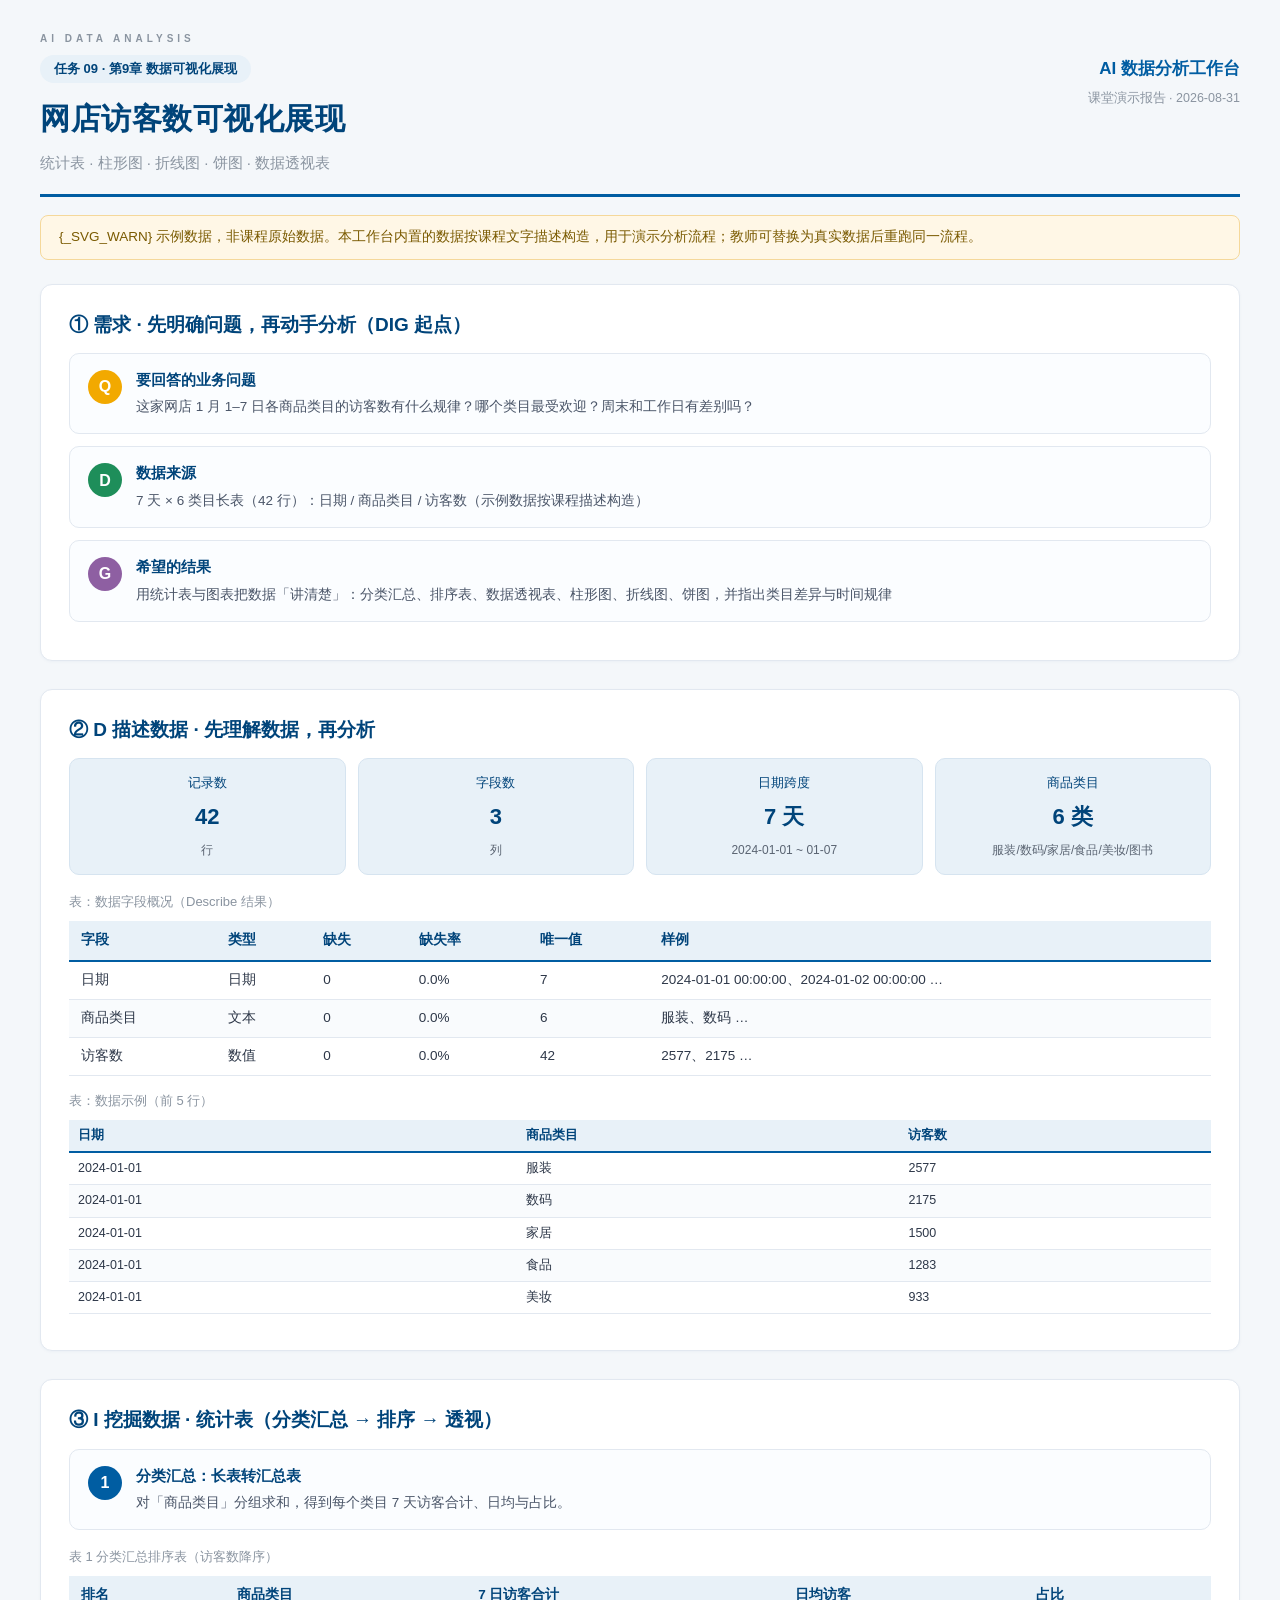
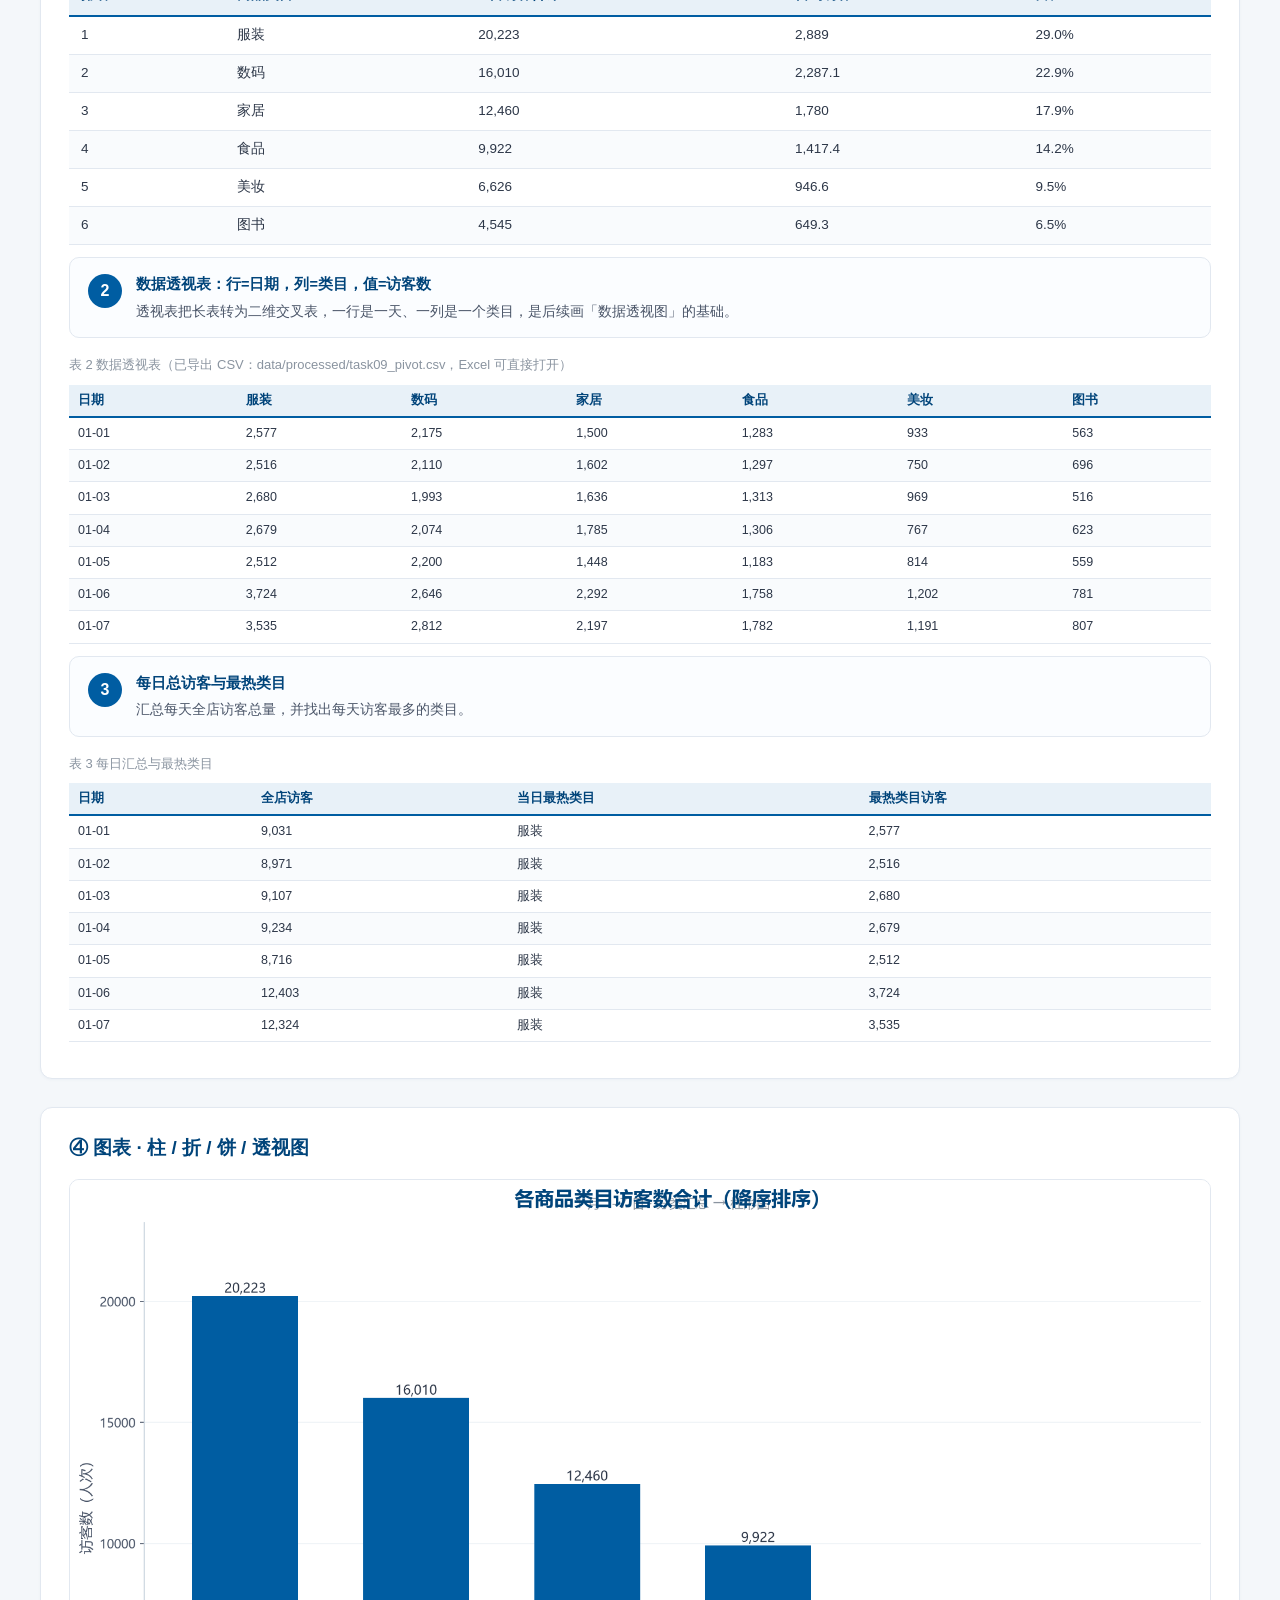
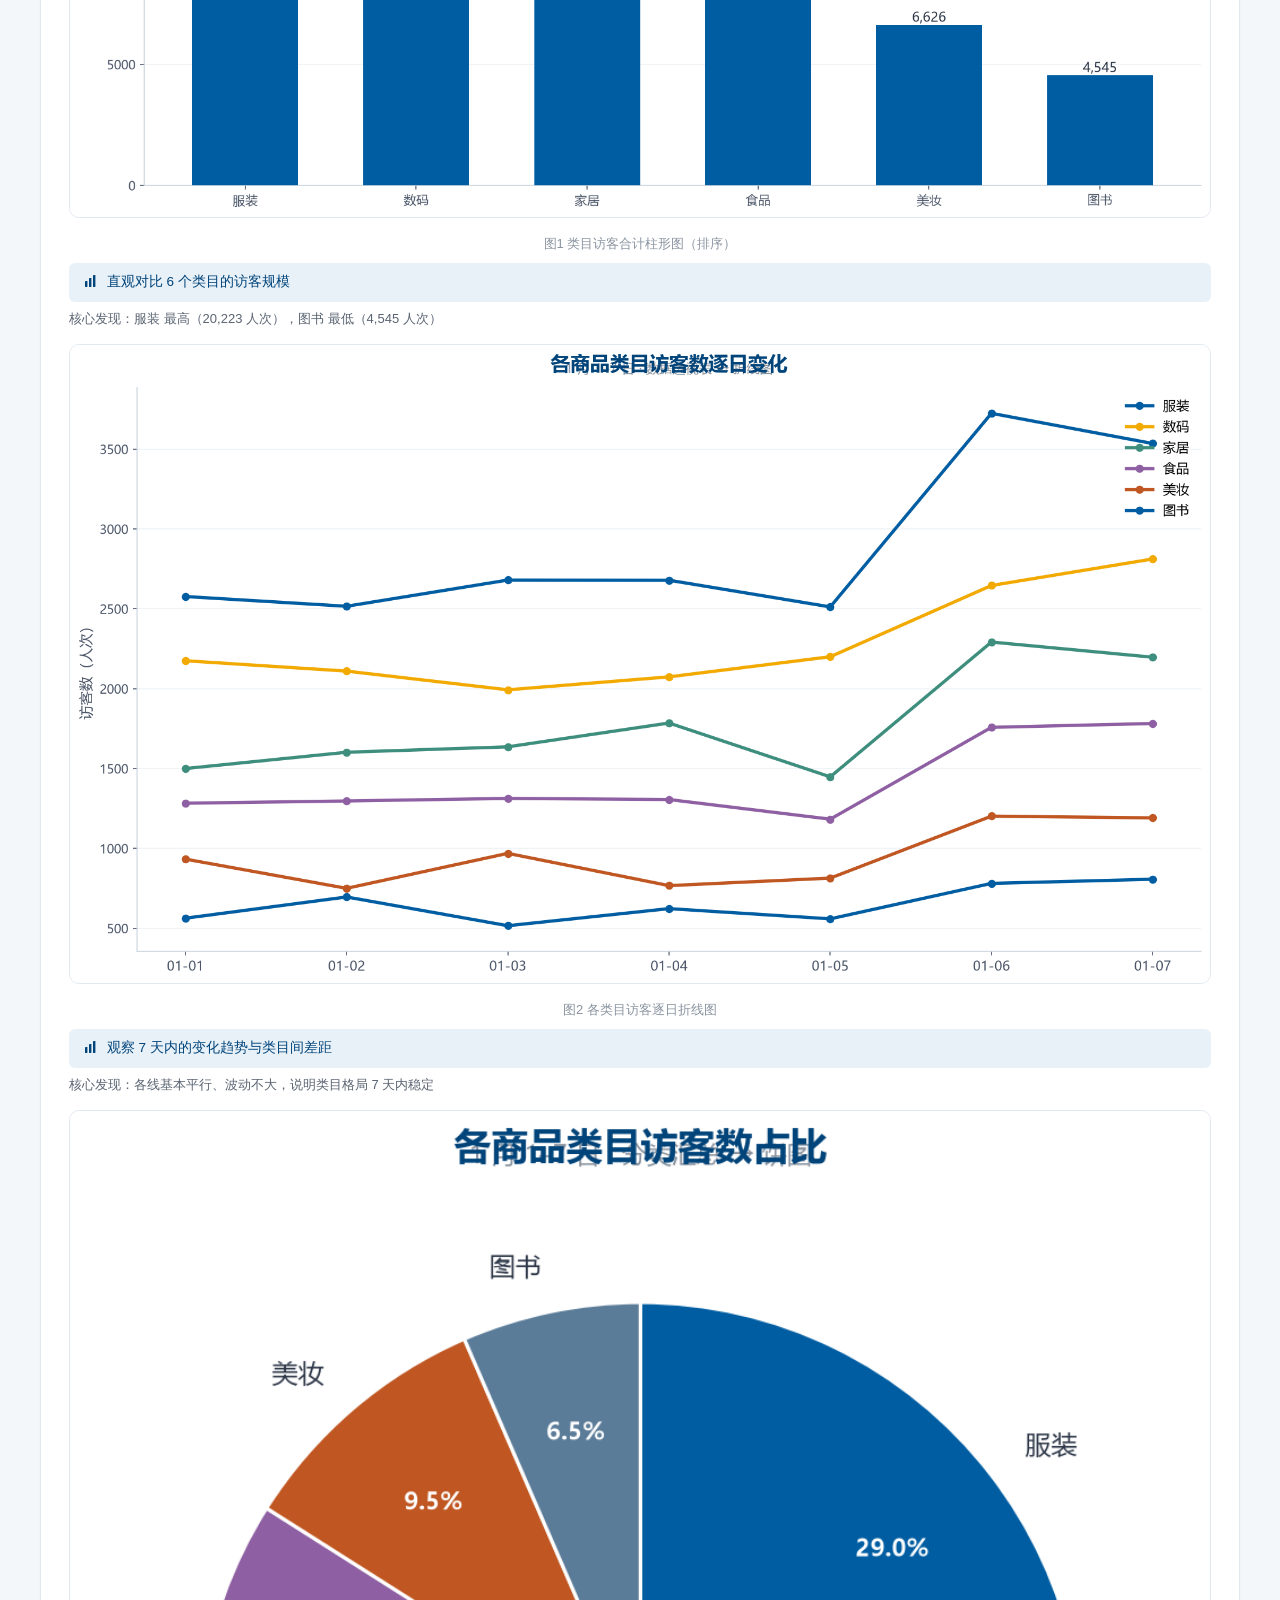
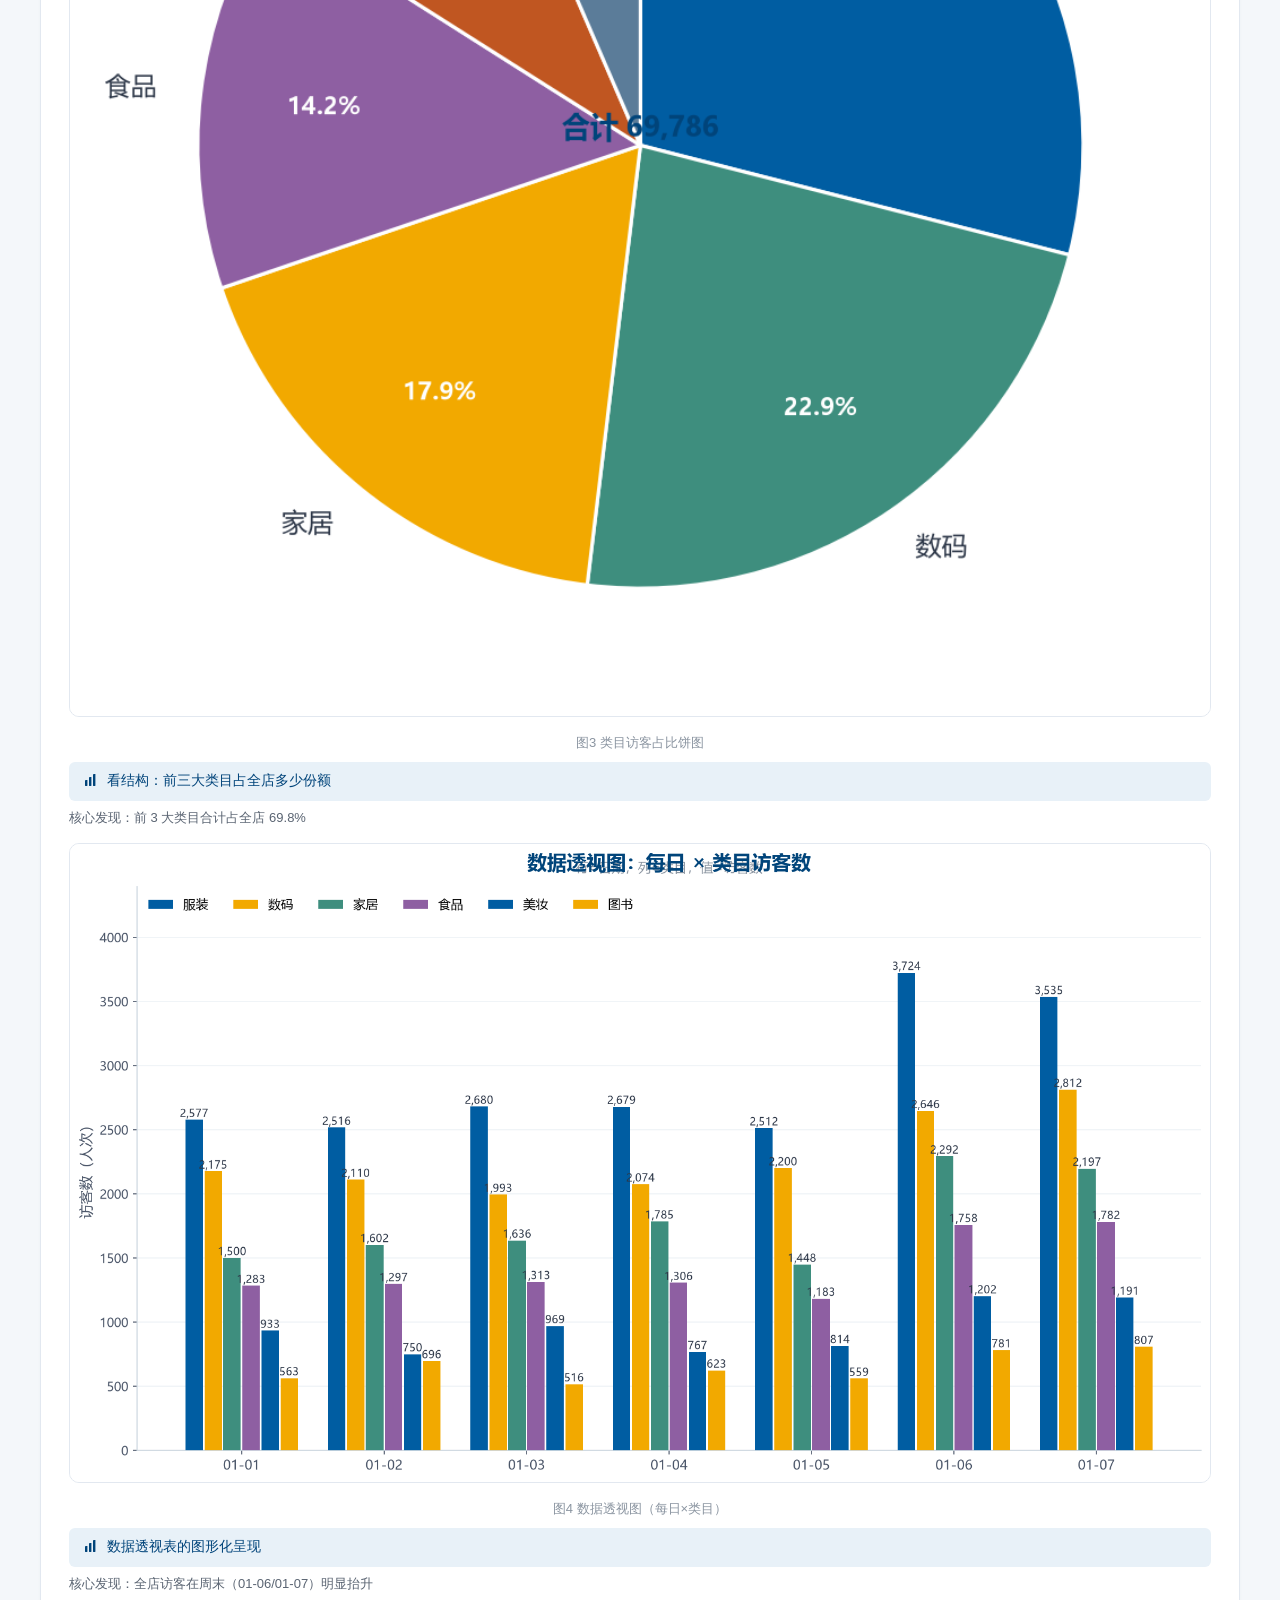
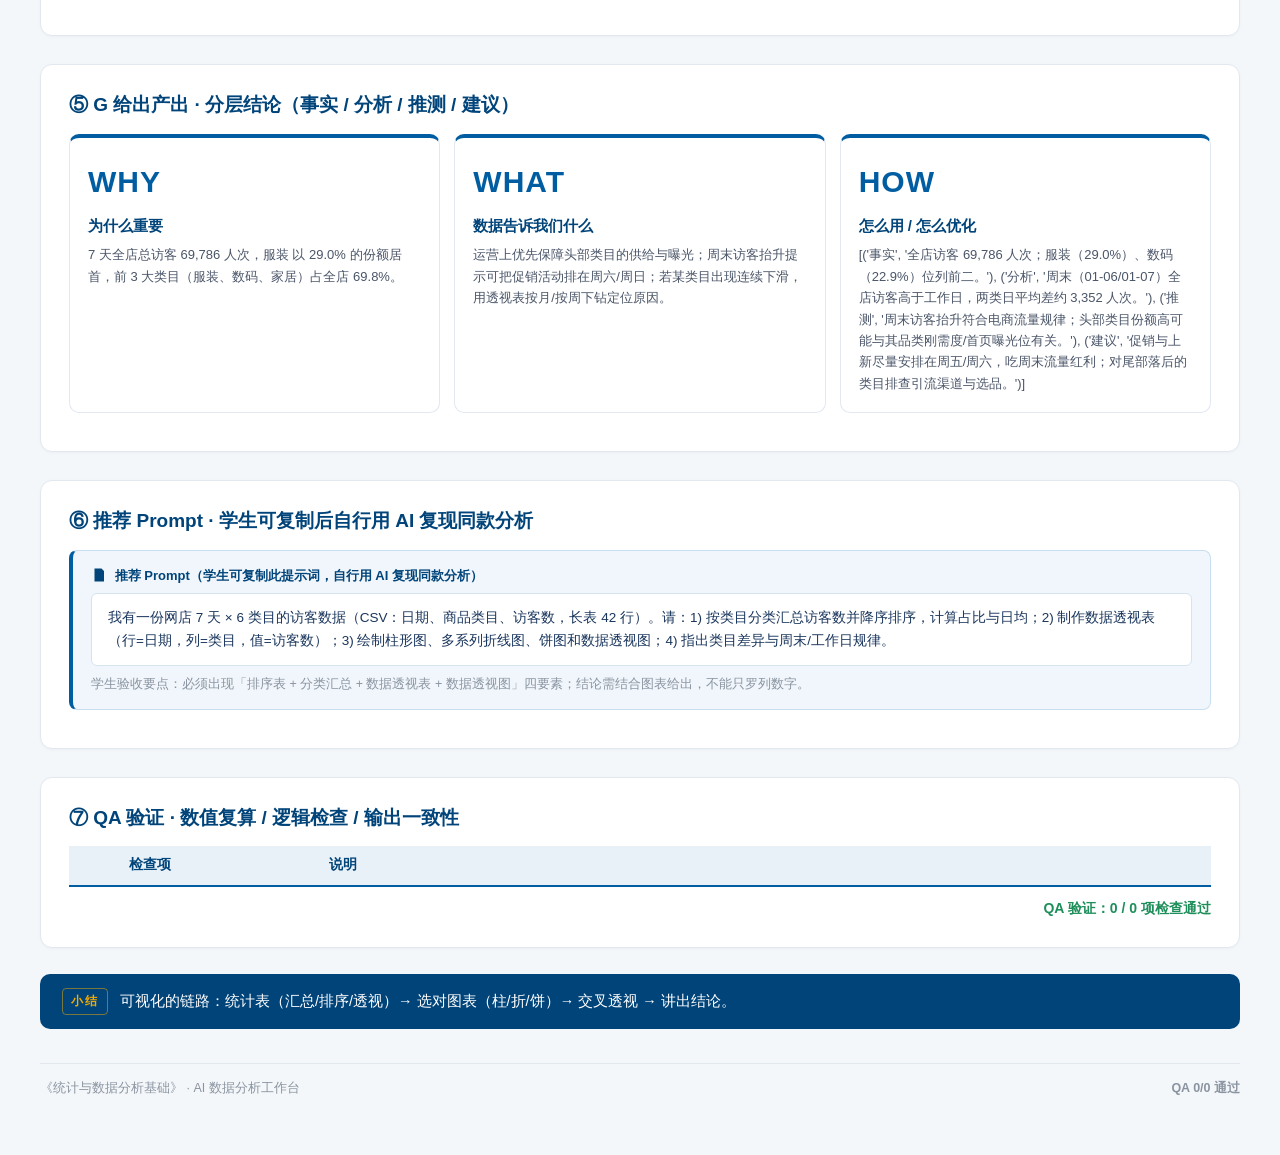
<file: output/task09/report.html>
<!DOCTYPE html>
<html lang="zh-CN">
<head>
<meta charset="UTF-8">
<meta name="viewport" content="width=device-width, initial-scale=1.0">
<title>任务09 网店访客数可视化展现 · AI 数据分析工作台</title>
<style>
/* ============================================================
   AI 数据分析工作台 — 人邮蓝主题样式表
   对齐参考 PPT：顶部小标签 + 大标题 + 结构化卡片 + 推荐 Prompt 框 + 底部小结条
   ============================================================ */
:root {
  --brand: #005DA2;
  --brand-dark: #00447A;
  --brand-light: #E8F1F8;
  --accent: #F2A900;
  --ok: #1E8E5A;
  --bad: #C0392B;
  --gray: #8A94A0;
  --text: #2D3748;
  --line: #E2E8F0;
  --bg: #F4F7FA;
}

* { box-sizing: border-box; margin: 0; padding: 0; }

html { scroll-behavior: smooth; }

body {
  font-family: "Microsoft YaHei", "微软雅黑", "PingFang SC", "Helvetica Neue", Arial, sans-serif;
  background: var(--bg);
  color: var(--text);
  font-size: 15px;
  line-height: 1.7;
}

/* ---------- 内联 SVG 通用样式 ---------- */
.ic { width: 16px; height: 16px; vertical-align: -3px; margin-right: 4px; }
.ic-ok { color: var(--ok); }
.ic-bad { color: var(--bad); }

.page {
  max-width: 1280px;
  margin: 0 auto;
  padding: 30px 40px 56px;
}

/* ---------- 顶部小标签（对齐参考 PPT「AI DATA ANALYSIS」） ---------- */
.top-tag {
  font-size: 10px;
  letter-spacing: 4px;
  text-transform: uppercase;
  color: var(--gray);
  margin-bottom: 8px;
  font-weight: 600;
}

/* ---------- 页头 ---------- */
.page-head {
  display: flex;
  justify-content: space-between;
  align-items: flex-start;
  border-bottom: 3px solid var(--brand);
  padding-bottom: 18px;
  margin-bottom: 18px;
}
.task-tag {
  display: inline-block;
  background: var(--brand-light);
  color: var(--brand-dark);
  font-size: 13px;
  font-weight: 600;
  padding: 3px 14px;
  border-radius: 20px;
  margin-bottom: 10px;
}
.page-head h1 { font-size: 30px; color: var(--brand-dark); font-weight: 700; letter-spacing: 0.5px; }
.task-sub { font-size: 15px; color: var(--gray); margin-top: 6px; }
.head-right { text-align: right; flex-shrink: 0; }
.logo { font-size: 17px; font-weight: 700; color: var(--brand); }
.head-date { font-size: 12.5px; color: var(--gray); margin-top: 4px; }

/* ---------- 示例数据横幅 ---------- */
.sample-banner {
  background: #FFF7E6;
  border: 1px solid #F5D89A;
  color: #7A5A00;
  border-radius: 8px;
  padding: 10px 18px;
  font-size: 13.5px;
  margin-bottom: 24px;
}

/* ---------- 内容块 ---------- */
.content { display: flex; flex-direction: column; gap: 28px; }
.block {
  background: #fff;
  border: 1px solid var(--line);
  border-radius: 12px;
  padding: 24px 28px 26px;
  box-shadow: 0 1px 3px rgba(0, 68, 122, 0.04);
}
.block-title {
  font-size: 19px;
  font-weight: 700;
  color: var(--brand-dark);
  margin-bottom: 6px;
  display: flex;
  align-items: center;
  gap: 8px;
}
.block-title .idx {
  display: inline-flex;
  align-items: center;
  justify-content: center;
  width: 26px; height: 26px;
  border-radius: 6px;
  background: var(--brand);
  color: #fff;
  font-size: 14px;
  font-weight: 700;
  flex-shrink: 0;
}
.block-title .sub-tag { font-size: 12px; color: var(--gray); font-weight: 400; margin-left: auto; }
.block-body { margin-top: 12px; }

/* ---------- 讲解要点 callout ---------- */
.callout {
  margin-top: 14px;
  background: #F7FAFC;
  border-left: 4px solid var(--accent);
  border-radius: 6px;
  padding: 10px 16px;
  font-size: 13.5px;
  color: #5A6472;
}
.callout-label { font-weight: 700; color: #B8860B; margin-bottom: 2px; font-size: 13px; }
.callout-text { line-height: 1.65; }

/* ---------- 警示框 ---------- */
.warn {
  margin-top: 14px;
  background: #FDF1F0;
  border: 1px solid #E8B4AD;
  border-left: 4px solid var(--bad);
  border-radius: 6px;
  padding: 10px 16px;
  font-size: 13.5px;
  color: #7A2E22;
}
.warn-label { font-weight: 700; margin-bottom: 2px; font-size: 13px; }

/* ---------- 表格 ---------- */
.tbl {
  width: 100%;
  border-collapse: collapse;
  font-size: 13.5px;
  margin: 10px 0;
}
.tbl caption {
  font-size: 13px;
  color: var(--gray);
  text-align: left;
  padding: 4px 0 8px;
}
.tbl th {
  background: var(--brand-light);
  color: var(--brand-dark);
  font-weight: 700;
  text-align: left;
  padding: 8px 12px;
  border-bottom: 2px solid var(--brand);
  white-space: nowrap;
}
.tbl td {
  padding: 7px 12px;
  border-bottom: 1px solid var(--line);
}
.tbl tbody tr:nth-child(even) { background: #F9FBFD; }
.tbl.small { font-size: 12.5px; }
.tbl.small th, .tbl.small td { padding: 5px 9px; }

/* ---------- 公式四件套 ---------- */
.formula-card {
  border: 1px solid var(--line);
  border-left: 4px solid var(--brand);
  border-radius: 8px;
  margin: 10px 0;
  background: #FBFDFF;
  overflow: hidden;
}
.f-line {
  display: flex;
  padding: 8px 16px;
  border-bottom: 1px dashed #EAF0F5;
  font-size: 14px;
}
.f-line:last-child { border-bottom: none; }
.f-label {
  flex: 0 0 64px;
  font-weight: 700;
  color: var(--brand-dark);
  font-size: 13px;
  padding-top: 1px;
}
.f-formula { font-weight: 600; color: #1A365D; }
.f-sub { color: #4A5568; }
.f-result { font-weight: 700; color: var(--brand); font-size: 15px; }
.f-int { color: #4A5568; }

/* ---------- 指标网格 ---------- */
.metric-grid {
  display: grid;
  grid-template-columns: repeat(auto-fit, minmax(180px, 1fr));
  gap: 12px;
  margin: 12px 0;
}
.metric {
  background: var(--brand-light);
  border-radius: 10px;
  padding: 14px 16px;
  text-align: center;
  border: 1px solid #D6E4F0;
}
.metric-label { font-size: 12.5px; color: var(--brand-dark); }
.metric-value { font-size: 22px; font-weight: 800; color: var(--brand-dark); margin: 4px 0; }
.metric-note { font-size: 12px; color: #5A6472; }

/* ---------- 图表 ---------- */
.fig { margin: 14px 0; }
.fig img {
  width: 100%;
  height: auto;
  border: 1px solid var(--line);
  border-radius: 10px;
  background: #fff;
}
.fig figcaption {
  font-size: 13px;
  color: var(--gray);
  margin-top: 8px;
  text-align: center;
}
.fig-purpose {
  margin-top: 8px;
  background: var(--brand-light);
  border-radius: 6px;
  padding: 8px 14px;
  font-size: 13.5px;
  color: var(--brand-dark);
}
.fig-note { margin-top: 6px; font-size: 13px; color: #5A6472; }

/* ---------- 分层结论 ---------- */
.finding {
  border: 1px solid var(--line);
  border-radius: 8px;
  padding: 12px 16px;
  margin: 10px 0;
  background: #FBFDFF;
}
.f-badge {
  display: inline-block;
  font-weight: 700;
  font-size: 12.5px;
  margin-right: 10px;
  padding: 1px 10px;
  border-radius: 12px;
  color: #fff;
}
.f-title { font-weight: 700; font-size: 14.5px; color: var(--brand-dark); }
.f-text { margin-top: 6px; font-size: 13.5px; color: #4A5568; line-height: 1.7; }
.f-事实 .f-badge { background: var(--brand); }
.f-分析 .f-badge { background: var(--accent); color: #7A5A00; }
.f-推测 .f-badge { background: #D69E2E; }
.f-建议 .f-badge { background: var(--ok); }
.f-警示 .f-badge { background: var(--bad); }

/* ---------- 编号步骤卡（对齐参考 PPT） ---------- */
.step-card {
  display: flex;
  gap: 14px;
  border: 1px solid var(--line);
  border-radius: 10px;
  padding: 14px 18px;
  margin: 12px 0;
  background: #FBFDFF;
}
.step-num {
  flex: 0 0 34px;
  height: 34px;
  border-radius: 50%;
  background: var(--brand);
  color: #fff;
  font-weight: 800;
  font-size: 16px;
  display: flex;
  align-items: center;
  justify-content: center;
  margin-top: 2px;
}
.step-num-q { background: #F2A900; }
.step-num-d { background: #1E8E5A; }
.step-num-g { background: #8E5FA2; }
.step-body { flex: 1; }
.step-title { font-weight: 700; color: var(--brand-dark); font-size: 14.5px; margin-bottom: 4px; }
.step-text { font-size: 13.5px; color: #4A5568; }

/* ---------- D/I/G 大字母块（对齐参考 PPT） ---------- */
.dig-grid { display: grid; grid-template-columns: repeat(auto-fit, minmax(240px, 1fr)); gap: 14px; margin: 12px 0; }
.dig-card {
  border: 1px solid var(--line);
  border-radius: 10px;
  padding: 18px;
  background: #fff;
  border-top: 4px solid var(--brand);
}
.dig-letter {
  font-size: 30px;
  font-weight: 900;
  color: var(--brand);
  margin-bottom: 6px;
  letter-spacing: 1px;
}
.dig-title { font-weight: 700; color: var(--brand-dark); margin-bottom: 6px; }
.dig-text { font-size: 13px; color: #4A5568; line-height: 1.65; }

/* ---------- 推荐 Prompt 框（对齐参考 PPT） ---------- */
.prompt-box {
  background: #F0F6FB;
  border: 1px solid #C9DEEE;
  border-left: 4px solid var(--brand);
  border-radius: 8px;
  padding: 14px 18px;
  margin: 12px 0;
}
.prompt-label {
  font-size: 13px;
  font-weight: 700;
  color: var(--brand-dark);
  margin-bottom: 6px;
}
.prompt-text {
  background: #fff;
  border: 1px solid #D6E4F0;
  border-radius: 6px;
  padding: 12px 16px;
  font-size: 13.5px;
  color: #1A365D;
  line-height: 1.75;
  white-space: pre-wrap;
  font-family: inherit;
}
.prompt-note { margin-top: 8px; font-size: 12.5px; color: var(--gray); }

/* ---------- QA ---------- */
.qa-tbl { margin-top: 10px; }
.qa-ok td { color: var(--ok); }
.qa-fail td { color: var(--bad); background: #FDF1F0; }
.qa-icon { text-align: center; }
.qa-name { font-weight: 600; }
.qa-total {
  margin-top: 10px;
  font-size: 14px;
  font-weight: 700;
  color: var(--ok);
  text-align: right;
}
.qa-total-fail { color: var(--bad); }

/* ---------- 底部小结条（对齐参考 PPT 每页底部小结） ---------- */
.bottom-note {
  margin-top: 26px;
  background: var(--brand-dark);
  color: #fff;
  border-radius: 10px;
  padding: 14px 22px;
  font-size: 14.5px;
  display: flex;
  align-items: center;
  gap: 12px;
}
.bottom-note .bn-label {
  flex-shrink: 0;
  font-size: 12px;
  font-weight: 700;
  letter-spacing: 2px;
  color: var(--accent);
  border: 1px solid rgba(242, 169, 0, 0.5);
  border-radius: 4px;
  padding: 2px 8px;
}
.bottom-note .bn-text { line-height: 1.6; }

/* ---------- 页脚 ---------- */
.page-foot {
  margin-top: 34px;
  border-top: 1px solid var(--line);
  padding-top: 14px;
}
.foot-inner {
  display: flex;
  justify-content: space-between;
  font-size: 12.5px;
  color: var(--gray);
}
.qa-summary { font-weight: 600; }

/* ============================================================
   首页（index.html）
   ============================================================ */
.hero { text-align: center; padding: 36px 0 10px; }
.hero .top-tag { text-align: center; margin-bottom: 10px; }
.hero h1 { font-size: 40px; color: var(--brand-dark); font-weight: 800; letter-spacing: 2px; }
.hero .hero-sub { font-size: 16px; color: var(--gray); margin-top: 10px; }
.hero .hero-desc { font-size: 13.5px; color: var(--gray); margin-top: 6px; }

.feature-grid {
  display: grid;
  grid-template-columns: repeat(3, 1fr);
  gap: 16px;
  margin: 26px 0 34px;
}
.feature-card {
  background: #fff;
  border: 1px solid var(--line);
  border-top: 4px solid var(--brand);
  border-radius: 12px;
  padding: 18px 20px;
  text-align: left;
}
.feature-card .fc-icon { font-size: 24px; }
.feature-card .fc-title { font-weight: 700; color: var(--brand-dark); font-size: 15.5px; margin: 6px 0 4px; }
.feature-card .fc-text { font-size: 13px; color: #5A6472; }

.task-section-title {
  font-size: 15px;
  font-weight: 700;
  color: var(--brand-dark);
  margin: 8px 0 4px;
  letter-spacing: 1px;
}
.task-section-sub { font-size: 12.5px; color: var(--gray); margin-bottom: 14px; }

.task-grid {
  display: grid;
  grid-template-columns: repeat(5, 1fr);
  gap: 14px;
}
.task-card {
  display: block;
  background: #fff;
  border: 1px solid var(--line);
  border-radius: 12px;
  padding: 16px 16px 14px;
  text-decoration: none;
  color: var(--text);
  transition: all 0.15s ease;
  border-top: 4px solid var(--brand);
}
.task-card:hover {
  transform: translateY(-3px);
  box-shadow: 0 8px 20px rgba(0, 68, 122, 0.12);
  border-color: var(--brand);
}
.task-card .tc-no {
  font-size: 12px;
  font-weight: 700;
  color: var(--brand);
  letter-spacing: 1px;
}
.task-card .tc-title { font-weight: 700; font-size: 14.5px; color: var(--brand-dark); margin: 6px 0 3px; }
.task-card .tc-sub { font-size: 12px; color: var(--gray); line-height: 1.5; }
.task-card .tc-status {
  display: inline-block;
  margin-top: 10px;
  font-size: 11.5px;
  font-weight: 600;
  color: var(--ok);
  background: #E8F5EE;
  border-radius: 10px;
  padding: 1px 10px;
}
.task-card.placeholder {
  background: #F1F3F5;
  border-top-color: #B9C2CB;
  cursor: not-allowed;
  filter: grayscale(0.6);
}
.task-card.placeholder .tc-title { color: #6B7683; }
.task-card.placeholder .tc-status { color: #8A94A0; background: #E4E8EC; }

.footer-note { text-align: center; font-size: 12.5px; color: var(--gray); margin-top: 34px; line-height: 1.8; }

/* ---------- 响应式（手机） ---------- */
@media (max-width: 900px) {
  .task-grid { grid-template-columns: repeat(2, 1fr); }
  .feature-grid { grid-template-columns: 1fr; }
  .page { padding: 20px 16px 40px; }
  .page-head { flex-direction: column; gap: 10px; }
  .head-right { text-align: left; }
  .block { padding: 18px 16px; }
  .f-line { flex-direction: column; gap: 2px; }
  .f-label { flex: none; }
  .step-card { flex-direction: column; gap: 8px; }
}

</style>
</head>
<body>
<div class="page">
  <div class="top-tag">AI DATA ANALYSIS</div>
  <header class="page-head">
    <div class="head-left">
      <div class="task-tag">任务 09 · 第9章 数据可视化展现</div>
      <h1>网店访客数可视化展现</h1>
      <div class="task-sub">统计表 · 柱形图 · 折线图 · 饼图 · 数据透视表</div>
    </div>
    <div class="head-right">
      <div class="logo">AI 数据分析工作台</div>
      <div class="head-date">课堂演示报告 · 2026-08-31</div>
    </div>
  </header>

  <div class="sample-banner">{_SVG_WARN} 示例数据，非课程原始数据。本工作台内置的数据按课程文字描述构造，用于演示分析流程；教师可替换为真实数据后重跑同一流程。</div>

  <main class="content">
<section class="block" id="need"><h2 class="block-title">① 需求 · 先明确问题，再动手分析（DIG 起点）</h2><div class="block-body">
    <div class="step-card"><div class="step-num step-num-q">Q</div><div class="step-body">
      <div class="step-title">要回答的业务问题</div><div class="step-text">这家网店 1 月 1–7 日各商品类目的访客数有什么规律？哪个类目最受欢迎？周末和工作日有差别吗？</div></div></div>
    <div class="step-card"><div class="step-num step-num-d">D</div><div class="step-body">
      <div class="step-title">数据来源</div><div class="step-text">7 天 × 6 类目长表（42 行）：日期 / 商品类目 / 访客数（示例数据按课程描述构造）</div></div></div>
    <div class="step-card"><div class="step-num step-num-g">G</div><div class="step-body">
      <div class="step-title">希望的结果</div><div class="step-text">用统计表与图表把数据「讲清楚」：分类汇总、排序表、数据透视表、柱形图、折线图、饼图，并指出类目差异与时间规律</div></div></div>
    </div></section>
<section class="block" id="describe"><h2 class="block-title">② D 描述数据 · 先理解数据，再分析</h2><div class="block-body"><div class="metric-grid"><div class="metric"><div class="metric-label">记录数</div><div class="metric-value">42</div><div class="metric-note">行</div></div><div class="metric"><div class="metric-label">字段数</div><div class="metric-value">3</div><div class="metric-note">列</div></div><div class="metric"><div class="metric-label">日期跨度</div><div class="metric-value">7 天</div><div class="metric-note">2024-01-01 ~ 01-07</div></div><div class="metric"><div class="metric-label">商品类目</div><div class="metric-value">6 类</div><div class="metric-note">服装/数码/家居/食品/美妆/图书</div></div></div><table class="tbl"><caption>表：数据字段概况（Describe 结果）</caption><thead><tr><th>字段</th><th>类型</th><th>缺失</th><th>缺失率</th><th>唯一值</th><th>样例</th></tr></thead><tbody><tr><td>日期</td><td>日期</td><td>0</td><td>0.0%</td><td>7</td><td>2024-01-01 00:00:00、2024-01-02 00:00:00 …</td></tr><tr><td>商品类目</td><td>文本</td><td>0</td><td>0.0%</td><td>6</td><td>服装、数码 …</td></tr><tr><td>访客数</td><td>数值</td><td>0</td><td>0.0%</td><td>42</td><td>2577、2175 …</td></tr></tbody></table><table class="tbl small"><caption>表：数据示例（前 5 行）</caption><thead><tr><th>日期</th><th>商品类目</th><th>访客数</th></tr></thead><tbody><tr><td>2024-01-01</td><td>服装</td><td>2577</td></tr><tr><td>2024-01-01</td><td>数码</td><td>2175</td></tr><tr><td>2024-01-01</td><td>家居</td><td>1500</td></tr><tr><td>2024-01-01</td><td>食品</td><td>1283</td></tr><tr><td>2024-01-01</td><td>美妆</td><td>933</td></tr></tbody></table></div></section>
<section class="block" id="dig"><h2 class="block-title">③ I 挖掘数据 · 统计表（分类汇总 → 排序 → 透视）</h2><div class="block-body"><div class="step-card"><div class="step-num">1</div><div class="step-body"><div class="step-title">分类汇总：长表转汇总表</div><div class="step-text">对「商品类目」分组求和，得到每个类目 7 天访客合计、日均与占比。</div></div></div><table class="tbl"><caption>表 1 分类汇总排序表（访客数降序）</caption><thead><tr><th>排名</th><th>商品类目</th><th>7 日访客合计</th><th>日均访客</th><th>占比</th></tr></thead><tbody><tr><td>1</td><td>服装</td><td>20,223</td><td>2,889</td><td>29.0%</td></tr><tr><td>2</td><td>数码</td><td>16,010</td><td>2,287.1</td><td>22.9%</td></tr><tr><td>3</td><td>家居</td><td>12,460</td><td>1,780</td><td>17.9%</td></tr><tr><td>4</td><td>食品</td><td>9,922</td><td>1,417.4</td><td>14.2%</td></tr><tr><td>5</td><td>美妆</td><td>6,626</td><td>946.6</td><td>9.5%</td></tr><tr><td>6</td><td>图书</td><td>4,545</td><td>649.3</td><td>6.5%</td></tr></tbody></table><div class="step-card"><div class="step-num">2</div><div class="step-body"><div class="step-title">数据透视表：行=日期，列=类目，值=访客数</div><div class="step-text">透视表把长表转为二维交叉表，一行是一天、一列是一个类目，是后续画「数据透视图」的基础。</div></div></div><table class="tbl small"><caption>表 2 数据透视表（已导出 CSV：data/processed/task09_pivot.csv，Excel 可直接打开）</caption><thead><tr><th>日期</th><th>服装</th><th>数码</th><th>家居</th><th>食品</th><th>美妆</th><th>图书</th></tr></thead><tbody><tr><td>01-01</td><td>2,577</td><td>2,175</td><td>1,500</td><td>1,283</td><td>933</td><td>563</td></tr><tr><td>01-02</td><td>2,516</td><td>2,110</td><td>1,602</td><td>1,297</td><td>750</td><td>696</td></tr><tr><td>01-03</td><td>2,680</td><td>1,993</td><td>1,636</td><td>1,313</td><td>969</td><td>516</td></tr><tr><td>01-04</td><td>2,679</td><td>2,074</td><td>1,785</td><td>1,306</td><td>767</td><td>623</td></tr><tr><td>01-05</td><td>2,512</td><td>2,200</td><td>1,448</td><td>1,183</td><td>814</td><td>559</td></tr><tr><td>01-06</td><td>3,724</td><td>2,646</td><td>2,292</td><td>1,758</td><td>1,202</td><td>781</td></tr><tr><td>01-07</td><td>3,535</td><td>2,812</td><td>2,197</td><td>1,782</td><td>1,191</td><td>807</td></tr></tbody></table><div class="step-card"><div class="step-num">3</div><div class="step-body"><div class="step-title">每日总访客与最热类目</div><div class="step-text">汇总每天全店访客总量，并找出每天访客最多的类目。</div></div></div><table class="tbl small"><caption>表 3 每日汇总与最热类目</caption><thead><tr><th>日期</th><th>全店访客</th><th>当日最热类目</th><th>最热类目访客</th></tr></thead><tbody><tr><td>01-01</td><td>9,031</td><td>服装</td><td>2,577</td></tr><tr><td>01-02</td><td>8,971</td><td>服装</td><td>2,516</td></tr><tr><td>01-03</td><td>9,107</td><td>服装</td><td>2,680</td></tr><tr><td>01-04</td><td>9,234</td><td>服装</td><td>2,679</td></tr><tr><td>01-05</td><td>8,716</td><td>服装</td><td>2,512</td></tr><tr><td>01-06</td><td>12,403</td><td>服装</td><td>3,724</td></tr><tr><td>01-07</td><td>12,324</td><td>服装</td><td>3,535</td></tr></tbody></table></div></section>
<section class="block"><h2 class="block-title">④ 图表 · 柱 / 折 / 饼 / 透视图</h2><div class="block-body"><figure class="fig"><img src="charts/09_bar.png" alt="图1 类目访客合计柱形图（排序）"><figcaption>图1 类目访客合计柱形图（排序）</figcaption><div class="fig-purpose"><svg class="ic" viewBox="0 0 16 16" fill="currentColor" aria-hidden="true"><rect x="2" y="8" width="2.4" height="6" rx=".4"/><rect x="6" y="5" width="2.4" height="9" rx=".4"/><rect x="10" y="2" width="2.4" height="12" rx=".4"/></svg> 直观对比 6 个类目的访客规模</div><div class="fig-note">核心发现：服装 最高（20,223 人次），图书 最低（4,545 人次）</div></figure><figure class="fig"><img src="charts/09_line.png" alt="图2 各类目访客逐日折线图"><figcaption>图2 各类目访客逐日折线图</figcaption><div class="fig-purpose"><svg class="ic" viewBox="0 0 16 16" fill="currentColor" aria-hidden="true"><rect x="2" y="8" width="2.4" height="6" rx=".4"/><rect x="6" y="5" width="2.4" height="9" rx=".4"/><rect x="10" y="2" width="2.4" height="12" rx=".4"/></svg> 观察 7 天内的变化趋势与类目间差距</div><div class="fig-note">核心发现：各线基本平行、波动不大，说明类目格局 7 天内稳定</div></figure><figure class="fig"><img src="charts/09_pie.png" alt="图3 类目访客占比饼图"><figcaption>图3 类目访客占比饼图</figcaption><div class="fig-purpose"><svg class="ic" viewBox="0 0 16 16" fill="currentColor" aria-hidden="true"><rect x="2" y="8" width="2.4" height="6" rx=".4"/><rect x="6" y="5" width="2.4" height="9" rx=".4"/><rect x="10" y="2" width="2.4" height="12" rx=".4"/></svg> 看结构：前三大类目占全店多少份额</div><div class="fig-note">核心发现：前 3 大类目合计占全店 69.8%</div></figure><figure class="fig"><img src="charts/09_pivot_bar.png" alt="图4 数据透视图（每日×类目）"><figcaption>图4 数据透视图（每日×类目）</figcaption><div class="fig-purpose"><svg class="ic" viewBox="0 0 16 16" fill="currentColor" aria-hidden="true"><rect x="2" y="8" width="2.4" height="6" rx=".4"/><rect x="6" y="5" width="2.4" height="9" rx=".4"/><rect x="10" y="2" width="2.4" height="12" rx=".4"/></svg> 数据透视表的图形化呈现</div><div class="fig-note">核心发现：全店访客在周末（01-06/01-07）明显抬升</div></figure></div></section>
<section class="block" id="goal"><h2 class="block-title">⑤ G 给出产出 · 分层结论（事实 / 分析 / 推测 / 建议）</h2><div class="block-body"><div class="dig-grid"><div class="dig-card"><div class="dig-letter">WHY</div><div class="dig-title">为什么重要</div><div class="dig-text">7 天全店总访客 69,786 人次，服装 以 29.0% 的份额居首，前 3 大类目（服装、数码、家居）占全店 69.8%。</div></div><div class="dig-card"><div class="dig-letter">WHAT</div><div class="dig-title">数据告诉我们什么</div><div class="dig-text">运营上优先保障头部类目的供给与曝光；周末访客抬升提示可把促销活动排在周六/周日；若某类目出现连续下滑，用透视表按月/按周下钻定位原因。</div></div><div class="dig-card"><div class="dig-letter">HOW</div><div class="dig-title">怎么用 / 怎么优化</div><div class="dig-text">[('事实', '全店访客 69,786 人次；服装（29.0%）、数码（22.9%）位列前二。'), ('分析', '周末（01-06/01-07）全店访客高于工作日，两类日平均差约 3,352 人次。'), ('推测', '周末访客抬升符合电商流量规律；头部类目份额高可能与其品类刚需度/首页曝光位有关。'), ('建议', '促销与上新尽量安排在周五/周六，吃周末流量红利；对尾部落后的类目排查引流渠道与选品。')]</div></div></div></div></section>
<section class="block" id="prompt"><h2 class="block-title">⑥ 推荐 Prompt · 学生可复制后自行用 AI 复现同款分析</h2><div class="block-body"><div class="prompt-box"><div class="prompt-label"><svg class="ic" viewBox="0 0 16 16" fill="currentColor" aria-hidden="true"><path d="M3.5 1.5h7L13 4v10.5H3.5zM4.5 6.5h7M4.5 9h7M4.5 11.5h5"/></svg> 推荐 Prompt（学生可复制此提示词，自行用 AI 复现同款分析）</div><div class="prompt-text">我有一份网店 7 天 × 6 类目的访客数据（CSV：日期、商品类目、访客数，长表 42 行）。请：1) 按类目分类汇总访客数并降序排序，计算占比与日均；2) 制作数据透视表（行=日期，列=类目，值=访客数）；3) 绘制柱形图、多系列折线图、饼图和数据透视图；4) 指出类目差异与周末/工作日规律。</div><div class="prompt-note">学生验收要点：必须出现「排序表 + 分类汇总 + 数据透视表 + 数据透视图」四要素；结论需结合图表给出，不能只罗列数字。</div></div></div></section>
<section class="block" id="qa"><h2 class="block-title">⑦ QA 验证 · 数值复算 / 逻辑检查 / 输出一致性</h2><div class="block-body"><table class="tbl qa-tbl"><thead><tr><th style="width:48px"></th><th style="width:200px">检查项</th><th>说明</th></tr></thead><tbody></tbody></table><div class="qa-total ">QA 验证：0 / 0 项检查通过</div></div></section>
  </main>

  <div class="bottom-note"><span class="bn-label">小结</span><span class="bn-text">可视化的链路：统计表（汇总/排序/透视）→ 选对图表（柱/折/饼）→ 交叉透视 → 讲出结论。</span></div>

  <footer class="page-foot">
    <div class="foot-inner">
      <span>《统计与数据分析基础》 · AI 数据分析工作台</span>
      <span class="qa-summary">QA 0/0 通过</span>
    </div>
  </footer>
</div>
</body>
</html>
</file>
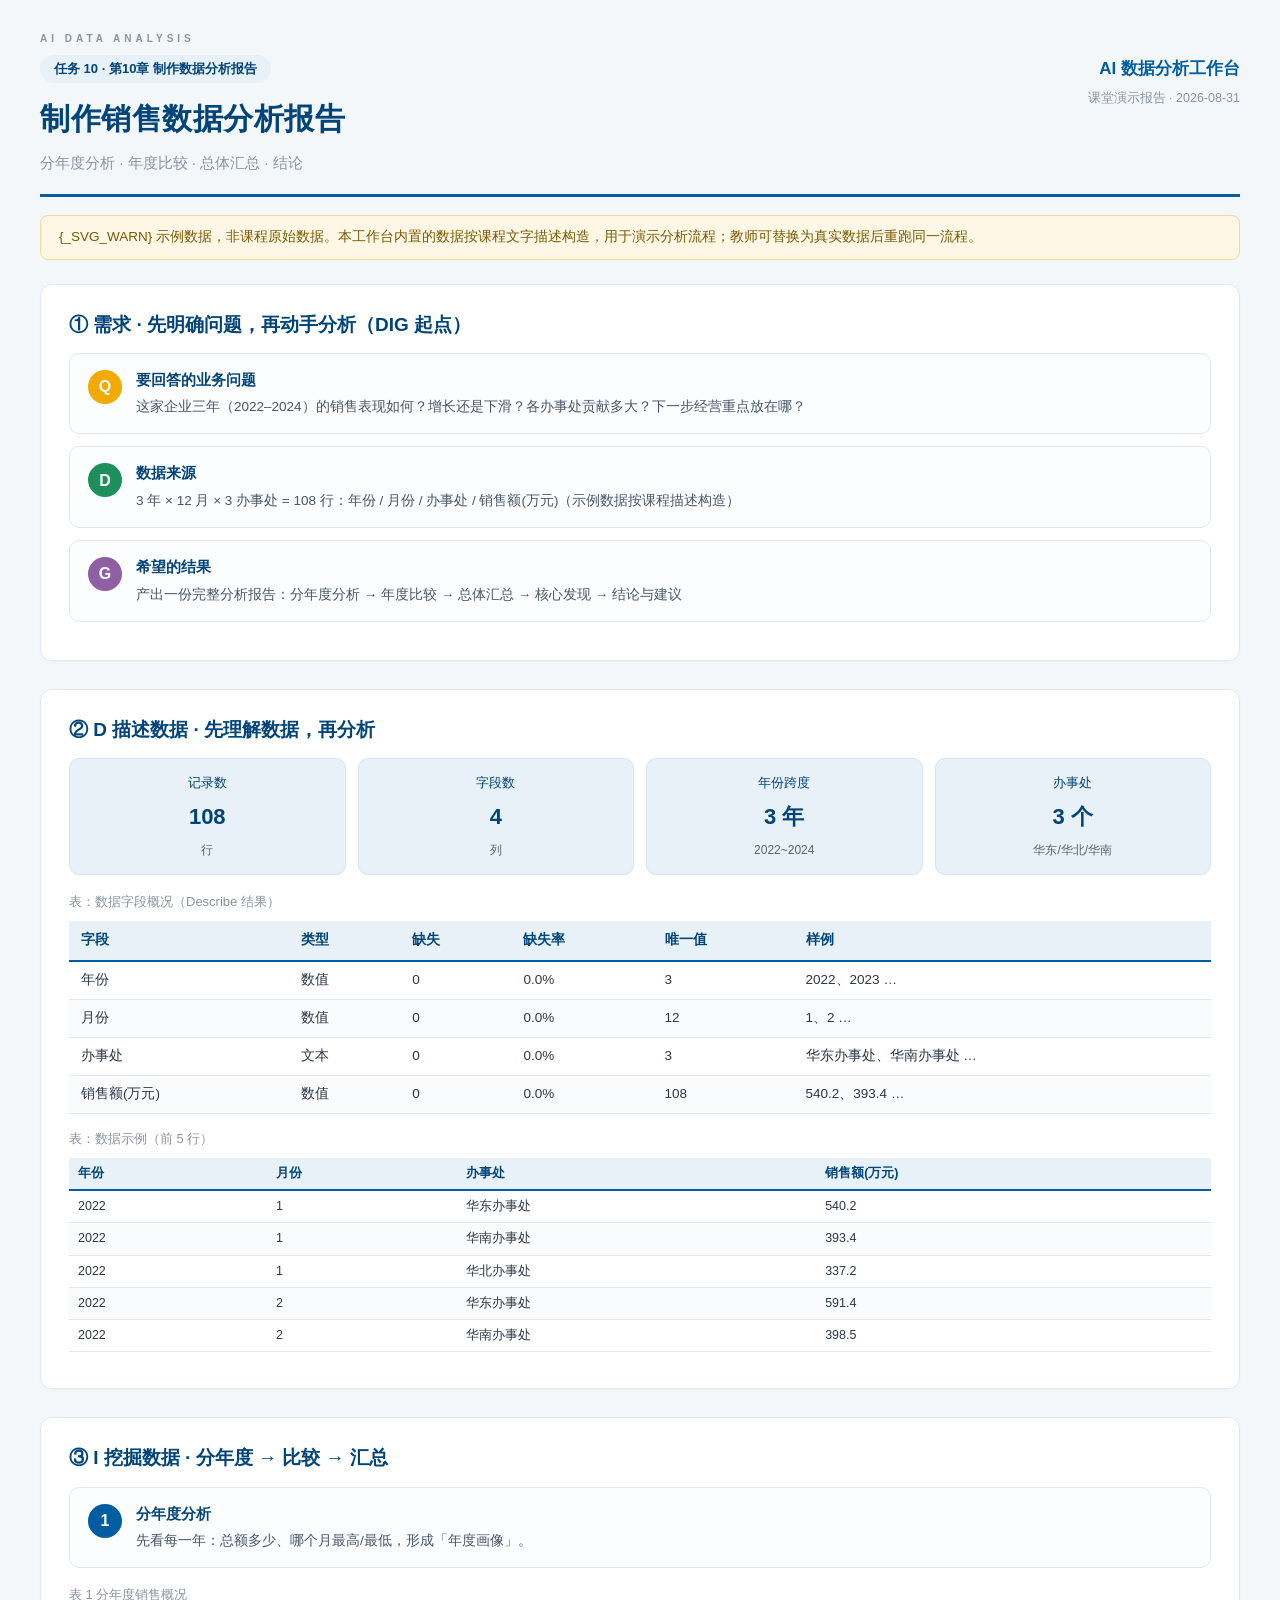
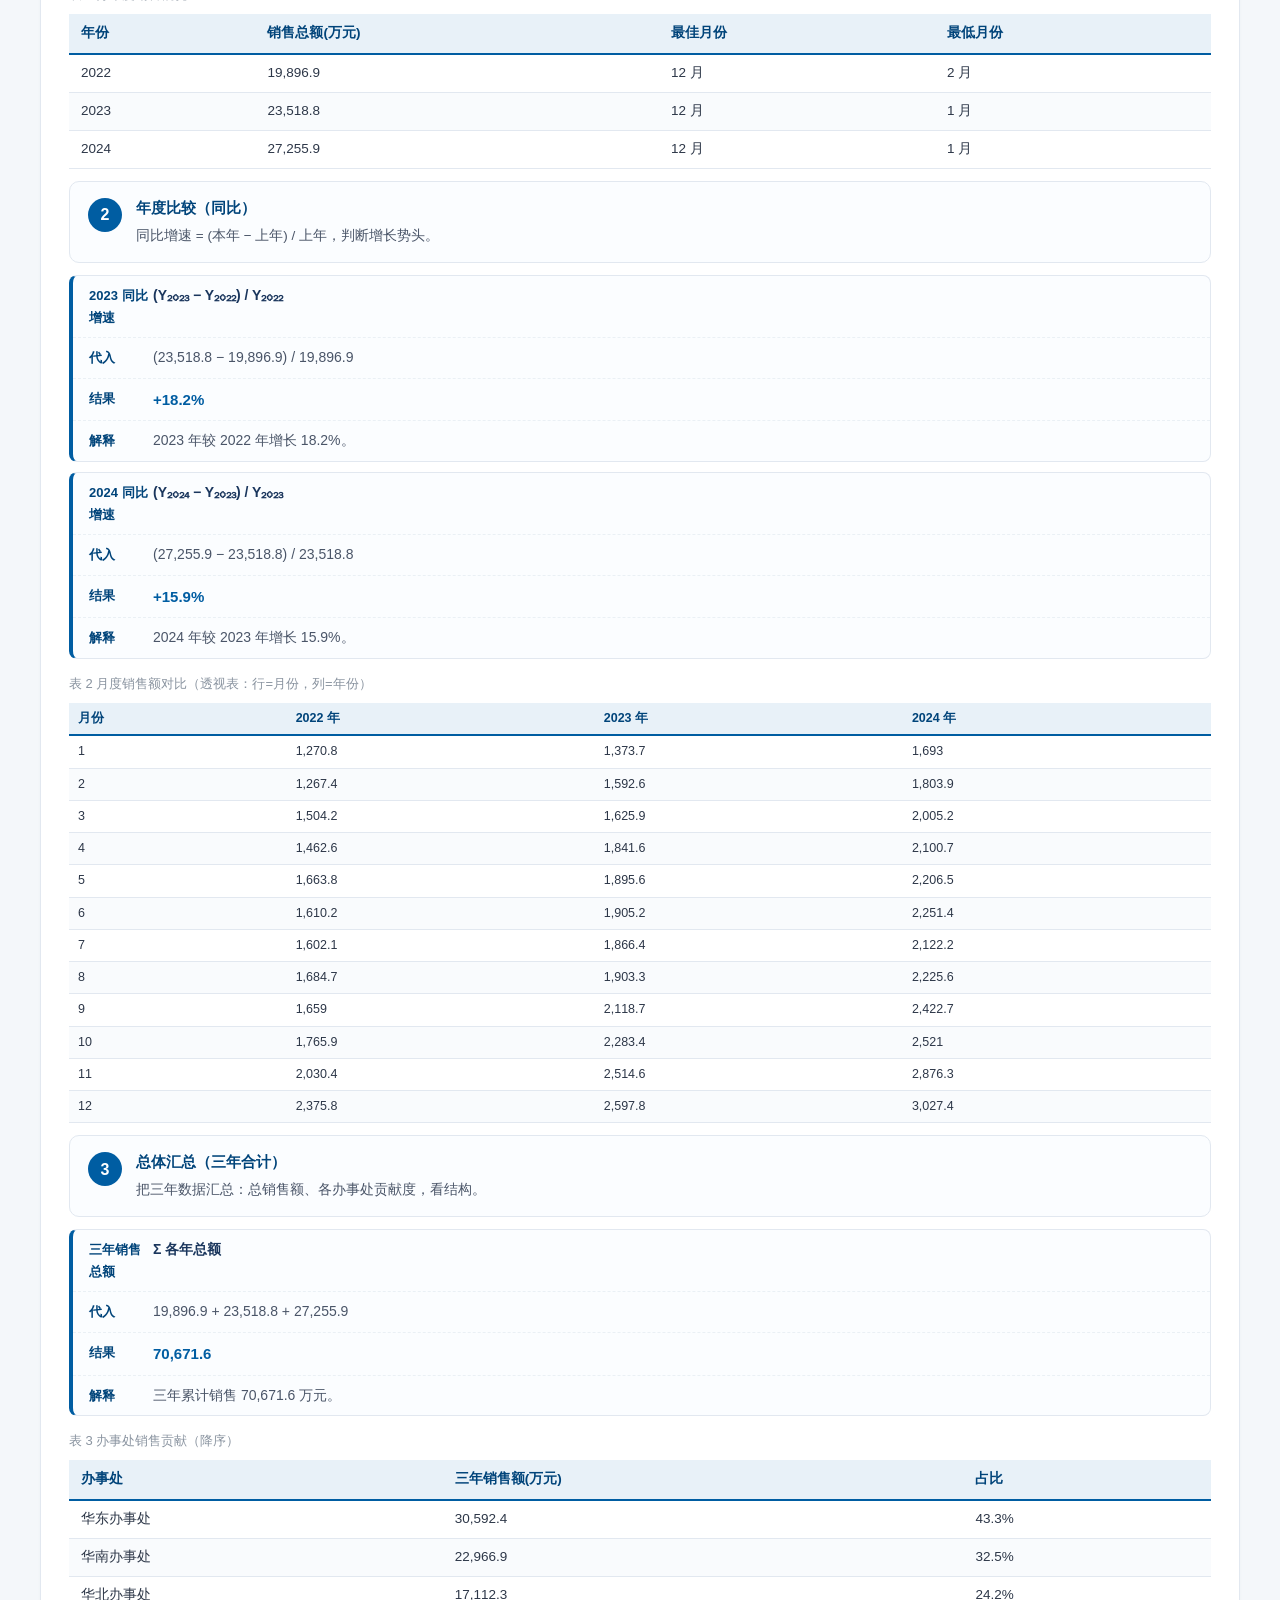
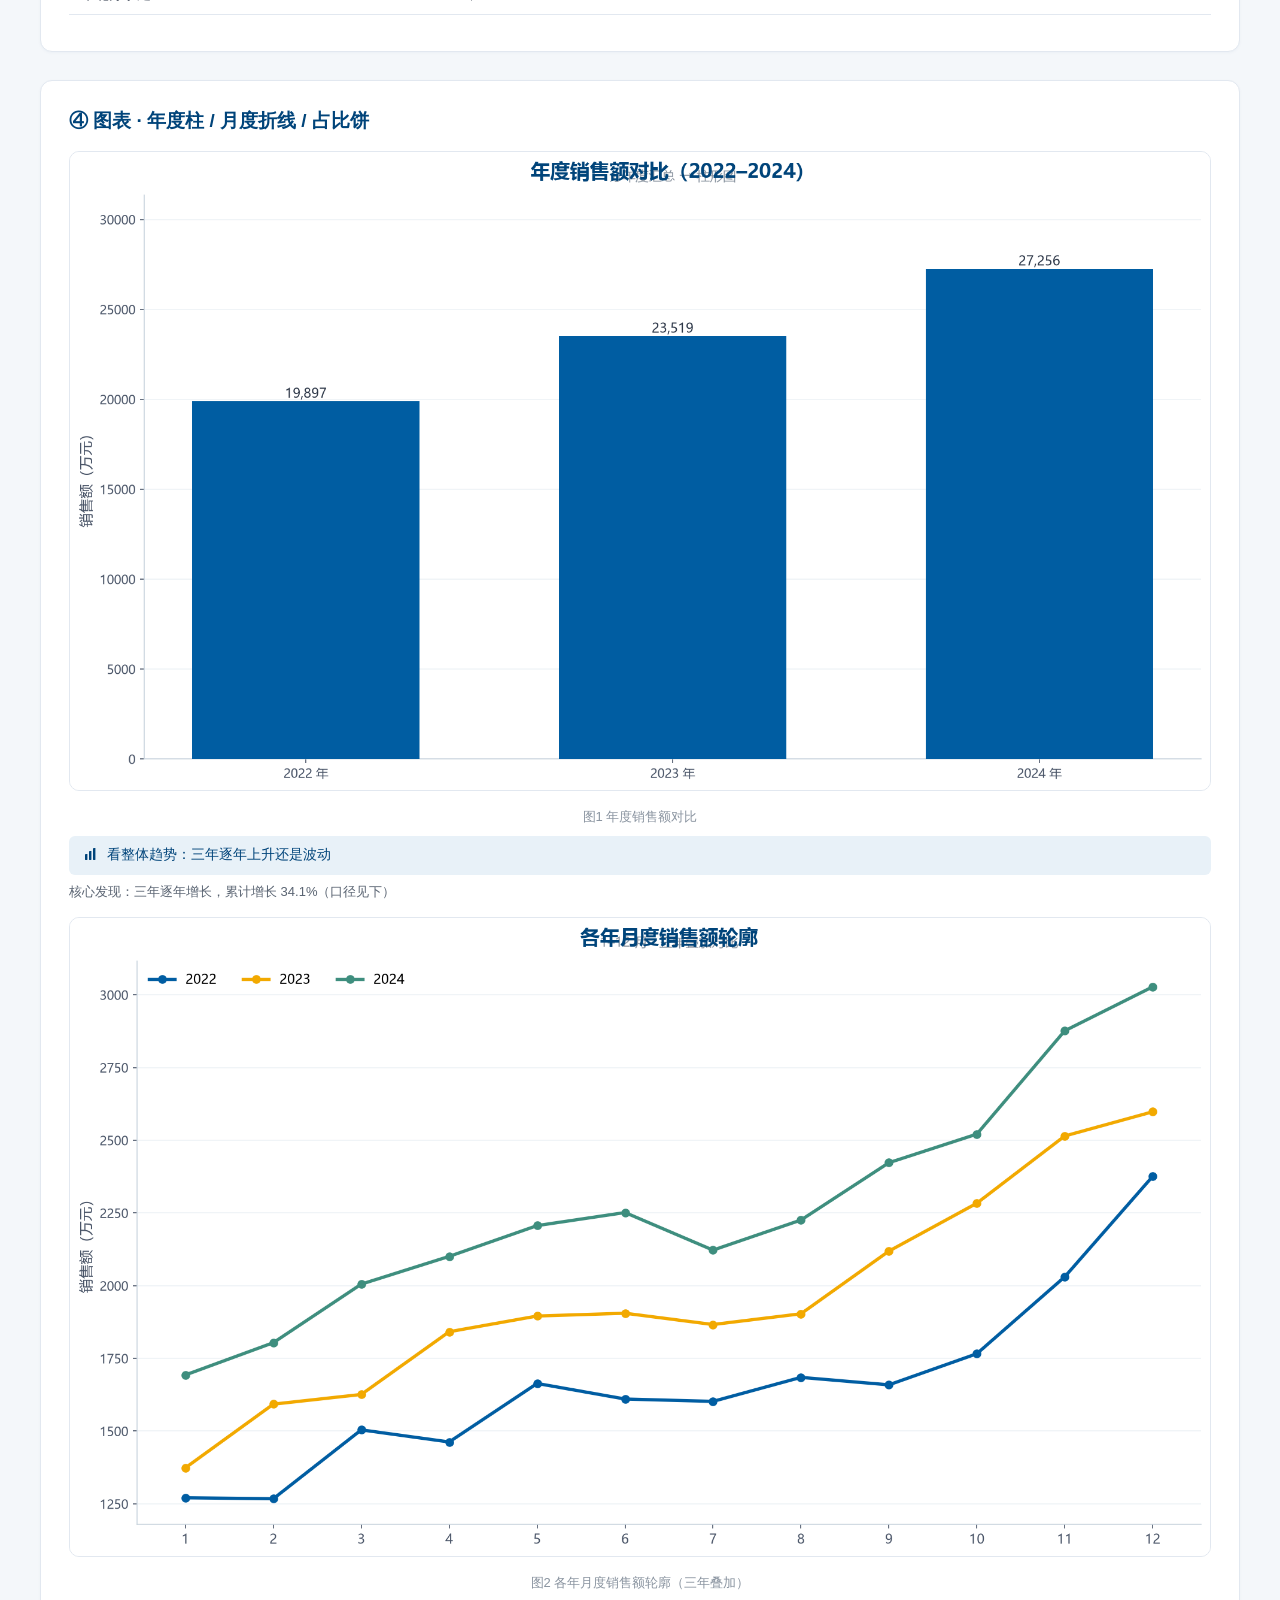
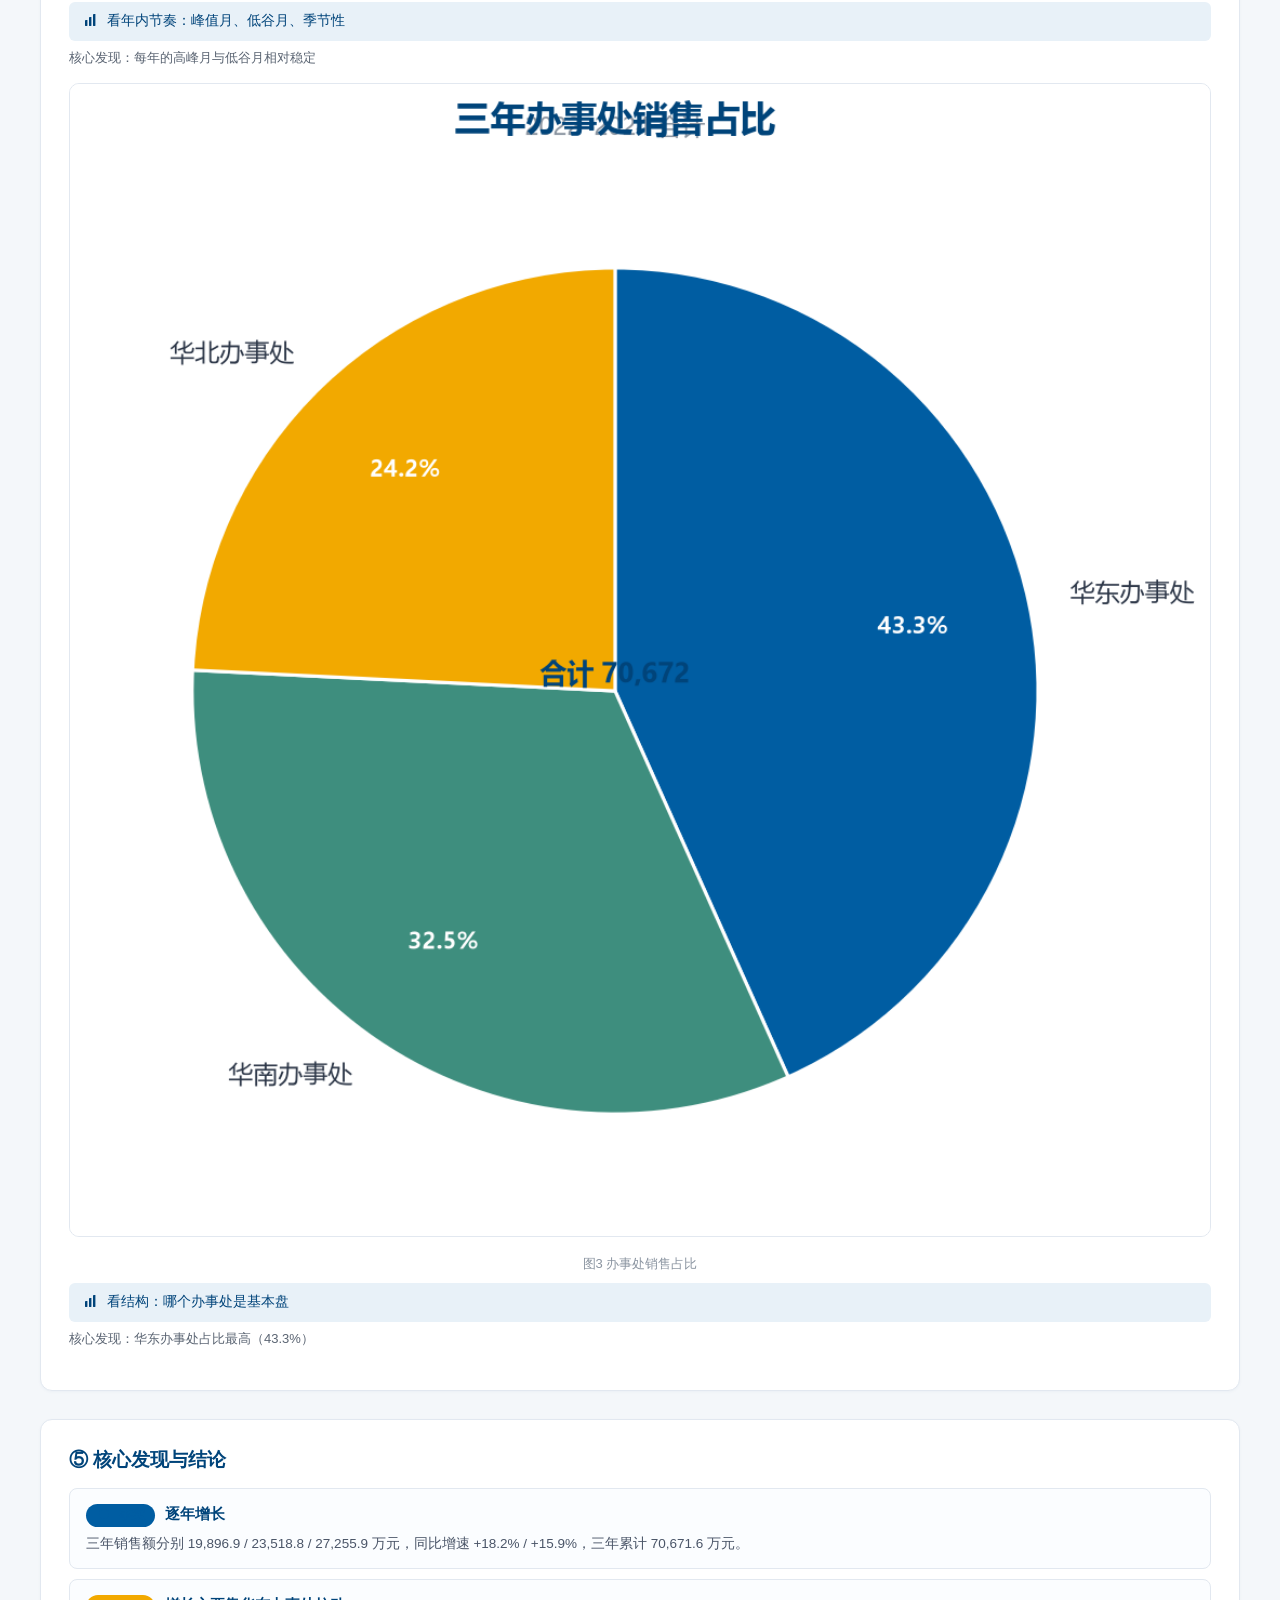
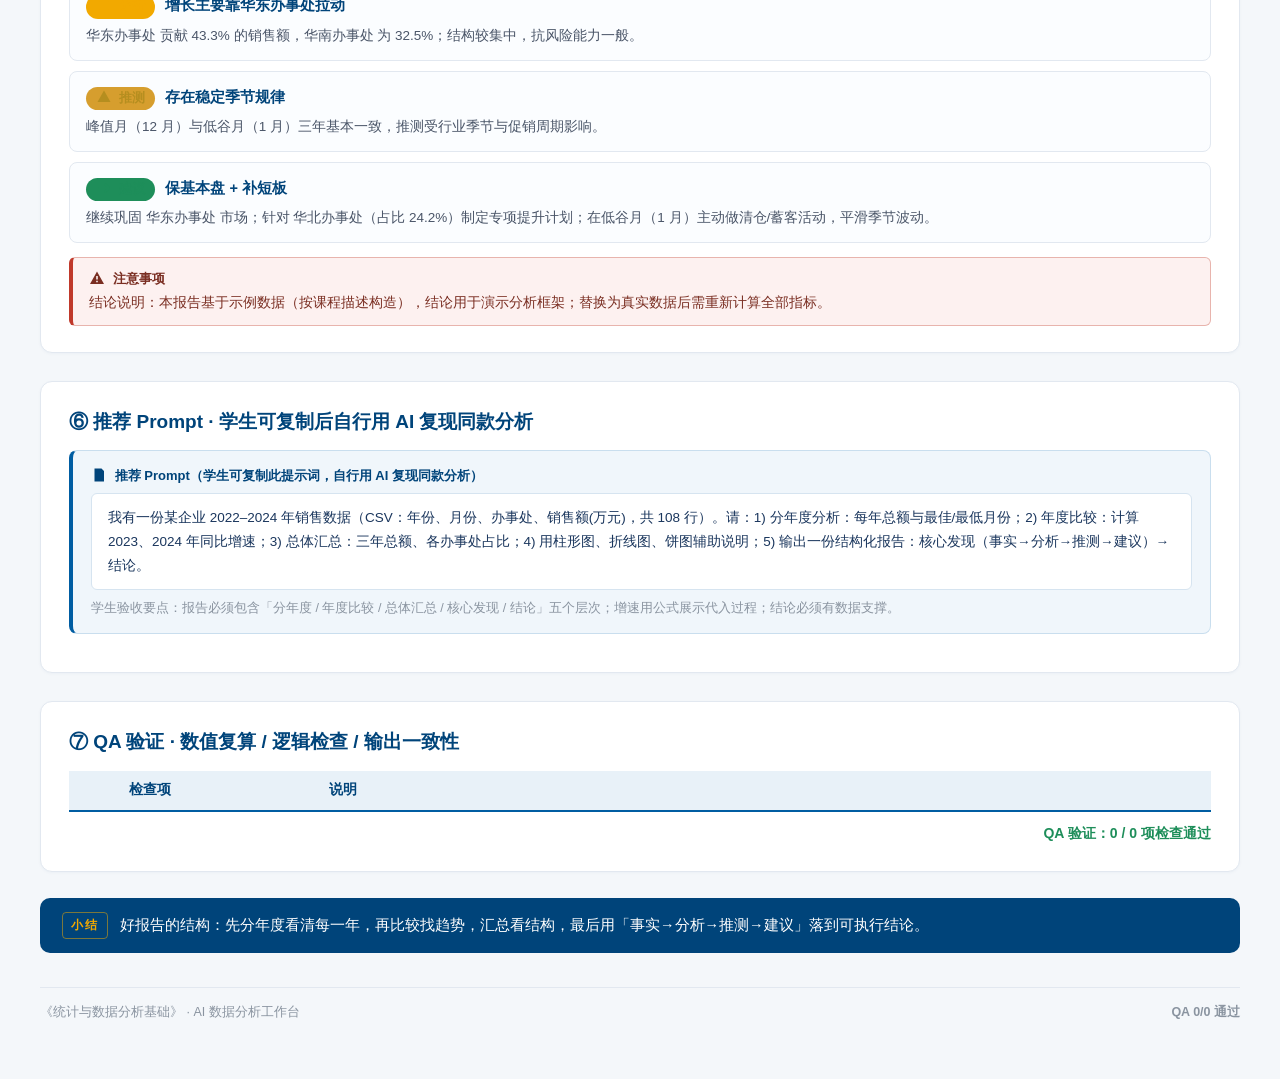
<file: output/task10/report.html>
<!DOCTYPE html>
<html lang="zh-CN">
<head>
<meta charset="UTF-8">
<meta name="viewport" content="width=device-width, initial-scale=1.0">
<title>任务10 制作销售数据分析报告 · AI 数据分析工作台</title>
<style>
/* ============================================================
   AI 数据分析工作台 — 人邮蓝主题样式表
   对齐参考 PPT：顶部小标签 + 大标题 + 结构化卡片 + 推荐 Prompt 框 + 底部小结条
   ============================================================ */
:root {
  --brand: #005DA2;
  --brand-dark: #00447A;
  --brand-light: #E8F1F8;
  --accent: #F2A900;
  --ok: #1E8E5A;
  --bad: #C0392B;
  --gray: #8A94A0;
  --text: #2D3748;
  --line: #E2E8F0;
  --bg: #F4F7FA;
}

* { box-sizing: border-box; margin: 0; padding: 0; }

html { scroll-behavior: smooth; }

body {
  font-family: "Microsoft YaHei", "微软雅黑", "PingFang SC", "Helvetica Neue", Arial, sans-serif;
  background: var(--bg);
  color: var(--text);
  font-size: 15px;
  line-height: 1.7;
}

/* ---------- 内联 SVG 通用样式 ---------- */
.ic { width: 16px; height: 16px; vertical-align: -3px; margin-right: 4px; }
.ic-ok { color: var(--ok); }
.ic-bad { color: var(--bad); }

.page {
  max-width: 1280px;
  margin: 0 auto;
  padding: 30px 40px 56px;
}

/* ---------- 顶部小标签（对齐参考 PPT「AI DATA ANALYSIS」） ---------- */
.top-tag {
  font-size: 10px;
  letter-spacing: 4px;
  text-transform: uppercase;
  color: var(--gray);
  margin-bottom: 8px;
  font-weight: 600;
}

/* ---------- 页头 ---------- */
.page-head {
  display: flex;
  justify-content: space-between;
  align-items: flex-start;
  border-bottom: 3px solid var(--brand);
  padding-bottom: 18px;
  margin-bottom: 18px;
}
.task-tag {
  display: inline-block;
  background: var(--brand-light);
  color: var(--brand-dark);
  font-size: 13px;
  font-weight: 600;
  padding: 3px 14px;
  border-radius: 20px;
  margin-bottom: 10px;
}
.page-head h1 { font-size: 30px; color: var(--brand-dark); font-weight: 700; letter-spacing: 0.5px; }
.task-sub { font-size: 15px; color: var(--gray); margin-top: 6px; }
.head-right { text-align: right; flex-shrink: 0; }
.logo { font-size: 17px; font-weight: 700; color: var(--brand); }
.head-date { font-size: 12.5px; color: var(--gray); margin-top: 4px; }

/* ---------- 示例数据横幅 ---------- */
.sample-banner {
  background: #FFF7E6;
  border: 1px solid #F5D89A;
  color: #7A5A00;
  border-radius: 8px;
  padding: 10px 18px;
  font-size: 13.5px;
  margin-bottom: 24px;
}

/* ---------- 内容块 ---------- */
.content { display: flex; flex-direction: column; gap: 28px; }
.block {
  background: #fff;
  border: 1px solid var(--line);
  border-radius: 12px;
  padding: 24px 28px 26px;
  box-shadow: 0 1px 3px rgba(0, 68, 122, 0.04);
}
.block-title {
  font-size: 19px;
  font-weight: 700;
  color: var(--brand-dark);
  margin-bottom: 6px;
  display: flex;
  align-items: center;
  gap: 8px;
}
.block-title .idx {
  display: inline-flex;
  align-items: center;
  justify-content: center;
  width: 26px; height: 26px;
  border-radius: 6px;
  background: var(--brand);
  color: #fff;
  font-size: 14px;
  font-weight: 700;
  flex-shrink: 0;
}
.block-title .sub-tag { font-size: 12px; color: var(--gray); font-weight: 400; margin-left: auto; }
.block-body { margin-top: 12px; }

/* ---------- 讲解要点 callout ---------- */
.callout {
  margin-top: 14px;
  background: #F7FAFC;
  border-left: 4px solid var(--accent);
  border-radius: 6px;
  padding: 10px 16px;
  font-size: 13.5px;
  color: #5A6472;
}
.callout-label { font-weight: 700; color: #B8860B; margin-bottom: 2px; font-size: 13px; }
.callout-text { line-height: 1.65; }

/* ---------- 警示框 ---------- */
.warn {
  margin-top: 14px;
  background: #FDF1F0;
  border: 1px solid #E8B4AD;
  border-left: 4px solid var(--bad);
  border-radius: 6px;
  padding: 10px 16px;
  font-size: 13.5px;
  color: #7A2E22;
}
.warn-label { font-weight: 700; margin-bottom: 2px; font-size: 13px; }

/* ---------- 表格 ---------- */
.tbl {
  width: 100%;
  border-collapse: collapse;
  font-size: 13.5px;
  margin: 10px 0;
}
.tbl caption {
  font-size: 13px;
  color: var(--gray);
  text-align: left;
  padding: 4px 0 8px;
}
.tbl th {
  background: var(--brand-light);
  color: var(--brand-dark);
  font-weight: 700;
  text-align: left;
  padding: 8px 12px;
  border-bottom: 2px solid var(--brand);
  white-space: nowrap;
}
.tbl td {
  padding: 7px 12px;
  border-bottom: 1px solid var(--line);
}
.tbl tbody tr:nth-child(even) { background: #F9FBFD; }
.tbl.small { font-size: 12.5px; }
.tbl.small th, .tbl.small td { padding: 5px 9px; }

/* ---------- 公式四件套 ---------- */
.formula-card {
  border: 1px solid var(--line);
  border-left: 4px solid var(--brand);
  border-radius: 8px;
  margin: 10px 0;
  background: #FBFDFF;
  overflow: hidden;
}
.f-line {
  display: flex;
  padding: 8px 16px;
  border-bottom: 1px dashed #EAF0F5;
  font-size: 14px;
}
.f-line:last-child { border-bottom: none; }
.f-label {
  flex: 0 0 64px;
  font-weight: 700;
  color: var(--brand-dark);
  font-size: 13px;
  padding-top: 1px;
}
.f-formula { font-weight: 600; color: #1A365D; }
.f-sub { color: #4A5568; }
.f-result { font-weight: 700; color: var(--brand); font-size: 15px; }
.f-int { color: #4A5568; }

/* ---------- 指标网格 ---------- */
.metric-grid {
  display: grid;
  grid-template-columns: repeat(auto-fit, minmax(180px, 1fr));
  gap: 12px;
  margin: 12px 0;
}
.metric {
  background: var(--brand-light);
  border-radius: 10px;
  padding: 14px 16px;
  text-align: center;
  border: 1px solid #D6E4F0;
}
.metric-label { font-size: 12.5px; color: var(--brand-dark); }
.metric-value { font-size: 22px; font-weight: 800; color: var(--brand-dark); margin: 4px 0; }
.metric-note { font-size: 12px; color: #5A6472; }

/* ---------- 图表 ---------- */
.fig { margin: 14px 0; }
.fig img {
  width: 100%;
  height: auto;
  border: 1px solid var(--line);
  border-radius: 10px;
  background: #fff;
}
.fig figcaption {
  font-size: 13px;
  color: var(--gray);
  margin-top: 8px;
  text-align: center;
}
.fig-purpose {
  margin-top: 8px;
  background: var(--brand-light);
  border-radius: 6px;
  padding: 8px 14px;
  font-size: 13.5px;
  color: var(--brand-dark);
}
.fig-note { margin-top: 6px; font-size: 13px; color: #5A6472; }

/* ---------- 分层结论 ---------- */
.finding {
  border: 1px solid var(--line);
  border-radius: 8px;
  padding: 12px 16px;
  margin: 10px 0;
  background: #FBFDFF;
}
.f-badge {
  display: inline-block;
  font-weight: 700;
  font-size: 12.5px;
  margin-right: 10px;
  padding: 1px 10px;
  border-radius: 12px;
  color: #fff;
}
.f-title { font-weight: 700; font-size: 14.5px; color: var(--brand-dark); }
.f-text { margin-top: 6px; font-size: 13.5px; color: #4A5568; line-height: 1.7; }
.f-事实 .f-badge { background: var(--brand); }
.f-分析 .f-badge { background: var(--accent); color: #7A5A00; }
.f-推测 .f-badge { background: #D69E2E; }
.f-建议 .f-badge { background: var(--ok); }
.f-警示 .f-badge { background: var(--bad); }

/* ---------- 编号步骤卡（对齐参考 PPT） ---------- */
.step-card {
  display: flex;
  gap: 14px;
  border: 1px solid var(--line);
  border-radius: 10px;
  padding: 14px 18px;
  margin: 12px 0;
  background: #FBFDFF;
}
.step-num {
  flex: 0 0 34px;
  height: 34px;
  border-radius: 50%;
  background: var(--brand);
  color: #fff;
  font-weight: 800;
  font-size: 16px;
  display: flex;
  align-items: center;
  justify-content: center;
  margin-top: 2px;
}
.step-num-q { background: #F2A900; }
.step-num-d { background: #1E8E5A; }
.step-num-g { background: #8E5FA2; }
.step-body { flex: 1; }
.step-title { font-weight: 700; color: var(--brand-dark); font-size: 14.5px; margin-bottom: 4px; }
.step-text { font-size: 13.5px; color: #4A5568; }

/* ---------- D/I/G 大字母块（对齐参考 PPT） ---------- */
.dig-grid { display: grid; grid-template-columns: repeat(auto-fit, minmax(240px, 1fr)); gap: 14px; margin: 12px 0; }
.dig-card {
  border: 1px solid var(--line);
  border-radius: 10px;
  padding: 18px;
  background: #fff;
  border-top: 4px solid var(--brand);
}
.dig-letter {
  font-size: 30px;
  font-weight: 900;
  color: var(--brand);
  margin-bottom: 6px;
  letter-spacing: 1px;
}
.dig-title { font-weight: 700; color: var(--brand-dark); margin-bottom: 6px; }
.dig-text { font-size: 13px; color: #4A5568; line-height: 1.65; }

/* ---------- 推荐 Prompt 框（对齐参考 PPT） ---------- */
.prompt-box {
  background: #F0F6FB;
  border: 1px solid #C9DEEE;
  border-left: 4px solid var(--brand);
  border-radius: 8px;
  padding: 14px 18px;
  margin: 12px 0;
}
.prompt-label {
  font-size: 13px;
  font-weight: 700;
  color: var(--brand-dark);
  margin-bottom: 6px;
}
.prompt-text {
  background: #fff;
  border: 1px solid #D6E4F0;
  border-radius: 6px;
  padding: 12px 16px;
  font-size: 13.5px;
  color: #1A365D;
  line-height: 1.75;
  white-space: pre-wrap;
  font-family: inherit;
}
.prompt-note { margin-top: 8px; font-size: 12.5px; color: var(--gray); }

/* ---------- QA ---------- */
.qa-tbl { margin-top: 10px; }
.qa-ok td { color: var(--ok); }
.qa-fail td { color: var(--bad); background: #FDF1F0; }
.qa-icon { text-align: center; }
.qa-name { font-weight: 600; }
.qa-total {
  margin-top: 10px;
  font-size: 14px;
  font-weight: 700;
  color: var(--ok);
  text-align: right;
}
.qa-total-fail { color: var(--bad); }

/* ---------- 底部小结条（对齐参考 PPT 每页底部小结） ---------- */
.bottom-note {
  margin-top: 26px;
  background: var(--brand-dark);
  color: #fff;
  border-radius: 10px;
  padding: 14px 22px;
  font-size: 14.5px;
  display: flex;
  align-items: center;
  gap: 12px;
}
.bottom-note .bn-label {
  flex-shrink: 0;
  font-size: 12px;
  font-weight: 700;
  letter-spacing: 2px;
  color: var(--accent);
  border: 1px solid rgba(242, 169, 0, 0.5);
  border-radius: 4px;
  padding: 2px 8px;
}
.bottom-note .bn-text { line-height: 1.6; }

/* ---------- 页脚 ---------- */
.page-foot {
  margin-top: 34px;
  border-top: 1px solid var(--line);
  padding-top: 14px;
}
.foot-inner {
  display: flex;
  justify-content: space-between;
  font-size: 12.5px;
  color: var(--gray);
}
.qa-summary { font-weight: 600; }

/* ============================================================
   首页（index.html）
   ============================================================ */
.hero { text-align: center; padding: 36px 0 10px; }
.hero .top-tag { text-align: center; margin-bottom: 10px; }
.hero h1 { font-size: 40px; color: var(--brand-dark); font-weight: 800; letter-spacing: 2px; }
.hero .hero-sub { font-size: 16px; color: var(--gray); margin-top: 10px; }
.hero .hero-desc { font-size: 13.5px; color: var(--gray); margin-top: 6px; }

.feature-grid {
  display: grid;
  grid-template-columns: repeat(3, 1fr);
  gap: 16px;
  margin: 26px 0 34px;
}
.feature-card {
  background: #fff;
  border: 1px solid var(--line);
  border-top: 4px solid var(--brand);
  border-radius: 12px;
  padding: 18px 20px;
  text-align: left;
}
.feature-card .fc-icon { font-size: 24px; }
.feature-card .fc-title { font-weight: 700; color: var(--brand-dark); font-size: 15.5px; margin: 6px 0 4px; }
.feature-card .fc-text { font-size: 13px; color: #5A6472; }

.task-section-title {
  font-size: 15px;
  font-weight: 700;
  color: var(--brand-dark);
  margin: 8px 0 4px;
  letter-spacing: 1px;
}
.task-section-sub { font-size: 12.5px; color: var(--gray); margin-bottom: 14px; }

.task-grid {
  display: grid;
  grid-template-columns: repeat(5, 1fr);
  gap: 14px;
}
.task-card {
  display: block;
  background: #fff;
  border: 1px solid var(--line);
  border-radius: 12px;
  padding: 16px 16px 14px;
  text-decoration: none;
  color: var(--text);
  transition: all 0.15s ease;
  border-top: 4px solid var(--brand);
}
.task-card:hover {
  transform: translateY(-3px);
  box-shadow: 0 8px 20px rgba(0, 68, 122, 0.12);
  border-color: var(--brand);
}
.task-card .tc-no {
  font-size: 12px;
  font-weight: 700;
  color: var(--brand);
  letter-spacing: 1px;
}
.task-card .tc-title { font-weight: 700; font-size: 14.5px; color: var(--brand-dark); margin: 6px 0 3px; }
.task-card .tc-sub { font-size: 12px; color: var(--gray); line-height: 1.5; }
.task-card .tc-status {
  display: inline-block;
  margin-top: 10px;
  font-size: 11.5px;
  font-weight: 600;
  color: var(--ok);
  background: #E8F5EE;
  border-radius: 10px;
  padding: 1px 10px;
}
.task-card.placeholder {
  background: #F1F3F5;
  border-top-color: #B9C2CB;
  cursor: not-allowed;
  filter: grayscale(0.6);
}
.task-card.placeholder .tc-title { color: #6B7683; }
.task-card.placeholder .tc-status { color: #8A94A0; background: #E4E8EC; }

.footer-note { text-align: center; font-size: 12.5px; color: var(--gray); margin-top: 34px; line-height: 1.8; }

/* ---------- 响应式（手机） ---------- */
@media (max-width: 900px) {
  .task-grid { grid-template-columns: repeat(2, 1fr); }
  .feature-grid { grid-template-columns: 1fr; }
  .page { padding: 20px 16px 40px; }
  .page-head { flex-direction: column; gap: 10px; }
  .head-right { text-align: left; }
  .block { padding: 18px 16px; }
  .f-line { flex-direction: column; gap: 2px; }
  .f-label { flex: none; }
  .step-card { flex-direction: column; gap: 8px; }
}

</style>
</head>
<body>
<div class="page">
  <div class="top-tag">AI DATA ANALYSIS</div>
  <header class="page-head">
    <div class="head-left">
      <div class="task-tag">任务 10 · 第10章 制作数据分析报告</div>
      <h1>制作销售数据分析报告</h1>
      <div class="task-sub">分年度分析 · 年度比较 · 总体汇总 · 结论</div>
    </div>
    <div class="head-right">
      <div class="logo">AI 数据分析工作台</div>
      <div class="head-date">课堂演示报告 · 2026-08-31</div>
    </div>
  </header>

  <div class="sample-banner">{_SVG_WARN} 示例数据，非课程原始数据。本工作台内置的数据按课程文字描述构造，用于演示分析流程；教师可替换为真实数据后重跑同一流程。</div>

  <main class="content">
<section class="block" id="need"><h2 class="block-title">① 需求 · 先明确问题，再动手分析（DIG 起点）</h2><div class="block-body">
    <div class="step-card"><div class="step-num step-num-q">Q</div><div class="step-body">
      <div class="step-title">要回答的业务问题</div><div class="step-text">这家企业三年（2022–2024）的销售表现如何？增长还是下滑？各办事处贡献多大？下一步经营重点放在哪？</div></div></div>
    <div class="step-card"><div class="step-num step-num-d">D</div><div class="step-body">
      <div class="step-title">数据来源</div><div class="step-text">3 年 × 12 月 × 3 办事处 = 108 行：年份 / 月份 / 办事处 / 销售额(万元)（示例数据按课程描述构造）</div></div></div>
    <div class="step-card"><div class="step-num step-num-g">G</div><div class="step-body">
      <div class="step-title">希望的结果</div><div class="step-text">产出一份完整分析报告：分年度分析 → 年度比较 → 总体汇总 → 核心发现 → 结论与建议</div></div></div>
    </div></section>
<section class="block" id="describe"><h2 class="block-title">② D 描述数据 · 先理解数据，再分析</h2><div class="block-body"><div class="metric-grid"><div class="metric"><div class="metric-label">记录数</div><div class="metric-value">108</div><div class="metric-note">行</div></div><div class="metric"><div class="metric-label">字段数</div><div class="metric-value">4</div><div class="metric-note">列</div></div><div class="metric"><div class="metric-label">年份跨度</div><div class="metric-value">3 年</div><div class="metric-note">2022~2024</div></div><div class="metric"><div class="metric-label">办事处</div><div class="metric-value">3 个</div><div class="metric-note">华东/华北/华南</div></div></div><table class="tbl"><caption>表：数据字段概况（Describe 结果）</caption><thead><tr><th>字段</th><th>类型</th><th>缺失</th><th>缺失率</th><th>唯一值</th><th>样例</th></tr></thead><tbody><tr><td>年份</td><td>数值</td><td>0</td><td>0.0%</td><td>3</td><td>2022、2023 …</td></tr><tr><td>月份</td><td>数值</td><td>0</td><td>0.0%</td><td>12</td><td>1、2 …</td></tr><tr><td>办事处</td><td>文本</td><td>0</td><td>0.0%</td><td>3</td><td>华东办事处、华南办事处 …</td></tr><tr><td>销售额(万元)</td><td>数值</td><td>0</td><td>0.0%</td><td>108</td><td>540.2、393.4 …</td></tr></tbody></table><table class="tbl small"><caption>表：数据示例（前 5 行）</caption><thead><tr><th>年份</th><th>月份</th><th>办事处</th><th>销售额(万元)</th></tr></thead><tbody><tr><td>2022</td><td>1</td><td>华东办事处</td><td>540.2</td></tr><tr><td>2022</td><td>1</td><td>华南办事处</td><td>393.4</td></tr><tr><td>2022</td><td>1</td><td>华北办事处</td><td>337.2</td></tr><tr><td>2022</td><td>2</td><td>华东办事处</td><td>591.4</td></tr><tr><td>2022</td><td>2</td><td>华南办事处</td><td>398.5</td></tr></tbody></table></div></section>
<section class="block" id="dig"><h2 class="block-title">③ I 挖掘数据 · 分年度 → 比较 → 汇总</h2><div class="block-body"><div class="step-card"><div class="step-num">1</div><div class="step-body"><div class="step-title">分年度分析</div><div class="step-text">先看每一年：总额多少、哪个月最高/最低，形成「年度画像」。</div></div></div><table class="tbl"><caption>表 1 分年度销售概况</caption><thead><tr><th>年份</th><th>销售总额(万元)</th><th>最佳月份</th><th>最低月份</th></tr></thead><tbody><tr><td>2022</td><td>19,896.9</td><td>12 月</td><td>2 月</td></tr><tr><td>2023</td><td>23,518.8</td><td>12 月</td><td>1 月</td></tr><tr><td>2024</td><td>27,255.9</td><td>12 月</td><td>1 月</td></tr></tbody></table><div class="step-card"><div class="step-num">2</div><div class="step-body"><div class="step-title">年度比较（同比）</div><div class="step-text">同比增速 = (本年 − 上年) / 上年，判断增长势头。</div></div></div><div class="formula-card"><div class="f-line"><span class="f-label">2023 同比增速</span><span class="f-formula">(Y₂₀₂₃ − Y₂₀₂₂) / Y₂₀₂₂</span></div><div class="f-line"><span class="f-label">代入</span><span class="f-sub">(23,518.8 − 19,896.9) / 19,896.9</span></div><div class="f-line"><span class="f-label">结果</span><span class="f-result">+18.2%</span></div><div class="f-line"><span class="f-label">解释</span><span class="f-int">2023 年较 2022 年增长 18.2%。</span></div></div><div class="formula-card"><div class="f-line"><span class="f-label">2024 同比增速</span><span class="f-formula">(Y₂₀₂₄ − Y₂₀₂₃) / Y₂₀₂₃</span></div><div class="f-line"><span class="f-label">代入</span><span class="f-sub">(27,255.9 − 23,518.8) / 23,518.8</span></div><div class="f-line"><span class="f-label">结果</span><span class="f-result">+15.9%</span></div><div class="f-line"><span class="f-label">解释</span><span class="f-int">2024 年较 2023 年增长 15.9%。</span></div></div><table class="tbl small"><caption>表 2 月度销售额对比（透视表：行=月份，列=年份）</caption><thead><tr><th>月份</th><th>2022 年</th><th>2023 年</th><th>2024 年</th></tr></thead><tbody><tr><td>1</td><td>1,270.8</td><td>1,373.7</td><td>1,693</td></tr><tr><td>2</td><td>1,267.4</td><td>1,592.6</td><td>1,803.9</td></tr><tr><td>3</td><td>1,504.2</td><td>1,625.9</td><td>2,005.2</td></tr><tr><td>4</td><td>1,462.6</td><td>1,841.6</td><td>2,100.7</td></tr><tr><td>5</td><td>1,663.8</td><td>1,895.6</td><td>2,206.5</td></tr><tr><td>6</td><td>1,610.2</td><td>1,905.2</td><td>2,251.4</td></tr><tr><td>7</td><td>1,602.1</td><td>1,866.4</td><td>2,122.2</td></tr><tr><td>8</td><td>1,684.7</td><td>1,903.3</td><td>2,225.6</td></tr><tr><td>9</td><td>1,659</td><td>2,118.7</td><td>2,422.7</td></tr><tr><td>10</td><td>1,765.9</td><td>2,283.4</td><td>2,521</td></tr><tr><td>11</td><td>2,030.4</td><td>2,514.6</td><td>2,876.3</td></tr><tr><td>12</td><td>2,375.8</td><td>2,597.8</td><td>3,027.4</td></tr></tbody></table><div class="step-card"><div class="step-num">3</div><div class="step-body"><div class="step-title">总体汇总（三年合计）</div><div class="step-text">把三年数据汇总：总销售额、各办事处贡献度，看结构。</div></div></div><div class="formula-card"><div class="f-line"><span class="f-label">三年销售总额</span><span class="f-formula">Σ 各年总额</span></div><div class="f-line"><span class="f-label">代入</span><span class="f-sub">19,896.9 + 23,518.8 + 27,255.9</span></div><div class="f-line"><span class="f-label">结果</span><span class="f-result">70,671.6</span></div><div class="f-line"><span class="f-label">解释</span><span class="f-int">三年累计销售 70,671.6 万元。</span></div></div><table class="tbl"><caption>表 3 办事处销售贡献（降序）</caption><thead><tr><th>办事处</th><th>三年销售额(万元)</th><th>占比</th></tr></thead><tbody><tr><td>华东办事处</td><td>30,592.4</td><td>43.3%</td></tr><tr><td>华南办事处</td><td>22,966.9</td><td>32.5%</td></tr><tr><td>华北办事处</td><td>17,112.3</td><td>24.2%</td></tr></tbody></table></div></section>
<section class="block"><h2 class="block-title">④ 图表 · 年度柱 / 月度折线 / 占比饼</h2><div class="block-body"><figure class="fig"><img src="charts/10_year_bar.png" alt="图1 年度销售额对比"><figcaption>图1 年度销售额对比</figcaption><div class="fig-purpose"><svg class="ic" viewBox="0 0 16 16" fill="currentColor" aria-hidden="true"><rect x="2" y="8" width="2.4" height="6" rx=".4"/><rect x="6" y="5" width="2.4" height="9" rx=".4"/><rect x="10" y="2" width="2.4" height="12" rx=".4"/></svg> 看整体趋势：三年逐年上升还是波动</div><div class="fig-note">核心发现：三年逐年增长，累计增长 34.1%（口径见下）</div></figure><figure class="fig"><img src="charts/10_month_line.png" alt="图2 各年月度销售额轮廓（三年叠加）"><figcaption>图2 各年月度销售额轮廓（三年叠加）</figcaption><div class="fig-purpose"><svg class="ic" viewBox="0 0 16 16" fill="currentColor" aria-hidden="true"><rect x="2" y="8" width="2.4" height="6" rx=".4"/><rect x="6" y="5" width="2.4" height="9" rx=".4"/><rect x="10" y="2" width="2.4" height="12" rx=".4"/></svg> 看年内节奏：峰值月、低谷月、季节性</div><div class="fig-note">核心发现：每年的高峰月与低谷月相对稳定</div></figure><figure class="fig"><img src="charts/10_office_pie.png" alt="图3 办事处销售占比"><figcaption>图3 办事处销售占比</figcaption><div class="fig-purpose"><svg class="ic" viewBox="0 0 16 16" fill="currentColor" aria-hidden="true"><rect x="2" y="8" width="2.4" height="6" rx=".4"/><rect x="6" y="5" width="2.4" height="9" rx=".4"/><rect x="10" y="2" width="2.4" height="12" rx=".4"/></svg> 看结构：哪个办事处是基本盘</div><div class="fig-note">核心发现：华东办事处占比最高（43.3%）</div></figure></div></section>
<section class="block" id="goal"><h2 class="block-title">⑤ 核心发现与结论</h2><div class="block-body"><div class="finding f-事实"><span class="f-badge" style="color:#005DA2"><svg class="ic" viewBox="0 0 16 16" fill="currentColor" aria-hidden="true"><circle cx="8" cy="8" r="5"/></svg> 事实</span><span class="f-title">逐年增长</span><div class="f-text">三年销售额分别 19,896.9 / 23,518.8 / 27,255.9 万元，同比增速 +18.2% / +15.9%，三年累计 70,671.6 万元。</div></div><div class="finding f-分析"><span class="f-badge" style="color:#F2A900"><svg class="ic" viewBox="0 0 16 16" fill="currentColor" aria-hidden="true"><rect x="3" y="3" width="10" height="10" rx="1.5"/></svg> 分析</span><span class="f-title">增长主要靠华东办事处拉动</span><div class="f-text">华东办事处 贡献 43.3% 的销售额，华南办事处 为 32.5%；结构较集中，抗风险能力一般。</div></div><div class="finding f-推测"><span class="f-badge" style="color:#B58E1F"><svg class="ic" viewBox="0 0 16 16" fill="currentColor" aria-hidden="true"><path d="M8 1.5 14.5 13H1.5z"/></svg> 推测</span><span class="f-title">存在稳定季节规律</span><div class="f-text">峰值月（12 月）与低谷月（1 月）三年基本一致，推测受行业季节与促销周期影响。</div></div><div class="finding f-建议"><span class="f-badge" style="color:#1E8E5A"><svg class="ic" viewBox="0 0 16 16" fill="currentColor" aria-hidden="true"><path d="M3 8h10M9 4l4 4-4 4" stroke="currentColor" stroke-width="1.8" fill="none" stroke-linecap="round" stroke-linejoin="round"/></svg> 建议</span><span class="f-title">保基本盘 + 补短板</span><div class="f-text">继续巩固 华东办事处 市场；针对 华北办事处（占比 24.2%）制定专项提升计划；在低谷月（1 月）主动做清仓/蓄客活动，平滑季节波动。</div></div><div class="warn"><div class="warn-label"><svg class="ic" viewBox="0 0 16 16" fill="currentColor" aria-hidden="true"><path d="M8 1.5 15 14H1zM7.2 6v3.6h1.6V6zm0 4.8v1.4h1.6v-1.4z"/></svg> 注意事项</div><div class="warn-text">结论说明：本报告基于示例数据（按课程描述构造），结论用于演示分析框架；替换为真实数据后需重新计算全部指标。</div></div></div></section>
<section class="block" id="prompt"><h2 class="block-title">⑥ 推荐 Prompt · 学生可复制后自行用 AI 复现同款分析</h2><div class="block-body"><div class="prompt-box"><div class="prompt-label"><svg class="ic" viewBox="0 0 16 16" fill="currentColor" aria-hidden="true"><path d="M3.5 1.5h7L13 4v10.5H3.5zM4.5 6.5h7M4.5 9h7M4.5 11.5h5"/></svg> 推荐 Prompt（学生可复制此提示词，自行用 AI 复现同款分析）</div><div class="prompt-text">我有一份某企业 2022–2024 年销售数据（CSV：年份、月份、办事处、销售额(万元)，共 108 行）。请：1) 分年度分析：每年总额与最佳/最低月份；2) 年度比较：计算 2023、2024 年同比增速；3) 总体汇总：三年总额、各办事处占比；4) 用柱形图、折线图、饼图辅助说明；5) 输出一份结构化报告：核心发现（事实→分析→推测→建议）→ 结论。</div><div class="prompt-note">学生验收要点：报告必须包含「分年度 / 年度比较 / 总体汇总 / 核心发现 / 结论」五个层次；增速用公式展示代入过程；结论必须有数据支撑。</div></div></div></section>
<section class="block" id="qa"><h2 class="block-title">⑦ QA 验证 · 数值复算 / 逻辑检查 / 输出一致性</h2><div class="block-body"><table class="tbl qa-tbl"><thead><tr><th style="width:48px"></th><th style="width:200px">检查项</th><th>说明</th></tr></thead><tbody></tbody></table><div class="qa-total ">QA 验证：0 / 0 项检查通过</div></div></section>
  </main>

  <div class="bottom-note"><span class="bn-label">小结</span><span class="bn-text">好报告的结构：先分年度看清每一年，再比较找趋势，汇总看结构，最后用「事实→分析→推测→建议」落到可执行结论。</span></div>

  <footer class="page-foot">
    <div class="foot-inner">
      <span>《统计与数据分析基础》 · AI 数据分析工作台</span>
      <span class="qa-summary">QA 0/0 通过</span>
    </div>
  </footer>
</div>
</body>
</html>
</file>
